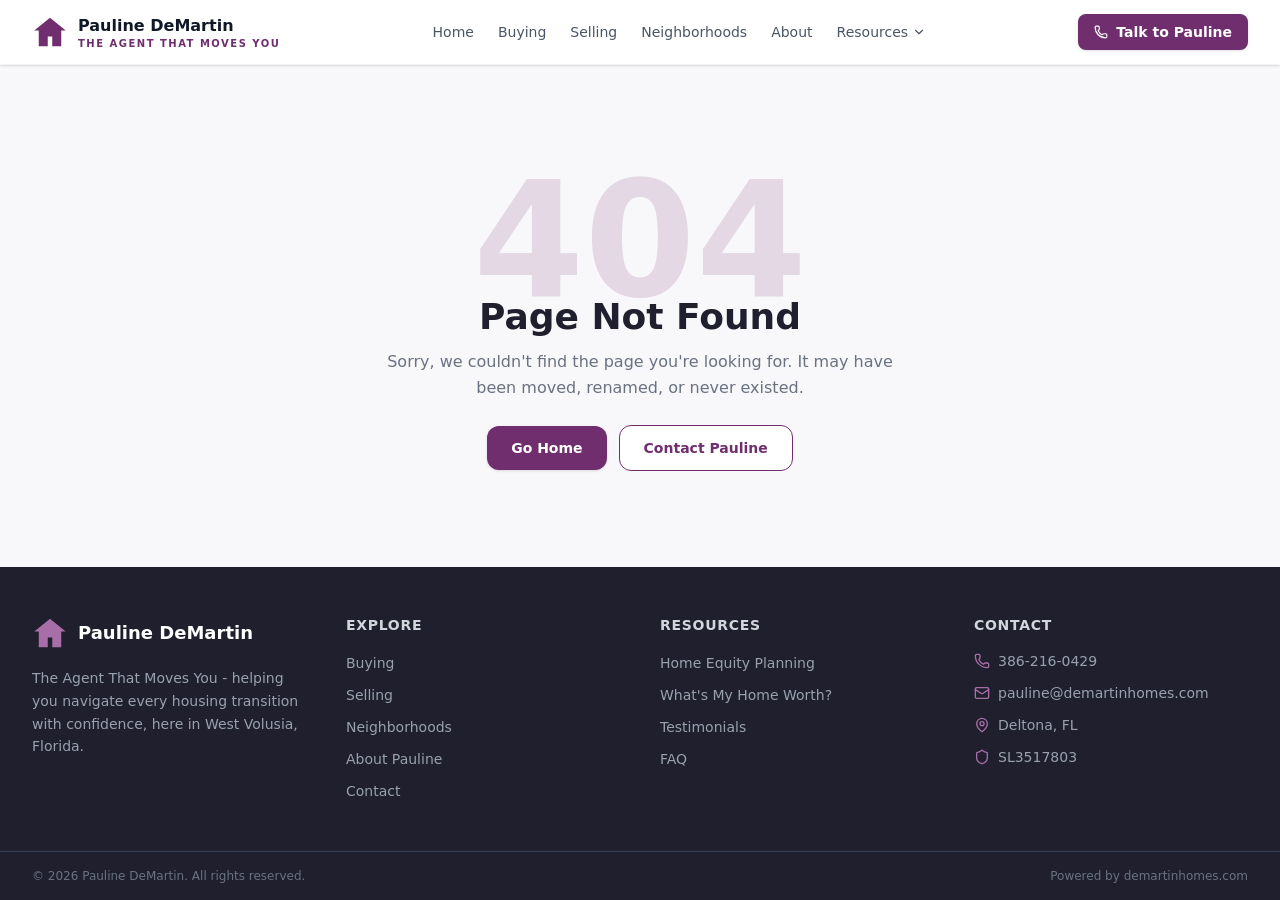
<file: 404/index.html>
<!DOCTYPE html><html lang="en" class="inter_5901b7c6-module__ec5Qua__variable"><head><meta charSet="utf-8"/><meta name="viewport" content="width=device-width, initial-scale=1"/><link rel="stylesheet" href="/_next/static/chunks/1o2__x182su04.css" data-precedence="next"/><link rel="preload" as="script" fetchPriority="low" href="/_next/static/chunks/21y3go662gzm2.js"/><script src="/_next/static/chunks/2o1jw19xgqkzz.js" async=""></script><script src="/_next/static/chunks/3peubv2924kx4.js" async=""></script><script src="/_next/static/chunks/turbopack-43fj6arzy7gf4.js" async=""></script><script src="/_next/static/chunks/05-c3ty_6dwfk.js" async=""></script><script src="/_next/static/chunks/14mrh2-p_w84d.js" async=""></script><script src="/_next/static/chunks/2yl7ev31m0ghk.js" async=""></script><meta name="robots" content="noindex"/><meta name="next-size-adjust" content=""/><title>Pauline DeMartin - The Agent That Moves You | West Volusia FL REALTOR</title><meta name="description" content="Pauline DeMartin helps people navigate every housing transition with confidence in West Volusia, Florida - with practical resources and clear, no-pressure guidance."/><link rel="icon" href="/favicon.ico?favicon.2vob68tjqpejf.ico" sizes="256x256" type="image/x-icon"/><script src="/_next/static/chunks/0cz1d0mv5g_q7.js" noModule=""></script></head><body class="font-sans antialiased"><div hidden=""><!--$--><!--/$--></div><div class="min-h-screen bg-[#F8F7FA] flex flex-col"><header class="sticky top-0 z-50 bg-white/95 backdrop-blur-sm border-b border-gray-100 shadow-sm"><div class="max-w-7xl mx-auto px-4 lg:px-8 flex items-center justify-between h-16"><a class="flex items-center gap-2.5 shrink-0 group" href="/"><svg viewBox="0 0 24 24" class="w-9 h-9 fill-[#702E6F] group-hover:fill-[#5A2559] transition-colors flex-shrink-0" aria-hidden="true"><path d="M12 2.5 1.5 11h3v10.5h6V15h3v6.5h6V11h3L12 2.5z"></path></svg><div class="leading-tight"><p class="text-base font-bold text-gray-900 tracking-normal antialiased subpixel-antialiased">Pauline DeMartin</p><p class="text-[10px] font-semibold text-[#702E6F] uppercase tracking-[0.15em]">The Agent That Moves You</p></div></a><nav class="hidden xl:flex items-center gap-6"><a class="text-sm font-medium transition-colors text-gray-600 hover:text-[#702E6F]" href="/">Home</a><a class="text-sm font-medium transition-colors text-gray-600 hover:text-[#702E6F]" href="/buyers/">Buying</a><a class="text-sm font-medium transition-colors text-gray-600 hover:text-[#702E6F]" href="/sellers/">Selling</a><a class="text-sm font-medium transition-colors text-gray-600 hover:text-[#702E6F]" href="/neighborhoods/">Neighborhoods</a><a class="text-sm font-medium transition-colors text-gray-600 hover:text-[#702E6F]" href="/about/">About</a><div class="relative group"><button type="button" class="flex items-center gap-1 text-sm font-medium text-gray-600 group-hover:text-[#702E6F] transition-colors">Resources <svg xmlns="http://www.w3.org/2000/svg" width="14" height="14" viewBox="0 0 24 24" fill="none" stroke="currentColor" stroke-width="2" stroke-linecap="round" stroke-linejoin="round" class="lucide lucide-chevron-down group-hover:rotate-180 transition-transform" aria-hidden="true"><path d="m6 9 6 6 6-6"></path></svg></button><div class="absolute right-0 top-full pt-3 opacity-0 invisible group-hover:opacity-100 group-hover:visible transition-all duration-150"><div class="w-60 bg-white rounded-xl border border-gray-100 shadow-lg py-2"><a class="block px-4 py-2 text-sm transition-colors text-gray-600 hover:text-[#702E6F] hover:bg-gray-50" href="/home-equity-planning/">Home Equity Planning</a><a class="block px-4 py-2 text-sm transition-colors text-gray-600 hover:text-[#702E6F] hover:bg-gray-50" href="/home-valuation/">What&#x27;s My Home Worth?</a><a class="block px-4 py-2 text-sm transition-colors text-gray-600 hover:text-[#702E6F] hover:bg-gray-50" href="/testimonials/">Testimonials</a><a class="block px-4 py-2 text-sm transition-colors text-gray-600 hover:text-[#702E6F] hover:bg-gray-50" href="/faq/">FAQ</a></div></div></div></nav><div class="flex items-center gap-3"><a class="hidden md:inline-flex items-center gap-2 bg-[#702E6F] hover:bg-[#5A2559] text-white text-sm font-semibold px-4 py-2 rounded-lg transition-colors shadow-sm" href="/contact/"><svg xmlns="http://www.w3.org/2000/svg" width="14" height="14" viewBox="0 0 24 24" fill="none" stroke="currentColor" stroke-width="2" stroke-linecap="round" stroke-linejoin="round" class="lucide lucide-phone" aria-hidden="true"><path d="M13.832 16.568a1 1 0 0 0 1.213-.303l.355-.465A2 2 0 0 1 17 15h3a2 2 0 0 1 2 2v3a2 2 0 0 1-2 2A18 18 0 0 1 2 4a2 2 0 0 1 2-2h3a2 2 0 0 1 2 2v3a2 2 0 0 1-.8 1.6l-.468.351a1 1 0 0 0-.292 1.233 14 14 0 0 0 6.392 6.384"></path></svg>Talk to Pauline</a><button class="xl:hidden p-2 text-gray-600 hover:text-[#702E6F] rounded-md" aria-label="Toggle menu"><svg xmlns="http://www.w3.org/2000/svg" width="22" height="22" viewBox="0 0 24 24" fill="none" stroke="currentColor" stroke-width="2" stroke-linecap="round" stroke-linejoin="round" class="lucide lucide-menu" aria-hidden="true"><path d="M4 5h16"></path><path d="M4 12h16"></path><path d="M4 19h16"></path></svg></button></div></div></header><main class="flex-1 flex items-center justify-center px-4 py-24"><div class="text-center max-w-lg"><div class="text-[120px] md:text-[160px] font-bold text-[#702E6F] leading-none opacity-15 select-none mb-0">404</div><div class="-mt-6 mb-6"><h1 class="text-3xl md:text-4xl font-bold text-[#1F1F2E] mb-3">Page Not Found</h1><p class="text-gray-500 text-base leading-relaxed">Sorry, we couldn&#x27;t find the page you&#x27;re looking for. It may have been moved, renamed, or never existed.</p></div><div class="flex flex-col sm:flex-row items-center justify-center gap-3"><a class="inline-block px-6 py-3 bg-[#702E6F] text-white font-semibold rounded-xl hover:bg-[#5A2559] transition-colors duration-200 text-sm shadow-sm w-full sm:w-auto" href="/">Go Home</a><a class="inline-block px-6 py-3 bg-white text-[#702E6F] font-semibold rounded-xl border border-[#702E6F] hover:bg-purple-50 transition-colors duration-200 text-sm w-full sm:w-auto" href="/contact/">Contact Pauline</a></div></div></main><footer class="bg-[#1F1F2E] text-white"><div class="max-w-7xl mx-auto px-4 sm:px-6 lg:px-8 py-12"><div class="grid grid-cols-1 sm:grid-cols-2 lg:grid-cols-4 gap-10"><div><div class="flex items-center gap-2.5 mb-4"><svg viewBox="0 0 24 24" class="w-9 h-9 fill-[#A86EA7] flex-shrink-0" aria-hidden="true"><path d="M12 2.5 1.5 11h3v10.5h6V15h3v6.5h6V11h3L12 2.5z"></path></svg><span class="font-semibold text-lg">Pauline DeMartin</span></div><p class="text-gray-400 text-sm leading-relaxed">The Agent That Moves You - helping you navigate every housing transition with confidence, here in West Volusia, Florida.</p></div><div><h3 class="font-semibold text-sm uppercase tracking-wider text-gray-300 mb-4">Explore</h3><ul class="space-y-2"><li><a class="text-gray-400 hover:text-[#A86EA7] text-sm transition-colors duration-150" href="/buyers/">Buying</a></li><li><a class="text-gray-400 hover:text-[#A86EA7] text-sm transition-colors duration-150" href="/sellers/">Selling</a></li><li><a class="text-gray-400 hover:text-[#A86EA7] text-sm transition-colors duration-150" href="/neighborhoods/">Neighborhoods</a></li><li><a class="text-gray-400 hover:text-[#A86EA7] text-sm transition-colors duration-150" href="/about/">About Pauline</a></li><li><a class="text-gray-400 hover:text-[#A86EA7] text-sm transition-colors duration-150" href="/contact/">Contact</a></li></ul></div><div><h3 class="font-semibold text-sm uppercase tracking-wider text-gray-300 mb-4">Resources</h3><ul class="space-y-2"><li><a class="text-gray-400 hover:text-[#A86EA7] text-sm transition-colors duration-150" href="/home-equity-planning/">Home Equity Planning</a></li><li><a class="text-gray-400 hover:text-[#A86EA7] text-sm transition-colors duration-150" href="/home-valuation/">What&#x27;s My Home Worth?</a></li><li><a class="text-gray-400 hover:text-[#A86EA7] text-sm transition-colors duration-150" href="/testimonials/">Testimonials</a></li><li><a class="text-gray-400 hover:text-[#A86EA7] text-sm transition-colors duration-150" href="/faq/">FAQ</a></li></ul></div><div><h3 class="font-semibold text-sm uppercase tracking-wider text-gray-300 mb-4">Contact</h3><ul class="space-y-3"><li class="flex items-start gap-2 text-sm text-gray-400"><svg xmlns="http://www.w3.org/2000/svg" width="16" height="16" viewBox="0 0 24 24" fill="none" stroke="currentColor" stroke-width="2" stroke-linecap="round" stroke-linejoin="round" class="lucide lucide-phone mt-0.5 text-[#A86EA7] flex-shrink-0" aria-hidden="true"><path d="M13.832 16.568a1 1 0 0 0 1.213-.303l.355-.465A2 2 0 0 1 17 15h3a2 2 0 0 1 2 2v3a2 2 0 0 1-2 2A18 18 0 0 1 2 4a2 2 0 0 1 2-2h3a2 2 0 0 1 2 2v3a2 2 0 0 1-.8 1.6l-.468.351a1 1 0 0 0-.292 1.233 14 14 0 0 0 6.392 6.384"></path></svg><a href="tel:386-216-0429" class="hover:text-[#A86EA7] transition-colors">386-216-0429</a></li><li class="flex items-start gap-2 text-sm text-gray-400"><svg xmlns="http://www.w3.org/2000/svg" width="16" height="16" viewBox="0 0 24 24" fill="none" stroke="currentColor" stroke-width="2" stroke-linecap="round" stroke-linejoin="round" class="lucide lucide-mail mt-0.5 text-[#A86EA7] flex-shrink-0" aria-hidden="true"><path d="m22 7-8.991 5.727a2 2 0 0 1-2.009 0L2 7"></path><rect x="2" y="4" width="20" height="16" rx="2"></rect></svg><a href="mailto:pauline@demartinhomes.com" class="hover:text-[#A86EA7] transition-colors break-all">pauline@demartinhomes.com</a></li><li class="flex items-start gap-2 text-sm text-gray-400"><svg xmlns="http://www.w3.org/2000/svg" width="16" height="16" viewBox="0 0 24 24" fill="none" stroke="currentColor" stroke-width="2" stroke-linecap="round" stroke-linejoin="round" class="lucide lucide-map-pin mt-0.5 text-[#A86EA7] flex-shrink-0" aria-hidden="true"><path d="M20 10c0 4.993-5.539 10.193-7.399 11.799a1 1 0 0 1-1.202 0C9.539 20.193 4 14.993 4 10a8 8 0 0 1 16 0"></path><circle cx="12" cy="10" r="3"></circle></svg><span>Deltona, FL</span></li><li class="flex items-start gap-2 text-sm text-gray-400"><svg xmlns="http://www.w3.org/2000/svg" width="16" height="16" viewBox="0 0 24 24" fill="none" stroke="currentColor" stroke-width="2" stroke-linecap="round" stroke-linejoin="round" class="lucide lucide-shield mt-0.5 text-[#A86EA7] flex-shrink-0" aria-hidden="true"><path d="M20 13c0 5-3.5 7.5-7.66 8.95a1 1 0 0 1-.67-.01C7.5 20.5 4 18 4 13V6a1 1 0 0 1 1-1c2 0 4.5-1.2 6.24-2.72a1.17 1.17 0 0 1 1.52 0C14.51 3.81 17 5 19 5a1 1 0 0 1 1 1z"></path></svg><span>SL3517803</span></li></ul></div></div></div><div class="border-t border-gray-700"><div class="max-w-7xl mx-auto px-4 sm:px-6 lg:px-8 py-4 flex flex-col sm:flex-row items-center justify-between gap-2"><p class="text-gray-500 text-xs">© <!-- -->2026<!-- --> Pauline DeMartin. All rights reserved.</p><p class="text-gray-500 text-xs">Powered by<!-- --> <a href="https://demartinhomes.com" class="hover:text-[#A86EA7] transition-colors">demartinhomes.com</a></p></div></div></footer></div><!--$--><!--/$--><script src="/_next/static/chunks/21y3go662gzm2.js" id="_R_" async=""></script><script>(self.__next_f=self.__next_f||[]).push([0])</script><script>self.__next_f.push([1,"1:\"$Sreact.fragment\"\n2:I[39756,[\"/_next/static/chunks/05-c3ty_6dwfk.js\",\"/_next/static/chunks/14mrh2-p_w84d.js\"],\"default\"]\n3:I[37457,[\"/_next/static/chunks/05-c3ty_6dwfk.js\",\"/_next/static/chunks/14mrh2-p_w84d.js\"],\"default\"]\n4:I[45678,[\"/_next/static/chunks/05-c3ty_6dwfk.js\",\"/_next/static/chunks/14mrh2-p_w84d.js\",\"/_next/static/chunks/2yl7ev31m0ghk.js\"],\"default\"]\n5:I[22016,[\"/_next/static/chunks/05-c3ty_6dwfk.js\",\"/_next/static/chunks/14mrh2-p_w84d.js\",\"/_next/static/chunks/2yl7ev31m0ghk.js\"],\"\"]\nd:I[68027,[\"/_next/static/chunks/05-c3ty_6dwfk.js\",\"/_next/static/chunks/14mrh2-p_w84d.js\"],\"default\",1]\n:HL[\"/_next/static/chunks/1o2__x182su04.css\",\"style\"]\n"])</script><script>self.__next_f.push([1,"0:{\"P\":null,\"c\":[\"\",\"_not-found\",\"\"],\"q\":\"\",\"i\":false,\"f\":[[[\"\",{\"children\":[\"/_not-found\",{\"children\":[\"__PAGE__\",{}]}]},\"$undefined\",\"$undefined\",16],[[\"$\",\"$1\",\"c\",{\"children\":[[[\"$\",\"link\",\"0\",{\"rel\":\"stylesheet\",\"href\":\"/_next/static/chunks/1o2__x182su04.css\",\"precedence\":\"next\",\"crossOrigin\":\"$undefined\",\"nonce\":\"$undefined\"}],[\"$\",\"script\",\"script-0\",{\"src\":\"/_next/static/chunks/05-c3ty_6dwfk.js\",\"async\":true,\"nonce\":\"$undefined\"}],[\"$\",\"script\",\"script-1\",{\"src\":\"/_next/static/chunks/14mrh2-p_w84d.js\",\"async\":true,\"nonce\":\"$undefined\"}]],[\"$\",\"html\",null,{\"lang\":\"en\",\"className\":\"inter_5901b7c6-module__ec5Qua__variable\",\"children\":[\"$\",\"body\",null,{\"className\":\"font-sans antialiased\",\"children\":[\"$\",\"$L2\",null,{\"parallelRouterKey\":\"children\",\"error\":\"$undefined\",\"errorStyles\":\"$undefined\",\"errorScripts\":\"$undefined\",\"template\":[\"$\",\"$L3\",null,{}],\"templateStyles\":\"$undefined\",\"templateScripts\":\"$undefined\",\"notFound\":[[\"$\",\"div\",null,{\"className\":\"min-h-screen bg-[#F8F7FA] flex flex-col\",\"children\":[[\"$\",\"$L4\",null,{}],[\"$\",\"main\",null,{\"className\":\"flex-1 flex items-center justify-center px-4 py-24\",\"children\":[\"$\",\"div\",null,{\"className\":\"text-center max-w-lg\",\"children\":[[\"$\",\"div\",null,{\"className\":\"text-[120px] md:text-[160px] font-bold text-[#702E6F] leading-none opacity-15 select-none mb-0\",\"children\":\"404\"}],[\"$\",\"div\",null,{\"className\":\"-mt-6 mb-6\",\"children\":[[\"$\",\"h1\",null,{\"className\":\"text-3xl md:text-4xl font-bold text-[#1F1F2E] mb-3\",\"children\":\"Page Not Found\"}],[\"$\",\"p\",null,{\"className\":\"text-gray-500 text-base leading-relaxed\",\"children\":\"Sorry, we couldn't find the page you're looking for. It may have been moved, renamed, or never existed.\"}]]}],[\"$\",\"div\",null,{\"className\":\"flex flex-col sm:flex-row items-center justify-center gap-3\",\"children\":[[\"$\",\"$L5\",null,{\"href\":\"/\",\"className\":\"inline-block px-6 py-3 bg-[#702E6F] text-white font-semibold rounded-xl hover:bg-[#5A2559] transition-colors duration-200 text-sm shadow-sm w-full sm:w-auto\",\"children\":\"Go Home\"}],[\"$\",\"$L5\",null,{\"href\":\"/contact\",\"className\":\"inline-block px-6 py-3 bg-white text-[#702E6F] font-semibold rounded-xl border border-[#702E6F] hover:bg-purple-50 transition-colors duration-200 text-sm w-full sm:w-auto\",\"children\":\"Contact Pauline\"}]]}]]}]}],[\"$\",\"footer\",null,{\"className\":\"bg-[#1F1F2E] text-white\",\"children\":[[\"$\",\"div\",null,{\"className\":\"max-w-7xl mx-auto px-4 sm:px-6 lg:px-8 py-12\",\"children\":[\"$\",\"div\",null,{\"className\":\"grid grid-cols-1 sm:grid-cols-2 lg:grid-cols-4 gap-10\",\"children\":[[\"$\",\"div\",null,{\"children\":[[\"$\",\"div\",null,{\"className\":\"flex items-center gap-2.5 mb-4\",\"children\":[[\"$\",\"svg\",null,{\"viewBox\":\"0 0 24 24\",\"className\":\"w-9 h-9 fill-[#A86EA7] flex-shrink-0\",\"aria-hidden\":\"true\",\"children\":[\"$\",\"path\",null,{\"d\":\"M12 2.5 1.5 11h3v10.5h6V15h3v6.5h6V11h3L12 2.5z\"}]}],[\"$\",\"span\",null,{\"className\":\"font-semibold text-lg\",\"children\":\"Pauline DeMartin\"}]]}],[\"$\",\"p\",null,{\"className\":\"text-gray-400 text-sm leading-relaxed\",\"children\":\"The Agent That Moves You - helping you navigate every housing transition with confidence, here in West Volusia, Florida.\"}]]}],[\"$\",\"div\",null,{\"children\":[[\"$\",\"h3\",null,{\"className\":\"font-semibold text-sm uppercase tracking-wider text-gray-300 mb-4\",\"children\":\"Explore\"}],[\"$\",\"ul\",null,{\"className\":\"space-y-2\",\"children\":[[\"$\",\"li\",\"/buyers\",{\"children\":[\"$\",\"$L5\",null,{\"href\":\"/buyers\",\"className\":\"text-gray-400 hover:text-[#A86EA7] text-sm transition-colors duration-150\",\"children\":\"Buying\"}]}],[\"$\",\"li\",\"/sellers\",{\"children\":[\"$\",\"$L5\",null,{\"href\":\"/sellers\",\"className\":\"text-gray-400 hover:text-[#A86EA7] text-sm transition-colors duration-150\",\"children\":\"Selling\"}]}],[\"$\",\"li\",\"/neighborhoods\",{\"children\":[\"$\",\"$L5\",null,{\"href\":\"/neighborhoods\",\"className\":\"text-gray-400 hover:text-[#A86EA7] text-sm transition-colors duration-150\",\"children\":\"Neighborhoods\"}]}],[\"$\",\"li\",\"/about\",{\"children\":[\"$\",\"$L5\",null,{\"href\":\"/about\",\"className\":\"text-gray-400 hover:text-[#A86EA7] text-sm transition-colors duration-150\",\"children\":\"About Pauline\"}]}],[\"$\",\"li\",\"/contact\",{\"children\":[\"$\",\"$L5\",null,{\"href\":\"/contact\",\"className\":\"text-gray-400 hover:text-[#A86EA7] text-sm transition-colors duration-150\",\"children\":\"Contact\"}]}]]}]]}],[\"$\",\"div\",null,{\"children\":[[\"$\",\"h3\",null,{\"className\":\"font-semibold text-sm uppercase tracking-wider text-gray-300 mb-4\",\"children\":\"Resources\"}],\"$L6\"]}],\"$L7\"]}]}],\"$L8\"]}]]}],[]],\"forbidden\":\"$undefined\",\"unauthorized\":\"$undefined\"}]}]}]]}],{\"children\":[\"$L9\",{\"children\":[\"$La\",{},null,false,null]},null,false,\"$@b\"]},null,false,null],\"$Lc\",false]],\"m\":\"$undefined\",\"G\":[\"$d\",[\"$Le\"]],\"S\":true,\"h\":null,\"s\":\"$undefined\",\"l\":\"$undefined\",\"p\":\"$undefined\",\"d\":\"$undefined\",\"b\":\"Izmwsn5FGJajeOmiXzIKZ\"}\n"])</script><script>self.__next_f.push([1,"f:I[5014,[\"/_next/static/chunks/05-c3ty_6dwfk.js\",\"/_next/static/chunks/14mrh2-p_w84d.js\",\"/_next/static/chunks/2yl7ev31m0ghk.js\"],\"default\"]\n16:I[97367,[\"/_next/static/chunks/05-c3ty_6dwfk.js\",\"/_next/static/chunks/14mrh2-p_w84d.js\"],\"ViewportBoundary\"]\n18:I[97367,[\"/_next/static/chunks/05-c3ty_6dwfk.js\",\"/_next/static/chunks/14mrh2-p_w84d.js\"],\"MetadataBoundary\"]\n19:\"$Sreact.suspense\"\n6:[\"$\",\"ul\",null,{\"className\":\"space-y-2\",\"children\":[[\"$\",\"li\",\"/home-equity-planning\",{\"children\":[\"$\",\"$L5\",null,{\"href\":\"/home-equity-planning\",\"className\":\"text-gray-400 hover:text-[#A86EA7] text-sm transition-colors duration-150\",\"children\":\"Home Equity Planning\"}]}],[\"$\",\"li\",\"/home-valuation\",{\"children\":[\"$\",\"$L5\",null,{\"href\":\"/home-valuation\",\"className\":\"text-gray-400 hover:text-[#A86EA7] text-sm transition-colors duration-150\",\"children\":\"What's My Home Worth?\"}]}],[\"$\",\"li\",\"/testimonials\",{\"children\":[\"$\",\"$L5\",null,{\"href\":\"/testimonials\",\"className\":\"text-gray-400 hover:text-[#A86EA7] text-sm transition-colors duration-150\",\"children\":\"Testimonials\"}]}],[\"$\",\"li\",\"/faq\",{\"children\":[\"$\",\"$L5\",null,{\"href\":\"/faq\",\"className\":\"text-gray-400 hover:text-[#A86EA7] text-sm transition-colors duration-150\",\"children\":\"FAQ\"}]}]]}]\n"])</script><script>self.__next_f.push([1,"7:[\"$\",\"div\",null,{\"children\":[[\"$\",\"h3\",null,{\"className\":\"font-semibold text-sm uppercase tracking-wider text-gray-300 mb-4\",\"children\":\"Contact\"}],[\"$\",\"ul\",null,{\"className\":\"space-y-3\",\"children\":[[\"$\",\"li\",null,{\"className\":\"flex items-start gap-2 text-sm text-gray-400\",\"children\":[[\"$\",\"$Lf\",null,{\"ref\":\"$undefined\",\"iconNode\":[[\"path\",{\"d\":\"M13.832 16.568a1 1 0 0 0 1.213-.303l.355-.465A2 2 0 0 1 17 15h3a2 2 0 0 1 2 2v3a2 2 0 0 1-2 2A18 18 0 0 1 2 4a2 2 0 0 1 2-2h3a2 2 0 0 1 2 2v3a2 2 0 0 1-.8 1.6l-.468.351a1 1 0 0 0-.292 1.233 14 14 0 0 0 6.392 6.384\",\"key\":\"9njp5v\"}]],\"className\":\"lucide-phone mt-0.5 text-[#A86EA7] flex-shrink-0\",\"size\":16}],[\"$\",\"a\",null,{\"href\":\"tel:386-216-0429\",\"className\":\"hover:text-[#A86EA7] transition-colors\",\"children\":\"386-216-0429\"}]]}],[\"$\",\"li\",null,{\"className\":\"flex items-start gap-2 text-sm text-gray-400\",\"children\":[[\"$\",\"$Lf\",null,{\"ref\":\"$undefined\",\"iconNode\":[[\"path\",{\"d\":\"m22 7-8.991 5.727a2 2 0 0 1-2.009 0L2 7\",\"key\":\"132q7q\"}],[\"rect\",{\"x\":\"2\",\"y\":\"4\",\"width\":\"20\",\"height\":\"16\",\"rx\":\"2\",\"key\":\"izxlao\"}]],\"className\":\"lucide-mail mt-0.5 text-[#A86EA7] flex-shrink-0\",\"size\":16}],[\"$\",\"a\",null,{\"href\":\"mailto:pauline@demartinhomes.com\",\"className\":\"hover:text-[#A86EA7] transition-colors break-all\",\"children\":\"pauline@demartinhomes.com\"}]]}],[\"$\",\"li\",null,{\"className\":\"flex items-start gap-2 text-sm text-gray-400\",\"children\":[[\"$\",\"$Lf\",null,{\"ref\":\"$undefined\",\"iconNode\":[[\"path\",{\"d\":\"M20 10c0 4.993-5.539 10.193-7.399 11.799a1 1 0 0 1-1.202 0C9.539 20.193 4 14.993 4 10a8 8 0 0 1 16 0\",\"key\":\"1r0f0z\"}],[\"circle\",{\"cx\":\"12\",\"cy\":\"10\",\"r\":\"3\",\"key\":\"ilqhr7\"}]],\"className\":\"lucide-map-pin mt-0.5 text-[#A86EA7] flex-shrink-0\",\"size\":16}],[\"$\",\"span\",null,{\"children\":\"Deltona, FL\"}]]}],[\"$\",\"li\",null,{\"className\":\"flex items-start gap-2 text-sm text-gray-400\",\"children\":[[\"$\",\"$Lf\",null,{\"ref\":\"$undefined\",\"iconNode\":[[\"path\",{\"d\":\"M20 13c0 5-3.5 7.5-7.66 8.95a1 1 0 0 1-.67-.01C7.5 20.5 4 18 4 13V6a1 1 0 0 1 1-1c2 0 4.5-1.2 6.24-2.72a1.17 1.17 0 0 1 1.52 0C14.51 3.81 17 5 19 5a1 1 0 0 1 1 1z\",\"key\":\"oel41y\"}]],\"className\":\"lucide-shield mt-0.5 text-[#A86EA7] flex-shrink-0\",\"size\":16}],[\"$\",\"span\",null,{\"children\":\"SL3517803\"}]]}]]}]]}]\n"])</script><script>self.__next_f.push([1,"8:[\"$\",\"div\",null,{\"className\":\"border-t border-gray-700\",\"children\":[\"$\",\"div\",null,{\"className\":\"max-w-7xl mx-auto px-4 sm:px-6 lg:px-8 py-4 flex flex-col sm:flex-row items-center justify-between gap-2\",\"children\":[[\"$\",\"p\",null,{\"className\":\"text-gray-500 text-xs\",\"children\":[\"© \",2026,\" Pauline DeMartin. All rights reserved.\"]}],[\"$\",\"p\",null,{\"className\":\"text-gray-500 text-xs\",\"children\":[\"Powered by\",\" \",[\"$\",\"a\",null,{\"href\":\"https://demartinhomes.com\",\"className\":\"hover:text-[#A86EA7] transition-colors\",\"children\":\"demartinhomes.com\"}]]}]]}]}]\n9:[\"$\",\"$1\",\"c\",{\"children\":[null,[\"$\",\"$L2\",null,{\"parallelRouterKey\":\"children\",\"error\":\"$undefined\",\"errorStyles\":\"$undefined\",\"errorScripts\":\"$undefined\",\"template\":[\"$\",\"$L3\",null,{}],\"templateStyles\":\"$undefined\",\"templateScripts\":\"$undefined\",\"notFound\":\"$undefined\",\"forbidden\":\"$undefined\",\"unauthorized\":\"$undefined\"}]]}]\n"])</script><script>self.__next_f.push([1,"a:[\"$\",\"$1\",\"c\",{\"children\":[[\"$\",\"div\",null,{\"className\":\"min-h-screen bg-[#F8F7FA] flex flex-col\",\"children\":[[\"$\",\"$L4\",null,{}],[\"$\",\"main\",null,{\"className\":\"flex-1 flex items-center justify-center px-4 py-24\",\"children\":[\"$\",\"div\",null,{\"className\":\"text-center max-w-lg\",\"children\":[[\"$\",\"div\",null,{\"className\":\"text-[120px] md:text-[160px] font-bold text-[#702E6F] leading-none opacity-15 select-none mb-0\",\"children\":\"404\"}],[\"$\",\"div\",null,{\"className\":\"-mt-6 mb-6\",\"children\":[[\"$\",\"h1\",null,{\"className\":\"text-3xl md:text-4xl font-bold text-[#1F1F2E] mb-3\",\"children\":\"Page Not Found\"}],[\"$\",\"p\",null,{\"className\":\"text-gray-500 text-base leading-relaxed\",\"children\":\"Sorry, we couldn't find the page you're looking for. It may have been moved, renamed, or never existed.\"}]]}],[\"$\",\"div\",null,{\"className\":\"flex flex-col sm:flex-row items-center justify-center gap-3\",\"children\":[[\"$\",\"$L5\",null,{\"href\":\"/\",\"className\":\"inline-block px-6 py-3 bg-[#702E6F] text-white font-semibold rounded-xl hover:bg-[#5A2559] transition-colors duration-200 text-sm shadow-sm w-full sm:w-auto\",\"children\":\"Go Home\"}],[\"$\",\"$L5\",null,{\"href\":\"/contact\",\"className\":\"inline-block px-6 py-3 bg-white text-[#702E6F] font-semibold rounded-xl border border-[#702E6F] hover:bg-purple-50 transition-colors duration-200 text-sm w-full sm:w-auto\",\"children\":\"Contact Pauline\"}]]}]]}]}],[\"$\",\"footer\",null,{\"className\":\"bg-[#1F1F2E] text-white\",\"children\":[[\"$\",\"div\",null,{\"className\":\"max-w-7xl mx-auto px-4 sm:px-6 lg:px-8 py-12\",\"children\":[\"$\",\"div\",null,{\"className\":\"grid grid-cols-1 sm:grid-cols-2 lg:grid-cols-4 gap-10\",\"children\":[[\"$\",\"div\",null,{\"children\":[[\"$\",\"div\",null,{\"className\":\"flex items-center gap-2.5 mb-4\",\"children\":[[\"$\",\"svg\",null,{\"viewBox\":\"0 0 24 24\",\"className\":\"w-9 h-9 fill-[#A86EA7] flex-shrink-0\",\"aria-hidden\":\"true\",\"children\":[\"$\",\"path\",null,{\"d\":\"M12 2.5 1.5 11h3v10.5h6V15h3v6.5h6V11h3L12 2.5z\"}]}],[\"$\",\"span\",null,{\"className\":\"font-semibold text-lg\",\"children\":\"Pauline DeMartin\"}]]}],[\"$\",\"p\",null,{\"className\":\"text-gray-400 text-sm leading-relaxed\",\"children\":\"The Agent That Moves You - helping you navigate every housing transition with confidence, here in West Volusia, Florida.\"}]]}],[\"$\",\"div\",null,{\"children\":[[\"$\",\"h3\",null,{\"className\":\"font-semibold text-sm uppercase tracking-wider text-gray-300 mb-4\",\"children\":\"Explore\"}],[\"$\",\"ul\",null,{\"className\":\"space-y-2\",\"children\":[[\"$\",\"li\",\"/buyers\",{\"children\":[\"$\",\"$L5\",null,{\"href\":\"/buyers\",\"className\":\"text-gray-400 hover:text-[#A86EA7] text-sm transition-colors duration-150\",\"children\":\"Buying\"}]}],[\"$\",\"li\",\"/sellers\",{\"children\":[\"$\",\"$L5\",null,{\"href\":\"/sellers\",\"className\":\"text-gray-400 hover:text-[#A86EA7] text-sm transition-colors duration-150\",\"children\":\"Selling\"}]}],[\"$\",\"li\",\"/neighborhoods\",{\"children\":[\"$\",\"$L5\",null,{\"href\":\"/neighborhoods\",\"className\":\"text-gray-400 hover:text-[#A86EA7] text-sm transition-colors duration-150\",\"children\":\"Neighborhoods\"}]}],[\"$\",\"li\",\"/about\",{\"children\":[\"$\",\"$L5\",null,{\"href\":\"/about\",\"className\":\"text-gray-400 hover:text-[#A86EA7] text-sm transition-colors duration-150\",\"children\":\"About Pauline\"}]}],[\"$\",\"li\",\"/contact\",{\"children\":[\"$\",\"$L5\",null,{\"href\":\"/contact\",\"className\":\"text-gray-400 hover:text-[#A86EA7] text-sm transition-colors duration-150\",\"children\":\"Contact\"}]}]]}]]}],[\"$\",\"div\",null,{\"children\":[[\"$\",\"h3\",null,{\"className\":\"font-semibold text-sm uppercase tracking-wider text-gray-300 mb-4\",\"children\":\"Resources\"}],[\"$\",\"ul\",null,{\"className\":\"space-y-2\",\"children\":[[\"$\",\"li\",\"/home-equity-planning\",{\"children\":[\"$\",\"$L5\",null,{\"href\":\"/home-equity-planning\",\"className\":\"text-gray-400 hover:text-[#A86EA7] text-sm transition-colors duration-150\",\"children\":\"Home Equity Planning\"}]}],[\"$\",\"li\",\"/home-valuation\",{\"children\":[\"$\",\"$L5\",null,{\"href\":\"/home-valuation\",\"className\":\"text-gray-400 hover:text-[#A86EA7] text-sm transition-colors duration-150\",\"children\":\"What's My Home Worth?\"}]}],[\"$\",\"li\",\"/testimonials\",{\"children\":[\"$\",\"$L5\",null,{\"href\":\"/testimonials\",\"className\":\"text-gray-400 hover:text-[#A86EA7] text-sm transition-colors duration-150\",\"children\":\"Testimonials\"}]}],\"$L10\"]}]]}],\"$L11\"]}]}],\"$L12\"]}]]}],[\"$L13\"],\"$L14\"]}]\n"])</script><script>self.__next_f.push([1,"15:[]\nb:\"$W15\"\nc:[\"$\",\"$1\",\"h\",{\"children\":[[\"$\",\"meta\",null,{\"name\":\"robots\",\"content\":\"noindex\"}],[\"$\",\"$L16\",null,{\"children\":\"$L17\"}],[\"$\",\"div\",null,{\"hidden\":true,\"children\":[\"$\",\"$L18\",null,{\"children\":[\"$\",\"$19\",null,{\"name\":\"Next.Metadata\",\"children\":\"$L1a\"}]}]}],[\"$\",\"meta\",null,{\"name\":\"next-size-adjust\",\"content\":\"\"}]]}]\ne:[\"$\",\"link\",\"0\",{\"rel\":\"stylesheet\",\"href\":\"/_next/static/chunks/1o2__x182su04.css\",\"precedence\":\"next\",\"crossOrigin\":\"$undefined\",\"nonce\":\"$undefined\"}]\n"])</script><script>self.__next_f.push([1,"1b:I[97367,[\"/_next/static/chunks/05-c3ty_6dwfk.js\",\"/_next/static/chunks/14mrh2-p_w84d.js\"],\"OutletBoundary\"]\n10:[\"$\",\"li\",\"/faq\",{\"children\":[\"$\",\"$L5\",null,{\"href\":\"/faq\",\"className\":\"text-gray-400 hover:text-[#A86EA7] text-sm transition-colors duration-150\",\"children\":\"FAQ\"}]}]\n"])</script><script>self.__next_f.push([1,"11:[\"$\",\"div\",null,{\"children\":[[\"$\",\"h3\",null,{\"className\":\"font-semibold text-sm uppercase tracking-wider text-gray-300 mb-4\",\"children\":\"Contact\"}],[\"$\",\"ul\",null,{\"className\":\"space-y-3\",\"children\":[[\"$\",\"li\",null,{\"className\":\"flex items-start gap-2 text-sm text-gray-400\",\"children\":[[\"$\",\"$Lf\",null,{\"ref\":\"$undefined\",\"iconNode\":\"$7:props:children:1:props:children:0:props:children:0:props:iconNode\",\"className\":\"lucide-phone mt-0.5 text-[#A86EA7] flex-shrink-0\",\"size\":16}],[\"$\",\"a\",null,{\"href\":\"tel:386-216-0429\",\"className\":\"hover:text-[#A86EA7] transition-colors\",\"children\":\"386-216-0429\"}]]}],[\"$\",\"li\",null,{\"className\":\"flex items-start gap-2 text-sm text-gray-400\",\"children\":[[\"$\",\"$Lf\",null,{\"ref\":\"$undefined\",\"iconNode\":\"$7:props:children:1:props:children:1:props:children:0:props:iconNode\",\"className\":\"lucide-mail mt-0.5 text-[#A86EA7] flex-shrink-0\",\"size\":16}],[\"$\",\"a\",null,{\"href\":\"mailto:pauline@demartinhomes.com\",\"className\":\"hover:text-[#A86EA7] transition-colors break-all\",\"children\":\"pauline@demartinhomes.com\"}]]}],[\"$\",\"li\",null,{\"className\":\"flex items-start gap-2 text-sm text-gray-400\",\"children\":[[\"$\",\"$Lf\",null,{\"ref\":\"$undefined\",\"iconNode\":\"$7:props:children:1:props:children:2:props:children:0:props:iconNode\",\"className\":\"lucide-map-pin mt-0.5 text-[#A86EA7] flex-shrink-0\",\"size\":16}],[\"$\",\"span\",null,{\"children\":\"Deltona, FL\"}]]}],[\"$\",\"li\",null,{\"className\":\"flex items-start gap-2 text-sm text-gray-400\",\"children\":[[\"$\",\"$Lf\",null,{\"ref\":\"$undefined\",\"iconNode\":\"$7:props:children:1:props:children:3:props:children:0:props:iconNode\",\"className\":\"lucide-shield mt-0.5 text-[#A86EA7] flex-shrink-0\",\"size\":16}],[\"$\",\"span\",null,{\"children\":\"SL3517803\"}]]}]]}]]}]\n"])</script><script>self.__next_f.push([1,"12:[\"$\",\"div\",null,{\"className\":\"border-t border-gray-700\",\"children\":[\"$\",\"div\",null,{\"className\":\"max-w-7xl mx-auto px-4 sm:px-6 lg:px-8 py-4 flex flex-col sm:flex-row items-center justify-between gap-2\",\"children\":[[\"$\",\"p\",null,{\"className\":\"text-gray-500 text-xs\",\"children\":[\"© \",2026,\" Pauline DeMartin. All rights reserved.\"]}],[\"$\",\"p\",null,{\"className\":\"text-gray-500 text-xs\",\"children\":[\"Powered by\",\" \",[\"$\",\"a\",null,{\"href\":\"https://demartinhomes.com\",\"className\":\"hover:text-[#A86EA7] transition-colors\",\"children\":\"demartinhomes.com\"}]]}]]}]}]\n13:[\"$\",\"script\",\"script-0\",{\"src\":\"/_next/static/chunks/2yl7ev31m0ghk.js\",\"async\":true,\"nonce\":\"$undefined\"}]\n14:[\"$\",\"$L1b\",null,{\"children\":[\"$\",\"$19\",null,{\"name\":\"Next.MetadataOutlet\",\"children\":\"$@1c\"}]}]\n"])</script><script>self.__next_f.push([1,"17:[[\"$\",\"meta\",\"0\",{\"charSet\":\"utf-8\"}],[\"$\",\"meta\",\"1\",{\"name\":\"viewport\",\"content\":\"width=device-width, initial-scale=1\"}]]\n"])</script><script>self.__next_f.push([1,"1d:I[27201,[\"/_next/static/chunks/05-c3ty_6dwfk.js\",\"/_next/static/chunks/14mrh2-p_w84d.js\"],\"IconMark\"]\n1a:[[\"$\",\"title\",\"0\",{\"children\":\"Pauline DeMartin - The Agent That Moves You | West Volusia FL REALTOR\"}],[\"$\",\"meta\",\"1\",{\"name\":\"description\",\"content\":\"Pauline DeMartin helps people navigate every housing transition with confidence in West Volusia, Florida - with practical resources and clear, no-pressure guidance.\"}],[\"$\",\"link\",\"2\",{\"rel\":\"icon\",\"href\":\"/favicon.ico?favicon.2vob68tjqpejf.ico\",\"sizes\":\"256x256\",\"type\":\"image/x-icon\"}],[\"$\",\"$L1d\",\"3\",{}]]\n1c:null\n"])</script></body></html>
</file>
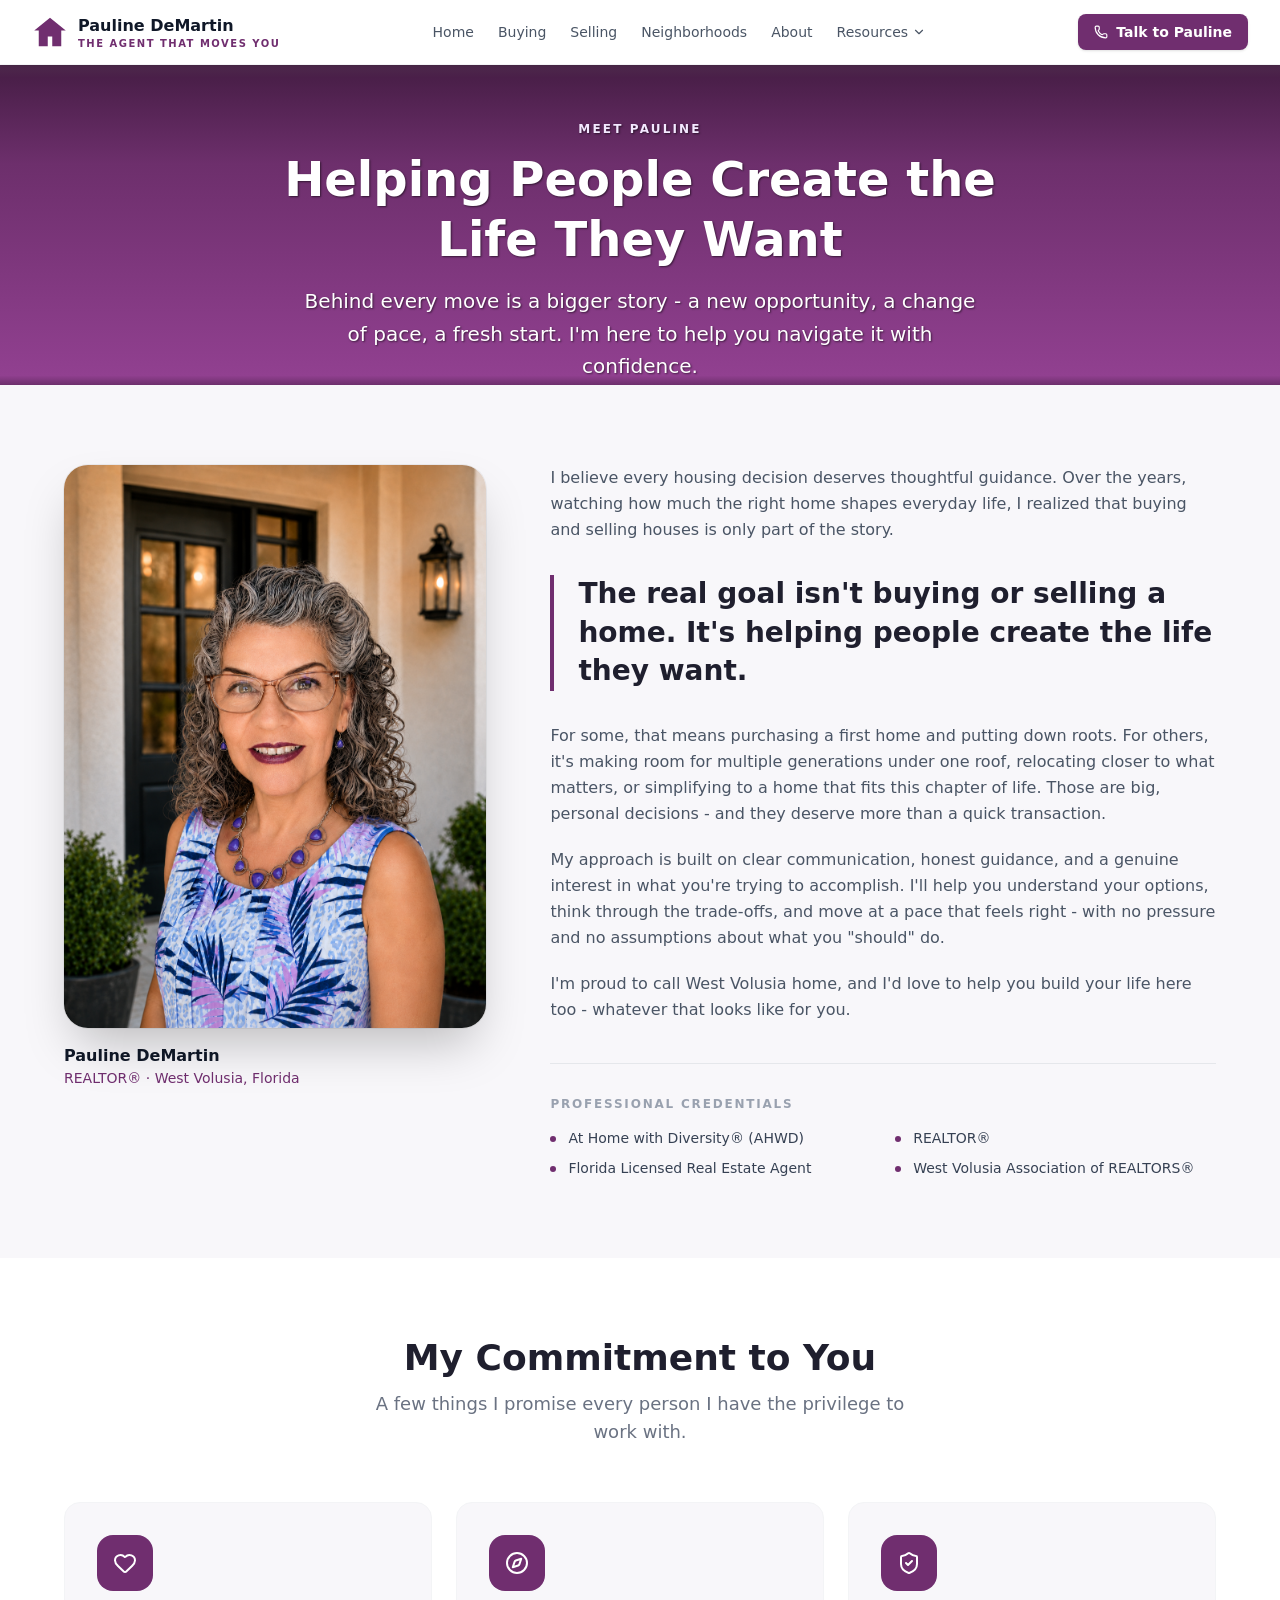
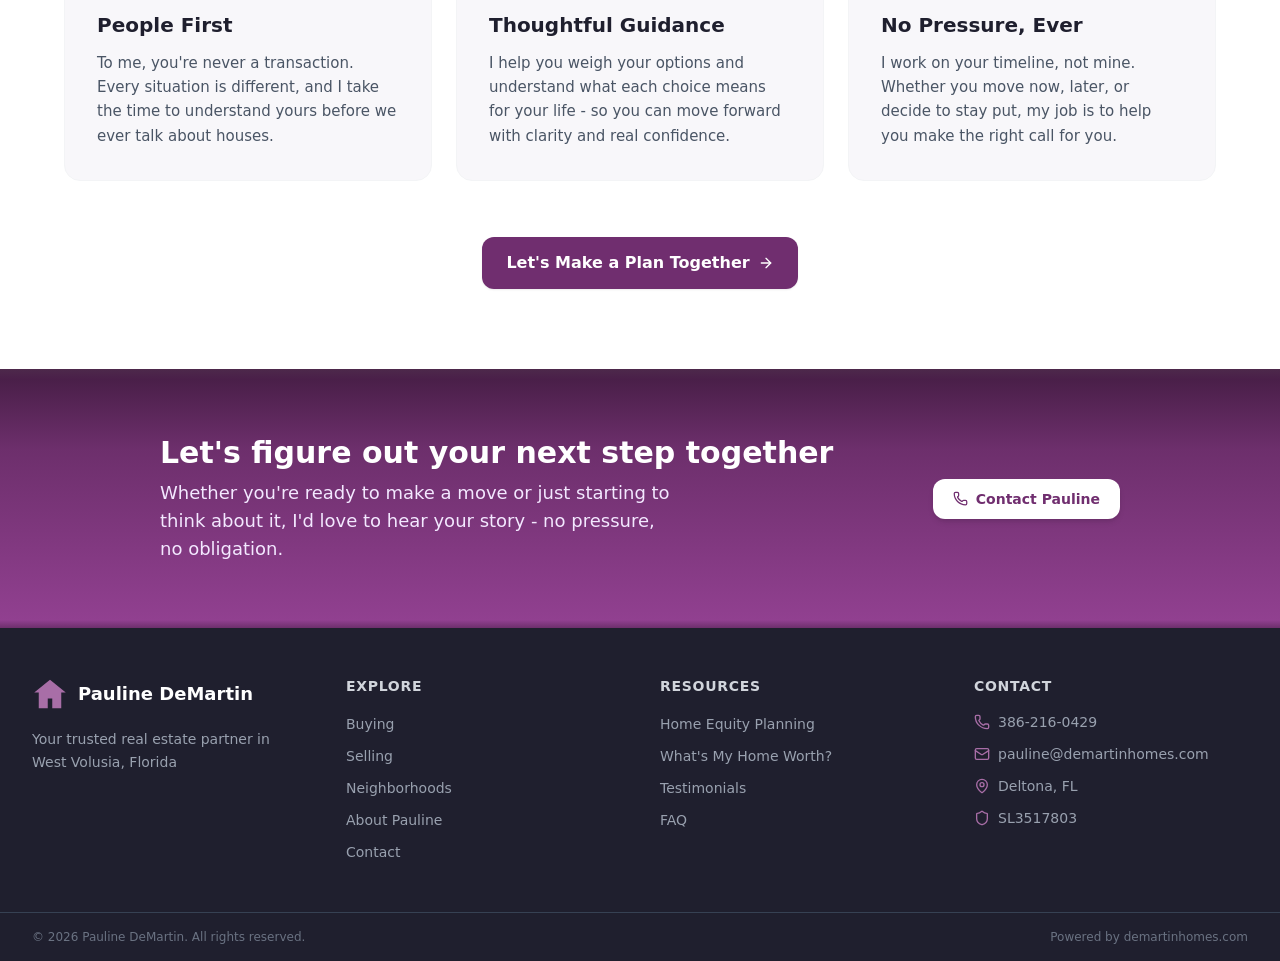
<file: about/index.html>
<!DOCTYPE html><html lang="en" class="inter_5901b7c6-module__ec5Qua__variable"><head><meta charSet="utf-8"/><meta name="viewport" content="width=device-width, initial-scale=1"/><link rel="preload" href="/_next/static/media/83afe278b6a6bb3c-s.p.2bn3s6zvc0dyp.woff2" as="font" crossorigin="" type="font/woff2"/><link rel="stylesheet" href="/_next/static/chunks/1o2__x182su04.css" data-precedence="next"/><link rel="preload" as="script" fetchPriority="low" href="/_next/static/chunks/21y3go662gzm2.js"/><script src="/_next/static/chunks/2o1jw19xgqkzz.js" async=""></script><script src="/_next/static/chunks/3peubv2924kx4.js" async=""></script><script src="/_next/static/chunks/turbopack-43fj6arzy7gf4.js" async=""></script><script src="/_next/static/chunks/05-c3ty_6dwfk.js" async=""></script><script src="/_next/static/chunks/14mrh2-p_w84d.js" async=""></script><script src="/_next/static/chunks/0i0ilebpr6fpf.js" async=""></script><meta name="next-size-adjust" content=""/><title>Meet Pauline DeMartin | Housing Guidance for Every Generation | Pauline DeMartin - West Volusia FL REALTOR</title><meta name="description" content="Meet Pauline DeMartin - a West Volusia REALTOR® who helps people make confident housing decisions at every stage of life, from first homes to multigenerational living and relocating closer to what matters."/><link rel="icon" href="/favicon.ico?favicon.2vob68tjqpejf.ico" sizes="256x256" type="image/x-icon"/><script src="/_next/static/chunks/0cz1d0mv5g_q7.js" noModule=""></script></head><body class="font-sans antialiased"><div hidden=""><!--$--><!--/$--></div><div class="min-h-screen bg-[#F8F7FA] flex flex-col"><header class="sticky top-0 z-50 bg-white/95 backdrop-blur-sm border-b border-gray-100 shadow-sm"><div class="max-w-7xl mx-auto px-4 lg:px-8 flex items-center justify-between h-16"><a class="flex items-center gap-2.5 shrink-0 group" href="/"><svg viewBox="0 0 24 24" class="w-9 h-9 fill-[#702E6F] group-hover:fill-[#5A2559] transition-colors flex-shrink-0" aria-hidden="true"><path d="M12 2.5 1.5 11h3v10.5h6V15h3v6.5h6V11h3L12 2.5z"></path></svg><div class="leading-tight"><p class="text-base font-bold text-gray-900 tracking-normal antialiased subpixel-antialiased">Pauline DeMartin</p><p class="text-[10px] font-semibold text-[#702E6F] uppercase tracking-[0.15em]">The Agent That Moves You</p></div></a><nav class="hidden xl:flex items-center gap-6"><a class="text-sm font-medium transition-colors text-gray-600 hover:text-[#702E6F]" href="/">Home</a><a class="text-sm font-medium transition-colors text-gray-600 hover:text-[#702E6F]" href="/buyers/">Buying</a><a class="text-sm font-medium transition-colors text-gray-600 hover:text-[#702E6F]" href="/sellers/">Selling</a><a class="text-sm font-medium transition-colors text-gray-600 hover:text-[#702E6F]" href="/neighborhoods/">Neighborhoods</a><a class="text-sm font-medium transition-colors text-gray-600 hover:text-[#702E6F]" href="/about/">About</a><div class="relative group"><button type="button" class="flex items-center gap-1 text-sm font-medium text-gray-600 group-hover:text-[#702E6F] transition-colors">Resources <svg xmlns="http://www.w3.org/2000/svg" width="14" height="14" viewBox="0 0 24 24" fill="none" stroke="currentColor" stroke-width="2" stroke-linecap="round" stroke-linejoin="round" class="lucide lucide-chevron-down group-hover:rotate-180 transition-transform" aria-hidden="true"><path d="m6 9 6 6 6-6"></path></svg></button><div class="absolute right-0 top-full pt-3 opacity-0 invisible group-hover:opacity-100 group-hover:visible transition-all duration-150"><div class="w-60 bg-white rounded-xl border border-gray-100 shadow-lg py-2"><a class="block px-4 py-2 text-sm transition-colors text-gray-600 hover:text-[#702E6F] hover:bg-gray-50" href="/home-equity-planning/">Home Equity Planning</a><a class="block px-4 py-2 text-sm transition-colors text-gray-600 hover:text-[#702E6F] hover:bg-gray-50" href="/home-valuation/">What&#x27;s My Home Worth?</a><a class="block px-4 py-2 text-sm transition-colors text-gray-600 hover:text-[#702E6F] hover:bg-gray-50" href="/testimonials/">Testimonials</a><a class="block px-4 py-2 text-sm transition-colors text-gray-600 hover:text-[#702E6F] hover:bg-gray-50" href="/faq/">FAQ</a></div></div></div></nav><div class="flex items-center gap-3"><a class="hidden md:inline-flex items-center gap-2 bg-[#702E6F] hover:bg-[#5A2559] text-white text-sm font-semibold px-4 py-2 rounded-lg transition-colors shadow-sm" href="/contact/"><svg xmlns="http://www.w3.org/2000/svg" width="14" height="14" viewBox="0 0 24 24" fill="none" stroke="currentColor" stroke-width="2" stroke-linecap="round" stroke-linejoin="round" class="lucide lucide-phone" aria-hidden="true"><path d="M13.832 16.568a1 1 0 0 0 1.213-.303l.355-.465A2 2 0 0 1 17 15h3a2 2 0 0 1 2 2v3a2 2 0 0 1-2 2A18 18 0 0 1 2 4a2 2 0 0 1 2-2h3a2 2 0 0 1 2 2v3a2 2 0 0 1-.8 1.6l-.468.351a1 1 0 0 0-.292 1.233 14 14 0 0 0 6.392 6.384"></path></svg>Talk to Pauline</a><button class="xl:hidden p-2 text-gray-600 hover:text-[#702E6F] rounded-md" aria-label="Toggle menu"><svg xmlns="http://www.w3.org/2000/svg" width="22" height="22" viewBox="0 0 24 24" fill="none" stroke="currentColor" stroke-width="2" stroke-linecap="round" stroke-linejoin="round" class="lucide lucide-menu" aria-hidden="true"><path d="M4 5h16"></path><path d="M4 12h16"></path><path d="M4 19h16"></path></svg></button></div></div></header><section class="brand-surface relative flex items-start justify-center min-h-[320px] px-4 pt-14 overflow-hidden"><div class="relative z-10 max-w-3xl mx-auto text-center text-white" style="text-shadow:1px 1px 2px rgba(0,0,0,0.55)"><p class="text-purple-100 text-xs font-semibold uppercase tracking-[0.18em] mb-3">Meet Pauline</p><h1 class="text-4xl md:text-5xl font-bold mb-4 leading-tight">Helping People Create the Life They Want</h1><p class="text-xl font-medium text-white max-w-2xl mx-auto leading-relaxed">Behind every move is a bigger story - a new opportunity, a change of pace, a fresh start. I&#x27;m here to help you navigate it with confidence.</p></div></section><section class="py-20 px-6 lg:px-8"><div class="max-w-6xl mx-auto grid lg:grid-cols-5 gap-12 lg:gap-16 items-start"><div class="lg:col-span-2"><figure class="lg:sticky lg:top-24"><div class="relative aspect-[3/4] rounded-3xl overflow-hidden shadow-2xl ring-1 ring-black/5"><img alt="Pauline DeMartin, REALTOR®" loading="lazy" decoding="async" data-nimg="fill" class="object-cover object-top" style="position:absolute;height:100%;width:100%;left:0;top:0;right:0;bottom:0;color:transparent" src="/images/pauline-professional.png"/></div><figcaption class="mt-4"><p class="font-bold text-gray-900">Pauline DeMartin</p><p class="text-[#702E6F] text-sm font-medium">REALTOR® · West Volusia, Florida</p></figcaption></figure></div><div class="lg:col-span-3"><div class="space-y-5 text-gray-600 text-[16px] leading-relaxed"><p>I believe every housing decision deserves thoughtful guidance. Over the years, watching how much the right home shapes everyday life, I realized that buying and selling houses is only part of the story.</p><blockquote class="my-8 border-l-4 border-[#702E6F] pl-6"><p class="text-2xl md:text-[1.75rem] font-semibold text-[#1F1F2E] leading-snug">The real goal isn&#x27;t buying or selling a home. It&#x27;s helping people create the life they want.</p></blockquote><p>For some, that means purchasing a first home and putting down roots. For others, it&#x27;s making room for multiple generations under one roof, relocating closer to what matters, or simplifying to a home that fits this chapter of life. Those are big, personal decisions - and they deserve more than a quick transaction.</p><p>My approach is built on clear communication, honest guidance, and a genuine interest in what you&#x27;re trying to accomplish. I&#x27;ll help you understand your options, think through the trade-offs, and move at a pace that feels right - with no pressure and no assumptions about what you &quot;should&quot; do.           </p><p>I&#x27;m proud to call West Volusia home, and I&#x27;d love to help you build your life here too - whatever that looks like for you.</p></div><div class="mt-10 pt-8 border-t border-gray-200"><h3 class="text-xs font-semibold text-gray-400 uppercase tracking-[0.15em] mb-4">Professional Credentials</h3><ul class="grid sm:grid-cols-2 gap-x-6 gap-y-2.5"><li class="flex items-start gap-3 text-sm text-gray-700"><span class="w-1.5 h-1.5 rounded-full bg-[#702E6F] flex-shrink-0 mt-2"></span>At Home with Diversity® (AHWD)</li><li class="flex items-start gap-3 text-sm text-gray-700"><span class="w-1.5 h-1.5 rounded-full bg-[#702E6F] flex-shrink-0 mt-2"></span>REALTOR®</li><li class="flex items-start gap-3 text-sm text-gray-700"><span class="w-1.5 h-1.5 rounded-full bg-[#702E6F] flex-shrink-0 mt-2"></span>Florida Licensed Real Estate Agent</li><li class="flex items-start gap-3 text-sm text-gray-700"><span class="w-1.5 h-1.5 rounded-full bg-[#702E6F] flex-shrink-0 mt-2"></span>West Volusia Association of REALTORS®</li></ul></div></div></div></section><section class="py-20 px-6 lg:px-8 bg-white"><div class="max-w-6xl mx-auto"><div class="text-center mb-14"><h2 class="text-3xl md:text-4xl font-bold text-[#1F1F2E] mb-3">My Commitment to You</h2><p class="text-gray-500 text-lg max-w-xl mx-auto">A few things I promise every person I have the privilege to work with.</p></div><div class="grid grid-cols-1 md:grid-cols-3 gap-6"><div class="bg-[#F8F7FA] rounded-2xl p-8 border border-gray-100 hover:shadow-md hover:-translate-y-1 transition-all duration-200"><div class="w-14 h-14 rounded-2xl bg-[#702E6F] flex items-center justify-center mb-5"><svg xmlns="http://www.w3.org/2000/svg" width="24" height="24" viewBox="0 0 24 24" fill="none" stroke="currentColor" stroke-width="2" stroke-linecap="round" stroke-linejoin="round" class="lucide lucide-heart text-white" aria-hidden="true"><path d="M2 9.5a5.5 5.5 0 0 1 9.591-3.676.56.56 0 0 0 .818 0A5.49 5.49 0 0 1 22 9.5c0 2.29-1.5 4-3 5.5l-5.492 5.313a2 2 0 0 1-3 .019L5 15c-1.5-1.5-3-3.2-3-5.5"></path></svg></div><h3 class="text-xl font-bold text-[#1F1F2E] mb-3">People First</h3><p class="text-gray-600 text-[15px] leading-relaxed">To me, you&#x27;re never a transaction. Every situation is different, and I take the time to understand yours before we ever talk about houses.</p></div><div class="bg-[#F8F7FA] rounded-2xl p-8 border border-gray-100 hover:shadow-md hover:-translate-y-1 transition-all duration-200"><div class="w-14 h-14 rounded-2xl bg-[#702E6F] flex items-center justify-center mb-5"><svg xmlns="http://www.w3.org/2000/svg" width="24" height="24" viewBox="0 0 24 24" fill="none" stroke="currentColor" stroke-width="2" stroke-linecap="round" stroke-linejoin="round" class="lucide lucide-compass text-white" aria-hidden="true"><circle cx="12" cy="12" r="10"></circle><path d="m16.24 7.76-1.804 5.411a2 2 0 0 1-1.265 1.265L7.76 16.24l1.804-5.411a2 2 0 0 1 1.265-1.265z"></path></svg></div><h3 class="text-xl font-bold text-[#1F1F2E] mb-3">Thoughtful Guidance</h3><p class="text-gray-600 text-[15px] leading-relaxed">I help you weigh your options and understand what each choice means for your life - so you can move forward with clarity and real confidence.</p></div><div class="bg-[#F8F7FA] rounded-2xl p-8 border border-gray-100 hover:shadow-md hover:-translate-y-1 transition-all duration-200"><div class="w-14 h-14 rounded-2xl bg-[#702E6F] flex items-center justify-center mb-5"><svg xmlns="http://www.w3.org/2000/svg" width="24" height="24" viewBox="0 0 24 24" fill="none" stroke="currentColor" stroke-width="2" stroke-linecap="round" stroke-linejoin="round" class="lucide lucide-shield-check text-white" aria-hidden="true"><path d="M20 13c0 5-3.5 7.5-7.66 8.95a1 1 0 0 1-.67-.01C7.5 20.5 4 18 4 13V6a1 1 0 0 1 1-1c2 0 4.5-1.2 6.24-2.72a1.17 1.17 0 0 1 1.52 0C14.51 3.81 17 5 19 5a1 1 0 0 1 1 1z"></path><path d="m9 12 2 2 4-4"></path></svg></div><h3 class="text-xl font-bold text-[#1F1F2E] mb-3">No Pressure, Ever</h3><p class="text-gray-600 text-[15px] leading-relaxed">I work on your timeline, not mine. Whether you move now, later, or decide to stay put, my job is to help you make the right call for you.</p></div></div><div class="text-center mt-14"><a class="btn-primary" href="/#housing-journey">Let&#x27;s Make a Plan Together <svg xmlns="http://www.w3.org/2000/svg" width="16" height="16" viewBox="0 0 24 24" fill="none" stroke="currentColor" stroke-width="2" stroke-linecap="round" stroke-linejoin="round" class="lucide lucide-arrow-right" aria-hidden="true"><path d="M5 12h14"></path><path d="m12 5 7 7-7 7"></path></svg></a></div></div></section><section class="brand-surface py-[4.1rem]"><div class="max-w-5xl mx-auto px-6 lg:px-8 flex flex-col md:flex-row items-center justify-between gap-6"><div><h2 class="text-2xl md:text-3xl font-bold text-white mb-2">Let&#x27;s figure out your next step together</h2><p class="text-lg max-w-lg text-purple-100">Whether you&#x27;re ready to make a move or just starting to think about it, I&#x27;d love to hear your story - no pressure, no obligation.</p></div><div class="flex gap-3 flex-shrink-0"><a class="btn-glow inline-flex items-center gap-2 bg-white text-[#702E6F] font-bold px-5 py-2.5 rounded-xl hover:bg-purple-50 shadow-md text-sm whitespace-nowrap" href="/contact/"><svg xmlns="http://www.w3.org/2000/svg" width="15" height="15" viewBox="0 0 24 24" fill="none" stroke="currentColor" stroke-width="2" stroke-linecap="round" stroke-linejoin="round" class="lucide lucide-phone" aria-hidden="true"><path d="M13.832 16.568a1 1 0 0 0 1.213-.303l.355-.465A2 2 0 0 1 17 15h3a2 2 0 0 1 2 2v3a2 2 0 0 1-2 2A18 18 0 0 1 2 4a2 2 0 0 1 2-2h3a2 2 0 0 1 2 2v3a2 2 0 0 1-.8 1.6l-.468.351a1 1 0 0 0-.292 1.233 14 14 0 0 0 6.392 6.384"></path></svg>Contact Pauline</a></div></div></section><footer class="bg-[#1F1F2E] text-white"><div class="max-w-7xl mx-auto px-4 sm:px-6 lg:px-8 py-12"><div class="grid grid-cols-1 sm:grid-cols-2 lg:grid-cols-4 gap-10"><div><div class="flex items-center gap-2.5 mb-4"><svg viewBox="0 0 24 24" class="w-9 h-9 fill-[#A86EA7] flex-shrink-0" aria-hidden="true"><path d="M12 2.5 1.5 11h3v10.5h6V15h3v6.5h6V11h3L12 2.5z"></path></svg><span class="font-semibold text-lg">Pauline DeMartin</span></div><p class="text-gray-400 text-sm leading-relaxed">Your trusted real estate partner in West Volusia, Florida</p></div><div><h3 class="font-semibold text-sm uppercase tracking-wider text-gray-300 mb-4">Explore</h3><ul class="space-y-2"><li><a class="text-gray-400 hover:text-[#A86EA7] text-sm transition-colors duration-150" href="/buyers/">Buying</a></li><li><a class="text-gray-400 hover:text-[#A86EA7] text-sm transition-colors duration-150" href="/sellers/">Selling</a></li><li><a class="text-gray-400 hover:text-[#A86EA7] text-sm transition-colors duration-150" href="/neighborhoods/">Neighborhoods</a></li><li><a class="text-gray-400 hover:text-[#A86EA7] text-sm transition-colors duration-150" href="/about/">About Pauline</a></li><li><a class="text-gray-400 hover:text-[#A86EA7] text-sm transition-colors duration-150" href="/contact/">Contact</a></li></ul></div><div><h3 class="font-semibold text-sm uppercase tracking-wider text-gray-300 mb-4">Resources</h3><ul class="space-y-2"><li><a class="text-gray-400 hover:text-[#A86EA7] text-sm transition-colors duration-150" href="/home-equity-planning/">Home Equity Planning</a></li><li><a class="text-gray-400 hover:text-[#A86EA7] text-sm transition-colors duration-150" href="/home-valuation/">What&#x27;s My Home Worth?</a></li><li><a class="text-gray-400 hover:text-[#A86EA7] text-sm transition-colors duration-150" href="/testimonials/">Testimonials</a></li><li><a class="text-gray-400 hover:text-[#A86EA7] text-sm transition-colors duration-150" href="/faq/">FAQ</a></li></ul></div><div><h3 class="font-semibold text-sm uppercase tracking-wider text-gray-300 mb-4">Contact</h3><ul class="space-y-3"><li class="flex items-start gap-2 text-sm text-gray-400"><svg xmlns="http://www.w3.org/2000/svg" width="16" height="16" viewBox="0 0 24 24" fill="none" stroke="currentColor" stroke-width="2" stroke-linecap="round" stroke-linejoin="round" class="lucide lucide-phone mt-0.5 text-[#A86EA7] flex-shrink-0" aria-hidden="true"><path d="M13.832 16.568a1 1 0 0 0 1.213-.303l.355-.465A2 2 0 0 1 17 15h3a2 2 0 0 1 2 2v3a2 2 0 0 1-2 2A18 18 0 0 1 2 4a2 2 0 0 1 2-2h3a2 2 0 0 1 2 2v3a2 2 0 0 1-.8 1.6l-.468.351a1 1 0 0 0-.292 1.233 14 14 0 0 0 6.392 6.384"></path></svg><a href="tel:386-216-0429" class="hover:text-[#A86EA7] transition-colors">386-216-0429</a></li><li class="flex items-start gap-2 text-sm text-gray-400"><svg xmlns="http://www.w3.org/2000/svg" width="16" height="16" viewBox="0 0 24 24" fill="none" stroke="currentColor" stroke-width="2" stroke-linecap="round" stroke-linejoin="round" class="lucide lucide-mail mt-0.5 text-[#A86EA7] flex-shrink-0" aria-hidden="true"><path d="m22 7-8.991 5.727a2 2 0 0 1-2.009 0L2 7"></path><rect x="2" y="4" width="20" height="16" rx="2"></rect></svg><a href="mailto:pauline@demartinhomes.com" class="hover:text-[#A86EA7] transition-colors break-all">pauline@demartinhomes.com</a></li><li class="flex items-start gap-2 text-sm text-gray-400"><svg xmlns="http://www.w3.org/2000/svg" width="16" height="16" viewBox="0 0 24 24" fill="none" stroke="currentColor" stroke-width="2" stroke-linecap="round" stroke-linejoin="round" class="lucide lucide-map-pin mt-0.5 text-[#A86EA7] flex-shrink-0" aria-hidden="true"><path d="M20 10c0 4.993-5.539 10.193-7.399 11.799a1 1 0 0 1-1.202 0C9.539 20.193 4 14.993 4 10a8 8 0 0 1 16 0"></path><circle cx="12" cy="10" r="3"></circle></svg><span>Deltona, FL</span></li><li class="flex items-start gap-2 text-sm text-gray-400"><svg xmlns="http://www.w3.org/2000/svg" width="16" height="16" viewBox="0 0 24 24" fill="none" stroke="currentColor" stroke-width="2" stroke-linecap="round" stroke-linejoin="round" class="lucide lucide-shield mt-0.5 text-[#A86EA7] flex-shrink-0" aria-hidden="true"><path d="M20 13c0 5-3.5 7.5-7.66 8.95a1 1 0 0 1-.67-.01C7.5 20.5 4 18 4 13V6a1 1 0 0 1 1-1c2 0 4.5-1.2 6.24-2.72a1.17 1.17 0 0 1 1.52 0C14.51 3.81 17 5 19 5a1 1 0 0 1 1 1z"></path></svg><span>SL3517803</span></li></ul></div></div></div><div class="border-t border-gray-700"><div class="max-w-7xl mx-auto px-4 sm:px-6 lg:px-8 py-4 flex flex-col sm:flex-row items-center justify-between gap-2"><p class="text-gray-500 text-xs">© <!-- -->2026<!-- --> Pauline DeMartin. All rights reserved.</p><p class="text-gray-500 text-xs">Powered by<!-- --> <a href="https://demartinhomes.com" class="hover:text-[#A86EA7] transition-colors">demartinhomes.com</a></p></div></div></footer></div><!--$--><!--/$--><script src="/_next/static/chunks/21y3go662gzm2.js" id="_R_" async=""></script><script>(self.__next_f=self.__next_f||[]).push([0])</script><script>self.__next_f.push([1,"1:\"$Sreact.fragment\"\n2:I[39756,[\"/_next/static/chunks/05-c3ty_6dwfk.js\",\"/_next/static/chunks/14mrh2-p_w84d.js\"],\"default\"]\n3:I[37457,[\"/_next/static/chunks/05-c3ty_6dwfk.js\",\"/_next/static/chunks/14mrh2-p_w84d.js\"],\"default\"]\n4:I[45678,[\"/_next/static/chunks/05-c3ty_6dwfk.js\",\"/_next/static/chunks/14mrh2-p_w84d.js\",\"/_next/static/chunks/0i0ilebpr6fpf.js\"],\"default\"]\n5:I[22016,[\"/_next/static/chunks/05-c3ty_6dwfk.js\",\"/_next/static/chunks/14mrh2-p_w84d.js\",\"/_next/static/chunks/0i0ilebpr6fpf.js\"],\"\"]\nd:I[68027,[\"/_next/static/chunks/05-c3ty_6dwfk.js\",\"/_next/static/chunks/14mrh2-p_w84d.js\"],\"default\",1]\n:HL[\"/_next/static/chunks/1o2__x182su04.css\",\"style\"]\n:HL[\"/_next/static/media/83afe278b6a6bb3c-s.p.2bn3s6zvc0dyp.woff2\",\"font\",{\"crossOrigin\":\"\",\"type\":\"font/woff2\"}]\n"])</script><script>self.__next_f.push([1,"0:{\"P\":null,\"c\":[\"\",\"about\",\"\"],\"q\":\"\",\"i\":false,\"f\":[[[\"\",{\"children\":[\"about\",{\"children\":[\"__PAGE__\",{}]}]},\"$undefined\",\"$undefined\",16],[[\"$\",\"$1\",\"c\",{\"children\":[[[\"$\",\"link\",\"0\",{\"rel\":\"stylesheet\",\"href\":\"/_next/static/chunks/1o2__x182su04.css\",\"precedence\":\"next\",\"crossOrigin\":\"$undefined\",\"nonce\":\"$undefined\"}],[\"$\",\"script\",\"script-0\",{\"src\":\"/_next/static/chunks/05-c3ty_6dwfk.js\",\"async\":true,\"nonce\":\"$undefined\"}],[\"$\",\"script\",\"script-1\",{\"src\":\"/_next/static/chunks/14mrh2-p_w84d.js\",\"async\":true,\"nonce\":\"$undefined\"}]],[\"$\",\"html\",null,{\"lang\":\"en\",\"className\":\"inter_5901b7c6-module__ec5Qua__variable\",\"children\":[\"$\",\"body\",null,{\"className\":\"font-sans antialiased\",\"children\":[\"$\",\"$L2\",null,{\"parallelRouterKey\":\"children\",\"error\":\"$undefined\",\"errorStyles\":\"$undefined\",\"errorScripts\":\"$undefined\",\"template\":[\"$\",\"$L3\",null,{}],\"templateStyles\":\"$undefined\",\"templateScripts\":\"$undefined\",\"notFound\":[[\"$\",\"div\",null,{\"className\":\"min-h-screen bg-[#F8F7FA] flex flex-col\",\"children\":[[\"$\",\"$L4\",null,{}],[\"$\",\"main\",null,{\"className\":\"flex-1 flex items-center justify-center px-4 py-24\",\"children\":[\"$\",\"div\",null,{\"className\":\"text-center max-w-lg\",\"children\":[[\"$\",\"div\",null,{\"className\":\"text-[120px] md:text-[160px] font-bold text-[#702E6F] leading-none opacity-15 select-none mb-0\",\"children\":\"404\"}],[\"$\",\"div\",null,{\"className\":\"-mt-6 mb-6\",\"children\":[[\"$\",\"h1\",null,{\"className\":\"text-3xl md:text-4xl font-bold text-[#1F1F2E] mb-3\",\"children\":\"Page Not Found\"}],[\"$\",\"p\",null,{\"className\":\"text-gray-500 text-base leading-relaxed\",\"children\":\"Sorry, we couldn't find the page you're looking for. It may have been moved, renamed, or never existed.\"}]]}],[\"$\",\"div\",null,{\"className\":\"flex flex-col sm:flex-row items-center justify-center gap-3\",\"children\":[[\"$\",\"$L5\",null,{\"href\":\"/\",\"className\":\"inline-block px-6 py-3 bg-[#702E6F] text-white font-semibold rounded-xl hover:bg-[#5A2559] transition-colors duration-200 text-sm shadow-sm w-full sm:w-auto\",\"children\":\"Go Home\"}],[\"$\",\"$L5\",null,{\"href\":\"/contact\",\"className\":\"inline-block px-6 py-3 bg-white text-[#702E6F] font-semibold rounded-xl border border-[#702E6F] hover:bg-purple-50 transition-colors duration-200 text-sm w-full sm:w-auto\",\"children\":\"Contact Pauline\"}]]}]]}]}],[\"$\",\"footer\",null,{\"className\":\"bg-[#1F1F2E] text-white\",\"children\":[[\"$\",\"div\",null,{\"className\":\"max-w-7xl mx-auto px-4 sm:px-6 lg:px-8 py-12\",\"children\":[\"$\",\"div\",null,{\"className\":\"grid grid-cols-1 sm:grid-cols-2 lg:grid-cols-4 gap-10\",\"children\":[[\"$\",\"div\",null,{\"children\":[[\"$\",\"div\",null,{\"className\":\"flex items-center gap-2.5 mb-4\",\"children\":[[\"$\",\"svg\",null,{\"viewBox\":\"0 0 24 24\",\"className\":\"w-9 h-9 fill-[#A86EA7] flex-shrink-0\",\"aria-hidden\":\"true\",\"children\":[\"$\",\"path\",null,{\"d\":\"M12 2.5 1.5 11h3v10.5h6V15h3v6.5h6V11h3L12 2.5z\"}]}],[\"$\",\"span\",null,{\"className\":\"font-semibold text-lg\",\"children\":\"Pauline DeMartin\"}]]}],[\"$\",\"p\",null,{\"className\":\"text-gray-400 text-sm leading-relaxed\",\"children\":\"The Agent That Moves You - helping you navigate every housing transition with confidence, here in West Volusia, Florida.\"}]]}],[\"$\",\"div\",null,{\"children\":[[\"$\",\"h3\",null,{\"className\":\"font-semibold text-sm uppercase tracking-wider text-gray-300 mb-4\",\"children\":\"Explore\"}],[\"$\",\"ul\",null,{\"className\":\"space-y-2\",\"children\":[[\"$\",\"li\",\"/buyers\",{\"children\":[\"$\",\"$L5\",null,{\"href\":\"/buyers\",\"className\":\"text-gray-400 hover:text-[#A86EA7] text-sm transition-colors duration-150\",\"children\":\"Buying\"}]}],[\"$\",\"li\",\"/sellers\",{\"children\":[\"$\",\"$L5\",null,{\"href\":\"/sellers\",\"className\":\"text-gray-400 hover:text-[#A86EA7] text-sm transition-colors duration-150\",\"children\":\"Selling\"}]}],[\"$\",\"li\",\"/neighborhoods\",{\"children\":[\"$\",\"$L5\",null,{\"href\":\"/neighborhoods\",\"className\":\"text-gray-400 hover:text-[#A86EA7] text-sm transition-colors duration-150\",\"children\":\"Neighborhoods\"}]}],[\"$\",\"li\",\"/about\",{\"children\":[\"$\",\"$L5\",null,{\"href\":\"/about\",\"className\":\"text-gray-400 hover:text-[#A86EA7] text-sm transition-colors duration-150\",\"children\":\"About Pauline\"}]}],[\"$\",\"li\",\"/contact\",{\"children\":[\"$\",\"$L5\",null,{\"href\":\"/contact\",\"className\":\"text-gray-400 hover:text-[#A86EA7] text-sm transition-colors duration-150\",\"children\":\"Contact\"}]}]]}]]}],[\"$\",\"div\",null,{\"children\":[[\"$\",\"h3\",null,{\"className\":\"font-semibold text-sm uppercase tracking-wider text-gray-300 mb-4\",\"children\":\"Resources\"}],\"$L6\"]}],\"$L7\"]}]}],\"$L8\"]}]]}],[]],\"forbidden\":\"$undefined\",\"unauthorized\":\"$undefined\"}]}]}]]}],{\"children\":[\"$L9\",{\"children\":[\"$La\",{},null,false,null]},null,false,\"$@b\"]},null,false,null],\"$Lc\",false]],\"m\":\"$undefined\",\"G\":[\"$d\",[\"$Le\"]],\"S\":true,\"h\":null,\"s\":\"$undefined\",\"l\":\"$undefined\",\"p\":\"$undefined\",\"d\":\"$undefined\",\"b\":\"Izmwsn5FGJajeOmiXzIKZ\"}\n"])</script><script>self.__next_f.push([1,"f:I[5014,[\"/_next/static/chunks/05-c3ty_6dwfk.js\",\"/_next/static/chunks/14mrh2-p_w84d.js\",\"/_next/static/chunks/0i0ilebpr6fpf.js\"],\"default\"]\n11:I[97367,[\"/_next/static/chunks/05-c3ty_6dwfk.js\",\"/_next/static/chunks/14mrh2-p_w84d.js\"],\"OutletBoundary\"]\n12:\"$Sreact.suspense\"\n15:I[97367,[\"/_next/static/chunks/05-c3ty_6dwfk.js\",\"/_next/static/chunks/14mrh2-p_w84d.js\"],\"ViewportBoundary\"]\n17:I[97367,[\"/_next/static/chunks/05-c3ty_6dwfk.js\",\"/_next/static/chunks/14mrh2-p_w84d.js\"],\"MetadataBoundary\"]\n6:[\"$\",\"ul\",null,{\"className\":\"space-y-2\",\"children\":[[\"$\",\"li\",\"/home-equity-planning\",{\"children\":[\"$\",\"$L5\",null,{\"href\":\"/home-equity-planning\",\"className\":\"text-gray-400 hover:text-[#A86EA7] text-sm transition-colors duration-150\",\"children\":\"Home Equity Planning\"}]}],[\"$\",\"li\",\"/home-valuation\",{\"children\":[\"$\",\"$L5\",null,{\"href\":\"/home-valuation\",\"className\":\"text-gray-400 hover:text-[#A86EA7] text-sm transition-colors duration-150\",\"children\":\"What's My Home Worth?\"}]}],[\"$\",\"li\",\"/testimonials\",{\"children\":[\"$\",\"$L5\",null,{\"href\":\"/testimonials\",\"className\":\"text-gray-400 hover:text-[#A86EA7] text-sm transition-colors duration-150\",\"children\":\"Testimonials\"}]}],[\"$\",\"li\",\"/faq\",{\"children\":[\"$\",\"$L5\",null,{\"href\":\"/faq\",\"className\":\"text-gray-400 hover:text-[#A86EA7] text-sm transition-colors duration-150\",\"children\":\"FAQ\"}]}]]}]\n"])</script><script>self.__next_f.push([1,"7:[\"$\",\"div\",null,{\"children\":[[\"$\",\"h3\",null,{\"className\":\"font-semibold text-sm uppercase tracking-wider text-gray-300 mb-4\",\"children\":\"Contact\"}],[\"$\",\"ul\",null,{\"className\":\"space-y-3\",\"children\":[[\"$\",\"li\",null,{\"className\":\"flex items-start gap-2 text-sm text-gray-400\",\"children\":[[\"$\",\"$Lf\",null,{\"ref\":\"$undefined\",\"iconNode\":[[\"path\",{\"d\":\"M13.832 16.568a1 1 0 0 0 1.213-.303l.355-.465A2 2 0 0 1 17 15h3a2 2 0 0 1 2 2v3a2 2 0 0 1-2 2A18 18 0 0 1 2 4a2 2 0 0 1 2-2h3a2 2 0 0 1 2 2v3a2 2 0 0 1-.8 1.6l-.468.351a1 1 0 0 0-.292 1.233 14 14 0 0 0 6.392 6.384\",\"key\":\"9njp5v\"}]],\"className\":\"lucide-phone mt-0.5 text-[#A86EA7] flex-shrink-0\",\"size\":16}],[\"$\",\"a\",null,{\"href\":\"tel:386-216-0429\",\"className\":\"hover:text-[#A86EA7] transition-colors\",\"children\":\"386-216-0429\"}]]}],[\"$\",\"li\",null,{\"className\":\"flex items-start gap-2 text-sm text-gray-400\",\"children\":[[\"$\",\"$Lf\",null,{\"ref\":\"$undefined\",\"iconNode\":[[\"path\",{\"d\":\"m22 7-8.991 5.727a2 2 0 0 1-2.009 0L2 7\",\"key\":\"132q7q\"}],[\"rect\",{\"x\":\"2\",\"y\":\"4\",\"width\":\"20\",\"height\":\"16\",\"rx\":\"2\",\"key\":\"izxlao\"}]],\"className\":\"lucide-mail mt-0.5 text-[#A86EA7] flex-shrink-0\",\"size\":16}],[\"$\",\"a\",null,{\"href\":\"mailto:pauline@demartinhomes.com\",\"className\":\"hover:text-[#A86EA7] transition-colors break-all\",\"children\":\"pauline@demartinhomes.com\"}]]}],[\"$\",\"li\",null,{\"className\":\"flex items-start gap-2 text-sm text-gray-400\",\"children\":[[\"$\",\"$Lf\",null,{\"ref\":\"$undefined\",\"iconNode\":[[\"path\",{\"d\":\"M20 10c0 4.993-5.539 10.193-7.399 11.799a1 1 0 0 1-1.202 0C9.539 20.193 4 14.993 4 10a8 8 0 0 1 16 0\",\"key\":\"1r0f0z\"}],[\"circle\",{\"cx\":\"12\",\"cy\":\"10\",\"r\":\"3\",\"key\":\"ilqhr7\"}]],\"className\":\"lucide-map-pin mt-0.5 text-[#A86EA7] flex-shrink-0\",\"size\":16}],[\"$\",\"span\",null,{\"children\":\"Deltona, FL\"}]]}],[\"$\",\"li\",null,{\"className\":\"flex items-start gap-2 text-sm text-gray-400\",\"children\":[[\"$\",\"$Lf\",null,{\"ref\":\"$undefined\",\"iconNode\":[[\"path\",{\"d\":\"M20 13c0 5-3.5 7.5-7.66 8.95a1 1 0 0 1-.67-.01C7.5 20.5 4 18 4 13V6a1 1 0 0 1 1-1c2 0 4.5-1.2 6.24-2.72a1.17 1.17 0 0 1 1.52 0C14.51 3.81 17 5 19 5a1 1 0 0 1 1 1z\",\"key\":\"oel41y\"}]],\"className\":\"lucide-shield mt-0.5 text-[#A86EA7] flex-shrink-0\",\"size\":16}],[\"$\",\"span\",null,{\"children\":\"SL3517803\"}]]}]]}]]}]\n"])</script><script>self.__next_f.push([1,"8:[\"$\",\"div\",null,{\"className\":\"border-t border-gray-700\",\"children\":[\"$\",\"div\",null,{\"className\":\"max-w-7xl mx-auto px-4 sm:px-6 lg:px-8 py-4 flex flex-col sm:flex-row items-center justify-between gap-2\",\"children\":[[\"$\",\"p\",null,{\"className\":\"text-gray-500 text-xs\",\"children\":[\"© \",2026,\" Pauline DeMartin. All rights reserved.\"]}],[\"$\",\"p\",null,{\"className\":\"text-gray-500 text-xs\",\"children\":[\"Powered by\",\" \",[\"$\",\"a\",null,{\"href\":\"https://demartinhomes.com\",\"className\":\"hover:text-[#A86EA7] transition-colors\",\"children\":\"demartinhomes.com\"}]]}]]}]}]\n9:[\"$\",\"$1\",\"c\",{\"children\":[null,[\"$\",\"$L2\",null,{\"parallelRouterKey\":\"children\",\"error\":\"$undefined\",\"errorStyles\":\"$undefined\",\"errorScripts\":\"$undefined\",\"template\":[\"$\",\"$L3\",null,{}],\"templateStyles\":\"$undefined\",\"templateScripts\":\"$undefined\",\"notFound\":\"$undefined\",\"forbidden\":\"$undefined\",\"unauthorized\":\"$undefined\"}]]}]\na:[\"$\",\"$1\",\"c\",{\"children\":[\"$L10\",[[\"$\",\"script\",\"script-0\",{\"src\":\"/_next/static/chunks/0i0ilebpr6fpf.js\",\"async\":true,\"nonce\":\"$undefined\"}]],[\"$\",\"$L11\",null,{\"children\":[\"$\",\"$12\",null,{\"name\":\"Next.MetadataOutlet\",\"children\":\"$@13\"}]}]]}]\n14:[]\nb:\"$W14\"\nc:[\"$\",\"$1\",\"h\",{\"children\":[null,[\"$\",\"$L15\",null,{\"children\":\"$L16\"}],[\"$\",\"div\",null,{\"hidden\":true,\"children\":[\"$\",\"$L17\",null,{\"children\":[\"$\",\"$12\",null,{\"name\":\"Next.Metadata\",\"children\":\"$L18\"}]}]}],[\"$\",\"meta\",null,{\"name\":\"next-size-adjust\",\"content\":\"\"}]]}]\ne:[\"$\",\"link\",\"0\",{\"rel\":\"stylesheet\",\"href\":\"/_next/static/chunks/1o2__x182su04.css\",\"precedence\":\"next\",\"crossOrigin\":\"$undefined\",\"nonce\":\"$undefined\"}]\n"])</script><script>self.__next_f.push([1,"19:I[5500,[\"/_next/static/chunks/05-c3ty_6dwfk.js\",\"/_next/static/chunks/14mrh2-p_w84d.js\",\"/_next/static/chunks/0i0ilebpr6fpf.js\"],\"Image\"]\n"])</script><script>self.__next_f.push([1,"10:[\"$\",\"div\",null,{\"className\":\"min-h-screen bg-[#F8F7FA] flex flex-col\",\"children\":[[\"$\",\"$L4\",null,{}],[\"$\",\"section\",null,{\"className\":\"brand-surface relative flex items-start justify-center min-h-[320px] px-4 pt-14 overflow-hidden\",\"children\":[\"$\",\"div\",null,{\"className\":\"relative z-10 max-w-3xl mx-auto text-center text-white\",\"style\":{\"textShadow\":\"1px 1px 2px rgba(0,0,0,0.55)\"},\"children\":[[\"$\",\"p\",null,{\"className\":\"text-purple-100 text-xs font-semibold uppercase tracking-[0.18em] mb-3\",\"children\":\"Meet Pauline\"}],[\"$\",\"h1\",null,{\"className\":\"text-4xl md:text-5xl font-bold mb-4 leading-tight\",\"children\":\"Helping People Create the Life They Want\"}],[\"$\",\"p\",null,{\"className\":\"text-xl font-medium text-white max-w-2xl mx-auto leading-relaxed\",\"children\":\"Behind every move is a bigger story - a new opportunity, a change of pace, a fresh start. I'm here to help you navigate it with confidence.\"}]]}]}],[\"$\",\"section\",null,{\"className\":\"py-20 px-6 lg:px-8\",\"children\":[\"$\",\"div\",null,{\"className\":\"max-w-6xl mx-auto grid lg:grid-cols-5 gap-12 lg:gap-16 items-start\",\"children\":[[\"$\",\"div\",null,{\"className\":\"lg:col-span-2\",\"children\":[\"$\",\"figure\",null,{\"className\":\"lg:sticky lg:top-24\",\"children\":[[\"$\",\"div\",null,{\"className\":\"relative aspect-[3/4] rounded-3xl overflow-hidden shadow-2xl ring-1 ring-black/5\",\"children\":[\"$\",\"$L19\",null,{\"src\":\"/images/pauline-professional.png\",\"alt\":\"Pauline DeMartin, REALTOR®\",\"fill\":true,\"sizes\":\"(max-width: 1024px) 100vw, 40vw\",\"className\":\"object-cover object-top\"}]}],[\"$\",\"figcaption\",null,{\"className\":\"mt-4\",\"children\":[[\"$\",\"p\",null,{\"className\":\"font-bold text-gray-900\",\"children\":\"Pauline DeMartin\"}],[\"$\",\"p\",null,{\"className\":\"text-[#702E6F] text-sm font-medium\",\"children\":\"REALTOR® · West Volusia, Florida\"}]]}]]}]}],[\"$\",\"div\",null,{\"className\":\"lg:col-span-3\",\"children\":[[\"$\",\"div\",null,{\"className\":\"space-y-5 text-gray-600 text-[16px] leading-relaxed\",\"children\":[[\"$\",\"p\",null,{\"children\":\"I believe every housing decision deserves thoughtful guidance. Over the years, watching how much the right home shapes everyday life, I realized that buying and selling houses is only part of the story.\"}],[\"$\",\"blockquote\",null,{\"className\":\"my-8 border-l-4 border-[#702E6F] pl-6\",\"children\":[\"$\",\"p\",null,{\"className\":\"text-2xl md:text-[1.75rem] font-semibold text-[#1F1F2E] leading-snug\",\"children\":\"The real goal isn't buying or selling a home. It's helping people create the life they want.\"}]}],[\"$\",\"p\",null,{\"children\":\"For some, that means purchasing a first home and putting down roots. For others, it's making room for multiple generations under one roof, relocating closer to what matters, or simplifying to a home that fits this chapter of life. Those are big, personal decisions - and they deserve more than a quick transaction.\"}],[\"$\",\"p\",null,{\"children\":\"My approach is built on clear communication, honest guidance, and a genuine interest in what you're trying to accomplish. I'll help you understand your options, think through the trade-offs, and move at a pace that feels right - with no pressure and no assumptions about what you \\\"should\\\" do.           \"}],[\"$\",\"p\",null,{\"children\":\"I'm proud to call West Volusia home, and I'd love to help you build your life here too - whatever that looks like for you.\"}]]}],[\"$\",\"div\",null,{\"className\":\"mt-10 pt-8 border-t border-gray-200\",\"children\":[[\"$\",\"h3\",null,{\"className\":\"text-xs font-semibold text-gray-400 uppercase tracking-[0.15em] mb-4\",\"children\":\"Professional Credentials\"}],[\"$\",\"ul\",null,{\"className\":\"grid sm:grid-cols-2 gap-x-6 gap-y-2.5\",\"children\":[[\"$\",\"li\",\"At Home with Diversity® (AHWD)\",{\"className\":\"flex items-start gap-3 text-sm text-gray-700\",\"children\":[[\"$\",\"span\",null,{\"className\":\"w-1.5 h-1.5 rounded-full bg-[#702E6F] flex-shrink-0 mt-2\"}],\"At Home with Diversity® (AHWD)\"]}],\"$L1a\",\"$L1b\",\"$L1c\"]}]]}]]}]]}]}],\"$L1d\",\"$L1e\",\"$L1f\"]}]\n"])</script><script>self.__next_f.push([1,"1a:[\"$\",\"li\",\"REALTOR®\",{\"className\":\"flex items-start gap-3 text-sm text-gray-700\",\"children\":[[\"$\",\"span\",null,{\"className\":\"w-1.5 h-1.5 rounded-full bg-[#702E6F] flex-shrink-0 mt-2\"}],\"REALTOR®\"]}]\n1b:[\"$\",\"li\",\"Florida Licensed Real Estate Agent\",{\"className\":\"flex items-start gap-3 text-sm text-gray-700\",\"children\":[[\"$\",\"span\",null,{\"className\":\"w-1.5 h-1.5 rounded-full bg-[#702E6F] flex-shrink-0 mt-2\"}],\"Florida Licensed Real Estate Agent\"]}]\n1c:[\"$\",\"li\",\"West Volusia Association of REALTORS®\",{\"className\":\"flex items-start gap-3 text-sm text-gray-700\",\"children\":[[\"$\",\"span\",null,{\"className\":\"w-1.5 h-1.5 rounded-full bg-[#702E6F] flex-shrink-0 mt-2\"}],\"West Volusia Association of REALTORS®\"]}]\n"])</script><script>self.__next_f.push([1,"1d:[\"$\",\"section\",null,{\"className\":\"py-20 px-6 lg:px-8 bg-white\",\"children\":[\"$\",\"div\",null,{\"className\":\"max-w-6xl mx-auto\",\"children\":[[\"$\",\"div\",null,{\"className\":\"text-center mb-14\",\"children\":[[\"$\",\"h2\",null,{\"className\":\"text-3xl md:text-4xl font-bold text-[#1F1F2E] mb-3\",\"children\":\"My Commitment to You\"}],[\"$\",\"p\",null,{\"className\":\"text-gray-500 text-lg max-w-xl mx-auto\",\"children\":\"A few things I promise every person I have the privilege to work with.\"}]]}],[\"$\",\"div\",null,{\"className\":\"grid grid-cols-1 md:grid-cols-3 gap-6\",\"children\":[[\"$\",\"div\",\"People First\",{\"className\":\"bg-[#F8F7FA] rounded-2xl p-8 border border-gray-100 hover:shadow-md hover:-translate-y-1 transition-all duration-200\",\"children\":[[\"$\",\"div\",null,{\"className\":\"w-14 h-14 rounded-2xl bg-[#702E6F] flex items-center justify-center mb-5\",\"children\":[\"$\",\"$Lf\",null,{\"ref\":\"$undefined\",\"iconNode\":[[\"path\",{\"d\":\"M2 9.5a5.5 5.5 0 0 1 9.591-3.676.56.56 0 0 0 .818 0A5.49 5.49 0 0 1 22 9.5c0 2.29-1.5 4-3 5.5l-5.492 5.313a2 2 0 0 1-3 .019L5 15c-1.5-1.5-3-3.2-3-5.5\",\"key\":\"mvr1a0\"}]],\"className\":\"lucide-heart text-white\",\"size\":24}]}],[\"$\",\"h3\",null,{\"className\":\"text-xl font-bold text-[#1F1F2E] mb-3\",\"children\":\"People First\"}],[\"$\",\"p\",null,{\"className\":\"text-gray-600 text-[15px] leading-relaxed\",\"children\":\"To me, you're never a transaction. Every situation is different, and I take the time to understand yours before we ever talk about houses.\"}]]}],[\"$\",\"div\",\"Thoughtful Guidance\",{\"className\":\"bg-[#F8F7FA] rounded-2xl p-8 border border-gray-100 hover:shadow-md hover:-translate-y-1 transition-all duration-200\",\"children\":[[\"$\",\"div\",null,{\"className\":\"w-14 h-14 rounded-2xl bg-[#702E6F] flex items-center justify-center mb-5\",\"children\":[\"$\",\"$Lf\",null,{\"ref\":\"$undefined\",\"iconNode\":[[\"circle\",{\"cx\":\"12\",\"cy\":\"12\",\"r\":\"10\",\"key\":\"1mglay\"}],[\"path\",{\"d\":\"m16.24 7.76-1.804 5.411a2 2 0 0 1-1.265 1.265L7.76 16.24l1.804-5.411a2 2 0 0 1 1.265-1.265z\",\"key\":\"9ktpf1\"}]],\"className\":\"lucide-compass text-white\",\"size\":24}]}],[\"$\",\"h3\",null,{\"className\":\"text-xl font-bold text-[#1F1F2E] mb-3\",\"children\":\"Thoughtful Guidance\"}],[\"$\",\"p\",null,{\"className\":\"text-gray-600 text-[15px] leading-relaxed\",\"children\":\"I help you weigh your options and understand what each choice means for your life - so you can move forward with clarity and real confidence.\"}]]}],[\"$\",\"div\",\"No Pressure, Ever\",{\"className\":\"bg-[#F8F7FA] rounded-2xl p-8 border border-gray-100 hover:shadow-md hover:-translate-y-1 transition-all duration-200\",\"children\":[[\"$\",\"div\",null,{\"className\":\"w-14 h-14 rounded-2xl bg-[#702E6F] flex items-center justify-center mb-5\",\"children\":[\"$\",\"$Lf\",null,{\"ref\":\"$undefined\",\"iconNode\":[[\"path\",{\"d\":\"M20 13c0 5-3.5 7.5-7.66 8.95a1 1 0 0 1-.67-.01C7.5 20.5 4 18 4 13V6a1 1 0 0 1 1-1c2 0 4.5-1.2 6.24-2.72a1.17 1.17 0 0 1 1.52 0C14.51 3.81 17 5 19 5a1 1 0 0 1 1 1z\",\"key\":\"oel41y\"}],[\"path\",{\"d\":\"m9 12 2 2 4-4\",\"key\":\"dzmm74\"}]],\"className\":\"lucide-shield-check text-white\",\"size\":24}]}],[\"$\",\"h3\",null,{\"className\":\"text-xl font-bold text-[#1F1F2E] mb-3\",\"children\":\"No Pressure, Ever\"}],[\"$\",\"p\",null,{\"className\":\"text-gray-600 text-[15px] leading-relaxed\",\"children\":\"I work on your timeline, not mine. Whether you move now, later, or decide to stay put, my job is to help you make the right call for you.\"}]]}]]}],[\"$\",\"div\",null,{\"className\":\"text-center mt-14\",\"children\":[\"$\",\"$L5\",null,{\"href\":\"/#housing-journey\",\"className\":\"btn-primary\",\"children\":[\"Let's Make a Plan Together \",[\"$\",\"$Lf\",null,{\"ref\":\"$undefined\",\"iconNode\":[[\"path\",{\"d\":\"M5 12h14\",\"key\":\"1ays0h\"}],[\"path\",{\"d\":\"m12 5 7 7-7 7\",\"key\":\"xquz4c\"}]],\"className\":\"lucide-arrow-right\",\"size\":16}]]}]}]]}]}]\n"])</script><script>self.__next_f.push([1,"1e:[\"$\",\"section\",null,{\"className\":\"brand-surface py-[4.1rem]\",\"children\":[\"$\",\"div\",null,{\"className\":\"max-w-5xl mx-auto px-6 lg:px-8 flex flex-col md:flex-row items-center justify-between gap-6\",\"children\":[[\"$\",\"div\",null,{\"children\":[[\"$\",\"h2\",null,{\"className\":\"text-2xl md:text-3xl font-bold text-white mb-2\",\"children\":\"Let's figure out your next step together\"}],[\"$\",\"p\",null,{\"className\":\"text-lg max-w-lg text-purple-100\",\"children\":\"Whether you're ready to make a move or just starting to think about it, I'd love to hear your story - no pressure, no obligation.\"}]]}],[\"$\",\"div\",null,{\"className\":\"flex gap-3 flex-shrink-0\",\"children\":[\"$\",\"$L5\",null,{\"href\":\"/contact\",\"className\":\"btn-glow inline-flex items-center gap-2 bg-white text-[#702E6F] font-bold px-5 py-2.5 rounded-xl hover:bg-purple-50 shadow-md text-sm whitespace-nowrap\",\"children\":[[\"$\",\"$Lf\",null,{\"ref\":\"$undefined\",\"iconNode\":\"$7:props:children:1:props:children:0:props:children:0:props:iconNode\",\"className\":\"lucide-phone\",\"size\":15}],\"Contact Pauline\"]}]}]]}]}]\n"])</script><script>self.__next_f.push([1,"1f:[\"$\",\"footer\",null,{\"className\":\"bg-[#1F1F2E] text-white\",\"children\":[[\"$\",\"div\",null,{\"className\":\"max-w-7xl mx-auto px-4 sm:px-6 lg:px-8 py-12\",\"children\":[\"$\",\"div\",null,{\"className\":\"grid grid-cols-1 sm:grid-cols-2 lg:grid-cols-4 gap-10\",\"children\":[[\"$\",\"div\",null,{\"children\":[[\"$\",\"div\",null,{\"className\":\"flex items-center gap-2.5 mb-4\",\"children\":[[\"$\",\"svg\",null,{\"viewBox\":\"0 0 24 24\",\"className\":\"w-9 h-9 fill-[#A86EA7] flex-shrink-0\",\"aria-hidden\":\"true\",\"children\":[\"$\",\"path\",null,{\"d\":\"M12 2.5 1.5 11h3v10.5h6V15h3v6.5h6V11h3L12 2.5z\"}]}],[\"$\",\"span\",null,{\"className\":\"font-semibold text-lg\",\"children\":\"Pauline DeMartin\"}]]}],[\"$\",\"p\",null,{\"className\":\"text-gray-400 text-sm leading-relaxed\",\"children\":\"Your trusted real estate partner in West Volusia, Florida\"}]]}],[\"$\",\"div\",null,{\"children\":[[\"$\",\"h3\",null,{\"className\":\"font-semibold text-sm uppercase tracking-wider text-gray-300 mb-4\",\"children\":\"Explore\"}],[\"$\",\"ul\",null,{\"className\":\"space-y-2\",\"children\":[[\"$\",\"li\",\"/buyers\",{\"children\":[\"$\",\"$L5\",null,{\"href\":\"/buyers\",\"className\":\"text-gray-400 hover:text-[#A86EA7] text-sm transition-colors duration-150\",\"children\":\"Buying\"}]}],[\"$\",\"li\",\"/sellers\",{\"children\":[\"$\",\"$L5\",null,{\"href\":\"/sellers\",\"className\":\"text-gray-400 hover:text-[#A86EA7] text-sm transition-colors duration-150\",\"children\":\"Selling\"}]}],[\"$\",\"li\",\"/neighborhoods\",{\"children\":[\"$\",\"$L5\",null,{\"href\":\"/neighborhoods\",\"className\":\"text-gray-400 hover:text-[#A86EA7] text-sm transition-colors duration-150\",\"children\":\"Neighborhoods\"}]}],[\"$\",\"li\",\"/about\",{\"children\":[\"$\",\"$L5\",null,{\"href\":\"/about\",\"className\":\"text-gray-400 hover:text-[#A86EA7] text-sm transition-colors duration-150\",\"children\":\"About Pauline\"}]}],[\"$\",\"li\",\"/contact\",{\"children\":[\"$\",\"$L5\",null,{\"href\":\"/contact\",\"className\":\"text-gray-400 hover:text-[#A86EA7] text-sm transition-colors duration-150\",\"children\":\"Contact\"}]}]]}]]}],[\"$\",\"div\",null,{\"children\":[[\"$\",\"h3\",null,{\"className\":\"font-semibold text-sm uppercase tracking-wider text-gray-300 mb-4\",\"children\":\"Resources\"}],[\"$\",\"ul\",null,{\"className\":\"space-y-2\",\"children\":[[\"$\",\"li\",\"/home-equity-planning\",{\"children\":[\"$\",\"$L5\",null,{\"href\":\"/home-equity-planning\",\"className\":\"text-gray-400 hover:text-[#A86EA7] text-sm transition-colors duration-150\",\"children\":\"Home Equity Planning\"}]}],[\"$\",\"li\",\"/home-valuation\",{\"children\":[\"$\",\"$L5\",null,{\"href\":\"/home-valuation\",\"className\":\"text-gray-400 hover:text-[#A86EA7] text-sm transition-colors duration-150\",\"children\":\"What's My Home Worth?\"}]}],[\"$\",\"li\",\"/testimonials\",{\"children\":[\"$\",\"$L5\",null,{\"href\":\"/testimonials\",\"className\":\"text-gray-400 hover:text-[#A86EA7] text-sm transition-colors duration-150\",\"children\":\"Testimonials\"}]}],[\"$\",\"li\",\"/faq\",{\"children\":[\"$\",\"$L5\",null,{\"href\":\"/faq\",\"className\":\"text-gray-400 hover:text-[#A86EA7] text-sm transition-colors duration-150\",\"children\":\"FAQ\"}]}]]}]]}],[\"$\",\"div\",null,{\"children\":[[\"$\",\"h3\",null,{\"className\":\"font-semibold text-sm uppercase tracking-wider text-gray-300 mb-4\",\"children\":\"Contact\"}],[\"$\",\"ul\",null,{\"className\":\"space-y-3\",\"children\":[[\"$\",\"li\",null,{\"className\":\"flex items-start gap-2 text-sm text-gray-400\",\"children\":[[\"$\",\"$Lf\",null,{\"ref\":\"$undefined\",\"iconNode\":\"$7:props:children:1:props:children:0:props:children:0:props:iconNode\",\"className\":\"lucide-phone mt-0.5 text-[#A86EA7] flex-shrink-0\",\"size\":16}],[\"$\",\"a\",null,{\"href\":\"tel:386-216-0429\",\"className\":\"hover:text-[#A86EA7] transition-colors\",\"children\":\"386-216-0429\"}]]}],[\"$\",\"li\",null,{\"className\":\"flex items-start gap-2 text-sm text-gray-400\",\"children\":[[\"$\",\"$Lf\",null,{\"ref\":\"$undefined\",\"iconNode\":\"$7:props:children:1:props:children:1:props:children:0:props:iconNode\",\"className\":\"lucide-mail mt-0.5 text-[#A86EA7] flex-shrink-0\",\"size\":16}],[\"$\",\"a\",null,{\"href\":\"mailto:pauline@demartinhomes.com\",\"className\":\"hover:text-[#A86EA7] transition-colors break-all\",\"children\":\"pauline@demartinhomes.com\"}]]}],[\"$\",\"li\",null,{\"className\":\"flex items-start gap-2 text-sm text-gray-400\",\"children\":[[\"$\",\"$Lf\",null,{\"ref\":\"$undefined\",\"iconNode\":\"$7:props:children:1:props:children:2:props:children:0:props:iconNode\",\"className\":\"lucide-map-pin mt-0.5 text-[#A86EA7] flex-shrink-0\",\"size\":16}],[\"$\",\"span\",null,{\"children\":\"Deltona, FL\"}]]}],[\"$\",\"li\",null,{\"className\":\"flex items-start gap-2 text-sm text-gray-400\",\"children\":[[\"$\",\"$Lf\",null,{\"ref\":\"$undefined\",\"iconNode\":\"$7:props:children:1:props:children:3:props:children:0:props:iconNode\",\"className\":\"lucide-shield mt-0.5 text-[#A86EA7] flex-shrink-0\",\"size\":16}],[\"$\",\"span\",null,{\"children\":\"SL3517803\"}]]}]]}]]}]]}]}],\"$L20\"]}]\n"])</script><script>self.__next_f.push([1,"20:[\"$\",\"div\",null,{\"className\":\"border-t border-gray-700\",\"children\":[\"$\",\"div\",null,{\"className\":\"max-w-7xl mx-auto px-4 sm:px-6 lg:px-8 py-4 flex flex-col sm:flex-row items-center justify-between gap-2\",\"children\":[[\"$\",\"p\",null,{\"className\":\"text-gray-500 text-xs\",\"children\":[\"© \",2026,\" Pauline DeMartin. All rights reserved.\"]}],[\"$\",\"p\",null,{\"className\":\"text-gray-500 text-xs\",\"children\":[\"Powered by\",\" \",[\"$\",\"a\",null,{\"href\":\"https://demartinhomes.com\",\"className\":\"hover:text-[#A86EA7] transition-colors\",\"children\":\"demartinhomes.com\"}]]}]]}]}]\n"])</script><script>self.__next_f.push([1,"16:[[\"$\",\"meta\",\"0\",{\"charSet\":\"utf-8\"}],[\"$\",\"meta\",\"1\",{\"name\":\"viewport\",\"content\":\"width=device-width, initial-scale=1\"}]]\n"])</script><script>self.__next_f.push([1,"21:I[27201,[\"/_next/static/chunks/05-c3ty_6dwfk.js\",\"/_next/static/chunks/14mrh2-p_w84d.js\"],\"IconMark\"]\n13:null\n18:[[\"$\",\"title\",\"0\",{\"children\":\"Meet Pauline DeMartin | Housing Guidance for Every Generation | Pauline DeMartin - West Volusia FL REALTOR\"}],[\"$\",\"meta\",\"1\",{\"name\":\"description\",\"content\":\"Meet Pauline DeMartin - a West Volusia REALTOR® who helps people make confident housing decisions at every stage of life, from first homes to multigenerational living and relocating closer to what matters.\"}],[\"$\",\"link\",\"2\",{\"rel\":\"icon\",\"href\":\"/favicon.ico?favicon.2vob68tjqpejf.ico\",\"sizes\":\"256x256\",\"type\":\"image/x-icon\"}],[\"$\",\"$L21\",\"3\",{}]]\n"])</script></body></html>
</file>
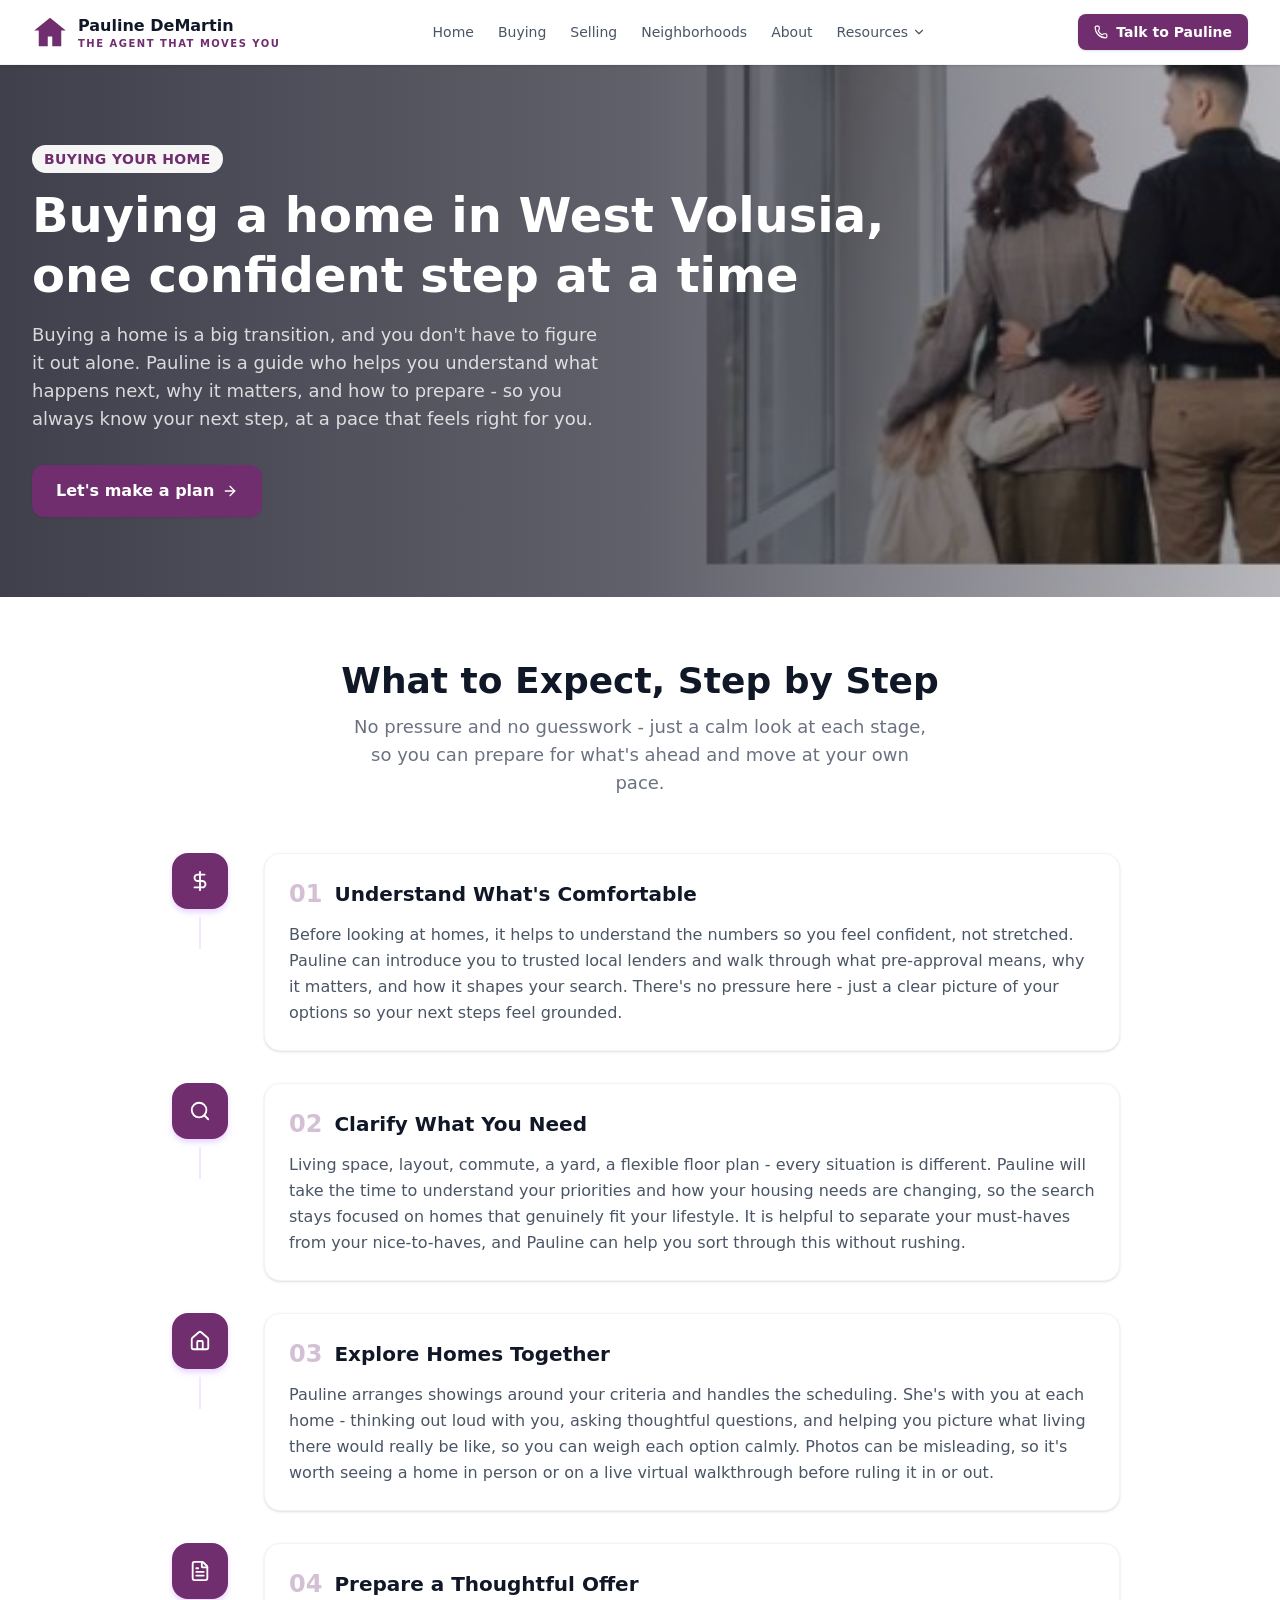
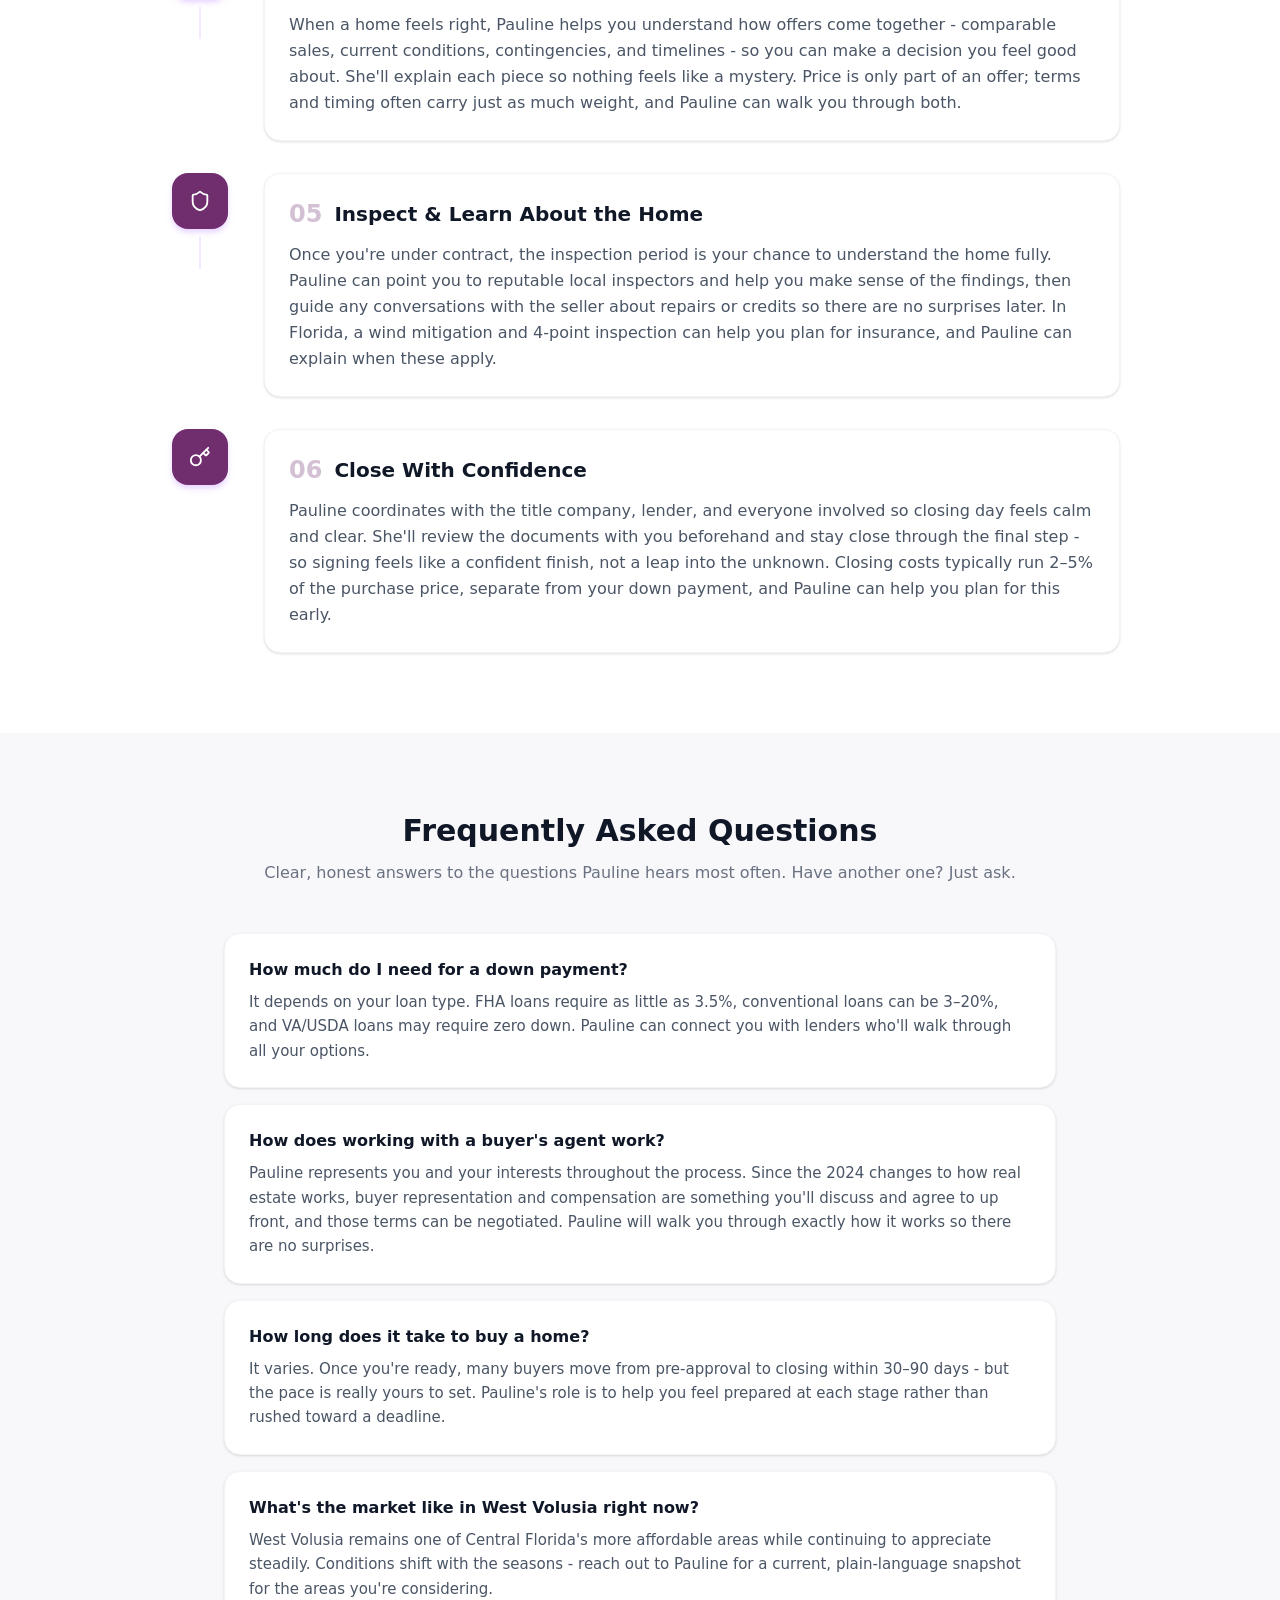
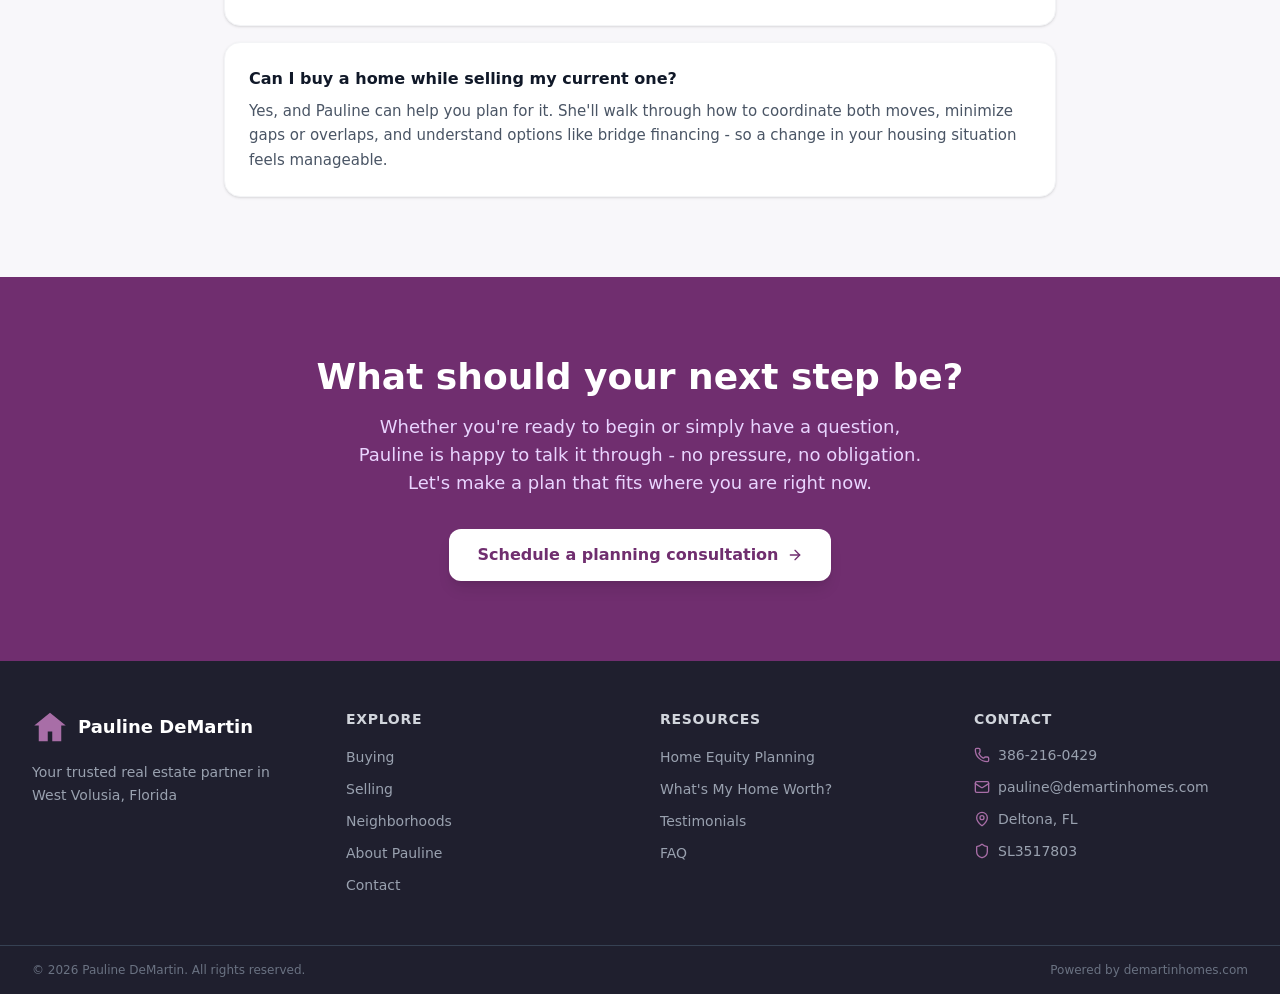
<file: buyers/index.html>
<!DOCTYPE html><html lang="en" class="inter_5901b7c6-module__ec5Qua__variable"><head><meta charSet="utf-8"/><meta name="viewport" content="width=device-width, initial-scale=1"/><link rel="preload" href="/_next/static/media/83afe278b6a6bb3c-s.p.2bn3s6zvc0dyp.woff2" as="font" crossorigin="" type="font/woff2"/><link rel="preload" as="image" href="/images/service-buyers.jpg"/><link rel="stylesheet" href="/_next/static/chunks/1o2__x182su04.css" data-precedence="next"/><link rel="preload" as="script" fetchPriority="low" href="/_next/static/chunks/21y3go662gzm2.js"/><script src="/_next/static/chunks/2o1jw19xgqkzz.js" async=""></script><script src="/_next/static/chunks/3peubv2924kx4.js" async=""></script><script src="/_next/static/chunks/turbopack-43fj6arzy7gf4.js" async=""></script><script src="/_next/static/chunks/05-c3ty_6dwfk.js" async=""></script><script src="/_next/static/chunks/14mrh2-p_w84d.js" async=""></script><script src="/_next/static/chunks/0qmd40rorf7k5.js" async=""></script><meta name="next-size-adjust" content=""/><title>Buying Your Home | Pauline DeMartin · West Volusia REALTOR® | Pauline DeMartin - West Volusia FL REALTOR</title><meta name="description" content="A calm, step-by-step way to prepare for buying a home in West Volusia County. Pauline DeMartin guides you through what to expect and how to get ready."/><link rel="icon" href="/favicon.ico?favicon.2vob68tjqpejf.ico" sizes="256x256" type="image/x-icon"/><script src="/_next/static/chunks/0cz1d0mv5g_q7.js" noModule=""></script></head><body class="font-sans antialiased"><div hidden=""><!--$--><!--/$--></div><div class="min-h-screen bg-white flex flex-col"><header class="sticky top-0 z-50 bg-white/95 backdrop-blur-sm border-b border-gray-100 shadow-sm"><div class="max-w-7xl mx-auto px-4 lg:px-8 flex items-center justify-between h-16"><a class="flex items-center gap-2.5 shrink-0 group" href="/"><svg viewBox="0 0 24 24" class="w-9 h-9 fill-[#702E6F] group-hover:fill-[#5A2559] transition-colors flex-shrink-0" aria-hidden="true"><path d="M12 2.5 1.5 11h3v10.5h6V15h3v6.5h6V11h3L12 2.5z"></path></svg><div class="leading-tight"><p class="text-base font-bold text-gray-900 tracking-normal antialiased subpixel-antialiased">Pauline DeMartin</p><p class="text-[10px] font-semibold text-[#702E6F] uppercase tracking-[0.15em]">The Agent That Moves You</p></div></a><nav class="hidden xl:flex items-center gap-6"><a class="text-sm font-medium transition-colors text-gray-600 hover:text-[#702E6F]" href="/">Home</a><a class="text-sm font-medium transition-colors text-gray-600 hover:text-[#702E6F]" href="/buyers/">Buying</a><a class="text-sm font-medium transition-colors text-gray-600 hover:text-[#702E6F]" href="/sellers/">Selling</a><a class="text-sm font-medium transition-colors text-gray-600 hover:text-[#702E6F]" href="/neighborhoods/">Neighborhoods</a><a class="text-sm font-medium transition-colors text-gray-600 hover:text-[#702E6F]" href="/about/">About</a><div class="relative group"><button type="button" class="flex items-center gap-1 text-sm font-medium text-gray-600 group-hover:text-[#702E6F] transition-colors">Resources <svg xmlns="http://www.w3.org/2000/svg" width="14" height="14" viewBox="0 0 24 24" fill="none" stroke="currentColor" stroke-width="2" stroke-linecap="round" stroke-linejoin="round" class="lucide lucide-chevron-down group-hover:rotate-180 transition-transform" aria-hidden="true"><path d="m6 9 6 6 6-6"></path></svg></button><div class="absolute right-0 top-full pt-3 opacity-0 invisible group-hover:opacity-100 group-hover:visible transition-all duration-150"><div class="w-60 bg-white rounded-xl border border-gray-100 shadow-lg py-2"><a class="block px-4 py-2 text-sm transition-colors text-gray-600 hover:text-[#702E6F] hover:bg-gray-50" href="/home-equity-planning/">Home Equity Planning</a><a class="block px-4 py-2 text-sm transition-colors text-gray-600 hover:text-[#702E6F] hover:bg-gray-50" href="/home-valuation/">What&#x27;s My Home Worth?</a><a class="block px-4 py-2 text-sm transition-colors text-gray-600 hover:text-[#702E6F] hover:bg-gray-50" href="/testimonials/">Testimonials</a><a class="block px-4 py-2 text-sm transition-colors text-gray-600 hover:text-[#702E6F] hover:bg-gray-50" href="/faq/">FAQ</a></div></div></div></nav><div class="flex items-center gap-3"><a class="hidden md:inline-flex items-center gap-2 bg-[#702E6F] hover:bg-[#5A2559] text-white text-sm font-semibold px-4 py-2 rounded-lg transition-colors shadow-sm" href="/contact/"><svg xmlns="http://www.w3.org/2000/svg" width="14" height="14" viewBox="0 0 24 24" fill="none" stroke="currentColor" stroke-width="2" stroke-linecap="round" stroke-linejoin="round" class="lucide lucide-phone" aria-hidden="true"><path d="M13.832 16.568a1 1 0 0 0 1.213-.303l.355-.465A2 2 0 0 1 17 15h3a2 2 0 0 1 2 2v3a2 2 0 0 1-2 2A18 18 0 0 1 2 4a2 2 0 0 1 2-2h3a2 2 0 0 1 2 2v3a2 2 0 0 1-.8 1.6l-.468.351a1 1 0 0 0-.292 1.233 14 14 0 0 0 6.392 6.384"></path></svg>Talk to Pauline</a><button class="xl:hidden p-2 text-gray-600 hover:text-[#702E6F] rounded-md" aria-label="Toggle menu"><svg xmlns="http://www.w3.org/2000/svg" width="22" height="22" viewBox="0 0 24 24" fill="none" stroke="currentColor" stroke-width="2" stroke-linecap="round" stroke-linejoin="round" class="lucide lucide-menu" aria-hidden="true"><path d="M4 5h16"></path><path d="M4 12h16"></path><path d="M4 19h16"></path></svg></button></div></div></header><section class="relative min-h-[400px] flex items-center"><img alt="Buyers in West Volusia" decoding="async" data-nimg="fill" class="object-cover object-center" style="position:absolute;height:100%;width:100%;left:0;top:0;right:0;bottom:0;color:transparent" src="/images/service-buyers.jpg"/><div class="absolute inset-0 bg-gradient-to-r from-[#1F1F2E]/85 via-[#1F1F2E]/70 to-[#1F1F2E]/30"></div><div class="relative z-10 max-w-7xl mx-auto px-6 lg:px-8 py-20 w-full"><p class="text-[#702E6F] font-semibold uppercase tracking-wide text-sm mb-3 bg-white/95 inline-block px-3 py-1 rounded-full">Buying Your Home</p><h1 class="text-4xl md:text-5xl font-bold text-white mb-4 max-w-4xl leading-tight">Buying a home in West Volusia,<!-- --> <span class="whitespace-nowrap">one confident step at a time</span></h1><p class="text-white/80 text-lg max-w-xl mb-8">Buying a home is a big transition, and you don&#x27;t have to figure it out alone. Pauline is a guide who helps you understand what happens next, why it matters, and how to prepare - so you always know your next step, at a pace that feels right for you.</p><div class="flex flex-wrap gap-4"><a class="btn-primary" href="/contact/?reason=buying">Let&#x27;s make a plan <svg xmlns="http://www.w3.org/2000/svg" width="16" height="16" viewBox="0 0 24 24" fill="none" stroke="currentColor" stroke-width="2" stroke-linecap="round" stroke-linejoin="round" class="lucide lucide-arrow-right" aria-hidden="true"><path d="M5 12h14"></path><path d="m12 5 7 7-7 7"></path></svg></a></div></div></section><section class="pt-16 pb-20"><div class="max-w-5xl mx-auto px-6 lg:px-8"><div class="text-center mb-14"><h2 class="text-3xl md:text-4xl font-bold text-gray-900 mb-3">What to Expect, Step by Step</h2><p class="text-gray-500 text-lg max-w-xl mx-auto">No pressure and no guesswork - just a calm look at each stage, so you can prepare for what&#x27;s ahead and move at your own pace.</p></div><div class="space-y-8"><div class="grid grid-cols-1 md:grid-cols-[80px_1fr] gap-6 items-start"><div class="flex flex-col items-center gap-2"><div class="w-14 h-14 rounded-2xl bg-[#702E6F] flex items-center justify-center shadow-md shadow-purple-200 flex-shrink-0"><svg xmlns="http://www.w3.org/2000/svg" width="22" height="22" viewBox="0 0 24 24" fill="none" stroke="currentColor" stroke-width="2" stroke-linecap="round" stroke-linejoin="round" class="lucide lucide-dollar-sign text-white" aria-hidden="true"><line x1="12" x2="12" y1="2" y2="22"></line><path d="M17 5H9.5a3.5 3.5 0 0 0 0 7h5a3.5 3.5 0 0 1 0 7H6"></path></svg></div><div class="w-0.5 h-8 bg-purple-100 hidden md:block"></div></div><div class="bg-white rounded-2xl p-6 border border-gray-100 shadow-sm hover:shadow-md transition-shadow"><div class="flex items-center gap-3 mb-3"><span class="text-[#702E6F]/30 font-bold text-2xl">01</span><h3 class="text-xl font-bold text-gray-900">Understand What&#x27;s Comfortable</h3></div><p class="text-gray-600 leading-relaxed">Before looking at homes, it helps to understand the numbers so you feel confident, not stretched. Pauline can introduce you to trusted local lenders and walk through what pre-approval means, why it matters, and how it shapes your search. There&#x27;s no pressure here - just a clear picture of your options so your next steps feel grounded.</p></div></div><div class="grid grid-cols-1 md:grid-cols-[80px_1fr] gap-6 items-start"><div class="flex flex-col items-center gap-2"><div class="w-14 h-14 rounded-2xl bg-[#702E6F] flex items-center justify-center shadow-md shadow-purple-200 flex-shrink-0"><svg xmlns="http://www.w3.org/2000/svg" width="22" height="22" viewBox="0 0 24 24" fill="none" stroke="currentColor" stroke-width="2" stroke-linecap="round" stroke-linejoin="round" class="lucide lucide-search text-white" aria-hidden="true"><path d="m21 21-4.34-4.34"></path><circle cx="11" cy="11" r="8"></circle></svg></div><div class="w-0.5 h-8 bg-purple-100 hidden md:block"></div></div><div class="bg-white rounded-2xl p-6 border border-gray-100 shadow-sm hover:shadow-md transition-shadow"><div class="flex items-center gap-3 mb-3"><span class="text-[#702E6F]/30 font-bold text-2xl">02</span><h3 class="text-xl font-bold text-gray-900">Clarify What You Need</h3></div><p class="text-gray-600 leading-relaxed">Living space, layout, commute, a yard, a flexible floor plan - every situation is different. Pauline will take the time to understand your priorities and how your housing needs are changing, so the search stays focused on homes that genuinely fit your lifestyle. It is helpful to separate your must-haves from your nice-to-haves, and Pauline can help you sort through this without rushing.</p></div></div><div class="grid grid-cols-1 md:grid-cols-[80px_1fr] gap-6 items-start"><div class="flex flex-col items-center gap-2"><div class="w-14 h-14 rounded-2xl bg-[#702E6F] flex items-center justify-center shadow-md shadow-purple-200 flex-shrink-0"><svg xmlns="http://www.w3.org/2000/svg" width="22" height="22" viewBox="0 0 24 24" fill="none" stroke="currentColor" stroke-width="2" stroke-linecap="round" stroke-linejoin="round" class="lucide lucide-house text-white" aria-hidden="true"><path d="M15 21v-8a1 1 0 0 0-1-1h-4a1 1 0 0 0-1 1v8"></path><path d="M3 10a2 2 0 0 1 .709-1.528l7-6a2 2 0 0 1 2.582 0l7 6A2 2 0 0 1 21 10v9a2 2 0 0 1-2 2H5a2 2 0 0 1-2-2z"></path></svg></div><div class="w-0.5 h-8 bg-purple-100 hidden md:block"></div></div><div class="bg-white rounded-2xl p-6 border border-gray-100 shadow-sm hover:shadow-md transition-shadow"><div class="flex items-center gap-3 mb-3"><span class="text-[#702E6F]/30 font-bold text-2xl">03</span><h3 class="text-xl font-bold text-gray-900">Explore Homes Together</h3></div><p class="text-gray-600 leading-relaxed">Pauline arranges showings around your criteria and handles the scheduling. She&#x27;s with you at each home - thinking out loud with you, asking thoughtful questions, and helping you picture what living there would really be like, so you can weigh each option calmly. Photos can be misleading, so it&#x27;s worth seeing a home in person or on a live virtual walkthrough before ruling it in or out.</p></div></div><div class="grid grid-cols-1 md:grid-cols-[80px_1fr] gap-6 items-start"><div class="flex flex-col items-center gap-2"><div class="w-14 h-14 rounded-2xl bg-[#702E6F] flex items-center justify-center shadow-md shadow-purple-200 flex-shrink-0"><svg xmlns="http://www.w3.org/2000/svg" width="22" height="22" viewBox="0 0 24 24" fill="none" stroke="currentColor" stroke-width="2" stroke-linecap="round" stroke-linejoin="round" class="lucide lucide-file-text text-white" aria-hidden="true"><path d="M6 22a2 2 0 0 1-2-2V4a2 2 0 0 1 2-2h8a2.4 2.4 0 0 1 1.704.706l3.588 3.588A2.4 2.4 0 0 1 20 8v12a2 2 0 0 1-2 2z"></path><path d="M14 2v5a1 1 0 0 0 1 1h5"></path><path d="M10 9H8"></path><path d="M16 13H8"></path><path d="M16 17H8"></path></svg></div><div class="w-0.5 h-8 bg-purple-100 hidden md:block"></div></div><div class="bg-white rounded-2xl p-6 border border-gray-100 shadow-sm hover:shadow-md transition-shadow"><div class="flex items-center gap-3 mb-3"><span class="text-[#702E6F]/30 font-bold text-2xl">04</span><h3 class="text-xl font-bold text-gray-900">Prepare a Thoughtful Offer</h3></div><p class="text-gray-600 leading-relaxed">When a home feels right, Pauline helps you understand how offers come together - comparable sales, current conditions, contingencies, and timelines - so you can make a decision you feel good about. She&#x27;ll explain each piece so nothing feels like a mystery. Price is only part of an offer; terms and timing often carry just as much weight, and Pauline can walk you through both.</p></div></div><div class="grid grid-cols-1 md:grid-cols-[80px_1fr] gap-6 items-start"><div class="flex flex-col items-center gap-2"><div class="w-14 h-14 rounded-2xl bg-[#702E6F] flex items-center justify-center shadow-md shadow-purple-200 flex-shrink-0"><svg xmlns="http://www.w3.org/2000/svg" width="22" height="22" viewBox="0 0 24 24" fill="none" stroke="currentColor" stroke-width="2" stroke-linecap="round" stroke-linejoin="round" class="lucide lucide-shield text-white" aria-hidden="true"><path d="M20 13c0 5-3.5 7.5-7.66 8.95a1 1 0 0 1-.67-.01C7.5 20.5 4 18 4 13V6a1 1 0 0 1 1-1c2 0 4.5-1.2 6.24-2.72a1.17 1.17 0 0 1 1.52 0C14.51 3.81 17 5 19 5a1 1 0 0 1 1 1z"></path></svg></div><div class="w-0.5 h-8 bg-purple-100 hidden md:block"></div></div><div class="bg-white rounded-2xl p-6 border border-gray-100 shadow-sm hover:shadow-md transition-shadow"><div class="flex items-center gap-3 mb-3"><span class="text-[#702E6F]/30 font-bold text-2xl">05</span><h3 class="text-xl font-bold text-gray-900">Inspect &amp; Learn About the Home</h3></div><p class="text-gray-600 leading-relaxed">Once you&#x27;re under contract, the inspection period is your chance to understand the home fully. Pauline can point you to reputable local inspectors and help you make sense of the findings, then guide any conversations with the seller about repairs or credits so there are no surprises later. In Florida, a wind mitigation and 4-point inspection can help you plan for insurance, and Pauline can explain when these apply.</p></div></div><div class="grid grid-cols-1 md:grid-cols-[80px_1fr] gap-6 items-start"><div class="flex flex-col items-center gap-2"><div class="w-14 h-14 rounded-2xl bg-[#702E6F] flex items-center justify-center shadow-md shadow-purple-200 flex-shrink-0"><svg xmlns="http://www.w3.org/2000/svg" width="22" height="22" viewBox="0 0 24 24" fill="none" stroke="currentColor" stroke-width="2" stroke-linecap="round" stroke-linejoin="round" class="lucide lucide-key text-white" aria-hidden="true"><path d="m15.5 7.5 2.3 2.3a1 1 0 0 0 1.4 0l2.1-2.1a1 1 0 0 0 0-1.4L19 4"></path><path d="m21 2-9.6 9.6"></path><circle cx="7.5" cy="15.5" r="5.5"></circle></svg></div></div><div class="bg-white rounded-2xl p-6 border border-gray-100 shadow-sm hover:shadow-md transition-shadow"><div class="flex items-center gap-3 mb-3"><span class="text-[#702E6F]/30 font-bold text-2xl">06</span><h3 class="text-xl font-bold text-gray-900">Close With Confidence</h3></div><p class="text-gray-600 leading-relaxed">Pauline coordinates with the title company, lender, and everyone involved so closing day feels calm and clear. She&#x27;ll review the documents with you beforehand and stay close through the final step - so signing feels like a confident finish, not a leap into the unknown. Closing costs typically run 2–5% of the purchase price, separate from your down payment, and Pauline can help you plan for this early.</p></div></div></div></div></section><section class="py-20 bg-[#F8F7FA]"><div class="max-w-4xl mx-auto px-6 lg:px-8"><div class="text-center mb-12"><h2 class="text-3xl font-bold text-gray-900 mb-3">Frequently Asked Questions</h2><p class="text-gray-500">Clear, honest answers to the questions Pauline hears most often. Have another one? Just ask.</p></div><div class="space-y-4"><div class="bg-white rounded-2xl p-6 border border-gray-100 shadow-sm"><h3 class="font-bold text-gray-900 mb-2">How much do I need for a down payment?</h3><p class="text-gray-600 text-[15px] leading-relaxed">It depends on your loan type. FHA loans require as little as 3.5%, conventional loans can be 3–20%, and VA/USDA loans may require zero down. Pauline can connect you with lenders who&#x27;ll walk through all your options.</p></div><div class="bg-white rounded-2xl p-6 border border-gray-100 shadow-sm"><h3 class="font-bold text-gray-900 mb-2">How does working with a buyer&#x27;s agent work?</h3><p class="text-gray-600 text-[15px] leading-relaxed">Pauline represents you and your interests throughout the process. Since the 2024 changes to how real estate works, buyer representation and compensation are something you&#x27;ll discuss and agree to up front, and those terms can be negotiated. Pauline will walk you through exactly how it works so there are no surprises.</p></div><div class="bg-white rounded-2xl p-6 border border-gray-100 shadow-sm"><h3 class="font-bold text-gray-900 mb-2">How long does it take to buy a home?</h3><p class="text-gray-600 text-[15px] leading-relaxed">It varies. Once you&#x27;re ready, many buyers move from pre-approval to closing within 30–90 days - but the pace is really yours to set. Pauline&#x27;s role is to help you feel prepared at each stage rather than rushed toward a deadline.</p></div><div class="bg-white rounded-2xl p-6 border border-gray-100 shadow-sm"><h3 class="font-bold text-gray-900 mb-2">What&#x27;s the market like in West Volusia right now?</h3><p class="text-gray-600 text-[15px] leading-relaxed">West Volusia remains one of Central Florida&#x27;s more affordable areas while continuing to appreciate steadily. Conditions shift with the seasons - reach out to Pauline for a current, plain-language snapshot for the areas you&#x27;re considering.</p></div><div class="bg-white rounded-2xl p-6 border border-gray-100 shadow-sm"><h3 class="font-bold text-gray-900 mb-2">Can I buy a home while selling my current one?</h3><p class="text-gray-600 text-[15px] leading-relaxed">Yes, and Pauline can help you plan for it. She&#x27;ll walk through how to coordinate both moves, minimize gaps or overlaps, and understand options like bridge financing - so a change in your housing situation feels manageable.</p></div></div></div></section><section class="py-20 bg-[#702E6F]"><div class="max-w-4xl mx-auto px-6 lg:px-8 text-center text-white"><h2 class="text-3xl md:text-4xl font-bold mb-4">What should your next step be?</h2><p class="text-purple-200 text-lg mb-8 max-w-xl mx-auto">Whether you&#x27;re ready to begin or simply have a question, Pauline is happy to talk it through - no pressure, no obligation. Let&#x27;s make a plan that fits where you are right now.</p><div class="flex flex-wrap justify-center gap-4"><a class="inline-flex items-center gap-2 bg-white text-[#702E6F] font-bold px-7 py-3.5 rounded-xl hover:bg-purple-50 transition-colors shadow-lg" href="/contact/?reason=buying">Schedule a planning consultation <svg xmlns="http://www.w3.org/2000/svg" width="16" height="16" viewBox="0 0 24 24" fill="none" stroke="currentColor" stroke-width="2" stroke-linecap="round" stroke-linejoin="round" class="lucide lucide-arrow-right" aria-hidden="true"><path d="M5 12h14"></path><path d="m12 5 7 7-7 7"></path></svg></a></div></div></section><footer class="bg-[#1F1F2E] text-white"><div class="max-w-7xl mx-auto px-4 sm:px-6 lg:px-8 py-12"><div class="grid grid-cols-1 sm:grid-cols-2 lg:grid-cols-4 gap-10"><div><div class="flex items-center gap-2.5 mb-4"><svg viewBox="0 0 24 24" class="w-9 h-9 fill-[#A86EA7] flex-shrink-0" aria-hidden="true"><path d="M12 2.5 1.5 11h3v10.5h6V15h3v6.5h6V11h3L12 2.5z"></path></svg><span class="font-semibold text-lg">Pauline DeMartin</span></div><p class="text-gray-400 text-sm leading-relaxed">Your trusted real estate partner in West Volusia, Florida</p></div><div><h3 class="font-semibold text-sm uppercase tracking-wider text-gray-300 mb-4">Explore</h3><ul class="space-y-2"><li><a class="text-gray-400 hover:text-[#A86EA7] text-sm transition-colors duration-150" href="/buyers/">Buying</a></li><li><a class="text-gray-400 hover:text-[#A86EA7] text-sm transition-colors duration-150" href="/sellers/">Selling</a></li><li><a class="text-gray-400 hover:text-[#A86EA7] text-sm transition-colors duration-150" href="/neighborhoods/">Neighborhoods</a></li><li><a class="text-gray-400 hover:text-[#A86EA7] text-sm transition-colors duration-150" href="/about/">About Pauline</a></li><li><a class="text-gray-400 hover:text-[#A86EA7] text-sm transition-colors duration-150" href="/contact/">Contact</a></li></ul></div><div><h3 class="font-semibold text-sm uppercase tracking-wider text-gray-300 mb-4">Resources</h3><ul class="space-y-2"><li><a class="text-gray-400 hover:text-[#A86EA7] text-sm transition-colors duration-150" href="/home-equity-planning/">Home Equity Planning</a></li><li><a class="text-gray-400 hover:text-[#A86EA7] text-sm transition-colors duration-150" href="/home-valuation/">What&#x27;s My Home Worth?</a></li><li><a class="text-gray-400 hover:text-[#A86EA7] text-sm transition-colors duration-150" href="/testimonials/">Testimonials</a></li><li><a class="text-gray-400 hover:text-[#A86EA7] text-sm transition-colors duration-150" href="/faq/">FAQ</a></li></ul></div><div><h3 class="font-semibold text-sm uppercase tracking-wider text-gray-300 mb-4">Contact</h3><ul class="space-y-3"><li class="flex items-start gap-2 text-sm text-gray-400"><svg xmlns="http://www.w3.org/2000/svg" width="16" height="16" viewBox="0 0 24 24" fill="none" stroke="currentColor" stroke-width="2" stroke-linecap="round" stroke-linejoin="round" class="lucide lucide-phone mt-0.5 text-[#A86EA7] flex-shrink-0" aria-hidden="true"><path d="M13.832 16.568a1 1 0 0 0 1.213-.303l.355-.465A2 2 0 0 1 17 15h3a2 2 0 0 1 2 2v3a2 2 0 0 1-2 2A18 18 0 0 1 2 4a2 2 0 0 1 2-2h3a2 2 0 0 1 2 2v3a2 2 0 0 1-.8 1.6l-.468.351a1 1 0 0 0-.292 1.233 14 14 0 0 0 6.392 6.384"></path></svg><a href="tel:386-216-0429" class="hover:text-[#A86EA7] transition-colors">386-216-0429</a></li><li class="flex items-start gap-2 text-sm text-gray-400"><svg xmlns="http://www.w3.org/2000/svg" width="16" height="16" viewBox="0 0 24 24" fill="none" stroke="currentColor" stroke-width="2" stroke-linecap="round" stroke-linejoin="round" class="lucide lucide-mail mt-0.5 text-[#A86EA7] flex-shrink-0" aria-hidden="true"><path d="m22 7-8.991 5.727a2 2 0 0 1-2.009 0L2 7"></path><rect x="2" y="4" width="20" height="16" rx="2"></rect></svg><a href="mailto:pauline@demartinhomes.com" class="hover:text-[#A86EA7] transition-colors break-all">pauline@demartinhomes.com</a></li><li class="flex items-start gap-2 text-sm text-gray-400"><svg xmlns="http://www.w3.org/2000/svg" width="16" height="16" viewBox="0 0 24 24" fill="none" stroke="currentColor" stroke-width="2" stroke-linecap="round" stroke-linejoin="round" class="lucide lucide-map-pin mt-0.5 text-[#A86EA7] flex-shrink-0" aria-hidden="true"><path d="M20 10c0 4.993-5.539 10.193-7.399 11.799a1 1 0 0 1-1.202 0C9.539 20.193 4 14.993 4 10a8 8 0 0 1 16 0"></path><circle cx="12" cy="10" r="3"></circle></svg><span>Deltona, FL</span></li><li class="flex items-start gap-2 text-sm text-gray-400"><svg xmlns="http://www.w3.org/2000/svg" width="16" height="16" viewBox="0 0 24 24" fill="none" stroke="currentColor" stroke-width="2" stroke-linecap="round" stroke-linejoin="round" class="lucide lucide-shield mt-0.5 text-[#A86EA7] flex-shrink-0" aria-hidden="true"><path d="M20 13c0 5-3.5 7.5-7.66 8.95a1 1 0 0 1-.67-.01C7.5 20.5 4 18 4 13V6a1 1 0 0 1 1-1c2 0 4.5-1.2 6.24-2.72a1.17 1.17 0 0 1 1.52 0C14.51 3.81 17 5 19 5a1 1 0 0 1 1 1z"></path></svg><span>SL3517803</span></li></ul></div></div></div><div class="border-t border-gray-700"><div class="max-w-7xl mx-auto px-4 sm:px-6 lg:px-8 py-4 flex flex-col sm:flex-row items-center justify-between gap-2"><p class="text-gray-500 text-xs">© <!-- -->2026<!-- --> Pauline DeMartin. All rights reserved.</p><p class="text-gray-500 text-xs">Powered by<!-- --> <a href="https://demartinhomes.com" class="hover:text-[#A86EA7] transition-colors">demartinhomes.com</a></p></div></div></footer></div><!--$--><!--/$--><script src="/_next/static/chunks/21y3go662gzm2.js" id="_R_" async=""></script><script>(self.__next_f=self.__next_f||[]).push([0])</script><script>self.__next_f.push([1,"1:\"$Sreact.fragment\"\n2:I[39756,[\"/_next/static/chunks/05-c3ty_6dwfk.js\",\"/_next/static/chunks/14mrh2-p_w84d.js\"],\"default\"]\n3:I[37457,[\"/_next/static/chunks/05-c3ty_6dwfk.js\",\"/_next/static/chunks/14mrh2-p_w84d.js\"],\"default\"]\n4:I[45678,[\"/_next/static/chunks/05-c3ty_6dwfk.js\",\"/_next/static/chunks/14mrh2-p_w84d.js\",\"/_next/static/chunks/0qmd40rorf7k5.js\"],\"default\"]\n5:I[22016,[\"/_next/static/chunks/05-c3ty_6dwfk.js\",\"/_next/static/chunks/14mrh2-p_w84d.js\",\"/_next/static/chunks/0qmd40rorf7k5.js\"],\"\"]\nd:I[68027,[\"/_next/static/chunks/05-c3ty_6dwfk.js\",\"/_next/static/chunks/14mrh2-p_w84d.js\"],\"default\",1]\n:HL[\"/_next/static/chunks/1o2__x182su04.css\",\"style\"]\n:HL[\"/_next/static/media/83afe278b6a6bb3c-s.p.2bn3s6zvc0dyp.woff2\",\"font\",{\"crossOrigin\":\"\",\"type\":\"font/woff2\"}]\n"])</script><script>self.__next_f.push([1,"0:{\"P\":null,\"c\":[\"\",\"buyers\",\"\"],\"q\":\"\",\"i\":false,\"f\":[[[\"\",{\"children\":[\"buyers\",{\"children\":[\"__PAGE__\",{}]}]},\"$undefined\",\"$undefined\",16],[[\"$\",\"$1\",\"c\",{\"children\":[[[\"$\",\"link\",\"0\",{\"rel\":\"stylesheet\",\"href\":\"/_next/static/chunks/1o2__x182su04.css\",\"precedence\":\"next\",\"crossOrigin\":\"$undefined\",\"nonce\":\"$undefined\"}],[\"$\",\"script\",\"script-0\",{\"src\":\"/_next/static/chunks/05-c3ty_6dwfk.js\",\"async\":true,\"nonce\":\"$undefined\"}],[\"$\",\"script\",\"script-1\",{\"src\":\"/_next/static/chunks/14mrh2-p_w84d.js\",\"async\":true,\"nonce\":\"$undefined\"}]],[\"$\",\"html\",null,{\"lang\":\"en\",\"className\":\"inter_5901b7c6-module__ec5Qua__variable\",\"children\":[\"$\",\"body\",null,{\"className\":\"font-sans antialiased\",\"children\":[\"$\",\"$L2\",null,{\"parallelRouterKey\":\"children\",\"error\":\"$undefined\",\"errorStyles\":\"$undefined\",\"errorScripts\":\"$undefined\",\"template\":[\"$\",\"$L3\",null,{}],\"templateStyles\":\"$undefined\",\"templateScripts\":\"$undefined\",\"notFound\":[[\"$\",\"div\",null,{\"className\":\"min-h-screen bg-[#F8F7FA] flex flex-col\",\"children\":[[\"$\",\"$L4\",null,{}],[\"$\",\"main\",null,{\"className\":\"flex-1 flex items-center justify-center px-4 py-24\",\"children\":[\"$\",\"div\",null,{\"className\":\"text-center max-w-lg\",\"children\":[[\"$\",\"div\",null,{\"className\":\"text-[120px] md:text-[160px] font-bold text-[#702E6F] leading-none opacity-15 select-none mb-0\",\"children\":\"404\"}],[\"$\",\"div\",null,{\"className\":\"-mt-6 mb-6\",\"children\":[[\"$\",\"h1\",null,{\"className\":\"text-3xl md:text-4xl font-bold text-[#1F1F2E] mb-3\",\"children\":\"Page Not Found\"}],[\"$\",\"p\",null,{\"className\":\"text-gray-500 text-base leading-relaxed\",\"children\":\"Sorry, we couldn't find the page you're looking for. It may have been moved, renamed, or never existed.\"}]]}],[\"$\",\"div\",null,{\"className\":\"flex flex-col sm:flex-row items-center justify-center gap-3\",\"children\":[[\"$\",\"$L5\",null,{\"href\":\"/\",\"className\":\"inline-block px-6 py-3 bg-[#702E6F] text-white font-semibold rounded-xl hover:bg-[#5A2559] transition-colors duration-200 text-sm shadow-sm w-full sm:w-auto\",\"children\":\"Go Home\"}],[\"$\",\"$L5\",null,{\"href\":\"/contact\",\"className\":\"inline-block px-6 py-3 bg-white text-[#702E6F] font-semibold rounded-xl border border-[#702E6F] hover:bg-purple-50 transition-colors duration-200 text-sm w-full sm:w-auto\",\"children\":\"Contact Pauline\"}]]}]]}]}],[\"$\",\"footer\",null,{\"className\":\"bg-[#1F1F2E] text-white\",\"children\":[[\"$\",\"div\",null,{\"className\":\"max-w-7xl mx-auto px-4 sm:px-6 lg:px-8 py-12\",\"children\":[\"$\",\"div\",null,{\"className\":\"grid grid-cols-1 sm:grid-cols-2 lg:grid-cols-4 gap-10\",\"children\":[[\"$\",\"div\",null,{\"children\":[[\"$\",\"div\",null,{\"className\":\"flex items-center gap-2.5 mb-4\",\"children\":[[\"$\",\"svg\",null,{\"viewBox\":\"0 0 24 24\",\"className\":\"w-9 h-9 fill-[#A86EA7] flex-shrink-0\",\"aria-hidden\":\"true\",\"children\":[\"$\",\"path\",null,{\"d\":\"M12 2.5 1.5 11h3v10.5h6V15h3v6.5h6V11h3L12 2.5z\"}]}],[\"$\",\"span\",null,{\"className\":\"font-semibold text-lg\",\"children\":\"Pauline DeMartin\"}]]}],[\"$\",\"p\",null,{\"className\":\"text-gray-400 text-sm leading-relaxed\",\"children\":\"The Agent That Moves You - helping you navigate every housing transition with confidence, here in West Volusia, Florida.\"}]]}],[\"$\",\"div\",null,{\"children\":[[\"$\",\"h3\",null,{\"className\":\"font-semibold text-sm uppercase tracking-wider text-gray-300 mb-4\",\"children\":\"Explore\"}],[\"$\",\"ul\",null,{\"className\":\"space-y-2\",\"children\":[[\"$\",\"li\",\"/buyers\",{\"children\":[\"$\",\"$L5\",null,{\"href\":\"/buyers\",\"className\":\"text-gray-400 hover:text-[#A86EA7] text-sm transition-colors duration-150\",\"children\":\"Buying\"}]}],[\"$\",\"li\",\"/sellers\",{\"children\":[\"$\",\"$L5\",null,{\"href\":\"/sellers\",\"className\":\"text-gray-400 hover:text-[#A86EA7] text-sm transition-colors duration-150\",\"children\":\"Selling\"}]}],[\"$\",\"li\",\"/neighborhoods\",{\"children\":[\"$\",\"$L5\",null,{\"href\":\"/neighborhoods\",\"className\":\"text-gray-400 hover:text-[#A86EA7] text-sm transition-colors duration-150\",\"children\":\"Neighborhoods\"}]}],[\"$\",\"li\",\"/about\",{\"children\":[\"$\",\"$L5\",null,{\"href\":\"/about\",\"className\":\"text-gray-400 hover:text-[#A86EA7] text-sm transition-colors duration-150\",\"children\":\"About Pauline\"}]}],[\"$\",\"li\",\"/contact\",{\"children\":[\"$\",\"$L5\",null,{\"href\":\"/contact\",\"className\":\"text-gray-400 hover:text-[#A86EA7] text-sm transition-colors duration-150\",\"children\":\"Contact\"}]}]]}]]}],[\"$\",\"div\",null,{\"children\":[[\"$\",\"h3\",null,{\"className\":\"font-semibold text-sm uppercase tracking-wider text-gray-300 mb-4\",\"children\":\"Resources\"}],\"$L6\"]}],\"$L7\"]}]}],\"$L8\"]}]]}],[]],\"forbidden\":\"$undefined\",\"unauthorized\":\"$undefined\"}]}]}]]}],{\"children\":[\"$L9\",{\"children\":[\"$La\",{},null,false,null]},null,false,\"$@b\"]},null,false,null],\"$Lc\",false]],\"m\":\"$undefined\",\"G\":[\"$d\",[\"$Le\"]],\"S\":true,\"h\":null,\"s\":\"$undefined\",\"l\":\"$undefined\",\"p\":\"$undefined\",\"d\":\"$undefined\",\"b\":\"Izmwsn5FGJajeOmiXzIKZ\"}\n"])</script><script>self.__next_f.push([1,"f:I[5014,[\"/_next/static/chunks/05-c3ty_6dwfk.js\",\"/_next/static/chunks/14mrh2-p_w84d.js\",\"/_next/static/chunks/0qmd40rorf7k5.js\"],\"default\"]\n11:I[97367,[\"/_next/static/chunks/05-c3ty_6dwfk.js\",\"/_next/static/chunks/14mrh2-p_w84d.js\"],\"OutletBoundary\"]\n12:\"$Sreact.suspense\"\n15:I[97367,[\"/_next/static/chunks/05-c3ty_6dwfk.js\",\"/_next/static/chunks/14mrh2-p_w84d.js\"],\"ViewportBoundary\"]\n17:I[97367,[\"/_next/static/chunks/05-c3ty_6dwfk.js\",\"/_next/static/chunks/14mrh2-p_w84d.js\"],\"MetadataBoundary\"]\n6:[\"$\",\"ul\",null,{\"className\":\"space-y-2\",\"children\":[[\"$\",\"li\",\"/home-equity-planning\",{\"children\":[\"$\",\"$L5\",null,{\"href\":\"/home-equity-planning\",\"className\":\"text-gray-400 hover:text-[#A86EA7] text-sm transition-colors duration-150\",\"children\":\"Home Equity Planning\"}]}],[\"$\",\"li\",\"/home-valuation\",{\"children\":[\"$\",\"$L5\",null,{\"href\":\"/home-valuation\",\"className\":\"text-gray-400 hover:text-[#A86EA7] text-sm transition-colors duration-150\",\"children\":\"What's My Home Worth?\"}]}],[\"$\",\"li\",\"/testimonials\",{\"children\":[\"$\",\"$L5\",null,{\"href\":\"/testimonials\",\"className\":\"text-gray-400 hover:text-[#A86EA7] text-sm transition-colors duration-150\",\"children\":\"Testimonials\"}]}],[\"$\",\"li\",\"/faq\",{\"children\":[\"$\",\"$L5\",null,{\"href\":\"/faq\",\"className\":\"text-gray-400 hover:text-[#A86EA7] text-sm transition-colors duration-150\",\"children\":\"FAQ\"}]}]]}]\n"])</script><script>self.__next_f.push([1,"7:[\"$\",\"div\",null,{\"children\":[[\"$\",\"h3\",null,{\"className\":\"font-semibold text-sm uppercase tracking-wider text-gray-300 mb-4\",\"children\":\"Contact\"}],[\"$\",\"ul\",null,{\"className\":\"space-y-3\",\"children\":[[\"$\",\"li\",null,{\"className\":\"flex items-start gap-2 text-sm text-gray-400\",\"children\":[[\"$\",\"$Lf\",null,{\"ref\":\"$undefined\",\"iconNode\":[[\"path\",{\"d\":\"M13.832 16.568a1 1 0 0 0 1.213-.303l.355-.465A2 2 0 0 1 17 15h3a2 2 0 0 1 2 2v3a2 2 0 0 1-2 2A18 18 0 0 1 2 4a2 2 0 0 1 2-2h3a2 2 0 0 1 2 2v3a2 2 0 0 1-.8 1.6l-.468.351a1 1 0 0 0-.292 1.233 14 14 0 0 0 6.392 6.384\",\"key\":\"9njp5v\"}]],\"className\":\"lucide-phone mt-0.5 text-[#A86EA7] flex-shrink-0\",\"size\":16}],[\"$\",\"a\",null,{\"href\":\"tel:386-216-0429\",\"className\":\"hover:text-[#A86EA7] transition-colors\",\"children\":\"386-216-0429\"}]]}],[\"$\",\"li\",null,{\"className\":\"flex items-start gap-2 text-sm text-gray-400\",\"children\":[[\"$\",\"$Lf\",null,{\"ref\":\"$undefined\",\"iconNode\":[[\"path\",{\"d\":\"m22 7-8.991 5.727a2 2 0 0 1-2.009 0L2 7\",\"key\":\"132q7q\"}],[\"rect\",{\"x\":\"2\",\"y\":\"4\",\"width\":\"20\",\"height\":\"16\",\"rx\":\"2\",\"key\":\"izxlao\"}]],\"className\":\"lucide-mail mt-0.5 text-[#A86EA7] flex-shrink-0\",\"size\":16}],[\"$\",\"a\",null,{\"href\":\"mailto:pauline@demartinhomes.com\",\"className\":\"hover:text-[#A86EA7] transition-colors break-all\",\"children\":\"pauline@demartinhomes.com\"}]]}],[\"$\",\"li\",null,{\"className\":\"flex items-start gap-2 text-sm text-gray-400\",\"children\":[[\"$\",\"$Lf\",null,{\"ref\":\"$undefined\",\"iconNode\":[[\"path\",{\"d\":\"M20 10c0 4.993-5.539 10.193-7.399 11.799a1 1 0 0 1-1.202 0C9.539 20.193 4 14.993 4 10a8 8 0 0 1 16 0\",\"key\":\"1r0f0z\"}],[\"circle\",{\"cx\":\"12\",\"cy\":\"10\",\"r\":\"3\",\"key\":\"ilqhr7\"}]],\"className\":\"lucide-map-pin mt-0.5 text-[#A86EA7] flex-shrink-0\",\"size\":16}],[\"$\",\"span\",null,{\"children\":\"Deltona, FL\"}]]}],[\"$\",\"li\",null,{\"className\":\"flex items-start gap-2 text-sm text-gray-400\",\"children\":[[\"$\",\"$Lf\",null,{\"ref\":\"$undefined\",\"iconNode\":[[\"path\",{\"d\":\"M20 13c0 5-3.5 7.5-7.66 8.95a1 1 0 0 1-.67-.01C7.5 20.5 4 18 4 13V6a1 1 0 0 1 1-1c2 0 4.5-1.2 6.24-2.72a1.17 1.17 0 0 1 1.52 0C14.51 3.81 17 5 19 5a1 1 0 0 1 1 1z\",\"key\":\"oel41y\"}]],\"className\":\"lucide-shield mt-0.5 text-[#A86EA7] flex-shrink-0\",\"size\":16}],[\"$\",\"span\",null,{\"children\":\"SL3517803\"}]]}]]}]]}]\n"])</script><script>self.__next_f.push([1,"8:[\"$\",\"div\",null,{\"className\":\"border-t border-gray-700\",\"children\":[\"$\",\"div\",null,{\"className\":\"max-w-7xl mx-auto px-4 sm:px-6 lg:px-8 py-4 flex flex-col sm:flex-row items-center justify-between gap-2\",\"children\":[[\"$\",\"p\",null,{\"className\":\"text-gray-500 text-xs\",\"children\":[\"© \",2026,\" Pauline DeMartin. All rights reserved.\"]}],[\"$\",\"p\",null,{\"className\":\"text-gray-500 text-xs\",\"children\":[\"Powered by\",\" \",[\"$\",\"a\",null,{\"href\":\"https://demartinhomes.com\",\"className\":\"hover:text-[#A86EA7] transition-colors\",\"children\":\"demartinhomes.com\"}]]}]]}]}]\n9:[\"$\",\"$1\",\"c\",{\"children\":[null,[\"$\",\"$L2\",null,{\"parallelRouterKey\":\"children\",\"error\":\"$undefined\",\"errorStyles\":\"$undefined\",\"errorScripts\":\"$undefined\",\"template\":[\"$\",\"$L3\",null,{}],\"templateStyles\":\"$undefined\",\"templateScripts\":\"$undefined\",\"notFound\":\"$undefined\",\"forbidden\":\"$undefined\",\"unauthorized\":\"$undefined\"}]]}]\na:[\"$\",\"$1\",\"c\",{\"children\":[\"$L10\",[[\"$\",\"script\",\"script-0\",{\"src\":\"/_next/static/chunks/0qmd40rorf7k5.js\",\"async\":true,\"nonce\":\"$undefined\"}]],[\"$\",\"$L11\",null,{\"children\":[\"$\",\"$12\",null,{\"name\":\"Next.MetadataOutlet\",\"children\":\"$@13\"}]}]]}]\n14:[]\nb:\"$W14\"\nc:[\"$\",\"$1\",\"h\",{\"children\":[null,[\"$\",\"$L15\",null,{\"children\":\"$L16\"}],[\"$\",\"div\",null,{\"hidden\":true,\"children\":[\"$\",\"$L17\",null,{\"children\":[\"$\",\"$12\",null,{\"name\":\"Next.Metadata\",\"children\":\"$L18\"}]}]}],[\"$\",\"meta\",null,{\"name\":\"next-size-adjust\",\"content\":\"\"}]]}]\ne:[\"$\",\"link\",\"0\",{\"rel\":\"stylesheet\",\"href\":\"/_next/static/chunks/1o2__x182su04.css\",\"precedence\":\"next\",\"crossOrigin\":\"$undefined\",\"nonce\":\"$undefined\"}]\n"])</script><script>self.__next_f.push([1,"19:I[5500,[\"/_next/static/chunks/05-c3ty_6dwfk.js\",\"/_next/static/chunks/14mrh2-p_w84d.js\",\"/_next/static/chunks/0qmd40rorf7k5.js\"],\"Image\"]\n"])</script><script>self.__next_f.push([1,"10:[\"$\",\"div\",null,{\"className\":\"min-h-screen bg-white flex flex-col\",\"children\":[[\"$\",\"$L4\",null,{}],[\"$\",\"section\",null,{\"className\":\"relative min-h-[400px] flex items-center\",\"children\":[[\"$\",\"$L19\",null,{\"src\":\"/images/service-buyers.jpg\",\"alt\":\"Buyers in West Volusia\",\"fill\":true,\"className\":\"object-cover object-center\",\"priority\":true}],[\"$\",\"div\",null,{\"className\":\"absolute inset-0 bg-gradient-to-r from-[#1F1F2E]/85 via-[#1F1F2E]/70 to-[#1F1F2E]/30\"}],[\"$\",\"div\",null,{\"className\":\"relative z-10 max-w-7xl mx-auto px-6 lg:px-8 py-20 w-full\",\"children\":[[\"$\",\"p\",null,{\"className\":\"text-[#702E6F] font-semibold uppercase tracking-wide text-sm mb-3 bg-white/95 inline-block px-3 py-1 rounded-full\",\"children\":\"Buying Your Home\"}],[\"$\",\"h1\",null,{\"className\":\"text-4xl md:text-5xl font-bold text-white mb-4 max-w-4xl leading-tight\",\"children\":[\"Buying a home in West Volusia,\",\" \",[\"$\",\"span\",null,{\"className\":\"whitespace-nowrap\",\"children\":\"one confident step at a time\"}]]}],[\"$\",\"p\",null,{\"className\":\"text-white/80 text-lg max-w-xl mb-8\",\"children\":\"Buying a home is a big transition, and you don't have to figure it out alone. Pauline is a guide who helps you understand what happens next, why it matters, and how to prepare - so you always know your next step, at a pace that feels right for you.\"}],[\"$\",\"div\",null,{\"className\":\"flex flex-wrap gap-4\",\"children\":[\"$\",\"$L5\",null,{\"href\":\"/contact?reason=buying\",\"className\":\"btn-primary\",\"children\":[\"Let's make a plan \",[\"$\",\"$Lf\",null,{\"ref\":\"$undefined\",\"iconNode\":[[\"path\",{\"d\":\"M5 12h14\",\"key\":\"1ays0h\"}],[\"path\",{\"d\":\"m12 5 7 7-7 7\",\"key\":\"xquz4c\"}]],\"className\":\"lucide-arrow-right\",\"size\":16}]]}]}]]}]]}],[\"$\",\"section\",null,{\"className\":\"pt-16 pb-20\",\"children\":[\"$\",\"div\",null,{\"className\":\"max-w-5xl mx-auto px-6 lg:px-8\",\"children\":[[\"$\",\"div\",null,{\"className\":\"text-center mb-14\",\"children\":[[\"$\",\"h2\",null,{\"className\":\"text-3xl md:text-4xl font-bold text-gray-900 mb-3\",\"children\":\"What to Expect, Step by Step\"}],[\"$\",\"p\",null,{\"className\":\"text-gray-500 text-lg max-w-xl mx-auto\",\"children\":\"No pressure and no guesswork - just a calm look at each stage, so you can prepare for what's ahead and move at your own pace.\"}]]}],[\"$\",\"div\",null,{\"className\":\"space-y-8\",\"children\":[[\"$\",\"div\",\"01\",{\"className\":\"grid grid-cols-1 md:grid-cols-[80px_1fr] gap-6 items-start\",\"children\":[[\"$\",\"div\",null,{\"className\":\"flex flex-col items-center gap-2\",\"children\":[[\"$\",\"div\",null,{\"className\":\"w-14 h-14 rounded-2xl bg-[#702E6F] flex items-center justify-center shadow-md shadow-purple-200 flex-shrink-0\",\"children\":[\"$\",\"$Lf\",null,{\"ref\":\"$undefined\",\"iconNode\":[[\"line\",{\"x1\":\"12\",\"x2\":\"12\",\"y1\":\"2\",\"y2\":\"22\",\"key\":\"7eqyqh\"}],[\"path\",{\"d\":\"M17 5H9.5a3.5 3.5 0 0 0 0 7h5a3.5 3.5 0 0 1 0 7H6\",\"key\":\"1b0p4s\"}]],\"className\":\"lucide-dollar-sign text-white\",\"size\":22}]}],[\"$\",\"div\",null,{\"className\":\"w-0.5 h-8 bg-purple-100 hidden md:block\"}]]}],[\"$\",\"div\",null,{\"className\":\"bg-white rounded-2xl p-6 border border-gray-100 shadow-sm hover:shadow-md transition-shadow\",\"children\":[[\"$\",\"div\",null,{\"className\":\"flex items-center gap-3 mb-3\",\"children\":[[\"$\",\"span\",null,{\"className\":\"text-[#702E6F]/30 font-bold text-2xl\",\"children\":\"01\"}],[\"$\",\"h3\",null,{\"className\":\"text-xl font-bold text-gray-900\",\"children\":\"Understand What's Comfortable\"}]]}],[\"$\",\"p\",null,{\"className\":\"text-gray-600 leading-relaxed\",\"children\":\"Before looking at homes, it helps to understand the numbers so you feel confident, not stretched. Pauline can introduce you to trusted local lenders and walk through what pre-approval means, why it matters, and how it shapes your search. There's no pressure here - just a clear picture of your options so your next steps feel grounded.\"}]]}]]}],[\"$\",\"div\",\"02\",{\"className\":\"grid grid-cols-1 md:grid-cols-[80px_1fr] gap-6 items-start\",\"children\":[[\"$\",\"div\",null,{\"className\":\"flex flex-col items-center gap-2\",\"children\":[[\"$\",\"div\",null,{\"className\":\"w-14 h-14 rounded-2xl bg-[#702E6F] flex items-center justify-center shadow-md shadow-purple-200 flex-shrink-0\",\"children\":\"$L1a\"}],\"$L1b\"]}],\"$L1c\"]}],\"$L1d\",\"$L1e\",\"$L1f\",\"$L20\"]}]]}]}],\"$L21\",\"$L22\",\"$L23\"]}]\n"])</script><script>self.__next_f.push([1,"1a:[\"$\",\"$Lf\",null,{\"ref\":\"$undefined\",\"iconNode\":[[\"path\",{\"d\":\"m21 21-4.34-4.34\",\"key\":\"14j7rj\"}],[\"circle\",{\"cx\":\"11\",\"cy\":\"11\",\"r\":\"8\",\"key\":\"4ej97u\"}]],\"className\":\"lucide-search text-white\",\"size\":22}]\n1b:[\"$\",\"div\",null,{\"className\":\"w-0.5 h-8 bg-purple-100 hidden md:block\"}]\n1c:[\"$\",\"div\",null,{\"className\":\"bg-white rounded-2xl p-6 border border-gray-100 shadow-sm hover:shadow-md transition-shadow\",\"children\":[[\"$\",\"div\",null,{\"className\":\"flex items-center gap-3 mb-3\",\"children\":[[\"$\",\"span\",null,{\"className\":\"text-[#702E6F]/30 font-bold text-2xl\",\"children\":\"02\"}],[\"$\",\"h3\",null,{\"className\":\"text-xl font-bold text-gray-900\",\"children\":\"Clarify What You Need\"}]]}],[\"$\",\"p\",null,{\"className\":\"text-gray-600 leading-relaxed\",\"children\":\"Living space, layout, commute, a yard, a flexible floor plan - every situation is different. Pauline will take the time to understand your priorities and how your housing needs are changing, so the search stays focused on homes that genuinely fit your lifestyle. It is helpful to separate your must-haves from your nice-to-haves, and Pauline can help you sort through this without rushing.\"}]]}]\n"])</script><script>self.__next_f.push([1,"1d:[\"$\",\"div\",\"03\",{\"className\":\"grid grid-cols-1 md:grid-cols-[80px_1fr] gap-6 items-start\",\"children\":[[\"$\",\"div\",null,{\"className\":\"flex flex-col items-center gap-2\",\"children\":[[\"$\",\"div\",null,{\"className\":\"w-14 h-14 rounded-2xl bg-[#702E6F] flex items-center justify-center shadow-md shadow-purple-200 flex-shrink-0\",\"children\":[\"$\",\"$Lf\",null,{\"ref\":\"$undefined\",\"iconNode\":[[\"path\",{\"d\":\"M15 21v-8a1 1 0 0 0-1-1h-4a1 1 0 0 0-1 1v8\",\"key\":\"5wwlr5\"}],[\"path\",{\"d\":\"M3 10a2 2 0 0 1 .709-1.528l7-6a2 2 0 0 1 2.582 0l7 6A2 2 0 0 1 21 10v9a2 2 0 0 1-2 2H5a2 2 0 0 1-2-2z\",\"key\":\"r6nss1\"}]],\"className\":\"lucide-house text-white\",\"size\":22}]}],[\"$\",\"div\",null,{\"className\":\"w-0.5 h-8 bg-purple-100 hidden md:block\"}]]}],[\"$\",\"div\",null,{\"className\":\"bg-white rounded-2xl p-6 border border-gray-100 shadow-sm hover:shadow-md transition-shadow\",\"children\":[[\"$\",\"div\",null,{\"className\":\"flex items-center gap-3 mb-3\",\"children\":[[\"$\",\"span\",null,{\"className\":\"text-[#702E6F]/30 font-bold text-2xl\",\"children\":\"03\"}],[\"$\",\"h3\",null,{\"className\":\"text-xl font-bold text-gray-900\",\"children\":\"Explore Homes Together\"}]]}],[\"$\",\"p\",null,{\"className\":\"text-gray-600 leading-relaxed\",\"children\":\"Pauline arranges showings around your criteria and handles the scheduling. She's with you at each home - thinking out loud with you, asking thoughtful questions, and helping you picture what living there would really be like, so you can weigh each option calmly. Photos can be misleading, so it's worth seeing a home in person or on a live virtual walkthrough before ruling it in or out.\"}]]}]]}]\n"])</script><script>self.__next_f.push([1,"1e:[\"$\",\"div\",\"04\",{\"className\":\"grid grid-cols-1 md:grid-cols-[80px_1fr] gap-6 items-start\",\"children\":[[\"$\",\"div\",null,{\"className\":\"flex flex-col items-center gap-2\",\"children\":[[\"$\",\"div\",null,{\"className\":\"w-14 h-14 rounded-2xl bg-[#702E6F] flex items-center justify-center shadow-md shadow-purple-200 flex-shrink-0\",\"children\":[\"$\",\"$Lf\",null,{\"ref\":\"$undefined\",\"iconNode\":[[\"path\",{\"d\":\"M6 22a2 2 0 0 1-2-2V4a2 2 0 0 1 2-2h8a2.4 2.4 0 0 1 1.704.706l3.588 3.588A2.4 2.4 0 0 1 20 8v12a2 2 0 0 1-2 2z\",\"key\":\"1oefj6\"}],[\"path\",{\"d\":\"M14 2v5a1 1 0 0 0 1 1h5\",\"key\":\"wfsgrz\"}],[\"path\",{\"d\":\"M10 9H8\",\"key\":\"b1mrlr\"}],[\"path\",{\"d\":\"M16 13H8\",\"key\":\"t4e002\"}],[\"path\",{\"d\":\"M16 17H8\",\"key\":\"z1uh3a\"}]],\"className\":\"lucide-file-text text-white\",\"size\":22}]}],[\"$\",\"div\",null,{\"className\":\"w-0.5 h-8 bg-purple-100 hidden md:block\"}]]}],[\"$\",\"div\",null,{\"className\":\"bg-white rounded-2xl p-6 border border-gray-100 shadow-sm hover:shadow-md transition-shadow\",\"children\":[[\"$\",\"div\",null,{\"className\":\"flex items-center gap-3 mb-3\",\"children\":[[\"$\",\"span\",null,{\"className\":\"text-[#702E6F]/30 font-bold text-2xl\",\"children\":\"04\"}],[\"$\",\"h3\",null,{\"className\":\"text-xl font-bold text-gray-900\",\"children\":\"Prepare a Thoughtful Offer\"}]]}],[\"$\",\"p\",null,{\"className\":\"text-gray-600 leading-relaxed\",\"children\":\"When a home feels right, Pauline helps you understand how offers come together - comparable sales, current conditions, contingencies, and timelines - so you can make a decision you feel good about. She'll explain each piece so nothing feels like a mystery. Price is only part of an offer; terms and timing often carry just as much weight, and Pauline can walk you through both.\"}]]}]]}]\n"])</script><script>self.__next_f.push([1,"1f:[\"$\",\"div\",\"05\",{\"className\":\"grid grid-cols-1 md:grid-cols-[80px_1fr] gap-6 items-start\",\"children\":[[\"$\",\"div\",null,{\"className\":\"flex flex-col items-center gap-2\",\"children\":[[\"$\",\"div\",null,{\"className\":\"w-14 h-14 rounded-2xl bg-[#702E6F] flex items-center justify-center shadow-md shadow-purple-200 flex-shrink-0\",\"children\":[\"$\",\"$Lf\",null,{\"ref\":\"$undefined\",\"iconNode\":\"$7:props:children:1:props:children:3:props:children:0:props:iconNode\",\"className\":\"lucide-shield text-white\",\"size\":22}]}],[\"$\",\"div\",null,{\"className\":\"w-0.5 h-8 bg-purple-100 hidden md:block\"}]]}],[\"$\",\"div\",null,{\"className\":\"bg-white rounded-2xl p-6 border border-gray-100 shadow-sm hover:shadow-md transition-shadow\",\"children\":[[\"$\",\"div\",null,{\"className\":\"flex items-center gap-3 mb-3\",\"children\":[[\"$\",\"span\",null,{\"className\":\"text-[#702E6F]/30 font-bold text-2xl\",\"children\":\"05\"}],[\"$\",\"h3\",null,{\"className\":\"text-xl font-bold text-gray-900\",\"children\":\"Inspect \u0026 Learn About the Home\"}]]}],[\"$\",\"p\",null,{\"className\":\"text-gray-600 leading-relaxed\",\"children\":\"Once you're under contract, the inspection period is your chance to understand the home fully. Pauline can point you to reputable local inspectors and help you make sense of the findings, then guide any conversations with the seller about repairs or credits so there are no surprises later. In Florida, a wind mitigation and 4-point inspection can help you plan for insurance, and Pauline can explain when these apply.\"}]]}]]}]\n"])</script><script>self.__next_f.push([1,"20:[\"$\",\"div\",\"06\",{\"className\":\"grid grid-cols-1 md:grid-cols-[80px_1fr] gap-6 items-start\",\"children\":[[\"$\",\"div\",null,{\"className\":\"flex flex-col items-center gap-2\",\"children\":[[\"$\",\"div\",null,{\"className\":\"w-14 h-14 rounded-2xl bg-[#702E6F] flex items-center justify-center shadow-md shadow-purple-200 flex-shrink-0\",\"children\":[\"$\",\"$Lf\",null,{\"ref\":\"$undefined\",\"iconNode\":[[\"path\",{\"d\":\"m15.5 7.5 2.3 2.3a1 1 0 0 0 1.4 0l2.1-2.1a1 1 0 0 0 0-1.4L19 4\",\"key\":\"g0fldk\"}],[\"path\",{\"d\":\"m21 2-9.6 9.6\",\"key\":\"1j0ho8\"}],[\"circle\",{\"cx\":\"7.5\",\"cy\":\"15.5\",\"r\":\"5.5\",\"key\":\"yqb3hr\"}]],\"className\":\"lucide-key text-white\",\"size\":22}]}],false]}],[\"$\",\"div\",null,{\"className\":\"bg-white rounded-2xl p-6 border border-gray-100 shadow-sm hover:shadow-md transition-shadow\",\"children\":[[\"$\",\"div\",null,{\"className\":\"flex items-center gap-3 mb-3\",\"children\":[[\"$\",\"span\",null,{\"className\":\"text-[#702E6F]/30 font-bold text-2xl\",\"children\":\"06\"}],[\"$\",\"h3\",null,{\"className\":\"text-xl font-bold text-gray-900\",\"children\":\"Close With Confidence\"}]]}],[\"$\",\"p\",null,{\"className\":\"text-gray-600 leading-relaxed\",\"children\":\"Pauline coordinates with the title company, lender, and everyone involved so closing day feels calm and clear. She'll review the documents with you beforehand and stay close through the final step - so signing feels like a confident finish, not a leap into the unknown. Closing costs typically run 2–5% of the purchase price, separate from your down payment, and Pauline can help you plan for this early.\"}]]}]]}]\n"])</script><script>self.__next_f.push([1,"21:[\"$\",\"section\",null,{\"className\":\"py-20 bg-[#F8F7FA]\",\"children\":[\"$\",\"div\",null,{\"className\":\"max-w-4xl mx-auto px-6 lg:px-8\",\"children\":[[\"$\",\"div\",null,{\"className\":\"text-center mb-12\",\"children\":[[\"$\",\"h2\",null,{\"className\":\"text-3xl font-bold text-gray-900 mb-3\",\"children\":\"Frequently Asked Questions\"}],[\"$\",\"p\",null,{\"className\":\"text-gray-500\",\"children\":\"Clear, honest answers to the questions Pauline hears most often. Have another one? Just ask.\"}]]}],[\"$\",\"div\",null,{\"className\":\"space-y-4\",\"children\":[[\"$\",\"div\",\"How much do I need for a down payment?\",{\"className\":\"bg-white rounded-2xl p-6 border border-gray-100 shadow-sm\",\"children\":[[\"$\",\"h3\",null,{\"className\":\"font-bold text-gray-900 mb-2\",\"children\":\"How much do I need for a down payment?\"}],[\"$\",\"p\",null,{\"className\":\"text-gray-600 text-[15px] leading-relaxed\",\"children\":\"It depends on your loan type. FHA loans require as little as 3.5%, conventional loans can be 3–20%, and VA/USDA loans may require zero down. Pauline can connect you with lenders who'll walk through all your options.\"}]]}],[\"$\",\"div\",\"How does working with a buyer's agent work?\",{\"className\":\"bg-white rounded-2xl p-6 border border-gray-100 shadow-sm\",\"children\":[[\"$\",\"h3\",null,{\"className\":\"font-bold text-gray-900 mb-2\",\"children\":\"How does working with a buyer's agent work?\"}],[\"$\",\"p\",null,{\"className\":\"text-gray-600 text-[15px] leading-relaxed\",\"children\":\"Pauline represents you and your interests throughout the process. Since the 2024 changes to how real estate works, buyer representation and compensation are something you'll discuss and agree to up front, and those terms can be negotiated. Pauline will walk you through exactly how it works so there are no surprises.\"}]]}],[\"$\",\"div\",\"How long does it take to buy a home?\",{\"className\":\"bg-white rounded-2xl p-6 border border-gray-100 shadow-sm\",\"children\":[[\"$\",\"h3\",null,{\"className\":\"font-bold text-gray-900 mb-2\",\"children\":\"How long does it take to buy a home?\"}],[\"$\",\"p\",null,{\"className\":\"text-gray-600 text-[15px] leading-relaxed\",\"children\":\"It varies. Once you're ready, many buyers move from pre-approval to closing within 30–90 days - but the pace is really yours to set. Pauline's role is to help you feel prepared at each stage rather than rushed toward a deadline.\"}]]}],[\"$\",\"div\",\"What's the market like in West Volusia right now?\",{\"className\":\"bg-white rounded-2xl p-6 border border-gray-100 shadow-sm\",\"children\":[[\"$\",\"h3\",null,{\"className\":\"font-bold text-gray-900 mb-2\",\"children\":\"What's the market like in West Volusia right now?\"}],[\"$\",\"p\",null,{\"className\":\"text-gray-600 text-[15px] leading-relaxed\",\"children\":\"West Volusia remains one of Central Florida's more affordable areas while continuing to appreciate steadily. Conditions shift with the seasons - reach out to Pauline for a current, plain-language snapshot for the areas you're considering.\"}]]}],[\"$\",\"div\",\"Can I buy a home while selling my current one?\",{\"className\":\"bg-white rounded-2xl p-6 border border-gray-100 shadow-sm\",\"children\":[[\"$\",\"h3\",null,{\"className\":\"font-bold text-gray-900 mb-2\",\"children\":\"Can I buy a home while selling my current one?\"}],[\"$\",\"p\",null,{\"className\":\"text-gray-600 text-[15px] leading-relaxed\",\"children\":\"Yes, and Pauline can help you plan for it. She'll walk through how to coordinate both moves, minimize gaps or overlaps, and understand options like bridge financing - so a change in your housing situation feels manageable.\"}]]}]]}]]}]}]\n"])</script><script>self.__next_f.push([1,"22:[\"$\",\"section\",null,{\"className\":\"py-20 bg-[#702E6F]\",\"children\":[\"$\",\"div\",null,{\"className\":\"max-w-4xl mx-auto px-6 lg:px-8 text-center text-white\",\"children\":[[\"$\",\"h2\",null,{\"className\":\"text-3xl md:text-4xl font-bold mb-4\",\"children\":\"What should your next step be?\"}],[\"$\",\"p\",null,{\"className\":\"text-purple-200 text-lg mb-8 max-w-xl mx-auto\",\"children\":\"Whether you're ready to begin or simply have a question, Pauline is happy to talk it through - no pressure, no obligation. Let's make a plan that fits where you are right now.\"}],[\"$\",\"div\",null,{\"className\":\"flex flex-wrap justify-center gap-4\",\"children\":[\"$\",\"$L5\",null,{\"href\":\"/contact?reason=buying\",\"className\":\"inline-flex items-center gap-2 bg-white text-[#702E6F] font-bold px-7 py-3.5 rounded-xl hover:bg-purple-50 transition-colors shadow-lg\",\"children\":[\"Schedule a planning consultation \",[\"$\",\"$Lf\",null,{\"ref\":\"$undefined\",\"iconNode\":\"$10:props:children:1:props:children:2:props:children:3:props:children:props:children:1:props:iconNode\",\"className\":\"lucide-arrow-right\",\"size\":16}]]}]}]]}]}]\n"])</script><script>self.__next_f.push([1,"23:[\"$\",\"footer\",null,{\"className\":\"bg-[#1F1F2E] text-white\",\"children\":[[\"$\",\"div\",null,{\"className\":\"max-w-7xl mx-auto px-4 sm:px-6 lg:px-8 py-12\",\"children\":[\"$\",\"div\",null,{\"className\":\"grid grid-cols-1 sm:grid-cols-2 lg:grid-cols-4 gap-10\",\"children\":[[\"$\",\"div\",null,{\"children\":[[\"$\",\"div\",null,{\"className\":\"flex items-center gap-2.5 mb-4\",\"children\":[[\"$\",\"svg\",null,{\"viewBox\":\"0 0 24 24\",\"className\":\"w-9 h-9 fill-[#A86EA7] flex-shrink-0\",\"aria-hidden\":\"true\",\"children\":[\"$\",\"path\",null,{\"d\":\"M12 2.5 1.5 11h3v10.5h6V15h3v6.5h6V11h3L12 2.5z\"}]}],[\"$\",\"span\",null,{\"className\":\"font-semibold text-lg\",\"children\":\"Pauline DeMartin\"}]]}],[\"$\",\"p\",null,{\"className\":\"text-gray-400 text-sm leading-relaxed\",\"children\":\"Your trusted real estate partner in West Volusia, Florida\"}]]}],[\"$\",\"div\",null,{\"children\":[[\"$\",\"h3\",null,{\"className\":\"font-semibold text-sm uppercase tracking-wider text-gray-300 mb-4\",\"children\":\"Explore\"}],[\"$\",\"ul\",null,{\"className\":\"space-y-2\",\"children\":[[\"$\",\"li\",\"/buyers\",{\"children\":[\"$\",\"$L5\",null,{\"href\":\"/buyers\",\"className\":\"text-gray-400 hover:text-[#A86EA7] text-sm transition-colors duration-150\",\"children\":\"Buying\"}]}],[\"$\",\"li\",\"/sellers\",{\"children\":[\"$\",\"$L5\",null,{\"href\":\"/sellers\",\"className\":\"text-gray-400 hover:text-[#A86EA7] text-sm transition-colors duration-150\",\"children\":\"Selling\"}]}],[\"$\",\"li\",\"/neighborhoods\",{\"children\":[\"$\",\"$L5\",null,{\"href\":\"/neighborhoods\",\"className\":\"text-gray-400 hover:text-[#A86EA7] text-sm transition-colors duration-150\",\"children\":\"Neighborhoods\"}]}],[\"$\",\"li\",\"/about\",{\"children\":[\"$\",\"$L5\",null,{\"href\":\"/about\",\"className\":\"text-gray-400 hover:text-[#A86EA7] text-sm transition-colors duration-150\",\"children\":\"About Pauline\"}]}],[\"$\",\"li\",\"/contact\",{\"children\":[\"$\",\"$L5\",null,{\"href\":\"/contact\",\"className\":\"text-gray-400 hover:text-[#A86EA7] text-sm transition-colors duration-150\",\"children\":\"Contact\"}]}]]}]]}],[\"$\",\"div\",null,{\"children\":[[\"$\",\"h3\",null,{\"className\":\"font-semibold text-sm uppercase tracking-wider text-gray-300 mb-4\",\"children\":\"Resources\"}],[\"$\",\"ul\",null,{\"className\":\"space-y-2\",\"children\":[[\"$\",\"li\",\"/home-equity-planning\",{\"children\":[\"$\",\"$L5\",null,{\"href\":\"/home-equity-planning\",\"className\":\"text-gray-400 hover:text-[#A86EA7] text-sm transition-colors duration-150\",\"children\":\"Home Equity Planning\"}]}],[\"$\",\"li\",\"/home-valuation\",{\"children\":[\"$\",\"$L5\",null,{\"href\":\"/home-valuation\",\"className\":\"text-gray-400 hover:text-[#A86EA7] text-sm transition-colors duration-150\",\"children\":\"What's My Home Worth?\"}]}],[\"$\",\"li\",\"/testimonials\",{\"children\":[\"$\",\"$L5\",null,{\"href\":\"/testimonials\",\"className\":\"text-gray-400 hover:text-[#A86EA7] text-sm transition-colors duration-150\",\"children\":\"Testimonials\"}]}],[\"$\",\"li\",\"/faq\",{\"children\":[\"$\",\"$L5\",null,{\"href\":\"/faq\",\"className\":\"text-gray-400 hover:text-[#A86EA7] text-sm transition-colors duration-150\",\"children\":\"FAQ\"}]}]]}]]}],[\"$\",\"div\",null,{\"children\":[[\"$\",\"h3\",null,{\"className\":\"font-semibold text-sm uppercase tracking-wider text-gray-300 mb-4\",\"children\":\"Contact\"}],[\"$\",\"ul\",null,{\"className\":\"space-y-3\",\"children\":[[\"$\",\"li\",null,{\"className\":\"flex items-start gap-2 text-sm text-gray-400\",\"children\":[[\"$\",\"$Lf\",null,{\"ref\":\"$undefined\",\"iconNode\":\"$7:props:children:1:props:children:0:props:children:0:props:iconNode\",\"className\":\"lucide-phone mt-0.5 text-[#A86EA7] flex-shrink-0\",\"size\":16}],[\"$\",\"a\",null,{\"href\":\"tel:386-216-0429\",\"className\":\"hover:text-[#A86EA7] transition-colors\",\"children\":\"386-216-0429\"}]]}],[\"$\",\"li\",null,{\"className\":\"flex items-start gap-2 text-sm text-gray-400\",\"children\":[[\"$\",\"$Lf\",null,{\"ref\":\"$undefined\",\"iconNode\":\"$7:props:children:1:props:children:1:props:children:0:props:iconNode\",\"className\":\"lucide-mail mt-0.5 text-[#A86EA7] flex-shrink-0\",\"size\":16}],[\"$\",\"a\",null,{\"href\":\"mailto:pauline@demartinhomes.com\",\"className\":\"hover:text-[#A86EA7] transition-colors break-all\",\"children\":\"pauline@demartinhomes.com\"}]]}],[\"$\",\"li\",null,{\"className\":\"flex items-start gap-2 text-sm text-gray-400\",\"children\":[[\"$\",\"$Lf\",null,{\"ref\":\"$undefined\",\"iconNode\":\"$7:props:children:1:props:children:2:props:children:0:props:iconNode\",\"className\":\"lucide-map-pin mt-0.5 text-[#A86EA7] flex-shrink-0\",\"size\":16}],[\"$\",\"span\",null,{\"children\":\"Deltona, FL\"}]]}],[\"$\",\"li\",null,{\"className\":\"flex items-start gap-2 text-sm text-gray-400\",\"children\":[[\"$\",\"$Lf\",null,{\"ref\":\"$undefined\",\"iconNode\":\"$7:props:children:1:props:children:3:props:children:0:props:iconNode\",\"className\":\"lucide-shield mt-0.5 text-[#A86EA7] flex-shrink-0\",\"size\":16}],[\"$\",\"span\",null,{\"children\":\"SL3517803\"}]]}]]}]]}]]}]}],\"$L24\"]}]\n"])</script><script>self.__next_f.push([1,"24:[\"$\",\"div\",null,{\"className\":\"border-t border-gray-700\",\"children\":[\"$\",\"div\",null,{\"className\":\"max-w-7xl mx-auto px-4 sm:px-6 lg:px-8 py-4 flex flex-col sm:flex-row items-center justify-between gap-2\",\"children\":[[\"$\",\"p\",null,{\"className\":\"text-gray-500 text-xs\",\"children\":[\"© \",2026,\" Pauline DeMartin. All rights reserved.\"]}],[\"$\",\"p\",null,{\"className\":\"text-gray-500 text-xs\",\"children\":[\"Powered by\",\" \",[\"$\",\"a\",null,{\"href\":\"https://demartinhomes.com\",\"className\":\"hover:text-[#A86EA7] transition-colors\",\"children\":\"demartinhomes.com\"}]]}]]}]}]\n"])</script><script>self.__next_f.push([1,"16:[[\"$\",\"meta\",\"0\",{\"charSet\":\"utf-8\"}],[\"$\",\"meta\",\"1\",{\"name\":\"viewport\",\"content\":\"width=device-width, initial-scale=1\"}]]\n"])</script><script>self.__next_f.push([1,"25:I[27201,[\"/_next/static/chunks/05-c3ty_6dwfk.js\",\"/_next/static/chunks/14mrh2-p_w84d.js\"],\"IconMark\"]\n13:null\n18:[[\"$\",\"title\",\"0\",{\"children\":\"Buying Your Home | Pauline DeMartin · West Volusia REALTOR® | Pauline DeMartin - West Volusia FL REALTOR\"}],[\"$\",\"meta\",\"1\",{\"name\":\"description\",\"content\":\"A calm, step-by-step way to prepare for buying a home in West Volusia County. Pauline DeMartin guides you through what to expect and how to get ready.\"}],[\"$\",\"link\",\"2\",{\"rel\":\"icon\",\"href\":\"/favicon.ico?favicon.2vob68tjqpejf.ico\",\"sizes\":\"256x256\",\"type\":\"image/x-icon\"}],[\"$\",\"$L25\",\"3\",{}]]\n"])</script></body></html>
</file>
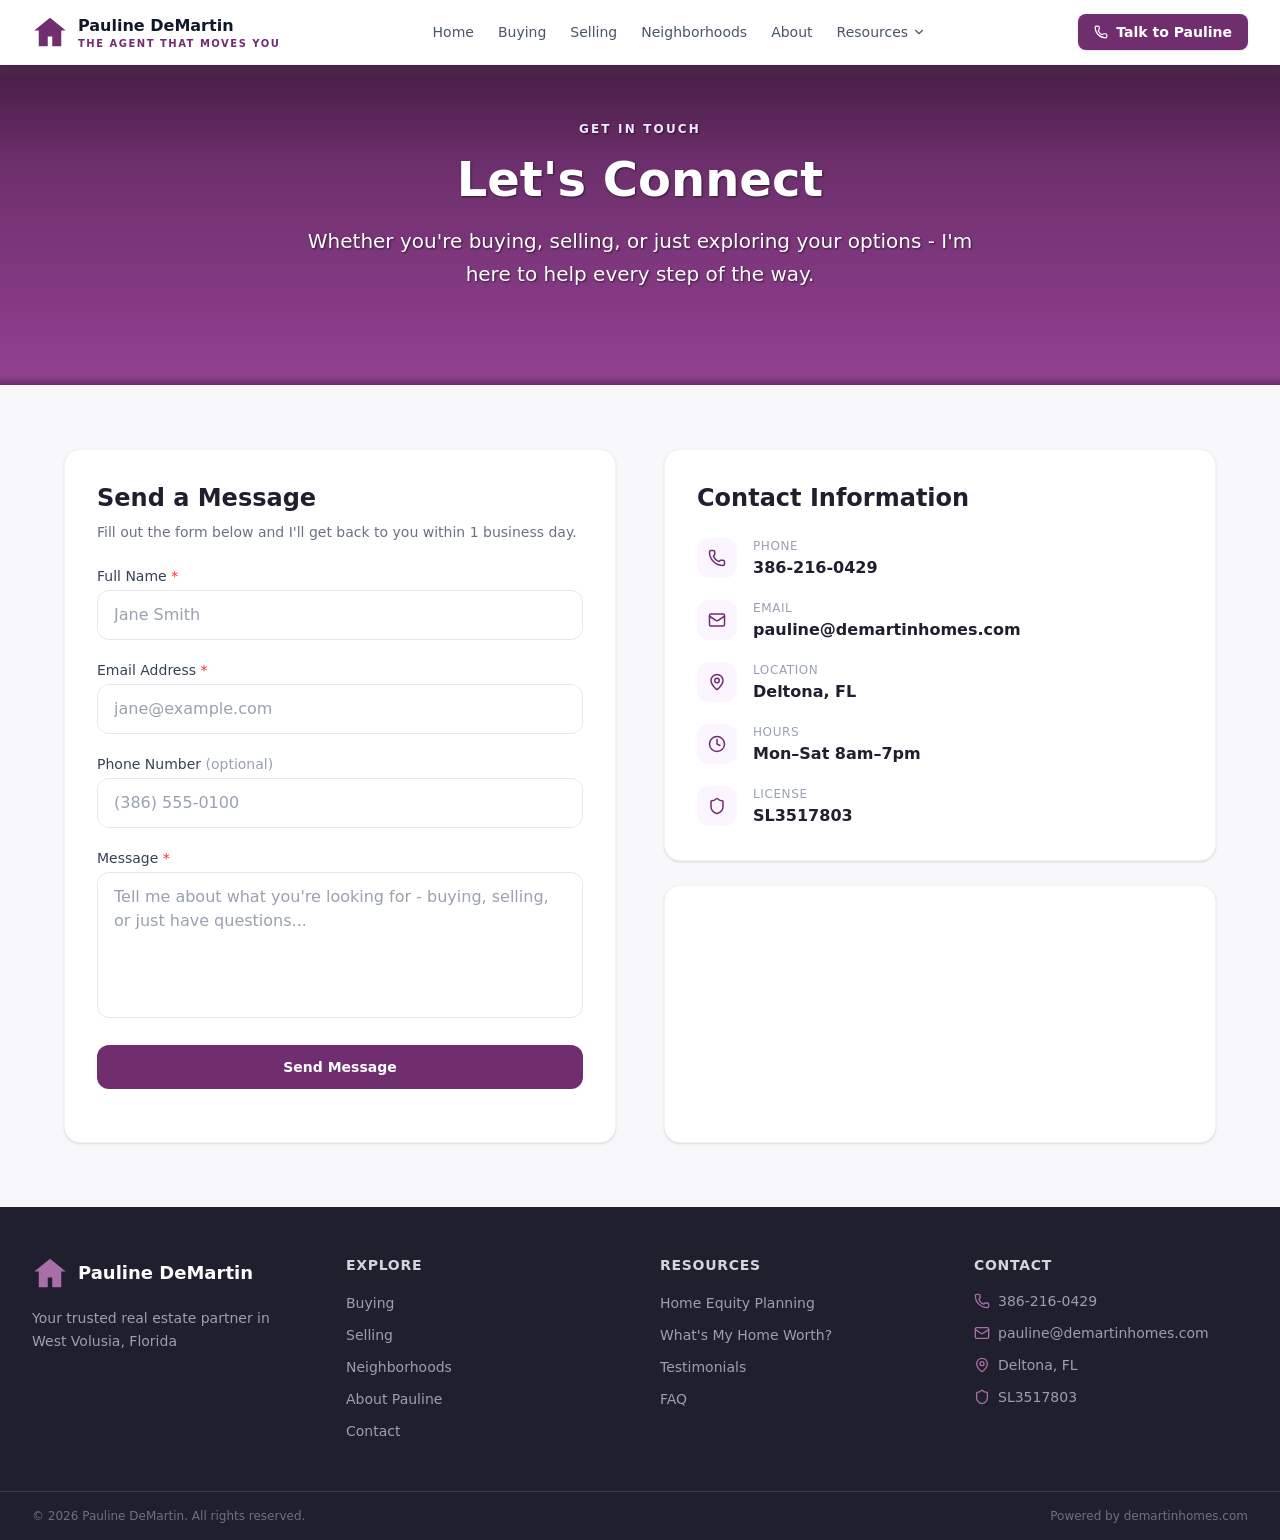
<file: contact/index.html>
<!DOCTYPE html><html lang="en" class="inter_5901b7c6-module__ec5Qua__variable"><head><meta charSet="utf-8"/><meta name="viewport" content="width=device-width, initial-scale=1"/><link rel="preload" href="/_next/static/media/83afe278b6a6bb3c-s.p.2bn3s6zvc0dyp.woff2" as="font" crossorigin="" type="font/woff2"/><link rel="stylesheet" href="/_next/static/chunks/1o2__x182su04.css" data-precedence="next"/><link rel="preload" as="script" fetchPriority="low" href="/_next/static/chunks/21y3go662gzm2.js"/><script src="/_next/static/chunks/2o1jw19xgqkzz.js" async=""></script><script src="/_next/static/chunks/3peubv2924kx4.js" async=""></script><script src="/_next/static/chunks/turbopack-43fj6arzy7gf4.js" async=""></script><script src="/_next/static/chunks/05-c3ty_6dwfk.js" async=""></script><script src="/_next/static/chunks/14mrh2-p_w84d.js" async=""></script><script src="/_next/static/chunks/1av7070onfj79.js" async=""></script><meta name="next-size-adjust" content=""/><title>Contact | Pauline DeMartin | Pauline DeMartin - West Volusia FL REALTOR</title><meta name="description" content="Get in touch with Pauline DeMartin, your West Volusia REALTOR®."/><link rel="icon" href="/favicon.ico?favicon.2vob68tjqpejf.ico" sizes="256x256" type="image/x-icon"/><script src="/_next/static/chunks/0cz1d0mv5g_q7.js" noModule=""></script></head><body class="font-sans antialiased"><div hidden=""><!--$--><!--/$--></div><div class="min-h-screen bg-[#F8F7FA] flex flex-col"><header class="sticky top-0 z-50 bg-white/95 backdrop-blur-sm border-b border-gray-100 shadow-sm"><div class="max-w-7xl mx-auto px-4 lg:px-8 flex items-center justify-between h-16"><a class="flex items-center gap-2.5 shrink-0 group" href="/"><svg viewBox="0 0 24 24" class="w-9 h-9 fill-[#702E6F] group-hover:fill-[#5A2559] transition-colors flex-shrink-0" aria-hidden="true"><path d="M12 2.5 1.5 11h3v10.5h6V15h3v6.5h6V11h3L12 2.5z"></path></svg><div class="leading-tight"><p class="text-base font-bold text-gray-900 tracking-normal antialiased subpixel-antialiased">Pauline DeMartin</p><p class="text-[10px] font-semibold text-[#702E6F] uppercase tracking-[0.15em]">The Agent That Moves You</p></div></a><nav class="hidden xl:flex items-center gap-6"><a class="text-sm font-medium transition-colors text-gray-600 hover:text-[#702E6F]" href="/">Home</a><a class="text-sm font-medium transition-colors text-gray-600 hover:text-[#702E6F]" href="/buyers/">Buying</a><a class="text-sm font-medium transition-colors text-gray-600 hover:text-[#702E6F]" href="/sellers/">Selling</a><a class="text-sm font-medium transition-colors text-gray-600 hover:text-[#702E6F]" href="/neighborhoods/">Neighborhoods</a><a class="text-sm font-medium transition-colors text-gray-600 hover:text-[#702E6F]" href="/about/">About</a><div class="relative group"><button type="button" class="flex items-center gap-1 text-sm font-medium text-gray-600 group-hover:text-[#702E6F] transition-colors">Resources <svg xmlns="http://www.w3.org/2000/svg" width="14" height="14" viewBox="0 0 24 24" fill="none" stroke="currentColor" stroke-width="2" stroke-linecap="round" stroke-linejoin="round" class="lucide lucide-chevron-down group-hover:rotate-180 transition-transform" aria-hidden="true"><path d="m6 9 6 6 6-6"></path></svg></button><div class="absolute right-0 top-full pt-3 opacity-0 invisible group-hover:opacity-100 group-hover:visible transition-all duration-150"><div class="w-60 bg-white rounded-xl border border-gray-100 shadow-lg py-2"><a class="block px-4 py-2 text-sm transition-colors text-gray-600 hover:text-[#702E6F] hover:bg-gray-50" href="/home-equity-planning/">Home Equity Planning</a><a class="block px-4 py-2 text-sm transition-colors text-gray-600 hover:text-[#702E6F] hover:bg-gray-50" href="/home-valuation/">What&#x27;s My Home Worth?</a><a class="block px-4 py-2 text-sm transition-colors text-gray-600 hover:text-[#702E6F] hover:bg-gray-50" href="/testimonials/">Testimonials</a><a class="block px-4 py-2 text-sm transition-colors text-gray-600 hover:text-[#702E6F] hover:bg-gray-50" href="/faq/">FAQ</a></div></div></div></nav><div class="flex items-center gap-3"><a class="hidden md:inline-flex items-center gap-2 bg-[#702E6F] hover:bg-[#5A2559] text-white text-sm font-semibold px-4 py-2 rounded-lg transition-colors shadow-sm" href="/contact/"><svg xmlns="http://www.w3.org/2000/svg" width="14" height="14" viewBox="0 0 24 24" fill="none" stroke="currentColor" stroke-width="2" stroke-linecap="round" stroke-linejoin="round" class="lucide lucide-phone" aria-hidden="true"><path d="M13.832 16.568a1 1 0 0 0 1.213-.303l.355-.465A2 2 0 0 1 17 15h3a2 2 0 0 1 2 2v3a2 2 0 0 1-2 2A18 18 0 0 1 2 4a2 2 0 0 1 2-2h3a2 2 0 0 1 2 2v3a2 2 0 0 1-.8 1.6l-.468.351a1 1 0 0 0-.292 1.233 14 14 0 0 0 6.392 6.384"></path></svg>Talk to Pauline</a><button class="xl:hidden p-2 text-gray-600 hover:text-[#702E6F] rounded-md" aria-label="Toggle menu"><svg xmlns="http://www.w3.org/2000/svg" width="22" height="22" viewBox="0 0 24 24" fill="none" stroke="currentColor" stroke-width="2" stroke-linecap="round" stroke-linejoin="round" class="lucide lucide-menu" aria-hidden="true"><path d="M4 5h16"></path><path d="M4 12h16"></path><path d="M4 19h16"></path></svg></button></div></div></header><section class="brand-surface relative flex items-start justify-center min-h-[320px] px-4 pt-14 overflow-hidden"><div class="relative z-10 max-w-3xl mx-auto text-center text-white" style="text-shadow:1px 1px 2px rgba(0,0,0,0.55)"><p class="text-purple-100 text-xs font-semibold uppercase tracking-[0.18em] mb-3">Get In Touch</p><h1 class="text-4xl md:text-5xl font-bold mb-4 leading-tight">Let&#x27;s Connect</h1><p class="text-xl font-medium text-white max-w-2xl mx-auto leading-relaxed">Whether you&#x27;re buying, selling, or just exploring your options - I&#x27;m here to help every step of the way.</p></div></section><section class="flex-1 py-16 px-4"><div class="max-w-6xl mx-auto grid grid-cols-1 lg:grid-cols-2 gap-12"><div class="bg-white rounded-2xl shadow-sm border border-gray-100 p-8"><h2 class="text-2xl font-bold text-[#1F1F2E] mb-2">Send a Message</h2><p class="text-gray-500 text-sm mb-6">Fill out the form below and I&#x27;ll get back to you within 1 business day.</p><form class="space-y-5"><div><label for="name" class="block text-sm font-medium text-gray-700 mb-1">Full Name <span class="text-red-500">*</span></label><input id="name" type="text" required="" placeholder="Jane Smith" class="w-full px-4 py-3 rounded-xl border border-gray-200 focus:outline-none focus:ring-2 focus:ring-[#702E6F] focus:border-transparent transition bg-white text-gray-900 placeholder-gray-400" name="name" value=""/></div><div><label for="email" class="block text-sm font-medium text-gray-700 mb-1">Email Address <span class="text-red-500">*</span></label><input id="email" type="email" required="" placeholder="jane@example.com" class="w-full px-4 py-3 rounded-xl border border-gray-200 focus:outline-none focus:ring-2 focus:ring-[#702E6F] focus:border-transparent transition bg-white text-gray-900 placeholder-gray-400" name="email" value=""/></div><div><label for="phone" class="block text-sm font-medium text-gray-700 mb-1">Phone Number <span class="text-gray-400 font-normal">(optional)</span></label><input id="phone" type="tel" placeholder="(386) 555-0100" class="w-full px-4 py-3 rounded-xl border border-gray-200 focus:outline-none focus:ring-2 focus:ring-[#702E6F] focus:border-transparent transition bg-white text-gray-900 placeholder-gray-400" name="phone" value=""/></div><div><label for="message" class="block text-sm font-medium text-gray-700 mb-1">Message <span class="text-red-500">*</span></label><textarea id="message" name="message" required="" rows="5" placeholder="Tell me about what you&#x27;re looking for - buying, selling, or just have questions..." class="w-full px-4 py-3 rounded-xl border border-gray-200 focus:outline-none focus:ring-2 focus:ring-[#702E6F] focus:border-transparent transition bg-white text-gray-900 placeholder-gray-400 resize-none"></textarea></div><button type="submit" class="w-full py-3 px-6 bg-[#702E6F] text-white font-semibold rounded-xl hover:bg-[#5A2559] disabled:opacity-60 disabled:cursor-not-allowed transition-colors duration-200 text-sm">Send Message</button></form></div><div class="flex flex-col gap-6"><div class="bg-white rounded-2xl shadow-sm border border-gray-100 p-8"><h2 class="text-2xl font-bold text-[#1F1F2E] mb-6">Contact Information</h2><ul class="space-y-5"><li class="flex items-start gap-4"><div class="w-10 h-10 rounded-xl bg-purple-50 flex items-center justify-center flex-shrink-0"><svg xmlns="http://www.w3.org/2000/svg" width="18" height="18" viewBox="0 0 24 24" fill="none" stroke="currentColor" stroke-width="2" stroke-linecap="round" stroke-linejoin="round" class="lucide lucide-phone text-[#702E6F]" aria-hidden="true"><path d="M13.832 16.568a1 1 0 0 0 1.213-.303l.355-.465A2 2 0 0 1 17 15h3a2 2 0 0 1 2 2v3a2 2 0 0 1-2 2A18 18 0 0 1 2 4a2 2 0 0 1 2-2h3a2 2 0 0 1 2 2v3a2 2 0 0 1-.8 1.6l-.468.351a1 1 0 0 0-.292 1.233 14 14 0 0 0 6.392 6.384"></path></svg></div><div><p class="text-xs font-medium text-gray-400 uppercase tracking-wider mb-0.5">Phone</p><a href="tel:386-216-0429" class="text-[#1F1F2E] font-semibold hover:text-[#702E6F] transition-colors">386-216-0429</a></div></li><li class="flex items-start gap-4"><div class="w-10 h-10 rounded-xl bg-purple-50 flex items-center justify-center flex-shrink-0"><svg xmlns="http://www.w3.org/2000/svg" width="18" height="18" viewBox="0 0 24 24" fill="none" stroke="currentColor" stroke-width="2" stroke-linecap="round" stroke-linejoin="round" class="lucide lucide-mail text-[#702E6F]" aria-hidden="true"><path d="m22 7-8.991 5.727a2 2 0 0 1-2.009 0L2 7"></path><rect x="2" y="4" width="20" height="16" rx="2"></rect></svg></div><div><p class="text-xs font-medium text-gray-400 uppercase tracking-wider mb-0.5">Email</p><a href="mailto:pauline@demartinhomes.com" class="text-[#1F1F2E] font-semibold hover:text-[#702E6F] transition-colors break-all">pauline@demartinhomes.com</a></div></li><li class="flex items-start gap-4"><div class="w-10 h-10 rounded-xl bg-purple-50 flex items-center justify-center flex-shrink-0"><svg xmlns="http://www.w3.org/2000/svg" width="18" height="18" viewBox="0 0 24 24" fill="none" stroke="currentColor" stroke-width="2" stroke-linecap="round" stroke-linejoin="round" class="lucide lucide-map-pin text-[#702E6F]" aria-hidden="true"><path d="M20 10c0 4.993-5.539 10.193-7.399 11.799a1 1 0 0 1-1.202 0C9.539 20.193 4 14.993 4 10a8 8 0 0 1 16 0"></path><circle cx="12" cy="10" r="3"></circle></svg></div><div><p class="text-xs font-medium text-gray-400 uppercase tracking-wider mb-0.5">Location</p><span class="text-[#1F1F2E] font-semibold">Deltona, FL</span></div></li><li class="flex items-start gap-4"><div class="w-10 h-10 rounded-xl bg-purple-50 flex items-center justify-center flex-shrink-0"><svg xmlns="http://www.w3.org/2000/svg" width="18" height="18" viewBox="0 0 24 24" fill="none" stroke="currentColor" stroke-width="2" stroke-linecap="round" stroke-linejoin="round" class="lucide lucide-clock text-[#702E6F]" aria-hidden="true"><circle cx="12" cy="12" r="10"></circle><path d="M12 6v6l4 2"></path></svg></div><div><p class="text-xs font-medium text-gray-400 uppercase tracking-wider mb-0.5">Hours</p><span class="text-[#1F1F2E] font-semibold">Mon–Sat 8am–7pm</span></div></li><li class="flex items-start gap-4"><div class="w-10 h-10 rounded-xl bg-purple-50 flex items-center justify-center flex-shrink-0"><svg xmlns="http://www.w3.org/2000/svg" width="18" height="18" viewBox="0 0 24 24" fill="none" stroke="currentColor" stroke-width="2" stroke-linecap="round" stroke-linejoin="round" class="lucide lucide-shield text-[#702E6F]" aria-hidden="true"><path d="M20 13c0 5-3.5 7.5-7.66 8.95a1 1 0 0 1-.67-.01C7.5 20.5 4 18 4 13V6a1 1 0 0 1 1-1c2 0 4.5-1.2 6.24-2.72a1.17 1.17 0 0 1 1.52 0C14.51 3.81 17 5 19 5a1 1 0 0 1 1 1z"></path></svg></div><div><p class="text-xs font-medium text-gray-400 uppercase tracking-wider mb-0.5">License</p><span class="text-[#1F1F2E] font-semibold">SL3517803</span></div></li></ul></div><div class="bg-white rounded-2xl shadow-sm border border-gray-100 overflow-hidden"><iframe title="West Volusia County service area" src="https://maps.google.com/maps?q=West%20Volusia%20County%2C%20Florida&amp;z=9&amp;output=embed" class="w-full h-64 border-0" loading="lazy" referrerPolicy="no-referrer-when-downgrade"></iframe></div></div></div></section><footer class="bg-[#1F1F2E] text-white"><div class="max-w-7xl mx-auto px-4 sm:px-6 lg:px-8 py-12"><div class="grid grid-cols-1 sm:grid-cols-2 lg:grid-cols-4 gap-10"><div><div class="flex items-center gap-2.5 mb-4"><svg viewBox="0 0 24 24" class="w-9 h-9 fill-[#A86EA7] flex-shrink-0" aria-hidden="true"><path d="M12 2.5 1.5 11h3v10.5h6V15h3v6.5h6V11h3L12 2.5z"></path></svg><span class="font-semibold text-lg">Pauline DeMartin</span></div><p class="text-gray-400 text-sm leading-relaxed">Your trusted real estate partner in West Volusia, Florida</p></div><div><h3 class="font-semibold text-sm uppercase tracking-wider text-gray-300 mb-4">Explore</h3><ul class="space-y-2"><li><a class="text-gray-400 hover:text-[#A86EA7] text-sm transition-colors duration-150" href="/buyers/">Buying</a></li><li><a class="text-gray-400 hover:text-[#A86EA7] text-sm transition-colors duration-150" href="/sellers/">Selling</a></li><li><a class="text-gray-400 hover:text-[#A86EA7] text-sm transition-colors duration-150" href="/neighborhoods/">Neighborhoods</a></li><li><a class="text-gray-400 hover:text-[#A86EA7] text-sm transition-colors duration-150" href="/about/">About Pauline</a></li><li><a class="text-gray-400 hover:text-[#A86EA7] text-sm transition-colors duration-150" href="/contact/">Contact</a></li></ul></div><div><h3 class="font-semibold text-sm uppercase tracking-wider text-gray-300 mb-4">Resources</h3><ul class="space-y-2"><li><a class="text-gray-400 hover:text-[#A86EA7] text-sm transition-colors duration-150" href="/home-equity-planning/">Home Equity Planning</a></li><li><a class="text-gray-400 hover:text-[#A86EA7] text-sm transition-colors duration-150" href="/home-valuation/">What&#x27;s My Home Worth?</a></li><li><a class="text-gray-400 hover:text-[#A86EA7] text-sm transition-colors duration-150" href="/testimonials/">Testimonials</a></li><li><a class="text-gray-400 hover:text-[#A86EA7] text-sm transition-colors duration-150" href="/faq/">FAQ</a></li></ul></div><div><h3 class="font-semibold text-sm uppercase tracking-wider text-gray-300 mb-4">Contact</h3><ul class="space-y-3"><li class="flex items-start gap-2 text-sm text-gray-400"><svg xmlns="http://www.w3.org/2000/svg" width="16" height="16" viewBox="0 0 24 24" fill="none" stroke="currentColor" stroke-width="2" stroke-linecap="round" stroke-linejoin="round" class="lucide lucide-phone mt-0.5 text-[#A86EA7] flex-shrink-0" aria-hidden="true"><path d="M13.832 16.568a1 1 0 0 0 1.213-.303l.355-.465A2 2 0 0 1 17 15h3a2 2 0 0 1 2 2v3a2 2 0 0 1-2 2A18 18 0 0 1 2 4a2 2 0 0 1 2-2h3a2 2 0 0 1 2 2v3a2 2 0 0 1-.8 1.6l-.468.351a1 1 0 0 0-.292 1.233 14 14 0 0 0 6.392 6.384"></path></svg><a href="tel:386-216-0429" class="hover:text-[#A86EA7] transition-colors">386-216-0429</a></li><li class="flex items-start gap-2 text-sm text-gray-400"><svg xmlns="http://www.w3.org/2000/svg" width="16" height="16" viewBox="0 0 24 24" fill="none" stroke="currentColor" stroke-width="2" stroke-linecap="round" stroke-linejoin="round" class="lucide lucide-mail mt-0.5 text-[#A86EA7] flex-shrink-0" aria-hidden="true"><path d="m22 7-8.991 5.727a2 2 0 0 1-2.009 0L2 7"></path><rect x="2" y="4" width="20" height="16" rx="2"></rect></svg><a href="mailto:pauline@demartinhomes.com" class="hover:text-[#A86EA7] transition-colors break-all">pauline@demartinhomes.com</a></li><li class="flex items-start gap-2 text-sm text-gray-400"><svg xmlns="http://www.w3.org/2000/svg" width="16" height="16" viewBox="0 0 24 24" fill="none" stroke="currentColor" stroke-width="2" stroke-linecap="round" stroke-linejoin="round" class="lucide lucide-map-pin mt-0.5 text-[#A86EA7] flex-shrink-0" aria-hidden="true"><path d="M20 10c0 4.993-5.539 10.193-7.399 11.799a1 1 0 0 1-1.202 0C9.539 20.193 4 14.993 4 10a8 8 0 0 1 16 0"></path><circle cx="12" cy="10" r="3"></circle></svg><span>Deltona, FL</span></li><li class="flex items-start gap-2 text-sm text-gray-400"><svg xmlns="http://www.w3.org/2000/svg" width="16" height="16" viewBox="0 0 24 24" fill="none" stroke="currentColor" stroke-width="2" stroke-linecap="round" stroke-linejoin="round" class="lucide lucide-shield mt-0.5 text-[#A86EA7] flex-shrink-0" aria-hidden="true"><path d="M20 13c0 5-3.5 7.5-7.66 8.95a1 1 0 0 1-.67-.01C7.5 20.5 4 18 4 13V6a1 1 0 0 1 1-1c2 0 4.5-1.2 6.24-2.72a1.17 1.17 0 0 1 1.52 0C14.51 3.81 17 5 19 5a1 1 0 0 1 1 1z"></path></svg><span>SL3517803</span></li></ul></div></div></div><div class="border-t border-gray-700"><div class="max-w-7xl mx-auto px-4 sm:px-6 lg:px-8 py-4 flex flex-col sm:flex-row items-center justify-between gap-2"><p class="text-gray-500 text-xs">© <!-- -->2026<!-- --> Pauline DeMartin. All rights reserved.</p><p class="text-gray-500 text-xs">Powered by<!-- --> <a href="https://demartinhomes.com" class="hover:text-[#A86EA7] transition-colors">demartinhomes.com</a></p></div></div></footer></div><!--$--><!--/$--><script src="/_next/static/chunks/21y3go662gzm2.js" id="_R_" async=""></script><script>(self.__next_f=self.__next_f||[]).push([0])</script><script>self.__next_f.push([1,"1:\"$Sreact.fragment\"\n2:I[39756,[\"/_next/static/chunks/05-c3ty_6dwfk.js\",\"/_next/static/chunks/14mrh2-p_w84d.js\"],\"default\"]\n3:I[37457,[\"/_next/static/chunks/05-c3ty_6dwfk.js\",\"/_next/static/chunks/14mrh2-p_w84d.js\"],\"default\"]\n4:I[45678,[\"/_next/static/chunks/05-c3ty_6dwfk.js\",\"/_next/static/chunks/14mrh2-p_w84d.js\",\"/_next/static/chunks/1av7070onfj79.js\"],\"default\"]\n5:I[22016,[\"/_next/static/chunks/05-c3ty_6dwfk.js\",\"/_next/static/chunks/14mrh2-p_w84d.js\",\"/_next/static/chunks/1av7070onfj79.js\"],\"\"]\nd:I[68027,[\"/_next/static/chunks/05-c3ty_6dwfk.js\",\"/_next/static/chunks/14mrh2-p_w84d.js\"],\"default\",1]\n:HL[\"/_next/static/chunks/1o2__x182su04.css\",\"style\"]\n:HL[\"/_next/static/media/83afe278b6a6bb3c-s.p.2bn3s6zvc0dyp.woff2\",\"font\",{\"crossOrigin\":\"\",\"type\":\"font/woff2\"}]\n"])</script><script>self.__next_f.push([1,"0:{\"P\":null,\"c\":[\"\",\"contact\",\"\"],\"q\":\"\",\"i\":false,\"f\":[[[\"\",{\"children\":[\"contact\",{\"children\":[\"__PAGE__\",{}]}]},\"$undefined\",\"$undefined\",16],[[\"$\",\"$1\",\"c\",{\"children\":[[[\"$\",\"link\",\"0\",{\"rel\":\"stylesheet\",\"href\":\"/_next/static/chunks/1o2__x182su04.css\",\"precedence\":\"next\",\"crossOrigin\":\"$undefined\",\"nonce\":\"$undefined\"}],[\"$\",\"script\",\"script-0\",{\"src\":\"/_next/static/chunks/05-c3ty_6dwfk.js\",\"async\":true,\"nonce\":\"$undefined\"}],[\"$\",\"script\",\"script-1\",{\"src\":\"/_next/static/chunks/14mrh2-p_w84d.js\",\"async\":true,\"nonce\":\"$undefined\"}]],[\"$\",\"html\",null,{\"lang\":\"en\",\"className\":\"inter_5901b7c6-module__ec5Qua__variable\",\"children\":[\"$\",\"body\",null,{\"className\":\"font-sans antialiased\",\"children\":[\"$\",\"$L2\",null,{\"parallelRouterKey\":\"children\",\"error\":\"$undefined\",\"errorStyles\":\"$undefined\",\"errorScripts\":\"$undefined\",\"template\":[\"$\",\"$L3\",null,{}],\"templateStyles\":\"$undefined\",\"templateScripts\":\"$undefined\",\"notFound\":[[\"$\",\"div\",null,{\"className\":\"min-h-screen bg-[#F8F7FA] flex flex-col\",\"children\":[[\"$\",\"$L4\",null,{}],[\"$\",\"main\",null,{\"className\":\"flex-1 flex items-center justify-center px-4 py-24\",\"children\":[\"$\",\"div\",null,{\"className\":\"text-center max-w-lg\",\"children\":[[\"$\",\"div\",null,{\"className\":\"text-[120px] md:text-[160px] font-bold text-[#702E6F] leading-none opacity-15 select-none mb-0\",\"children\":\"404\"}],[\"$\",\"div\",null,{\"className\":\"-mt-6 mb-6\",\"children\":[[\"$\",\"h1\",null,{\"className\":\"text-3xl md:text-4xl font-bold text-[#1F1F2E] mb-3\",\"children\":\"Page Not Found\"}],[\"$\",\"p\",null,{\"className\":\"text-gray-500 text-base leading-relaxed\",\"children\":\"Sorry, we couldn't find the page you're looking for. It may have been moved, renamed, or never existed.\"}]]}],[\"$\",\"div\",null,{\"className\":\"flex flex-col sm:flex-row items-center justify-center gap-3\",\"children\":[[\"$\",\"$L5\",null,{\"href\":\"/\",\"className\":\"inline-block px-6 py-3 bg-[#702E6F] text-white font-semibold rounded-xl hover:bg-[#5A2559] transition-colors duration-200 text-sm shadow-sm w-full sm:w-auto\",\"children\":\"Go Home\"}],[\"$\",\"$L5\",null,{\"href\":\"/contact\",\"className\":\"inline-block px-6 py-3 bg-white text-[#702E6F] font-semibold rounded-xl border border-[#702E6F] hover:bg-purple-50 transition-colors duration-200 text-sm w-full sm:w-auto\",\"children\":\"Contact Pauline\"}]]}]]}]}],[\"$\",\"footer\",null,{\"className\":\"bg-[#1F1F2E] text-white\",\"children\":[[\"$\",\"div\",null,{\"className\":\"max-w-7xl mx-auto px-4 sm:px-6 lg:px-8 py-12\",\"children\":[\"$\",\"div\",null,{\"className\":\"grid grid-cols-1 sm:grid-cols-2 lg:grid-cols-4 gap-10\",\"children\":[[\"$\",\"div\",null,{\"children\":[[\"$\",\"div\",null,{\"className\":\"flex items-center gap-2.5 mb-4\",\"children\":[[\"$\",\"svg\",null,{\"viewBox\":\"0 0 24 24\",\"className\":\"w-9 h-9 fill-[#A86EA7] flex-shrink-0\",\"aria-hidden\":\"true\",\"children\":[\"$\",\"path\",null,{\"d\":\"M12 2.5 1.5 11h3v10.5h6V15h3v6.5h6V11h3L12 2.5z\"}]}],[\"$\",\"span\",null,{\"className\":\"font-semibold text-lg\",\"children\":\"Pauline DeMartin\"}]]}],[\"$\",\"p\",null,{\"className\":\"text-gray-400 text-sm leading-relaxed\",\"children\":\"The Agent That Moves You - helping you navigate every housing transition with confidence, here in West Volusia, Florida.\"}]]}],[\"$\",\"div\",null,{\"children\":[[\"$\",\"h3\",null,{\"className\":\"font-semibold text-sm uppercase tracking-wider text-gray-300 mb-4\",\"children\":\"Explore\"}],[\"$\",\"ul\",null,{\"className\":\"space-y-2\",\"children\":[[\"$\",\"li\",\"/buyers\",{\"children\":[\"$\",\"$L5\",null,{\"href\":\"/buyers\",\"className\":\"text-gray-400 hover:text-[#A86EA7] text-sm transition-colors duration-150\",\"children\":\"Buying\"}]}],[\"$\",\"li\",\"/sellers\",{\"children\":[\"$\",\"$L5\",null,{\"href\":\"/sellers\",\"className\":\"text-gray-400 hover:text-[#A86EA7] text-sm transition-colors duration-150\",\"children\":\"Selling\"}]}],[\"$\",\"li\",\"/neighborhoods\",{\"children\":[\"$\",\"$L5\",null,{\"href\":\"/neighborhoods\",\"className\":\"text-gray-400 hover:text-[#A86EA7] text-sm transition-colors duration-150\",\"children\":\"Neighborhoods\"}]}],[\"$\",\"li\",\"/about\",{\"children\":[\"$\",\"$L5\",null,{\"href\":\"/about\",\"className\":\"text-gray-400 hover:text-[#A86EA7] text-sm transition-colors duration-150\",\"children\":\"About Pauline\"}]}],[\"$\",\"li\",\"/contact\",{\"children\":[\"$\",\"$L5\",null,{\"href\":\"/contact\",\"className\":\"text-gray-400 hover:text-[#A86EA7] text-sm transition-colors duration-150\",\"children\":\"Contact\"}]}]]}]]}],[\"$\",\"div\",null,{\"children\":[[\"$\",\"h3\",null,{\"className\":\"font-semibold text-sm uppercase tracking-wider text-gray-300 mb-4\",\"children\":\"Resources\"}],\"$L6\"]}],\"$L7\"]}]}],\"$L8\"]}]]}],[]],\"forbidden\":\"$undefined\",\"unauthorized\":\"$undefined\"}]}]}]]}],{\"children\":[\"$L9\",{\"children\":[\"$La\",{},null,false,null]},null,false,\"$@b\"]},null,false,null],\"$Lc\",false]],\"m\":\"$undefined\",\"G\":[\"$d\",[\"$Le\"]],\"S\":true,\"h\":null,\"s\":\"$undefined\",\"l\":\"$undefined\",\"p\":\"$undefined\",\"d\":\"$undefined\",\"b\":\"Izmwsn5FGJajeOmiXzIKZ\"}\n"])</script><script>self.__next_f.push([1,"f:I[5014,[\"/_next/static/chunks/05-c3ty_6dwfk.js\",\"/_next/static/chunks/14mrh2-p_w84d.js\",\"/_next/static/chunks/1av7070onfj79.js\"],\"default\"]\n11:I[97367,[\"/_next/static/chunks/05-c3ty_6dwfk.js\",\"/_next/static/chunks/14mrh2-p_w84d.js\"],\"OutletBoundary\"]\n12:\"$Sreact.suspense\"\n15:I[97367,[\"/_next/static/chunks/05-c3ty_6dwfk.js\",\"/_next/static/chunks/14mrh2-p_w84d.js\"],\"ViewportBoundary\"]\n17:I[97367,[\"/_next/static/chunks/05-c3ty_6dwfk.js\",\"/_next/static/chunks/14mrh2-p_w84d.js\"],\"MetadataBoundary\"]\n6:[\"$\",\"ul\",null,{\"className\":\"space-y-2\",\"children\":[[\"$\",\"li\",\"/home-equity-planning\",{\"children\":[\"$\",\"$L5\",null,{\"href\":\"/home-equity-planning\",\"className\":\"text-gray-400 hover:text-[#A86EA7] text-sm transition-colors duration-150\",\"children\":\"Home Equity Planning\"}]}],[\"$\",\"li\",\"/home-valuation\",{\"children\":[\"$\",\"$L5\",null,{\"href\":\"/home-valuation\",\"className\":\"text-gray-400 hover:text-[#A86EA7] text-sm transition-colors duration-150\",\"children\":\"What's My Home Worth?\"}]}],[\"$\",\"li\",\"/testimonials\",{\"children\":[\"$\",\"$L5\",null,{\"href\":\"/testimonials\",\"className\":\"text-gray-400 hover:text-[#A86EA7] text-sm transition-colors duration-150\",\"children\":\"Testimonials\"}]}],[\"$\",\"li\",\"/faq\",{\"children\":[\"$\",\"$L5\",null,{\"href\":\"/faq\",\"className\":\"text-gray-400 hover:text-[#A86EA7] text-sm transition-colors duration-150\",\"children\":\"FAQ\"}]}]]}]\n"])</script><script>self.__next_f.push([1,"7:[\"$\",\"div\",null,{\"children\":[[\"$\",\"h3\",null,{\"className\":\"font-semibold text-sm uppercase tracking-wider text-gray-300 mb-4\",\"children\":\"Contact\"}],[\"$\",\"ul\",null,{\"className\":\"space-y-3\",\"children\":[[\"$\",\"li\",null,{\"className\":\"flex items-start gap-2 text-sm text-gray-400\",\"children\":[[\"$\",\"$Lf\",null,{\"ref\":\"$undefined\",\"iconNode\":[[\"path\",{\"d\":\"M13.832 16.568a1 1 0 0 0 1.213-.303l.355-.465A2 2 0 0 1 17 15h3a2 2 0 0 1 2 2v3a2 2 0 0 1-2 2A18 18 0 0 1 2 4a2 2 0 0 1 2-2h3a2 2 0 0 1 2 2v3a2 2 0 0 1-.8 1.6l-.468.351a1 1 0 0 0-.292 1.233 14 14 0 0 0 6.392 6.384\",\"key\":\"9njp5v\"}]],\"className\":\"lucide-phone mt-0.5 text-[#A86EA7] flex-shrink-0\",\"size\":16}],[\"$\",\"a\",null,{\"href\":\"tel:386-216-0429\",\"className\":\"hover:text-[#A86EA7] transition-colors\",\"children\":\"386-216-0429\"}]]}],[\"$\",\"li\",null,{\"className\":\"flex items-start gap-2 text-sm text-gray-400\",\"children\":[[\"$\",\"$Lf\",null,{\"ref\":\"$undefined\",\"iconNode\":[[\"path\",{\"d\":\"m22 7-8.991 5.727a2 2 0 0 1-2.009 0L2 7\",\"key\":\"132q7q\"}],[\"rect\",{\"x\":\"2\",\"y\":\"4\",\"width\":\"20\",\"height\":\"16\",\"rx\":\"2\",\"key\":\"izxlao\"}]],\"className\":\"lucide-mail mt-0.5 text-[#A86EA7] flex-shrink-0\",\"size\":16}],[\"$\",\"a\",null,{\"href\":\"mailto:pauline@demartinhomes.com\",\"className\":\"hover:text-[#A86EA7] transition-colors break-all\",\"children\":\"pauline@demartinhomes.com\"}]]}],[\"$\",\"li\",null,{\"className\":\"flex items-start gap-2 text-sm text-gray-400\",\"children\":[[\"$\",\"$Lf\",null,{\"ref\":\"$undefined\",\"iconNode\":[[\"path\",{\"d\":\"M20 10c0 4.993-5.539 10.193-7.399 11.799a1 1 0 0 1-1.202 0C9.539 20.193 4 14.993 4 10a8 8 0 0 1 16 0\",\"key\":\"1r0f0z\"}],[\"circle\",{\"cx\":\"12\",\"cy\":\"10\",\"r\":\"3\",\"key\":\"ilqhr7\"}]],\"className\":\"lucide-map-pin mt-0.5 text-[#A86EA7] flex-shrink-0\",\"size\":16}],[\"$\",\"span\",null,{\"children\":\"Deltona, FL\"}]]}],[\"$\",\"li\",null,{\"className\":\"flex items-start gap-2 text-sm text-gray-400\",\"children\":[[\"$\",\"$Lf\",null,{\"ref\":\"$undefined\",\"iconNode\":[[\"path\",{\"d\":\"M20 13c0 5-3.5 7.5-7.66 8.95a1 1 0 0 1-.67-.01C7.5 20.5 4 18 4 13V6a1 1 0 0 1 1-1c2 0 4.5-1.2 6.24-2.72a1.17 1.17 0 0 1 1.52 0C14.51 3.81 17 5 19 5a1 1 0 0 1 1 1z\",\"key\":\"oel41y\"}]],\"className\":\"lucide-shield mt-0.5 text-[#A86EA7] flex-shrink-0\",\"size\":16}],[\"$\",\"span\",null,{\"children\":\"SL3517803\"}]]}]]}]]}]\n"])</script><script>self.__next_f.push([1,"8:[\"$\",\"div\",null,{\"className\":\"border-t border-gray-700\",\"children\":[\"$\",\"div\",null,{\"className\":\"max-w-7xl mx-auto px-4 sm:px-6 lg:px-8 py-4 flex flex-col sm:flex-row items-center justify-between gap-2\",\"children\":[[\"$\",\"p\",null,{\"className\":\"text-gray-500 text-xs\",\"children\":[\"© \",2026,\" Pauline DeMartin. All rights reserved.\"]}],[\"$\",\"p\",null,{\"className\":\"text-gray-500 text-xs\",\"children\":[\"Powered by\",\" \",[\"$\",\"a\",null,{\"href\":\"https://demartinhomes.com\",\"className\":\"hover:text-[#A86EA7] transition-colors\",\"children\":\"demartinhomes.com\"}]]}]]}]}]\n9:[\"$\",\"$1\",\"c\",{\"children\":[null,[\"$\",\"$L2\",null,{\"parallelRouterKey\":\"children\",\"error\":\"$undefined\",\"errorStyles\":\"$undefined\",\"errorScripts\":\"$undefined\",\"template\":[\"$\",\"$L3\",null,{}],\"templateStyles\":\"$undefined\",\"templateScripts\":\"$undefined\",\"notFound\":\"$undefined\",\"forbidden\":\"$undefined\",\"unauthorized\":\"$undefined\"}]]}]\na:[\"$\",\"$1\",\"c\",{\"children\":[\"$L10\",[[\"$\",\"script\",\"script-0\",{\"src\":\"/_next/static/chunks/1av7070onfj79.js\",\"async\":true,\"nonce\":\"$undefined\"}]],[\"$\",\"$L11\",null,{\"children\":[\"$\",\"$12\",null,{\"name\":\"Next.MetadataOutlet\",\"children\":\"$@13\"}]}]]}]\n14:[]\nb:\"$W14\"\nc:[\"$\",\"$1\",\"h\",{\"children\":[null,[\"$\",\"$L15\",null,{\"children\":\"$L16\"}],[\"$\",\"div\",null,{\"hidden\":true,\"children\":[\"$\",\"$L17\",null,{\"children\":[\"$\",\"$12\",null,{\"name\":\"Next.Metadata\",\"children\":\"$L18\"}]}]}],[\"$\",\"meta\",null,{\"name\":\"next-size-adjust\",\"content\":\"\"}]]}]\ne:[\"$\",\"link\",\"0\",{\"rel\":\"stylesheet\",\"href\":\"/_next/static/chunks/1o2__x182su04.css\",\"precedence\":\"next\",\"crossOrigin\":\"$undefined\",\"nonce\":\"$undefined\"}]\n"])</script><script>self.__next_f.push([1,"19:I[65254,[\"/_next/static/chunks/05-c3ty_6dwfk.js\",\"/_next/static/chunks/14mrh2-p_w84d.js\",\"/_next/static/chunks/1av7070onfj79.js\"],\"default\"]\n"])</script><script>self.__next_f.push([1,"10:[\"$\",\"div\",null,{\"className\":\"min-h-screen bg-[#F8F7FA] flex flex-col\",\"children\":[[\"$\",\"$L4\",null,{}],[\"$\",\"section\",null,{\"className\":\"brand-surface relative flex items-start justify-center min-h-[320px] px-4 pt-14 overflow-hidden\",\"children\":[\"$\",\"div\",null,{\"className\":\"relative z-10 max-w-3xl mx-auto text-center text-white\",\"style\":{\"textShadow\":\"1px 1px 2px rgba(0,0,0,0.55)\"},\"children\":[[\"$\",\"p\",null,{\"className\":\"text-purple-100 text-xs font-semibold uppercase tracking-[0.18em] mb-3\",\"children\":\"Get In Touch\"}],[\"$\",\"h1\",null,{\"className\":\"text-4xl md:text-5xl font-bold mb-4 leading-tight\",\"children\":\"Let's Connect\"}],[\"$\",\"p\",null,{\"className\":\"text-xl font-medium text-white max-w-2xl mx-auto leading-relaxed\",\"children\":\"Whether you're buying, selling, or just exploring your options - I'm here to help every step of the way.\"}]]}]}],[\"$\",\"section\",null,{\"className\":\"flex-1 py-16 px-4\",\"children\":[\"$\",\"div\",null,{\"className\":\"max-w-6xl mx-auto grid grid-cols-1 lg:grid-cols-2 gap-12\",\"children\":[[\"$\",\"div\",null,{\"className\":\"bg-white rounded-2xl shadow-sm border border-gray-100 p-8\",\"children\":[[\"$\",\"h2\",null,{\"className\":\"text-2xl font-bold text-[#1F1F2E] mb-2\",\"children\":\"Send a Message\"}],[\"$\",\"p\",null,{\"className\":\"text-gray-500 text-sm mb-6\",\"children\":\"Fill out the form below and I'll get back to you within 1 business day.\"}],[\"$\",\"$L19\",null,{}]]}],[\"$\",\"div\",null,{\"className\":\"flex flex-col gap-6\",\"children\":[[\"$\",\"div\",null,{\"className\":\"bg-white rounded-2xl shadow-sm border border-gray-100 p-8\",\"children\":[[\"$\",\"h2\",null,{\"className\":\"text-2xl font-bold text-[#1F1F2E] mb-6\",\"children\":\"Contact Information\"}],[\"$\",\"ul\",null,{\"className\":\"space-y-5\",\"children\":[[\"$\",\"li\",null,{\"className\":\"flex items-start gap-4\",\"children\":[[\"$\",\"div\",null,{\"className\":\"w-10 h-10 rounded-xl bg-purple-50 flex items-center justify-center flex-shrink-0\",\"children\":[\"$\",\"$Lf\",null,{\"ref\":\"$undefined\",\"iconNode\":\"$7:props:children:1:props:children:0:props:children:0:props:iconNode\",\"className\":\"lucide-phone text-[#702E6F]\",\"size\":18}]}],[\"$\",\"div\",null,{\"children\":[[\"$\",\"p\",null,{\"className\":\"text-xs font-medium text-gray-400 uppercase tracking-wider mb-0.5\",\"children\":\"Phone\"}],[\"$\",\"a\",null,{\"href\":\"tel:386-216-0429\",\"className\":\"text-[#1F1F2E] font-semibold hover:text-[#702E6F] transition-colors\",\"children\":\"386-216-0429\"}]]}]]}],[\"$\",\"li\",null,{\"className\":\"flex items-start gap-4\",\"children\":[[\"$\",\"div\",null,{\"className\":\"w-10 h-10 rounded-xl bg-purple-50 flex items-center justify-center flex-shrink-0\",\"children\":[\"$\",\"$Lf\",null,{\"ref\":\"$undefined\",\"iconNode\":\"$7:props:children:1:props:children:1:props:children:0:props:iconNode\",\"className\":\"lucide-mail text-[#702E6F]\",\"size\":18}]}],[\"$\",\"div\",null,{\"children\":[[\"$\",\"p\",null,{\"className\":\"text-xs font-medium text-gray-400 uppercase tracking-wider mb-0.5\",\"children\":\"Email\"}],[\"$\",\"a\",null,{\"href\":\"mailto:pauline@demartinhomes.com\",\"className\":\"text-[#1F1F2E] font-semibold hover:text-[#702E6F] transition-colors break-all\",\"children\":\"pauline@demartinhomes.com\"}]]}]]}],[\"$\",\"li\",null,{\"className\":\"flex items-start gap-4\",\"children\":[[\"$\",\"div\",null,{\"className\":\"w-10 h-10 rounded-xl bg-purple-50 flex items-center justify-center flex-shrink-0\",\"children\":[\"$\",\"$Lf\",null,{\"ref\":\"$undefined\",\"iconNode\":\"$7:props:children:1:props:children:2:props:children:0:props:iconNode\",\"className\":\"lucide-map-pin text-[#702E6F]\",\"size\":18}]}],[\"$\",\"div\",null,{\"children\":[[\"$\",\"p\",null,{\"className\":\"text-xs font-medium text-gray-400 uppercase tracking-wider mb-0.5\",\"children\":\"Location\"}],[\"$\",\"span\",null,{\"className\":\"text-[#1F1F2E] font-semibold\",\"children\":\"Deltona, FL\"}]]}]]}],[\"$\",\"li\",null,{\"className\":\"flex items-start gap-4\",\"children\":[[\"$\",\"div\",null,{\"className\":\"w-10 h-10 rounded-xl bg-purple-50 flex items-center justify-center flex-shrink-0\",\"children\":[\"$\",\"$Lf\",null,{\"ref\":\"$undefined\",\"iconNode\":[[\"circle\",{\"cx\":\"12\",\"cy\":\"12\",\"r\":\"10\",\"key\":\"1mglay\"}],[\"path\",{\"d\":\"M12 6v6l4 2\",\"key\":\"mmk7yg\"}]],\"className\":\"lucide-clock text-[#702E6F]\",\"size\":18}]}],[\"$\",\"div\",null,{\"children\":[[\"$\",\"p\",null,{\"className\":\"text-xs font-medium text-gray-400 uppercase tracking-wider mb-0.5\",\"children\":\"Hours\"}],[\"$\",\"span\",null,{\"className\":\"text-[#1F1F2E] font-semibold\",\"children\":\"Mon–Sat 8am–7pm\"}]]}]]}],[\"$\",\"li\",null,{\"className\":\"flex items-start gap-4\",\"children\":[[\"$\",\"div\",null,{\"className\":\"w-10 h-10 rounded-xl bg-purple-50 flex items-center justify-center flex-shrink-0\",\"children\":\"$L1a\"}],\"$L1b\"]}]]}]]}],\"$L1c\"]}]]}]}],\"$L1d\"]}]\n"])</script><script>self.__next_f.push([1,"1a:[\"$\",\"$Lf\",null,{\"ref\":\"$undefined\",\"iconNode\":\"$7:props:children:1:props:children:3:props:children:0:props:iconNode\",\"className\":\"lucide-shield text-[#702E6F]\",\"size\":18}]\n1b:[\"$\",\"div\",null,{\"children\":[[\"$\",\"p\",null,{\"className\":\"text-xs font-medium text-gray-400 uppercase tracking-wider mb-0.5\",\"children\":\"License\"}],[\"$\",\"span\",null,{\"className\":\"text-[#1F1F2E] font-semibold\",\"children\":\"SL3517803\"}]]}]\n1c:[\"$\",\"div\",null,{\"className\":\"bg-white rounded-2xl shadow-sm border border-gray-100 overflow-hidden\",\"children\":[\"$\",\"iframe\",null,{\"title\":\"West Volusia County service area\",\"src\":\"https://maps.google.com/maps?q=West%20Volusia%20County%2C%20Florida\u0026z=9\u0026output=embed\",\"className\":\"w-full h-64 border-0\",\"loading\":\"lazy\",\"referrerPolicy\":\"no-referrer-when-downgrade\"}]}]\n"])</script><script>self.__next_f.push([1,"1d:[\"$\",\"footer\",null,{\"className\":\"bg-[#1F1F2E] text-white\",\"children\":[[\"$\",\"div\",null,{\"className\":\"max-w-7xl mx-auto px-4 sm:px-6 lg:px-8 py-12\",\"children\":[\"$\",\"div\",null,{\"className\":\"grid grid-cols-1 sm:grid-cols-2 lg:grid-cols-4 gap-10\",\"children\":[[\"$\",\"div\",null,{\"children\":[[\"$\",\"div\",null,{\"className\":\"flex items-center gap-2.5 mb-4\",\"children\":[[\"$\",\"svg\",null,{\"viewBox\":\"0 0 24 24\",\"className\":\"w-9 h-9 fill-[#A86EA7] flex-shrink-0\",\"aria-hidden\":\"true\",\"children\":[\"$\",\"path\",null,{\"d\":\"M12 2.5 1.5 11h3v10.5h6V15h3v6.5h6V11h3L12 2.5z\"}]}],[\"$\",\"span\",null,{\"className\":\"font-semibold text-lg\",\"children\":\"Pauline DeMartin\"}]]}],[\"$\",\"p\",null,{\"className\":\"text-gray-400 text-sm leading-relaxed\",\"children\":\"Your trusted real estate partner in West Volusia, Florida\"}]]}],[\"$\",\"div\",null,{\"children\":[[\"$\",\"h3\",null,{\"className\":\"font-semibold text-sm uppercase tracking-wider text-gray-300 mb-4\",\"children\":\"Explore\"}],[\"$\",\"ul\",null,{\"className\":\"space-y-2\",\"children\":[[\"$\",\"li\",\"/buyers\",{\"children\":[\"$\",\"$L5\",null,{\"href\":\"/buyers\",\"className\":\"text-gray-400 hover:text-[#A86EA7] text-sm transition-colors duration-150\",\"children\":\"Buying\"}]}],[\"$\",\"li\",\"/sellers\",{\"children\":[\"$\",\"$L5\",null,{\"href\":\"/sellers\",\"className\":\"text-gray-400 hover:text-[#A86EA7] text-sm transition-colors duration-150\",\"children\":\"Selling\"}]}],[\"$\",\"li\",\"/neighborhoods\",{\"children\":[\"$\",\"$L5\",null,{\"href\":\"/neighborhoods\",\"className\":\"text-gray-400 hover:text-[#A86EA7] text-sm transition-colors duration-150\",\"children\":\"Neighborhoods\"}]}],[\"$\",\"li\",\"/about\",{\"children\":[\"$\",\"$L5\",null,{\"href\":\"/about\",\"className\":\"text-gray-400 hover:text-[#A86EA7] text-sm transition-colors duration-150\",\"children\":\"About Pauline\"}]}],[\"$\",\"li\",\"/contact\",{\"children\":[\"$\",\"$L5\",null,{\"href\":\"/contact\",\"className\":\"text-gray-400 hover:text-[#A86EA7] text-sm transition-colors duration-150\",\"children\":\"Contact\"}]}]]}]]}],[\"$\",\"div\",null,{\"children\":[[\"$\",\"h3\",null,{\"className\":\"font-semibold text-sm uppercase tracking-wider text-gray-300 mb-4\",\"children\":\"Resources\"}],[\"$\",\"ul\",null,{\"className\":\"space-y-2\",\"children\":[[\"$\",\"li\",\"/home-equity-planning\",{\"children\":[\"$\",\"$L5\",null,{\"href\":\"/home-equity-planning\",\"className\":\"text-gray-400 hover:text-[#A86EA7] text-sm transition-colors duration-150\",\"children\":\"Home Equity Planning\"}]}],[\"$\",\"li\",\"/home-valuation\",{\"children\":[\"$\",\"$L5\",null,{\"href\":\"/home-valuation\",\"className\":\"text-gray-400 hover:text-[#A86EA7] text-sm transition-colors duration-150\",\"children\":\"What's My Home Worth?\"}]}],[\"$\",\"li\",\"/testimonials\",{\"children\":[\"$\",\"$L5\",null,{\"href\":\"/testimonials\",\"className\":\"text-gray-400 hover:text-[#A86EA7] text-sm transition-colors duration-150\",\"children\":\"Testimonials\"}]}],[\"$\",\"li\",\"/faq\",{\"children\":[\"$\",\"$L5\",null,{\"href\":\"/faq\",\"className\":\"text-gray-400 hover:text-[#A86EA7] text-sm transition-colors duration-150\",\"children\":\"FAQ\"}]}]]}]]}],[\"$\",\"div\",null,{\"children\":[[\"$\",\"h3\",null,{\"className\":\"font-semibold text-sm uppercase tracking-wider text-gray-300 mb-4\",\"children\":\"Contact\"}],[\"$\",\"ul\",null,{\"className\":\"space-y-3\",\"children\":[[\"$\",\"li\",null,{\"className\":\"flex items-start gap-2 text-sm text-gray-400\",\"children\":[[\"$\",\"$Lf\",null,{\"ref\":\"$undefined\",\"iconNode\":\"$7:props:children:1:props:children:0:props:children:0:props:iconNode\",\"className\":\"lucide-phone mt-0.5 text-[#A86EA7] flex-shrink-0\",\"size\":16}],[\"$\",\"a\",null,{\"href\":\"tel:386-216-0429\",\"className\":\"hover:text-[#A86EA7] transition-colors\",\"children\":\"386-216-0429\"}]]}],[\"$\",\"li\",null,{\"className\":\"flex items-start gap-2 text-sm text-gray-400\",\"children\":[[\"$\",\"$Lf\",null,{\"ref\":\"$undefined\",\"iconNode\":\"$7:props:children:1:props:children:1:props:children:0:props:iconNode\",\"className\":\"lucide-mail mt-0.5 text-[#A86EA7] flex-shrink-0\",\"size\":16}],[\"$\",\"a\",null,{\"href\":\"mailto:pauline@demartinhomes.com\",\"className\":\"hover:text-[#A86EA7] transition-colors break-all\",\"children\":\"pauline@demartinhomes.com\"}]]}],[\"$\",\"li\",null,{\"className\":\"flex items-start gap-2 text-sm text-gray-400\",\"children\":[[\"$\",\"$Lf\",null,{\"ref\":\"$undefined\",\"iconNode\":\"$7:props:children:1:props:children:2:props:children:0:props:iconNode\",\"className\":\"lucide-map-pin mt-0.5 text-[#A86EA7] flex-shrink-0\",\"size\":16}],[\"$\",\"span\",null,{\"children\":\"Deltona, FL\"}]]}],[\"$\",\"li\",null,{\"className\":\"flex items-start gap-2 text-sm text-gray-400\",\"children\":[[\"$\",\"$Lf\",null,{\"ref\":\"$undefined\",\"iconNode\":\"$7:props:children:1:props:children:3:props:children:0:props:iconNode\",\"className\":\"lucide-shield mt-0.5 text-[#A86EA7] flex-shrink-0\",\"size\":16}],[\"$\",\"span\",null,{\"children\":\"SL3517803\"}]]}]]}]]}]]}]}],\"$L1e\"]}]\n"])</script><script>self.__next_f.push([1,"1e:[\"$\",\"div\",null,{\"className\":\"border-t border-gray-700\",\"children\":[\"$\",\"div\",null,{\"className\":\"max-w-7xl mx-auto px-4 sm:px-6 lg:px-8 py-4 flex flex-col sm:flex-row items-center justify-between gap-2\",\"children\":[[\"$\",\"p\",null,{\"className\":\"text-gray-500 text-xs\",\"children\":[\"© \",2026,\" Pauline DeMartin. All rights reserved.\"]}],[\"$\",\"p\",null,{\"className\":\"text-gray-500 text-xs\",\"children\":[\"Powered by\",\" \",[\"$\",\"a\",null,{\"href\":\"https://demartinhomes.com\",\"className\":\"hover:text-[#A86EA7] transition-colors\",\"children\":\"demartinhomes.com\"}]]}]]}]}]\n"])</script><script>self.__next_f.push([1,"16:[[\"$\",\"meta\",\"0\",{\"charSet\":\"utf-8\"}],[\"$\",\"meta\",\"1\",{\"name\":\"viewport\",\"content\":\"width=device-width, initial-scale=1\"}]]\n"])</script><script>self.__next_f.push([1,"1f:I[27201,[\"/_next/static/chunks/05-c3ty_6dwfk.js\",\"/_next/static/chunks/14mrh2-p_w84d.js\"],\"IconMark\"]\n13:null\n18:[[\"$\",\"title\",\"0\",{\"children\":\"Contact | Pauline DeMartin | Pauline DeMartin - West Volusia FL REALTOR\"}],[\"$\",\"meta\",\"1\",{\"name\":\"description\",\"content\":\"Get in touch with Pauline DeMartin, your West Volusia REALTOR®.\"}],[\"$\",\"link\",\"2\",{\"rel\":\"icon\",\"href\":\"/favicon.ico?favicon.2vob68tjqpejf.ico\",\"sizes\":\"256x256\",\"type\":\"image/x-icon\"}],[\"$\",\"$L1f\",\"3\",{}]]\n"])</script></body></html>
</file>
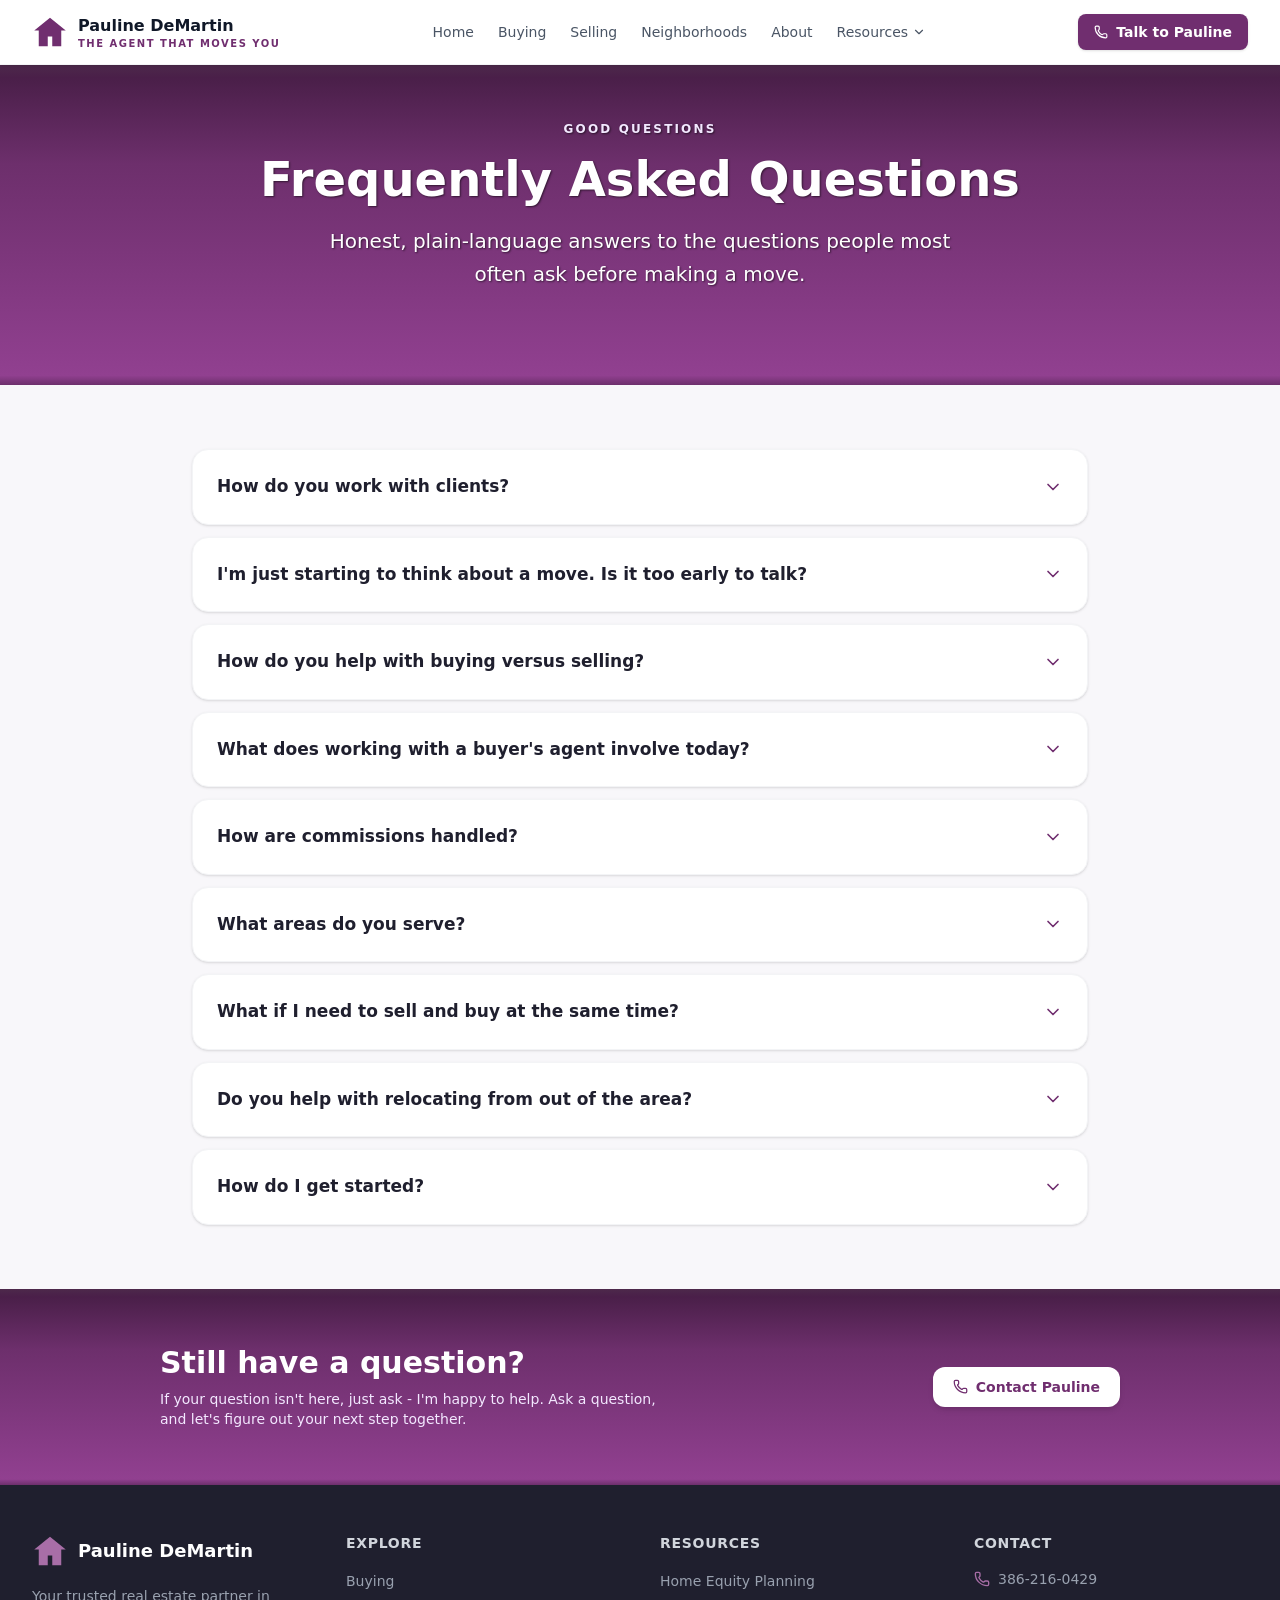
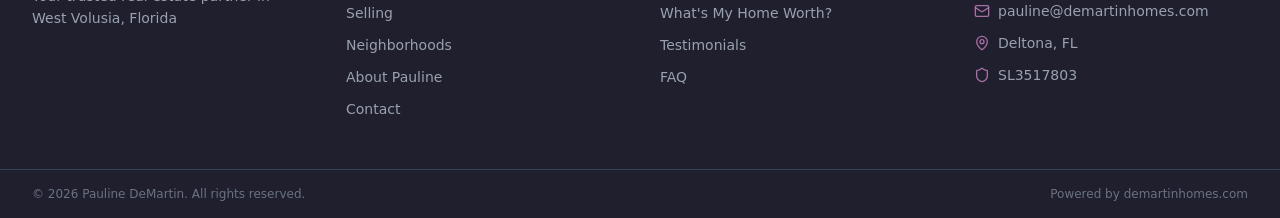
<file: faq/index.html>
<!DOCTYPE html><html lang="en" class="inter_5901b7c6-module__ec5Qua__variable"><head><meta charSet="utf-8"/><meta name="viewport" content="width=device-width, initial-scale=1"/><link rel="preload" href="/_next/static/media/83afe278b6a6bb3c-s.p.2bn3s6zvc0dyp.woff2" as="font" crossorigin="" type="font/woff2"/><link rel="stylesheet" href="/_next/static/chunks/1o2__x182su04.css" data-precedence="next"/><link rel="preload" as="script" fetchPriority="low" href="/_next/static/chunks/21y3go662gzm2.js"/><script src="/_next/static/chunks/2o1jw19xgqkzz.js" async=""></script><script src="/_next/static/chunks/3peubv2924kx4.js" async=""></script><script src="/_next/static/chunks/turbopack-43fj6arzy7gf4.js" async=""></script><script src="/_next/static/chunks/05-c3ty_6dwfk.js" async=""></script><script src="/_next/static/chunks/14mrh2-p_w84d.js" async=""></script><script src="/_next/static/chunks/2yl7ev31m0ghk.js" async=""></script><meta name="next-size-adjust" content=""/><title>Frequently Asked Questions | Pauline DeMartin | Pauline DeMartin - West Volusia FL REALTOR</title><meta name="description" content="Answers to common questions about how Pauline DeMartin works, planning a move, buying and selling, and getting started in West Volusia County."/><link rel="icon" href="/favicon.ico?favicon.2vob68tjqpejf.ico" sizes="256x256" type="image/x-icon"/><script src="/_next/static/chunks/0cz1d0mv5g_q7.js" noModule=""></script></head><body class="font-sans antialiased"><div hidden=""><!--$--><!--/$--></div><div class="min-h-screen bg-[#F8F7FA] flex flex-col"><header class="sticky top-0 z-50 bg-white/95 backdrop-blur-sm border-b border-gray-100 shadow-sm"><div class="max-w-7xl mx-auto px-4 lg:px-8 flex items-center justify-between h-16"><a class="flex items-center gap-2.5 shrink-0 group" href="/"><svg viewBox="0 0 24 24" class="w-9 h-9 fill-[#702E6F] group-hover:fill-[#5A2559] transition-colors flex-shrink-0" aria-hidden="true"><path d="M12 2.5 1.5 11h3v10.5h6V15h3v6.5h6V11h3L12 2.5z"></path></svg><div class="leading-tight"><p class="text-base font-bold text-gray-900 tracking-normal antialiased subpixel-antialiased">Pauline DeMartin</p><p class="text-[10px] font-semibold text-[#702E6F] uppercase tracking-[0.15em]">The Agent That Moves You</p></div></a><nav class="hidden xl:flex items-center gap-6"><a class="text-sm font-medium transition-colors text-gray-600 hover:text-[#702E6F]" href="/">Home</a><a class="text-sm font-medium transition-colors text-gray-600 hover:text-[#702E6F]" href="/buyers/">Buying</a><a class="text-sm font-medium transition-colors text-gray-600 hover:text-[#702E6F]" href="/sellers/">Selling</a><a class="text-sm font-medium transition-colors text-gray-600 hover:text-[#702E6F]" href="/neighborhoods/">Neighborhoods</a><a class="text-sm font-medium transition-colors text-gray-600 hover:text-[#702E6F]" href="/about/">About</a><div class="relative group"><button type="button" class="flex items-center gap-1 text-sm font-medium text-gray-600 group-hover:text-[#702E6F] transition-colors">Resources <svg xmlns="http://www.w3.org/2000/svg" width="14" height="14" viewBox="0 0 24 24" fill="none" stroke="currentColor" stroke-width="2" stroke-linecap="round" stroke-linejoin="round" class="lucide lucide-chevron-down group-hover:rotate-180 transition-transform" aria-hidden="true"><path d="m6 9 6 6 6-6"></path></svg></button><div class="absolute right-0 top-full pt-3 opacity-0 invisible group-hover:opacity-100 group-hover:visible transition-all duration-150"><div class="w-60 bg-white rounded-xl border border-gray-100 shadow-lg py-2"><a class="block px-4 py-2 text-sm transition-colors text-gray-600 hover:text-[#702E6F] hover:bg-gray-50" href="/home-equity-planning/">Home Equity Planning</a><a class="block px-4 py-2 text-sm transition-colors text-gray-600 hover:text-[#702E6F] hover:bg-gray-50" href="/home-valuation/">What&#x27;s My Home Worth?</a><a class="block px-4 py-2 text-sm transition-colors text-gray-600 hover:text-[#702E6F] hover:bg-gray-50" href="/testimonials/">Testimonials</a><a class="block px-4 py-2 text-sm transition-colors text-gray-600 hover:text-[#702E6F] hover:bg-gray-50" href="/faq/">FAQ</a></div></div></div></nav><div class="flex items-center gap-3"><a class="hidden md:inline-flex items-center gap-2 bg-[#702E6F] hover:bg-[#5A2559] text-white text-sm font-semibold px-4 py-2 rounded-lg transition-colors shadow-sm" href="/contact/"><svg xmlns="http://www.w3.org/2000/svg" width="14" height="14" viewBox="0 0 24 24" fill="none" stroke="currentColor" stroke-width="2" stroke-linecap="round" stroke-linejoin="round" class="lucide lucide-phone" aria-hidden="true"><path d="M13.832 16.568a1 1 0 0 0 1.213-.303l.355-.465A2 2 0 0 1 17 15h3a2 2 0 0 1 2 2v3a2 2 0 0 1-2 2A18 18 0 0 1 2 4a2 2 0 0 1 2-2h3a2 2 0 0 1 2 2v3a2 2 0 0 1-.8 1.6l-.468.351a1 1 0 0 0-.292 1.233 14 14 0 0 0 6.392 6.384"></path></svg>Talk to Pauline</a><button class="xl:hidden p-2 text-gray-600 hover:text-[#702E6F] rounded-md" aria-label="Toggle menu"><svg xmlns="http://www.w3.org/2000/svg" width="22" height="22" viewBox="0 0 24 24" fill="none" stroke="currentColor" stroke-width="2" stroke-linecap="round" stroke-linejoin="round" class="lucide lucide-menu" aria-hidden="true"><path d="M4 5h16"></path><path d="M4 12h16"></path><path d="M4 19h16"></path></svg></button></div></div></header><section class="brand-surface relative flex items-start justify-center min-h-[320px] px-4 pt-14 overflow-hidden"><div class="relative z-10 max-w-3xl mx-auto text-center text-white" style="text-shadow:1px 1px 2px rgba(0,0,0,0.55)"><p class="text-purple-100 text-xs font-semibold uppercase tracking-[0.18em] mb-3">Good Questions</p><h1 class="text-4xl md:text-5xl font-bold mb-4 leading-tight">Frequently Asked Questions</h1><p class="text-xl font-medium text-white max-w-2xl mx-auto leading-relaxed">Honest, plain-language answers to the questions people most often ask before making a move.</p></div></section><main class="flex-1"><section class="py-16 px-6 lg:px-8"><div class="max-w-4xl mx-auto space-y-3"><details class="group bg-white rounded-2xl border border-gray-100 shadow-sm overflow-hidden"><summary class="flex items-center justify-between gap-4 cursor-pointer list-none p-6"><span class="font-semibold text-[#1F1F2E] text-[17px]">How do you work with clients?</span><svg xmlns="http://www.w3.org/2000/svg" width="20" height="20" viewBox="0 0 24 24" fill="none" stroke="currentColor" stroke-width="2" stroke-linecap="round" stroke-linejoin="round" class="lucide lucide-chevron-down text-[#702E6F] flex-shrink-0 transition-transform group-open:rotate-180" aria-hidden="true"><path d="m6 9 6 6 6-6"></path></svg></summary><div class="px-6 pb-6 -mt-1"><p class="text-gray-600 text-[15px] leading-relaxed">At an easy pace, with no pressure. My job is to give you clear information and honest guidance so you can make decisions that feel right for you. There&#x27;s never any obligation to move faster than you&#x27;re comfortable with - I&#x27;m here to help you move forward with confidence, not to push.</p></div></details><details class="group bg-white rounded-2xl border border-gray-100 shadow-sm overflow-hidden"><summary class="flex items-center justify-between gap-4 cursor-pointer list-none p-6"><span class="font-semibold text-[#1F1F2E] text-[17px]">I&#x27;m just starting to think about a move. Is it too early to talk?</span><svg xmlns="http://www.w3.org/2000/svg" width="20" height="20" viewBox="0 0 24 24" fill="none" stroke="currentColor" stroke-width="2" stroke-linecap="round" stroke-linejoin="round" class="lucide lucide-chevron-down text-[#702E6F] flex-shrink-0 transition-transform group-open:rotate-180" aria-hidden="true"><path d="m6 9 6 6 6-6"></path></svg></summary><div class="px-6 pb-6 -mt-1"><p class="text-gray-600 text-[15px] leading-relaxed">Not at all - earlier is often better. The sooner we start, the more time you have to plan calmly, weigh your options, and prepare your home or your finances. An early conversation costs you nothing and can save you a lot of stress later. There&#x27;s no commitment attached to simply exploring your options.</p></div></details><details class="group bg-white rounded-2xl border border-gray-100 shadow-sm overflow-hidden"><summary class="flex items-center justify-between gap-4 cursor-pointer list-none p-6"><span class="font-semibold text-[#1F1F2E] text-[17px]">How do you help with buying versus selling?</span><svg xmlns="http://www.w3.org/2000/svg" width="20" height="20" viewBox="0 0 24 24" fill="none" stroke="currentColor" stroke-width="2" stroke-linecap="round" stroke-linejoin="round" class="lucide lucide-chevron-down text-[#702E6F] flex-shrink-0 transition-transform group-open:rotate-180" aria-hidden="true"><path d="m6 9 6 6 6-6"></path></svg></summary><div class="px-6 pb-6 -mt-1"><p class="text-gray-600 text-[15px] leading-relaxed">Both come down to good planning and clear information. When you&#x27;re buying, I help you understand the local market, focus on homes that fit your needs, and navigate offers and closing. When you&#x27;re selling, I help you prepare and price your home, market it well, and manage the details through closing. Many people do both, and I&#x27;ll help you coordinate the two.</p></div></details><details class="group bg-white rounded-2xl border border-gray-100 shadow-sm overflow-hidden"><summary class="flex items-center justify-between gap-4 cursor-pointer list-none p-6"><span class="font-semibold text-[#1F1F2E] text-[17px]">What does working with a buyer&#x27;s agent involve today?</span><svg xmlns="http://www.w3.org/2000/svg" width="20" height="20" viewBox="0 0 24 24" fill="none" stroke="currentColor" stroke-width="2" stroke-linecap="round" stroke-linejoin="round" class="lucide lucide-chevron-down text-[#702E6F] flex-shrink-0 transition-transform group-open:rotate-180" aria-hidden="true"><path d="m6 9 6 6 6-6"></path></svg></summary><div class="px-6 pb-6 -mt-1"><p class="text-gray-600 text-[15px] leading-relaxed">As of 2024, the way buyer representation works changed. Now, before touring homes, a buyer and agent agree in writing on the services provided and how the agent is compensated. Those terms are negotiable and are settled up front, so you know exactly what to expect. I&#x27;m happy to walk through a buyer agreement with you in plain language before you decide anything.</p></div></details><details class="group bg-white rounded-2xl border border-gray-100 shadow-sm overflow-hidden"><summary class="flex items-center justify-between gap-4 cursor-pointer list-none p-6"><span class="font-semibold text-[#1F1F2E] text-[17px]">How are commissions handled?</span><svg xmlns="http://www.w3.org/2000/svg" width="20" height="20" viewBox="0 0 24 24" fill="none" stroke="currentColor" stroke-width="2" stroke-linecap="round" stroke-linejoin="round" class="lucide lucide-chevron-down text-[#702E6F] flex-shrink-0 transition-transform group-open:rotate-180" aria-hidden="true"><path d="m6 9 6 6 6-6"></path></svg></summary><div class="px-6 pb-6 -mt-1"><p class="text-gray-600 text-[15px] leading-relaxed">Commissions are negotiable and always discussed openly up front - there&#x27;s no fixed percentage that&#x27;s simply “standard.” Before we work together, we&#x27;ll go over how compensation works for your situation so there are no surprises. Clear, honest terms are part of building trust.</p></div></details><details class="group bg-white rounded-2xl border border-gray-100 shadow-sm overflow-hidden"><summary class="flex items-center justify-between gap-4 cursor-pointer list-none p-6"><span class="font-semibold text-[#1F1F2E] text-[17px]">What areas do you serve?</span><svg xmlns="http://www.w3.org/2000/svg" width="20" height="20" viewBox="0 0 24 24" fill="none" stroke="currentColor" stroke-width="2" stroke-linecap="round" stroke-linejoin="round" class="lucide lucide-chevron-down text-[#702E6F] flex-shrink-0 transition-transform group-open:rotate-180" aria-hidden="true"><path d="m6 9 6 6 6-6"></path></svg></summary><div class="px-6 pb-6 -mt-1"><p class="text-gray-600 text-[15px] leading-relaxed">I focus on West Volusia County, including Deltona, DeLand, Orange City, DeBary, Lake Helen, and Enterprise. Knowing these communities well means I can share objective, local information to help you decide what fits.</p></div></details><details class="group bg-white rounded-2xl border border-gray-100 shadow-sm overflow-hidden"><summary class="flex items-center justify-between gap-4 cursor-pointer list-none p-6"><span class="font-semibold text-[#1F1F2E] text-[17px]">What if I need to sell and buy at the same time?</span><svg xmlns="http://www.w3.org/2000/svg" width="20" height="20" viewBox="0 0 24 24" fill="none" stroke="currentColor" stroke-width="2" stroke-linecap="round" stroke-linejoin="round" class="lucide lucide-chevron-down text-[#702E6F] flex-shrink-0 transition-transform group-open:rotate-180" aria-hidden="true"><path d="m6 9 6 6 6-6"></path></svg></summary><div class="px-6 pb-6 -mt-1"><p class="text-gray-600 text-[15px] leading-relaxed">This is common, and there are several ways to handle the timing. We&#x27;ll map out the options together - such as lining up the sale and purchase closely, arranging temporary flexibility, or building in contingencies - and choose the approach that keeps you as comfortable as possible. Good planning makes a same-time move far less stressful than it sounds.</p></div></details><details class="group bg-white rounded-2xl border border-gray-100 shadow-sm overflow-hidden"><summary class="flex items-center justify-between gap-4 cursor-pointer list-none p-6"><span class="font-semibold text-[#1F1F2E] text-[17px]">Do you help with relocating from out of the area?</span><svg xmlns="http://www.w3.org/2000/svg" width="20" height="20" viewBox="0 0 24 24" fill="none" stroke="currentColor" stroke-width="2" stroke-linecap="round" stroke-linejoin="round" class="lucide lucide-chevron-down text-[#702E6F] flex-shrink-0 transition-transform group-open:rotate-180" aria-hidden="true"><path d="m6 9 6 6 6-6"></path></svg></summary><div class="px-6 pb-6 -mt-1"><p class="text-gray-600 text-[15px] leading-relaxed">Yes. If you&#x27;re moving to West Volusia from elsewhere, I can share objective information about the communities, help you plan visits, and handle much of the process remotely so it&#x27;s manageable from a distance.</p></div></details><details class="group bg-white rounded-2xl border border-gray-100 shadow-sm overflow-hidden"><summary class="flex items-center justify-between gap-4 cursor-pointer list-none p-6"><span class="font-semibold text-[#1F1F2E] text-[17px]">How do I get started?</span><svg xmlns="http://www.w3.org/2000/svg" width="20" height="20" viewBox="0 0 24 24" fill="none" stroke="currentColor" stroke-width="2" stroke-linecap="round" stroke-linejoin="round" class="lucide lucide-chevron-down text-[#702E6F] flex-shrink-0 transition-transform group-open:rotate-180" aria-hidden="true"><path d="m6 9 6 6 6-6"></path></svg></summary><div class="px-6 pb-6 -mt-1"><p class="text-gray-600 text-[15px] leading-relaxed">Just reach out. We&#x27;ll start with a relaxed, no-pressure conversation about where you are and what you&#x27;re hoping to do. From there, we can sketch out a simple plan for your next steps. There&#x27;s no cost and no commitment to that first chat.</p></div></details></div></section></main><section class="brand-surface py-14"><div class="max-w-5xl mx-auto px-6 lg:px-8 flex flex-col md:flex-row items-center justify-between gap-6"><div><h2 class="text-2xl md:text-3xl font-bold text-white mb-2">Still have a question?</h2><p class="text-sm max-w-lg text-purple-100">If your question isn&#x27;t here, just ask - I&#x27;m happy to help. Ask a question, and let&#x27;s figure out your next step together.</p></div><div class="flex gap-3 flex-shrink-0"><a class="btn-glow inline-flex items-center gap-2 bg-white text-[#702E6F] font-bold px-5 py-2.5 rounded-xl hover:bg-purple-50 shadow-md text-sm whitespace-nowrap" href="/contact/"><svg xmlns="http://www.w3.org/2000/svg" width="15" height="15" viewBox="0 0 24 24" fill="none" stroke="currentColor" stroke-width="2" stroke-linecap="round" stroke-linejoin="round" class="lucide lucide-phone" aria-hidden="true"><path d="M13.832 16.568a1 1 0 0 0 1.213-.303l.355-.465A2 2 0 0 1 17 15h3a2 2 0 0 1 2 2v3a2 2 0 0 1-2 2A18 18 0 0 1 2 4a2 2 0 0 1 2-2h3a2 2 0 0 1 2 2v3a2 2 0 0 1-.8 1.6l-.468.351a1 1 0 0 0-.292 1.233 14 14 0 0 0 6.392 6.384"></path></svg>Contact Pauline</a></div></div></section><footer class="bg-[#1F1F2E] text-white"><div class="max-w-7xl mx-auto px-4 sm:px-6 lg:px-8 py-12"><div class="grid grid-cols-1 sm:grid-cols-2 lg:grid-cols-4 gap-10"><div><div class="flex items-center gap-2.5 mb-4"><svg viewBox="0 0 24 24" class="w-9 h-9 fill-[#A86EA7] flex-shrink-0" aria-hidden="true"><path d="M12 2.5 1.5 11h3v10.5h6V15h3v6.5h6V11h3L12 2.5z"></path></svg><span class="font-semibold text-lg">Pauline DeMartin</span></div><p class="text-gray-400 text-sm leading-relaxed">Your trusted real estate partner in West Volusia, Florida</p></div><div><h3 class="font-semibold text-sm uppercase tracking-wider text-gray-300 mb-4">Explore</h3><ul class="space-y-2"><li><a class="text-gray-400 hover:text-[#A86EA7] text-sm transition-colors duration-150" href="/buyers/">Buying</a></li><li><a class="text-gray-400 hover:text-[#A86EA7] text-sm transition-colors duration-150" href="/sellers/">Selling</a></li><li><a class="text-gray-400 hover:text-[#A86EA7] text-sm transition-colors duration-150" href="/neighborhoods/">Neighborhoods</a></li><li><a class="text-gray-400 hover:text-[#A86EA7] text-sm transition-colors duration-150" href="/about/">About Pauline</a></li><li><a class="text-gray-400 hover:text-[#A86EA7] text-sm transition-colors duration-150" href="/contact/">Contact</a></li></ul></div><div><h3 class="font-semibold text-sm uppercase tracking-wider text-gray-300 mb-4">Resources</h3><ul class="space-y-2"><li><a class="text-gray-400 hover:text-[#A86EA7] text-sm transition-colors duration-150" href="/home-equity-planning/">Home Equity Planning</a></li><li><a class="text-gray-400 hover:text-[#A86EA7] text-sm transition-colors duration-150" href="/home-valuation/">What&#x27;s My Home Worth?</a></li><li><a class="text-gray-400 hover:text-[#A86EA7] text-sm transition-colors duration-150" href="/testimonials/">Testimonials</a></li><li><a class="text-gray-400 hover:text-[#A86EA7] text-sm transition-colors duration-150" href="/faq/">FAQ</a></li></ul></div><div><h3 class="font-semibold text-sm uppercase tracking-wider text-gray-300 mb-4">Contact</h3><ul class="space-y-3"><li class="flex items-start gap-2 text-sm text-gray-400"><svg xmlns="http://www.w3.org/2000/svg" width="16" height="16" viewBox="0 0 24 24" fill="none" stroke="currentColor" stroke-width="2" stroke-linecap="round" stroke-linejoin="round" class="lucide lucide-phone mt-0.5 text-[#A86EA7] flex-shrink-0" aria-hidden="true"><path d="M13.832 16.568a1 1 0 0 0 1.213-.303l.355-.465A2 2 0 0 1 17 15h3a2 2 0 0 1 2 2v3a2 2 0 0 1-2 2A18 18 0 0 1 2 4a2 2 0 0 1 2-2h3a2 2 0 0 1 2 2v3a2 2 0 0 1-.8 1.6l-.468.351a1 1 0 0 0-.292 1.233 14 14 0 0 0 6.392 6.384"></path></svg><a href="tel:386-216-0429" class="hover:text-[#A86EA7] transition-colors">386-216-0429</a></li><li class="flex items-start gap-2 text-sm text-gray-400"><svg xmlns="http://www.w3.org/2000/svg" width="16" height="16" viewBox="0 0 24 24" fill="none" stroke="currentColor" stroke-width="2" stroke-linecap="round" stroke-linejoin="round" class="lucide lucide-mail mt-0.5 text-[#A86EA7] flex-shrink-0" aria-hidden="true"><path d="m22 7-8.991 5.727a2 2 0 0 1-2.009 0L2 7"></path><rect x="2" y="4" width="20" height="16" rx="2"></rect></svg><a href="mailto:pauline@demartinhomes.com" class="hover:text-[#A86EA7] transition-colors break-all">pauline@demartinhomes.com</a></li><li class="flex items-start gap-2 text-sm text-gray-400"><svg xmlns="http://www.w3.org/2000/svg" width="16" height="16" viewBox="0 0 24 24" fill="none" stroke="currentColor" stroke-width="2" stroke-linecap="round" stroke-linejoin="round" class="lucide lucide-map-pin mt-0.5 text-[#A86EA7] flex-shrink-0" aria-hidden="true"><path d="M20 10c0 4.993-5.539 10.193-7.399 11.799a1 1 0 0 1-1.202 0C9.539 20.193 4 14.993 4 10a8 8 0 0 1 16 0"></path><circle cx="12" cy="10" r="3"></circle></svg><span>Deltona, FL</span></li><li class="flex items-start gap-2 text-sm text-gray-400"><svg xmlns="http://www.w3.org/2000/svg" width="16" height="16" viewBox="0 0 24 24" fill="none" stroke="currentColor" stroke-width="2" stroke-linecap="round" stroke-linejoin="round" class="lucide lucide-shield mt-0.5 text-[#A86EA7] flex-shrink-0" aria-hidden="true"><path d="M20 13c0 5-3.5 7.5-7.66 8.95a1 1 0 0 1-.67-.01C7.5 20.5 4 18 4 13V6a1 1 0 0 1 1-1c2 0 4.5-1.2 6.24-2.72a1.17 1.17 0 0 1 1.52 0C14.51 3.81 17 5 19 5a1 1 0 0 1 1 1z"></path></svg><span>SL3517803</span></li></ul></div></div></div><div class="border-t border-gray-700"><div class="max-w-7xl mx-auto px-4 sm:px-6 lg:px-8 py-4 flex flex-col sm:flex-row items-center justify-between gap-2"><p class="text-gray-500 text-xs">© <!-- -->2026<!-- --> Pauline DeMartin. All rights reserved.</p><p class="text-gray-500 text-xs">Powered by<!-- --> <a href="https://demartinhomes.com" class="hover:text-[#A86EA7] transition-colors">demartinhomes.com</a></p></div></div></footer></div><!--$--><!--/$--><script src="/_next/static/chunks/21y3go662gzm2.js" id="_R_" async=""></script><script>(self.__next_f=self.__next_f||[]).push([0])</script><script>self.__next_f.push([1,"1:\"$Sreact.fragment\"\n2:I[39756,[\"/_next/static/chunks/05-c3ty_6dwfk.js\",\"/_next/static/chunks/14mrh2-p_w84d.js\"],\"default\"]\n3:I[37457,[\"/_next/static/chunks/05-c3ty_6dwfk.js\",\"/_next/static/chunks/14mrh2-p_w84d.js\"],\"default\"]\n4:I[45678,[\"/_next/static/chunks/05-c3ty_6dwfk.js\",\"/_next/static/chunks/14mrh2-p_w84d.js\",\"/_next/static/chunks/2yl7ev31m0ghk.js\"],\"default\"]\n5:I[22016,[\"/_next/static/chunks/05-c3ty_6dwfk.js\",\"/_next/static/chunks/14mrh2-p_w84d.js\",\"/_next/static/chunks/2yl7ev31m0ghk.js\"],\"\"]\nd:I[68027,[\"/_next/static/chunks/05-c3ty_6dwfk.js\",\"/_next/static/chunks/14mrh2-p_w84d.js\"],\"default\",1]\n:HL[\"/_next/static/chunks/1o2__x182su04.css\",\"style\"]\n:HL[\"/_next/static/media/83afe278b6a6bb3c-s.p.2bn3s6zvc0dyp.woff2\",\"font\",{\"crossOrigin\":\"\",\"type\":\"font/woff2\"}]\n"])</script><script>self.__next_f.push([1,"0:{\"P\":null,\"c\":[\"\",\"faq\",\"\"],\"q\":\"\",\"i\":false,\"f\":[[[\"\",{\"children\":[\"faq\",{\"children\":[\"__PAGE__\",{}]}]},\"$undefined\",\"$undefined\",16],[[\"$\",\"$1\",\"c\",{\"children\":[[[\"$\",\"link\",\"0\",{\"rel\":\"stylesheet\",\"href\":\"/_next/static/chunks/1o2__x182su04.css\",\"precedence\":\"next\",\"crossOrigin\":\"$undefined\",\"nonce\":\"$undefined\"}],[\"$\",\"script\",\"script-0\",{\"src\":\"/_next/static/chunks/05-c3ty_6dwfk.js\",\"async\":true,\"nonce\":\"$undefined\"}],[\"$\",\"script\",\"script-1\",{\"src\":\"/_next/static/chunks/14mrh2-p_w84d.js\",\"async\":true,\"nonce\":\"$undefined\"}]],[\"$\",\"html\",null,{\"lang\":\"en\",\"className\":\"inter_5901b7c6-module__ec5Qua__variable\",\"children\":[\"$\",\"body\",null,{\"className\":\"font-sans antialiased\",\"children\":[\"$\",\"$L2\",null,{\"parallelRouterKey\":\"children\",\"error\":\"$undefined\",\"errorStyles\":\"$undefined\",\"errorScripts\":\"$undefined\",\"template\":[\"$\",\"$L3\",null,{}],\"templateStyles\":\"$undefined\",\"templateScripts\":\"$undefined\",\"notFound\":[[\"$\",\"div\",null,{\"className\":\"min-h-screen bg-[#F8F7FA] flex flex-col\",\"children\":[[\"$\",\"$L4\",null,{}],[\"$\",\"main\",null,{\"className\":\"flex-1 flex items-center justify-center px-4 py-24\",\"children\":[\"$\",\"div\",null,{\"className\":\"text-center max-w-lg\",\"children\":[[\"$\",\"div\",null,{\"className\":\"text-[120px] md:text-[160px] font-bold text-[#702E6F] leading-none opacity-15 select-none mb-0\",\"children\":\"404\"}],[\"$\",\"div\",null,{\"className\":\"-mt-6 mb-6\",\"children\":[[\"$\",\"h1\",null,{\"className\":\"text-3xl md:text-4xl font-bold text-[#1F1F2E] mb-3\",\"children\":\"Page Not Found\"}],[\"$\",\"p\",null,{\"className\":\"text-gray-500 text-base leading-relaxed\",\"children\":\"Sorry, we couldn't find the page you're looking for. It may have been moved, renamed, or never existed.\"}]]}],[\"$\",\"div\",null,{\"className\":\"flex flex-col sm:flex-row items-center justify-center gap-3\",\"children\":[[\"$\",\"$L5\",null,{\"href\":\"/\",\"className\":\"inline-block px-6 py-3 bg-[#702E6F] text-white font-semibold rounded-xl hover:bg-[#5A2559] transition-colors duration-200 text-sm shadow-sm w-full sm:w-auto\",\"children\":\"Go Home\"}],[\"$\",\"$L5\",null,{\"href\":\"/contact\",\"className\":\"inline-block px-6 py-3 bg-white text-[#702E6F] font-semibold rounded-xl border border-[#702E6F] hover:bg-purple-50 transition-colors duration-200 text-sm w-full sm:w-auto\",\"children\":\"Contact Pauline\"}]]}]]}]}],[\"$\",\"footer\",null,{\"className\":\"bg-[#1F1F2E] text-white\",\"children\":[[\"$\",\"div\",null,{\"className\":\"max-w-7xl mx-auto px-4 sm:px-6 lg:px-8 py-12\",\"children\":[\"$\",\"div\",null,{\"className\":\"grid grid-cols-1 sm:grid-cols-2 lg:grid-cols-4 gap-10\",\"children\":[[\"$\",\"div\",null,{\"children\":[[\"$\",\"div\",null,{\"className\":\"flex items-center gap-2.5 mb-4\",\"children\":[[\"$\",\"svg\",null,{\"viewBox\":\"0 0 24 24\",\"className\":\"w-9 h-9 fill-[#A86EA7] flex-shrink-0\",\"aria-hidden\":\"true\",\"children\":[\"$\",\"path\",null,{\"d\":\"M12 2.5 1.5 11h3v10.5h6V15h3v6.5h6V11h3L12 2.5z\"}]}],[\"$\",\"span\",null,{\"className\":\"font-semibold text-lg\",\"children\":\"Pauline DeMartin\"}]]}],[\"$\",\"p\",null,{\"className\":\"text-gray-400 text-sm leading-relaxed\",\"children\":\"The Agent That Moves You - helping you navigate every housing transition with confidence, here in West Volusia, Florida.\"}]]}],[\"$\",\"div\",null,{\"children\":[[\"$\",\"h3\",null,{\"className\":\"font-semibold text-sm uppercase tracking-wider text-gray-300 mb-4\",\"children\":\"Explore\"}],[\"$\",\"ul\",null,{\"className\":\"space-y-2\",\"children\":[[\"$\",\"li\",\"/buyers\",{\"children\":[\"$\",\"$L5\",null,{\"href\":\"/buyers\",\"className\":\"text-gray-400 hover:text-[#A86EA7] text-sm transition-colors duration-150\",\"children\":\"Buying\"}]}],[\"$\",\"li\",\"/sellers\",{\"children\":[\"$\",\"$L5\",null,{\"href\":\"/sellers\",\"className\":\"text-gray-400 hover:text-[#A86EA7] text-sm transition-colors duration-150\",\"children\":\"Selling\"}]}],[\"$\",\"li\",\"/neighborhoods\",{\"children\":[\"$\",\"$L5\",null,{\"href\":\"/neighborhoods\",\"className\":\"text-gray-400 hover:text-[#A86EA7] text-sm transition-colors duration-150\",\"children\":\"Neighborhoods\"}]}],[\"$\",\"li\",\"/about\",{\"children\":[\"$\",\"$L5\",null,{\"href\":\"/about\",\"className\":\"text-gray-400 hover:text-[#A86EA7] text-sm transition-colors duration-150\",\"children\":\"About Pauline\"}]}],[\"$\",\"li\",\"/contact\",{\"children\":[\"$\",\"$L5\",null,{\"href\":\"/contact\",\"className\":\"text-gray-400 hover:text-[#A86EA7] text-sm transition-colors duration-150\",\"children\":\"Contact\"}]}]]}]]}],[\"$\",\"div\",null,{\"children\":[[\"$\",\"h3\",null,{\"className\":\"font-semibold text-sm uppercase tracking-wider text-gray-300 mb-4\",\"children\":\"Resources\"}],\"$L6\"]}],\"$L7\"]}]}],\"$L8\"]}]]}],[]],\"forbidden\":\"$undefined\",\"unauthorized\":\"$undefined\"}]}]}]]}],{\"children\":[\"$L9\",{\"children\":[\"$La\",{},null,false,null]},null,false,\"$@b\"]},null,false,null],\"$Lc\",false]],\"m\":\"$undefined\",\"G\":[\"$d\",[\"$Le\"]],\"S\":true,\"h\":null,\"s\":\"$undefined\",\"l\":\"$undefined\",\"p\":\"$undefined\",\"d\":\"$undefined\",\"b\":\"Izmwsn5FGJajeOmiXzIKZ\"}\n"])</script><script>self.__next_f.push([1,"f:I[5014,[\"/_next/static/chunks/05-c3ty_6dwfk.js\",\"/_next/static/chunks/14mrh2-p_w84d.js\",\"/_next/static/chunks/2yl7ev31m0ghk.js\"],\"default\"]\n11:I[97367,[\"/_next/static/chunks/05-c3ty_6dwfk.js\",\"/_next/static/chunks/14mrh2-p_w84d.js\"],\"OutletBoundary\"]\n12:\"$Sreact.suspense\"\n15:I[97367,[\"/_next/static/chunks/05-c3ty_6dwfk.js\",\"/_next/static/chunks/14mrh2-p_w84d.js\"],\"ViewportBoundary\"]\n17:I[97367,[\"/_next/static/chunks/05-c3ty_6dwfk.js\",\"/_next/static/chunks/14mrh2-p_w84d.js\"],\"MetadataBoundary\"]\n6:[\"$\",\"ul\",null,{\"className\":\"space-y-2\",\"children\":[[\"$\",\"li\",\"/home-equity-planning\",{\"children\":[\"$\",\"$L5\",null,{\"href\":\"/home-equity-planning\",\"className\":\"text-gray-400 hover:text-[#A86EA7] text-sm transition-colors duration-150\",\"children\":\"Home Equity Planning\"}]}],[\"$\",\"li\",\"/home-valuation\",{\"children\":[\"$\",\"$L5\",null,{\"href\":\"/home-valuation\",\"className\":\"text-gray-400 hover:text-[#A86EA7] text-sm transition-colors duration-150\",\"children\":\"What's My Home Worth?\"}]}],[\"$\",\"li\",\"/testimonials\",{\"children\":[\"$\",\"$L5\",null,{\"href\":\"/testimonials\",\"className\":\"text-gray-400 hover:text-[#A86EA7] text-sm transition-colors duration-150\",\"children\":\"Testimonials\"}]}],[\"$\",\"li\",\"/faq\",{\"children\":[\"$\",\"$L5\",null,{\"href\":\"/faq\",\"className\":\"text-gray-400 hover:text-[#A86EA7] text-sm transition-colors duration-150\",\"children\":\"FAQ\"}]}]]}]\n"])</script><script>self.__next_f.push([1,"7:[\"$\",\"div\",null,{\"children\":[[\"$\",\"h3\",null,{\"className\":\"font-semibold text-sm uppercase tracking-wider text-gray-300 mb-4\",\"children\":\"Contact\"}],[\"$\",\"ul\",null,{\"className\":\"space-y-3\",\"children\":[[\"$\",\"li\",null,{\"className\":\"flex items-start gap-2 text-sm text-gray-400\",\"children\":[[\"$\",\"$Lf\",null,{\"ref\":\"$undefined\",\"iconNode\":[[\"path\",{\"d\":\"M13.832 16.568a1 1 0 0 0 1.213-.303l.355-.465A2 2 0 0 1 17 15h3a2 2 0 0 1 2 2v3a2 2 0 0 1-2 2A18 18 0 0 1 2 4a2 2 0 0 1 2-2h3a2 2 0 0 1 2 2v3a2 2 0 0 1-.8 1.6l-.468.351a1 1 0 0 0-.292 1.233 14 14 0 0 0 6.392 6.384\",\"key\":\"9njp5v\"}]],\"className\":\"lucide-phone mt-0.5 text-[#A86EA7] flex-shrink-0\",\"size\":16}],[\"$\",\"a\",null,{\"href\":\"tel:386-216-0429\",\"className\":\"hover:text-[#A86EA7] transition-colors\",\"children\":\"386-216-0429\"}]]}],[\"$\",\"li\",null,{\"className\":\"flex items-start gap-2 text-sm text-gray-400\",\"children\":[[\"$\",\"$Lf\",null,{\"ref\":\"$undefined\",\"iconNode\":[[\"path\",{\"d\":\"m22 7-8.991 5.727a2 2 0 0 1-2.009 0L2 7\",\"key\":\"132q7q\"}],[\"rect\",{\"x\":\"2\",\"y\":\"4\",\"width\":\"20\",\"height\":\"16\",\"rx\":\"2\",\"key\":\"izxlao\"}]],\"className\":\"lucide-mail mt-0.5 text-[#A86EA7] flex-shrink-0\",\"size\":16}],[\"$\",\"a\",null,{\"href\":\"mailto:pauline@demartinhomes.com\",\"className\":\"hover:text-[#A86EA7] transition-colors break-all\",\"children\":\"pauline@demartinhomes.com\"}]]}],[\"$\",\"li\",null,{\"className\":\"flex items-start gap-2 text-sm text-gray-400\",\"children\":[[\"$\",\"$Lf\",null,{\"ref\":\"$undefined\",\"iconNode\":[[\"path\",{\"d\":\"M20 10c0 4.993-5.539 10.193-7.399 11.799a1 1 0 0 1-1.202 0C9.539 20.193 4 14.993 4 10a8 8 0 0 1 16 0\",\"key\":\"1r0f0z\"}],[\"circle\",{\"cx\":\"12\",\"cy\":\"10\",\"r\":\"3\",\"key\":\"ilqhr7\"}]],\"className\":\"lucide-map-pin mt-0.5 text-[#A86EA7] flex-shrink-0\",\"size\":16}],[\"$\",\"span\",null,{\"children\":\"Deltona, FL\"}]]}],[\"$\",\"li\",null,{\"className\":\"flex items-start gap-2 text-sm text-gray-400\",\"children\":[[\"$\",\"$Lf\",null,{\"ref\":\"$undefined\",\"iconNode\":[[\"path\",{\"d\":\"M20 13c0 5-3.5 7.5-7.66 8.95a1 1 0 0 1-.67-.01C7.5 20.5 4 18 4 13V6a1 1 0 0 1 1-1c2 0 4.5-1.2 6.24-2.72a1.17 1.17 0 0 1 1.52 0C14.51 3.81 17 5 19 5a1 1 0 0 1 1 1z\",\"key\":\"oel41y\"}]],\"className\":\"lucide-shield mt-0.5 text-[#A86EA7] flex-shrink-0\",\"size\":16}],[\"$\",\"span\",null,{\"children\":\"SL3517803\"}]]}]]}]]}]\n"])</script><script>self.__next_f.push([1,"8:[\"$\",\"div\",null,{\"className\":\"border-t border-gray-700\",\"children\":[\"$\",\"div\",null,{\"className\":\"max-w-7xl mx-auto px-4 sm:px-6 lg:px-8 py-4 flex flex-col sm:flex-row items-center justify-between gap-2\",\"children\":[[\"$\",\"p\",null,{\"className\":\"text-gray-500 text-xs\",\"children\":[\"© \",2026,\" Pauline DeMartin. All rights reserved.\"]}],[\"$\",\"p\",null,{\"className\":\"text-gray-500 text-xs\",\"children\":[\"Powered by\",\" \",[\"$\",\"a\",null,{\"href\":\"https://demartinhomes.com\",\"className\":\"hover:text-[#A86EA7] transition-colors\",\"children\":\"demartinhomes.com\"}]]}]]}]}]\n9:[\"$\",\"$1\",\"c\",{\"children\":[null,[\"$\",\"$L2\",null,{\"parallelRouterKey\":\"children\",\"error\":\"$undefined\",\"errorStyles\":\"$undefined\",\"errorScripts\":\"$undefined\",\"template\":[\"$\",\"$L3\",null,{}],\"templateStyles\":\"$undefined\",\"templateScripts\":\"$undefined\",\"notFound\":\"$undefined\",\"forbidden\":\"$undefined\",\"unauthorized\":\"$undefined\"}]]}]\na:[\"$\",\"$1\",\"c\",{\"children\":[\"$L10\",[[\"$\",\"script\",\"script-0\",{\"src\":\"/_next/static/chunks/2yl7ev31m0ghk.js\",\"async\":true,\"nonce\":\"$undefined\"}]],[\"$\",\"$L11\",null,{\"children\":[\"$\",\"$12\",null,{\"name\":\"Next.MetadataOutlet\",\"children\":\"$@13\"}]}]]}]\n14:[]\nb:\"$W14\"\nc:[\"$\",\"$1\",\"h\",{\"children\":[null,[\"$\",\"$L15\",null,{\"children\":\"$L16\"}],[\"$\",\"div\",null,{\"hidden\":true,\"children\":[\"$\",\"$L17\",null,{\"children\":[\"$\",\"$12\",null,{\"name\":\"Next.Metadata\",\"children\":\"$L18\"}]}]}],[\"$\",\"meta\",null,{\"name\":\"next-size-adjust\",\"content\":\"\"}]]}]\ne:[\"$\",\"link\",\"0\",{\"rel\":\"stylesheet\",\"href\":\"/_next/static/chunks/1o2__x182su04.css\",\"precedence\":\"next\",\"crossOrigin\":\"$undefined\",\"nonce\":\"$undefined\"}]\n"])</script><script>self.__next_f.push([1,"10:[\"$\",\"div\",null,{\"className\":\"min-h-screen bg-[#F8F7FA] flex flex-col\",\"children\":[[\"$\",\"$L4\",null,{}],[\"$\",\"section\",null,{\"className\":\"brand-surface relative flex items-start justify-center min-h-[320px] px-4 pt-14 overflow-hidden\",\"children\":[\"$\",\"div\",null,{\"className\":\"relative z-10 max-w-3xl mx-auto text-center text-white\",\"style\":{\"textShadow\":\"1px 1px 2px rgba(0,0,0,0.55)\"},\"children\":[[\"$\",\"p\",null,{\"className\":\"text-purple-100 text-xs font-semibold uppercase tracking-[0.18em] mb-3\",\"children\":\"Good Questions\"}],[\"$\",\"h1\",null,{\"className\":\"text-4xl md:text-5xl font-bold mb-4 leading-tight\",\"children\":\"Frequently Asked Questions\"}],[\"$\",\"p\",null,{\"className\":\"text-xl font-medium text-white max-w-2xl mx-auto leading-relaxed\",\"children\":\"Honest, plain-language answers to the questions people most often ask before making a move.\"}]]}]}],[\"$\",\"main\",null,{\"className\":\"flex-1\",\"children\":[\"$\",\"section\",null,{\"className\":\"py-16 px-6 lg:px-8\",\"children\":[\"$\",\"div\",null,{\"className\":\"max-w-4xl mx-auto space-y-3\",\"children\":[[\"$\",\"details\",\"How do you work with clients?\",{\"className\":\"group bg-white rounded-2xl border border-gray-100 shadow-sm overflow-hidden\",\"children\":[[\"$\",\"summary\",null,{\"className\":\"flex items-center justify-between gap-4 cursor-pointer list-none p-6\",\"children\":[[\"$\",\"span\",null,{\"className\":\"font-semibold text-[#1F1F2E] text-[17px]\",\"children\":\"How do you work with clients?\"}],[\"$\",\"$Lf\",null,{\"ref\":\"$undefined\",\"iconNode\":[[\"path\",{\"d\":\"m6 9 6 6 6-6\",\"key\":\"qrunsl\"}]],\"className\":\"lucide-chevron-down text-[#702E6F] flex-shrink-0 transition-transform group-open:rotate-180\",\"size\":20}]]}],[\"$\",\"div\",null,{\"className\":\"px-6 pb-6 -mt-1\",\"children\":[\"$\",\"p\",null,{\"className\":\"text-gray-600 text-[15px] leading-relaxed\",\"children\":\"At an easy pace, with no pressure. My job is to give you clear information and honest guidance so you can make decisions that feel right for you. There's never any obligation to move faster than you're comfortable with - I'm here to help you move forward with confidence, not to push.\"}]}]]}],[\"$\",\"details\",\"I'm just starting to think about a move. Is it too early to talk?\",{\"className\":\"group bg-white rounded-2xl border border-gray-100 shadow-sm overflow-hidden\",\"children\":[[\"$\",\"summary\",null,{\"className\":\"flex items-center justify-between gap-4 cursor-pointer list-none p-6\",\"children\":[[\"$\",\"span\",null,{\"className\":\"font-semibold text-[#1F1F2E] text-[17px]\",\"children\":\"I'm just starting to think about a move. Is it too early to talk?\"}],[\"$\",\"$Lf\",null,{\"ref\":\"$undefined\",\"iconNode\":\"$10:props:children:2:props:children:props:children:props:children:0:props:children:0:props:children:1:props:iconNode\",\"className\":\"lucide-chevron-down text-[#702E6F] flex-shrink-0 transition-transform group-open:rotate-180\",\"size\":20}]]}],[\"$\",\"div\",null,{\"className\":\"px-6 pb-6 -mt-1\",\"children\":[\"$\",\"p\",null,{\"className\":\"text-gray-600 text-[15px] leading-relaxed\",\"children\":\"Not at all - earlier is often better. The sooner we start, the more time you have to plan calmly, weigh your options, and prepare your home or your finances. An early conversation costs you nothing and can save you a lot of stress later. There's no commitment attached to simply exploring your options.\"}]}]]}],[\"$\",\"details\",\"How do you help with buying versus selling?\",{\"className\":\"group bg-white rounded-2xl border border-gray-100 shadow-sm overflow-hidden\",\"children\":[[\"$\",\"summary\",null,{\"className\":\"flex items-center justify-between gap-4 cursor-pointer list-none p-6\",\"children\":[[\"$\",\"span\",null,{\"className\":\"font-semibold text-[#1F1F2E] text-[17px]\",\"children\":\"How do you help with buying versus selling?\"}],[\"$\",\"$Lf\",null,{\"ref\":\"$undefined\",\"iconNode\":\"$10:props:children:2:props:children:props:children:props:children:0:props:children:0:props:children:1:props:iconNode\",\"className\":\"lucide-chevron-down text-[#702E6F] flex-shrink-0 transition-transform group-open:rotate-180\",\"size\":20}]]}],[\"$\",\"div\",null,{\"className\":\"px-6 pb-6 -mt-1\",\"children\":[\"$\",\"p\",null,{\"className\":\"text-gray-600 text-[15px] leading-relaxed\",\"children\":\"Both come down to good planning and clear information. When you're buying, I help you understand the local market, focus on homes that fit your needs, and navigate offers and closing. When you're selling, I help you prepare and price your home, market it well, and manage the details through closing. Many people do both, and I'll help you coordinate the two.\"}]}]]}],\"$L19\",\"$L1a\",\"$L1b\",\"$L1c\",\"$L1d\",\"$L1e\"]}]}]}],\"$L1f\",\"$L20\"]}]\n"])</script><script>self.__next_f.push([1,"19:[\"$\",\"details\",\"What does working with a buyer's agent involve today?\",{\"className\":\"group bg-white rounded-2xl border border-gray-100 shadow-sm overflow-hidden\",\"children\":[[\"$\",\"summary\",null,{\"className\":\"flex items-center justify-between gap-4 cursor-pointer list-none p-6\",\"children\":[[\"$\",\"span\",null,{\"className\":\"font-semibold text-[#1F1F2E] text-[17px]\",\"children\":\"What does working with a buyer's agent involve today?\"}],[\"$\",\"$Lf\",null,{\"ref\":\"$undefined\",\"iconNode\":\"$10:props:children:2:props:children:props:children:props:children:0:props:children:0:props:children:1:props:iconNode\",\"className\":\"lucide-chevron-down text-[#702E6F] flex-shrink-0 transition-transform group-open:rotate-180\",\"size\":20}]]}],[\"$\",\"div\",null,{\"className\":\"px-6 pb-6 -mt-1\",\"children\":[\"$\",\"p\",null,{\"className\":\"text-gray-600 text-[15px] leading-relaxed\",\"children\":\"As of 2024, the way buyer representation works changed. Now, before touring homes, a buyer and agent agree in writing on the services provided and how the agent is compensated. Those terms are negotiable and are settled up front, so you know exactly what to expect. I'm happy to walk through a buyer agreement with you in plain language before you decide anything.\"}]}]]}]\n1a:[\"$\",\"details\",\"How are commissions handled?\",{\"className\":\"group bg-white rounded-2xl border border-gray-100 shadow-sm overflow-hidden\",\"children\":[[\"$\",\"summary\",null,{\"className\":\"flex items-center justify-between gap-4 cursor-pointer list-none p-6\",\"children\":[[\"$\",\"span\",null,{\"className\":\"font-semibold text-[#1F1F2E] text-[17px]\",\"children\":\"How are commissions handled?\"}],[\"$\",\"$Lf\",null,{\"ref\":\"$undefined\",\"iconNode\":\"$10:props:children:2:props:children:props:children:props:children:0:props:children:0:props:children:1:props:iconNode\",\"className\":\"lucide-chevron-down text-[#702E6F] flex-shrink-0 transition-transform group-open:rotate-180\",\"size\":20}]]}],[\"$\",\"div\",null,{\"className\":\"px-6 pb-6 -mt-1\",\"children\":[\"$\",\"p\",null,{\"className\":\"text-gray-600 text-[15px] leading-relaxed\",\"children\":\"Commissions are negotiable and always discussed openly up front - there's no fixed percentage that's simply “standard.” Before we work together, we'll go over how compensation works for your situation so there are no surprises. Clear, honest terms are part of building trust.\"}]}]]}]\n1b:[\"$\",\"details\",\"What areas do you serve?\",{\"className\":\"group bg-white rounded-2xl border border-gray-100 shadow-sm overflow-hidden\",\"children\":[[\"$\",\"summary\",null,{\"className\":\"flex items-center justify-between gap-4 cursor-pointer list-none p-6\",\"children\":[[\"$\",\"span\",null,{\"className\":\"font-semibold text-[#1F1F2E] text-[17px]\",\"children\":\"What areas do you serve?\"}],[\"$\",\"$Lf\",null,{\"ref\":\"$undefined\",\"iconNode\":\"$10:props:children:2:props:children:props:children:props:children:0:props:children:0:props:children:1:props:iconNode\",\"className\":\"lucide-chevron-down text-[#702E6F] flex-shrink-0 transition-transform group-open:rotate-180\",\"size\":20}]]}],[\"$\",\"div\",null,{\"className\":\"px-6 pb-6 -mt-1\",\"children\":[\"$\",\"p\",null,{\"className\":\"text-gray-600 text-[15px] leading-relaxed\",\"children\":\"I focus on West Volusia County, including Deltona, DeLand, Orange City, DeBary, Lake Helen, and Enterprise. Knowing these communities well means I can share objective, local information to help you decide what fits.\"}]}]]}]\n1c:[\"$\",\"details\",\"What if I need to sell and buy at the same time?\",{\"className\":\"group bg-white rounded-2xl border border-gray-100 shadow-sm overflow-hidden\",\"children\":[[\"$\",\"summary\",null,{\"className\":\"flex items-center justify-between gap-4 cursor-pointer list-none p-6\",\"children\":[[\"$\",\"span\",null,{\"className\":\"font-semibold text-[#1F1F2E] text-[17px]\",\"children\":\"What if I need to sell and buy at the same time?\"}],[\"$\",\"$Lf\",null,{\"ref\":\"$undefined\",\"iconNode\":\"$10:props:children:2:props:children:props:children:props:children:0:props:children:0:props:children:1:props:iconNode\",\"className\":\"lucide-chevron-down text-[#702E6F] flex-shrink-0 transition-transform group-open:rotate-180\",\"size\":20}]]}],[\"$\",\"div\",null,{\""])</script><script>self.__next_f.push([1,"className\":\"px-6 pb-6 -mt-1\",\"children\":[\"$\",\"p\",null,{\"className\":\"text-gray-600 text-[15px] leading-relaxed\",\"children\":\"This is common, and there are several ways to handle the timing. We'll map out the options together - such as lining up the sale and purchase closely, arranging temporary flexibility, or building in contingencies - and choose the approach that keeps you as comfortable as possible. Good planning makes a same-time move far less stressful than it sounds.\"}]}]]}]\n1d:[\"$\",\"details\",\"Do you help with relocating from out of the area?\",{\"className\":\"group bg-white rounded-2xl border border-gray-100 shadow-sm overflow-hidden\",\"children\":[[\"$\",\"summary\",null,{\"className\":\"flex items-center justify-between gap-4 cursor-pointer list-none p-6\",\"children\":[[\"$\",\"span\",null,{\"className\":\"font-semibold text-[#1F1F2E] text-[17px]\",\"children\":\"Do you help with relocating from out of the area?\"}],[\"$\",\"$Lf\",null,{\"ref\":\"$undefined\",\"iconNode\":\"$10:props:children:2:props:children:props:children:props:children:0:props:children:0:props:children:1:props:iconNode\",\"className\":\"lucide-chevron-down text-[#702E6F] flex-shrink-0 transition-transform group-open:rotate-180\",\"size\":20}]]}],[\"$\",\"div\",null,{\"className\":\"px-6 pb-6 -mt-1\",\"children\":[\"$\",\"p\",null,{\"className\":\"text-gray-600 text-[15px] leading-relaxed\",\"children\":\"Yes. If you're moving to West Volusia from elsewhere, I can share objective information about the communities, help you plan visits, and handle much of the process remotely so it's manageable from a distance.\"}]}]]}]\n1e:[\"$\",\"details\",\"How do I get started?\",{\"className\":\"group bg-white rounded-2xl border border-gray-100 shadow-sm overflow-hidden\",\"children\":[[\"$\",\"summary\",null,{\"className\":\"flex items-center justify-between gap-4 cursor-pointer list-none p-6\",\"children\":[[\"$\",\"span\",null,{\"className\":\"font-semibold text-[#1F1F2E] text-[17px]\",\"children\":\"How do I get started?\"}],[\"$\",\"$Lf\",null,{\"ref\":\"$undefined\",\"iconNode\":\"$10:props:children:2:props:children:props:children:props:children:0:props:children:0:props:children:1:props:iconNode\",\"className\":\"lucide-chevron-down text-[#702E6F] flex-shrink-0 transition-transform group-open:rotate-180\",\"size\":20}]]}],[\"$\",\"div\",null,{\"className\":\"px-6 pb-6 -mt-1\",\"children\":[\"$\",\"p\",null,{\"className\":\"text-gray-600 text-[15px] leading-relaxed\",\"children\":\"Just reach out. We'll start with a relaxed, no-pressure conversation about where you are and what you're hoping to do. From there, we can sketch out a simple plan for your next steps. There's no cost and no commitment to that first chat.\"}]}]]}]\n1f:[\"$\",\"section\",null,{\"className\":\"brand-surface py-14\",\"children\":[\"$\",\"div\",null,{\"className\":\"max-w-5xl mx-auto px-6 lg:px-8 flex flex-col md:flex-row items-center justify-between gap-6\",\"children\":[[\"$\",\"div\",null,{\"children\":[[\"$\",\"h2\",null,{\"className\":\"text-2xl md:text-3xl font-bold text-white mb-2\",\"children\":\"Still have a question?\"}],[\"$\",\"p\",null,{\"className\":\"text-sm max-w-lg text-purple-100\",\"children\":\"If your question isn't here, just ask - I'm happy to help. Ask a question, and let's figure out your next step together.\"}]]}],[\"$\",\"div\",null,{\"className\":\"flex gap-3 flex-shrink-0\",\"children\":[\"$\",\"$L5\",null,{\"href\":\"/contact\",\"className\":\"btn-glow inline-flex items-center gap-2 bg-white text-[#702E6F] font-bold px-5 py-2.5 rounded-xl hover:bg-purple-50 shadow-md text-sm whitespace-nowrap\",\"children\":[[\"$\",\"$Lf\",null,{\"ref\":\"$undefined\",\"iconNode\":\"$7:props:children:1:props:children:0:props:children:0:props:iconNode\",\"className\":\"lucide-phone\",\"size\":15}],\"Contact Pauline\"]}]}]]}]}]\n"])</script><script>self.__next_f.push([1,"20:[\"$\",\"footer\",null,{\"className\":\"bg-[#1F1F2E] text-white\",\"children\":[[\"$\",\"div\",null,{\"className\":\"max-w-7xl mx-auto px-4 sm:px-6 lg:px-8 py-12\",\"children\":[\"$\",\"div\",null,{\"className\":\"grid grid-cols-1 sm:grid-cols-2 lg:grid-cols-4 gap-10\",\"children\":[[\"$\",\"div\",null,{\"children\":[[\"$\",\"div\",null,{\"className\":\"flex items-center gap-2.5 mb-4\",\"children\":[[\"$\",\"svg\",null,{\"viewBox\":\"0 0 24 24\",\"className\":\"w-9 h-9 fill-[#A86EA7] flex-shrink-0\",\"aria-hidden\":\"true\",\"children\":[\"$\",\"path\",null,{\"d\":\"M12 2.5 1.5 11h3v10.5h6V15h3v6.5h6V11h3L12 2.5z\"}]}],[\"$\",\"span\",null,{\"className\":\"font-semibold text-lg\",\"children\":\"Pauline DeMartin\"}]]}],[\"$\",\"p\",null,{\"className\":\"text-gray-400 text-sm leading-relaxed\",\"children\":\"Your trusted real estate partner in West Volusia, Florida\"}]]}],[\"$\",\"div\",null,{\"children\":[[\"$\",\"h3\",null,{\"className\":\"font-semibold text-sm uppercase tracking-wider text-gray-300 mb-4\",\"children\":\"Explore\"}],[\"$\",\"ul\",null,{\"className\":\"space-y-2\",\"children\":[[\"$\",\"li\",\"/buyers\",{\"children\":[\"$\",\"$L5\",null,{\"href\":\"/buyers\",\"className\":\"text-gray-400 hover:text-[#A86EA7] text-sm transition-colors duration-150\",\"children\":\"Buying\"}]}],[\"$\",\"li\",\"/sellers\",{\"children\":[\"$\",\"$L5\",null,{\"href\":\"/sellers\",\"className\":\"text-gray-400 hover:text-[#A86EA7] text-sm transition-colors duration-150\",\"children\":\"Selling\"}]}],[\"$\",\"li\",\"/neighborhoods\",{\"children\":[\"$\",\"$L5\",null,{\"href\":\"/neighborhoods\",\"className\":\"text-gray-400 hover:text-[#A86EA7] text-sm transition-colors duration-150\",\"children\":\"Neighborhoods\"}]}],[\"$\",\"li\",\"/about\",{\"children\":[\"$\",\"$L5\",null,{\"href\":\"/about\",\"className\":\"text-gray-400 hover:text-[#A86EA7] text-sm transition-colors duration-150\",\"children\":\"About Pauline\"}]}],[\"$\",\"li\",\"/contact\",{\"children\":[\"$\",\"$L5\",null,{\"href\":\"/contact\",\"className\":\"text-gray-400 hover:text-[#A86EA7] text-sm transition-colors duration-150\",\"children\":\"Contact\"}]}]]}]]}],[\"$\",\"div\",null,{\"children\":[[\"$\",\"h3\",null,{\"className\":\"font-semibold text-sm uppercase tracking-wider text-gray-300 mb-4\",\"children\":\"Resources\"}],[\"$\",\"ul\",null,{\"className\":\"space-y-2\",\"children\":[[\"$\",\"li\",\"/home-equity-planning\",{\"children\":[\"$\",\"$L5\",null,{\"href\":\"/home-equity-planning\",\"className\":\"text-gray-400 hover:text-[#A86EA7] text-sm transition-colors duration-150\",\"children\":\"Home Equity Planning\"}]}],[\"$\",\"li\",\"/home-valuation\",{\"children\":[\"$\",\"$L5\",null,{\"href\":\"/home-valuation\",\"className\":\"text-gray-400 hover:text-[#A86EA7] text-sm transition-colors duration-150\",\"children\":\"What's My Home Worth?\"}]}],[\"$\",\"li\",\"/testimonials\",{\"children\":[\"$\",\"$L5\",null,{\"href\":\"/testimonials\",\"className\":\"text-gray-400 hover:text-[#A86EA7] text-sm transition-colors duration-150\",\"children\":\"Testimonials\"}]}],[\"$\",\"li\",\"/faq\",{\"children\":[\"$\",\"$L5\",null,{\"href\":\"/faq\",\"className\":\"text-gray-400 hover:text-[#A86EA7] text-sm transition-colors duration-150\",\"children\":\"FAQ\"}]}]]}]]}],[\"$\",\"div\",null,{\"children\":[[\"$\",\"h3\",null,{\"className\":\"font-semibold text-sm uppercase tracking-wider text-gray-300 mb-4\",\"children\":\"Contact\"}],[\"$\",\"ul\",null,{\"className\":\"space-y-3\",\"children\":[[\"$\",\"li\",null,{\"className\":\"flex items-start gap-2 text-sm text-gray-400\",\"children\":[[\"$\",\"$Lf\",null,{\"ref\":\"$undefined\",\"iconNode\":\"$7:props:children:1:props:children:0:props:children:0:props:iconNode\",\"className\":\"lucide-phone mt-0.5 text-[#A86EA7] flex-shrink-0\",\"size\":16}],[\"$\",\"a\",null,{\"href\":\"tel:386-216-0429\",\"className\":\"hover:text-[#A86EA7] transition-colors\",\"children\":\"386-216-0429\"}]]}],[\"$\",\"li\",null,{\"className\":\"flex items-start gap-2 text-sm text-gray-400\",\"children\":[[\"$\",\"$Lf\",null,{\"ref\":\"$undefined\",\"iconNode\":\"$7:props:children:1:props:children:1:props:children:0:props:iconNode\",\"className\":\"lucide-mail mt-0.5 text-[#A86EA7] flex-shrink-0\",\"size\":16}],[\"$\",\"a\",null,{\"href\":\"mailto:pauline@demartinhomes.com\",\"className\":\"hover:text-[#A86EA7] transition-colors break-all\",\"children\":\"pauline@demartinhomes.com\"}]]}],[\"$\",\"li\",null,{\"className\":\"flex items-start gap-2 text-sm text-gray-400\",\"children\":[[\"$\",\"$Lf\",null,{\"ref\":\"$undefined\",\"iconNode\":\"$7:props:children:1:props:children:2:props:children:0:props:iconNode\",\"className\":\"lucide-map-pin mt-0.5 text-[#A86EA7] flex-shrink-0\",\"size\":16}],[\"$\",\"span\",null,{\"children\":\"Deltona, FL\"}]]}],[\"$\",\"li\",null,{\"className\":\"flex items-start gap-2 text-sm text-gray-400\",\"children\":[[\"$\",\"$Lf\",null,{\"ref\":\"$undefined\",\"iconNode\":\"$7:props:children:1:props:children:3:props:children:0:props:iconNode\",\"className\":\"lucide-shield mt-0.5 text-[#A86EA7] flex-shrink-0\",\"size\":16}],[\"$\",\"span\",null,{\"children\":\"SL3517803\"}]]}]]}]]}]]}]}],\"$L21\"]}]\n"])</script><script>self.__next_f.push([1,"21:[\"$\",\"div\",null,{\"className\":\"border-t border-gray-700\",\"children\":[\"$\",\"div\",null,{\"className\":\"max-w-7xl mx-auto px-4 sm:px-6 lg:px-8 py-4 flex flex-col sm:flex-row items-center justify-between gap-2\",\"children\":[[\"$\",\"p\",null,{\"className\":\"text-gray-500 text-xs\",\"children\":[\"© \",2026,\" Pauline DeMartin. All rights reserved.\"]}],[\"$\",\"p\",null,{\"className\":\"text-gray-500 text-xs\",\"children\":[\"Powered by\",\" \",[\"$\",\"a\",null,{\"href\":\"https://demartinhomes.com\",\"className\":\"hover:text-[#A86EA7] transition-colors\",\"children\":\"demartinhomes.com\"}]]}]]}]}]\n"])</script><script>self.__next_f.push([1,"16:[[\"$\",\"meta\",\"0\",{\"charSet\":\"utf-8\"}],[\"$\",\"meta\",\"1\",{\"name\":\"viewport\",\"content\":\"width=device-width, initial-scale=1\"}]]\n"])</script><script>self.__next_f.push([1,"22:I[27201,[\"/_next/static/chunks/05-c3ty_6dwfk.js\",\"/_next/static/chunks/14mrh2-p_w84d.js\"],\"IconMark\"]\n13:null\n18:[[\"$\",\"title\",\"0\",{\"children\":\"Frequently Asked Questions | Pauline DeMartin | Pauline DeMartin - West Volusia FL REALTOR\"}],[\"$\",\"meta\",\"1\",{\"name\":\"description\",\"content\":\"Answers to common questions about how Pauline DeMartin works, planning a move, buying and selling, and getting started in West Volusia County.\"}],[\"$\",\"link\",\"2\",{\"rel\":\"icon\",\"href\":\"/favicon.ico?favicon.2vob68tjqpejf.ico\",\"sizes\":\"256x256\",\"type\":\"image/x-icon\"}],[\"$\",\"$L22\",\"3\",{}]]\n"])</script></body></html>
</file>
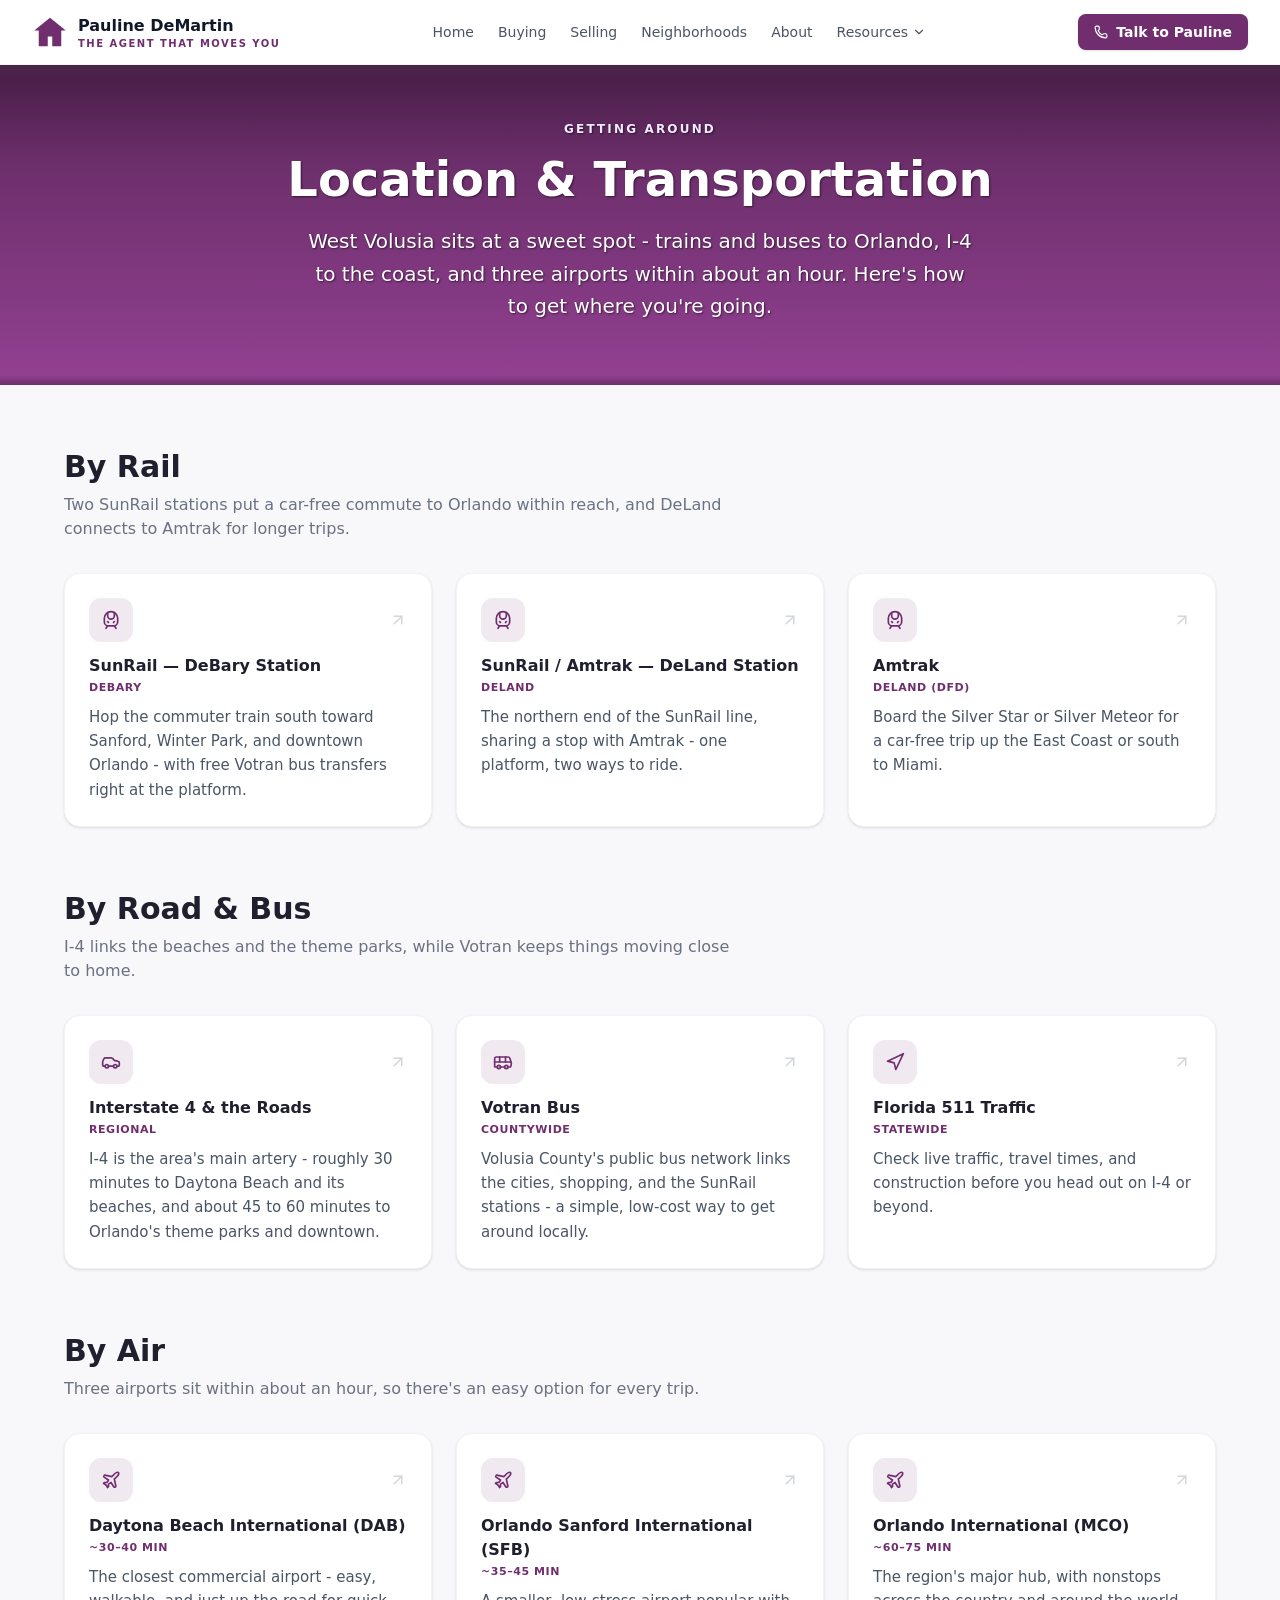
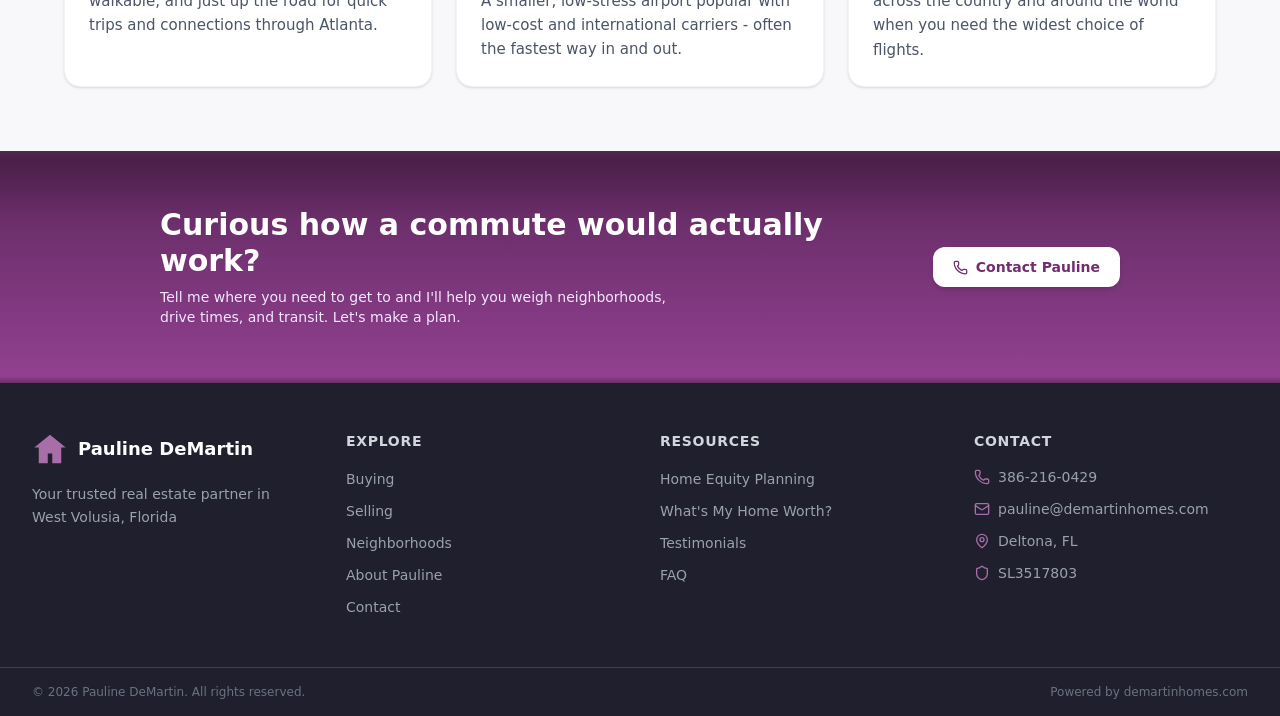
<file: getting-around/index.html>
<!DOCTYPE html><html lang="en" class="inter_5901b7c6-module__ec5Qua__variable"><head><meta charSet="utf-8"/><meta name="viewport" content="width=device-width, initial-scale=1"/><link rel="preload" href="/_next/static/media/83afe278b6a6bb3c-s.p.2bn3s6zvc0dyp.woff2" as="font" crossorigin="" type="font/woff2"/><link rel="stylesheet" href="/_next/static/chunks/1o2__x182su04.css" data-precedence="next"/><link rel="preload" as="script" fetchPriority="low" href="/_next/static/chunks/21y3go662gzm2.js"/><script src="/_next/static/chunks/2o1jw19xgqkzz.js" async=""></script><script src="/_next/static/chunks/3peubv2924kx4.js" async=""></script><script src="/_next/static/chunks/turbopack-43fj6arzy7gf4.js" async=""></script><script src="/_next/static/chunks/05-c3ty_6dwfk.js" async=""></script><script src="/_next/static/chunks/14mrh2-p_w84d.js" async=""></script><script src="/_next/static/chunks/2yl7ev31m0ghk.js" async=""></script><meta name="next-size-adjust" content=""/><title>Location &amp; Transportation | West Volusia | Pauline DeMartin | Pauline DeMartin - West Volusia FL REALTOR</title><meta name="description" content="How West Volusia connects to the rest of Florida - SunRail and Amtrak, Votran buses, Interstate 4, and three airports within about an hour."/><link rel="icon" href="/favicon.ico?favicon.2vob68tjqpejf.ico" sizes="256x256" type="image/x-icon"/><script src="/_next/static/chunks/0cz1d0mv5g_q7.js" noModule=""></script></head><body class="font-sans antialiased"><div hidden=""><!--$--><!--/$--></div><div class="min-h-screen bg-[#F8F7FA] flex flex-col"><header class="sticky top-0 z-50 bg-white/95 backdrop-blur-sm border-b border-gray-100 shadow-sm"><div class="max-w-7xl mx-auto px-4 lg:px-8 flex items-center justify-between h-16"><a class="flex items-center gap-2.5 shrink-0 group" href="/"><svg viewBox="0 0 24 24" class="w-9 h-9 fill-[#702E6F] group-hover:fill-[#5A2559] transition-colors flex-shrink-0" aria-hidden="true"><path d="M12 2.5 1.5 11h3v10.5h6V15h3v6.5h6V11h3L12 2.5z"></path></svg><div class="leading-tight"><p class="text-base font-bold text-gray-900 tracking-normal antialiased subpixel-antialiased">Pauline DeMartin</p><p class="text-[10px] font-semibold text-[#702E6F] uppercase tracking-[0.15em]">The Agent That Moves You</p></div></a><nav class="hidden xl:flex items-center gap-6"><a class="text-sm font-medium transition-colors text-gray-600 hover:text-[#702E6F]" href="/">Home</a><a class="text-sm font-medium transition-colors text-gray-600 hover:text-[#702E6F]" href="/buyers/">Buying</a><a class="text-sm font-medium transition-colors text-gray-600 hover:text-[#702E6F]" href="/sellers/">Selling</a><a class="text-sm font-medium transition-colors text-gray-600 hover:text-[#702E6F]" href="/neighborhoods/">Neighborhoods</a><a class="text-sm font-medium transition-colors text-gray-600 hover:text-[#702E6F]" href="/about/">About</a><div class="relative group"><button type="button" class="flex items-center gap-1 text-sm font-medium text-gray-600 group-hover:text-[#702E6F] transition-colors">Resources <svg xmlns="http://www.w3.org/2000/svg" width="14" height="14" viewBox="0 0 24 24" fill="none" stroke="currentColor" stroke-width="2" stroke-linecap="round" stroke-linejoin="round" class="lucide lucide-chevron-down group-hover:rotate-180 transition-transform" aria-hidden="true"><path d="m6 9 6 6 6-6"></path></svg></button><div class="absolute right-0 top-full pt-3 opacity-0 invisible group-hover:opacity-100 group-hover:visible transition-all duration-150"><div class="w-60 bg-white rounded-xl border border-gray-100 shadow-lg py-2"><a class="block px-4 py-2 text-sm transition-colors text-gray-600 hover:text-[#702E6F] hover:bg-gray-50" href="/home-equity-planning/">Home Equity Planning</a><a class="block px-4 py-2 text-sm transition-colors text-gray-600 hover:text-[#702E6F] hover:bg-gray-50" href="/home-valuation/">What&#x27;s My Home Worth?</a><a class="block px-4 py-2 text-sm transition-colors text-gray-600 hover:text-[#702E6F] hover:bg-gray-50" href="/testimonials/">Testimonials</a><a class="block px-4 py-2 text-sm transition-colors text-gray-600 hover:text-[#702E6F] hover:bg-gray-50" href="/faq/">FAQ</a></div></div></div></nav><div class="flex items-center gap-3"><a class="hidden md:inline-flex items-center gap-2 bg-[#702E6F] hover:bg-[#5A2559] text-white text-sm font-semibold px-4 py-2 rounded-lg transition-colors shadow-sm" href="/contact/"><svg xmlns="http://www.w3.org/2000/svg" width="14" height="14" viewBox="0 0 24 24" fill="none" stroke="currentColor" stroke-width="2" stroke-linecap="round" stroke-linejoin="round" class="lucide lucide-phone" aria-hidden="true"><path d="M13.832 16.568a1 1 0 0 0 1.213-.303l.355-.465A2 2 0 0 1 17 15h3a2 2 0 0 1 2 2v3a2 2 0 0 1-2 2A18 18 0 0 1 2 4a2 2 0 0 1 2-2h3a2 2 0 0 1 2 2v3a2 2 0 0 1-.8 1.6l-.468.351a1 1 0 0 0-.292 1.233 14 14 0 0 0 6.392 6.384"></path></svg>Talk to Pauline</a><button class="xl:hidden p-2 text-gray-600 hover:text-[#702E6F] rounded-md" aria-label="Toggle menu"><svg xmlns="http://www.w3.org/2000/svg" width="22" height="22" viewBox="0 0 24 24" fill="none" stroke="currentColor" stroke-width="2" stroke-linecap="round" stroke-linejoin="round" class="lucide lucide-menu" aria-hidden="true"><path d="M4 5h16"></path><path d="M4 12h16"></path><path d="M4 19h16"></path></svg></button></div></div></header><section class="brand-surface relative flex items-start justify-center min-h-[320px] px-4 pt-14 overflow-hidden"><div class="relative z-10 max-w-3xl mx-auto text-center text-white" style="text-shadow:1px 1px 2px rgba(0,0,0,0.55)"><p class="text-purple-100 text-xs font-semibold uppercase tracking-[0.18em] mb-3">Getting Around</p><h1 class="text-4xl md:text-5xl font-bold mb-4 leading-tight">Location &amp; Transportation</h1><p class="text-xl font-medium text-white max-w-2xl mx-auto leading-relaxed">West Volusia sits at a sweet spot - trains and buses to Orlando, I-4 to the coast, and three airports within about an hour. Here&#x27;s how to get where you&#x27;re going.</p></div></section><main class="flex-1"><section class="pb-16 px-4 first:pt-16"><div class="max-w-6xl mx-auto"><h2 class="text-2xl md:text-3xl font-bold text-[#1F1F2E] mb-2">By Rail</h2><p class="text-gray-500 mb-8 max-w-2xl">Two SunRail stations put a car-free commute to Orlando within reach, and DeLand connects to Amtrak for longer trips.</p><div class="grid grid-cols-1 sm:grid-cols-2 lg:grid-cols-3 gap-6"><a href="https://sunrail.com/station/debary/" target="_blank" rel="noopener noreferrer" class="group bg-white rounded-2xl p-6 border border-gray-100 shadow-sm hover:shadow-md hover:-translate-y-1 transition-all duration-200"><div class="flex items-center justify-between mb-3"><div class="w-11 h-11 rounded-xl bg-[#702E6F]/10 flex items-center justify-center"><svg xmlns="http://www.w3.org/2000/svg" width="20" height="20" viewBox="0 0 24 24" fill="none" stroke="currentColor" stroke-width="2" stroke-linecap="round" stroke-linejoin="round" class="lucide lucide-train-front text-[#702E6F]" aria-hidden="true"><path d="M8 3.1V7a4 4 0 0 0 8 0V3.1"></path><path d="m9 15-1-1"></path><path d="m15 15 1-1"></path><path d="M9 19c-2.8 0-5-2.2-5-5v-4a8 8 0 0 1 16 0v4c0 2.8-2.2 5-5 5Z"></path><path d="m8 19-2 3"></path><path d="m16 19 2 3"></path></svg></div><svg xmlns="http://www.w3.org/2000/svg" width="18" height="18" viewBox="0 0 24 24" fill="none" stroke="currentColor" stroke-width="2" stroke-linecap="round" stroke-linejoin="round" class="lucide lucide-arrow-up-right text-gray-300 group-hover:text-[#702E6F] transition-colors" aria-hidden="true"><path d="M7 7h10v10"></path><path d="M7 17 17 7"></path></svg></div><h3 class="font-bold text-[#1F1F2E]">SunRail — DeBary Station</h3><p class="text-[11px] font-semibold text-[#702E6F] uppercase tracking-wider mt-0.5">DeBary</p><p class="text-gray-600 text-[15px] leading-relaxed mt-2">Hop the commuter train south toward Sanford, Winter Park, and downtown Orlando - with free Votran bus transfers right at the platform.</p></a><a href="https://sunrail.com/station/deland/" target="_blank" rel="noopener noreferrer" class="group bg-white rounded-2xl p-6 border border-gray-100 shadow-sm hover:shadow-md hover:-translate-y-1 transition-all duration-200"><div class="flex items-center justify-between mb-3"><div class="w-11 h-11 rounded-xl bg-[#702E6F]/10 flex items-center justify-center"><svg xmlns="http://www.w3.org/2000/svg" width="20" height="20" viewBox="0 0 24 24" fill="none" stroke="currentColor" stroke-width="2" stroke-linecap="round" stroke-linejoin="round" class="lucide lucide-train-front text-[#702E6F]" aria-hidden="true"><path d="M8 3.1V7a4 4 0 0 0 8 0V3.1"></path><path d="m9 15-1-1"></path><path d="m15 15 1-1"></path><path d="M9 19c-2.8 0-5-2.2-5-5v-4a8 8 0 0 1 16 0v4c0 2.8-2.2 5-5 5Z"></path><path d="m8 19-2 3"></path><path d="m16 19 2 3"></path></svg></div><svg xmlns="http://www.w3.org/2000/svg" width="18" height="18" viewBox="0 0 24 24" fill="none" stroke="currentColor" stroke-width="2" stroke-linecap="round" stroke-linejoin="round" class="lucide lucide-arrow-up-right text-gray-300 group-hover:text-[#702E6F] transition-colors" aria-hidden="true"><path d="M7 7h10v10"></path><path d="M7 17 17 7"></path></svg></div><h3 class="font-bold text-[#1F1F2E]">SunRail / Amtrak — DeLand Station</h3><p class="text-[11px] font-semibold text-[#702E6F] uppercase tracking-wider mt-0.5">DeLand</p><p class="text-gray-600 text-[15px] leading-relaxed mt-2">The northern end of the SunRail line, sharing a stop with Amtrak - one platform, two ways to ride.</p></a><a href="https://www.amtrak.com/stations/dfd" target="_blank" rel="noopener noreferrer" class="group bg-white rounded-2xl p-6 border border-gray-100 shadow-sm hover:shadow-md hover:-translate-y-1 transition-all duration-200"><div class="flex items-center justify-between mb-3"><div class="w-11 h-11 rounded-xl bg-[#702E6F]/10 flex items-center justify-center"><svg xmlns="http://www.w3.org/2000/svg" width="20" height="20" viewBox="0 0 24 24" fill="none" stroke="currentColor" stroke-width="2" stroke-linecap="round" stroke-linejoin="round" class="lucide lucide-train-front text-[#702E6F]" aria-hidden="true"><path d="M8 3.1V7a4 4 0 0 0 8 0V3.1"></path><path d="m9 15-1-1"></path><path d="m15 15 1-1"></path><path d="M9 19c-2.8 0-5-2.2-5-5v-4a8 8 0 0 1 16 0v4c0 2.8-2.2 5-5 5Z"></path><path d="m8 19-2 3"></path><path d="m16 19 2 3"></path></svg></div><svg xmlns="http://www.w3.org/2000/svg" width="18" height="18" viewBox="0 0 24 24" fill="none" stroke="currentColor" stroke-width="2" stroke-linecap="round" stroke-linejoin="round" class="lucide lucide-arrow-up-right text-gray-300 group-hover:text-[#702E6F] transition-colors" aria-hidden="true"><path d="M7 7h10v10"></path><path d="M7 17 17 7"></path></svg></div><h3 class="font-bold text-[#1F1F2E]">Amtrak</h3><p class="text-[11px] font-semibold text-[#702E6F] uppercase tracking-wider mt-0.5">DeLand (DFD)</p><p class="text-gray-600 text-[15px] leading-relaxed mt-2">Board the Silver Star or Silver Meteor for a car-free trip up the East Coast or south to Miami.</p></a></div></div></section><section class="pb-16 px-4 first:pt-16"><div class="max-w-6xl mx-auto"><h2 class="text-2xl md:text-3xl font-bold text-[#1F1F2E] mb-2">By Road &amp; Bus</h2><p class="text-gray-500 mb-8 max-w-2xl">I-4 links the beaches and the theme parks, while Votran keeps things moving close to home.</p><div class="grid grid-cols-1 sm:grid-cols-2 lg:grid-cols-3 gap-6"><a href="https://fl511.com/" target="_blank" rel="noopener noreferrer" class="group bg-white rounded-2xl p-6 border border-gray-100 shadow-sm hover:shadow-md hover:-translate-y-1 transition-all duration-200"><div class="flex items-center justify-between mb-3"><div class="w-11 h-11 rounded-xl bg-[#702E6F]/10 flex items-center justify-center"><svg xmlns="http://www.w3.org/2000/svg" width="20" height="20" viewBox="0 0 24 24" fill="none" stroke="currentColor" stroke-width="2" stroke-linecap="round" stroke-linejoin="round" class="lucide lucide-car text-[#702E6F]" aria-hidden="true"><path d="M19 17h2c.6 0 1-.4 1-1v-3c0-.9-.7-1.7-1.5-1.9C18.7 10.6 16 10 16 10s-1.3-1.4-2.2-2.3c-.5-.4-1.1-.7-1.8-.7H5c-.6 0-1.1.4-1.4.9l-1.4 2.9A3.7 3.7 0 0 0 2 12v4c0 .6.4 1 1 1h2"></path><circle cx="7" cy="17" r="2"></circle><path d="M9 17h6"></path><circle cx="17" cy="17" r="2"></circle></svg></div><svg xmlns="http://www.w3.org/2000/svg" width="18" height="18" viewBox="0 0 24 24" fill="none" stroke="currentColor" stroke-width="2" stroke-linecap="round" stroke-linejoin="round" class="lucide lucide-arrow-up-right text-gray-300 group-hover:text-[#702E6F] transition-colors" aria-hidden="true"><path d="M7 7h10v10"></path><path d="M7 17 17 7"></path></svg></div><h3 class="font-bold text-[#1F1F2E]">Interstate 4 &amp; the Roads</h3><p class="text-[11px] font-semibold text-[#702E6F] uppercase tracking-wider mt-0.5">Regional</p><p class="text-gray-600 text-[15px] leading-relaxed mt-2">I-4 is the area&#x27;s main artery - roughly 30 minutes to Daytona Beach and its beaches, and about 45 to 60 minutes to Orlando&#x27;s theme parks and downtown.</p></a><a href="https://www.votran.org/" target="_blank" rel="noopener noreferrer" class="group bg-white rounded-2xl p-6 border border-gray-100 shadow-sm hover:shadow-md hover:-translate-y-1 transition-all duration-200"><div class="flex items-center justify-between mb-3"><div class="w-11 h-11 rounded-xl bg-[#702E6F]/10 flex items-center justify-center"><svg xmlns="http://www.w3.org/2000/svg" width="20" height="20" viewBox="0 0 24 24" fill="none" stroke="currentColor" stroke-width="2" stroke-linecap="round" stroke-linejoin="round" class="lucide lucide-bus text-[#702E6F]" aria-hidden="true"><path d="M8 6v6"></path><path d="M15 6v6"></path><path d="M2 12h19.6"></path><path d="M18 18h3s.5-1.7.8-2.8c.1-.4.2-.8.2-1.2 0-.4-.1-.8-.2-1.2l-1.4-5C20.1 6.8 19.1 6 18 6H4a2 2 0 0 0-2 2v10h3"></path><circle cx="7" cy="18" r="2"></circle><path d="M9 18h5"></path><circle cx="16" cy="18" r="2"></circle></svg></div><svg xmlns="http://www.w3.org/2000/svg" width="18" height="18" viewBox="0 0 24 24" fill="none" stroke="currentColor" stroke-width="2" stroke-linecap="round" stroke-linejoin="round" class="lucide lucide-arrow-up-right text-gray-300 group-hover:text-[#702E6F] transition-colors" aria-hidden="true"><path d="M7 7h10v10"></path><path d="M7 17 17 7"></path></svg></div><h3 class="font-bold text-[#1F1F2E]">Votran Bus</h3><p class="text-[11px] font-semibold text-[#702E6F] uppercase tracking-wider mt-0.5">Countywide</p><p class="text-gray-600 text-[15px] leading-relaxed mt-2">Volusia County&#x27;s public bus network links the cities, shopping, and the SunRail stations - a simple, low-cost way to get around locally.</p></a><a href="https://fl511.com/" target="_blank" rel="noopener noreferrer" class="group bg-white rounded-2xl p-6 border border-gray-100 shadow-sm hover:shadow-md hover:-translate-y-1 transition-all duration-200"><div class="flex items-center justify-between mb-3"><div class="w-11 h-11 rounded-xl bg-[#702E6F]/10 flex items-center justify-center"><svg xmlns="http://www.w3.org/2000/svg" width="20" height="20" viewBox="0 0 24 24" fill="none" stroke="currentColor" stroke-width="2" stroke-linecap="round" stroke-linejoin="round" class="lucide lucide-navigation text-[#702E6F]" aria-hidden="true"><polygon points="3 11 22 2 13 21 11 13 3 11"></polygon></svg></div><svg xmlns="http://www.w3.org/2000/svg" width="18" height="18" viewBox="0 0 24 24" fill="none" stroke="currentColor" stroke-width="2" stroke-linecap="round" stroke-linejoin="round" class="lucide lucide-arrow-up-right text-gray-300 group-hover:text-[#702E6F] transition-colors" aria-hidden="true"><path d="M7 7h10v10"></path><path d="M7 17 17 7"></path></svg></div><h3 class="font-bold text-[#1F1F2E]">Florida 511 Traffic</h3><p class="text-[11px] font-semibold text-[#702E6F] uppercase tracking-wider mt-0.5">Statewide</p><p class="text-gray-600 text-[15px] leading-relaxed mt-2">Check live traffic, travel times, and construction before you head out on I-4 or beyond.</p></a></div></div></section><section class="pb-16 px-4 first:pt-16"><div class="max-w-6xl mx-auto"><h2 class="text-2xl md:text-3xl font-bold text-[#1F1F2E] mb-2">By Air</h2><p class="text-gray-500 mb-8 max-w-2xl">Three airports sit within about an hour, so there&#x27;s an easy option for every trip.</p><div class="grid grid-cols-1 sm:grid-cols-2 lg:grid-cols-3 gap-6"><a href="https://www.flydaytonafirst.com/" target="_blank" rel="noopener noreferrer" class="group bg-white rounded-2xl p-6 border border-gray-100 shadow-sm hover:shadow-md hover:-translate-y-1 transition-all duration-200"><div class="flex items-center justify-between mb-3"><div class="w-11 h-11 rounded-xl bg-[#702E6F]/10 flex items-center justify-center"><svg xmlns="http://www.w3.org/2000/svg" width="20" height="20" viewBox="0 0 24 24" fill="none" stroke="currentColor" stroke-width="2" stroke-linecap="round" stroke-linejoin="round" class="lucide lucide-plane text-[#702E6F]" aria-hidden="true"><path d="M17.8 19.2 16 11l3.5-3.5C21 6 21.5 4 21 3c-1-.5-3 0-4.5 1.5L13 8 4.8 6.2c-.5-.1-.9.1-1.1.5l-.3.5c-.2.5-.1 1 .3 1.3L9 12l-2 3H4l-1 1 3 2 2 3 1-1v-3l3-2 3.5 5.3c.3.4.8.5 1.3.3l.5-.2c.4-.3.6-.7.5-1.2z"></path></svg></div><svg xmlns="http://www.w3.org/2000/svg" width="18" height="18" viewBox="0 0 24 24" fill="none" stroke="currentColor" stroke-width="2" stroke-linecap="round" stroke-linejoin="round" class="lucide lucide-arrow-up-right text-gray-300 group-hover:text-[#702E6F] transition-colors" aria-hidden="true"><path d="M7 7h10v10"></path><path d="M7 17 17 7"></path></svg></div><h3 class="font-bold text-[#1F1F2E]">Daytona Beach International (DAB)</h3><p class="text-[11px] font-semibold text-[#702E6F] uppercase tracking-wider mt-0.5">~30–40 min</p><p class="text-gray-600 text-[15px] leading-relaxed mt-2">The closest commercial airport - easy, walkable, and just up the road for quick trips and connections through Atlanta.</p></a><a href="https://www.flysfb.com/" target="_blank" rel="noopener noreferrer" class="group bg-white rounded-2xl p-6 border border-gray-100 shadow-sm hover:shadow-md hover:-translate-y-1 transition-all duration-200"><div class="flex items-center justify-between mb-3"><div class="w-11 h-11 rounded-xl bg-[#702E6F]/10 flex items-center justify-center"><svg xmlns="http://www.w3.org/2000/svg" width="20" height="20" viewBox="0 0 24 24" fill="none" stroke="currentColor" stroke-width="2" stroke-linecap="round" stroke-linejoin="round" class="lucide lucide-plane text-[#702E6F]" aria-hidden="true"><path d="M17.8 19.2 16 11l3.5-3.5C21 6 21.5 4 21 3c-1-.5-3 0-4.5 1.5L13 8 4.8 6.2c-.5-.1-.9.1-1.1.5l-.3.5c-.2.5-.1 1 .3 1.3L9 12l-2 3H4l-1 1 3 2 2 3 1-1v-3l3-2 3.5 5.3c.3.4.8.5 1.3.3l.5-.2c.4-.3.6-.7.5-1.2z"></path></svg></div><svg xmlns="http://www.w3.org/2000/svg" width="18" height="18" viewBox="0 0 24 24" fill="none" stroke="currentColor" stroke-width="2" stroke-linecap="round" stroke-linejoin="round" class="lucide lucide-arrow-up-right text-gray-300 group-hover:text-[#702E6F] transition-colors" aria-hidden="true"><path d="M7 7h10v10"></path><path d="M7 17 17 7"></path></svg></div><h3 class="font-bold text-[#1F1F2E]">Orlando Sanford International (SFB)</h3><p class="text-[11px] font-semibold text-[#702E6F] uppercase tracking-wider mt-0.5">~35–45 min</p><p class="text-gray-600 text-[15px] leading-relaxed mt-2">A smaller, low-stress airport popular with low-cost and international carriers - often the fastest way in and out.</p></a><a href="https://www.orlandoairports.net/" target="_blank" rel="noopener noreferrer" class="group bg-white rounded-2xl p-6 border border-gray-100 shadow-sm hover:shadow-md hover:-translate-y-1 transition-all duration-200"><div class="flex items-center justify-between mb-3"><div class="w-11 h-11 rounded-xl bg-[#702E6F]/10 flex items-center justify-center"><svg xmlns="http://www.w3.org/2000/svg" width="20" height="20" viewBox="0 0 24 24" fill="none" stroke="currentColor" stroke-width="2" stroke-linecap="round" stroke-linejoin="round" class="lucide lucide-plane text-[#702E6F]" aria-hidden="true"><path d="M17.8 19.2 16 11l3.5-3.5C21 6 21.5 4 21 3c-1-.5-3 0-4.5 1.5L13 8 4.8 6.2c-.5-.1-.9.1-1.1.5l-.3.5c-.2.5-.1 1 .3 1.3L9 12l-2 3H4l-1 1 3 2 2 3 1-1v-3l3-2 3.5 5.3c.3.4.8.5 1.3.3l.5-.2c.4-.3.6-.7.5-1.2z"></path></svg></div><svg xmlns="http://www.w3.org/2000/svg" width="18" height="18" viewBox="0 0 24 24" fill="none" stroke="currentColor" stroke-width="2" stroke-linecap="round" stroke-linejoin="round" class="lucide lucide-arrow-up-right text-gray-300 group-hover:text-[#702E6F] transition-colors" aria-hidden="true"><path d="M7 7h10v10"></path><path d="M7 17 17 7"></path></svg></div><h3 class="font-bold text-[#1F1F2E]">Orlando International (MCO)</h3><p class="text-[11px] font-semibold text-[#702E6F] uppercase tracking-wider mt-0.5">~60–75 min</p><p class="text-gray-600 text-[15px] leading-relaxed mt-2">The region&#x27;s major hub, with nonstops across the country and around the world when you need the widest choice of flights.</p></a></div></div></section></main><section class="brand-surface py-14"><div class="max-w-5xl mx-auto px-6 lg:px-8 flex flex-col md:flex-row items-center justify-between gap-6"><div><h2 class="text-2xl md:text-3xl font-bold text-white mb-2">Curious how a commute would actually work?</h2><p class="text-sm max-w-lg text-purple-100">Tell me where you need to get to and I&#x27;ll help you weigh neighborhoods, drive times, and transit. Let&#x27;s make a plan.</p></div><div class="flex gap-3 flex-shrink-0"><a class="btn-glow inline-flex items-center gap-2 bg-white text-[#702E6F] font-bold px-5 py-2.5 rounded-xl hover:bg-purple-50 shadow-md text-sm whitespace-nowrap" href="/contact/"><svg xmlns="http://www.w3.org/2000/svg" width="15" height="15" viewBox="0 0 24 24" fill="none" stroke="currentColor" stroke-width="2" stroke-linecap="round" stroke-linejoin="round" class="lucide lucide-phone" aria-hidden="true"><path d="M13.832 16.568a1 1 0 0 0 1.213-.303l.355-.465A2 2 0 0 1 17 15h3a2 2 0 0 1 2 2v3a2 2 0 0 1-2 2A18 18 0 0 1 2 4a2 2 0 0 1 2-2h3a2 2 0 0 1 2 2v3a2 2 0 0 1-.8 1.6l-.468.351a1 1 0 0 0-.292 1.233 14 14 0 0 0 6.392 6.384"></path></svg>Contact Pauline</a></div></div></section><footer class="bg-[#1F1F2E] text-white"><div class="max-w-7xl mx-auto px-4 sm:px-6 lg:px-8 py-12"><div class="grid grid-cols-1 sm:grid-cols-2 lg:grid-cols-4 gap-10"><div><div class="flex items-center gap-2.5 mb-4"><svg viewBox="0 0 24 24" class="w-9 h-9 fill-[#A86EA7] flex-shrink-0" aria-hidden="true"><path d="M12 2.5 1.5 11h3v10.5h6V15h3v6.5h6V11h3L12 2.5z"></path></svg><span class="font-semibold text-lg">Pauline DeMartin</span></div><p class="text-gray-400 text-sm leading-relaxed">Your trusted real estate partner in West Volusia, Florida</p></div><div><h3 class="font-semibold text-sm uppercase tracking-wider text-gray-300 mb-4">Explore</h3><ul class="space-y-2"><li><a class="text-gray-400 hover:text-[#A86EA7] text-sm transition-colors duration-150" href="/buyers/">Buying</a></li><li><a class="text-gray-400 hover:text-[#A86EA7] text-sm transition-colors duration-150" href="/sellers/">Selling</a></li><li><a class="text-gray-400 hover:text-[#A86EA7] text-sm transition-colors duration-150" href="/neighborhoods/">Neighborhoods</a></li><li><a class="text-gray-400 hover:text-[#A86EA7] text-sm transition-colors duration-150" href="/about/">About Pauline</a></li><li><a class="text-gray-400 hover:text-[#A86EA7] text-sm transition-colors duration-150" href="/contact/">Contact</a></li></ul></div><div><h3 class="font-semibold text-sm uppercase tracking-wider text-gray-300 mb-4">Resources</h3><ul class="space-y-2"><li><a class="text-gray-400 hover:text-[#A86EA7] text-sm transition-colors duration-150" href="/home-equity-planning/">Home Equity Planning</a></li><li><a class="text-gray-400 hover:text-[#A86EA7] text-sm transition-colors duration-150" href="/home-valuation/">What&#x27;s My Home Worth?</a></li><li><a class="text-gray-400 hover:text-[#A86EA7] text-sm transition-colors duration-150" href="/testimonials/">Testimonials</a></li><li><a class="text-gray-400 hover:text-[#A86EA7] text-sm transition-colors duration-150" href="/faq/">FAQ</a></li></ul></div><div><h3 class="font-semibold text-sm uppercase tracking-wider text-gray-300 mb-4">Contact</h3><ul class="space-y-3"><li class="flex items-start gap-2 text-sm text-gray-400"><svg xmlns="http://www.w3.org/2000/svg" width="16" height="16" viewBox="0 0 24 24" fill="none" stroke="currentColor" stroke-width="2" stroke-linecap="round" stroke-linejoin="round" class="lucide lucide-phone mt-0.5 text-[#A86EA7] flex-shrink-0" aria-hidden="true"><path d="M13.832 16.568a1 1 0 0 0 1.213-.303l.355-.465A2 2 0 0 1 17 15h3a2 2 0 0 1 2 2v3a2 2 0 0 1-2 2A18 18 0 0 1 2 4a2 2 0 0 1 2-2h3a2 2 0 0 1 2 2v3a2 2 0 0 1-.8 1.6l-.468.351a1 1 0 0 0-.292 1.233 14 14 0 0 0 6.392 6.384"></path></svg><a href="tel:386-216-0429" class="hover:text-[#A86EA7] transition-colors">386-216-0429</a></li><li class="flex items-start gap-2 text-sm text-gray-400"><svg xmlns="http://www.w3.org/2000/svg" width="16" height="16" viewBox="0 0 24 24" fill="none" stroke="currentColor" stroke-width="2" stroke-linecap="round" stroke-linejoin="round" class="lucide lucide-mail mt-0.5 text-[#A86EA7] flex-shrink-0" aria-hidden="true"><path d="m22 7-8.991 5.727a2 2 0 0 1-2.009 0L2 7"></path><rect x="2" y="4" width="20" height="16" rx="2"></rect></svg><a href="mailto:pauline@demartinhomes.com" class="hover:text-[#A86EA7] transition-colors break-all">pauline@demartinhomes.com</a></li><li class="flex items-start gap-2 text-sm text-gray-400"><svg xmlns="http://www.w3.org/2000/svg" width="16" height="16" viewBox="0 0 24 24" fill="none" stroke="currentColor" stroke-width="2" stroke-linecap="round" stroke-linejoin="round" class="lucide lucide-map-pin mt-0.5 text-[#A86EA7] flex-shrink-0" aria-hidden="true"><path d="M20 10c0 4.993-5.539 10.193-7.399 11.799a1 1 0 0 1-1.202 0C9.539 20.193 4 14.993 4 10a8 8 0 0 1 16 0"></path><circle cx="12" cy="10" r="3"></circle></svg><span>Deltona, FL</span></li><li class="flex items-start gap-2 text-sm text-gray-400"><svg xmlns="http://www.w3.org/2000/svg" width="16" height="16" viewBox="0 0 24 24" fill="none" stroke="currentColor" stroke-width="2" stroke-linecap="round" stroke-linejoin="round" class="lucide lucide-shield mt-0.5 text-[#A86EA7] flex-shrink-0" aria-hidden="true"><path d="M20 13c0 5-3.5 7.5-7.66 8.95a1 1 0 0 1-.67-.01C7.5 20.5 4 18 4 13V6a1 1 0 0 1 1-1c2 0 4.5-1.2 6.24-2.72a1.17 1.17 0 0 1 1.52 0C14.51 3.81 17 5 19 5a1 1 0 0 1 1 1z"></path></svg><span>SL3517803</span></li></ul></div></div></div><div class="border-t border-gray-700"><div class="max-w-7xl mx-auto px-4 sm:px-6 lg:px-8 py-4 flex flex-col sm:flex-row items-center justify-between gap-2"><p class="text-gray-500 text-xs">© <!-- -->2026<!-- --> Pauline DeMartin. All rights reserved.</p><p class="text-gray-500 text-xs">Powered by<!-- --> <a href="https://demartinhomes.com" class="hover:text-[#A86EA7] transition-colors">demartinhomes.com</a></p></div></div></footer></div><!--$--><!--/$--><script src="/_next/static/chunks/21y3go662gzm2.js" id="_R_" async=""></script><script>(self.__next_f=self.__next_f||[]).push([0])</script><script>self.__next_f.push([1,"1:\"$Sreact.fragment\"\n2:I[39756,[\"/_next/static/chunks/05-c3ty_6dwfk.js\",\"/_next/static/chunks/14mrh2-p_w84d.js\"],\"default\"]\n3:I[37457,[\"/_next/static/chunks/05-c3ty_6dwfk.js\",\"/_next/static/chunks/14mrh2-p_w84d.js\"],\"default\"]\n4:I[45678,[\"/_next/static/chunks/05-c3ty_6dwfk.js\",\"/_next/static/chunks/14mrh2-p_w84d.js\",\"/_next/static/chunks/2yl7ev31m0ghk.js\"],\"default\"]\n5:I[22016,[\"/_next/static/chunks/05-c3ty_6dwfk.js\",\"/_next/static/chunks/14mrh2-p_w84d.js\",\"/_next/static/chunks/2yl7ev31m0ghk.js\"],\"\"]\nd:I[68027,[\"/_next/static/chunks/05-c3ty_6dwfk.js\",\"/_next/static/chunks/14mrh2-p_w84d.js\"],\"default\",1]\n:HL[\"/_next/static/chunks/1o2__x182su04.css\",\"style\"]\n:HL[\"/_next/static/media/83afe278b6a6bb3c-s.p.2bn3s6zvc0dyp.woff2\",\"font\",{\"crossOrigin\":\"\",\"type\":\"font/woff2\"}]\n"])</script><script>self.__next_f.push([1,"0:{\"P\":null,\"c\":[\"\",\"getting-around\",\"\"],\"q\":\"\",\"i\":false,\"f\":[[[\"\",{\"children\":[\"getting-around\",{\"children\":[\"__PAGE__\",{}]}]},\"$undefined\",\"$undefined\",16],[[\"$\",\"$1\",\"c\",{\"children\":[[[\"$\",\"link\",\"0\",{\"rel\":\"stylesheet\",\"href\":\"/_next/static/chunks/1o2__x182su04.css\",\"precedence\":\"next\",\"crossOrigin\":\"$undefined\",\"nonce\":\"$undefined\"}],[\"$\",\"script\",\"script-0\",{\"src\":\"/_next/static/chunks/05-c3ty_6dwfk.js\",\"async\":true,\"nonce\":\"$undefined\"}],[\"$\",\"script\",\"script-1\",{\"src\":\"/_next/static/chunks/14mrh2-p_w84d.js\",\"async\":true,\"nonce\":\"$undefined\"}]],[\"$\",\"html\",null,{\"lang\":\"en\",\"className\":\"inter_5901b7c6-module__ec5Qua__variable\",\"children\":[\"$\",\"body\",null,{\"className\":\"font-sans antialiased\",\"children\":[\"$\",\"$L2\",null,{\"parallelRouterKey\":\"children\",\"error\":\"$undefined\",\"errorStyles\":\"$undefined\",\"errorScripts\":\"$undefined\",\"template\":[\"$\",\"$L3\",null,{}],\"templateStyles\":\"$undefined\",\"templateScripts\":\"$undefined\",\"notFound\":[[\"$\",\"div\",null,{\"className\":\"min-h-screen bg-[#F8F7FA] flex flex-col\",\"children\":[[\"$\",\"$L4\",null,{}],[\"$\",\"main\",null,{\"className\":\"flex-1 flex items-center justify-center px-4 py-24\",\"children\":[\"$\",\"div\",null,{\"className\":\"text-center max-w-lg\",\"children\":[[\"$\",\"div\",null,{\"className\":\"text-[120px] md:text-[160px] font-bold text-[#702E6F] leading-none opacity-15 select-none mb-0\",\"children\":\"404\"}],[\"$\",\"div\",null,{\"className\":\"-mt-6 mb-6\",\"children\":[[\"$\",\"h1\",null,{\"className\":\"text-3xl md:text-4xl font-bold text-[#1F1F2E] mb-3\",\"children\":\"Page Not Found\"}],[\"$\",\"p\",null,{\"className\":\"text-gray-500 text-base leading-relaxed\",\"children\":\"Sorry, we couldn't find the page you're looking for. It may have been moved, renamed, or never existed.\"}]]}],[\"$\",\"div\",null,{\"className\":\"flex flex-col sm:flex-row items-center justify-center gap-3\",\"children\":[[\"$\",\"$L5\",null,{\"href\":\"/\",\"className\":\"inline-block px-6 py-3 bg-[#702E6F] text-white font-semibold rounded-xl hover:bg-[#5A2559] transition-colors duration-200 text-sm shadow-sm w-full sm:w-auto\",\"children\":\"Go Home\"}],[\"$\",\"$L5\",null,{\"href\":\"/contact\",\"className\":\"inline-block px-6 py-3 bg-white text-[#702E6F] font-semibold rounded-xl border border-[#702E6F] hover:bg-purple-50 transition-colors duration-200 text-sm w-full sm:w-auto\",\"children\":\"Contact Pauline\"}]]}]]}]}],[\"$\",\"footer\",null,{\"className\":\"bg-[#1F1F2E] text-white\",\"children\":[[\"$\",\"div\",null,{\"className\":\"max-w-7xl mx-auto px-4 sm:px-6 lg:px-8 py-12\",\"children\":[\"$\",\"div\",null,{\"className\":\"grid grid-cols-1 sm:grid-cols-2 lg:grid-cols-4 gap-10\",\"children\":[[\"$\",\"div\",null,{\"children\":[[\"$\",\"div\",null,{\"className\":\"flex items-center gap-2.5 mb-4\",\"children\":[[\"$\",\"svg\",null,{\"viewBox\":\"0 0 24 24\",\"className\":\"w-9 h-9 fill-[#A86EA7] flex-shrink-0\",\"aria-hidden\":\"true\",\"children\":[\"$\",\"path\",null,{\"d\":\"M12 2.5 1.5 11h3v10.5h6V15h3v6.5h6V11h3L12 2.5z\"}]}],[\"$\",\"span\",null,{\"className\":\"font-semibold text-lg\",\"children\":\"Pauline DeMartin\"}]]}],[\"$\",\"p\",null,{\"className\":\"text-gray-400 text-sm leading-relaxed\",\"children\":\"The Agent That Moves You - helping you navigate every housing transition with confidence, here in West Volusia, Florida.\"}]]}],[\"$\",\"div\",null,{\"children\":[[\"$\",\"h3\",null,{\"className\":\"font-semibold text-sm uppercase tracking-wider text-gray-300 mb-4\",\"children\":\"Explore\"}],[\"$\",\"ul\",null,{\"className\":\"space-y-2\",\"children\":[[\"$\",\"li\",\"/buyers\",{\"children\":[\"$\",\"$L5\",null,{\"href\":\"/buyers\",\"className\":\"text-gray-400 hover:text-[#A86EA7] text-sm transition-colors duration-150\",\"children\":\"Buying\"}]}],[\"$\",\"li\",\"/sellers\",{\"children\":[\"$\",\"$L5\",null,{\"href\":\"/sellers\",\"className\":\"text-gray-400 hover:text-[#A86EA7] text-sm transition-colors duration-150\",\"children\":\"Selling\"}]}],[\"$\",\"li\",\"/neighborhoods\",{\"children\":[\"$\",\"$L5\",null,{\"href\":\"/neighborhoods\",\"className\":\"text-gray-400 hover:text-[#A86EA7] text-sm transition-colors duration-150\",\"children\":\"Neighborhoods\"}]}],[\"$\",\"li\",\"/about\",{\"children\":[\"$\",\"$L5\",null,{\"href\":\"/about\",\"className\":\"text-gray-400 hover:text-[#A86EA7] text-sm transition-colors duration-150\",\"children\":\"About Pauline\"}]}],[\"$\",\"li\",\"/contact\",{\"children\":[\"$\",\"$L5\",null,{\"href\":\"/contact\",\"className\":\"text-gray-400 hover:text-[#A86EA7] text-sm transition-colors duration-150\",\"children\":\"Contact\"}]}]]}]]}],[\"$\",\"div\",null,{\"children\":[[\"$\",\"h3\",null,{\"className\":\"font-semibold text-sm uppercase tracking-wider text-gray-300 mb-4\",\"children\":\"Resources\"}],\"$L6\"]}],\"$L7\"]}]}],\"$L8\"]}]]}],[]],\"forbidden\":\"$undefined\",\"unauthorized\":\"$undefined\"}]}]}]]}],{\"children\":[\"$L9\",{\"children\":[\"$La\",{},null,false,null]},null,false,\"$@b\"]},null,false,null],\"$Lc\",false]],\"m\":\"$undefined\",\"G\":[\"$d\",[\"$Le\"]],\"S\":true,\"h\":null,\"s\":\"$undefined\",\"l\":\"$undefined\",\"p\":\"$undefined\",\"d\":\"$undefined\",\"b\":\"Izmwsn5FGJajeOmiXzIKZ\"}\n"])</script><script>self.__next_f.push([1,"f:I[5014,[\"/_next/static/chunks/05-c3ty_6dwfk.js\",\"/_next/static/chunks/14mrh2-p_w84d.js\",\"/_next/static/chunks/2yl7ev31m0ghk.js\"],\"default\"]\n11:I[97367,[\"/_next/static/chunks/05-c3ty_6dwfk.js\",\"/_next/static/chunks/14mrh2-p_w84d.js\"],\"OutletBoundary\"]\n12:\"$Sreact.suspense\"\n15:I[97367,[\"/_next/static/chunks/05-c3ty_6dwfk.js\",\"/_next/static/chunks/14mrh2-p_w84d.js\"],\"ViewportBoundary\"]\n17:I[97367,[\"/_next/static/chunks/05-c3ty_6dwfk.js\",\"/_next/static/chunks/14mrh2-p_w84d.js\"],\"MetadataBoundary\"]\n6:[\"$\",\"ul\",null,{\"className\":\"space-y-2\",\"children\":[[\"$\",\"li\",\"/home-equity-planning\",{\"children\":[\"$\",\"$L5\",null,{\"href\":\"/home-equity-planning\",\"className\":\"text-gray-400 hover:text-[#A86EA7] text-sm transition-colors duration-150\",\"children\":\"Home Equity Planning\"}]}],[\"$\",\"li\",\"/home-valuation\",{\"children\":[\"$\",\"$L5\",null,{\"href\":\"/home-valuation\",\"className\":\"text-gray-400 hover:text-[#A86EA7] text-sm transition-colors duration-150\",\"children\":\"What's My Home Worth?\"}]}],[\"$\",\"li\",\"/testimonials\",{\"children\":[\"$\",\"$L5\",null,{\"href\":\"/testimonials\",\"className\":\"text-gray-400 hover:text-[#A86EA7] text-sm transition-colors duration-150\",\"children\":\"Testimonials\"}]}],[\"$\",\"li\",\"/faq\",{\"children\":[\"$\",\"$L5\",null,{\"href\":\"/faq\",\"className\":\"text-gray-400 hover:text-[#A86EA7] text-sm transition-colors duration-150\",\"children\":\"FAQ\"}]}]]}]\n"])</script><script>self.__next_f.push([1,"7:[\"$\",\"div\",null,{\"children\":[[\"$\",\"h3\",null,{\"className\":\"font-semibold text-sm uppercase tracking-wider text-gray-300 mb-4\",\"children\":\"Contact\"}],[\"$\",\"ul\",null,{\"className\":\"space-y-3\",\"children\":[[\"$\",\"li\",null,{\"className\":\"flex items-start gap-2 text-sm text-gray-400\",\"children\":[[\"$\",\"$Lf\",null,{\"ref\":\"$undefined\",\"iconNode\":[[\"path\",{\"d\":\"M13.832 16.568a1 1 0 0 0 1.213-.303l.355-.465A2 2 0 0 1 17 15h3a2 2 0 0 1 2 2v3a2 2 0 0 1-2 2A18 18 0 0 1 2 4a2 2 0 0 1 2-2h3a2 2 0 0 1 2 2v3a2 2 0 0 1-.8 1.6l-.468.351a1 1 0 0 0-.292 1.233 14 14 0 0 0 6.392 6.384\",\"key\":\"9njp5v\"}]],\"className\":\"lucide-phone mt-0.5 text-[#A86EA7] flex-shrink-0\",\"size\":16}],[\"$\",\"a\",null,{\"href\":\"tel:386-216-0429\",\"className\":\"hover:text-[#A86EA7] transition-colors\",\"children\":\"386-216-0429\"}]]}],[\"$\",\"li\",null,{\"className\":\"flex items-start gap-2 text-sm text-gray-400\",\"children\":[[\"$\",\"$Lf\",null,{\"ref\":\"$undefined\",\"iconNode\":[[\"path\",{\"d\":\"m22 7-8.991 5.727a2 2 0 0 1-2.009 0L2 7\",\"key\":\"132q7q\"}],[\"rect\",{\"x\":\"2\",\"y\":\"4\",\"width\":\"20\",\"height\":\"16\",\"rx\":\"2\",\"key\":\"izxlao\"}]],\"className\":\"lucide-mail mt-0.5 text-[#A86EA7] flex-shrink-0\",\"size\":16}],[\"$\",\"a\",null,{\"href\":\"mailto:pauline@demartinhomes.com\",\"className\":\"hover:text-[#A86EA7] transition-colors break-all\",\"children\":\"pauline@demartinhomes.com\"}]]}],[\"$\",\"li\",null,{\"className\":\"flex items-start gap-2 text-sm text-gray-400\",\"children\":[[\"$\",\"$Lf\",null,{\"ref\":\"$undefined\",\"iconNode\":[[\"path\",{\"d\":\"M20 10c0 4.993-5.539 10.193-7.399 11.799a1 1 0 0 1-1.202 0C9.539 20.193 4 14.993 4 10a8 8 0 0 1 16 0\",\"key\":\"1r0f0z\"}],[\"circle\",{\"cx\":\"12\",\"cy\":\"10\",\"r\":\"3\",\"key\":\"ilqhr7\"}]],\"className\":\"lucide-map-pin mt-0.5 text-[#A86EA7] flex-shrink-0\",\"size\":16}],[\"$\",\"span\",null,{\"children\":\"Deltona, FL\"}]]}],[\"$\",\"li\",null,{\"className\":\"flex items-start gap-2 text-sm text-gray-400\",\"children\":[[\"$\",\"$Lf\",null,{\"ref\":\"$undefined\",\"iconNode\":[[\"path\",{\"d\":\"M20 13c0 5-3.5 7.5-7.66 8.95a1 1 0 0 1-.67-.01C7.5 20.5 4 18 4 13V6a1 1 0 0 1 1-1c2 0 4.5-1.2 6.24-2.72a1.17 1.17 0 0 1 1.52 0C14.51 3.81 17 5 19 5a1 1 0 0 1 1 1z\",\"key\":\"oel41y\"}]],\"className\":\"lucide-shield mt-0.5 text-[#A86EA7] flex-shrink-0\",\"size\":16}],[\"$\",\"span\",null,{\"children\":\"SL3517803\"}]]}]]}]]}]\n"])</script><script>self.__next_f.push([1,"8:[\"$\",\"div\",null,{\"className\":\"border-t border-gray-700\",\"children\":[\"$\",\"div\",null,{\"className\":\"max-w-7xl mx-auto px-4 sm:px-6 lg:px-8 py-4 flex flex-col sm:flex-row items-center justify-between gap-2\",\"children\":[[\"$\",\"p\",null,{\"className\":\"text-gray-500 text-xs\",\"children\":[\"© \",2026,\" Pauline DeMartin. All rights reserved.\"]}],[\"$\",\"p\",null,{\"className\":\"text-gray-500 text-xs\",\"children\":[\"Powered by\",\" \",[\"$\",\"a\",null,{\"href\":\"https://demartinhomes.com\",\"className\":\"hover:text-[#A86EA7] transition-colors\",\"children\":\"demartinhomes.com\"}]]}]]}]}]\n9:[\"$\",\"$1\",\"c\",{\"children\":[null,[\"$\",\"$L2\",null,{\"parallelRouterKey\":\"children\",\"error\":\"$undefined\",\"errorStyles\":\"$undefined\",\"errorScripts\":\"$undefined\",\"template\":[\"$\",\"$L3\",null,{}],\"templateStyles\":\"$undefined\",\"templateScripts\":\"$undefined\",\"notFound\":\"$undefined\",\"forbidden\":\"$undefined\",\"unauthorized\":\"$undefined\"}]]}]\na:[\"$\",\"$1\",\"c\",{\"children\":[\"$L10\",[[\"$\",\"script\",\"script-0\",{\"src\":\"/_next/static/chunks/2yl7ev31m0ghk.js\",\"async\":true,\"nonce\":\"$undefined\"}]],[\"$\",\"$L11\",null,{\"children\":[\"$\",\"$12\",null,{\"name\":\"Next.MetadataOutlet\",\"children\":\"$@13\"}]}]]}]\n14:[]\nb:\"$W14\"\nc:[\"$\",\"$1\",\"h\",{\"children\":[null,[\"$\",\"$L15\",null,{\"children\":\"$L16\"}],[\"$\",\"div\",null,{\"hidden\":true,\"children\":[\"$\",\"$L17\",null,{\"children\":[\"$\",\"$12\",null,{\"name\":\"Next.Metadata\",\"children\":\"$L18\"}]}]}],[\"$\",\"meta\",null,{\"name\":\"next-size-adjust\",\"content\":\"\"}]]}]\ne:[\"$\",\"link\",\"0\",{\"rel\":\"stylesheet\",\"href\":\"/_next/static/chunks/1o2__x182su04.css\",\"precedence\":\"next\",\"crossOrigin\":\"$undefined\",\"nonce\":\"$undefined\"}]\n"])</script><script>self.__next_f.push([1,"10:[\"$\",\"div\",null,{\"className\":\"min-h-screen bg-[#F8F7FA] flex flex-col\",\"children\":[[\"$\",\"$L4\",null,{}],[\"$\",\"section\",null,{\"className\":\"brand-surface relative flex items-start justify-center min-h-[320px] px-4 pt-14 overflow-hidden\",\"children\":[\"$\",\"div\",null,{\"className\":\"relative z-10 max-w-3xl mx-auto text-center text-white\",\"style\":{\"textShadow\":\"1px 1px 2px rgba(0,0,0,0.55)\"},\"children\":[[\"$\",\"p\",null,{\"className\":\"text-purple-100 text-xs font-semibold uppercase tracking-[0.18em] mb-3\",\"children\":\"Getting Around\"}],[\"$\",\"h1\",null,{\"className\":\"text-4xl md:text-5xl font-bold mb-4 leading-tight\",\"children\":\"Location \u0026 Transportation\"}],[\"$\",\"p\",null,{\"className\":\"text-xl font-medium text-white max-w-2xl mx-auto leading-relaxed\",\"children\":\"West Volusia sits at a sweet spot - trains and buses to Orlando, I-4 to the coast, and three airports within about an hour. Here's how to get where you're going.\"}]]}]}],[\"$\",\"main\",null,{\"className\":\"flex-1\",\"children\":[[\"$\",\"section\",null,{\"className\":\"pb-16 px-4 first:pt-16\",\"children\":[\"$\",\"div\",null,{\"className\":\"max-w-6xl mx-auto\",\"children\":[[\"$\",\"h2\",null,{\"className\":\"text-2xl md:text-3xl font-bold text-[#1F1F2E] mb-2\",\"children\":\"By Rail\"}],[\"$\",\"p\",null,{\"className\":\"text-gray-500 mb-8 max-w-2xl\",\"children\":\"Two SunRail stations put a car-free commute to Orlando within reach, and DeLand connects to Amtrak for longer trips.\"}],[\"$\",\"div\",null,{\"className\":\"grid grid-cols-1 sm:grid-cols-2 lg:grid-cols-3 gap-6\",\"children\":[[\"$\",\"a\",\"SunRail — DeBary Station\",{\"href\":\"https://sunrail.com/station/debary/\",\"target\":\"_blank\",\"rel\":\"noopener noreferrer\",\"className\":\"group bg-white rounded-2xl p-6 border border-gray-100 shadow-sm hover:shadow-md hover:-translate-y-1 transition-all duration-200\",\"children\":[[\"$\",\"div\",null,{\"className\":\"flex items-center justify-between mb-3\",\"children\":[[\"$\",\"div\",null,{\"className\":\"w-11 h-11 rounded-xl bg-[#702E6F]/10 flex items-center justify-center\",\"children\":[\"$\",\"$Lf\",null,{\"ref\":\"$undefined\",\"iconNode\":[[\"path\",{\"d\":\"M8 3.1V7a4 4 0 0 0 8 0V3.1\",\"key\":\"1v71zp\"}],[\"path\",{\"d\":\"m9 15-1-1\",\"key\":\"1yrq24\"}],[\"path\",{\"d\":\"m15 15 1-1\",\"key\":\"1t0d6s\"}],[\"path\",{\"d\":\"M9 19c-2.8 0-5-2.2-5-5v-4a8 8 0 0 1 16 0v4c0 2.8-2.2 5-5 5Z\",\"key\":\"1p0hjs\"}],[\"path\",{\"d\":\"m8 19-2 3\",\"key\":\"13i0xs\"}],[\"path\",{\"d\":\"m16 19 2 3\",\"key\":\"xo31yx\"}]],\"className\":\"lucide-train-front text-[#702E6F]\",\"size\":20}]}],[\"$\",\"$Lf\",null,{\"ref\":\"$undefined\",\"iconNode\":[[\"path\",{\"d\":\"M7 7h10v10\",\"key\":\"1tivn9\"}],[\"path\",{\"d\":\"M7 17 17 7\",\"key\":\"1vkiza\"}]],\"className\":\"lucide-arrow-up-right text-gray-300 group-hover:text-[#702E6F] transition-colors\",\"size\":18}]]}],[\"$\",\"h3\",null,{\"className\":\"font-bold text-[#1F1F2E]\",\"children\":\"SunRail — DeBary Station\"}],[\"$\",\"p\",null,{\"className\":\"text-[11px] font-semibold text-[#702E6F] uppercase tracking-wider mt-0.5\",\"children\":\"DeBary\"}],[\"$\",\"p\",null,{\"className\":\"text-gray-600 text-[15px] leading-relaxed mt-2\",\"children\":\"Hop the commuter train south toward Sanford, Winter Park, and downtown Orlando - with free Votran bus transfers right at the platform.\"}]]}],[\"$\",\"a\",\"SunRail / Amtrak — DeLand Station\",{\"href\":\"https://sunrail.com/station/deland/\",\"target\":\"_blank\",\"rel\":\"noopener noreferrer\",\"className\":\"group bg-white rounded-2xl p-6 border border-gray-100 shadow-sm hover:shadow-md hover:-translate-y-1 transition-all duration-200\",\"children\":[[\"$\",\"div\",null,{\"className\":\"flex items-center justify-between mb-3\",\"children\":[[\"$\",\"div\",null,{\"className\":\"w-11 h-11 rounded-xl bg-[#702E6F]/10 flex items-center justify-center\",\"children\":[\"$\",\"$Lf\",null,{\"ref\":\"$undefined\",\"iconNode\":\"$10:props:children:2:props:children:0:props:children:props:children:2:props:children:0:props:children:0:props:children:0:props:children:props:iconNode\",\"className\":\"lucide-train-front text-[#702E6F]\",\"size\":20}]}],[\"$\",\"$Lf\",null,{\"ref\":\"$undefined\",\"iconNode\":\"$10:props:children:2:props:children:0:props:children:props:children:2:props:children:0:props:children:0:props:children:1:props:iconNode\",\"className\":\"lucide-arrow-up-right text-gray-300 group-hover:text-[#702E6F] transition-colors\",\"size\":18}]]}],[\"$\",\"h3\",null,{\"className\":\"font-bold text-[#1F1F2E]\",\"children\":\"SunRail / Amtrak — DeLand Station\"}],[\"$\",\"p\",null,{\"className\":\"text-[11px] font-semibold text-[#702E6F] uppercase tracking-wider mt-0.5\",\"children\":\"DeLand\"}],\"$L19\"]}],\"$L1a\"]}]]}]}],\"$L1b\",\"$L1c\"]}],\"$L1d\",\"$L1e\"]}]\n"])</script><script>self.__next_f.push([1,"19:[\"$\",\"p\",null,{\"className\":\"text-gray-600 text-[15px] leading-relaxed mt-2\",\"children\":\"The northern end of the SunRail line, sharing a stop with Amtrak - one platform, two ways to ride.\"}]\n"])</script><script>self.__next_f.push([1,"1a:[\"$\",\"a\",\"Amtrak\",{\"href\":\"https://www.amtrak.com/stations/dfd\",\"target\":\"_blank\",\"rel\":\"noopener noreferrer\",\"className\":\"group bg-white rounded-2xl p-6 border border-gray-100 shadow-sm hover:shadow-md hover:-translate-y-1 transition-all duration-200\",\"children\":[[\"$\",\"div\",null,{\"className\":\"flex items-center justify-between mb-3\",\"children\":[[\"$\",\"div\",null,{\"className\":\"w-11 h-11 rounded-xl bg-[#702E6F]/10 flex items-center justify-center\",\"children\":[\"$\",\"$Lf\",null,{\"ref\":\"$undefined\",\"iconNode\":\"$10:props:children:2:props:children:0:props:children:props:children:2:props:children:0:props:children:0:props:children:0:props:children:props:iconNode\",\"className\":\"lucide-train-front text-[#702E6F]\",\"size\":20}]}],[\"$\",\"$Lf\",null,{\"ref\":\"$undefined\",\"iconNode\":\"$10:props:children:2:props:children:0:props:children:props:children:2:props:children:0:props:children:0:props:children:1:props:iconNode\",\"className\":\"lucide-arrow-up-right text-gray-300 group-hover:text-[#702E6F] transition-colors\",\"size\":18}]]}],[\"$\",\"h3\",null,{\"className\":\"font-bold text-[#1F1F2E]\",\"children\":\"Amtrak\"}],[\"$\",\"p\",null,{\"className\":\"text-[11px] font-semibold text-[#702E6F] uppercase tracking-wider mt-0.5\",\"children\":\"DeLand (DFD)\"}],[\"$\",\"p\",null,{\"className\":\"text-gray-600 text-[15px] leading-relaxed mt-2\",\"children\":\"Board the Silver Star or Silver Meteor for a car-free trip up the East Coast or south to Miami.\"}]]}]\n"])</script><script>self.__next_f.push([1,"1b:[\"$\",\"section\",null,{\"className\":\"pb-16 px-4 first:pt-16\",\"children\":[\"$\",\"div\",null,{\"className\":\"max-w-6xl mx-auto\",\"children\":[[\"$\",\"h2\",null,{\"className\":\"text-2xl md:text-3xl font-bold text-[#1F1F2E] mb-2\",\"children\":\"By Road \u0026 Bus\"}],[\"$\",\"p\",null,{\"className\":\"text-gray-500 mb-8 max-w-2xl\",\"children\":\"I-4 links the beaches and the theme parks, while Votran keeps things moving close to home.\"}],[\"$\",\"div\",null,{\"className\":\"grid grid-cols-1 sm:grid-cols-2 lg:grid-cols-3 gap-6\",\"children\":[[\"$\",\"a\",\"Interstate 4 \u0026 the Roads\",{\"href\":\"https://fl511.com/\",\"target\":\"_blank\",\"rel\":\"noopener noreferrer\",\"className\":\"group bg-white rounded-2xl p-6 border border-gray-100 shadow-sm hover:shadow-md hover:-translate-y-1 transition-all duration-200\",\"children\":[[\"$\",\"div\",null,{\"className\":\"flex items-center justify-between mb-3\",\"children\":[[\"$\",\"div\",null,{\"className\":\"w-11 h-11 rounded-xl bg-[#702E6F]/10 flex items-center justify-center\",\"children\":[\"$\",\"$Lf\",null,{\"ref\":\"$undefined\",\"iconNode\":[[\"path\",{\"d\":\"M19 17h2c.6 0 1-.4 1-1v-3c0-.9-.7-1.7-1.5-1.9C18.7 10.6 16 10 16 10s-1.3-1.4-2.2-2.3c-.5-.4-1.1-.7-1.8-.7H5c-.6 0-1.1.4-1.4.9l-1.4 2.9A3.7 3.7 0 0 0 2 12v4c0 .6.4 1 1 1h2\",\"key\":\"5owen\"}],[\"circle\",{\"cx\":\"7\",\"cy\":\"17\",\"r\":\"2\",\"key\":\"u2ysq9\"}],[\"path\",{\"d\":\"M9 17h6\",\"key\":\"r8uit2\"}],[\"circle\",{\"cx\":\"17\",\"cy\":\"17\",\"r\":\"2\",\"key\":\"axvx0g\"}]],\"className\":\"lucide-car text-[#702E6F]\",\"size\":20}]}],[\"$\",\"$Lf\",null,{\"ref\":\"$undefined\",\"iconNode\":\"$10:props:children:2:props:children:0:props:children:props:children:2:props:children:0:props:children:0:props:children:1:props:iconNode\",\"className\":\"lucide-arrow-up-right text-gray-300 group-hover:text-[#702E6F] transition-colors\",\"size\":18}]]}],[\"$\",\"h3\",null,{\"className\":\"font-bold text-[#1F1F2E]\",\"children\":\"Interstate 4 \u0026 the Roads\"}],[\"$\",\"p\",null,{\"className\":\"text-[11px] font-semibold text-[#702E6F] uppercase tracking-wider mt-0.5\",\"children\":\"Regional\"}],[\"$\",\"p\",null,{\"className\":\"text-gray-600 text-[15px] leading-relaxed mt-2\",\"children\":\"I-4 is the area's main artery - roughly 30 minutes to Daytona Beach and its beaches, and about 45 to 60 minutes to Orlando's theme parks and downtown.\"}]]}],[\"$\",\"a\",\"Votran Bus\",{\"href\":\"https://www.votran.org/\",\"target\":\"_blank\",\"rel\":\"noopener noreferrer\",\"className\":\"group bg-white rounded-2xl p-6 border border-gray-100 shadow-sm hover:shadow-md hover:-translate-y-1 transition-all duration-200\",\"children\":[[\"$\",\"div\",null,{\"className\":\"flex items-center justify-between mb-3\",\"children\":[[\"$\",\"div\",null,{\"className\":\"w-11 h-11 rounded-xl bg-[#702E6F]/10 flex items-center justify-center\",\"children\":[\"$\",\"$Lf\",null,{\"ref\":\"$undefined\",\"iconNode\":[[\"path\",{\"d\":\"M8 6v6\",\"key\":\"18i7km\"}],[\"path\",{\"d\":\"M15 6v6\",\"key\":\"1sg6z9\"}],[\"path\",{\"d\":\"M2 12h19.6\",\"key\":\"de5uta\"}],[\"path\",{\"d\":\"M18 18h3s.5-1.7.8-2.8c.1-.4.2-.8.2-1.2 0-.4-.1-.8-.2-1.2l-1.4-5C20.1 6.8 19.1 6 18 6H4a2 2 0 0 0-2 2v10h3\",\"key\":\"1wwztk\"}],[\"circle\",{\"cx\":\"7\",\"cy\":\"18\",\"r\":\"2\",\"key\":\"19iecd\"}],[\"path\",{\"d\":\"M9 18h5\",\"key\":\"lrx6i\"}],[\"circle\",{\"cx\":\"16\",\"cy\":\"18\",\"r\":\"2\",\"key\":\"1v4tcr\"}]],\"className\":\"lucide-bus text-[#702E6F]\",\"size\":20}]}],[\"$\",\"$Lf\",null,{\"ref\":\"$undefined\",\"iconNode\":\"$10:props:children:2:props:children:0:props:children:props:children:2:props:children:0:props:children:0:props:children:1:props:iconNode\",\"className\":\"lucide-arrow-up-right text-gray-300 group-hover:text-[#702E6F] transition-colors\",\"size\":18}]]}],[\"$\",\"h3\",null,{\"className\":\"font-bold text-[#1F1F2E]\",\"children\":\"Votran Bus\"}],[\"$\",\"p\",null,{\"className\":\"text-[11px] font-semibold text-[#702E6F] uppercase tracking-wider mt-0.5\",\"children\":\"Countywide\"}],[\"$\",\"p\",null,{\"className\":\"text-gray-600 text-[15px] leading-relaxed mt-2\",\"children\":\"Volusia County's public bus network links the cities, shopping, and the SunRail stations - a simple, low-cost way to get around locally.\"}]]}],[\"$\",\"a\",\"Florida 511 Traffic\",{\"href\":\"https://fl511.com/\",\"target\":\"_blank\",\"rel\":\"noopener noreferrer\",\"className\":\"group bg-white rounded-2xl p-6 border border-gray-100 shadow-sm hover:shadow-md hover:-translate-y-1 transition-all duration-200\",\"children\":[[\"$\",\"div\",null,{\"className\":\"flex items-center justify-between mb-3\",\"children\":[[\"$\",\"div\",null,{\"className\":\"w-11 h-11 rounded-xl bg-[#702E6F]/10 flex items-center justify-center\",\"children\":[\"$\",\"$Lf\",null,{\"ref\":\"$undefined\",\"iconNode\":[[\"polygon\",{\"points\":\"3 11 22 2 13 21 11 13 3 11\",\"key\":\"1ltx0t\"}]],\"className\":\"lucide-navigation text-[#702E6F]\",\"size\":20}]}],\"$L1f\"]}],\"$L20\",\"$L21\",\"$L22\"]}]]}]]}]}]\n"])</script><script>self.__next_f.push([1,"1c:[\"$\",\"section\",null,{\"className\":\"pb-16 px-4 first:pt-16\",\"children\":[\"$\",\"div\",null,{\"className\":\"max-w-6xl mx-auto\",\"children\":[[\"$\",\"h2\",null,{\"className\":\"text-2xl md:text-3xl font-bold text-[#1F1F2E] mb-2\",\"children\":\"By Air\"}],[\"$\",\"p\",null,{\"className\":\"text-gray-500 mb-8 max-w-2xl\",\"children\":\"Three airports sit within about an hour, so there's an easy option for every trip.\"}],[\"$\",\"div\",null,{\"className\":\"grid grid-cols-1 sm:grid-cols-2 lg:grid-cols-3 gap-6\",\"children\":[[\"$\",\"a\",\"Daytona Beach International (DAB)\",{\"href\":\"https://www.flydaytonafirst.com/\",\"target\":\"_blank\",\"rel\":\"noopener noreferrer\",\"className\":\"group bg-white rounded-2xl p-6 border border-gray-100 shadow-sm hover:shadow-md hover:-translate-y-1 transition-all duration-200\",\"children\":[[\"$\",\"div\",null,{\"className\":\"flex items-center justify-between mb-3\",\"children\":[[\"$\",\"div\",null,{\"className\":\"w-11 h-11 rounded-xl bg-[#702E6F]/10 flex items-center justify-center\",\"children\":[\"$\",\"$Lf\",null,{\"ref\":\"$undefined\",\"iconNode\":[[\"path\",{\"d\":\"M17.8 19.2 16 11l3.5-3.5C21 6 21.5 4 21 3c-1-.5-3 0-4.5 1.5L13 8 4.8 6.2c-.5-.1-.9.1-1.1.5l-.3.5c-.2.5-.1 1 .3 1.3L9 12l-2 3H4l-1 1 3 2 2 3 1-1v-3l3-2 3.5 5.3c.3.4.8.5 1.3.3l.5-.2c.4-.3.6-.7.5-1.2z\",\"key\":\"1v9wt8\"}]],\"className\":\"lucide-plane text-[#702E6F]\",\"size\":20}]}],[\"$\",\"$Lf\",null,{\"ref\":\"$undefined\",\"iconNode\":\"$10:props:children:2:props:children:0:props:children:props:children:2:props:children:0:props:children:0:props:children:1:props:iconNode\",\"className\":\"lucide-arrow-up-right text-gray-300 group-hover:text-[#702E6F] transition-colors\",\"size\":18}]]}],[\"$\",\"h3\",null,{\"className\":\"font-bold text-[#1F1F2E]\",\"children\":\"Daytona Beach International (DAB)\"}],[\"$\",\"p\",null,{\"className\":\"text-[11px] font-semibold text-[#702E6F] uppercase tracking-wider mt-0.5\",\"children\":\"~30–40 min\"}],[\"$\",\"p\",null,{\"className\":\"text-gray-600 text-[15px] leading-relaxed mt-2\",\"children\":\"The closest commercial airport - easy, walkable, and just up the road for quick trips and connections through Atlanta.\"}]]}],[\"$\",\"a\",\"Orlando Sanford International (SFB)\",{\"href\":\"https://www.flysfb.com/\",\"target\":\"_blank\",\"rel\":\"noopener noreferrer\",\"className\":\"group bg-white rounded-2xl p-6 border border-gray-100 shadow-sm hover:shadow-md hover:-translate-y-1 transition-all duration-200\",\"children\":[[\"$\",\"div\",null,{\"className\":\"flex items-center justify-between mb-3\",\"children\":[[\"$\",\"div\",null,{\"className\":\"w-11 h-11 rounded-xl bg-[#702E6F]/10 flex items-center justify-center\",\"children\":[\"$\",\"$Lf\",null,{\"ref\":\"$undefined\",\"iconNode\":\"$1c:props:children:props:children:2:props:children:0:props:children:0:props:children:0:props:children:props:iconNode\",\"className\":\"lucide-plane text-[#702E6F]\",\"size\":20}]}],[\"$\",\"$Lf\",null,{\"ref\":\"$undefined\",\"iconNode\":\"$10:props:children:2:props:children:0:props:children:props:children:2:props:children:0:props:children:0:props:children:1:props:iconNode\",\"className\":\"lucide-arrow-up-right text-gray-300 group-hover:text-[#702E6F] transition-colors\",\"size\":18}]]}],[\"$\",\"h3\",null,{\"className\":\"font-bold text-[#1F1F2E]\",\"children\":\"Orlando Sanford International (SFB)\"}],[\"$\",\"p\",null,{\"className\":\"text-[11px] font-semibold text-[#702E6F] uppercase tracking-wider mt-0.5\",\"children\":\"~35–45 min\"}],[\"$\",\"p\",null,{\"className\":\"text-gray-600 text-[15px] leading-relaxed mt-2\",\"children\":\"A smaller, low-stress airport popular with low-cost and international carriers - often the fastest way in and out.\"}]]}],[\"$\",\"a\",\"Orlando International (MCO)\",{\"href\":\"https://www.orlandoairports.net/\",\"target\":\"_blank\",\"rel\":\"noopener noreferrer\",\"className\":\"group bg-white rounded-2xl p-6 border border-gray-100 shadow-sm hover:shadow-md hover:-translate-y-1 transition-all duration-200\",\"children\":[[\"$\",\"div\",null,{\"className\":\"flex items-center justify-between mb-3\",\"children\":[[\"$\",\"div\",null,{\"className\":\"w-11 h-11 rounded-xl bg-[#702E6F]/10 flex items-center justify-center\",\"children\":[\"$\",\"$Lf\",null,{\"ref\":\"$undefined\",\"iconNode\":\"$1c:props:children:props:children:2:props:children:0:props:children:0:props:children:0:props:children:props:iconNode\",\"className\":\"lucide-plane text-[#702E6F]\",\"size\":20}]}],[\"$\",\"$Lf\",null,{\"ref\":\"$undefined\",\"iconNode\":\"$10:props:children:2:props:children:0:props:children:props:children:2:props:children:0:props:children:0:props:children:1:props:iconNode\",\"className\":\"lucide-arrow-up-right text-gray-300 group-hover:text-[#702E6F] transition-colors\",\"size\":18}]]}],[\"$\",\"h3\",null,{\"className\":\"font-bold text-[#1F1F2E]\",\"children\":\"Orlando International (MCO)\"}],[\"$\",\"p\",null,{\"className\":\"text-[11px] font-semibold text-[#702E6F] uppercase tracking-wider mt-0.5\",\"children\":\"~60–75 min\"}],\"$L23\"]}]]}]]}]}]\n"])</script><script>self.__next_f.push([1,"1d:[\"$\",\"section\",null,{\"className\":\"brand-surface py-14\",\"children\":[\"$\",\"div\",null,{\"className\":\"max-w-5xl mx-auto px-6 lg:px-8 flex flex-col md:flex-row items-center justify-between gap-6\",\"children\":[[\"$\",\"div\",null,{\"children\":[[\"$\",\"h2\",null,{\"className\":\"text-2xl md:text-3xl font-bold text-white mb-2\",\"children\":\"Curious how a commute would actually work?\"}],[\"$\",\"p\",null,{\"className\":\"text-sm max-w-lg text-purple-100\",\"children\":\"Tell me where you need to get to and I'll help you weigh neighborhoods, drive times, and transit. Let's make a plan.\"}]]}],[\"$\",\"div\",null,{\"className\":\"flex gap-3 flex-shrink-0\",\"children\":[\"$\",\"$L5\",null,{\"href\":\"/contact\",\"className\":\"btn-glow inline-flex items-center gap-2 bg-white text-[#702E6F] font-bold px-5 py-2.5 rounded-xl hover:bg-purple-50 shadow-md text-sm whitespace-nowrap\",\"children\":[[\"$\",\"$Lf\",null,{\"ref\":\"$undefined\",\"iconNode\":\"$7:props:children:1:props:children:0:props:children:0:props:iconNode\",\"className\":\"lucide-phone\",\"size\":15}],\"Contact Pauline\"]}]}]]}]}]\n"])</script><script>self.__next_f.push([1,"1e:[\"$\",\"footer\",null,{\"className\":\"bg-[#1F1F2E] text-white\",\"children\":[[\"$\",\"div\",null,{\"className\":\"max-w-7xl mx-auto px-4 sm:px-6 lg:px-8 py-12\",\"children\":[\"$\",\"div\",null,{\"className\":\"grid grid-cols-1 sm:grid-cols-2 lg:grid-cols-4 gap-10\",\"children\":[[\"$\",\"div\",null,{\"children\":[[\"$\",\"div\",null,{\"className\":\"flex items-center gap-2.5 mb-4\",\"children\":[[\"$\",\"svg\",null,{\"viewBox\":\"0 0 24 24\",\"className\":\"w-9 h-9 fill-[#A86EA7] flex-shrink-0\",\"aria-hidden\":\"true\",\"children\":[\"$\",\"path\",null,{\"d\":\"M12 2.5 1.5 11h3v10.5h6V15h3v6.5h6V11h3L12 2.5z\"}]}],[\"$\",\"span\",null,{\"className\":\"font-semibold text-lg\",\"children\":\"Pauline DeMartin\"}]]}],[\"$\",\"p\",null,{\"className\":\"text-gray-400 text-sm leading-relaxed\",\"children\":\"Your trusted real estate partner in West Volusia, Florida\"}]]}],[\"$\",\"div\",null,{\"children\":[[\"$\",\"h3\",null,{\"className\":\"font-semibold text-sm uppercase tracking-wider text-gray-300 mb-4\",\"children\":\"Explore\"}],[\"$\",\"ul\",null,{\"className\":\"space-y-2\",\"children\":[[\"$\",\"li\",\"/buyers\",{\"children\":[\"$\",\"$L5\",null,{\"href\":\"/buyers\",\"className\":\"text-gray-400 hover:text-[#A86EA7] text-sm transition-colors duration-150\",\"children\":\"Buying\"}]}],[\"$\",\"li\",\"/sellers\",{\"children\":[\"$\",\"$L5\",null,{\"href\":\"/sellers\",\"className\":\"text-gray-400 hover:text-[#A86EA7] text-sm transition-colors duration-150\",\"children\":\"Selling\"}]}],[\"$\",\"li\",\"/neighborhoods\",{\"children\":[\"$\",\"$L5\",null,{\"href\":\"/neighborhoods\",\"className\":\"text-gray-400 hover:text-[#A86EA7] text-sm transition-colors duration-150\",\"children\":\"Neighborhoods\"}]}],[\"$\",\"li\",\"/about\",{\"children\":[\"$\",\"$L5\",null,{\"href\":\"/about\",\"className\":\"text-gray-400 hover:text-[#A86EA7] text-sm transition-colors duration-150\",\"children\":\"About Pauline\"}]}],[\"$\",\"li\",\"/contact\",{\"children\":[\"$\",\"$L5\",null,{\"href\":\"/contact\",\"className\":\"text-gray-400 hover:text-[#A86EA7] text-sm transition-colors duration-150\",\"children\":\"Contact\"}]}]]}]]}],[\"$\",\"div\",null,{\"children\":[[\"$\",\"h3\",null,{\"className\":\"font-semibold text-sm uppercase tracking-wider text-gray-300 mb-4\",\"children\":\"Resources\"}],[\"$\",\"ul\",null,{\"className\":\"space-y-2\",\"children\":[[\"$\",\"li\",\"/home-equity-planning\",{\"children\":[\"$\",\"$L5\",null,{\"href\":\"/home-equity-planning\",\"className\":\"text-gray-400 hover:text-[#A86EA7] text-sm transition-colors duration-150\",\"children\":\"Home Equity Planning\"}]}],[\"$\",\"li\",\"/home-valuation\",{\"children\":[\"$\",\"$L5\",null,{\"href\":\"/home-valuation\",\"className\":\"text-gray-400 hover:text-[#A86EA7] text-sm transition-colors duration-150\",\"children\":\"What's My Home Worth?\"}]}],[\"$\",\"li\",\"/testimonials\",{\"children\":[\"$\",\"$L5\",null,{\"href\":\"/testimonials\",\"className\":\"text-gray-400 hover:text-[#A86EA7] text-sm transition-colors duration-150\",\"children\":\"Testimonials\"}]}],[\"$\",\"li\",\"/faq\",{\"children\":[\"$\",\"$L5\",null,{\"href\":\"/faq\",\"className\":\"text-gray-400 hover:text-[#A86EA7] text-sm transition-colors duration-150\",\"children\":\"FAQ\"}]}]]}]]}],[\"$\",\"div\",null,{\"children\":[[\"$\",\"h3\",null,{\"className\":\"font-semibold text-sm uppercase tracking-wider text-gray-300 mb-4\",\"children\":\"Contact\"}],[\"$\",\"ul\",null,{\"className\":\"space-y-3\",\"children\":[[\"$\",\"li\",null,{\"className\":\"flex items-start gap-2 text-sm text-gray-400\",\"children\":[[\"$\",\"$Lf\",null,{\"ref\":\"$undefined\",\"iconNode\":\"$7:props:children:1:props:children:0:props:children:0:props:iconNode\",\"className\":\"lucide-phone mt-0.5 text-[#A86EA7] flex-shrink-0\",\"size\":16}],[\"$\",\"a\",null,{\"href\":\"tel:386-216-0429\",\"className\":\"hover:text-[#A86EA7] transition-colors\",\"children\":\"386-216-0429\"}]]}],[\"$\",\"li\",null,{\"className\":\"flex items-start gap-2 text-sm text-gray-400\",\"children\":[[\"$\",\"$Lf\",null,{\"ref\":\"$undefined\",\"iconNode\":\"$7:props:children:1:props:children:1:props:children:0:props:iconNode\",\"className\":\"lucide-mail mt-0.5 text-[#A86EA7] flex-shrink-0\",\"size\":16}],[\"$\",\"a\",null,{\"href\":\"mailto:pauline@demartinhomes.com\",\"className\":\"hover:text-[#A86EA7] transition-colors break-all\",\"children\":\"pauline@demartinhomes.com\"}]]}],[\"$\",\"li\",null,{\"className\":\"flex items-start gap-2 text-sm text-gray-400\",\"children\":[[\"$\",\"$Lf\",null,{\"ref\":\"$undefined\",\"iconNode\":\"$7:props:children:1:props:children:2:props:children:0:props:iconNode\",\"className\":\"lucide-map-pin mt-0.5 text-[#A86EA7] flex-shrink-0\",\"size\":16}],[\"$\",\"span\",null,{\"children\":\"Deltona, FL\"}]]}],[\"$\",\"li\",null,{\"className\":\"flex items-start gap-2 text-sm text-gray-400\",\"children\":[[\"$\",\"$Lf\",null,{\"ref\":\"$undefined\",\"iconNode\":\"$7:props:children:1:props:children:3:props:children:0:props:iconNode\",\"className\":\"lucide-shield mt-0.5 text-[#A86EA7] flex-shrink-0\",\"size\":16}],[\"$\",\"span\",null,{\"children\":\"SL3517803\"}]]}]]}]]}]]}]}],\"$L24\"]}]\n"])</script><script>self.__next_f.push([1,"1f:[\"$\",\"$Lf\",null,{\"ref\":\"$undefined\",\"iconNode\":\"$10:props:children:2:props:children:0:props:children:props:children:2:props:children:0:props:children:0:props:children:1:props:iconNode\",\"className\":\"lucide-arrow-up-right text-gray-300 group-hover:text-[#702E6F] transition-colors\",\"size\":18}]\n20:[\"$\",\"h3\",null,{\"className\":\"font-bold text-[#1F1F2E]\",\"children\":\"Florida 511 Traffic\"}]\n21:[\"$\",\"p\",null,{\"className\":\"text-[11px] font-semibold text-[#702E6F] uppercase tracking-wider mt-0.5\",\"children\":\"Statewide\"}]\n22:[\"$\",\"p\",null,{\"className\":\"text-gray-600 text-[15px] leading-relaxed mt-2\",\"children\":\"Check live traffic, travel times, and construction before you head out on I-4 or beyond.\"}]\n23:[\"$\",\"p\",null,{\"className\":\"text-gray-600 text-[15px] leading-relaxed mt-2\",\"children\":\"The region's major hub, with nonstops across the country and around the world when you need the widest choice of flights.\"}]\n24:[\"$\",\"div\",null,{\"className\":\"border-t border-gray-700\",\"children\":[\"$\",\"div\",null,{\"className\":\"max-w-7xl mx-auto px-4 sm:px-6 lg:px-8 py-4 flex flex-col sm:flex-row items-center justify-between gap-2\",\"children\":[[\"$\",\"p\",null,{\"className\":\"text-gray-500 text-xs\",\"children\":[\"© \",2026,\" Pauline DeMartin. All rights reserved.\"]}],[\"$\",\"p\",null,{\"className\":\"text-gray-500 text-xs\",\"children\":[\"Powered by\",\" \",[\"$\",\"a\",null,{\"href\":\"https://demartinhomes.com\",\"className\":\"hover:text-[#A86EA7] transition-colors\",\"children\":\"demartinhomes.com\"}]]}]]}]}]\n"])</script><script>self.__next_f.push([1,"16:[[\"$\",\"meta\",\"0\",{\"charSet\":\"utf-8\"}],[\"$\",\"meta\",\"1\",{\"name\":\"viewport\",\"content\":\"width=device-width, initial-scale=1\"}]]\n"])</script><script>self.__next_f.push([1,"25:I[27201,[\"/_next/static/chunks/05-c3ty_6dwfk.js\",\"/_next/static/chunks/14mrh2-p_w84d.js\"],\"IconMark\"]\n13:null\n18:[[\"$\",\"title\",\"0\",{\"children\":\"Location \u0026 Transportation | West Volusia | Pauline DeMartin | Pauline DeMartin - West Volusia FL REALTOR\"}],[\"$\",\"meta\",\"1\",{\"name\":\"description\",\"content\":\"How West Volusia connects to the rest of Florida - SunRail and Amtrak, Votran buses, Interstate 4, and three airports within about an hour.\"}],[\"$\",\"link\",\"2\",{\"rel\":\"icon\",\"href\":\"/favicon.ico?favicon.2vob68tjqpejf.ico\",\"sizes\":\"256x256\",\"type\":\"image/x-icon\"}],[\"$\",\"$L25\",\"3\",{}]]\n"])</script></body></html>
</file>
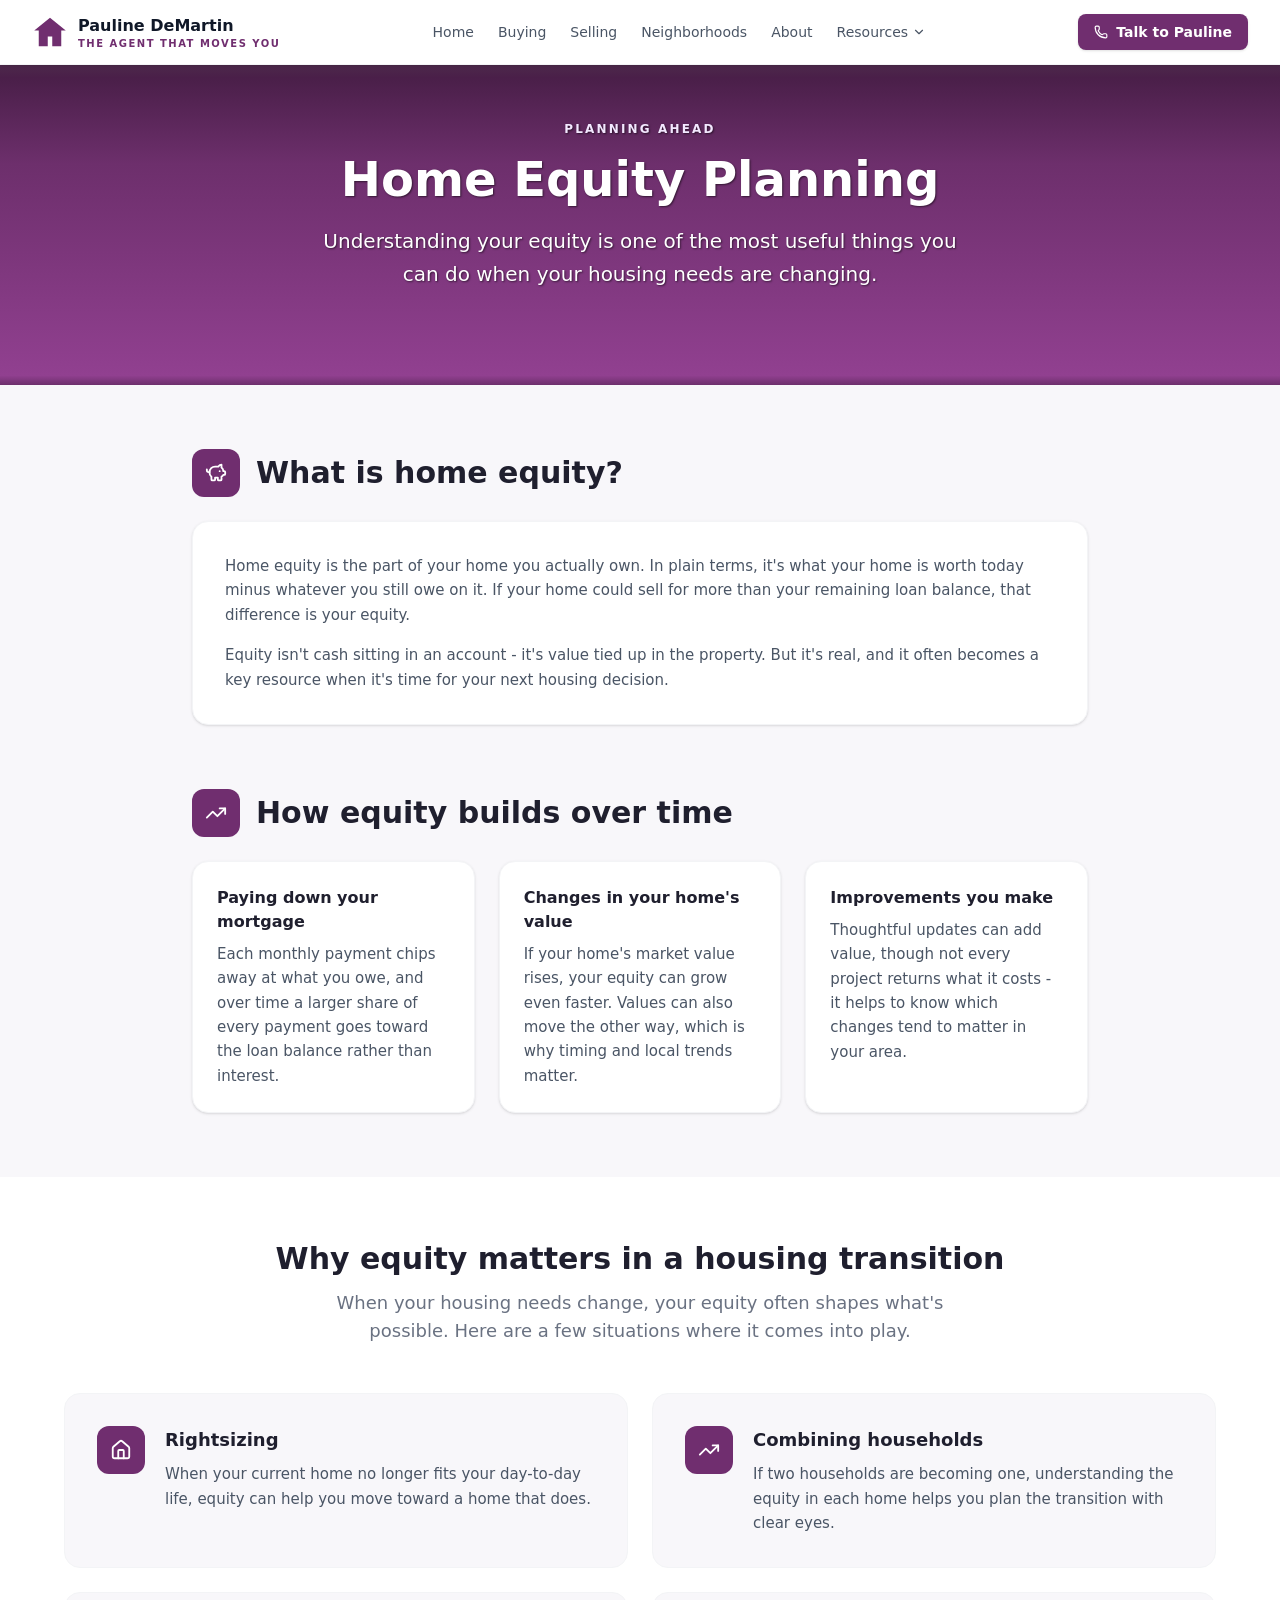
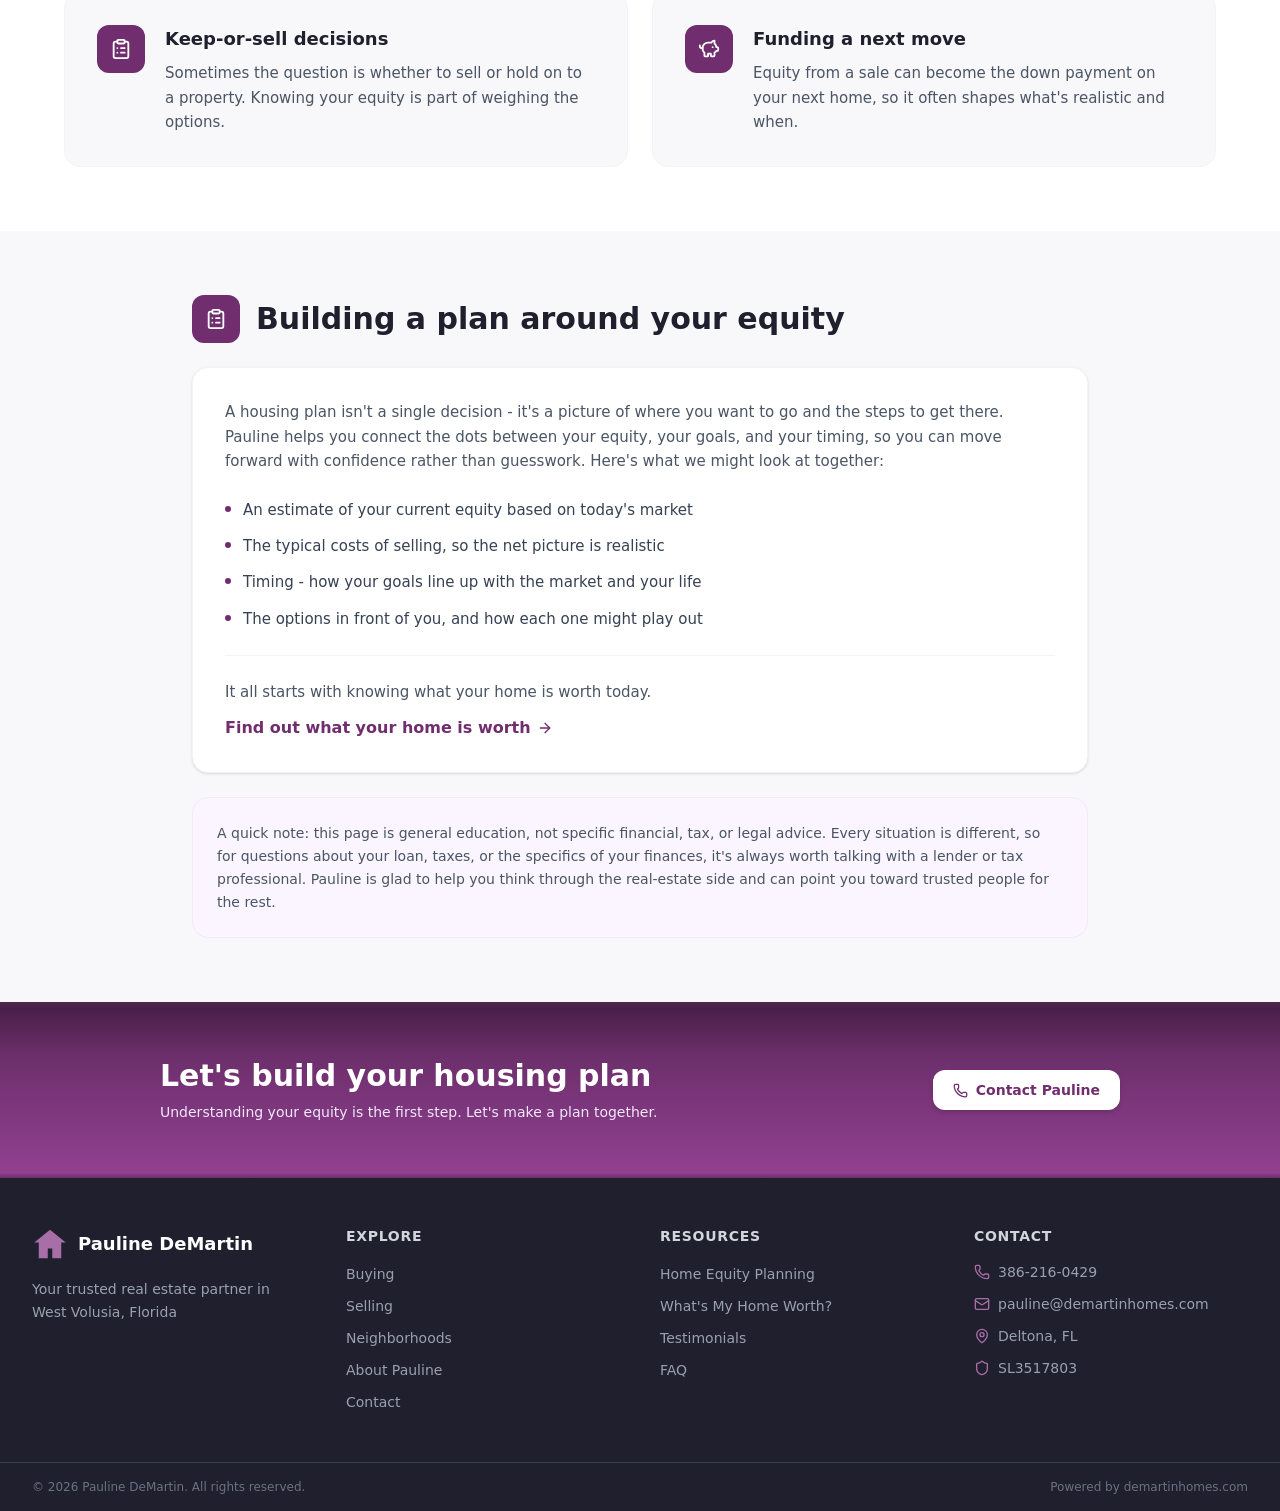
<file: home-equity-planning/index.html>
<!DOCTYPE html><html lang="en" class="inter_5901b7c6-module__ec5Qua__variable"><head><meta charSet="utf-8"/><meta name="viewport" content="width=device-width, initial-scale=1"/><link rel="preload" href="/_next/static/media/83afe278b6a6bb3c-s.p.2bn3s6zvc0dyp.woff2" as="font" crossorigin="" type="font/woff2"/><link rel="stylesheet" href="/_next/static/chunks/1o2__x182su04.css" data-precedence="next"/><link rel="preload" as="script" fetchPriority="low" href="/_next/static/chunks/21y3go662gzm2.js"/><script src="/_next/static/chunks/2o1jw19xgqkzz.js" async=""></script><script src="/_next/static/chunks/3peubv2924kx4.js" async=""></script><script src="/_next/static/chunks/turbopack-43fj6arzy7gf4.js" async=""></script><script src="/_next/static/chunks/05-c3ty_6dwfk.js" async=""></script><script src="/_next/static/chunks/14mrh2-p_w84d.js" async=""></script><script src="/_next/static/chunks/2yl7ev31m0ghk.js" async=""></script><meta name="next-size-adjust" content=""/><title>Home Equity Planning | Pauline DeMartin | Pauline DeMartin - West Volusia FL REALTOR</title><meta name="description" content="A plain-language look at what home equity is, how it builds, and how it fits into a long-term housing plan when your needs change."/><link rel="icon" href="/favicon.ico?favicon.2vob68tjqpejf.ico" sizes="256x256" type="image/x-icon"/><script src="/_next/static/chunks/0cz1d0mv5g_q7.js" noModule=""></script></head><body class="font-sans antialiased"><div hidden=""><!--$--><!--/$--></div><div class="min-h-screen bg-[#F8F7FA] flex flex-col"><header class="sticky top-0 z-50 bg-white/95 backdrop-blur-sm border-b border-gray-100 shadow-sm"><div class="max-w-7xl mx-auto px-4 lg:px-8 flex items-center justify-between h-16"><a class="flex items-center gap-2.5 shrink-0 group" href="/"><svg viewBox="0 0 24 24" class="w-9 h-9 fill-[#702E6F] group-hover:fill-[#5A2559] transition-colors flex-shrink-0" aria-hidden="true"><path d="M12 2.5 1.5 11h3v10.5h6V15h3v6.5h6V11h3L12 2.5z"></path></svg><div class="leading-tight"><p class="text-base font-bold text-gray-900 tracking-normal antialiased subpixel-antialiased">Pauline DeMartin</p><p class="text-[10px] font-semibold text-[#702E6F] uppercase tracking-[0.15em]">The Agent That Moves You</p></div></a><nav class="hidden xl:flex items-center gap-6"><a class="text-sm font-medium transition-colors text-gray-600 hover:text-[#702E6F]" href="/">Home</a><a class="text-sm font-medium transition-colors text-gray-600 hover:text-[#702E6F]" href="/buyers/">Buying</a><a class="text-sm font-medium transition-colors text-gray-600 hover:text-[#702E6F]" href="/sellers/">Selling</a><a class="text-sm font-medium transition-colors text-gray-600 hover:text-[#702E6F]" href="/neighborhoods/">Neighborhoods</a><a class="text-sm font-medium transition-colors text-gray-600 hover:text-[#702E6F]" href="/about/">About</a><div class="relative group"><button type="button" class="flex items-center gap-1 text-sm font-medium text-gray-600 group-hover:text-[#702E6F] transition-colors">Resources <svg xmlns="http://www.w3.org/2000/svg" width="14" height="14" viewBox="0 0 24 24" fill="none" stroke="currentColor" stroke-width="2" stroke-linecap="round" stroke-linejoin="round" class="lucide lucide-chevron-down group-hover:rotate-180 transition-transform" aria-hidden="true"><path d="m6 9 6 6 6-6"></path></svg></button><div class="absolute right-0 top-full pt-3 opacity-0 invisible group-hover:opacity-100 group-hover:visible transition-all duration-150"><div class="w-60 bg-white rounded-xl border border-gray-100 shadow-lg py-2"><a class="block px-4 py-2 text-sm transition-colors text-gray-600 hover:text-[#702E6F] hover:bg-gray-50" href="/home-equity-planning/">Home Equity Planning</a><a class="block px-4 py-2 text-sm transition-colors text-gray-600 hover:text-[#702E6F] hover:bg-gray-50" href="/home-valuation/">What&#x27;s My Home Worth?</a><a class="block px-4 py-2 text-sm transition-colors text-gray-600 hover:text-[#702E6F] hover:bg-gray-50" href="/testimonials/">Testimonials</a><a class="block px-4 py-2 text-sm transition-colors text-gray-600 hover:text-[#702E6F] hover:bg-gray-50" href="/faq/">FAQ</a></div></div></div></nav><div class="flex items-center gap-3"><a class="hidden md:inline-flex items-center gap-2 bg-[#702E6F] hover:bg-[#5A2559] text-white text-sm font-semibold px-4 py-2 rounded-lg transition-colors shadow-sm" href="/contact/"><svg xmlns="http://www.w3.org/2000/svg" width="14" height="14" viewBox="0 0 24 24" fill="none" stroke="currentColor" stroke-width="2" stroke-linecap="round" stroke-linejoin="round" class="lucide lucide-phone" aria-hidden="true"><path d="M13.832 16.568a1 1 0 0 0 1.213-.303l.355-.465A2 2 0 0 1 17 15h3a2 2 0 0 1 2 2v3a2 2 0 0 1-2 2A18 18 0 0 1 2 4a2 2 0 0 1 2-2h3a2 2 0 0 1 2 2v3a2 2 0 0 1-.8 1.6l-.468.351a1 1 0 0 0-.292 1.233 14 14 0 0 0 6.392 6.384"></path></svg>Talk to Pauline</a><button class="xl:hidden p-2 text-gray-600 hover:text-[#702E6F] rounded-md" aria-label="Toggle menu"><svg xmlns="http://www.w3.org/2000/svg" width="22" height="22" viewBox="0 0 24 24" fill="none" stroke="currentColor" stroke-width="2" stroke-linecap="round" stroke-linejoin="round" class="lucide lucide-menu" aria-hidden="true"><path d="M4 5h16"></path><path d="M4 12h16"></path><path d="M4 19h16"></path></svg></button></div></div></header><section class="brand-surface relative flex items-start justify-center min-h-[320px] px-4 pt-14 overflow-hidden"><div class="relative z-10 max-w-3xl mx-auto text-center text-white" style="text-shadow:1px 1px 2px rgba(0,0,0,0.55)"><p class="text-purple-100 text-xs font-semibold uppercase tracking-[0.18em] mb-3">Planning Ahead</p><h1 class="text-4xl md:text-5xl font-bold mb-4 leading-tight">Home Equity Planning</h1><p class="text-xl font-medium text-white max-w-2xl mx-auto leading-relaxed">Understanding your equity is one of the most useful things you can do when your housing needs are changing.</p></div></section><main class="flex-1"><section class="py-16 px-6 lg:px-8"><div class="max-w-4xl mx-auto"><div class="flex items-start gap-4 mb-6"><div class="w-12 h-12 rounded-xl bg-[#702E6F] flex items-center justify-center flex-shrink-0"><svg xmlns="http://www.w3.org/2000/svg" width="22" height="22" viewBox="0 0 24 24" fill="none" stroke="currentColor" stroke-width="2" stroke-linecap="round" stroke-linejoin="round" class="lucide lucide-piggy-bank text-white" aria-hidden="true"><path d="M11 17h3v2a1 1 0 0 0 1 1h2a1 1 0 0 0 1-1v-3a3.16 3.16 0 0 0 2-2h1a1 1 0 0 0 1-1v-2a1 1 0 0 0-1-1h-1a5 5 0 0 0-2-4V3a4 4 0 0 0-3.2 1.6l-.3.4H11a6 6 0 0 0-6 6v1a5 5 0 0 0 2 4v3a1 1 0 0 0 1 1h2a1 1 0 0 0 1-1z"></path><path d="M16 10h.01"></path><path d="M2 8v1a2 2 0 0 0 2 2h1"></path></svg></div><h2 class="text-2xl md:text-3xl font-bold text-[#1F1F2E] pt-1.5">What is home equity?</h2></div><div class="bg-white rounded-2xl border border-gray-100 shadow-sm p-8 space-y-4 text-gray-600 text-[15px] leading-relaxed"><p>Home equity is the part of your home you actually own. In plain terms, it&#x27;s what your home is worth today minus whatever you still owe on it. If your home could sell for more than your remaining loan balance, that difference is your equity.</p><p>Equity isn&#x27;t cash sitting in an account - it&#x27;s value tied up in the property. But it&#x27;s real, and it often becomes a key resource when it&#x27;s time for your next housing decision.</p></div></div></section><section class="pb-16 px-6 lg:px-8"><div class="max-w-4xl mx-auto"><div class="flex items-start gap-4 mb-6"><div class="w-12 h-12 rounded-xl bg-[#702E6F] flex items-center justify-center flex-shrink-0"><svg xmlns="http://www.w3.org/2000/svg" width="22" height="22" viewBox="0 0 24 24" fill="none" stroke="currentColor" stroke-width="2" stroke-linecap="round" stroke-linejoin="round" class="lucide lucide-trending-up text-white" aria-hidden="true"><path d="M16 7h6v6"></path><path d="m22 7-8.5 8.5-5-5L2 17"></path></svg></div><h2 class="text-2xl md:text-3xl font-bold text-[#1F1F2E] pt-1.5">How equity builds over time</h2></div><div class="grid grid-cols-1 md:grid-cols-3 gap-6"><div class="bg-white rounded-2xl border border-gray-100 shadow-sm p-6"><h3 class="font-bold text-[#1F1F2E] mb-2">Paying down your mortgage</h3><p class="text-gray-600 text-[15px] leading-relaxed">Each monthly payment chips away at what you owe, and over time a larger share of every payment goes toward the loan balance rather than interest.</p></div><div class="bg-white rounded-2xl border border-gray-100 shadow-sm p-6"><h3 class="font-bold text-[#1F1F2E] mb-2">Changes in your home&#x27;s value</h3><p class="text-gray-600 text-[15px] leading-relaxed">If your home&#x27;s market value rises, your equity can grow even faster. Values can also move the other way, which is why timing and local trends matter.</p></div><div class="bg-white rounded-2xl border border-gray-100 shadow-sm p-6"><h3 class="font-bold text-[#1F1F2E] mb-2">Improvements you make</h3><p class="text-gray-600 text-[15px] leading-relaxed">Thoughtful updates can add value, though not every project returns what it costs - it helps to know which changes tend to matter in your area.</p></div></div></div></section><section class="py-16 px-6 lg:px-8 bg-white"><div class="max-w-6xl mx-auto"><div class="text-center mb-12"><h2 class="text-3xl font-bold text-[#1F1F2E] mb-3">Why equity matters in a housing transition</h2><p class="text-gray-500 text-lg max-w-2xl mx-auto">When your housing needs change, your equity often shapes what&#x27;s possible. Here are a few situations where it comes into play.</p></div><div class="grid grid-cols-1 sm:grid-cols-2 gap-6"><div class="bg-[#F8F7FA] rounded-2xl border border-gray-100 p-8 flex gap-5"><div class="w-12 h-12 rounded-xl bg-[#702E6F] flex items-center justify-center flex-shrink-0"><svg xmlns="http://www.w3.org/2000/svg" width="22" height="22" viewBox="0 0 24 24" fill="none" stroke="currentColor" stroke-width="2" stroke-linecap="round" stroke-linejoin="round" class="lucide lucide-house text-white" aria-hidden="true"><path d="M15 21v-8a1 1 0 0 0-1-1h-4a1 1 0 0 0-1 1v8"></path><path d="M3 10a2 2 0 0 1 .709-1.528l7-6a2 2 0 0 1 2.582 0l7 6A2 2 0 0 1 21 10v9a2 2 0 0 1-2 2H5a2 2 0 0 1-2-2z"></path></svg></div><div><h3 class="text-lg font-bold text-[#1F1F2E] mb-2">Rightsizing</h3><p class="text-gray-600 text-[15px] leading-relaxed">When your current home no longer fits your day-to-day life, equity can help you move toward a home that does.</p></div></div><div class="bg-[#F8F7FA] rounded-2xl border border-gray-100 p-8 flex gap-5"><div class="w-12 h-12 rounded-xl bg-[#702E6F] flex items-center justify-center flex-shrink-0"><svg xmlns="http://www.w3.org/2000/svg" width="22" height="22" viewBox="0 0 24 24" fill="none" stroke="currentColor" stroke-width="2" stroke-linecap="round" stroke-linejoin="round" class="lucide lucide-trending-up text-white" aria-hidden="true"><path d="M16 7h6v6"></path><path d="m22 7-8.5 8.5-5-5L2 17"></path></svg></div><div><h3 class="text-lg font-bold text-[#1F1F2E] mb-2">Combining households</h3><p class="text-gray-600 text-[15px] leading-relaxed">If two households are becoming one, understanding the equity in each home helps you plan the transition with clear eyes.</p></div></div><div class="bg-[#F8F7FA] rounded-2xl border border-gray-100 p-8 flex gap-5"><div class="w-12 h-12 rounded-xl bg-[#702E6F] flex items-center justify-center flex-shrink-0"><svg xmlns="http://www.w3.org/2000/svg" width="22" height="22" viewBox="0 0 24 24" fill="none" stroke="currentColor" stroke-width="2" stroke-linecap="round" stroke-linejoin="round" class="lucide lucide-clipboard-list text-white" aria-hidden="true"><rect width="8" height="4" x="8" y="2" rx="1" ry="1"></rect><path d="M16 4h2a2 2 0 0 1 2 2v14a2 2 0 0 1-2 2H6a2 2 0 0 1-2-2V6a2 2 0 0 1 2-2h2"></path><path d="M12 11h4"></path><path d="M12 16h4"></path><path d="M8 11h.01"></path><path d="M8 16h.01"></path></svg></div><div><h3 class="text-lg font-bold text-[#1F1F2E] mb-2">Keep-or-sell decisions</h3><p class="text-gray-600 text-[15px] leading-relaxed">Sometimes the question is whether to sell or hold on to a property. Knowing your equity is part of weighing the options.</p></div></div><div class="bg-[#F8F7FA] rounded-2xl border border-gray-100 p-8 flex gap-5"><div class="w-12 h-12 rounded-xl bg-[#702E6F] flex items-center justify-center flex-shrink-0"><svg xmlns="http://www.w3.org/2000/svg" width="22" height="22" viewBox="0 0 24 24" fill="none" stroke="currentColor" stroke-width="2" stroke-linecap="round" stroke-linejoin="round" class="lucide lucide-piggy-bank text-white" aria-hidden="true"><path d="M11 17h3v2a1 1 0 0 0 1 1h2a1 1 0 0 0 1-1v-3a3.16 3.16 0 0 0 2-2h1a1 1 0 0 0 1-1v-2a1 1 0 0 0-1-1h-1a5 5 0 0 0-2-4V3a4 4 0 0 0-3.2 1.6l-.3.4H11a6 6 0 0 0-6 6v1a5 5 0 0 0 2 4v3a1 1 0 0 0 1 1h2a1 1 0 0 0 1-1z"></path><path d="M16 10h.01"></path><path d="M2 8v1a2 2 0 0 0 2 2h1"></path></svg></div><div><h3 class="text-lg font-bold text-[#1F1F2E] mb-2">Funding a next move</h3><p class="text-gray-600 text-[15px] leading-relaxed">Equity from a sale can become the down payment on your next home, so it often shapes what&#x27;s realistic and when.</p></div></div></div></div></section><section class="py-16 px-6 lg:px-8"><div class="max-w-4xl mx-auto"><div class="flex items-start gap-4 mb-6"><div class="w-12 h-12 rounded-xl bg-[#702E6F] flex items-center justify-center flex-shrink-0"><svg xmlns="http://www.w3.org/2000/svg" width="22" height="22" viewBox="0 0 24 24" fill="none" stroke="currentColor" stroke-width="2" stroke-linecap="round" stroke-linejoin="round" class="lucide lucide-clipboard-list text-white" aria-hidden="true"><rect width="8" height="4" x="8" y="2" rx="1" ry="1"></rect><path d="M16 4h2a2 2 0 0 1 2 2v14a2 2 0 0 1-2 2H6a2 2 0 0 1-2-2V6a2 2 0 0 1 2-2h2"></path><path d="M12 11h4"></path><path d="M12 16h4"></path><path d="M8 11h.01"></path><path d="M8 16h.01"></path></svg></div><h2 class="text-2xl md:text-3xl font-bold text-[#1F1F2E] pt-1.5">Building a plan around your equity</h2></div><div class="bg-white rounded-2xl border border-gray-100 shadow-sm p-8"><p class="text-gray-600 text-[15px] leading-relaxed mb-6">A housing plan isn&#x27;t a single decision - it&#x27;s a picture of where you want to go and the steps to get there. Pauline helps you connect the dots between your equity, your goals, and your timing, so you can move forward with confidence rather than guesswork. Here&#x27;s what we might look at together:</p><ul class="space-y-3"><li class="flex gap-3 text-gray-700 text-[15px] leading-relaxed"><span class="mt-2 h-1.5 w-1.5 rounded-full bg-[#702E6F] flex-shrink-0"></span><span>An estimate of your current equity based on today&#x27;s market</span></li><li class="flex gap-3 text-gray-700 text-[15px] leading-relaxed"><span class="mt-2 h-1.5 w-1.5 rounded-full bg-[#702E6F] flex-shrink-0"></span><span>The typical costs of selling, so the net picture is realistic</span></li><li class="flex gap-3 text-gray-700 text-[15px] leading-relaxed"><span class="mt-2 h-1.5 w-1.5 rounded-full bg-[#702E6F] flex-shrink-0"></span><span>Timing - how your goals line up with the market and your life</span></li><li class="flex gap-3 text-gray-700 text-[15px] leading-relaxed"><span class="mt-2 h-1.5 w-1.5 rounded-full bg-[#702E6F] flex-shrink-0"></span><span>The options in front of you, and how each one might play out</span></li></ul><div class="mt-6 pt-6 border-t border-gray-100"><p class="text-gray-600 text-[15px] leading-relaxed mb-3">It all starts with knowing what your home is worth today.</p><a class="inline-flex items-center gap-1.5 font-semibold text-[#702E6F] hover:gap-2.5 transition-all" href="/home-valuation/">Find out what your home is worth <svg xmlns="http://www.w3.org/2000/svg" width="16" height="16" viewBox="0 0 24 24" fill="none" stroke="currentColor" stroke-width="2" stroke-linecap="round" stroke-linejoin="round" class="lucide lucide-arrow-right" aria-hidden="true"><path d="M5 12h14"></path><path d="m12 5 7 7-7 7"></path></svg></a></div></div><div class="mt-6 bg-purple-50 border border-purple-100 rounded-2xl p-6"><p class="text-gray-600 text-sm leading-relaxed">A quick note: this page is general education, not specific financial, tax, or legal advice. Every situation is different, so for questions about your loan, taxes, or the specifics of your finances, it&#x27;s always worth talking with a lender or tax professional. Pauline is glad to help you think through the real-estate side and can point you toward trusted people for the rest.</p></div></div></section></main><section class="brand-surface py-14"><div class="max-w-5xl mx-auto px-6 lg:px-8 flex flex-col md:flex-row items-center justify-between gap-6"><div><h2 class="text-2xl md:text-3xl font-bold text-white mb-2">Let&#x27;s build your housing plan</h2><p class="text-sm max-w-lg text-purple-100">Understanding your equity is the first step. Let&#x27;s make a plan together.</p></div><div class="flex gap-3 flex-shrink-0"><a class="btn-glow inline-flex items-center gap-2 bg-white text-[#702E6F] font-bold px-5 py-2.5 rounded-xl hover:bg-purple-50 shadow-md text-sm whitespace-nowrap" href="/contact/"><svg xmlns="http://www.w3.org/2000/svg" width="15" height="15" viewBox="0 0 24 24" fill="none" stroke="currentColor" stroke-width="2" stroke-linecap="round" stroke-linejoin="round" class="lucide lucide-phone" aria-hidden="true"><path d="M13.832 16.568a1 1 0 0 0 1.213-.303l.355-.465A2 2 0 0 1 17 15h3a2 2 0 0 1 2 2v3a2 2 0 0 1-2 2A18 18 0 0 1 2 4a2 2 0 0 1 2-2h3a2 2 0 0 1 2 2v3a2 2 0 0 1-.8 1.6l-.468.351a1 1 0 0 0-.292 1.233 14 14 0 0 0 6.392 6.384"></path></svg>Contact Pauline</a></div></div></section><footer class="bg-[#1F1F2E] text-white"><div class="max-w-7xl mx-auto px-4 sm:px-6 lg:px-8 py-12"><div class="grid grid-cols-1 sm:grid-cols-2 lg:grid-cols-4 gap-10"><div><div class="flex items-center gap-2.5 mb-4"><svg viewBox="0 0 24 24" class="w-9 h-9 fill-[#A86EA7] flex-shrink-0" aria-hidden="true"><path d="M12 2.5 1.5 11h3v10.5h6V15h3v6.5h6V11h3L12 2.5z"></path></svg><span class="font-semibold text-lg">Pauline DeMartin</span></div><p class="text-gray-400 text-sm leading-relaxed">Your trusted real estate partner in West Volusia, Florida</p></div><div><h3 class="font-semibold text-sm uppercase tracking-wider text-gray-300 mb-4">Explore</h3><ul class="space-y-2"><li><a class="text-gray-400 hover:text-[#A86EA7] text-sm transition-colors duration-150" href="/buyers/">Buying</a></li><li><a class="text-gray-400 hover:text-[#A86EA7] text-sm transition-colors duration-150" href="/sellers/">Selling</a></li><li><a class="text-gray-400 hover:text-[#A86EA7] text-sm transition-colors duration-150" href="/neighborhoods/">Neighborhoods</a></li><li><a class="text-gray-400 hover:text-[#A86EA7] text-sm transition-colors duration-150" href="/about/">About Pauline</a></li><li><a class="text-gray-400 hover:text-[#A86EA7] text-sm transition-colors duration-150" href="/contact/">Contact</a></li></ul></div><div><h3 class="font-semibold text-sm uppercase tracking-wider text-gray-300 mb-4">Resources</h3><ul class="space-y-2"><li><a class="text-gray-400 hover:text-[#A86EA7] text-sm transition-colors duration-150" href="/home-equity-planning/">Home Equity Planning</a></li><li><a class="text-gray-400 hover:text-[#A86EA7] text-sm transition-colors duration-150" href="/home-valuation/">What&#x27;s My Home Worth?</a></li><li><a class="text-gray-400 hover:text-[#A86EA7] text-sm transition-colors duration-150" href="/testimonials/">Testimonials</a></li><li><a class="text-gray-400 hover:text-[#A86EA7] text-sm transition-colors duration-150" href="/faq/">FAQ</a></li></ul></div><div><h3 class="font-semibold text-sm uppercase tracking-wider text-gray-300 mb-4">Contact</h3><ul class="space-y-3"><li class="flex items-start gap-2 text-sm text-gray-400"><svg xmlns="http://www.w3.org/2000/svg" width="16" height="16" viewBox="0 0 24 24" fill="none" stroke="currentColor" stroke-width="2" stroke-linecap="round" stroke-linejoin="round" class="lucide lucide-phone mt-0.5 text-[#A86EA7] flex-shrink-0" aria-hidden="true"><path d="M13.832 16.568a1 1 0 0 0 1.213-.303l.355-.465A2 2 0 0 1 17 15h3a2 2 0 0 1 2 2v3a2 2 0 0 1-2 2A18 18 0 0 1 2 4a2 2 0 0 1 2-2h3a2 2 0 0 1 2 2v3a2 2 0 0 1-.8 1.6l-.468.351a1 1 0 0 0-.292 1.233 14 14 0 0 0 6.392 6.384"></path></svg><a href="tel:386-216-0429" class="hover:text-[#A86EA7] transition-colors">386-216-0429</a></li><li class="flex items-start gap-2 text-sm text-gray-400"><svg xmlns="http://www.w3.org/2000/svg" width="16" height="16" viewBox="0 0 24 24" fill="none" stroke="currentColor" stroke-width="2" stroke-linecap="round" stroke-linejoin="round" class="lucide lucide-mail mt-0.5 text-[#A86EA7] flex-shrink-0" aria-hidden="true"><path d="m22 7-8.991 5.727a2 2 0 0 1-2.009 0L2 7"></path><rect x="2" y="4" width="20" height="16" rx="2"></rect></svg><a href="mailto:pauline@demartinhomes.com" class="hover:text-[#A86EA7] transition-colors break-all">pauline@demartinhomes.com</a></li><li class="flex items-start gap-2 text-sm text-gray-400"><svg xmlns="http://www.w3.org/2000/svg" width="16" height="16" viewBox="0 0 24 24" fill="none" stroke="currentColor" stroke-width="2" stroke-linecap="round" stroke-linejoin="round" class="lucide lucide-map-pin mt-0.5 text-[#A86EA7] flex-shrink-0" aria-hidden="true"><path d="M20 10c0 4.993-5.539 10.193-7.399 11.799a1 1 0 0 1-1.202 0C9.539 20.193 4 14.993 4 10a8 8 0 0 1 16 0"></path><circle cx="12" cy="10" r="3"></circle></svg><span>Deltona, FL</span></li><li class="flex items-start gap-2 text-sm text-gray-400"><svg xmlns="http://www.w3.org/2000/svg" width="16" height="16" viewBox="0 0 24 24" fill="none" stroke="currentColor" stroke-width="2" stroke-linecap="round" stroke-linejoin="round" class="lucide lucide-shield mt-0.5 text-[#A86EA7] flex-shrink-0" aria-hidden="true"><path d="M20 13c0 5-3.5 7.5-7.66 8.95a1 1 0 0 1-.67-.01C7.5 20.5 4 18 4 13V6a1 1 0 0 1 1-1c2 0 4.5-1.2 6.24-2.72a1.17 1.17 0 0 1 1.52 0C14.51 3.81 17 5 19 5a1 1 0 0 1 1 1z"></path></svg><span>SL3517803</span></li></ul></div></div></div><div class="border-t border-gray-700"><div class="max-w-7xl mx-auto px-4 sm:px-6 lg:px-8 py-4 flex flex-col sm:flex-row items-center justify-between gap-2"><p class="text-gray-500 text-xs">© <!-- -->2026<!-- --> Pauline DeMartin. All rights reserved.</p><p class="text-gray-500 text-xs">Powered by<!-- --> <a href="https://demartinhomes.com" class="hover:text-[#A86EA7] transition-colors">demartinhomes.com</a></p></div></div></footer></div><!--$--><!--/$--><script src="/_next/static/chunks/21y3go662gzm2.js" id="_R_" async=""></script><script>(self.__next_f=self.__next_f||[]).push([0])</script><script>self.__next_f.push([1,"1:\"$Sreact.fragment\"\n2:I[39756,[\"/_next/static/chunks/05-c3ty_6dwfk.js\",\"/_next/static/chunks/14mrh2-p_w84d.js\"],\"default\"]\n3:I[37457,[\"/_next/static/chunks/05-c3ty_6dwfk.js\",\"/_next/static/chunks/14mrh2-p_w84d.js\"],\"default\"]\n4:I[45678,[\"/_next/static/chunks/05-c3ty_6dwfk.js\",\"/_next/static/chunks/14mrh2-p_w84d.js\",\"/_next/static/chunks/2yl7ev31m0ghk.js\"],\"default\"]\n5:I[22016,[\"/_next/static/chunks/05-c3ty_6dwfk.js\",\"/_next/static/chunks/14mrh2-p_w84d.js\",\"/_next/static/chunks/2yl7ev31m0ghk.js\"],\"\"]\nd:I[68027,[\"/_next/static/chunks/05-c3ty_6dwfk.js\",\"/_next/static/chunks/14mrh2-p_w84d.js\"],\"default\",1]\n:HL[\"/_next/static/chunks/1o2__x182su04.css\",\"style\"]\n:HL[\"/_next/static/media/83afe278b6a6bb3c-s.p.2bn3s6zvc0dyp.woff2\",\"font\",{\"crossOrigin\":\"\",\"type\":\"font/woff2\"}]\n"])</script><script>self.__next_f.push([1,"0:{\"P\":null,\"c\":[\"\",\"home-equity-planning\",\"\"],\"q\":\"\",\"i\":false,\"f\":[[[\"\",{\"children\":[\"home-equity-planning\",{\"children\":[\"__PAGE__\",{}]}]},\"$undefined\",\"$undefined\",16],[[\"$\",\"$1\",\"c\",{\"children\":[[[\"$\",\"link\",\"0\",{\"rel\":\"stylesheet\",\"href\":\"/_next/static/chunks/1o2__x182su04.css\",\"precedence\":\"next\",\"crossOrigin\":\"$undefined\",\"nonce\":\"$undefined\"}],[\"$\",\"script\",\"script-0\",{\"src\":\"/_next/static/chunks/05-c3ty_6dwfk.js\",\"async\":true,\"nonce\":\"$undefined\"}],[\"$\",\"script\",\"script-1\",{\"src\":\"/_next/static/chunks/14mrh2-p_w84d.js\",\"async\":true,\"nonce\":\"$undefined\"}]],[\"$\",\"html\",null,{\"lang\":\"en\",\"className\":\"inter_5901b7c6-module__ec5Qua__variable\",\"children\":[\"$\",\"body\",null,{\"className\":\"font-sans antialiased\",\"children\":[\"$\",\"$L2\",null,{\"parallelRouterKey\":\"children\",\"error\":\"$undefined\",\"errorStyles\":\"$undefined\",\"errorScripts\":\"$undefined\",\"template\":[\"$\",\"$L3\",null,{}],\"templateStyles\":\"$undefined\",\"templateScripts\":\"$undefined\",\"notFound\":[[\"$\",\"div\",null,{\"className\":\"min-h-screen bg-[#F8F7FA] flex flex-col\",\"children\":[[\"$\",\"$L4\",null,{}],[\"$\",\"main\",null,{\"className\":\"flex-1 flex items-center justify-center px-4 py-24\",\"children\":[\"$\",\"div\",null,{\"className\":\"text-center max-w-lg\",\"children\":[[\"$\",\"div\",null,{\"className\":\"text-[120px] md:text-[160px] font-bold text-[#702E6F] leading-none opacity-15 select-none mb-0\",\"children\":\"404\"}],[\"$\",\"div\",null,{\"className\":\"-mt-6 mb-6\",\"children\":[[\"$\",\"h1\",null,{\"className\":\"text-3xl md:text-4xl font-bold text-[#1F1F2E] mb-3\",\"children\":\"Page Not Found\"}],[\"$\",\"p\",null,{\"className\":\"text-gray-500 text-base leading-relaxed\",\"children\":\"Sorry, we couldn't find the page you're looking for. It may have been moved, renamed, or never existed.\"}]]}],[\"$\",\"div\",null,{\"className\":\"flex flex-col sm:flex-row items-center justify-center gap-3\",\"children\":[[\"$\",\"$L5\",null,{\"href\":\"/\",\"className\":\"inline-block px-6 py-3 bg-[#702E6F] text-white font-semibold rounded-xl hover:bg-[#5A2559] transition-colors duration-200 text-sm shadow-sm w-full sm:w-auto\",\"children\":\"Go Home\"}],[\"$\",\"$L5\",null,{\"href\":\"/contact\",\"className\":\"inline-block px-6 py-3 bg-white text-[#702E6F] font-semibold rounded-xl border border-[#702E6F] hover:bg-purple-50 transition-colors duration-200 text-sm w-full sm:w-auto\",\"children\":\"Contact Pauline\"}]]}]]}]}],[\"$\",\"footer\",null,{\"className\":\"bg-[#1F1F2E] text-white\",\"children\":[[\"$\",\"div\",null,{\"className\":\"max-w-7xl mx-auto px-4 sm:px-6 lg:px-8 py-12\",\"children\":[\"$\",\"div\",null,{\"className\":\"grid grid-cols-1 sm:grid-cols-2 lg:grid-cols-4 gap-10\",\"children\":[[\"$\",\"div\",null,{\"children\":[[\"$\",\"div\",null,{\"className\":\"flex items-center gap-2.5 mb-4\",\"children\":[[\"$\",\"svg\",null,{\"viewBox\":\"0 0 24 24\",\"className\":\"w-9 h-9 fill-[#A86EA7] flex-shrink-0\",\"aria-hidden\":\"true\",\"children\":[\"$\",\"path\",null,{\"d\":\"M12 2.5 1.5 11h3v10.5h6V15h3v6.5h6V11h3L12 2.5z\"}]}],[\"$\",\"span\",null,{\"className\":\"font-semibold text-lg\",\"children\":\"Pauline DeMartin\"}]]}],[\"$\",\"p\",null,{\"className\":\"text-gray-400 text-sm leading-relaxed\",\"children\":\"The Agent That Moves You - helping you navigate every housing transition with confidence, here in West Volusia, Florida.\"}]]}],[\"$\",\"div\",null,{\"children\":[[\"$\",\"h3\",null,{\"className\":\"font-semibold text-sm uppercase tracking-wider text-gray-300 mb-4\",\"children\":\"Explore\"}],[\"$\",\"ul\",null,{\"className\":\"space-y-2\",\"children\":[[\"$\",\"li\",\"/buyers\",{\"children\":[\"$\",\"$L5\",null,{\"href\":\"/buyers\",\"className\":\"text-gray-400 hover:text-[#A86EA7] text-sm transition-colors duration-150\",\"children\":\"Buying\"}]}],[\"$\",\"li\",\"/sellers\",{\"children\":[\"$\",\"$L5\",null,{\"href\":\"/sellers\",\"className\":\"text-gray-400 hover:text-[#A86EA7] text-sm transition-colors duration-150\",\"children\":\"Selling\"}]}],[\"$\",\"li\",\"/neighborhoods\",{\"children\":[\"$\",\"$L5\",null,{\"href\":\"/neighborhoods\",\"className\":\"text-gray-400 hover:text-[#A86EA7] text-sm transition-colors duration-150\",\"children\":\"Neighborhoods\"}]}],[\"$\",\"li\",\"/about\",{\"children\":[\"$\",\"$L5\",null,{\"href\":\"/about\",\"className\":\"text-gray-400 hover:text-[#A86EA7] text-sm transition-colors duration-150\",\"children\":\"About Pauline\"}]}],[\"$\",\"li\",\"/contact\",{\"children\":[\"$\",\"$L5\",null,{\"href\":\"/contact\",\"className\":\"text-gray-400 hover:text-[#A86EA7] text-sm transition-colors duration-150\",\"children\":\"Contact\"}]}]]}]]}],[\"$\",\"div\",null,{\"children\":[[\"$\",\"h3\",null,{\"className\":\"font-semibold text-sm uppercase tracking-wider text-gray-300 mb-4\",\"children\":\"Resources\"}],\"$L6\"]}],\"$L7\"]}]}],\"$L8\"]}]]}],[]],\"forbidden\":\"$undefined\",\"unauthorized\":\"$undefined\"}]}]}]]}],{\"children\":[\"$L9\",{\"children\":[\"$La\",{},null,false,null]},null,false,\"$@b\"]},null,false,null],\"$Lc\",false]],\"m\":\"$undefined\",\"G\":[\"$d\",[\"$Le\"]],\"S\":true,\"h\":null,\"s\":\"$undefined\",\"l\":\"$undefined\",\"p\":\"$undefined\",\"d\":\"$undefined\",\"b\":\"Izmwsn5FGJajeOmiXzIKZ\"}\n"])</script><script>self.__next_f.push([1,"f:I[5014,[\"/_next/static/chunks/05-c3ty_6dwfk.js\",\"/_next/static/chunks/14mrh2-p_w84d.js\",\"/_next/static/chunks/2yl7ev31m0ghk.js\"],\"default\"]\n11:I[97367,[\"/_next/static/chunks/05-c3ty_6dwfk.js\",\"/_next/static/chunks/14mrh2-p_w84d.js\"],\"OutletBoundary\"]\n12:\"$Sreact.suspense\"\n15:I[97367,[\"/_next/static/chunks/05-c3ty_6dwfk.js\",\"/_next/static/chunks/14mrh2-p_w84d.js\"],\"ViewportBoundary\"]\n17:I[97367,[\"/_next/static/chunks/05-c3ty_6dwfk.js\",\"/_next/static/chunks/14mrh2-p_w84d.js\"],\"MetadataBoundary\"]\n6:[\"$\",\"ul\",null,{\"className\":\"space-y-2\",\"children\":[[\"$\",\"li\",\"/home-equity-planning\",{\"children\":[\"$\",\"$L5\",null,{\"href\":\"/home-equity-planning\",\"className\":\"text-gray-400 hover:text-[#A86EA7] text-sm transition-colors duration-150\",\"children\":\"Home Equity Planning\"}]}],[\"$\",\"li\",\"/home-valuation\",{\"children\":[\"$\",\"$L5\",null,{\"href\":\"/home-valuation\",\"className\":\"text-gray-400 hover:text-[#A86EA7] text-sm transition-colors duration-150\",\"children\":\"What's My Home Worth?\"}]}],[\"$\",\"li\",\"/testimonials\",{\"children\":[\"$\",\"$L5\",null,{\"href\":\"/testimonials\",\"className\":\"text-gray-400 hover:text-[#A86EA7] text-sm transition-colors duration-150\",\"children\":\"Testimonials\"}]}],[\"$\",\"li\",\"/faq\",{\"children\":[\"$\",\"$L5\",null,{\"href\":\"/faq\",\"className\":\"text-gray-400 hover:text-[#A86EA7] text-sm transition-colors duration-150\",\"children\":\"FAQ\"}]}]]}]\n"])</script><script>self.__next_f.push([1,"7:[\"$\",\"div\",null,{\"children\":[[\"$\",\"h3\",null,{\"className\":\"font-semibold text-sm uppercase tracking-wider text-gray-300 mb-4\",\"children\":\"Contact\"}],[\"$\",\"ul\",null,{\"className\":\"space-y-3\",\"children\":[[\"$\",\"li\",null,{\"className\":\"flex items-start gap-2 text-sm text-gray-400\",\"children\":[[\"$\",\"$Lf\",null,{\"ref\":\"$undefined\",\"iconNode\":[[\"path\",{\"d\":\"M13.832 16.568a1 1 0 0 0 1.213-.303l.355-.465A2 2 0 0 1 17 15h3a2 2 0 0 1 2 2v3a2 2 0 0 1-2 2A18 18 0 0 1 2 4a2 2 0 0 1 2-2h3a2 2 0 0 1 2 2v3a2 2 0 0 1-.8 1.6l-.468.351a1 1 0 0 0-.292 1.233 14 14 0 0 0 6.392 6.384\",\"key\":\"9njp5v\"}]],\"className\":\"lucide-phone mt-0.5 text-[#A86EA7] flex-shrink-0\",\"size\":16}],[\"$\",\"a\",null,{\"href\":\"tel:386-216-0429\",\"className\":\"hover:text-[#A86EA7] transition-colors\",\"children\":\"386-216-0429\"}]]}],[\"$\",\"li\",null,{\"className\":\"flex items-start gap-2 text-sm text-gray-400\",\"children\":[[\"$\",\"$Lf\",null,{\"ref\":\"$undefined\",\"iconNode\":[[\"path\",{\"d\":\"m22 7-8.991 5.727a2 2 0 0 1-2.009 0L2 7\",\"key\":\"132q7q\"}],[\"rect\",{\"x\":\"2\",\"y\":\"4\",\"width\":\"20\",\"height\":\"16\",\"rx\":\"2\",\"key\":\"izxlao\"}]],\"className\":\"lucide-mail mt-0.5 text-[#A86EA7] flex-shrink-0\",\"size\":16}],[\"$\",\"a\",null,{\"href\":\"mailto:pauline@demartinhomes.com\",\"className\":\"hover:text-[#A86EA7] transition-colors break-all\",\"children\":\"pauline@demartinhomes.com\"}]]}],[\"$\",\"li\",null,{\"className\":\"flex items-start gap-2 text-sm text-gray-400\",\"children\":[[\"$\",\"$Lf\",null,{\"ref\":\"$undefined\",\"iconNode\":[[\"path\",{\"d\":\"M20 10c0 4.993-5.539 10.193-7.399 11.799a1 1 0 0 1-1.202 0C9.539 20.193 4 14.993 4 10a8 8 0 0 1 16 0\",\"key\":\"1r0f0z\"}],[\"circle\",{\"cx\":\"12\",\"cy\":\"10\",\"r\":\"3\",\"key\":\"ilqhr7\"}]],\"className\":\"lucide-map-pin mt-0.5 text-[#A86EA7] flex-shrink-0\",\"size\":16}],[\"$\",\"span\",null,{\"children\":\"Deltona, FL\"}]]}],[\"$\",\"li\",null,{\"className\":\"flex items-start gap-2 text-sm text-gray-400\",\"children\":[[\"$\",\"$Lf\",null,{\"ref\":\"$undefined\",\"iconNode\":[[\"path\",{\"d\":\"M20 13c0 5-3.5 7.5-7.66 8.95a1 1 0 0 1-.67-.01C7.5 20.5 4 18 4 13V6a1 1 0 0 1 1-1c2 0 4.5-1.2 6.24-2.72a1.17 1.17 0 0 1 1.52 0C14.51 3.81 17 5 19 5a1 1 0 0 1 1 1z\",\"key\":\"oel41y\"}]],\"className\":\"lucide-shield mt-0.5 text-[#A86EA7] flex-shrink-0\",\"size\":16}],[\"$\",\"span\",null,{\"children\":\"SL3517803\"}]]}]]}]]}]\n"])</script><script>self.__next_f.push([1,"8:[\"$\",\"div\",null,{\"className\":\"border-t border-gray-700\",\"children\":[\"$\",\"div\",null,{\"className\":\"max-w-7xl mx-auto px-4 sm:px-6 lg:px-8 py-4 flex flex-col sm:flex-row items-center justify-between gap-2\",\"children\":[[\"$\",\"p\",null,{\"className\":\"text-gray-500 text-xs\",\"children\":[\"© \",2026,\" Pauline DeMartin. All rights reserved.\"]}],[\"$\",\"p\",null,{\"className\":\"text-gray-500 text-xs\",\"children\":[\"Powered by\",\" \",[\"$\",\"a\",null,{\"href\":\"https://demartinhomes.com\",\"className\":\"hover:text-[#A86EA7] transition-colors\",\"children\":\"demartinhomes.com\"}]]}]]}]}]\n9:[\"$\",\"$1\",\"c\",{\"children\":[null,[\"$\",\"$L2\",null,{\"parallelRouterKey\":\"children\",\"error\":\"$undefined\",\"errorStyles\":\"$undefined\",\"errorScripts\":\"$undefined\",\"template\":[\"$\",\"$L3\",null,{}],\"templateStyles\":\"$undefined\",\"templateScripts\":\"$undefined\",\"notFound\":\"$undefined\",\"forbidden\":\"$undefined\",\"unauthorized\":\"$undefined\"}]]}]\na:[\"$\",\"$1\",\"c\",{\"children\":[\"$L10\",[[\"$\",\"script\",\"script-0\",{\"src\":\"/_next/static/chunks/2yl7ev31m0ghk.js\",\"async\":true,\"nonce\":\"$undefined\"}]],[\"$\",\"$L11\",null,{\"children\":[\"$\",\"$12\",null,{\"name\":\"Next.MetadataOutlet\",\"children\":\"$@13\"}]}]]}]\n14:[]\nb:\"$W14\"\nc:[\"$\",\"$1\",\"h\",{\"children\":[null,[\"$\",\"$L15\",null,{\"children\":\"$L16\"}],[\"$\",\"div\",null,{\"hidden\":true,\"children\":[\"$\",\"$L17\",null,{\"children\":[\"$\",\"$12\",null,{\"name\":\"Next.Metadata\",\"children\":\"$L18\"}]}]}],[\"$\",\"meta\",null,{\"name\":\"next-size-adjust\",\"content\":\"\"}]]}]\ne:[\"$\",\"link\",\"0\",{\"rel\":\"stylesheet\",\"href\":\"/_next/static/chunks/1o2__x182su04.css\",\"precedence\":\"next\",\"crossOrigin\":\"$undefined\",\"nonce\":\"$undefined\"}]\n"])</script><script>self.__next_f.push([1,"10:[\"$\",\"div\",null,{\"className\":\"min-h-screen bg-[#F8F7FA] flex flex-col\",\"children\":[[\"$\",\"$L4\",null,{}],[\"$\",\"section\",null,{\"className\":\"brand-surface relative flex items-start justify-center min-h-[320px] px-4 pt-14 overflow-hidden\",\"children\":[\"$\",\"div\",null,{\"className\":\"relative z-10 max-w-3xl mx-auto text-center text-white\",\"style\":{\"textShadow\":\"1px 1px 2px rgba(0,0,0,0.55)\"},\"children\":[[\"$\",\"p\",null,{\"className\":\"text-purple-100 text-xs font-semibold uppercase tracking-[0.18em] mb-3\",\"children\":\"Planning Ahead\"}],[\"$\",\"h1\",null,{\"className\":\"text-4xl md:text-5xl font-bold mb-4 leading-tight\",\"children\":\"Home Equity Planning\"}],[\"$\",\"p\",null,{\"className\":\"text-xl font-medium text-white max-w-2xl mx-auto leading-relaxed\",\"children\":\"Understanding your equity is one of the most useful things you can do when your housing needs are changing.\"}]]}]}],[\"$\",\"main\",null,{\"className\":\"flex-1\",\"children\":[[\"$\",\"section\",null,{\"className\":\"py-16 px-6 lg:px-8\",\"children\":[\"$\",\"div\",null,{\"className\":\"max-w-4xl mx-auto\",\"children\":[[\"$\",\"div\",null,{\"className\":\"flex items-start gap-4 mb-6\",\"children\":[[\"$\",\"div\",null,{\"className\":\"w-12 h-12 rounded-xl bg-[#702E6F] flex items-center justify-center flex-shrink-0\",\"children\":[\"$\",\"$Lf\",null,{\"ref\":\"$undefined\",\"iconNode\":[[\"path\",{\"d\":\"M11 17h3v2a1 1 0 0 0 1 1h2a1 1 0 0 0 1-1v-3a3.16 3.16 0 0 0 2-2h1a1 1 0 0 0 1-1v-2a1 1 0 0 0-1-1h-1a5 5 0 0 0-2-4V3a4 4 0 0 0-3.2 1.6l-.3.4H11a6 6 0 0 0-6 6v1a5 5 0 0 0 2 4v3a1 1 0 0 0 1 1h2a1 1 0 0 0 1-1z\",\"key\":\"1piglc\"}],[\"path\",{\"d\":\"M16 10h.01\",\"key\":\"1m94wz\"}],[\"path\",{\"d\":\"M2 8v1a2 2 0 0 0 2 2h1\",\"key\":\"1env43\"}]],\"className\":\"lucide-piggy-bank text-white\",\"size\":22}]}],[\"$\",\"h2\",null,{\"className\":\"text-2xl md:text-3xl font-bold text-[#1F1F2E] pt-1.5\",\"children\":\"What is home equity?\"}]]}],[\"$\",\"div\",null,{\"className\":\"bg-white rounded-2xl border border-gray-100 shadow-sm p-8 space-y-4 text-gray-600 text-[15px] leading-relaxed\",\"children\":[[\"$\",\"p\",null,{\"children\":\"Home equity is the part of your home you actually own. In plain terms, it's what your home is worth today minus whatever you still owe on it. If your home could sell for more than your remaining loan balance, that difference is your equity.\"}],[\"$\",\"p\",null,{\"children\":\"Equity isn't cash sitting in an account - it's value tied up in the property. But it's real, and it often becomes a key resource when it's time for your next housing decision.\"}]]}]]}]}],[\"$\",\"section\",null,{\"className\":\"pb-16 px-6 lg:px-8\",\"children\":[\"$\",\"div\",null,{\"className\":\"max-w-4xl mx-auto\",\"children\":[[\"$\",\"div\",null,{\"className\":\"flex items-start gap-4 mb-6\",\"children\":[[\"$\",\"div\",null,{\"className\":\"w-12 h-12 rounded-xl bg-[#702E6F] flex items-center justify-center flex-shrink-0\",\"children\":[\"$\",\"$Lf\",null,{\"ref\":\"$undefined\",\"iconNode\":[[\"path\",{\"d\":\"M16 7h6v6\",\"key\":\"box55l\"}],[\"path\",{\"d\":\"m22 7-8.5 8.5-5-5L2 17\",\"key\":\"1t1m79\"}]],\"className\":\"lucide-trending-up text-white\",\"size\":22}]}],[\"$\",\"h2\",null,{\"className\":\"text-2xl md:text-3xl font-bold text-[#1F1F2E] pt-1.5\",\"children\":\"How equity builds over time\"}]]}],[\"$\",\"div\",null,{\"className\":\"grid grid-cols-1 md:grid-cols-3 gap-6\",\"children\":[[\"$\",\"div\",\"Paying down your mortgage\",{\"className\":\"bg-white rounded-2xl border border-gray-100 shadow-sm p-6\",\"children\":[[\"$\",\"h3\",null,{\"className\":\"font-bold text-[#1F1F2E] mb-2\",\"children\":\"Paying down your mortgage\"}],[\"$\",\"p\",null,{\"className\":\"text-gray-600 text-[15px] leading-relaxed\",\"children\":\"Each monthly payment chips away at what you owe, and over time a larger share of every payment goes toward the loan balance rather than interest.\"}]]}],[\"$\",\"div\",\"Changes in your home's value\",{\"className\":\"bg-white rounded-2xl border border-gray-100 shadow-sm p-6\",\"children\":[[\"$\",\"h3\",null,{\"className\":\"font-bold text-[#1F1F2E] mb-2\",\"children\":\"Changes in your home's value\"}],[\"$\",\"p\",null,{\"className\":\"text-gray-600 text-[15px] leading-relaxed\",\"children\":\"If your home's market value rises, your equity can grow even faster. Values can also move the other way, which is why timing and local trends matter.\"}]]}],\"$L19\"]}]]}]}],\"$L1a\",\"$L1b\"]}],\"$L1c\",\"$L1d\"]}]\n"])</script><script>self.__next_f.push([1,"19:[\"$\",\"div\",\"Improvements you make\",{\"className\":\"bg-white rounded-2xl border border-gray-100 shadow-sm p-6\",\"children\":[[\"$\",\"h3\",null,{\"className\":\"font-bold text-[#1F1F2E] mb-2\",\"children\":\"Improvements you make\"}],[\"$\",\"p\",null,{\"className\":\"text-gray-600 text-[15px] leading-relaxed\",\"children\":\"Thoughtful updates can add value, though not every project returns what it costs - it helps to know which changes tend to matter in your area.\"}]]}]\n"])</script><script>self.__next_f.push([1,"1a:[\"$\",\"section\",null,{\"className\":\"py-16 px-6 lg:px-8 bg-white\",\"children\":[\"$\",\"div\",null,{\"className\":\"max-w-6xl mx-auto\",\"children\":[[\"$\",\"div\",null,{\"className\":\"text-center mb-12\",\"children\":[[\"$\",\"h2\",null,{\"className\":\"text-3xl font-bold text-[#1F1F2E] mb-3\",\"children\":\"Why equity matters in a housing transition\"}],[\"$\",\"p\",null,{\"className\":\"text-gray-500 text-lg max-w-2xl mx-auto\",\"children\":\"When your housing needs change, your equity often shapes what's possible. Here are a few situations where it comes into play.\"}]]}],[\"$\",\"div\",null,{\"className\":\"grid grid-cols-1 sm:grid-cols-2 gap-6\",\"children\":[[\"$\",\"div\",\"Rightsizing\",{\"className\":\"bg-[#F8F7FA] rounded-2xl border border-gray-100 p-8 flex gap-5\",\"children\":[[\"$\",\"div\",null,{\"className\":\"w-12 h-12 rounded-xl bg-[#702E6F] flex items-center justify-center flex-shrink-0\",\"children\":[\"$\",\"$Lf\",null,{\"ref\":\"$undefined\",\"iconNode\":[[\"path\",{\"d\":\"M15 21v-8a1 1 0 0 0-1-1h-4a1 1 0 0 0-1 1v8\",\"key\":\"5wwlr5\"}],[\"path\",{\"d\":\"M3 10a2 2 0 0 1 .709-1.528l7-6a2 2 0 0 1 2.582 0l7 6A2 2 0 0 1 21 10v9a2 2 0 0 1-2 2H5a2 2 0 0 1-2-2z\",\"key\":\"r6nss1\"}]],\"className\":\"lucide-house text-white\",\"size\":22}]}],[\"$\",\"div\",null,{\"children\":[[\"$\",\"h3\",null,{\"className\":\"text-lg font-bold text-[#1F1F2E] mb-2\",\"children\":\"Rightsizing\"}],[\"$\",\"p\",null,{\"className\":\"text-gray-600 text-[15px] leading-relaxed\",\"children\":\"When your current home no longer fits your day-to-day life, equity can help you move toward a home that does.\"}]]}]]}],[\"$\",\"div\",\"Combining households\",{\"className\":\"bg-[#F8F7FA] rounded-2xl border border-gray-100 p-8 flex gap-5\",\"children\":[[\"$\",\"div\",null,{\"className\":\"w-12 h-12 rounded-xl bg-[#702E6F] flex items-center justify-center flex-shrink-0\",\"children\":[\"$\",\"$Lf\",null,{\"ref\":\"$undefined\",\"iconNode\":\"$10:props:children:2:props:children:1:props:children:props:children:0:props:children:0:props:children:props:iconNode\",\"className\":\"lucide-trending-up text-white\",\"size\":22}]}],[\"$\",\"div\",null,{\"children\":[[\"$\",\"h3\",null,{\"className\":\"text-lg font-bold text-[#1F1F2E] mb-2\",\"children\":\"Combining households\"}],[\"$\",\"p\",null,{\"className\":\"text-gray-600 text-[15px] leading-relaxed\",\"children\":\"If two households are becoming one, understanding the equity in each home helps you plan the transition with clear eyes.\"}]]}]]}],[\"$\",\"div\",\"Keep-or-sell decisions\",{\"className\":\"bg-[#F8F7FA] rounded-2xl border border-gray-100 p-8 flex gap-5\",\"children\":[[\"$\",\"div\",null,{\"className\":\"w-12 h-12 rounded-xl bg-[#702E6F] flex items-center justify-center flex-shrink-0\",\"children\":[\"$\",\"$Lf\",null,{\"ref\":\"$undefined\",\"iconNode\":[[\"rect\",{\"width\":\"8\",\"height\":\"4\",\"x\":\"8\",\"y\":\"2\",\"rx\":\"1\",\"ry\":\"1\",\"key\":\"tgr4d6\"}],[\"path\",{\"d\":\"M16 4h2a2 2 0 0 1 2 2v14a2 2 0 0 1-2 2H6a2 2 0 0 1-2-2V6a2 2 0 0 1 2-2h2\",\"key\":\"116196\"}],[\"path\",{\"d\":\"M12 11h4\",\"key\":\"1jrz19\"}],[\"path\",{\"d\":\"M12 16h4\",\"key\":\"n85exb\"}],[\"path\",{\"d\":\"M8 11h.01\",\"key\":\"1dfujw\"}],[\"path\",{\"d\":\"M8 16h.01\",\"key\":\"18s6g9\"}]],\"className\":\"lucide-clipboard-list text-white\",\"size\":22}]}],[\"$\",\"div\",null,{\"children\":[[\"$\",\"h3\",null,{\"className\":\"text-lg font-bold text-[#1F1F2E] mb-2\",\"children\":\"Keep-or-sell decisions\"}],[\"$\",\"p\",null,{\"className\":\"text-gray-600 text-[15px] leading-relaxed\",\"children\":\"Sometimes the question is whether to sell or hold on to a property. Knowing your equity is part of weighing the options.\"}]]}]]}],[\"$\",\"div\",\"Funding a next move\",{\"className\":\"bg-[#F8F7FA] rounded-2xl border border-gray-100 p-8 flex gap-5\",\"children\":[[\"$\",\"div\",null,{\"className\":\"w-12 h-12 rounded-xl bg-[#702E6F] flex items-center justify-center flex-shrink-0\",\"children\":[\"$\",\"$Lf\",null,{\"ref\":\"$undefined\",\"iconNode\":\"$10:props:children:2:props:children:0:props:children:props:children:0:props:children:0:props:children:props:iconNode\",\"className\":\"lucide-piggy-bank text-white\",\"size\":22}]}],[\"$\",\"div\",null,{\"children\":[[\"$\",\"h3\",null,{\"className\":\"text-lg font-bold text-[#1F1F2E] mb-2\",\"children\":\"Funding a next move\"}],[\"$\",\"p\",null,{\"className\":\"text-gray-600 text-[15px] leading-relaxed\",\"children\":\"Equity from a sale can become the down payment on your next home, so it often shapes what's realistic and when.\"}]]}]]}]]}]]}]}]\n"])</script><script>self.__next_f.push([1,"1b:[\"$\",\"section\",null,{\"className\":\"py-16 px-6 lg:px-8\",\"children\":[\"$\",\"div\",null,{\"className\":\"max-w-4xl mx-auto\",\"children\":[[\"$\",\"div\",null,{\"className\":\"flex items-start gap-4 mb-6\",\"children\":[[\"$\",\"div\",null,{\"className\":\"w-12 h-12 rounded-xl bg-[#702E6F] flex items-center justify-center flex-shrink-0\",\"children\":[\"$\",\"$Lf\",null,{\"ref\":\"$undefined\",\"iconNode\":\"$1a:props:children:props:children:1:props:children:2:props:children:0:props:children:props:iconNode\",\"className\":\"lucide-clipboard-list text-white\",\"size\":22}]}],[\"$\",\"h2\",null,{\"className\":\"text-2xl md:text-3xl font-bold text-[#1F1F2E] pt-1.5\",\"children\":\"Building a plan around your equity\"}]]}],[\"$\",\"div\",null,{\"className\":\"bg-white rounded-2xl border border-gray-100 shadow-sm p-8\",\"children\":[[\"$\",\"p\",null,{\"className\":\"text-gray-600 text-[15px] leading-relaxed mb-6\",\"children\":\"A housing plan isn't a single decision - it's a picture of where you want to go and the steps to get there. Pauline helps you connect the dots between your equity, your goals, and your timing, so you can move forward with confidence rather than guesswork. Here's what we might look at together:\"}],[\"$\",\"ul\",null,{\"className\":\"space-y-3\",\"children\":[[\"$\",\"li\",\"0\",{\"className\":\"flex gap-3 text-gray-700 text-[15px] leading-relaxed\",\"children\":[[\"$\",\"span\",null,{\"className\":\"mt-2 h-1.5 w-1.5 rounded-full bg-[#702E6F] flex-shrink-0\"}],[\"$\",\"span\",null,{\"children\":\"An estimate of your current equity based on today's market\"}]]}],[\"$\",\"li\",\"1\",{\"className\":\"flex gap-3 text-gray-700 text-[15px] leading-relaxed\",\"children\":[[\"$\",\"span\",null,{\"className\":\"mt-2 h-1.5 w-1.5 rounded-full bg-[#702E6F] flex-shrink-0\"}],[\"$\",\"span\",null,{\"children\":\"The typical costs of selling, so the net picture is realistic\"}]]}],[\"$\",\"li\",\"2\",{\"className\":\"flex gap-3 text-gray-700 text-[15px] leading-relaxed\",\"children\":[[\"$\",\"span\",null,{\"className\":\"mt-2 h-1.5 w-1.5 rounded-full bg-[#702E6F] flex-shrink-0\"}],[\"$\",\"span\",null,{\"children\":\"Timing - how your goals line up with the market and your life\"}]]}],[\"$\",\"li\",\"3\",{\"className\":\"flex gap-3 text-gray-700 text-[15px] leading-relaxed\",\"children\":[[\"$\",\"span\",null,{\"className\":\"mt-2 h-1.5 w-1.5 rounded-full bg-[#702E6F] flex-shrink-0\"}],[\"$\",\"span\",null,{\"children\":\"The options in front of you, and how each one might play out\"}]]}]]}],[\"$\",\"div\",null,{\"className\":\"mt-6 pt-6 border-t border-gray-100\",\"children\":[[\"$\",\"p\",null,{\"className\":\"text-gray-600 text-[15px] leading-relaxed mb-3\",\"children\":\"It all starts with knowing what your home is worth today.\"}],[\"$\",\"$L5\",null,{\"href\":\"/home-valuation\",\"className\":\"inline-flex items-center gap-1.5 font-semibold text-[#702E6F] hover:gap-2.5 transition-all\",\"children\":[\"Find out what your home is worth \",[\"$\",\"$Lf\",null,{\"ref\":\"$undefined\",\"iconNode\":[[\"path\",{\"d\":\"M5 12h14\",\"key\":\"1ays0h\"}],[\"path\",{\"d\":\"m12 5 7 7-7 7\",\"key\":\"xquz4c\"}]],\"className\":\"lucide-arrow-right\",\"size\":16}]]}]]}]]}],[\"$\",\"div\",null,{\"className\":\"mt-6 bg-purple-50 border border-purple-100 rounded-2xl p-6\",\"children\":[\"$\",\"p\",null,{\"className\":\"text-gray-600 text-sm leading-relaxed\",\"children\":\"A quick note: this page is general education, not specific financial, tax, or legal advice. Every situation is different, so for questions about your loan, taxes, or the specifics of your finances, it's always worth talking with a lender or tax professional. Pauline is glad to help you think through the real-estate side and can point you toward trusted people for the rest.\"}]}]]}]}]\n"])</script><script>self.__next_f.push([1,"1c:[\"$\",\"section\",null,{\"className\":\"brand-surface py-14\",\"children\":[\"$\",\"div\",null,{\"className\":\"max-w-5xl mx-auto px-6 lg:px-8 flex flex-col md:flex-row items-center justify-between gap-6\",\"children\":[[\"$\",\"div\",null,{\"children\":[[\"$\",\"h2\",null,{\"className\":\"text-2xl md:text-3xl font-bold text-white mb-2\",\"children\":\"Let's build your housing plan\"}],[\"$\",\"p\",null,{\"className\":\"text-sm max-w-lg text-purple-100\",\"children\":\"Understanding your equity is the first step. Let's make a plan together.\"}]]}],[\"$\",\"div\",null,{\"className\":\"flex gap-3 flex-shrink-0\",\"children\":[\"$\",\"$L5\",null,{\"href\":\"/contact\",\"className\":\"btn-glow inline-flex items-center gap-2 bg-white text-[#702E6F] font-bold px-5 py-2.5 rounded-xl hover:bg-purple-50 shadow-md text-sm whitespace-nowrap\",\"children\":[[\"$\",\"$Lf\",null,{\"ref\":\"$undefined\",\"iconNode\":\"$7:props:children:1:props:children:0:props:children:0:props:iconNode\",\"className\":\"lucide-phone\",\"size\":15}],\"Contact Pauline\"]}]}]]}]}]\n"])</script><script>self.__next_f.push([1,"1d:[\"$\",\"footer\",null,{\"className\":\"bg-[#1F1F2E] text-white\",\"children\":[[\"$\",\"div\",null,{\"className\":\"max-w-7xl mx-auto px-4 sm:px-6 lg:px-8 py-12\",\"children\":[\"$\",\"div\",null,{\"className\":\"grid grid-cols-1 sm:grid-cols-2 lg:grid-cols-4 gap-10\",\"children\":[[\"$\",\"div\",null,{\"children\":[[\"$\",\"div\",null,{\"className\":\"flex items-center gap-2.5 mb-4\",\"children\":[[\"$\",\"svg\",null,{\"viewBox\":\"0 0 24 24\",\"className\":\"w-9 h-9 fill-[#A86EA7] flex-shrink-0\",\"aria-hidden\":\"true\",\"children\":[\"$\",\"path\",null,{\"d\":\"M12 2.5 1.5 11h3v10.5h6V15h3v6.5h6V11h3L12 2.5z\"}]}],[\"$\",\"span\",null,{\"className\":\"font-semibold text-lg\",\"children\":\"Pauline DeMartin\"}]]}],[\"$\",\"p\",null,{\"className\":\"text-gray-400 text-sm leading-relaxed\",\"children\":\"Your trusted real estate partner in West Volusia, Florida\"}]]}],[\"$\",\"div\",null,{\"children\":[[\"$\",\"h3\",null,{\"className\":\"font-semibold text-sm uppercase tracking-wider text-gray-300 mb-4\",\"children\":\"Explore\"}],[\"$\",\"ul\",null,{\"className\":\"space-y-2\",\"children\":[[\"$\",\"li\",\"/buyers\",{\"children\":[\"$\",\"$L5\",null,{\"href\":\"/buyers\",\"className\":\"text-gray-400 hover:text-[#A86EA7] text-sm transition-colors duration-150\",\"children\":\"Buying\"}]}],[\"$\",\"li\",\"/sellers\",{\"children\":[\"$\",\"$L5\",null,{\"href\":\"/sellers\",\"className\":\"text-gray-400 hover:text-[#A86EA7] text-sm transition-colors duration-150\",\"children\":\"Selling\"}]}],[\"$\",\"li\",\"/neighborhoods\",{\"children\":[\"$\",\"$L5\",null,{\"href\":\"/neighborhoods\",\"className\":\"text-gray-400 hover:text-[#A86EA7] text-sm transition-colors duration-150\",\"children\":\"Neighborhoods\"}]}],[\"$\",\"li\",\"/about\",{\"children\":[\"$\",\"$L5\",null,{\"href\":\"/about\",\"className\":\"text-gray-400 hover:text-[#A86EA7] text-sm transition-colors duration-150\",\"children\":\"About Pauline\"}]}],[\"$\",\"li\",\"/contact\",{\"children\":[\"$\",\"$L5\",null,{\"href\":\"/contact\",\"className\":\"text-gray-400 hover:text-[#A86EA7] text-sm transition-colors duration-150\",\"children\":\"Contact\"}]}]]}]]}],[\"$\",\"div\",null,{\"children\":[[\"$\",\"h3\",null,{\"className\":\"font-semibold text-sm uppercase tracking-wider text-gray-300 mb-4\",\"children\":\"Resources\"}],[\"$\",\"ul\",null,{\"className\":\"space-y-2\",\"children\":[[\"$\",\"li\",\"/home-equity-planning\",{\"children\":[\"$\",\"$L5\",null,{\"href\":\"/home-equity-planning\",\"className\":\"text-gray-400 hover:text-[#A86EA7] text-sm transition-colors duration-150\",\"children\":\"Home Equity Planning\"}]}],[\"$\",\"li\",\"/home-valuation\",{\"children\":[\"$\",\"$L5\",null,{\"href\":\"/home-valuation\",\"className\":\"text-gray-400 hover:text-[#A86EA7] text-sm transition-colors duration-150\",\"children\":\"What's My Home Worth?\"}]}],[\"$\",\"li\",\"/testimonials\",{\"children\":[\"$\",\"$L5\",null,{\"href\":\"/testimonials\",\"className\":\"text-gray-400 hover:text-[#A86EA7] text-sm transition-colors duration-150\",\"children\":\"Testimonials\"}]}],[\"$\",\"li\",\"/faq\",{\"children\":[\"$\",\"$L5\",null,{\"href\":\"/faq\",\"className\":\"text-gray-400 hover:text-[#A86EA7] text-sm transition-colors duration-150\",\"children\":\"FAQ\"}]}]]}]]}],[\"$\",\"div\",null,{\"children\":[[\"$\",\"h3\",null,{\"className\":\"font-semibold text-sm uppercase tracking-wider text-gray-300 mb-4\",\"children\":\"Contact\"}],[\"$\",\"ul\",null,{\"className\":\"space-y-3\",\"children\":[[\"$\",\"li\",null,{\"className\":\"flex items-start gap-2 text-sm text-gray-400\",\"children\":[[\"$\",\"$Lf\",null,{\"ref\":\"$undefined\",\"iconNode\":\"$7:props:children:1:props:children:0:props:children:0:props:iconNode\",\"className\":\"lucide-phone mt-0.5 text-[#A86EA7] flex-shrink-0\",\"size\":16}],[\"$\",\"a\",null,{\"href\":\"tel:386-216-0429\",\"className\":\"hover:text-[#A86EA7] transition-colors\",\"children\":\"386-216-0429\"}]]}],[\"$\",\"li\",null,{\"className\":\"flex items-start gap-2 text-sm text-gray-400\",\"children\":[[\"$\",\"$Lf\",null,{\"ref\":\"$undefined\",\"iconNode\":\"$7:props:children:1:props:children:1:props:children:0:props:iconNode\",\"className\":\"lucide-mail mt-0.5 text-[#A86EA7] flex-shrink-0\",\"size\":16}],[\"$\",\"a\",null,{\"href\":\"mailto:pauline@demartinhomes.com\",\"className\":\"hover:text-[#A86EA7] transition-colors break-all\",\"children\":\"pauline@demartinhomes.com\"}]]}],[\"$\",\"li\",null,{\"className\":\"flex items-start gap-2 text-sm text-gray-400\",\"children\":[[\"$\",\"$Lf\",null,{\"ref\":\"$undefined\",\"iconNode\":\"$7:props:children:1:props:children:2:props:children:0:props:iconNode\",\"className\":\"lucide-map-pin mt-0.5 text-[#A86EA7] flex-shrink-0\",\"size\":16}],[\"$\",\"span\",null,{\"children\":\"Deltona, FL\"}]]}],[\"$\",\"li\",null,{\"className\":\"flex items-start gap-2 text-sm text-gray-400\",\"children\":[[\"$\",\"$Lf\",null,{\"ref\":\"$undefined\",\"iconNode\":\"$7:props:children:1:props:children:3:props:children:0:props:iconNode\",\"className\":\"lucide-shield mt-0.5 text-[#A86EA7] flex-shrink-0\",\"size\":16}],[\"$\",\"span\",null,{\"children\":\"SL3517803\"}]]}]]}]]}]]}]}],\"$L1e\"]}]\n"])</script><script>self.__next_f.push([1,"1e:[\"$\",\"div\",null,{\"className\":\"border-t border-gray-700\",\"children\":[\"$\",\"div\",null,{\"className\":\"max-w-7xl mx-auto px-4 sm:px-6 lg:px-8 py-4 flex flex-col sm:flex-row items-center justify-between gap-2\",\"children\":[[\"$\",\"p\",null,{\"className\":\"text-gray-500 text-xs\",\"children\":[\"© \",2026,\" Pauline DeMartin. All rights reserved.\"]}],[\"$\",\"p\",null,{\"className\":\"text-gray-500 text-xs\",\"children\":[\"Powered by\",\" \",[\"$\",\"a\",null,{\"href\":\"https://demartinhomes.com\",\"className\":\"hover:text-[#A86EA7] transition-colors\",\"children\":\"demartinhomes.com\"}]]}]]}]}]\n"])</script><script>self.__next_f.push([1,"16:[[\"$\",\"meta\",\"0\",{\"charSet\":\"utf-8\"}],[\"$\",\"meta\",\"1\",{\"name\":\"viewport\",\"content\":\"width=device-width, initial-scale=1\"}]]\n"])</script><script>self.__next_f.push([1,"1f:I[27201,[\"/_next/static/chunks/05-c3ty_6dwfk.js\",\"/_next/static/chunks/14mrh2-p_w84d.js\"],\"IconMark\"]\n13:null\n18:[[\"$\",\"title\",\"0\",{\"children\":\"Home Equity Planning | Pauline DeMartin | Pauline DeMartin - West Volusia FL REALTOR\"}],[\"$\",\"meta\",\"1\",{\"name\":\"description\",\"content\":\"A plain-language look at what home equity is, how it builds, and how it fits into a long-term housing plan when your needs change.\"}],[\"$\",\"link\",\"2\",{\"rel\":\"icon\",\"href\":\"/favicon.ico?favicon.2vob68tjqpejf.ico\",\"sizes\":\"256x256\",\"type\":\"image/x-icon\"}],[\"$\",\"$L1f\",\"3\",{}]]\n"])</script></body></html>
</file>
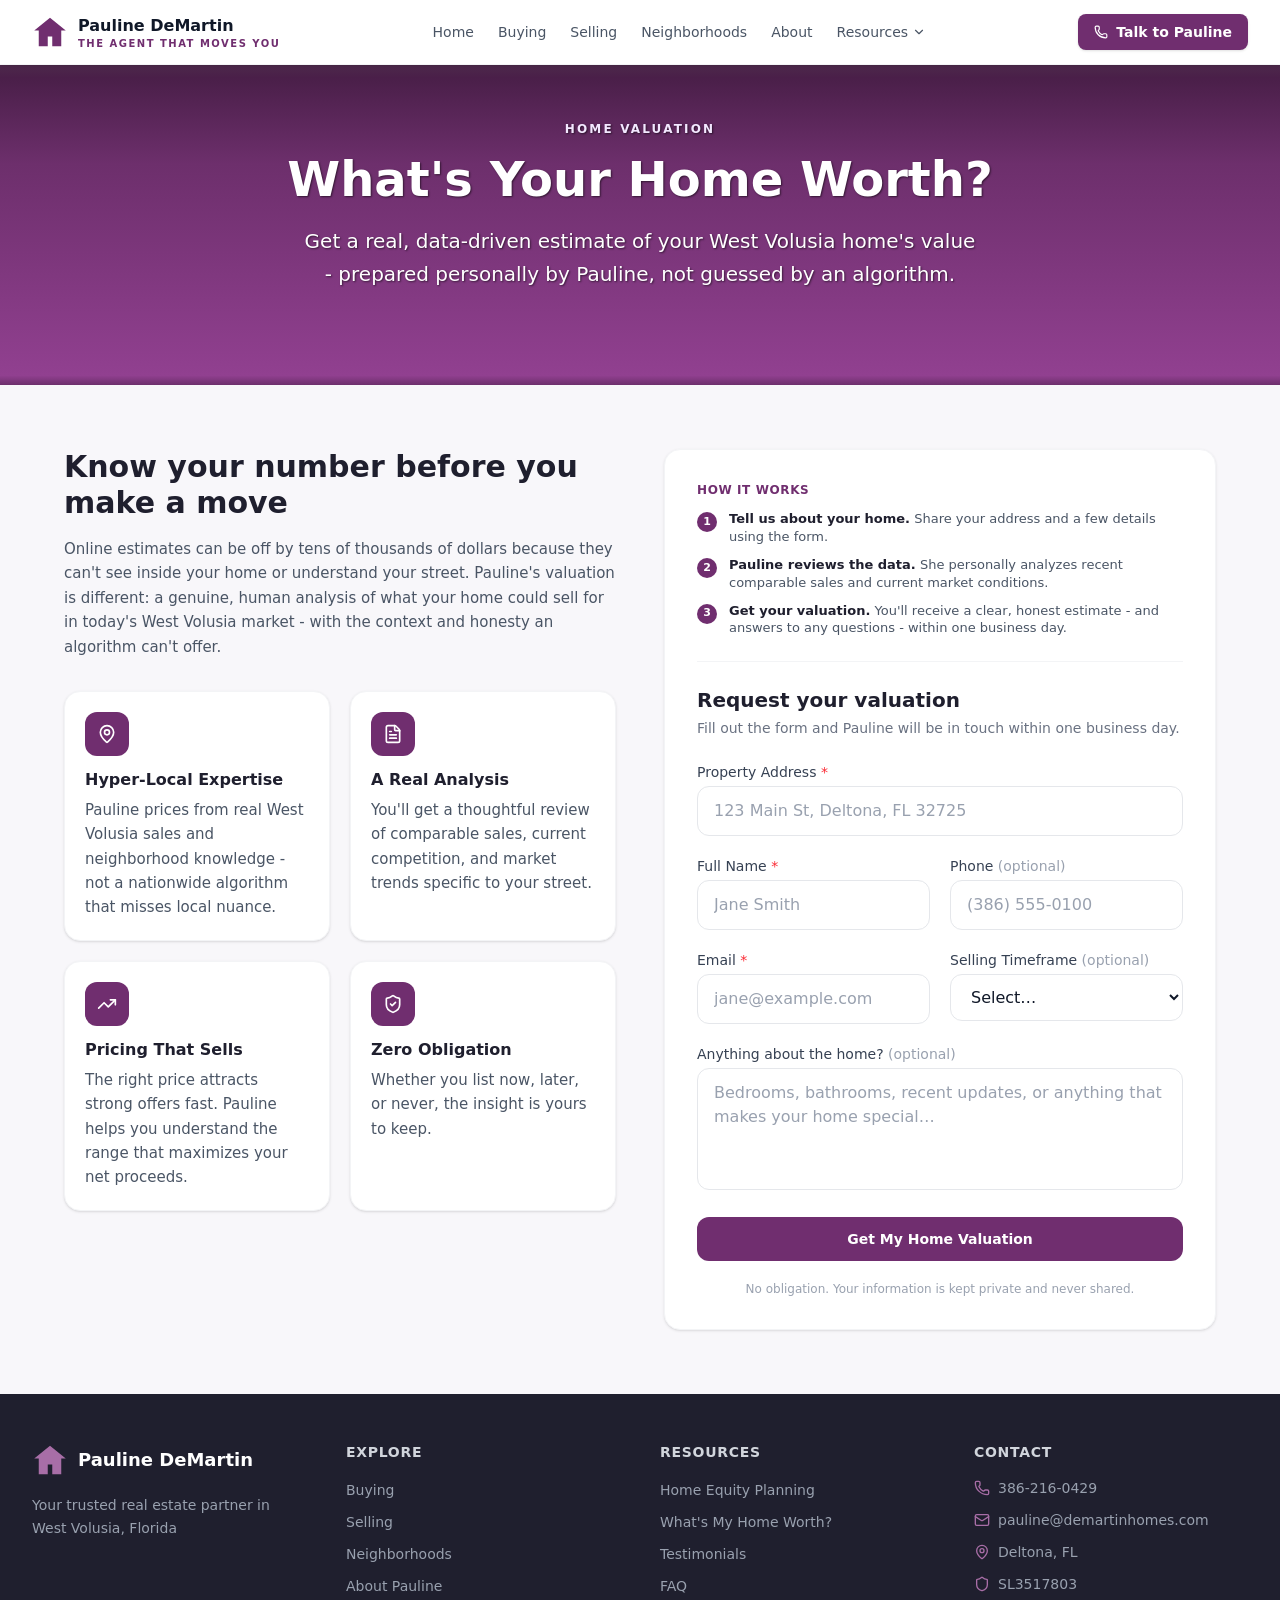
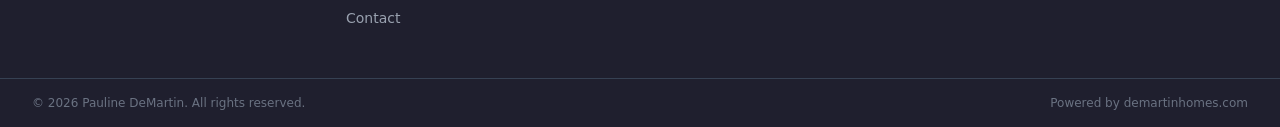
<file: home-valuation/index.html>
<!DOCTYPE html><html lang="en" class="inter_5901b7c6-module__ec5Qua__variable"><head><meta charSet="utf-8"/><meta name="viewport" content="width=device-width, initial-scale=1"/><link rel="preload" href="/_next/static/media/83afe278b6a6bb3c-s.p.2bn3s6zvc0dyp.woff2" as="font" crossorigin="" type="font/woff2"/><link rel="stylesheet" href="/_next/static/chunks/1o2__x182su04.css" data-precedence="next"/><link rel="preload" as="script" fetchPriority="low" href="/_next/static/chunks/21y3go662gzm2.js"/><script src="/_next/static/chunks/2o1jw19xgqkzz.js" async=""></script><script src="/_next/static/chunks/3peubv2924kx4.js" async=""></script><script src="/_next/static/chunks/turbopack-43fj6arzy7gf4.js" async=""></script><script src="/_next/static/chunks/05-c3ty_6dwfk.js" async=""></script><script src="/_next/static/chunks/14mrh2-p_w84d.js" async=""></script><script src="/_next/static/chunks/0hviq0b3yh2y8.js" async=""></script><meta name="next-size-adjust" content=""/><title>What&#x27;s My Home Worth? | Home Valuation | Pauline DeMartin | Pauline DeMartin - West Volusia FL REALTOR</title><meta name="description" content="Get a no-obligation home valuation from Pauline DeMartin. A real, data-driven estimate of your West Volusia home&#x27;s value - prepared personally, not by an algorithm."/><link rel="icon" href="/favicon.ico?favicon.2vob68tjqpejf.ico" sizes="256x256" type="image/x-icon"/><script src="/_next/static/chunks/0cz1d0mv5g_q7.js" noModule=""></script></head><body class="font-sans antialiased"><div hidden=""><!--$--><!--/$--></div><div class="min-h-screen bg-[#F8F7FA] flex flex-col"><header class="sticky top-0 z-50 bg-white/95 backdrop-blur-sm border-b border-gray-100 shadow-sm"><div class="max-w-7xl mx-auto px-4 lg:px-8 flex items-center justify-between h-16"><a class="flex items-center gap-2.5 shrink-0 group" href="/"><svg viewBox="0 0 24 24" class="w-9 h-9 fill-[#702E6F] group-hover:fill-[#5A2559] transition-colors flex-shrink-0" aria-hidden="true"><path d="M12 2.5 1.5 11h3v10.5h6V15h3v6.5h6V11h3L12 2.5z"></path></svg><div class="leading-tight"><p class="text-base font-bold text-gray-900 tracking-normal antialiased subpixel-antialiased">Pauline DeMartin</p><p class="text-[10px] font-semibold text-[#702E6F] uppercase tracking-[0.15em]">The Agent That Moves You</p></div></a><nav class="hidden xl:flex items-center gap-6"><a class="text-sm font-medium transition-colors text-gray-600 hover:text-[#702E6F]" href="/">Home</a><a class="text-sm font-medium transition-colors text-gray-600 hover:text-[#702E6F]" href="/buyers/">Buying</a><a class="text-sm font-medium transition-colors text-gray-600 hover:text-[#702E6F]" href="/sellers/">Selling</a><a class="text-sm font-medium transition-colors text-gray-600 hover:text-[#702E6F]" href="/neighborhoods/">Neighborhoods</a><a class="text-sm font-medium transition-colors text-gray-600 hover:text-[#702E6F]" href="/about/">About</a><div class="relative group"><button type="button" class="flex items-center gap-1 text-sm font-medium text-gray-600 group-hover:text-[#702E6F] transition-colors">Resources <svg xmlns="http://www.w3.org/2000/svg" width="14" height="14" viewBox="0 0 24 24" fill="none" stroke="currentColor" stroke-width="2" stroke-linecap="round" stroke-linejoin="round" class="lucide lucide-chevron-down group-hover:rotate-180 transition-transform" aria-hidden="true"><path d="m6 9 6 6 6-6"></path></svg></button><div class="absolute right-0 top-full pt-3 opacity-0 invisible group-hover:opacity-100 group-hover:visible transition-all duration-150"><div class="w-60 bg-white rounded-xl border border-gray-100 shadow-lg py-2"><a class="block px-4 py-2 text-sm transition-colors text-gray-600 hover:text-[#702E6F] hover:bg-gray-50" href="/home-equity-planning/">Home Equity Planning</a><a class="block px-4 py-2 text-sm transition-colors text-gray-600 hover:text-[#702E6F] hover:bg-gray-50" href="/home-valuation/">What&#x27;s My Home Worth?</a><a class="block px-4 py-2 text-sm transition-colors text-gray-600 hover:text-[#702E6F] hover:bg-gray-50" href="/testimonials/">Testimonials</a><a class="block px-4 py-2 text-sm transition-colors text-gray-600 hover:text-[#702E6F] hover:bg-gray-50" href="/faq/">FAQ</a></div></div></div></nav><div class="flex items-center gap-3"><a class="hidden md:inline-flex items-center gap-2 bg-[#702E6F] hover:bg-[#5A2559] text-white text-sm font-semibold px-4 py-2 rounded-lg transition-colors shadow-sm" href="/contact/"><svg xmlns="http://www.w3.org/2000/svg" width="14" height="14" viewBox="0 0 24 24" fill="none" stroke="currentColor" stroke-width="2" stroke-linecap="round" stroke-linejoin="round" class="lucide lucide-phone" aria-hidden="true"><path d="M13.832 16.568a1 1 0 0 0 1.213-.303l.355-.465A2 2 0 0 1 17 15h3a2 2 0 0 1 2 2v3a2 2 0 0 1-2 2A18 18 0 0 1 2 4a2 2 0 0 1 2-2h3a2 2 0 0 1 2 2v3a2 2 0 0 1-.8 1.6l-.468.351a1 1 0 0 0-.292 1.233 14 14 0 0 0 6.392 6.384"></path></svg>Talk to Pauline</a><button class="xl:hidden p-2 text-gray-600 hover:text-[#702E6F] rounded-md" aria-label="Toggle menu"><svg xmlns="http://www.w3.org/2000/svg" width="22" height="22" viewBox="0 0 24 24" fill="none" stroke="currentColor" stroke-width="2" stroke-linecap="round" stroke-linejoin="round" class="lucide lucide-menu" aria-hidden="true"><path d="M4 5h16"></path><path d="M4 12h16"></path><path d="M4 19h16"></path></svg></button></div></div></header><section class="brand-surface relative flex items-start justify-center min-h-[320px] px-4 pt-14 overflow-hidden"><div class="relative z-10 max-w-3xl mx-auto text-center text-white" style="text-shadow:1px 1px 2px rgba(0,0,0,0.55)"><p class="text-purple-100 text-xs font-semibold uppercase tracking-[0.18em] mb-3">Home Valuation</p><h1 class="text-4xl md:text-5xl font-bold mb-4 leading-tight">What&#x27;s Your Home Worth?</h1><p class="text-xl font-medium text-white max-w-2xl mx-auto leading-relaxed">Get a real, data-driven estimate of your West Volusia home&#x27;s value - prepared personally by Pauline, not guessed by an algorithm.</p></div></section><section class="py-16 px-4"><div class="max-w-6xl mx-auto grid grid-cols-1 lg:grid-cols-2 gap-12 items-start"><div><h2 class="text-3xl font-bold text-[#1F1F2E] mb-4">Know your number before you make a move</h2><p class="text-gray-600 text-[15px] leading-relaxed mb-8">Online estimates can be off by tens of thousands of dollars because they can&#x27;t see inside your home or understand your street. Pauline&#x27;s valuation is different: a genuine, human analysis of what your home could sell for in today&#x27;s West Volusia market - with the context and honesty an algorithm can&#x27;t offer.</p><div class="grid grid-cols-1 sm:grid-cols-2 gap-5"><div class="bg-white rounded-2xl p-5 border border-gray-100 shadow-sm"><div class="w-11 h-11 rounded-xl bg-[#702E6F] flex items-center justify-center mb-3"><svg xmlns="http://www.w3.org/2000/svg" width="20" height="20" viewBox="0 0 24 24" fill="none" stroke="currentColor" stroke-width="2" stroke-linecap="round" stroke-linejoin="round" class="lucide lucide-map-pin text-white" aria-hidden="true"><path d="M20 10c0 4.993-5.539 10.193-7.399 11.799a1 1 0 0 1-1.202 0C9.539 20.193 4 14.993 4 10a8 8 0 0 1 16 0"></path><circle cx="12" cy="10" r="3"></circle></svg></div><h3 class="font-bold text-[#1F1F2E] mb-1.5">Hyper-Local Expertise</h3><p class="text-gray-600 text-[15px] leading-relaxed">Pauline prices from real West Volusia sales and neighborhood knowledge - not a nationwide algorithm that misses local nuance.</p></div><div class="bg-white rounded-2xl p-5 border border-gray-100 shadow-sm"><div class="w-11 h-11 rounded-xl bg-[#702E6F] flex items-center justify-center mb-3"><svg xmlns="http://www.w3.org/2000/svg" width="20" height="20" viewBox="0 0 24 24" fill="none" stroke="currentColor" stroke-width="2" stroke-linecap="round" stroke-linejoin="round" class="lucide lucide-file-text text-white" aria-hidden="true"><path d="M6 22a2 2 0 0 1-2-2V4a2 2 0 0 1 2-2h8a2.4 2.4 0 0 1 1.704.706l3.588 3.588A2.4 2.4 0 0 1 20 8v12a2 2 0 0 1-2 2z"></path><path d="M14 2v5a1 1 0 0 0 1 1h5"></path><path d="M10 9H8"></path><path d="M16 13H8"></path><path d="M16 17H8"></path></svg></div><h3 class="font-bold text-[#1F1F2E] mb-1.5">A Real Analysis</h3><p class="text-gray-600 text-[15px] leading-relaxed">You&#x27;ll get a thoughtful review of comparable sales, current competition, and market trends specific to your street.</p></div><div class="bg-white rounded-2xl p-5 border border-gray-100 shadow-sm"><div class="w-11 h-11 rounded-xl bg-[#702E6F] flex items-center justify-center mb-3"><svg xmlns="http://www.w3.org/2000/svg" width="20" height="20" viewBox="0 0 24 24" fill="none" stroke="currentColor" stroke-width="2" stroke-linecap="round" stroke-linejoin="round" class="lucide lucide-trending-up text-white" aria-hidden="true"><path d="M16 7h6v6"></path><path d="m22 7-8.5 8.5-5-5L2 17"></path></svg></div><h3 class="font-bold text-[#1F1F2E] mb-1.5">Pricing That Sells</h3><p class="text-gray-600 text-[15px] leading-relaxed">The right price attracts strong offers fast. Pauline helps you understand the range that maximizes your net proceeds.</p></div><div class="bg-white rounded-2xl p-5 border border-gray-100 shadow-sm"><div class="w-11 h-11 rounded-xl bg-[#702E6F] flex items-center justify-center mb-3"><svg xmlns="http://www.w3.org/2000/svg" width="20" height="20" viewBox="0 0 24 24" fill="none" stroke="currentColor" stroke-width="2" stroke-linecap="round" stroke-linejoin="round" class="lucide lucide-shield-check text-white" aria-hidden="true"><path d="M20 13c0 5-3.5 7.5-7.66 8.95a1 1 0 0 1-.67-.01C7.5 20.5 4 18 4 13V6a1 1 0 0 1 1-1c2 0 4.5-1.2 6.24-2.72a1.17 1.17 0 0 1 1.52 0C14.51 3.81 17 5 19 5a1 1 0 0 1 1 1z"></path><path d="m9 12 2 2 4-4"></path></svg></div><h3 class="font-bold text-[#1F1F2E] mb-1.5">Zero Obligation</h3><p class="text-gray-600 text-[15px] leading-relaxed">Whether you list now, later, or never, the insight is yours to keep.</p></div></div></div><div class="bg-white rounded-2xl border border-gray-100 shadow-sm p-6 sm:p-8 lg:sticky lg:top-24"><div class="mb-6 pb-6 border-b border-gray-100"><h4 class="text-xs font-bold uppercase tracking-wider text-[#702E6F] mb-3">How it works</h4><ol class="space-y-2.5"><li class="flex gap-3"><span class="w-5 h-5 rounded-full bg-[#702E6F] text-white text-[11px] font-bold flex items-center justify-center flex-shrink-0 mt-0.5">1</span><p class="text-[13px] text-gray-600 leading-snug"><span class="font-semibold text-[#1F1F2E]">Tell us about your home<!-- -->.</span> <!-- -->Share your address and a few details using the form.</p></li><li class="flex gap-3"><span class="w-5 h-5 rounded-full bg-[#702E6F] text-white text-[11px] font-bold flex items-center justify-center flex-shrink-0 mt-0.5">2</span><p class="text-[13px] text-gray-600 leading-snug"><span class="font-semibold text-[#1F1F2E]">Pauline reviews the data<!-- -->.</span> <!-- -->She personally analyzes recent comparable sales and current market conditions.</p></li><li class="flex gap-3"><span class="w-5 h-5 rounded-full bg-[#702E6F] text-white text-[11px] font-bold flex items-center justify-center flex-shrink-0 mt-0.5">3</span><p class="text-[13px] text-gray-600 leading-snug"><span class="font-semibold text-[#1F1F2E]">Get your valuation<!-- -->.</span> <!-- -->You&#x27;ll receive a clear, honest estimate - and answers to any questions - within one business day.</p></li></ol></div><h3 class="text-xl font-bold text-[#1F1F2E] mb-1">Request your valuation</h3><p class="text-gray-500 text-sm mb-6">Fill out the form and Pauline will be in touch within one business day.</p><form class="space-y-5"><div><label for="address" class="block text-sm font-medium text-gray-700 mb-1">Property Address <span class="text-red-500">*</span></label><input id="address" type="text" required="" placeholder="123 Main St, Deltona, FL 32725" class="w-full px-4 py-3 rounded-xl border border-gray-200 focus:outline-none focus:ring-2 focus:ring-[#702E6F] focus:border-transparent transition bg-white text-gray-900 placeholder-gray-400" name="address" value=""/></div><div class="grid grid-cols-1 sm:grid-cols-2 gap-5"><div><label for="name" class="block text-sm font-medium text-gray-700 mb-1">Full Name <span class="text-red-500">*</span></label><input id="name" type="text" required="" placeholder="Jane Smith" class="w-full px-4 py-3 rounded-xl border border-gray-200 focus:outline-none focus:ring-2 focus:ring-[#702E6F] focus:border-transparent transition bg-white text-gray-900 placeholder-gray-400" name="name" value=""/></div><div><label for="phone" class="block text-sm font-medium text-gray-700 mb-1">Phone <span class="text-gray-400 font-normal">(optional)</span></label><input id="phone" type="tel" placeholder="(386) 555-0100" class="w-full px-4 py-3 rounded-xl border border-gray-200 focus:outline-none focus:ring-2 focus:ring-[#702E6F] focus:border-transparent transition bg-white text-gray-900 placeholder-gray-400" name="phone" value=""/></div></div><div class="grid grid-cols-1 sm:grid-cols-2 gap-5"><div><label for="email" class="block text-sm font-medium text-gray-700 mb-1">Email <span class="text-red-500">*</span></label><input id="email" type="email" required="" placeholder="jane@example.com" class="w-full px-4 py-3 rounded-xl border border-gray-200 focus:outline-none focus:ring-2 focus:ring-[#702E6F] focus:border-transparent transition bg-white text-gray-900 placeholder-gray-400" name="email" value=""/></div><div><label for="timeframe" class="block text-sm font-medium text-gray-700 mb-1">Selling Timeframe <span class="text-gray-400 font-normal">(optional)</span></label><select id="timeframe" name="timeframe" class="w-full px-4 py-3 rounded-xl border border-gray-200 focus:outline-none focus:ring-2 focus:ring-[#702E6F] focus:border-transparent transition bg-white text-gray-900 placeholder-gray-400"><option value="" selected="">Select…</option><option value="ASAP">As soon as possible</option><option value="1-3 months">1–3 months</option><option value="3-6 months">3–6 months</option><option value="6-12 months">6–12 months</option><option value="Just curious">Just curious about value</option></select></div></div><div><label for="details" class="block text-sm font-medium text-gray-700 mb-1">Anything about the home?<!-- --> <span class="text-gray-400 font-normal">(optional)</span></label><textarea id="details" name="details" rows="4" placeholder="Bedrooms, bathrooms, recent updates, or anything that makes your home special…" class="w-full px-4 py-3 rounded-xl border border-gray-200 focus:outline-none focus:ring-2 focus:ring-[#702E6F] focus:border-transparent transition bg-white text-gray-900 placeholder-gray-400 resize-none"></textarea></div><button type="submit" class="w-full py-3 px-6 bg-[#702E6F] text-white font-semibold rounded-xl hover:bg-[#5A2559] disabled:opacity-60 disabled:cursor-not-allowed transition-colors duration-200 text-sm">Get My Home Valuation</button><p class="text-xs text-gray-400 text-center">No obligation. Your information is kept private and never shared.</p></form></div></div></section><footer class="bg-[#1F1F2E] text-white"><div class="max-w-7xl mx-auto px-4 sm:px-6 lg:px-8 py-12"><div class="grid grid-cols-1 sm:grid-cols-2 lg:grid-cols-4 gap-10"><div><div class="flex items-center gap-2.5 mb-4"><svg viewBox="0 0 24 24" class="w-9 h-9 fill-[#A86EA7] flex-shrink-0" aria-hidden="true"><path d="M12 2.5 1.5 11h3v10.5h6V15h3v6.5h6V11h3L12 2.5z"></path></svg><span class="font-semibold text-lg">Pauline DeMartin</span></div><p class="text-gray-400 text-sm leading-relaxed">Your trusted real estate partner in West Volusia, Florida</p></div><div><h3 class="font-semibold text-sm uppercase tracking-wider text-gray-300 mb-4">Explore</h3><ul class="space-y-2"><li><a class="text-gray-400 hover:text-[#A86EA7] text-sm transition-colors duration-150" href="/buyers/">Buying</a></li><li><a class="text-gray-400 hover:text-[#A86EA7] text-sm transition-colors duration-150" href="/sellers/">Selling</a></li><li><a class="text-gray-400 hover:text-[#A86EA7] text-sm transition-colors duration-150" href="/neighborhoods/">Neighborhoods</a></li><li><a class="text-gray-400 hover:text-[#A86EA7] text-sm transition-colors duration-150" href="/about/">About Pauline</a></li><li><a class="text-gray-400 hover:text-[#A86EA7] text-sm transition-colors duration-150" href="/contact/">Contact</a></li></ul></div><div><h3 class="font-semibold text-sm uppercase tracking-wider text-gray-300 mb-4">Resources</h3><ul class="space-y-2"><li><a class="text-gray-400 hover:text-[#A86EA7] text-sm transition-colors duration-150" href="/home-equity-planning/">Home Equity Planning</a></li><li><a class="text-gray-400 hover:text-[#A86EA7] text-sm transition-colors duration-150" href="/home-valuation/">What&#x27;s My Home Worth?</a></li><li><a class="text-gray-400 hover:text-[#A86EA7] text-sm transition-colors duration-150" href="/testimonials/">Testimonials</a></li><li><a class="text-gray-400 hover:text-[#A86EA7] text-sm transition-colors duration-150" href="/faq/">FAQ</a></li></ul></div><div><h3 class="font-semibold text-sm uppercase tracking-wider text-gray-300 mb-4">Contact</h3><ul class="space-y-3"><li class="flex items-start gap-2 text-sm text-gray-400"><svg xmlns="http://www.w3.org/2000/svg" width="16" height="16" viewBox="0 0 24 24" fill="none" stroke="currentColor" stroke-width="2" stroke-linecap="round" stroke-linejoin="round" class="lucide lucide-phone mt-0.5 text-[#A86EA7] flex-shrink-0" aria-hidden="true"><path d="M13.832 16.568a1 1 0 0 0 1.213-.303l.355-.465A2 2 0 0 1 17 15h3a2 2 0 0 1 2 2v3a2 2 0 0 1-2 2A18 18 0 0 1 2 4a2 2 0 0 1 2-2h3a2 2 0 0 1 2 2v3a2 2 0 0 1-.8 1.6l-.468.351a1 1 0 0 0-.292 1.233 14 14 0 0 0 6.392 6.384"></path></svg><a href="tel:386-216-0429" class="hover:text-[#A86EA7] transition-colors">386-216-0429</a></li><li class="flex items-start gap-2 text-sm text-gray-400"><svg xmlns="http://www.w3.org/2000/svg" width="16" height="16" viewBox="0 0 24 24" fill="none" stroke="currentColor" stroke-width="2" stroke-linecap="round" stroke-linejoin="round" class="lucide lucide-mail mt-0.5 text-[#A86EA7] flex-shrink-0" aria-hidden="true"><path d="m22 7-8.991 5.727a2 2 0 0 1-2.009 0L2 7"></path><rect x="2" y="4" width="20" height="16" rx="2"></rect></svg><a href="mailto:pauline@demartinhomes.com" class="hover:text-[#A86EA7] transition-colors break-all">pauline@demartinhomes.com</a></li><li class="flex items-start gap-2 text-sm text-gray-400"><svg xmlns="http://www.w3.org/2000/svg" width="16" height="16" viewBox="0 0 24 24" fill="none" stroke="currentColor" stroke-width="2" stroke-linecap="round" stroke-linejoin="round" class="lucide lucide-map-pin mt-0.5 text-[#A86EA7] flex-shrink-0" aria-hidden="true"><path d="M20 10c0 4.993-5.539 10.193-7.399 11.799a1 1 0 0 1-1.202 0C9.539 20.193 4 14.993 4 10a8 8 0 0 1 16 0"></path><circle cx="12" cy="10" r="3"></circle></svg><span>Deltona, FL</span></li><li class="flex items-start gap-2 text-sm text-gray-400"><svg xmlns="http://www.w3.org/2000/svg" width="16" height="16" viewBox="0 0 24 24" fill="none" stroke="currentColor" stroke-width="2" stroke-linecap="round" stroke-linejoin="round" class="lucide lucide-shield mt-0.5 text-[#A86EA7] flex-shrink-0" aria-hidden="true"><path d="M20 13c0 5-3.5 7.5-7.66 8.95a1 1 0 0 1-.67-.01C7.5 20.5 4 18 4 13V6a1 1 0 0 1 1-1c2 0 4.5-1.2 6.24-2.72a1.17 1.17 0 0 1 1.52 0C14.51 3.81 17 5 19 5a1 1 0 0 1 1 1z"></path></svg><span>SL3517803</span></li></ul></div></div></div><div class="border-t border-gray-700"><div class="max-w-7xl mx-auto px-4 sm:px-6 lg:px-8 py-4 flex flex-col sm:flex-row items-center justify-between gap-2"><p class="text-gray-500 text-xs">© <!-- -->2026<!-- --> Pauline DeMartin. All rights reserved.</p><p class="text-gray-500 text-xs">Powered by<!-- --> <a href="https://demartinhomes.com" class="hover:text-[#A86EA7] transition-colors">demartinhomes.com</a></p></div></div></footer></div><!--$--><!--/$--><script src="/_next/static/chunks/21y3go662gzm2.js" id="_R_" async=""></script><script>(self.__next_f=self.__next_f||[]).push([0])</script><script>self.__next_f.push([1,"1:\"$Sreact.fragment\"\n2:I[39756,[\"/_next/static/chunks/05-c3ty_6dwfk.js\",\"/_next/static/chunks/14mrh2-p_w84d.js\"],\"default\"]\n3:I[37457,[\"/_next/static/chunks/05-c3ty_6dwfk.js\",\"/_next/static/chunks/14mrh2-p_w84d.js\"],\"default\"]\n4:I[45678,[\"/_next/static/chunks/05-c3ty_6dwfk.js\",\"/_next/static/chunks/14mrh2-p_w84d.js\",\"/_next/static/chunks/0hviq0b3yh2y8.js\"],\"default\"]\n5:I[22016,[\"/_next/static/chunks/05-c3ty_6dwfk.js\",\"/_next/static/chunks/14mrh2-p_w84d.js\",\"/_next/static/chunks/0hviq0b3yh2y8.js\"],\"\"]\nd:I[68027,[\"/_next/static/chunks/05-c3ty_6dwfk.js\",\"/_next/static/chunks/14mrh2-p_w84d.js\"],\"default\",1]\n:HL[\"/_next/static/chunks/1o2__x182su04.css\",\"style\"]\n:HL[\"/_next/static/media/83afe278b6a6bb3c-s.p.2bn3s6zvc0dyp.woff2\",\"font\",{\"crossOrigin\":\"\",\"type\":\"font/woff2\"}]\n"])</script><script>self.__next_f.push([1,"0:{\"P\":null,\"c\":[\"\",\"home-valuation\",\"\"],\"q\":\"\",\"i\":false,\"f\":[[[\"\",{\"children\":[\"home-valuation\",{\"children\":[\"__PAGE__\",{}]}]},\"$undefined\",\"$undefined\",16],[[\"$\",\"$1\",\"c\",{\"children\":[[[\"$\",\"link\",\"0\",{\"rel\":\"stylesheet\",\"href\":\"/_next/static/chunks/1o2__x182su04.css\",\"precedence\":\"next\",\"crossOrigin\":\"$undefined\",\"nonce\":\"$undefined\"}],[\"$\",\"script\",\"script-0\",{\"src\":\"/_next/static/chunks/05-c3ty_6dwfk.js\",\"async\":true,\"nonce\":\"$undefined\"}],[\"$\",\"script\",\"script-1\",{\"src\":\"/_next/static/chunks/14mrh2-p_w84d.js\",\"async\":true,\"nonce\":\"$undefined\"}]],[\"$\",\"html\",null,{\"lang\":\"en\",\"className\":\"inter_5901b7c6-module__ec5Qua__variable\",\"children\":[\"$\",\"body\",null,{\"className\":\"font-sans antialiased\",\"children\":[\"$\",\"$L2\",null,{\"parallelRouterKey\":\"children\",\"error\":\"$undefined\",\"errorStyles\":\"$undefined\",\"errorScripts\":\"$undefined\",\"template\":[\"$\",\"$L3\",null,{}],\"templateStyles\":\"$undefined\",\"templateScripts\":\"$undefined\",\"notFound\":[[\"$\",\"div\",null,{\"className\":\"min-h-screen bg-[#F8F7FA] flex flex-col\",\"children\":[[\"$\",\"$L4\",null,{}],[\"$\",\"main\",null,{\"className\":\"flex-1 flex items-center justify-center px-4 py-24\",\"children\":[\"$\",\"div\",null,{\"className\":\"text-center max-w-lg\",\"children\":[[\"$\",\"div\",null,{\"className\":\"text-[120px] md:text-[160px] font-bold text-[#702E6F] leading-none opacity-15 select-none mb-0\",\"children\":\"404\"}],[\"$\",\"div\",null,{\"className\":\"-mt-6 mb-6\",\"children\":[[\"$\",\"h1\",null,{\"className\":\"text-3xl md:text-4xl font-bold text-[#1F1F2E] mb-3\",\"children\":\"Page Not Found\"}],[\"$\",\"p\",null,{\"className\":\"text-gray-500 text-base leading-relaxed\",\"children\":\"Sorry, we couldn't find the page you're looking for. It may have been moved, renamed, or never existed.\"}]]}],[\"$\",\"div\",null,{\"className\":\"flex flex-col sm:flex-row items-center justify-center gap-3\",\"children\":[[\"$\",\"$L5\",null,{\"href\":\"/\",\"className\":\"inline-block px-6 py-3 bg-[#702E6F] text-white font-semibold rounded-xl hover:bg-[#5A2559] transition-colors duration-200 text-sm shadow-sm w-full sm:w-auto\",\"children\":\"Go Home\"}],[\"$\",\"$L5\",null,{\"href\":\"/contact\",\"className\":\"inline-block px-6 py-3 bg-white text-[#702E6F] font-semibold rounded-xl border border-[#702E6F] hover:bg-purple-50 transition-colors duration-200 text-sm w-full sm:w-auto\",\"children\":\"Contact Pauline\"}]]}]]}]}],[\"$\",\"footer\",null,{\"className\":\"bg-[#1F1F2E] text-white\",\"children\":[[\"$\",\"div\",null,{\"className\":\"max-w-7xl mx-auto px-4 sm:px-6 lg:px-8 py-12\",\"children\":[\"$\",\"div\",null,{\"className\":\"grid grid-cols-1 sm:grid-cols-2 lg:grid-cols-4 gap-10\",\"children\":[[\"$\",\"div\",null,{\"children\":[[\"$\",\"div\",null,{\"className\":\"flex items-center gap-2.5 mb-4\",\"children\":[[\"$\",\"svg\",null,{\"viewBox\":\"0 0 24 24\",\"className\":\"w-9 h-9 fill-[#A86EA7] flex-shrink-0\",\"aria-hidden\":\"true\",\"children\":[\"$\",\"path\",null,{\"d\":\"M12 2.5 1.5 11h3v10.5h6V15h3v6.5h6V11h3L12 2.5z\"}]}],[\"$\",\"span\",null,{\"className\":\"font-semibold text-lg\",\"children\":\"Pauline DeMartin\"}]]}],[\"$\",\"p\",null,{\"className\":\"text-gray-400 text-sm leading-relaxed\",\"children\":\"The Agent That Moves You - helping you navigate every housing transition with confidence, here in West Volusia, Florida.\"}]]}],[\"$\",\"div\",null,{\"children\":[[\"$\",\"h3\",null,{\"className\":\"font-semibold text-sm uppercase tracking-wider text-gray-300 mb-4\",\"children\":\"Explore\"}],[\"$\",\"ul\",null,{\"className\":\"space-y-2\",\"children\":[[\"$\",\"li\",\"/buyers\",{\"children\":[\"$\",\"$L5\",null,{\"href\":\"/buyers\",\"className\":\"text-gray-400 hover:text-[#A86EA7] text-sm transition-colors duration-150\",\"children\":\"Buying\"}]}],[\"$\",\"li\",\"/sellers\",{\"children\":[\"$\",\"$L5\",null,{\"href\":\"/sellers\",\"className\":\"text-gray-400 hover:text-[#A86EA7] text-sm transition-colors duration-150\",\"children\":\"Selling\"}]}],[\"$\",\"li\",\"/neighborhoods\",{\"children\":[\"$\",\"$L5\",null,{\"href\":\"/neighborhoods\",\"className\":\"text-gray-400 hover:text-[#A86EA7] text-sm transition-colors duration-150\",\"children\":\"Neighborhoods\"}]}],[\"$\",\"li\",\"/about\",{\"children\":[\"$\",\"$L5\",null,{\"href\":\"/about\",\"className\":\"text-gray-400 hover:text-[#A86EA7] text-sm transition-colors duration-150\",\"children\":\"About Pauline\"}]}],[\"$\",\"li\",\"/contact\",{\"children\":[\"$\",\"$L5\",null,{\"href\":\"/contact\",\"className\":\"text-gray-400 hover:text-[#A86EA7] text-sm transition-colors duration-150\",\"children\":\"Contact\"}]}]]}]]}],[\"$\",\"div\",null,{\"children\":[[\"$\",\"h3\",null,{\"className\":\"font-semibold text-sm uppercase tracking-wider text-gray-300 mb-4\",\"children\":\"Resources\"}],\"$L6\"]}],\"$L7\"]}]}],\"$L8\"]}]]}],[]],\"forbidden\":\"$undefined\",\"unauthorized\":\"$undefined\"}]}]}]]}],{\"children\":[\"$L9\",{\"children\":[\"$La\",{},null,false,null]},null,false,\"$@b\"]},null,false,null],\"$Lc\",false]],\"m\":\"$undefined\",\"G\":[\"$d\",[\"$Le\"]],\"S\":true,\"h\":null,\"s\":\"$undefined\",\"l\":\"$undefined\",\"p\":\"$undefined\",\"d\":\"$undefined\",\"b\":\"Izmwsn5FGJajeOmiXzIKZ\"}\n"])</script><script>self.__next_f.push([1,"f:I[5014,[\"/_next/static/chunks/05-c3ty_6dwfk.js\",\"/_next/static/chunks/14mrh2-p_w84d.js\",\"/_next/static/chunks/0hviq0b3yh2y8.js\"],\"default\"]\n11:I[97367,[\"/_next/static/chunks/05-c3ty_6dwfk.js\",\"/_next/static/chunks/14mrh2-p_w84d.js\"],\"OutletBoundary\"]\n12:\"$Sreact.suspense\"\n15:I[97367,[\"/_next/static/chunks/05-c3ty_6dwfk.js\",\"/_next/static/chunks/14mrh2-p_w84d.js\"],\"ViewportBoundary\"]\n17:I[97367,[\"/_next/static/chunks/05-c3ty_6dwfk.js\",\"/_next/static/chunks/14mrh2-p_w84d.js\"],\"MetadataBoundary\"]\n6:[\"$\",\"ul\",null,{\"className\":\"space-y-2\",\"children\":[[\"$\",\"li\",\"/home-equity-planning\",{\"children\":[\"$\",\"$L5\",null,{\"href\":\"/home-equity-planning\",\"className\":\"text-gray-400 hover:text-[#A86EA7] text-sm transition-colors duration-150\",\"children\":\"Home Equity Planning\"}]}],[\"$\",\"li\",\"/home-valuation\",{\"children\":[\"$\",\"$L5\",null,{\"href\":\"/home-valuation\",\"className\":\"text-gray-400 hover:text-[#A86EA7] text-sm transition-colors duration-150\",\"children\":\"What's My Home Worth?\"}]}],[\"$\",\"li\",\"/testimonials\",{\"children\":[\"$\",\"$L5\",null,{\"href\":\"/testimonials\",\"className\":\"text-gray-400 hover:text-[#A86EA7] text-sm transition-colors duration-150\",\"children\":\"Testimonials\"}]}],[\"$\",\"li\",\"/faq\",{\"children\":[\"$\",\"$L5\",null,{\"href\":\"/faq\",\"className\":\"text-gray-400 hover:text-[#A86EA7] text-sm transition-colors duration-150\",\"children\":\"FAQ\"}]}]]}]\n"])</script><script>self.__next_f.push([1,"7:[\"$\",\"div\",null,{\"children\":[[\"$\",\"h3\",null,{\"className\":\"font-semibold text-sm uppercase tracking-wider text-gray-300 mb-4\",\"children\":\"Contact\"}],[\"$\",\"ul\",null,{\"className\":\"space-y-3\",\"children\":[[\"$\",\"li\",null,{\"className\":\"flex items-start gap-2 text-sm text-gray-400\",\"children\":[[\"$\",\"$Lf\",null,{\"ref\":\"$undefined\",\"iconNode\":[[\"path\",{\"d\":\"M13.832 16.568a1 1 0 0 0 1.213-.303l.355-.465A2 2 0 0 1 17 15h3a2 2 0 0 1 2 2v3a2 2 0 0 1-2 2A18 18 0 0 1 2 4a2 2 0 0 1 2-2h3a2 2 0 0 1 2 2v3a2 2 0 0 1-.8 1.6l-.468.351a1 1 0 0 0-.292 1.233 14 14 0 0 0 6.392 6.384\",\"key\":\"9njp5v\"}]],\"className\":\"lucide-phone mt-0.5 text-[#A86EA7] flex-shrink-0\",\"size\":16}],[\"$\",\"a\",null,{\"href\":\"tel:386-216-0429\",\"className\":\"hover:text-[#A86EA7] transition-colors\",\"children\":\"386-216-0429\"}]]}],[\"$\",\"li\",null,{\"className\":\"flex items-start gap-2 text-sm text-gray-400\",\"children\":[[\"$\",\"$Lf\",null,{\"ref\":\"$undefined\",\"iconNode\":[[\"path\",{\"d\":\"m22 7-8.991 5.727a2 2 0 0 1-2.009 0L2 7\",\"key\":\"132q7q\"}],[\"rect\",{\"x\":\"2\",\"y\":\"4\",\"width\":\"20\",\"height\":\"16\",\"rx\":\"2\",\"key\":\"izxlao\"}]],\"className\":\"lucide-mail mt-0.5 text-[#A86EA7] flex-shrink-0\",\"size\":16}],[\"$\",\"a\",null,{\"href\":\"mailto:pauline@demartinhomes.com\",\"className\":\"hover:text-[#A86EA7] transition-colors break-all\",\"children\":\"pauline@demartinhomes.com\"}]]}],[\"$\",\"li\",null,{\"className\":\"flex items-start gap-2 text-sm text-gray-400\",\"children\":[[\"$\",\"$Lf\",null,{\"ref\":\"$undefined\",\"iconNode\":[[\"path\",{\"d\":\"M20 10c0 4.993-5.539 10.193-7.399 11.799a1 1 0 0 1-1.202 0C9.539 20.193 4 14.993 4 10a8 8 0 0 1 16 0\",\"key\":\"1r0f0z\"}],[\"circle\",{\"cx\":\"12\",\"cy\":\"10\",\"r\":\"3\",\"key\":\"ilqhr7\"}]],\"className\":\"lucide-map-pin mt-0.5 text-[#A86EA7] flex-shrink-0\",\"size\":16}],[\"$\",\"span\",null,{\"children\":\"Deltona, FL\"}]]}],[\"$\",\"li\",null,{\"className\":\"flex items-start gap-2 text-sm text-gray-400\",\"children\":[[\"$\",\"$Lf\",null,{\"ref\":\"$undefined\",\"iconNode\":[[\"path\",{\"d\":\"M20 13c0 5-3.5 7.5-7.66 8.95a1 1 0 0 1-.67-.01C7.5 20.5 4 18 4 13V6a1 1 0 0 1 1-1c2 0 4.5-1.2 6.24-2.72a1.17 1.17 0 0 1 1.52 0C14.51 3.81 17 5 19 5a1 1 0 0 1 1 1z\",\"key\":\"oel41y\"}]],\"className\":\"lucide-shield mt-0.5 text-[#A86EA7] flex-shrink-0\",\"size\":16}],[\"$\",\"span\",null,{\"children\":\"SL3517803\"}]]}]]}]]}]\n"])</script><script>self.__next_f.push([1,"8:[\"$\",\"div\",null,{\"className\":\"border-t border-gray-700\",\"children\":[\"$\",\"div\",null,{\"className\":\"max-w-7xl mx-auto px-4 sm:px-6 lg:px-8 py-4 flex flex-col sm:flex-row items-center justify-between gap-2\",\"children\":[[\"$\",\"p\",null,{\"className\":\"text-gray-500 text-xs\",\"children\":[\"© \",2026,\" Pauline DeMartin. All rights reserved.\"]}],[\"$\",\"p\",null,{\"className\":\"text-gray-500 text-xs\",\"children\":[\"Powered by\",\" \",[\"$\",\"a\",null,{\"href\":\"https://demartinhomes.com\",\"className\":\"hover:text-[#A86EA7] transition-colors\",\"children\":\"demartinhomes.com\"}]]}]]}]}]\n9:[\"$\",\"$1\",\"c\",{\"children\":[null,[\"$\",\"$L2\",null,{\"parallelRouterKey\":\"children\",\"error\":\"$undefined\",\"errorStyles\":\"$undefined\",\"errorScripts\":\"$undefined\",\"template\":[\"$\",\"$L3\",null,{}],\"templateStyles\":\"$undefined\",\"templateScripts\":\"$undefined\",\"notFound\":\"$undefined\",\"forbidden\":\"$undefined\",\"unauthorized\":\"$undefined\"}]]}]\na:[\"$\",\"$1\",\"c\",{\"children\":[\"$L10\",[[\"$\",\"script\",\"script-0\",{\"src\":\"/_next/static/chunks/0hviq0b3yh2y8.js\",\"async\":true,\"nonce\":\"$undefined\"}]],[\"$\",\"$L11\",null,{\"children\":[\"$\",\"$12\",null,{\"name\":\"Next.MetadataOutlet\",\"children\":\"$@13\"}]}]]}]\n14:[]\nb:\"$W14\"\nc:[\"$\",\"$1\",\"h\",{\"children\":[null,[\"$\",\"$L15\",null,{\"children\":\"$L16\"}],[\"$\",\"div\",null,{\"hidden\":true,\"children\":[\"$\",\"$L17\",null,{\"children\":[\"$\",\"$12\",null,{\"name\":\"Next.Metadata\",\"children\":\"$L18\"}]}]}],[\"$\",\"meta\",null,{\"name\":\"next-size-adjust\",\"content\":\"\"}]]}]\ne:[\"$\",\"link\",\"0\",{\"rel\":\"stylesheet\",\"href\":\"/_next/static/chunks/1o2__x182su04.css\",\"precedence\":\"next\",\"crossOrigin\":\"$undefined\",\"nonce\":\"$undefined\"}]\n"])</script><script>self.__next_f.push([1,"10:[\"$\",\"div\",null,{\"className\":\"min-h-screen bg-[#F8F7FA] flex flex-col\",\"children\":[[\"$\",\"$L4\",null,{}],[\"$\",\"section\",null,{\"className\":\"brand-surface relative flex items-start justify-center min-h-[320px] px-4 pt-14 overflow-hidden\",\"children\":[\"$\",\"div\",null,{\"className\":\"relative z-10 max-w-3xl mx-auto text-center text-white\",\"style\":{\"textShadow\":\"1px 1px 2px rgba(0,0,0,0.55)\"},\"children\":[[\"$\",\"p\",null,{\"className\":\"text-purple-100 text-xs font-semibold uppercase tracking-[0.18em] mb-3\",\"children\":\"Home Valuation\"}],[\"$\",\"h1\",null,{\"className\":\"text-4xl md:text-5xl font-bold mb-4 leading-tight\",\"children\":\"What's Your Home Worth?\"}],[\"$\",\"p\",null,{\"className\":\"text-xl font-medium text-white max-w-2xl mx-auto leading-relaxed\",\"children\":\"Get a real, data-driven estimate of your West Volusia home's value - prepared personally by Pauline, not guessed by an algorithm.\"}]]}]}],[\"$\",\"section\",null,{\"className\":\"py-16 px-4\",\"children\":[\"$\",\"div\",null,{\"className\":\"max-w-6xl mx-auto grid grid-cols-1 lg:grid-cols-2 gap-12 items-start\",\"children\":[[\"$\",\"div\",null,{\"children\":[[\"$\",\"h2\",null,{\"className\":\"text-3xl font-bold text-[#1F1F2E] mb-4\",\"children\":\"Know your number before you make a move\"}],[\"$\",\"p\",null,{\"className\":\"text-gray-600 text-[15px] leading-relaxed mb-8\",\"children\":\"Online estimates can be off by tens of thousands of dollars because they can't see inside your home or understand your street. Pauline's valuation is different: a genuine, human analysis of what your home could sell for in today's West Volusia market - with the context and honesty an algorithm can't offer.\"}],[\"$\",\"div\",null,{\"className\":\"grid grid-cols-1 sm:grid-cols-2 gap-5\",\"children\":[[\"$\",\"div\",\"Hyper-Local Expertise\",{\"className\":\"bg-white rounded-2xl p-5 border border-gray-100 shadow-sm\",\"children\":[[\"$\",\"div\",null,{\"className\":\"w-11 h-11 rounded-xl bg-[#702E6F] flex items-center justify-center mb-3\",\"children\":[\"$\",\"$Lf\",null,{\"ref\":\"$undefined\",\"iconNode\":\"$7:props:children:1:props:children:2:props:children:0:props:iconNode\",\"className\":\"lucide-map-pin text-white\",\"size\":20}]}],[\"$\",\"h3\",null,{\"className\":\"font-bold text-[#1F1F2E] mb-1.5\",\"children\":\"Hyper-Local Expertise\"}],[\"$\",\"p\",null,{\"className\":\"text-gray-600 text-[15px] leading-relaxed\",\"children\":\"Pauline prices from real West Volusia sales and neighborhood knowledge - not a nationwide algorithm that misses local nuance.\"}]]}],[\"$\",\"div\",\"A Real Analysis\",{\"className\":\"bg-white rounded-2xl p-5 border border-gray-100 shadow-sm\",\"children\":[[\"$\",\"div\",null,{\"className\":\"w-11 h-11 rounded-xl bg-[#702E6F] flex items-center justify-center mb-3\",\"children\":[\"$\",\"$Lf\",null,{\"ref\":\"$undefined\",\"iconNode\":[[\"path\",{\"d\":\"M6 22a2 2 0 0 1-2-2V4a2 2 0 0 1 2-2h8a2.4 2.4 0 0 1 1.704.706l3.588 3.588A2.4 2.4 0 0 1 20 8v12a2 2 0 0 1-2 2z\",\"key\":\"1oefj6\"}],[\"path\",{\"d\":\"M14 2v5a1 1 0 0 0 1 1h5\",\"key\":\"wfsgrz\"}],[\"path\",{\"d\":\"M10 9H8\",\"key\":\"b1mrlr\"}],[\"path\",{\"d\":\"M16 13H8\",\"key\":\"t4e002\"}],[\"path\",{\"d\":\"M16 17H8\",\"key\":\"z1uh3a\"}]],\"className\":\"lucide-file-text text-white\",\"size\":20}]}],[\"$\",\"h3\",null,{\"className\":\"font-bold text-[#1F1F2E] mb-1.5\",\"children\":\"A Real Analysis\"}],[\"$\",\"p\",null,{\"className\":\"text-gray-600 text-[15px] leading-relaxed\",\"children\":\"You'll get a thoughtful review of comparable sales, current competition, and market trends specific to your street.\"}]]}],[\"$\",\"div\",\"Pricing That Sells\",{\"className\":\"bg-white rounded-2xl p-5 border border-gray-100 shadow-sm\",\"children\":[[\"$\",\"div\",null,{\"className\":\"w-11 h-11 rounded-xl bg-[#702E6F] flex items-center justify-center mb-3\",\"children\":[\"$\",\"$Lf\",null,{\"ref\":\"$undefined\",\"iconNode\":[[\"path\",{\"d\":\"M16 7h6v6\",\"key\":\"box55l\"}],[\"path\",{\"d\":\"m22 7-8.5 8.5-5-5L2 17\",\"key\":\"1t1m79\"}]],\"className\":\"lucide-trending-up text-white\",\"size\":20}]}],[\"$\",\"h3\",null,{\"className\":\"font-bold text-[#1F1F2E] mb-1.5\",\"children\":\"Pricing That Sells\"}],[\"$\",\"p\",null,{\"className\":\"text-gray-600 text-[15px] leading-relaxed\",\"children\":\"The right price attracts strong offers fast. Pauline helps you understand the range that maximizes your net proceeds.\"}]]}],\"$L19\"]}]]}],\"$L1a\"]}]}],\"$L1b\"]}]\n"])</script><script>self.__next_f.push([1,"1c:I[12559,[\"/_next/static/chunks/05-c3ty_6dwfk.js\",\"/_next/static/chunks/14mrh2-p_w84d.js\",\"/_next/static/chunks/0hviq0b3yh2y8.js\"],\"default\"]\n19:[\"$\",\"div\",\"Zero Obligation\",{\"className\":\"bg-white rounded-2xl p-5 border border-gray-100 shadow-sm\",\"children\":[[\"$\",\"div\",null,{\"className\":\"w-11 h-11 rounded-xl bg-[#702E6F] flex items-center justify-center mb-3\",\"children\":[\"$\",\"$Lf\",null,{\"ref\":\"$undefined\",\"iconNode\":[[\"path\",{\"d\":\"M20 13c0 5-3.5 7.5-7.66 8.95a1 1 0 0 1-.67-.01C7.5 20.5 4 18 4 13V6a1 1 0 0 1 1-1c2 0 4.5-1.2 6.24-2.72a1.17 1.17 0 0 1 1.52 0C14.51 3.81 17 5 19 5a1 1 0 0 1 1 1z\",\"key\":\"oel41y\"}],[\"path\",{\"d\":\"m9 12 2 2 4-4\",\"key\":\"dzmm74\"}]],\"className\":\"lucide-shield-check text-white\",\"size\":20}]}],[\"$\",\"h3\",null,{\"className\":\"font-bold text-[#1F1F2E] mb-1.5\",\"children\":\"Zero Obligation\"}],[\"$\",\"p\",null,{\"className\":\"text-gray-600 text-[15px] leading-relaxed\",\"children\":\"Whether you list now, later, or never, the insight is yours to keep.\"}]]}]\n"])</script><script>self.__next_f.push([1,"1a:[\"$\",\"div\",null,{\"className\":\"bg-white rounded-2xl border border-gray-100 shadow-sm p-6 sm:p-8 lg:sticky lg:top-24\",\"children\":[[\"$\",\"div\",null,{\"className\":\"mb-6 pb-6 border-b border-gray-100\",\"children\":[[\"$\",\"h4\",null,{\"className\":\"text-xs font-bold uppercase tracking-wider text-[#702E6F] mb-3\",\"children\":\"How it works\"}],[\"$\",\"ol\",null,{\"className\":\"space-y-2.5\",\"children\":[[\"$\",\"li\",\"1\",{\"className\":\"flex gap-3\",\"children\":[[\"$\",\"span\",null,{\"className\":\"w-5 h-5 rounded-full bg-[#702E6F] text-white text-[11px] font-bold flex items-center justify-center flex-shrink-0 mt-0.5\",\"children\":\"1\"}],[\"$\",\"p\",null,{\"className\":\"text-[13px] text-gray-600 leading-snug\",\"children\":[[\"$\",\"span\",null,{\"className\":\"font-semibold text-[#1F1F2E]\",\"children\":[\"Tell us about your home\",\".\"]}],\" \",\"Share your address and a few details using the form.\"]}]]}],[\"$\",\"li\",\"2\",{\"className\":\"flex gap-3\",\"children\":[[\"$\",\"span\",null,{\"className\":\"w-5 h-5 rounded-full bg-[#702E6F] text-white text-[11px] font-bold flex items-center justify-center flex-shrink-0 mt-0.5\",\"children\":\"2\"}],[\"$\",\"p\",null,{\"className\":\"text-[13px] text-gray-600 leading-snug\",\"children\":[[\"$\",\"span\",null,{\"className\":\"font-semibold text-[#1F1F2E]\",\"children\":[\"Pauline reviews the data\",\".\"]}],\" \",\"She personally analyzes recent comparable sales and current market conditions.\"]}]]}],[\"$\",\"li\",\"3\",{\"className\":\"flex gap-3\",\"children\":[[\"$\",\"span\",null,{\"className\":\"w-5 h-5 rounded-full bg-[#702E6F] text-white text-[11px] font-bold flex items-center justify-center flex-shrink-0 mt-0.5\",\"children\":\"3\"}],[\"$\",\"p\",null,{\"className\":\"text-[13px] text-gray-600 leading-snug\",\"children\":[[\"$\",\"span\",null,{\"className\":\"font-semibold text-[#1F1F2E]\",\"children\":[\"Get your valuation\",\".\"]}],\" \",\"You'll receive a clear, honest estimate - and answers to any questions - within one business day.\"]}]]}]]}]]}],[\"$\",\"h3\",null,{\"className\":\"text-xl font-bold text-[#1F1F2E] mb-1\",\"children\":\"Request your valuation\"}],[\"$\",\"p\",null,{\"className\":\"text-gray-500 text-sm mb-6\",\"children\":\"Fill out the form and Pauline will be in touch within one business day.\"}],[\"$\",\"$L1c\",null,{}]]}]\n"])</script><script>self.__next_f.push([1,"1b:[\"$\",\"footer\",null,{\"className\":\"bg-[#1F1F2E] text-white\",\"children\":[[\"$\",\"div\",null,{\"className\":\"max-w-7xl mx-auto px-4 sm:px-6 lg:px-8 py-12\",\"children\":[\"$\",\"div\",null,{\"className\":\"grid grid-cols-1 sm:grid-cols-2 lg:grid-cols-4 gap-10\",\"children\":[[\"$\",\"div\",null,{\"children\":[[\"$\",\"div\",null,{\"className\":\"flex items-center gap-2.5 mb-4\",\"children\":[[\"$\",\"svg\",null,{\"viewBox\":\"0 0 24 24\",\"className\":\"w-9 h-9 fill-[#A86EA7] flex-shrink-0\",\"aria-hidden\":\"true\",\"children\":[\"$\",\"path\",null,{\"d\":\"M12 2.5 1.5 11h3v10.5h6V15h3v6.5h6V11h3L12 2.5z\"}]}],[\"$\",\"span\",null,{\"className\":\"font-semibold text-lg\",\"children\":\"Pauline DeMartin\"}]]}],[\"$\",\"p\",null,{\"className\":\"text-gray-400 text-sm leading-relaxed\",\"children\":\"Your trusted real estate partner in West Volusia, Florida\"}]]}],[\"$\",\"div\",null,{\"children\":[[\"$\",\"h3\",null,{\"className\":\"font-semibold text-sm uppercase tracking-wider text-gray-300 mb-4\",\"children\":\"Explore\"}],[\"$\",\"ul\",null,{\"className\":\"space-y-2\",\"children\":[[\"$\",\"li\",\"/buyers\",{\"children\":[\"$\",\"$L5\",null,{\"href\":\"/buyers\",\"className\":\"text-gray-400 hover:text-[#A86EA7] text-sm transition-colors duration-150\",\"children\":\"Buying\"}]}],[\"$\",\"li\",\"/sellers\",{\"children\":[\"$\",\"$L5\",null,{\"href\":\"/sellers\",\"className\":\"text-gray-400 hover:text-[#A86EA7] text-sm transition-colors duration-150\",\"children\":\"Selling\"}]}],[\"$\",\"li\",\"/neighborhoods\",{\"children\":[\"$\",\"$L5\",null,{\"href\":\"/neighborhoods\",\"className\":\"text-gray-400 hover:text-[#A86EA7] text-sm transition-colors duration-150\",\"children\":\"Neighborhoods\"}]}],[\"$\",\"li\",\"/about\",{\"children\":[\"$\",\"$L5\",null,{\"href\":\"/about\",\"className\":\"text-gray-400 hover:text-[#A86EA7] text-sm transition-colors duration-150\",\"children\":\"About Pauline\"}]}],[\"$\",\"li\",\"/contact\",{\"children\":[\"$\",\"$L5\",null,{\"href\":\"/contact\",\"className\":\"text-gray-400 hover:text-[#A86EA7] text-sm transition-colors duration-150\",\"children\":\"Contact\"}]}]]}]]}],[\"$\",\"div\",null,{\"children\":[[\"$\",\"h3\",null,{\"className\":\"font-semibold text-sm uppercase tracking-wider text-gray-300 mb-4\",\"children\":\"Resources\"}],[\"$\",\"ul\",null,{\"className\":\"space-y-2\",\"children\":[[\"$\",\"li\",\"/home-equity-planning\",{\"children\":[\"$\",\"$L5\",null,{\"href\":\"/home-equity-planning\",\"className\":\"text-gray-400 hover:text-[#A86EA7] text-sm transition-colors duration-150\",\"children\":\"Home Equity Planning\"}]}],[\"$\",\"li\",\"/home-valuation\",{\"children\":[\"$\",\"$L5\",null,{\"href\":\"/home-valuation\",\"className\":\"text-gray-400 hover:text-[#A86EA7] text-sm transition-colors duration-150\",\"children\":\"What's My Home Worth?\"}]}],[\"$\",\"li\",\"/testimonials\",{\"children\":[\"$\",\"$L5\",null,{\"href\":\"/testimonials\",\"className\":\"text-gray-400 hover:text-[#A86EA7] text-sm transition-colors duration-150\",\"children\":\"Testimonials\"}]}],[\"$\",\"li\",\"/faq\",{\"children\":[\"$\",\"$L5\",null,{\"href\":\"/faq\",\"className\":\"text-gray-400 hover:text-[#A86EA7] text-sm transition-colors duration-150\",\"children\":\"FAQ\"}]}]]}]]}],[\"$\",\"div\",null,{\"children\":[[\"$\",\"h3\",null,{\"className\":\"font-semibold text-sm uppercase tracking-wider text-gray-300 mb-4\",\"children\":\"Contact\"}],[\"$\",\"ul\",null,{\"className\":\"space-y-3\",\"children\":[[\"$\",\"li\",null,{\"className\":\"flex items-start gap-2 text-sm text-gray-400\",\"children\":[[\"$\",\"$Lf\",null,{\"ref\":\"$undefined\",\"iconNode\":\"$7:props:children:1:props:children:0:props:children:0:props:iconNode\",\"className\":\"lucide-phone mt-0.5 text-[#A86EA7] flex-shrink-0\",\"size\":16}],[\"$\",\"a\",null,{\"href\":\"tel:386-216-0429\",\"className\":\"hover:text-[#A86EA7] transition-colors\",\"children\":\"386-216-0429\"}]]}],[\"$\",\"li\",null,{\"className\":\"flex items-start gap-2 text-sm text-gray-400\",\"children\":[[\"$\",\"$Lf\",null,{\"ref\":\"$undefined\",\"iconNode\":\"$7:props:children:1:props:children:1:props:children:0:props:iconNode\",\"className\":\"lucide-mail mt-0.5 text-[#A86EA7] flex-shrink-0\",\"size\":16}],[\"$\",\"a\",null,{\"href\":\"mailto:pauline@demartinhomes.com\",\"className\":\"hover:text-[#A86EA7] transition-colors break-all\",\"children\":\"pauline@demartinhomes.com\"}]]}],[\"$\",\"li\",null,{\"className\":\"flex items-start gap-2 text-sm text-gray-400\",\"children\":[[\"$\",\"$Lf\",null,{\"ref\":\"$undefined\",\"iconNode\":\"$7:props:children:1:props:children:2:props:children:0:props:iconNode\",\"className\":\"lucide-map-pin mt-0.5 text-[#A86EA7] flex-shrink-0\",\"size\":16}],[\"$\",\"span\",null,{\"children\":\"Deltona, FL\"}]]}],[\"$\",\"li\",null,{\"className\":\"flex items-start gap-2 text-sm text-gray-400\",\"children\":[[\"$\",\"$Lf\",null,{\"ref\":\"$undefined\",\"iconNode\":\"$7:props:children:1:props:children:3:props:children:0:props:iconNode\",\"className\":\"lucide-shield mt-0.5 text-[#A86EA7] flex-shrink-0\",\"size\":16}],[\"$\",\"span\",null,{\"children\":\"SL3517803\"}]]}]]}]]}]]}]}],\"$L1d\"]}]\n"])</script><script>self.__next_f.push([1,"1d:[\"$\",\"div\",null,{\"className\":\"border-t border-gray-700\",\"children\":[\"$\",\"div\",null,{\"className\":\"max-w-7xl mx-auto px-4 sm:px-6 lg:px-8 py-4 flex flex-col sm:flex-row items-center justify-between gap-2\",\"children\":[[\"$\",\"p\",null,{\"className\":\"text-gray-500 text-xs\",\"children\":[\"© \",2026,\" Pauline DeMartin. All rights reserved.\"]}],[\"$\",\"p\",null,{\"className\":\"text-gray-500 text-xs\",\"children\":[\"Powered by\",\" \",[\"$\",\"a\",null,{\"href\":\"https://demartinhomes.com\",\"className\":\"hover:text-[#A86EA7] transition-colors\",\"children\":\"demartinhomes.com\"}]]}]]}]}]\n"])</script><script>self.__next_f.push([1,"16:[[\"$\",\"meta\",\"0\",{\"charSet\":\"utf-8\"}],[\"$\",\"meta\",\"1\",{\"name\":\"viewport\",\"content\":\"width=device-width, initial-scale=1\"}]]\n"])</script><script>self.__next_f.push([1,"1e:I[27201,[\"/_next/static/chunks/05-c3ty_6dwfk.js\",\"/_next/static/chunks/14mrh2-p_w84d.js\"],\"IconMark\"]\n13:null\n18:[[\"$\",\"title\",\"0\",{\"children\":\"What's My Home Worth? | Home Valuation | Pauline DeMartin | Pauline DeMartin - West Volusia FL REALTOR\"}],[\"$\",\"meta\",\"1\",{\"name\":\"description\",\"content\":\"Get a no-obligation home valuation from Pauline DeMartin. A real, data-driven estimate of your West Volusia home's value - prepared personally, not by an algorithm.\"}],[\"$\",\"link\",\"2\",{\"rel\":\"icon\",\"href\":\"/favicon.ico?favicon.2vob68tjqpejf.ico\",\"sizes\":\"256x256\",\"type\":\"image/x-icon\"}],[\"$\",\"$L1e\",\"3\",{}]]\n"])</script></body></html>
</file>
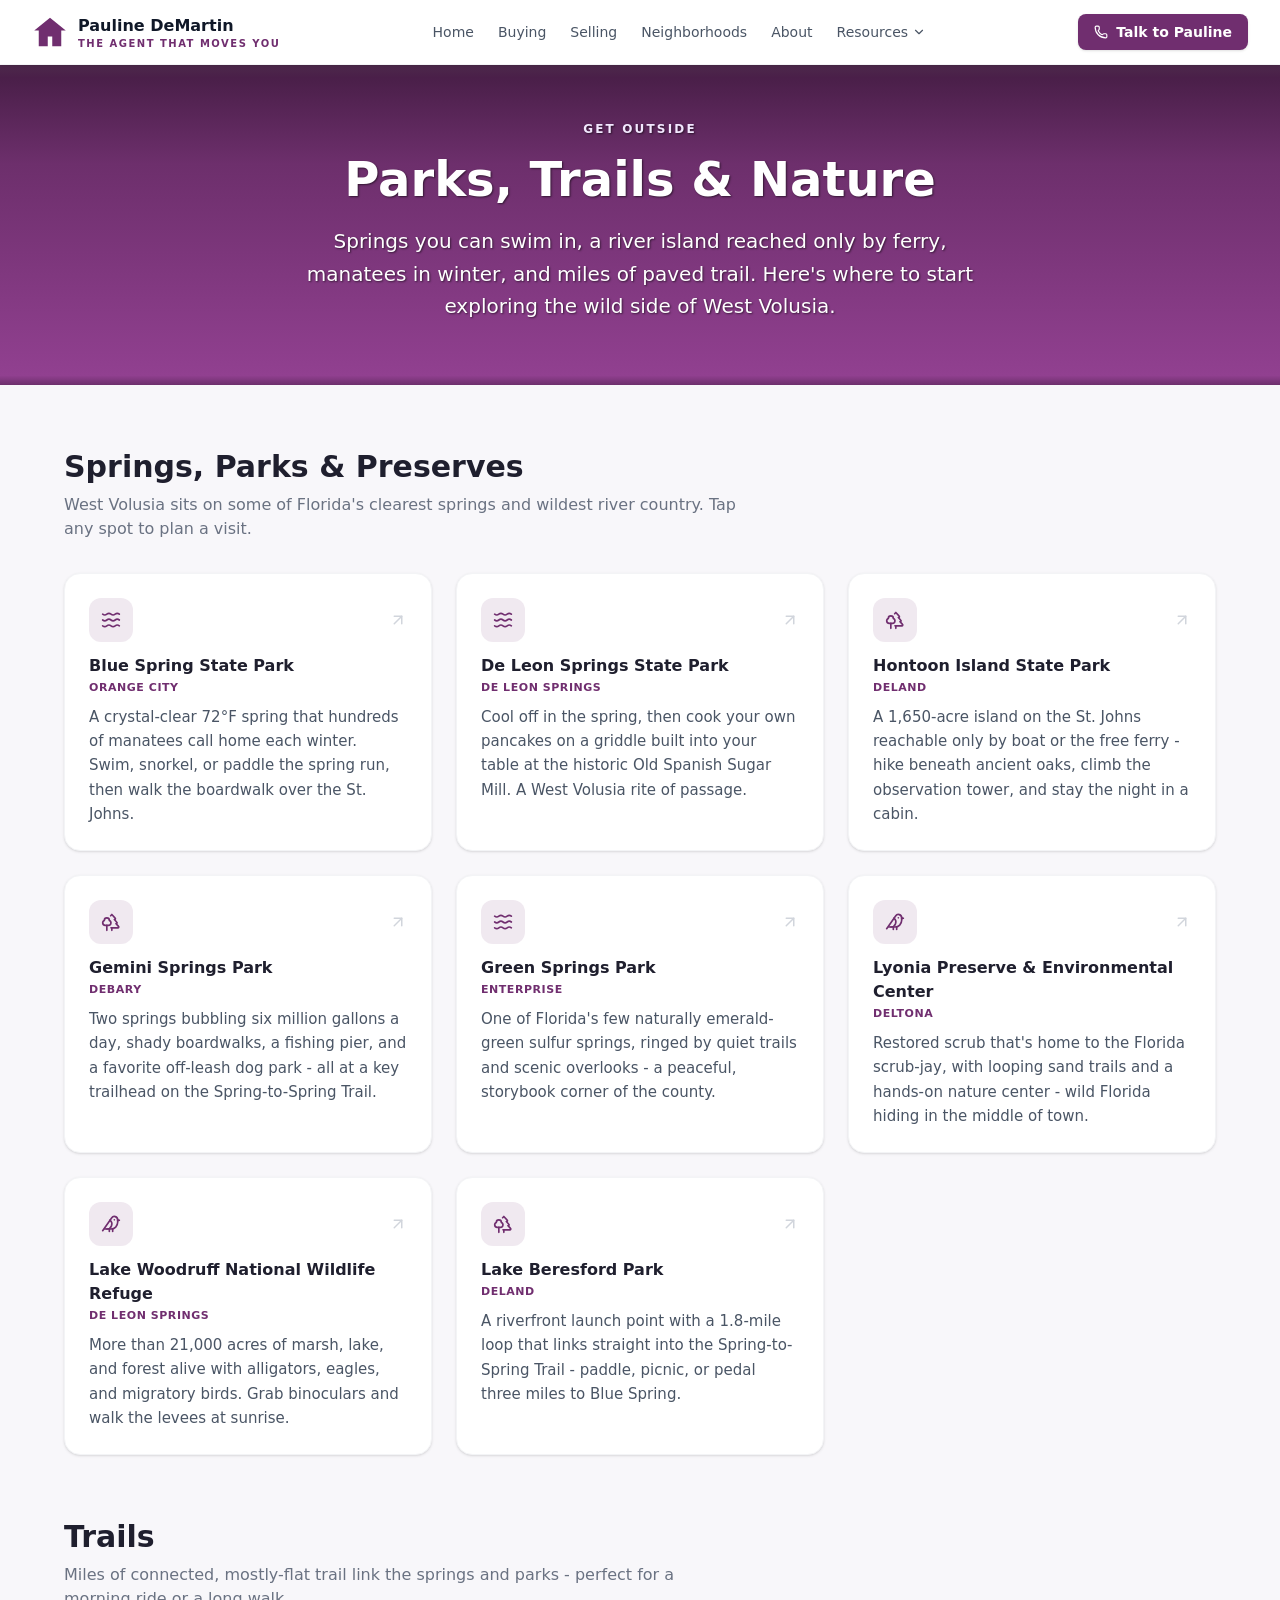
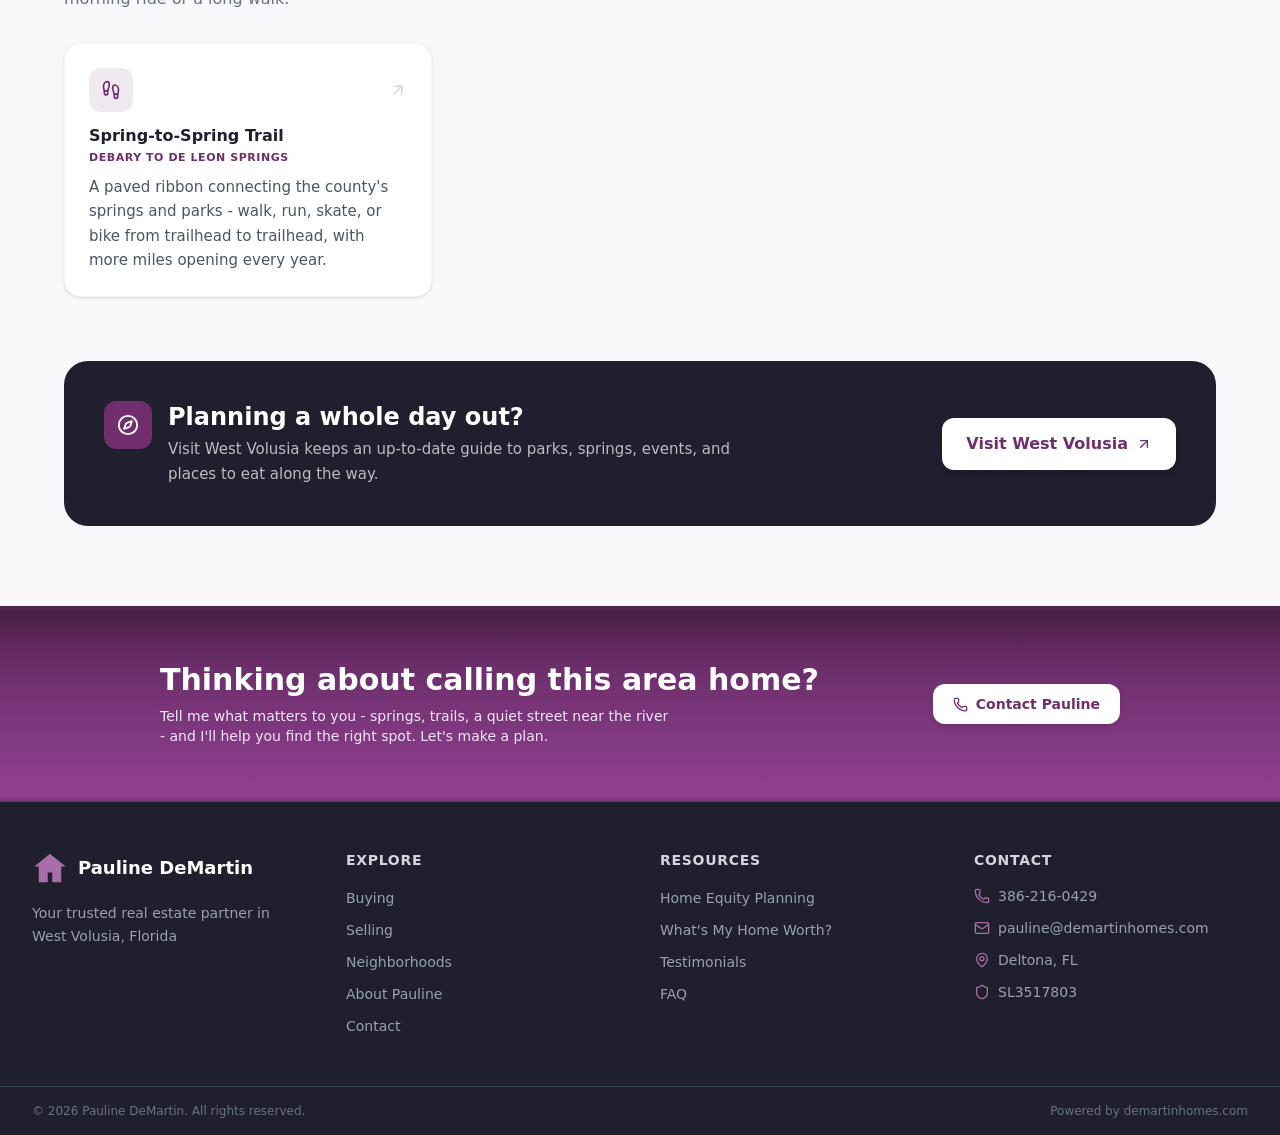
<file: outdoors/index.html>
<!DOCTYPE html><html lang="en" class="inter_5901b7c6-module__ec5Qua__variable"><head><meta charSet="utf-8"/><meta name="viewport" content="width=device-width, initial-scale=1"/><link rel="preload" href="/_next/static/media/83afe278b6a6bb3c-s.p.2bn3s6zvc0dyp.woff2" as="font" crossorigin="" type="font/woff2"/><link rel="stylesheet" href="/_next/static/chunks/1o2__x182su04.css" data-precedence="next"/><link rel="preload" as="script" fetchPriority="low" href="/_next/static/chunks/21y3go662gzm2.js"/><script src="/_next/static/chunks/2o1jw19xgqkzz.js" async=""></script><script src="/_next/static/chunks/3peubv2924kx4.js" async=""></script><script src="/_next/static/chunks/turbopack-43fj6arzy7gf4.js" async=""></script><script src="/_next/static/chunks/05-c3ty_6dwfk.js" async=""></script><script src="/_next/static/chunks/14mrh2-p_w84d.js" async=""></script><script src="/_next/static/chunks/2yl7ev31m0ghk.js" async=""></script><meta name="next-size-adjust" content=""/><title>Parks, Trails &amp; Nature | West Volusia | Pauline DeMartin | Pauline DeMartin - West Volusia FL REALTOR</title><meta name="description" content="Springs you can swim in, a river island reached only by ferry, manatees in winter, and miles of paved trail - a guide to the wild side of West Volusia County, Florida."/><link rel="icon" href="/favicon.ico?favicon.2vob68tjqpejf.ico" sizes="256x256" type="image/x-icon"/><script src="/_next/static/chunks/0cz1d0mv5g_q7.js" noModule=""></script></head><body class="font-sans antialiased"><div hidden=""><!--$--><!--/$--></div><div class="min-h-screen bg-[#F8F7FA] flex flex-col"><header class="sticky top-0 z-50 bg-white/95 backdrop-blur-sm border-b border-gray-100 shadow-sm"><div class="max-w-7xl mx-auto px-4 lg:px-8 flex items-center justify-between h-16"><a class="flex items-center gap-2.5 shrink-0 group" href="/"><svg viewBox="0 0 24 24" class="w-9 h-9 fill-[#702E6F] group-hover:fill-[#5A2559] transition-colors flex-shrink-0" aria-hidden="true"><path d="M12 2.5 1.5 11h3v10.5h6V15h3v6.5h6V11h3L12 2.5z"></path></svg><div class="leading-tight"><p class="text-base font-bold text-gray-900 tracking-normal antialiased subpixel-antialiased">Pauline DeMartin</p><p class="text-[10px] font-semibold text-[#702E6F] uppercase tracking-[0.15em]">The Agent That Moves You</p></div></a><nav class="hidden xl:flex items-center gap-6"><a class="text-sm font-medium transition-colors text-gray-600 hover:text-[#702E6F]" href="/">Home</a><a class="text-sm font-medium transition-colors text-gray-600 hover:text-[#702E6F]" href="/buyers/">Buying</a><a class="text-sm font-medium transition-colors text-gray-600 hover:text-[#702E6F]" href="/sellers/">Selling</a><a class="text-sm font-medium transition-colors text-gray-600 hover:text-[#702E6F]" href="/neighborhoods/">Neighborhoods</a><a class="text-sm font-medium transition-colors text-gray-600 hover:text-[#702E6F]" href="/about/">About</a><div class="relative group"><button type="button" class="flex items-center gap-1 text-sm font-medium text-gray-600 group-hover:text-[#702E6F] transition-colors">Resources <svg xmlns="http://www.w3.org/2000/svg" width="14" height="14" viewBox="0 0 24 24" fill="none" stroke="currentColor" stroke-width="2" stroke-linecap="round" stroke-linejoin="round" class="lucide lucide-chevron-down group-hover:rotate-180 transition-transform" aria-hidden="true"><path d="m6 9 6 6 6-6"></path></svg></button><div class="absolute right-0 top-full pt-3 opacity-0 invisible group-hover:opacity-100 group-hover:visible transition-all duration-150"><div class="w-60 bg-white rounded-xl border border-gray-100 shadow-lg py-2"><a class="block px-4 py-2 text-sm transition-colors text-gray-600 hover:text-[#702E6F] hover:bg-gray-50" href="/home-equity-planning/">Home Equity Planning</a><a class="block px-4 py-2 text-sm transition-colors text-gray-600 hover:text-[#702E6F] hover:bg-gray-50" href="/home-valuation/">What&#x27;s My Home Worth?</a><a class="block px-4 py-2 text-sm transition-colors text-gray-600 hover:text-[#702E6F] hover:bg-gray-50" href="/testimonials/">Testimonials</a><a class="block px-4 py-2 text-sm transition-colors text-gray-600 hover:text-[#702E6F] hover:bg-gray-50" href="/faq/">FAQ</a></div></div></div></nav><div class="flex items-center gap-3"><a class="hidden md:inline-flex items-center gap-2 bg-[#702E6F] hover:bg-[#5A2559] text-white text-sm font-semibold px-4 py-2 rounded-lg transition-colors shadow-sm" href="/contact/"><svg xmlns="http://www.w3.org/2000/svg" width="14" height="14" viewBox="0 0 24 24" fill="none" stroke="currentColor" stroke-width="2" stroke-linecap="round" stroke-linejoin="round" class="lucide lucide-phone" aria-hidden="true"><path d="M13.832 16.568a1 1 0 0 0 1.213-.303l.355-.465A2 2 0 0 1 17 15h3a2 2 0 0 1 2 2v3a2 2 0 0 1-2 2A18 18 0 0 1 2 4a2 2 0 0 1 2-2h3a2 2 0 0 1 2 2v3a2 2 0 0 1-.8 1.6l-.468.351a1 1 0 0 0-.292 1.233 14 14 0 0 0 6.392 6.384"></path></svg>Talk to Pauline</a><button class="xl:hidden p-2 text-gray-600 hover:text-[#702E6F] rounded-md" aria-label="Toggle menu"><svg xmlns="http://www.w3.org/2000/svg" width="22" height="22" viewBox="0 0 24 24" fill="none" stroke="currentColor" stroke-width="2" stroke-linecap="round" stroke-linejoin="round" class="lucide lucide-menu" aria-hidden="true"><path d="M4 5h16"></path><path d="M4 12h16"></path><path d="M4 19h16"></path></svg></button></div></div></header><section class="brand-surface relative flex items-start justify-center min-h-[320px] px-4 pt-14 overflow-hidden"><div class="relative z-10 max-w-3xl mx-auto text-center text-white" style="text-shadow:1px 1px 2px rgba(0,0,0,0.55)"><p class="text-purple-100 text-xs font-semibold uppercase tracking-[0.18em] mb-3">Get Outside</p><h1 class="text-4xl md:text-5xl font-bold mb-4 leading-tight">Parks, Trails &amp; Nature</h1><p class="text-xl font-medium text-white max-w-2xl mx-auto leading-relaxed">Springs you can swim in, a river island reached only by ferry, manatees in winter, and miles of paved trail. Here&#x27;s where to start exploring the wild side of West Volusia.</p></div></section><main class="flex-1"><section class="py-16 px-4"><div class="max-w-6xl mx-auto"><h2 class="text-2xl md:text-3xl font-bold text-[#1F1F2E] mb-2">Springs, Parks &amp; Preserves</h2><p class="text-gray-500 mb-8 max-w-2xl">West Volusia sits on some of Florida&#x27;s clearest springs and wildest river country. Tap any spot to plan a visit.</p><div class="grid grid-cols-1 sm:grid-cols-2 lg:grid-cols-3 gap-6"><a href="https://www.floridastateparks.org/parks-and-trails/blue-spring-state-park" target="_blank" rel="noopener noreferrer" class="group bg-white rounded-2xl p-6 border border-gray-100 shadow-sm hover:shadow-md hover:-translate-y-1 transition-all duration-200"><div class="flex items-center justify-between mb-3"><div class="w-11 h-11 rounded-xl bg-[#702E6F]/10 flex items-center justify-center"><svg xmlns="http://www.w3.org/2000/svg" width="20" height="20" viewBox="0 0 24 24" fill="none" stroke="currentColor" stroke-width="2" stroke-linecap="round" stroke-linejoin="round" class="lucide lucide-waves-horizontal text-[#702E6F]" aria-hidden="true"><path d="M2 12q2.5 2 5 0t5 0 5 0 5 0"></path><path d="M2 19q2.5 2 5 0t5 0 5 0 5 0"></path><path d="M2 5q2.5 2 5 0t5 0 5 0 5 0"></path></svg></div><svg xmlns="http://www.w3.org/2000/svg" width="18" height="18" viewBox="0 0 24 24" fill="none" stroke="currentColor" stroke-width="2" stroke-linecap="round" stroke-linejoin="round" class="lucide lucide-arrow-up-right text-gray-300 group-hover:text-[#702E6F] transition-colors" aria-hidden="true"><path d="M7 7h10v10"></path><path d="M7 17 17 7"></path></svg></div><h3 class="font-bold text-[#1F1F2E]">Blue Spring State Park</h3><p class="text-[11px] font-semibold text-[#702E6F] uppercase tracking-wider mt-0.5">Orange City</p><p class="text-gray-600 text-[15px] leading-relaxed mt-2">A crystal-clear 72°F spring that hundreds of manatees call home each winter. Swim, snorkel, or paddle the spring run, then walk the boardwalk over the St. Johns.</p></a><a href="https://www.floridastateparks.org/parks-and-trails/de-leon-springs-state-park" target="_blank" rel="noopener noreferrer" class="group bg-white rounded-2xl p-6 border border-gray-100 shadow-sm hover:shadow-md hover:-translate-y-1 transition-all duration-200"><div class="flex items-center justify-between mb-3"><div class="w-11 h-11 rounded-xl bg-[#702E6F]/10 flex items-center justify-center"><svg xmlns="http://www.w3.org/2000/svg" width="20" height="20" viewBox="0 0 24 24" fill="none" stroke="currentColor" stroke-width="2" stroke-linecap="round" stroke-linejoin="round" class="lucide lucide-waves-horizontal text-[#702E6F]" aria-hidden="true"><path d="M2 12q2.5 2 5 0t5 0 5 0 5 0"></path><path d="M2 19q2.5 2 5 0t5 0 5 0 5 0"></path><path d="M2 5q2.5 2 5 0t5 0 5 0 5 0"></path></svg></div><svg xmlns="http://www.w3.org/2000/svg" width="18" height="18" viewBox="0 0 24 24" fill="none" stroke="currentColor" stroke-width="2" stroke-linecap="round" stroke-linejoin="round" class="lucide lucide-arrow-up-right text-gray-300 group-hover:text-[#702E6F] transition-colors" aria-hidden="true"><path d="M7 7h10v10"></path><path d="M7 17 17 7"></path></svg></div><h3 class="font-bold text-[#1F1F2E]">De Leon Springs State Park</h3><p class="text-[11px] font-semibold text-[#702E6F] uppercase tracking-wider mt-0.5">De Leon Springs</p><p class="text-gray-600 text-[15px] leading-relaxed mt-2">Cool off in the spring, then cook your own pancakes on a griddle built into your table at the historic Old Spanish Sugar Mill. A West Volusia rite of passage.</p></a><a href="https://www.floridastateparks.org/parks-and-trails/hontoon-island-state-park" target="_blank" rel="noopener noreferrer" class="group bg-white rounded-2xl p-6 border border-gray-100 shadow-sm hover:shadow-md hover:-translate-y-1 transition-all duration-200"><div class="flex items-center justify-between mb-3"><div class="w-11 h-11 rounded-xl bg-[#702E6F]/10 flex items-center justify-center"><svg xmlns="http://www.w3.org/2000/svg" width="20" height="20" viewBox="0 0 24 24" fill="none" stroke="currentColor" stroke-width="2" stroke-linecap="round" stroke-linejoin="round" class="lucide lucide-trees text-[#702E6F]" aria-hidden="true"><path d="M10 10v.2A3 3 0 0 1 8.9 16H5a3 3 0 0 1-1-5.8V10a3 3 0 0 1 6 0Z"></path><path d="M7 16v6"></path><path d="M13 19v3"></path><path d="M12 19h8.3a1 1 0 0 0 .7-1.7L18 14h.3a1 1 0 0 0 .7-1.7L16 9h.2a1 1 0 0 0 .8-1.7L13 3l-1.4 1.5"></path></svg></div><svg xmlns="http://www.w3.org/2000/svg" width="18" height="18" viewBox="0 0 24 24" fill="none" stroke="currentColor" stroke-width="2" stroke-linecap="round" stroke-linejoin="round" class="lucide lucide-arrow-up-right text-gray-300 group-hover:text-[#702E6F] transition-colors" aria-hidden="true"><path d="M7 7h10v10"></path><path d="M7 17 17 7"></path></svg></div><h3 class="font-bold text-[#1F1F2E]">Hontoon Island State Park</h3><p class="text-[11px] font-semibold text-[#702E6F] uppercase tracking-wider mt-0.5">DeLand</p><p class="text-gray-600 text-[15px] leading-relaxed mt-2">A 1,650-acre island on the St. Johns reachable only by boat or the free ferry - hike beneath ancient oaks, climb the observation tower, and stay the night in a cabin.</p></a><a href="https://www.volusia.org/services/community-services/parks-recreation-and-culture/parks-and-trails/park-facilities-and-locations/ecological-nature-parks/gemini-springs-park.stml" target="_blank" rel="noopener noreferrer" class="group bg-white rounded-2xl p-6 border border-gray-100 shadow-sm hover:shadow-md hover:-translate-y-1 transition-all duration-200"><div class="flex items-center justify-between mb-3"><div class="w-11 h-11 rounded-xl bg-[#702E6F]/10 flex items-center justify-center"><svg xmlns="http://www.w3.org/2000/svg" width="20" height="20" viewBox="0 0 24 24" fill="none" stroke="currentColor" stroke-width="2" stroke-linecap="round" stroke-linejoin="round" class="lucide lucide-trees text-[#702E6F]" aria-hidden="true"><path d="M10 10v.2A3 3 0 0 1 8.9 16H5a3 3 0 0 1-1-5.8V10a3 3 0 0 1 6 0Z"></path><path d="M7 16v6"></path><path d="M13 19v3"></path><path d="M12 19h8.3a1 1 0 0 0 .7-1.7L18 14h.3a1 1 0 0 0 .7-1.7L16 9h.2a1 1 0 0 0 .8-1.7L13 3l-1.4 1.5"></path></svg></div><svg xmlns="http://www.w3.org/2000/svg" width="18" height="18" viewBox="0 0 24 24" fill="none" stroke="currentColor" stroke-width="2" stroke-linecap="round" stroke-linejoin="round" class="lucide lucide-arrow-up-right text-gray-300 group-hover:text-[#702E6F] transition-colors" aria-hidden="true"><path d="M7 7h10v10"></path><path d="M7 17 17 7"></path></svg></div><h3 class="font-bold text-[#1F1F2E]">Gemini Springs Park</h3><p class="text-[11px] font-semibold text-[#702E6F] uppercase tracking-wider mt-0.5">DeBary</p><p class="text-gray-600 text-[15px] leading-relaxed mt-2">Two springs bubbling six million gallons a day, shady boardwalks, a fishing pier, and a favorite off-leash dog park - all at a key trailhead on the Spring-to-Spring Trail.</p></a><a href="https://www.volusia.org/services/community-services/parks-recreation-and-culture/parks-and-trails/park-facilities-and-locations/ecological-nature-parks/green-spring-park.stml" target="_blank" rel="noopener noreferrer" class="group bg-white rounded-2xl p-6 border border-gray-100 shadow-sm hover:shadow-md hover:-translate-y-1 transition-all duration-200"><div class="flex items-center justify-between mb-3"><div class="w-11 h-11 rounded-xl bg-[#702E6F]/10 flex items-center justify-center"><svg xmlns="http://www.w3.org/2000/svg" width="20" height="20" viewBox="0 0 24 24" fill="none" stroke="currentColor" stroke-width="2" stroke-linecap="round" stroke-linejoin="round" class="lucide lucide-waves-horizontal text-[#702E6F]" aria-hidden="true"><path d="M2 12q2.5 2 5 0t5 0 5 0 5 0"></path><path d="M2 19q2.5 2 5 0t5 0 5 0 5 0"></path><path d="M2 5q2.5 2 5 0t5 0 5 0 5 0"></path></svg></div><svg xmlns="http://www.w3.org/2000/svg" width="18" height="18" viewBox="0 0 24 24" fill="none" stroke="currentColor" stroke-width="2" stroke-linecap="round" stroke-linejoin="round" class="lucide lucide-arrow-up-right text-gray-300 group-hover:text-[#702E6F] transition-colors" aria-hidden="true"><path d="M7 7h10v10"></path><path d="M7 17 17 7"></path></svg></div><h3 class="font-bold text-[#1F1F2E]">Green Springs Park</h3><p class="text-[11px] font-semibold text-[#702E6F] uppercase tracking-wider mt-0.5">Enterprise</p><p class="text-gray-600 text-[15px] leading-relaxed mt-2">One of Florida&#x27;s few naturally emerald-green sulfur springs, ringed by quiet trails and scenic overlooks - a peaceful, storybook corner of the county.</p></a><a href="https://www.volusia.org/services/community-services/parks-recreation-and-culture/parks-and-trails/park-facilities-and-locations/ecological-nature-parks/lyonia-environmental-center.stml" target="_blank" rel="noopener noreferrer" class="group bg-white rounded-2xl p-6 border border-gray-100 shadow-sm hover:shadow-md hover:-translate-y-1 transition-all duration-200"><div class="flex items-center justify-between mb-3"><div class="w-11 h-11 rounded-xl bg-[#702E6F]/10 flex items-center justify-center"><svg xmlns="http://www.w3.org/2000/svg" width="20" height="20" viewBox="0 0 24 24" fill="none" stroke="currentColor" stroke-width="2" stroke-linecap="round" stroke-linejoin="round" class="lucide lucide-bird text-[#702E6F]" aria-hidden="true"><path d="M16 7h.01"></path><path d="M3.4 18H12a8 8 0 0 0 8-8V7a4 4 0 0 0-7.28-2.3L2 20"></path><path d="m20 7 2 .5-2 .5"></path><path d="M10 18v3"></path><path d="M14 17.75V21"></path><path d="M7 18a6 6 0 0 0 3.84-10.61"></path></svg></div><svg xmlns="http://www.w3.org/2000/svg" width="18" height="18" viewBox="0 0 24 24" fill="none" stroke="currentColor" stroke-width="2" stroke-linecap="round" stroke-linejoin="round" class="lucide lucide-arrow-up-right text-gray-300 group-hover:text-[#702E6F] transition-colors" aria-hidden="true"><path d="M7 7h10v10"></path><path d="M7 17 17 7"></path></svg></div><h3 class="font-bold text-[#1F1F2E]">Lyonia Preserve &amp; Environmental Center</h3><p class="text-[11px] font-semibold text-[#702E6F] uppercase tracking-wider mt-0.5">Deltona</p><p class="text-gray-600 text-[15px] leading-relaxed mt-2">Restored scrub that&#x27;s home to the Florida scrub-jay, with looping sand trails and a hands-on nature center - wild Florida hiding in the middle of town.</p></a><a href="https://www.fws.gov/refuge/lake-woodruff" target="_blank" rel="noopener noreferrer" class="group bg-white rounded-2xl p-6 border border-gray-100 shadow-sm hover:shadow-md hover:-translate-y-1 transition-all duration-200"><div class="flex items-center justify-between mb-3"><div class="w-11 h-11 rounded-xl bg-[#702E6F]/10 flex items-center justify-center"><svg xmlns="http://www.w3.org/2000/svg" width="20" height="20" viewBox="0 0 24 24" fill="none" stroke="currentColor" stroke-width="2" stroke-linecap="round" stroke-linejoin="round" class="lucide lucide-bird text-[#702E6F]" aria-hidden="true"><path d="M16 7h.01"></path><path d="M3.4 18H12a8 8 0 0 0 8-8V7a4 4 0 0 0-7.28-2.3L2 20"></path><path d="m20 7 2 .5-2 .5"></path><path d="M10 18v3"></path><path d="M14 17.75V21"></path><path d="M7 18a6 6 0 0 0 3.84-10.61"></path></svg></div><svg xmlns="http://www.w3.org/2000/svg" width="18" height="18" viewBox="0 0 24 24" fill="none" stroke="currentColor" stroke-width="2" stroke-linecap="round" stroke-linejoin="round" class="lucide lucide-arrow-up-right text-gray-300 group-hover:text-[#702E6F] transition-colors" aria-hidden="true"><path d="M7 7h10v10"></path><path d="M7 17 17 7"></path></svg></div><h3 class="font-bold text-[#1F1F2E]">Lake Woodruff National Wildlife Refuge</h3><p class="text-[11px] font-semibold text-[#702E6F] uppercase tracking-wider mt-0.5">De Leon Springs</p><p class="text-gray-600 text-[15px] leading-relaxed mt-2">More than 21,000 acres of marsh, lake, and forest alive with alligators, eagles, and migratory birds. Grab binoculars and walk the levees at sunrise.</p></a><a href="https://www.volusia.org/services/community-services/parks-recreation-and-culture/parks-and-trails/park-facilities-and-locations/ecological-nature-parks/lake-beresford-park.stml" target="_blank" rel="noopener noreferrer" class="group bg-white rounded-2xl p-6 border border-gray-100 shadow-sm hover:shadow-md hover:-translate-y-1 transition-all duration-200"><div class="flex items-center justify-between mb-3"><div class="w-11 h-11 rounded-xl bg-[#702E6F]/10 flex items-center justify-center"><svg xmlns="http://www.w3.org/2000/svg" width="20" height="20" viewBox="0 0 24 24" fill="none" stroke="currentColor" stroke-width="2" stroke-linecap="round" stroke-linejoin="round" class="lucide lucide-trees text-[#702E6F]" aria-hidden="true"><path d="M10 10v.2A3 3 0 0 1 8.9 16H5a3 3 0 0 1-1-5.8V10a3 3 0 0 1 6 0Z"></path><path d="M7 16v6"></path><path d="M13 19v3"></path><path d="M12 19h8.3a1 1 0 0 0 .7-1.7L18 14h.3a1 1 0 0 0 .7-1.7L16 9h.2a1 1 0 0 0 .8-1.7L13 3l-1.4 1.5"></path></svg></div><svg xmlns="http://www.w3.org/2000/svg" width="18" height="18" viewBox="0 0 24 24" fill="none" stroke="currentColor" stroke-width="2" stroke-linecap="round" stroke-linejoin="round" class="lucide lucide-arrow-up-right text-gray-300 group-hover:text-[#702E6F] transition-colors" aria-hidden="true"><path d="M7 7h10v10"></path><path d="M7 17 17 7"></path></svg></div><h3 class="font-bold text-[#1F1F2E]">Lake Beresford Park</h3><p class="text-[11px] font-semibold text-[#702E6F] uppercase tracking-wider mt-0.5">DeLand</p><p class="text-gray-600 text-[15px] leading-relaxed mt-2">A riverfront launch point with a 1.8-mile loop that links straight into the Spring-to-Spring Trail - paddle, picnic, or pedal three miles to Blue Spring.</p></a></div></div></section><section class="pb-16 px-4"><div class="max-w-6xl mx-auto"><h2 class="text-2xl md:text-3xl font-bold text-[#1F1F2E] mb-2">Trails</h2><p class="text-gray-500 mb-8 max-w-2xl">Miles of connected, mostly-flat trail link the springs and parks - perfect for a morning ride or a long walk.</p><div class="grid grid-cols-1 sm:grid-cols-2 lg:grid-cols-3 gap-6"><a href="https://www.volusia.org/services/community-services/parks-recreation-and-culture/parks-and-trails/trails/spring-to-spring.stml" target="_blank" rel="noopener noreferrer" class="group bg-white rounded-2xl p-6 border border-gray-100 shadow-sm hover:shadow-md hover:-translate-y-1 transition-all duration-200"><div class="flex items-center justify-between mb-3"><div class="w-11 h-11 rounded-xl bg-[#702E6F]/10 flex items-center justify-center"><svg xmlns="http://www.w3.org/2000/svg" width="20" height="20" viewBox="0 0 24 24" fill="none" stroke="currentColor" stroke-width="2" stroke-linecap="round" stroke-linejoin="round" class="lucide lucide-footprints text-[#702E6F]" aria-hidden="true"><path d="M4 16v-2.38C4 11.5 2.97 10.5 3 8c.03-2.72 1.49-6 4.5-6C9.37 2 10 3.8 10 5.5c0 3.11-2 5.66-2 8.68V16a2 2 0 1 1-4 0Z"></path><path d="M20 20v-2.38c0-2.12 1.03-3.12 1-5.62-.03-2.72-1.49-6-4.5-6C14.63 6 14 7.8 14 9.5c0 3.11 2 5.66 2 8.68V20a2 2 0 1 0 4 0Z"></path><path d="M16 17h4"></path><path d="M4 13h4"></path></svg></div><svg xmlns="http://www.w3.org/2000/svg" width="18" height="18" viewBox="0 0 24 24" fill="none" stroke="currentColor" stroke-width="2" stroke-linecap="round" stroke-linejoin="round" class="lucide lucide-arrow-up-right text-gray-300 group-hover:text-[#702E6F] transition-colors" aria-hidden="true"><path d="M7 7h10v10"></path><path d="M7 17 17 7"></path></svg></div><h3 class="font-bold text-[#1F1F2E]">Spring-to-Spring Trail</h3><p class="text-[11px] font-semibold text-[#702E6F] uppercase tracking-wider mt-0.5">DeBary to De Leon Springs</p><p class="text-gray-600 text-[15px] leading-relaxed mt-2">A paved ribbon connecting the county&#x27;s springs and parks - walk, run, skate, or bike from trailhead to trailhead, with more miles opening every year.</p></a></div></div></section><section class="pb-20 px-4"><div class="max-w-6xl mx-auto"><div class="bg-[#1F1F2E] rounded-3xl p-8 md:p-10 text-white flex flex-col md:flex-row md:items-center justify-between gap-6"><div class="flex items-start gap-4"><div class="w-12 h-12 rounded-xl bg-[#702E6F] flex items-center justify-center flex-shrink-0"><svg xmlns="http://www.w3.org/2000/svg" width="22" height="22" viewBox="0 0 24 24" fill="none" stroke="currentColor" stroke-width="2" stroke-linecap="round" stroke-linejoin="round" class="lucide lucide-compass text-white" aria-hidden="true"><circle cx="12" cy="12" r="10"></circle><path d="m16.24 7.76-1.804 5.411a2 2 0 0 1-1.265 1.265L7.76 16.24l1.804-5.411a2 2 0 0 1 1.265-1.265z"></path></svg></div><div><h2 class="text-xl md:text-2xl font-bold mb-1">Planning a whole day out?</h2><p class="text-white/70 text-[15px] leading-relaxed max-w-xl">Visit West Volusia keeps an up-to-date guide to parks, springs, events, and places to eat along the way.</p></div></div><a href="https://www.visitwestvolusia.com/parks-and-preserves" target="_blank" rel="noopener noreferrer" class="btn-glow inline-flex items-center gap-2 bg-white text-[#702E6F] font-bold px-6 py-3.5 rounded-xl hover:bg-purple-50 shadow-md whitespace-nowrap flex-shrink-0">Visit West Volusia <svg xmlns="http://www.w3.org/2000/svg" width="16" height="16" viewBox="0 0 24 24" fill="none" stroke="currentColor" stroke-width="2" stroke-linecap="round" stroke-linejoin="round" class="lucide lucide-arrow-up-right" aria-hidden="true"><path d="M7 7h10v10"></path><path d="M7 17 17 7"></path></svg></a></div></div></section></main><section class="brand-surface py-14"><div class="max-w-5xl mx-auto px-6 lg:px-8 flex flex-col md:flex-row items-center justify-between gap-6"><div><h2 class="text-2xl md:text-3xl font-bold text-white mb-2">Thinking about calling this area home?</h2><p class="text-sm max-w-lg text-purple-100">Tell me what matters to you - springs, trails, a quiet street near the river - and I&#x27;ll help you find the right spot. Let&#x27;s make a plan.</p></div><div class="flex gap-3 flex-shrink-0"><a class="btn-glow inline-flex items-center gap-2 bg-white text-[#702E6F] font-bold px-5 py-2.5 rounded-xl hover:bg-purple-50 shadow-md text-sm whitespace-nowrap" href="/contact/"><svg xmlns="http://www.w3.org/2000/svg" width="15" height="15" viewBox="0 0 24 24" fill="none" stroke="currentColor" stroke-width="2" stroke-linecap="round" stroke-linejoin="round" class="lucide lucide-phone" aria-hidden="true"><path d="M13.832 16.568a1 1 0 0 0 1.213-.303l.355-.465A2 2 0 0 1 17 15h3a2 2 0 0 1 2 2v3a2 2 0 0 1-2 2A18 18 0 0 1 2 4a2 2 0 0 1 2-2h3a2 2 0 0 1 2 2v3a2 2 0 0 1-.8 1.6l-.468.351a1 1 0 0 0-.292 1.233 14 14 0 0 0 6.392 6.384"></path></svg>Contact Pauline</a></div></div></section><footer class="bg-[#1F1F2E] text-white"><div class="max-w-7xl mx-auto px-4 sm:px-6 lg:px-8 py-12"><div class="grid grid-cols-1 sm:grid-cols-2 lg:grid-cols-4 gap-10"><div><div class="flex items-center gap-2.5 mb-4"><svg viewBox="0 0 24 24" class="w-9 h-9 fill-[#A86EA7] flex-shrink-0" aria-hidden="true"><path d="M12 2.5 1.5 11h3v10.5h6V15h3v6.5h6V11h3L12 2.5z"></path></svg><span class="font-semibold text-lg">Pauline DeMartin</span></div><p class="text-gray-400 text-sm leading-relaxed">Your trusted real estate partner in West Volusia, Florida</p></div><div><h3 class="font-semibold text-sm uppercase tracking-wider text-gray-300 mb-4">Explore</h3><ul class="space-y-2"><li><a class="text-gray-400 hover:text-[#A86EA7] text-sm transition-colors duration-150" href="/buyers/">Buying</a></li><li><a class="text-gray-400 hover:text-[#A86EA7] text-sm transition-colors duration-150" href="/sellers/">Selling</a></li><li><a class="text-gray-400 hover:text-[#A86EA7] text-sm transition-colors duration-150" href="/neighborhoods/">Neighborhoods</a></li><li><a class="text-gray-400 hover:text-[#A86EA7] text-sm transition-colors duration-150" href="/about/">About Pauline</a></li><li><a class="text-gray-400 hover:text-[#A86EA7] text-sm transition-colors duration-150" href="/contact/">Contact</a></li></ul></div><div><h3 class="font-semibold text-sm uppercase tracking-wider text-gray-300 mb-4">Resources</h3><ul class="space-y-2"><li><a class="text-gray-400 hover:text-[#A86EA7] text-sm transition-colors duration-150" href="/home-equity-planning/">Home Equity Planning</a></li><li><a class="text-gray-400 hover:text-[#A86EA7] text-sm transition-colors duration-150" href="/home-valuation/">What&#x27;s My Home Worth?</a></li><li><a class="text-gray-400 hover:text-[#A86EA7] text-sm transition-colors duration-150" href="/testimonials/">Testimonials</a></li><li><a class="text-gray-400 hover:text-[#A86EA7] text-sm transition-colors duration-150" href="/faq/">FAQ</a></li></ul></div><div><h3 class="font-semibold text-sm uppercase tracking-wider text-gray-300 mb-4">Contact</h3><ul class="space-y-3"><li class="flex items-start gap-2 text-sm text-gray-400"><svg xmlns="http://www.w3.org/2000/svg" width="16" height="16" viewBox="0 0 24 24" fill="none" stroke="currentColor" stroke-width="2" stroke-linecap="round" stroke-linejoin="round" class="lucide lucide-phone mt-0.5 text-[#A86EA7] flex-shrink-0" aria-hidden="true"><path d="M13.832 16.568a1 1 0 0 0 1.213-.303l.355-.465A2 2 0 0 1 17 15h3a2 2 0 0 1 2 2v3a2 2 0 0 1-2 2A18 18 0 0 1 2 4a2 2 0 0 1 2-2h3a2 2 0 0 1 2 2v3a2 2 0 0 1-.8 1.6l-.468.351a1 1 0 0 0-.292 1.233 14 14 0 0 0 6.392 6.384"></path></svg><a href="tel:386-216-0429" class="hover:text-[#A86EA7] transition-colors">386-216-0429</a></li><li class="flex items-start gap-2 text-sm text-gray-400"><svg xmlns="http://www.w3.org/2000/svg" width="16" height="16" viewBox="0 0 24 24" fill="none" stroke="currentColor" stroke-width="2" stroke-linecap="round" stroke-linejoin="round" class="lucide lucide-mail mt-0.5 text-[#A86EA7] flex-shrink-0" aria-hidden="true"><path d="m22 7-8.991 5.727a2 2 0 0 1-2.009 0L2 7"></path><rect x="2" y="4" width="20" height="16" rx="2"></rect></svg><a href="mailto:pauline@demartinhomes.com" class="hover:text-[#A86EA7] transition-colors break-all">pauline@demartinhomes.com</a></li><li class="flex items-start gap-2 text-sm text-gray-400"><svg xmlns="http://www.w3.org/2000/svg" width="16" height="16" viewBox="0 0 24 24" fill="none" stroke="currentColor" stroke-width="2" stroke-linecap="round" stroke-linejoin="round" class="lucide lucide-map-pin mt-0.5 text-[#A86EA7] flex-shrink-0" aria-hidden="true"><path d="M20 10c0 4.993-5.539 10.193-7.399 11.799a1 1 0 0 1-1.202 0C9.539 20.193 4 14.993 4 10a8 8 0 0 1 16 0"></path><circle cx="12" cy="10" r="3"></circle></svg><span>Deltona, FL</span></li><li class="flex items-start gap-2 text-sm text-gray-400"><svg xmlns="http://www.w3.org/2000/svg" width="16" height="16" viewBox="0 0 24 24" fill="none" stroke="currentColor" stroke-width="2" stroke-linecap="round" stroke-linejoin="round" class="lucide lucide-shield mt-0.5 text-[#A86EA7] flex-shrink-0" aria-hidden="true"><path d="M20 13c0 5-3.5 7.5-7.66 8.95a1 1 0 0 1-.67-.01C7.5 20.5 4 18 4 13V6a1 1 0 0 1 1-1c2 0 4.5-1.2 6.24-2.72a1.17 1.17 0 0 1 1.52 0C14.51 3.81 17 5 19 5a1 1 0 0 1 1 1z"></path></svg><span>SL3517803</span></li></ul></div></div></div><div class="border-t border-gray-700"><div class="max-w-7xl mx-auto px-4 sm:px-6 lg:px-8 py-4 flex flex-col sm:flex-row items-center justify-between gap-2"><p class="text-gray-500 text-xs">© <!-- -->2026<!-- --> Pauline DeMartin. All rights reserved.</p><p class="text-gray-500 text-xs">Powered by<!-- --> <a href="https://demartinhomes.com" class="hover:text-[#A86EA7] transition-colors">demartinhomes.com</a></p></div></div></footer></div><!--$--><!--/$--><script src="/_next/static/chunks/21y3go662gzm2.js" id="_R_" async=""></script><script>(self.__next_f=self.__next_f||[]).push([0])</script><script>self.__next_f.push([1,"1:\"$Sreact.fragment\"\n2:I[39756,[\"/_next/static/chunks/05-c3ty_6dwfk.js\",\"/_next/static/chunks/14mrh2-p_w84d.js\"],\"default\"]\n3:I[37457,[\"/_next/static/chunks/05-c3ty_6dwfk.js\",\"/_next/static/chunks/14mrh2-p_w84d.js\"],\"default\"]\n4:I[45678,[\"/_next/static/chunks/05-c3ty_6dwfk.js\",\"/_next/static/chunks/14mrh2-p_w84d.js\",\"/_next/static/chunks/2yl7ev31m0ghk.js\"],\"default\"]\n5:I[22016,[\"/_next/static/chunks/05-c3ty_6dwfk.js\",\"/_next/static/chunks/14mrh2-p_w84d.js\",\"/_next/static/chunks/2yl7ev31m0ghk.js\"],\"\"]\nd:I[68027,[\"/_next/static/chunks/05-c3ty_6dwfk.js\",\"/_next/static/chunks/14mrh2-p_w84d.js\"],\"default\",1]\n:HL[\"/_next/static/chunks/1o2__x182su04.css\",\"style\"]\n:HL[\"/_next/static/media/83afe278b6a6bb3c-s.p.2bn3s6zvc0dyp.woff2\",\"font\",{\"crossOrigin\":\"\",\"type\":\"font/woff2\"}]\n"])</script><script>self.__next_f.push([1,"0:{\"P\":null,\"c\":[\"\",\"outdoors\",\"\"],\"q\":\"\",\"i\":false,\"f\":[[[\"\",{\"children\":[\"outdoors\",{\"children\":[\"__PAGE__\",{}]}]},\"$undefined\",\"$undefined\",16],[[\"$\",\"$1\",\"c\",{\"children\":[[[\"$\",\"link\",\"0\",{\"rel\":\"stylesheet\",\"href\":\"/_next/static/chunks/1o2__x182su04.css\",\"precedence\":\"next\",\"crossOrigin\":\"$undefined\",\"nonce\":\"$undefined\"}],[\"$\",\"script\",\"script-0\",{\"src\":\"/_next/static/chunks/05-c3ty_6dwfk.js\",\"async\":true,\"nonce\":\"$undefined\"}],[\"$\",\"script\",\"script-1\",{\"src\":\"/_next/static/chunks/14mrh2-p_w84d.js\",\"async\":true,\"nonce\":\"$undefined\"}]],[\"$\",\"html\",null,{\"lang\":\"en\",\"className\":\"inter_5901b7c6-module__ec5Qua__variable\",\"children\":[\"$\",\"body\",null,{\"className\":\"font-sans antialiased\",\"children\":[\"$\",\"$L2\",null,{\"parallelRouterKey\":\"children\",\"error\":\"$undefined\",\"errorStyles\":\"$undefined\",\"errorScripts\":\"$undefined\",\"template\":[\"$\",\"$L3\",null,{}],\"templateStyles\":\"$undefined\",\"templateScripts\":\"$undefined\",\"notFound\":[[\"$\",\"div\",null,{\"className\":\"min-h-screen bg-[#F8F7FA] flex flex-col\",\"children\":[[\"$\",\"$L4\",null,{}],[\"$\",\"main\",null,{\"className\":\"flex-1 flex items-center justify-center px-4 py-24\",\"children\":[\"$\",\"div\",null,{\"className\":\"text-center max-w-lg\",\"children\":[[\"$\",\"div\",null,{\"className\":\"text-[120px] md:text-[160px] font-bold text-[#702E6F] leading-none opacity-15 select-none mb-0\",\"children\":\"404\"}],[\"$\",\"div\",null,{\"className\":\"-mt-6 mb-6\",\"children\":[[\"$\",\"h1\",null,{\"className\":\"text-3xl md:text-4xl font-bold text-[#1F1F2E] mb-3\",\"children\":\"Page Not Found\"}],[\"$\",\"p\",null,{\"className\":\"text-gray-500 text-base leading-relaxed\",\"children\":\"Sorry, we couldn't find the page you're looking for. It may have been moved, renamed, or never existed.\"}]]}],[\"$\",\"div\",null,{\"className\":\"flex flex-col sm:flex-row items-center justify-center gap-3\",\"children\":[[\"$\",\"$L5\",null,{\"href\":\"/\",\"className\":\"inline-block px-6 py-3 bg-[#702E6F] text-white font-semibold rounded-xl hover:bg-[#5A2559] transition-colors duration-200 text-sm shadow-sm w-full sm:w-auto\",\"children\":\"Go Home\"}],[\"$\",\"$L5\",null,{\"href\":\"/contact\",\"className\":\"inline-block px-6 py-3 bg-white text-[#702E6F] font-semibold rounded-xl border border-[#702E6F] hover:bg-purple-50 transition-colors duration-200 text-sm w-full sm:w-auto\",\"children\":\"Contact Pauline\"}]]}]]}]}],[\"$\",\"footer\",null,{\"className\":\"bg-[#1F1F2E] text-white\",\"children\":[[\"$\",\"div\",null,{\"className\":\"max-w-7xl mx-auto px-4 sm:px-6 lg:px-8 py-12\",\"children\":[\"$\",\"div\",null,{\"className\":\"grid grid-cols-1 sm:grid-cols-2 lg:grid-cols-4 gap-10\",\"children\":[[\"$\",\"div\",null,{\"children\":[[\"$\",\"div\",null,{\"className\":\"flex items-center gap-2.5 mb-4\",\"children\":[[\"$\",\"svg\",null,{\"viewBox\":\"0 0 24 24\",\"className\":\"w-9 h-9 fill-[#A86EA7] flex-shrink-0\",\"aria-hidden\":\"true\",\"children\":[\"$\",\"path\",null,{\"d\":\"M12 2.5 1.5 11h3v10.5h6V15h3v6.5h6V11h3L12 2.5z\"}]}],[\"$\",\"span\",null,{\"className\":\"font-semibold text-lg\",\"children\":\"Pauline DeMartin\"}]]}],[\"$\",\"p\",null,{\"className\":\"text-gray-400 text-sm leading-relaxed\",\"children\":\"The Agent That Moves You - helping you navigate every housing transition with confidence, here in West Volusia, Florida.\"}]]}],[\"$\",\"div\",null,{\"children\":[[\"$\",\"h3\",null,{\"className\":\"font-semibold text-sm uppercase tracking-wider text-gray-300 mb-4\",\"children\":\"Explore\"}],[\"$\",\"ul\",null,{\"className\":\"space-y-2\",\"children\":[[\"$\",\"li\",\"/buyers\",{\"children\":[\"$\",\"$L5\",null,{\"href\":\"/buyers\",\"className\":\"text-gray-400 hover:text-[#A86EA7] text-sm transition-colors duration-150\",\"children\":\"Buying\"}]}],[\"$\",\"li\",\"/sellers\",{\"children\":[\"$\",\"$L5\",null,{\"href\":\"/sellers\",\"className\":\"text-gray-400 hover:text-[#A86EA7] text-sm transition-colors duration-150\",\"children\":\"Selling\"}]}],[\"$\",\"li\",\"/neighborhoods\",{\"children\":[\"$\",\"$L5\",null,{\"href\":\"/neighborhoods\",\"className\":\"text-gray-400 hover:text-[#A86EA7] text-sm transition-colors duration-150\",\"children\":\"Neighborhoods\"}]}],[\"$\",\"li\",\"/about\",{\"children\":[\"$\",\"$L5\",null,{\"href\":\"/about\",\"className\":\"text-gray-400 hover:text-[#A86EA7] text-sm transition-colors duration-150\",\"children\":\"About Pauline\"}]}],[\"$\",\"li\",\"/contact\",{\"children\":[\"$\",\"$L5\",null,{\"href\":\"/contact\",\"className\":\"text-gray-400 hover:text-[#A86EA7] text-sm transition-colors duration-150\",\"children\":\"Contact\"}]}]]}]]}],[\"$\",\"div\",null,{\"children\":[[\"$\",\"h3\",null,{\"className\":\"font-semibold text-sm uppercase tracking-wider text-gray-300 mb-4\",\"children\":\"Resources\"}],\"$L6\"]}],\"$L7\"]}]}],\"$L8\"]}]]}],[]],\"forbidden\":\"$undefined\",\"unauthorized\":\"$undefined\"}]}]}]]}],{\"children\":[\"$L9\",{\"children\":[\"$La\",{},null,false,null]},null,false,\"$@b\"]},null,false,null],\"$Lc\",false]],\"m\":\"$undefined\",\"G\":[\"$d\",[\"$Le\"]],\"S\":true,\"h\":null,\"s\":\"$undefined\",\"l\":\"$undefined\",\"p\":\"$undefined\",\"d\":\"$undefined\",\"b\":\"Izmwsn5FGJajeOmiXzIKZ\"}\n"])</script><script>self.__next_f.push([1,"f:I[5014,[\"/_next/static/chunks/05-c3ty_6dwfk.js\",\"/_next/static/chunks/14mrh2-p_w84d.js\",\"/_next/static/chunks/2yl7ev31m0ghk.js\"],\"default\"]\n11:I[97367,[\"/_next/static/chunks/05-c3ty_6dwfk.js\",\"/_next/static/chunks/14mrh2-p_w84d.js\"],\"OutletBoundary\"]\n12:\"$Sreact.suspense\"\n15:I[97367,[\"/_next/static/chunks/05-c3ty_6dwfk.js\",\"/_next/static/chunks/14mrh2-p_w84d.js\"],\"ViewportBoundary\"]\n17:I[97367,[\"/_next/static/chunks/05-c3ty_6dwfk.js\",\"/_next/static/chunks/14mrh2-p_w84d.js\"],\"MetadataBoundary\"]\n6:[\"$\",\"ul\",null,{\"className\":\"space-y-2\",\"children\":[[\"$\",\"li\",\"/home-equity-planning\",{\"children\":[\"$\",\"$L5\",null,{\"href\":\"/home-equity-planning\",\"className\":\"text-gray-400 hover:text-[#A86EA7] text-sm transition-colors duration-150\",\"children\":\"Home Equity Planning\"}]}],[\"$\",\"li\",\"/home-valuation\",{\"children\":[\"$\",\"$L5\",null,{\"href\":\"/home-valuation\",\"className\":\"text-gray-400 hover:text-[#A86EA7] text-sm transition-colors duration-150\",\"children\":\"What's My Home Worth?\"}]}],[\"$\",\"li\",\"/testimonials\",{\"children\":[\"$\",\"$L5\",null,{\"href\":\"/testimonials\",\"className\":\"text-gray-400 hover:text-[#A86EA7] text-sm transition-colors duration-150\",\"children\":\"Testimonials\"}]}],[\"$\",\"li\",\"/faq\",{\"children\":[\"$\",\"$L5\",null,{\"href\":\"/faq\",\"className\":\"text-gray-400 hover:text-[#A86EA7] text-sm transition-colors duration-150\",\"children\":\"FAQ\"}]}]]}]\n"])</script><script>self.__next_f.push([1,"7:[\"$\",\"div\",null,{\"children\":[[\"$\",\"h3\",null,{\"className\":\"font-semibold text-sm uppercase tracking-wider text-gray-300 mb-4\",\"children\":\"Contact\"}],[\"$\",\"ul\",null,{\"className\":\"space-y-3\",\"children\":[[\"$\",\"li\",null,{\"className\":\"flex items-start gap-2 text-sm text-gray-400\",\"children\":[[\"$\",\"$Lf\",null,{\"ref\":\"$undefined\",\"iconNode\":[[\"path\",{\"d\":\"M13.832 16.568a1 1 0 0 0 1.213-.303l.355-.465A2 2 0 0 1 17 15h3a2 2 0 0 1 2 2v3a2 2 0 0 1-2 2A18 18 0 0 1 2 4a2 2 0 0 1 2-2h3a2 2 0 0 1 2 2v3a2 2 0 0 1-.8 1.6l-.468.351a1 1 0 0 0-.292 1.233 14 14 0 0 0 6.392 6.384\",\"key\":\"9njp5v\"}]],\"className\":\"lucide-phone mt-0.5 text-[#A86EA7] flex-shrink-0\",\"size\":16}],[\"$\",\"a\",null,{\"href\":\"tel:386-216-0429\",\"className\":\"hover:text-[#A86EA7] transition-colors\",\"children\":\"386-216-0429\"}]]}],[\"$\",\"li\",null,{\"className\":\"flex items-start gap-2 text-sm text-gray-400\",\"children\":[[\"$\",\"$Lf\",null,{\"ref\":\"$undefined\",\"iconNode\":[[\"path\",{\"d\":\"m22 7-8.991 5.727a2 2 0 0 1-2.009 0L2 7\",\"key\":\"132q7q\"}],[\"rect\",{\"x\":\"2\",\"y\":\"4\",\"width\":\"20\",\"height\":\"16\",\"rx\":\"2\",\"key\":\"izxlao\"}]],\"className\":\"lucide-mail mt-0.5 text-[#A86EA7] flex-shrink-0\",\"size\":16}],[\"$\",\"a\",null,{\"href\":\"mailto:pauline@demartinhomes.com\",\"className\":\"hover:text-[#A86EA7] transition-colors break-all\",\"children\":\"pauline@demartinhomes.com\"}]]}],[\"$\",\"li\",null,{\"className\":\"flex items-start gap-2 text-sm text-gray-400\",\"children\":[[\"$\",\"$Lf\",null,{\"ref\":\"$undefined\",\"iconNode\":[[\"path\",{\"d\":\"M20 10c0 4.993-5.539 10.193-7.399 11.799a1 1 0 0 1-1.202 0C9.539 20.193 4 14.993 4 10a8 8 0 0 1 16 0\",\"key\":\"1r0f0z\"}],[\"circle\",{\"cx\":\"12\",\"cy\":\"10\",\"r\":\"3\",\"key\":\"ilqhr7\"}]],\"className\":\"lucide-map-pin mt-0.5 text-[#A86EA7] flex-shrink-0\",\"size\":16}],[\"$\",\"span\",null,{\"children\":\"Deltona, FL\"}]]}],[\"$\",\"li\",null,{\"className\":\"flex items-start gap-2 text-sm text-gray-400\",\"children\":[[\"$\",\"$Lf\",null,{\"ref\":\"$undefined\",\"iconNode\":[[\"path\",{\"d\":\"M20 13c0 5-3.5 7.5-7.66 8.95a1 1 0 0 1-.67-.01C7.5 20.5 4 18 4 13V6a1 1 0 0 1 1-1c2 0 4.5-1.2 6.24-2.72a1.17 1.17 0 0 1 1.52 0C14.51 3.81 17 5 19 5a1 1 0 0 1 1 1z\",\"key\":\"oel41y\"}]],\"className\":\"lucide-shield mt-0.5 text-[#A86EA7] flex-shrink-0\",\"size\":16}],[\"$\",\"span\",null,{\"children\":\"SL3517803\"}]]}]]}]]}]\n"])</script><script>self.__next_f.push([1,"8:[\"$\",\"div\",null,{\"className\":\"border-t border-gray-700\",\"children\":[\"$\",\"div\",null,{\"className\":\"max-w-7xl mx-auto px-4 sm:px-6 lg:px-8 py-4 flex flex-col sm:flex-row items-center justify-between gap-2\",\"children\":[[\"$\",\"p\",null,{\"className\":\"text-gray-500 text-xs\",\"children\":[\"© \",2026,\" Pauline DeMartin. All rights reserved.\"]}],[\"$\",\"p\",null,{\"className\":\"text-gray-500 text-xs\",\"children\":[\"Powered by\",\" \",[\"$\",\"a\",null,{\"href\":\"https://demartinhomes.com\",\"className\":\"hover:text-[#A86EA7] transition-colors\",\"children\":\"demartinhomes.com\"}]]}]]}]}]\n9:[\"$\",\"$1\",\"c\",{\"children\":[null,[\"$\",\"$L2\",null,{\"parallelRouterKey\":\"children\",\"error\":\"$undefined\",\"errorStyles\":\"$undefined\",\"errorScripts\":\"$undefined\",\"template\":[\"$\",\"$L3\",null,{}],\"templateStyles\":\"$undefined\",\"templateScripts\":\"$undefined\",\"notFound\":\"$undefined\",\"forbidden\":\"$undefined\",\"unauthorized\":\"$undefined\"}]]}]\na:[\"$\",\"$1\",\"c\",{\"children\":[\"$L10\",[[\"$\",\"script\",\"script-0\",{\"src\":\"/_next/static/chunks/2yl7ev31m0ghk.js\",\"async\":true,\"nonce\":\"$undefined\"}]],[\"$\",\"$L11\",null,{\"children\":[\"$\",\"$12\",null,{\"name\":\"Next.MetadataOutlet\",\"children\":\"$@13\"}]}]]}]\n14:[]\nb:\"$W14\"\nc:[\"$\",\"$1\",\"h\",{\"children\":[null,[\"$\",\"$L15\",null,{\"children\":\"$L16\"}],[\"$\",\"div\",null,{\"hidden\":true,\"children\":[\"$\",\"$L17\",null,{\"children\":[\"$\",\"$12\",null,{\"name\":\"Next.Metadata\",\"children\":\"$L18\"}]}]}],[\"$\",\"meta\",null,{\"name\":\"next-size-adjust\",\"content\":\"\"}]]}]\ne:[\"$\",\"link\",\"0\",{\"rel\":\"stylesheet\",\"href\":\"/_next/static/chunks/1o2__x182su04.css\",\"precedence\":\"next\",\"crossOrigin\":\"$undefined\",\"nonce\":\"$undefined\"}]\n"])</script><script>self.__next_f.push([1,"10:[\"$\",\"div\",null,{\"className\":\"min-h-screen bg-[#F8F7FA] flex flex-col\",\"children\":[[\"$\",\"$L4\",null,{}],[\"$\",\"section\",null,{\"className\":\"brand-surface relative flex items-start justify-center min-h-[320px] px-4 pt-14 overflow-hidden\",\"children\":[\"$\",\"div\",null,{\"className\":\"relative z-10 max-w-3xl mx-auto text-center text-white\",\"style\":{\"textShadow\":\"1px 1px 2px rgba(0,0,0,0.55)\"},\"children\":[[\"$\",\"p\",null,{\"className\":\"text-purple-100 text-xs font-semibold uppercase tracking-[0.18em] mb-3\",\"children\":\"Get Outside\"}],[\"$\",\"h1\",null,{\"className\":\"text-4xl md:text-5xl font-bold mb-4 leading-tight\",\"children\":\"Parks, Trails \u0026 Nature\"}],[\"$\",\"p\",null,{\"className\":\"text-xl font-medium text-white max-w-2xl mx-auto leading-relaxed\",\"children\":\"Springs you can swim in, a river island reached only by ferry, manatees in winter, and miles of paved trail. Here's where to start exploring the wild side of West Volusia.\"}]]}]}],[\"$\",\"main\",null,{\"className\":\"flex-1\",\"children\":[[\"$\",\"section\",null,{\"className\":\"py-16 px-4\",\"children\":[\"$\",\"div\",null,{\"className\":\"max-w-6xl mx-auto\",\"children\":[[\"$\",\"h2\",null,{\"className\":\"text-2xl md:text-3xl font-bold text-[#1F1F2E] mb-2\",\"children\":\"Springs, Parks \u0026 Preserves\"}],[\"$\",\"p\",null,{\"className\":\"text-gray-500 mb-8 max-w-2xl\",\"children\":\"West Volusia sits on some of Florida's clearest springs and wildest river country. Tap any spot to plan a visit.\"}],[\"$\",\"div\",null,{\"className\":\"grid grid-cols-1 sm:grid-cols-2 lg:grid-cols-3 gap-6\",\"children\":[[\"$\",\"a\",\"Blue Spring State Park\",{\"href\":\"https://www.floridastateparks.org/parks-and-trails/blue-spring-state-park\",\"target\":\"_blank\",\"rel\":\"noopener noreferrer\",\"className\":\"group bg-white rounded-2xl p-6 border border-gray-100 shadow-sm hover:shadow-md hover:-translate-y-1 transition-all duration-200\",\"children\":[[\"$\",\"div\",null,{\"className\":\"flex items-center justify-between mb-3\",\"children\":[[\"$\",\"div\",null,{\"className\":\"w-11 h-11 rounded-xl bg-[#702E6F]/10 flex items-center justify-center\",\"children\":[\"$\",\"$Lf\",null,{\"ref\":\"$undefined\",\"iconNode\":[[\"path\",{\"d\":\"M2 12q2.5 2 5 0t5 0 5 0 5 0\",\"key\":\"8ddzzs\"}],[\"path\",{\"d\":\"M2 19q2.5 2 5 0t5 0 5 0 5 0\",\"key\":\"1wj4st\"}],[\"path\",{\"d\":\"M2 5q2.5 2 5 0t5 0 5 0 5 0\",\"key\":\"69x50u\"}]],\"className\":\"lucide-waves-horizontal text-[#702E6F]\",\"size\":20}]}],[\"$\",\"$Lf\",null,{\"ref\":\"$undefined\",\"iconNode\":[[\"path\",{\"d\":\"M7 7h10v10\",\"key\":\"1tivn9\"}],[\"path\",{\"d\":\"M7 17 17 7\",\"key\":\"1vkiza\"}]],\"className\":\"lucide-arrow-up-right text-gray-300 group-hover:text-[#702E6F] transition-colors\",\"size\":18}]]}],[\"$\",\"h3\",null,{\"className\":\"font-bold text-[#1F1F2E]\",\"children\":\"Blue Spring State Park\"}],[\"$\",\"p\",null,{\"className\":\"text-[11px] font-semibold text-[#702E6F] uppercase tracking-wider mt-0.5\",\"children\":\"Orange City\"}],[\"$\",\"p\",null,{\"className\":\"text-gray-600 text-[15px] leading-relaxed mt-2\",\"children\":\"A crystal-clear 72°F spring that hundreds of manatees call home each winter. Swim, snorkel, or paddle the spring run, then walk the boardwalk over the St. Johns.\"}]]}],[\"$\",\"a\",\"De Leon Springs State Park\",{\"href\":\"https://www.floridastateparks.org/parks-and-trails/de-leon-springs-state-park\",\"target\":\"_blank\",\"rel\":\"noopener noreferrer\",\"className\":\"group bg-white rounded-2xl p-6 border border-gray-100 shadow-sm hover:shadow-md hover:-translate-y-1 transition-all duration-200\",\"children\":[[\"$\",\"div\",null,{\"className\":\"flex items-center justify-between mb-3\",\"children\":[[\"$\",\"div\",null,{\"className\":\"w-11 h-11 rounded-xl bg-[#702E6F]/10 flex items-center justify-center\",\"children\":[\"$\",\"$Lf\",null,{\"ref\":\"$undefined\",\"iconNode\":\"$10:props:children:2:props:children:0:props:children:props:children:2:props:children:0:props:children:0:props:children:0:props:children:props:iconNode\",\"className\":\"lucide-waves-horizontal text-[#702E6F]\",\"size\":20}]}],[\"$\",\"$Lf\",null,{\"ref\":\"$undefined\",\"iconNode\":\"$10:props:children:2:props:children:0:props:children:props:children:2:props:children:0:props:children:0:props:children:1:props:iconNode\",\"className\":\"lucide-arrow-up-right text-gray-300 group-hover:text-[#702E6F] transition-colors\",\"size\":18}]]}],[\"$\",\"h3\",null,{\"className\":\"font-bold text-[#1F1F2E]\",\"children\":\"De Leon Springs State Park\"}],[\"$\",\"p\",null,{\"className\":\"text-[11px] font-semibold text-[#702E6F] uppercase tracking-wider mt-0.5\",\"children\":\"De Leon Springs\"}],\"$L19\"]}],\"$L1a\",\"$L1b\",\"$L1c\",\"$L1d\",\"$L1e\",\"$L1f\"]}]]}]}],\"$L20\",\"$L21\"]}],\"$L22\",\"$L23\"]}]\n"])</script><script>self.__next_f.push([1,"19:[\"$\",\"p\",null,{\"className\":\"text-gray-600 text-[15px] leading-relaxed mt-2\",\"children\":\"Cool off in the spring, then cook your own pancakes on a griddle built into your table at the historic Old Spanish Sugar Mill. A West Volusia rite of passage.\"}]\n"])</script><script>self.__next_f.push([1,"1a:[\"$\",\"a\",\"Hontoon Island State Park\",{\"href\":\"https://www.floridastateparks.org/parks-and-trails/hontoon-island-state-park\",\"target\":\"_blank\",\"rel\":\"noopener noreferrer\",\"className\":\"group bg-white rounded-2xl p-6 border border-gray-100 shadow-sm hover:shadow-md hover:-translate-y-1 transition-all duration-200\",\"children\":[[\"$\",\"div\",null,{\"className\":\"flex items-center justify-between mb-3\",\"children\":[[\"$\",\"div\",null,{\"className\":\"w-11 h-11 rounded-xl bg-[#702E6F]/10 flex items-center justify-center\",\"children\":[\"$\",\"$Lf\",null,{\"ref\":\"$undefined\",\"iconNode\":[[\"path\",{\"d\":\"M10 10v.2A3 3 0 0 1 8.9 16H5a3 3 0 0 1-1-5.8V10a3 3 0 0 1 6 0Z\",\"key\":\"1l6gj6\"}],[\"path\",{\"d\":\"M7 16v6\",\"key\":\"1a82de\"}],[\"path\",{\"d\":\"M13 19v3\",\"key\":\"13sx9i\"}],[\"path\",{\"d\":\"M12 19h8.3a1 1 0 0 0 .7-1.7L18 14h.3a1 1 0 0 0 .7-1.7L16 9h.2a1 1 0 0 0 .8-1.7L13 3l-1.4 1.5\",\"key\":\"1sj9kv\"}]],\"className\":\"lucide-trees text-[#702E6F]\",\"size\":20}]}],[\"$\",\"$Lf\",null,{\"ref\":\"$undefined\",\"iconNode\":\"$10:props:children:2:props:children:0:props:children:props:children:2:props:children:0:props:children:0:props:children:1:props:iconNode\",\"className\":\"lucide-arrow-up-right text-gray-300 group-hover:text-[#702E6F] transition-colors\",\"size\":18}]]}],[\"$\",\"h3\",null,{\"className\":\"font-bold text-[#1F1F2E]\",\"children\":\"Hontoon Island State Park\"}],[\"$\",\"p\",null,{\"className\":\"text-[11px] font-semibold text-[#702E6F] uppercase tracking-wider mt-0.5\",\"children\":\"DeLand\"}],[\"$\",\"p\",null,{\"className\":\"text-gray-600 text-[15px] leading-relaxed mt-2\",\"children\":\"A 1,650-acre island on the St. Johns reachable only by boat or the free ferry - hike beneath ancient oaks, climb the observation tower, and stay the night in a cabin.\"}]]}]\n"])</script><script>self.__next_f.push([1,"1b:[\"$\",\"a\",\"Gemini Springs Park\",{\"href\":\"https://www.volusia.org/services/community-services/parks-recreation-and-culture/parks-and-trails/park-facilities-and-locations/ecological-nature-parks/gemini-springs-park.stml\",\"target\":\"_blank\",\"rel\":\"noopener noreferrer\",\"className\":\"group bg-white rounded-2xl p-6 border border-gray-100 shadow-sm hover:shadow-md hover:-translate-y-1 transition-all duration-200\",\"children\":[[\"$\",\"div\",null,{\"className\":\"flex items-center justify-between mb-3\",\"children\":[[\"$\",\"div\",null,{\"className\":\"w-11 h-11 rounded-xl bg-[#702E6F]/10 flex items-center justify-center\",\"children\":[\"$\",\"$Lf\",null,{\"ref\":\"$undefined\",\"iconNode\":\"$1a:props:children:0:props:children:0:props:children:props:iconNode\",\"className\":\"lucide-trees text-[#702E6F]\",\"size\":20}]}],[\"$\",\"$Lf\",null,{\"ref\":\"$undefined\",\"iconNode\":\"$10:props:children:2:props:children:0:props:children:props:children:2:props:children:0:props:children:0:props:children:1:props:iconNode\",\"className\":\"lucide-arrow-up-right text-gray-300 group-hover:text-[#702E6F] transition-colors\",\"size\":18}]]}],[\"$\",\"h3\",null,{\"className\":\"font-bold text-[#1F1F2E]\",\"children\":\"Gemini Springs Park\"}],[\"$\",\"p\",null,{\"className\":\"text-[11px] font-semibold text-[#702E6F] uppercase tracking-wider mt-0.5\",\"children\":\"DeBary\"}],[\"$\",\"p\",null,{\"className\":\"text-gray-600 text-[15px] leading-relaxed mt-2\",\"children\":\"Two springs bubbling six million gallons a day, shady boardwalks, a fishing pier, and a favorite off-leash dog park - all at a key trailhead on the Spring-to-Spring Trail.\"}]]}]\n"])</script><script>self.__next_f.push([1,"1c:[\"$\",\"a\",\"Green Springs Park\",{\"href\":\"https://www.volusia.org/services/community-services/parks-recreation-and-culture/parks-and-trails/park-facilities-and-locations/ecological-nature-parks/green-spring-park.stml\",\"target\":\"_blank\",\"rel\":\"noopener noreferrer\",\"className\":\"group bg-white rounded-2xl p-6 border border-gray-100 shadow-sm hover:shadow-md hover:-translate-y-1 transition-all duration-200\",\"children\":[[\"$\",\"div\",null,{\"className\":\"flex items-center justify-between mb-3\",\"children\":[[\"$\",\"div\",null,{\"className\":\"w-11 h-11 rounded-xl bg-[#702E6F]/10 flex items-center justify-center\",\"children\":[\"$\",\"$Lf\",null,{\"ref\":\"$undefined\",\"iconNode\":\"$10:props:children:2:props:children:0:props:children:props:children:2:props:children:0:props:children:0:props:children:0:props:children:props:iconNode\",\"className\":\"lucide-waves-horizontal text-[#702E6F]\",\"size\":20}]}],[\"$\",\"$Lf\",null,{\"ref\":\"$undefined\",\"iconNode\":\"$10:props:children:2:props:children:0:props:children:props:children:2:props:children:0:props:children:0:props:children:1:props:iconNode\",\"className\":\"lucide-arrow-up-right text-gray-300 group-hover:text-[#702E6F] transition-colors\",\"size\":18}]]}],[\"$\",\"h3\",null,{\"className\":\"font-bold text-[#1F1F2E]\",\"children\":\"Green Springs Park\"}],[\"$\",\"p\",null,{\"className\":\"text-[11px] font-semibold text-[#702E6F] uppercase tracking-wider mt-0.5\",\"children\":\"Enterprise\"}],[\"$\",\"p\",null,{\"className\":\"text-gray-600 text-[15px] leading-relaxed mt-2\",\"children\":\"One of Florida's few naturally emerald-green sulfur springs, ringed by quiet trails and scenic overlooks - a peaceful, storybook corner of the county.\"}]]}]\n"])</script><script>self.__next_f.push([1,"1d:[\"$\",\"a\",\"Lyonia Preserve \u0026 Environmental Center\",{\"href\":\"https://www.volusia.org/services/community-services/parks-recreation-and-culture/parks-and-trails/park-facilities-and-locations/ecological-nature-parks/lyonia-environmental-center.stml\",\"target\":\"_blank\",\"rel\":\"noopener noreferrer\",\"className\":\"group bg-white rounded-2xl p-6 border border-gray-100 shadow-sm hover:shadow-md hover:-translate-y-1 transition-all duration-200\",\"children\":[[\"$\",\"div\",null,{\"className\":\"flex items-center justify-between mb-3\",\"children\":[[\"$\",\"div\",null,{\"className\":\"w-11 h-11 rounded-xl bg-[#702E6F]/10 flex items-center justify-center\",\"children\":[\"$\",\"$Lf\",null,{\"ref\":\"$undefined\",\"iconNode\":[[\"path\",{\"d\":\"M16 7h.01\",\"key\":\"1kdx03\"}],[\"path\",{\"d\":\"M3.4 18H12a8 8 0 0 0 8-8V7a4 4 0 0 0-7.28-2.3L2 20\",\"key\":\"oj1oa8\"}],[\"path\",{\"d\":\"m20 7 2 .5-2 .5\",\"key\":\"12nv4d\"}],[\"path\",{\"d\":\"M10 18v3\",\"key\":\"1yea0a\"}],[\"path\",{\"d\":\"M14 17.75V21\",\"key\":\"1pymcb\"}],[\"path\",{\"d\":\"M7 18a6 6 0 0 0 3.84-10.61\",\"key\":\"1npnn0\"}]],\"className\":\"lucide-bird text-[#702E6F]\",\"size\":20}]}],[\"$\",\"$Lf\",null,{\"ref\":\"$undefined\",\"iconNode\":\"$10:props:children:2:props:children:0:props:children:props:children:2:props:children:0:props:children:0:props:children:1:props:iconNode\",\"className\":\"lucide-arrow-up-right text-gray-300 group-hover:text-[#702E6F] transition-colors\",\"size\":18}]]}],[\"$\",\"h3\",null,{\"className\":\"font-bold text-[#1F1F2E]\",\"children\":\"Lyonia Preserve \u0026 Environmental Center\"}],[\"$\",\"p\",null,{\"className\":\"text-[11px] font-semibold text-[#702E6F] uppercase tracking-wider mt-0.5\",\"children\":\"Deltona\"}],[\"$\",\"p\",null,{\"className\":\"text-gray-600 text-[15px] leading-relaxed mt-2\",\"children\":\"Restored scrub that's home to the Florida scrub-jay, with looping sand trails and a hands-on nature center - wild Florida hiding in the middle of town.\"}]]}]\n"])</script><script>self.__next_f.push([1,"1e:[\"$\",\"a\",\"Lake Woodruff National Wildlife Refuge\",{\"href\":\"https://www.fws.gov/refuge/lake-woodruff\",\"target\":\"_blank\",\"rel\":\"noopener noreferrer\",\"className\":\"group bg-white rounded-2xl p-6 border border-gray-100 shadow-sm hover:shadow-md hover:-translate-y-1 transition-all duration-200\",\"children\":[[\"$\",\"div\",null,{\"className\":\"flex items-center justify-between mb-3\",\"children\":[[\"$\",\"div\",null,{\"className\":\"w-11 h-11 rounded-xl bg-[#702E6F]/10 flex items-center justify-center\",\"children\":[\"$\",\"$Lf\",null,{\"ref\":\"$undefined\",\"iconNode\":\"$1d:props:children:0:props:children:0:props:children:props:iconNode\",\"className\":\"lucide-bird text-[#702E6F]\",\"size\":20}]}],[\"$\",\"$Lf\",null,{\"ref\":\"$undefined\",\"iconNode\":\"$10:props:children:2:props:children:0:props:children:props:children:2:props:children:0:props:children:0:props:children:1:props:iconNode\",\"className\":\"lucide-arrow-up-right text-gray-300 group-hover:text-[#702E6F] transition-colors\",\"size\":18}]]}],[\"$\",\"h3\",null,{\"className\":\"font-bold text-[#1F1F2E]\",\"children\":\"Lake Woodruff National Wildlife Refuge\"}],[\"$\",\"p\",null,{\"className\":\"text-[11px] font-semibold text-[#702E6F] uppercase tracking-wider mt-0.5\",\"children\":\"De Leon Springs\"}],[\"$\",\"p\",null,{\"className\":\"text-gray-600 text-[15px] leading-relaxed mt-2\",\"children\":\"More than 21,000 acres of marsh, lake, and forest alive with alligators, eagles, and migratory birds. Grab binoculars and walk the levees at sunrise.\"}]]}]\n"])</script><script>self.__next_f.push([1,"1f:[\"$\",\"a\",\"Lake Beresford Park\",{\"href\":\"https://www.volusia.org/services/community-services/parks-recreation-and-culture/parks-and-trails/park-facilities-and-locations/ecological-nature-parks/lake-beresford-park.stml\",\"target\":\"_blank\",\"rel\":\"noopener noreferrer\",\"className\":\"group bg-white rounded-2xl p-6 border border-gray-100 shadow-sm hover:shadow-md hover:-translate-y-1 transition-all duration-200\",\"children\":[[\"$\",\"div\",null,{\"className\":\"flex items-center justify-between mb-3\",\"children\":[[\"$\",\"div\",null,{\"className\":\"w-11 h-11 rounded-xl bg-[#702E6F]/10 flex items-center justify-center\",\"children\":[\"$\",\"$Lf\",null,{\"ref\":\"$undefined\",\"iconNode\":\"$1a:props:children:0:props:children:0:props:children:props:iconNode\",\"className\":\"lucide-trees text-[#702E6F]\",\"size\":20}]}],[\"$\",\"$Lf\",null,{\"ref\":\"$undefined\",\"iconNode\":\"$10:props:children:2:props:children:0:props:children:props:children:2:props:children:0:props:children:0:props:children:1:props:iconNode\",\"className\":\"lucide-arrow-up-right text-gray-300 group-hover:text-[#702E6F] transition-colors\",\"size\":18}]]}],[\"$\",\"h3\",null,{\"className\":\"font-bold text-[#1F1F2E]\",\"children\":\"Lake Beresford Park\"}],[\"$\",\"p\",null,{\"className\":\"text-[11px] font-semibold text-[#702E6F] uppercase tracking-wider mt-0.5\",\"children\":\"DeLand\"}],[\"$\",\"p\",null,{\"className\":\"text-gray-600 text-[15px] leading-relaxed mt-2\",\"children\":\"A riverfront launch point with a 1.8-mile loop that links straight into the Spring-to-Spring Trail - paddle, picnic, or pedal three miles to Blue Spring.\"}]]}]\n"])</script><script>self.__next_f.push([1,"20:[\"$\",\"section\",null,{\"className\":\"pb-16 px-4\",\"children\":[\"$\",\"div\",null,{\"className\":\"max-w-6xl mx-auto\",\"children\":[[\"$\",\"h2\",null,{\"className\":\"text-2xl md:text-3xl font-bold text-[#1F1F2E] mb-2\",\"children\":\"Trails\"}],[\"$\",\"p\",null,{\"className\":\"text-gray-500 mb-8 max-w-2xl\",\"children\":\"Miles of connected, mostly-flat trail link the springs and parks - perfect for a morning ride or a long walk.\"}],[\"$\",\"div\",null,{\"className\":\"grid grid-cols-1 sm:grid-cols-2 lg:grid-cols-3 gap-6\",\"children\":[[\"$\",\"a\",\"Spring-to-Spring Trail\",{\"href\":\"https://www.volusia.org/services/community-services/parks-recreation-and-culture/parks-and-trails/trails/spring-to-spring.stml\",\"target\":\"_blank\",\"rel\":\"noopener noreferrer\",\"className\":\"group bg-white rounded-2xl p-6 border border-gray-100 shadow-sm hover:shadow-md hover:-translate-y-1 transition-all duration-200\",\"children\":[[\"$\",\"div\",null,{\"className\":\"flex items-center justify-between mb-3\",\"children\":[[\"$\",\"div\",null,{\"className\":\"w-11 h-11 rounded-xl bg-[#702E6F]/10 flex items-center justify-center\",\"children\":[\"$\",\"$Lf\",null,{\"ref\":\"$undefined\",\"iconNode\":[[\"path\",{\"d\":\"M4 16v-2.38C4 11.5 2.97 10.5 3 8c.03-2.72 1.49-6 4.5-6C9.37 2 10 3.8 10 5.5c0 3.11-2 5.66-2 8.68V16a2 2 0 1 1-4 0Z\",\"key\":\"1dudjm\"}],[\"path\",{\"d\":\"M20 20v-2.38c0-2.12 1.03-3.12 1-5.62-.03-2.72-1.49-6-4.5-6C14.63 6 14 7.8 14 9.5c0 3.11 2 5.66 2 8.68V20a2 2 0 1 0 4 0Z\",\"key\":\"l2t8xc\"}],[\"path\",{\"d\":\"M16 17h4\",\"key\":\"1dejxt\"}],[\"path\",{\"d\":\"M4 13h4\",\"key\":\"1bwh8b\"}]],\"className\":\"lucide-footprints text-[#702E6F]\",\"size\":20}]}],[\"$\",\"$Lf\",null,{\"ref\":\"$undefined\",\"iconNode\":\"$10:props:children:2:props:children:0:props:children:props:children:2:props:children:0:props:children:0:props:children:1:props:iconNode\",\"className\":\"lucide-arrow-up-right text-gray-300 group-hover:text-[#702E6F] transition-colors\",\"size\":18}]]}],[\"$\",\"h3\",null,{\"className\":\"font-bold text-[#1F1F2E]\",\"children\":\"Spring-to-Spring Trail\"}],[\"$\",\"p\",null,{\"className\":\"text-[11px] font-semibold text-[#702E6F] uppercase tracking-wider mt-0.5\",\"children\":\"DeBary to De Leon Springs\"}],[\"$\",\"p\",null,{\"className\":\"text-gray-600 text-[15px] leading-relaxed mt-2\",\"children\":\"A paved ribbon connecting the county's springs and parks - walk, run, skate, or bike from trailhead to trailhead, with more miles opening every year.\"}]]}]]}]]}]}]\n"])</script><script>self.__next_f.push([1,"21:[\"$\",\"section\",null,{\"className\":\"pb-20 px-4\",\"children\":[\"$\",\"div\",null,{\"className\":\"max-w-6xl mx-auto\",\"children\":[\"$\",\"div\",null,{\"className\":\"bg-[#1F1F2E] rounded-3xl p-8 md:p-10 text-white flex flex-col md:flex-row md:items-center justify-between gap-6\",\"children\":[[\"$\",\"div\",null,{\"className\":\"flex items-start gap-4\",\"children\":[[\"$\",\"div\",null,{\"className\":\"w-12 h-12 rounded-xl bg-[#702E6F] flex items-center justify-center flex-shrink-0\",\"children\":[\"$\",\"$Lf\",null,{\"ref\":\"$undefined\",\"iconNode\":[[\"circle\",{\"cx\":\"12\",\"cy\":\"12\",\"r\":\"10\",\"key\":\"1mglay\"}],[\"path\",{\"d\":\"m16.24 7.76-1.804 5.411a2 2 0 0 1-1.265 1.265L7.76 16.24l1.804-5.411a2 2 0 0 1 1.265-1.265z\",\"key\":\"9ktpf1\"}]],\"className\":\"lucide-compass text-white\",\"size\":22}]}],[\"$\",\"div\",null,{\"children\":[[\"$\",\"h2\",null,{\"className\":\"text-xl md:text-2xl font-bold mb-1\",\"children\":\"Planning a whole day out?\"}],[\"$\",\"p\",null,{\"className\":\"text-white/70 text-[15px] leading-relaxed max-w-xl\",\"children\":\"Visit West Volusia keeps an up-to-date guide to parks, springs, events, and places to eat along the way.\"}]]}]]}],[\"$\",\"a\",null,{\"href\":\"https://www.visitwestvolusia.com/parks-and-preserves\",\"target\":\"_blank\",\"rel\":\"noopener noreferrer\",\"className\":\"btn-glow inline-flex items-center gap-2 bg-white text-[#702E6F] font-bold px-6 py-3.5 rounded-xl hover:bg-purple-50 shadow-md whitespace-nowrap flex-shrink-0\",\"children\":[\"Visit West Volusia \",[\"$\",\"$Lf\",null,{\"ref\":\"$undefined\",\"iconNode\":\"$10:props:children:2:props:children:0:props:children:props:children:2:props:children:0:props:children:0:props:children:1:props:iconNode\",\"className\":\"lucide-arrow-up-right\",\"size\":16}]]}]]}]}]}]\n"])</script><script>self.__next_f.push([1,"22:[\"$\",\"section\",null,{\"className\":\"brand-surface py-14\",\"children\":[\"$\",\"div\",null,{\"className\":\"max-w-5xl mx-auto px-6 lg:px-8 flex flex-col md:flex-row items-center justify-between gap-6\",\"children\":[[\"$\",\"div\",null,{\"children\":[[\"$\",\"h2\",null,{\"className\":\"text-2xl md:text-3xl font-bold text-white mb-2\",\"children\":\"Thinking about calling this area home?\"}],[\"$\",\"p\",null,{\"className\":\"text-sm max-w-lg text-purple-100\",\"children\":\"Tell me what matters to you - springs, trails, a quiet street near the river - and I'll help you find the right spot. Let's make a plan.\"}]]}],[\"$\",\"div\",null,{\"className\":\"flex gap-3 flex-shrink-0\",\"children\":[\"$\",\"$L5\",null,{\"href\":\"/contact\",\"className\":\"btn-glow inline-flex items-center gap-2 bg-white text-[#702E6F] font-bold px-5 py-2.5 rounded-xl hover:bg-purple-50 shadow-md text-sm whitespace-nowrap\",\"children\":[[\"$\",\"$Lf\",null,{\"ref\":\"$undefined\",\"iconNode\":\"$7:props:children:1:props:children:0:props:children:0:props:iconNode\",\"className\":\"lucide-phone\",\"size\":15}],\"Contact Pauline\"]}]}]]}]}]\n"])</script><script>self.__next_f.push([1,"23:[\"$\",\"footer\",null,{\"className\":\"bg-[#1F1F2E] text-white\",\"children\":[[\"$\",\"div\",null,{\"className\":\"max-w-7xl mx-auto px-4 sm:px-6 lg:px-8 py-12\",\"children\":[\"$\",\"div\",null,{\"className\":\"grid grid-cols-1 sm:grid-cols-2 lg:grid-cols-4 gap-10\",\"children\":[[\"$\",\"div\",null,{\"children\":[[\"$\",\"div\",null,{\"className\":\"flex items-center gap-2.5 mb-4\",\"children\":[[\"$\",\"svg\",null,{\"viewBox\":\"0 0 24 24\",\"className\":\"w-9 h-9 fill-[#A86EA7] flex-shrink-0\",\"aria-hidden\":\"true\",\"children\":[\"$\",\"path\",null,{\"d\":\"M12 2.5 1.5 11h3v10.5h6V15h3v6.5h6V11h3L12 2.5z\"}]}],[\"$\",\"span\",null,{\"className\":\"font-semibold text-lg\",\"children\":\"Pauline DeMartin\"}]]}],[\"$\",\"p\",null,{\"className\":\"text-gray-400 text-sm leading-relaxed\",\"children\":\"Your trusted real estate partner in West Volusia, Florida\"}]]}],[\"$\",\"div\",null,{\"children\":[[\"$\",\"h3\",null,{\"className\":\"font-semibold text-sm uppercase tracking-wider text-gray-300 mb-4\",\"children\":\"Explore\"}],[\"$\",\"ul\",null,{\"className\":\"space-y-2\",\"children\":[[\"$\",\"li\",\"/buyers\",{\"children\":[\"$\",\"$L5\",null,{\"href\":\"/buyers\",\"className\":\"text-gray-400 hover:text-[#A86EA7] text-sm transition-colors duration-150\",\"children\":\"Buying\"}]}],[\"$\",\"li\",\"/sellers\",{\"children\":[\"$\",\"$L5\",null,{\"href\":\"/sellers\",\"className\":\"text-gray-400 hover:text-[#A86EA7] text-sm transition-colors duration-150\",\"children\":\"Selling\"}]}],[\"$\",\"li\",\"/neighborhoods\",{\"children\":[\"$\",\"$L5\",null,{\"href\":\"/neighborhoods\",\"className\":\"text-gray-400 hover:text-[#A86EA7] text-sm transition-colors duration-150\",\"children\":\"Neighborhoods\"}]}],[\"$\",\"li\",\"/about\",{\"children\":[\"$\",\"$L5\",null,{\"href\":\"/about\",\"className\":\"text-gray-400 hover:text-[#A86EA7] text-sm transition-colors duration-150\",\"children\":\"About Pauline\"}]}],[\"$\",\"li\",\"/contact\",{\"children\":[\"$\",\"$L5\",null,{\"href\":\"/contact\",\"className\":\"text-gray-400 hover:text-[#A86EA7] text-sm transition-colors duration-150\",\"children\":\"Contact\"}]}]]}]]}],[\"$\",\"div\",null,{\"children\":[[\"$\",\"h3\",null,{\"className\":\"font-semibold text-sm uppercase tracking-wider text-gray-300 mb-4\",\"children\":\"Resources\"}],[\"$\",\"ul\",null,{\"className\":\"space-y-2\",\"children\":[[\"$\",\"li\",\"/home-equity-planning\",{\"children\":[\"$\",\"$L5\",null,{\"href\":\"/home-equity-planning\",\"className\":\"text-gray-400 hover:text-[#A86EA7] text-sm transition-colors duration-150\",\"children\":\"Home Equity Planning\"}]}],[\"$\",\"li\",\"/home-valuation\",{\"children\":[\"$\",\"$L5\",null,{\"href\":\"/home-valuation\",\"className\":\"text-gray-400 hover:text-[#A86EA7] text-sm transition-colors duration-150\",\"children\":\"What's My Home Worth?\"}]}],[\"$\",\"li\",\"/testimonials\",{\"children\":[\"$\",\"$L5\",null,{\"href\":\"/testimonials\",\"className\":\"text-gray-400 hover:text-[#A86EA7] text-sm transition-colors duration-150\",\"children\":\"Testimonials\"}]}],[\"$\",\"li\",\"/faq\",{\"children\":[\"$\",\"$L5\",null,{\"href\":\"/faq\",\"className\":\"text-gray-400 hover:text-[#A86EA7] text-sm transition-colors duration-150\",\"children\":\"FAQ\"}]}]]}]]}],[\"$\",\"div\",null,{\"children\":[[\"$\",\"h3\",null,{\"className\":\"font-semibold text-sm uppercase tracking-wider text-gray-300 mb-4\",\"children\":\"Contact\"}],[\"$\",\"ul\",null,{\"className\":\"space-y-3\",\"children\":[[\"$\",\"li\",null,{\"className\":\"flex items-start gap-2 text-sm text-gray-400\",\"children\":[[\"$\",\"$Lf\",null,{\"ref\":\"$undefined\",\"iconNode\":\"$7:props:children:1:props:children:0:props:children:0:props:iconNode\",\"className\":\"lucide-phone mt-0.5 text-[#A86EA7] flex-shrink-0\",\"size\":16}],[\"$\",\"a\",null,{\"href\":\"tel:386-216-0429\",\"className\":\"hover:text-[#A86EA7] transition-colors\",\"children\":\"386-216-0429\"}]]}],[\"$\",\"li\",null,{\"className\":\"flex items-start gap-2 text-sm text-gray-400\",\"children\":[[\"$\",\"$Lf\",null,{\"ref\":\"$undefined\",\"iconNode\":\"$7:props:children:1:props:children:1:props:children:0:props:iconNode\",\"className\":\"lucide-mail mt-0.5 text-[#A86EA7] flex-shrink-0\",\"size\":16}],[\"$\",\"a\",null,{\"href\":\"mailto:pauline@demartinhomes.com\",\"className\":\"hover:text-[#A86EA7] transition-colors break-all\",\"children\":\"pauline@demartinhomes.com\"}]]}],[\"$\",\"li\",null,{\"className\":\"flex items-start gap-2 text-sm text-gray-400\",\"children\":[[\"$\",\"$Lf\",null,{\"ref\":\"$undefined\",\"iconNode\":\"$7:props:children:1:props:children:2:props:children:0:props:iconNode\",\"className\":\"lucide-map-pin mt-0.5 text-[#A86EA7] flex-shrink-0\",\"size\":16}],[\"$\",\"span\",null,{\"children\":\"Deltona, FL\"}]]}],[\"$\",\"li\",null,{\"className\":\"flex items-start gap-2 text-sm text-gray-400\",\"children\":[[\"$\",\"$Lf\",null,{\"ref\":\"$undefined\",\"iconNode\":\"$7:props:children:1:props:children:3:props:children:0:props:iconNode\",\"className\":\"lucide-shield mt-0.5 text-[#A86EA7] flex-shrink-0\",\"size\":16}],[\"$\",\"span\",null,{\"children\":\"SL3517803\"}]]}]]}]]}]]}]}],\"$L24\"]}]\n"])</script><script>self.__next_f.push([1,"24:[\"$\",\"div\",null,{\"className\":\"border-t border-gray-700\",\"children\":[\"$\",\"div\",null,{\"className\":\"max-w-7xl mx-auto px-4 sm:px-6 lg:px-8 py-4 flex flex-col sm:flex-row items-center justify-between gap-2\",\"children\":[[\"$\",\"p\",null,{\"className\":\"text-gray-500 text-xs\",\"children\":[\"© \",2026,\" Pauline DeMartin. All rights reserved.\"]}],[\"$\",\"p\",null,{\"className\":\"text-gray-500 text-xs\",\"children\":[\"Powered by\",\" \",[\"$\",\"a\",null,{\"href\":\"https://demartinhomes.com\",\"className\":\"hover:text-[#A86EA7] transition-colors\",\"children\":\"demartinhomes.com\"}]]}]]}]}]\n"])</script><script>self.__next_f.push([1,"16:[[\"$\",\"meta\",\"0\",{\"charSet\":\"utf-8\"}],[\"$\",\"meta\",\"1\",{\"name\":\"viewport\",\"content\":\"width=device-width, initial-scale=1\"}]]\n"])</script><script>self.__next_f.push([1,"25:I[27201,[\"/_next/static/chunks/05-c3ty_6dwfk.js\",\"/_next/static/chunks/14mrh2-p_w84d.js\"],\"IconMark\"]\n13:null\n18:[[\"$\",\"title\",\"0\",{\"children\":\"Parks, Trails \u0026 Nature | West Volusia | Pauline DeMartin | Pauline DeMartin - West Volusia FL REALTOR\"}],[\"$\",\"meta\",\"1\",{\"name\":\"description\",\"content\":\"Springs you can swim in, a river island reached only by ferry, manatees in winter, and miles of paved trail - a guide to the wild side of West Volusia County, Florida.\"}],[\"$\",\"link\",\"2\",{\"rel\":\"icon\",\"href\":\"/favicon.ico?favicon.2vob68tjqpejf.ico\",\"sizes\":\"256x256\",\"type\":\"image/x-icon\"}],[\"$\",\"$L25\",\"3\",{}]]\n"])</script></body></html>
</file>
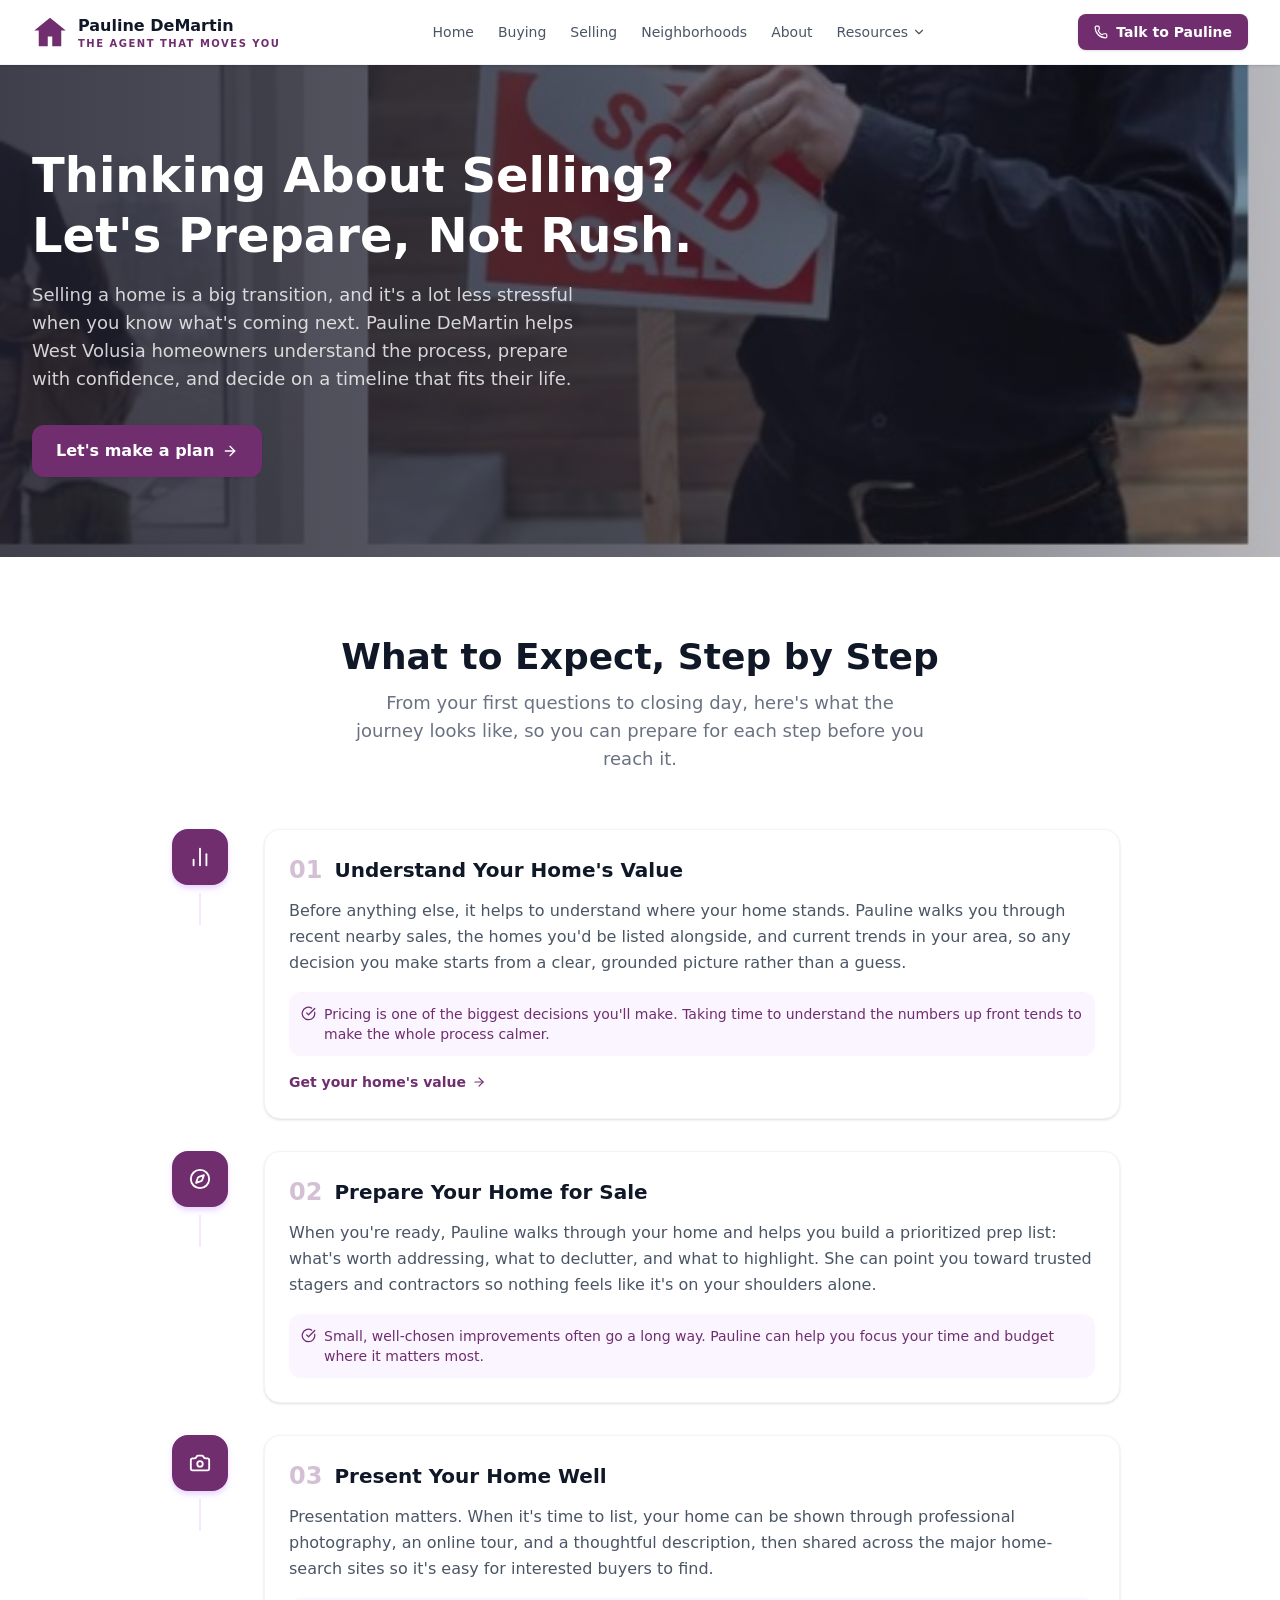
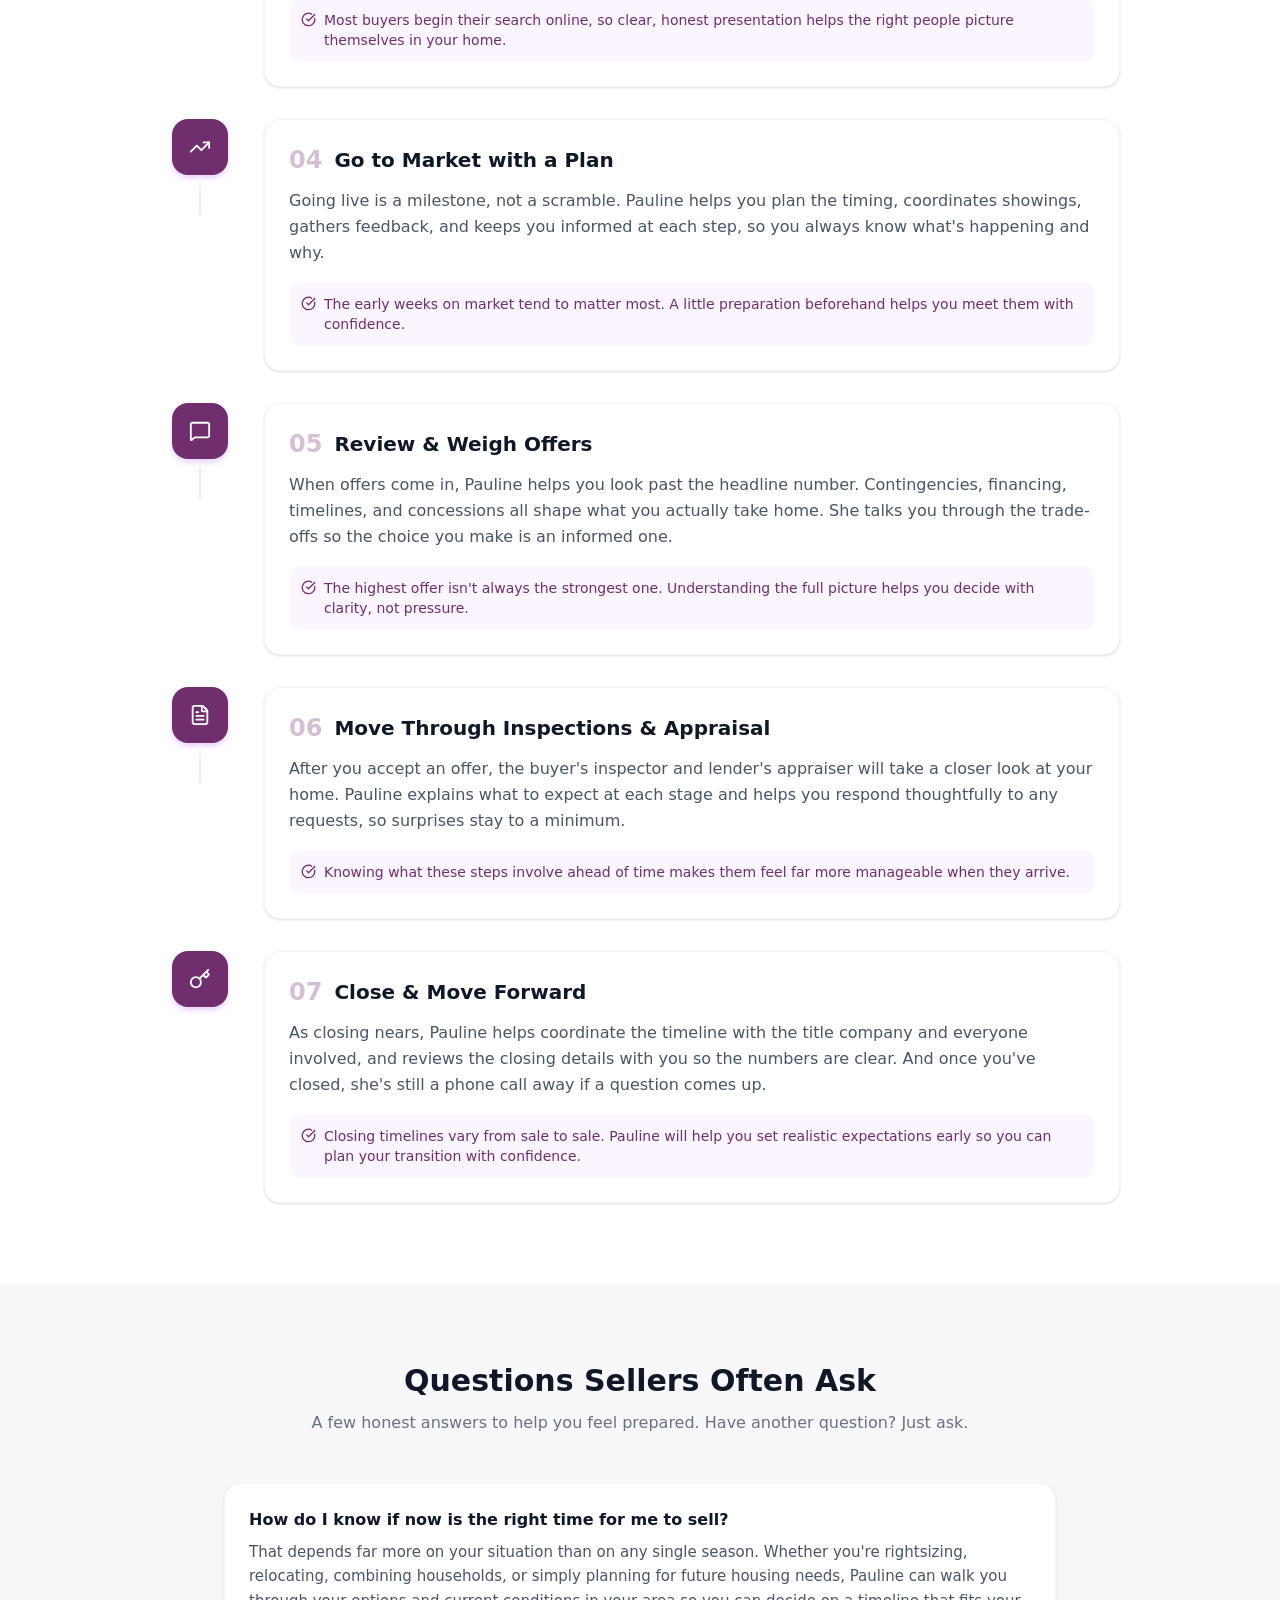
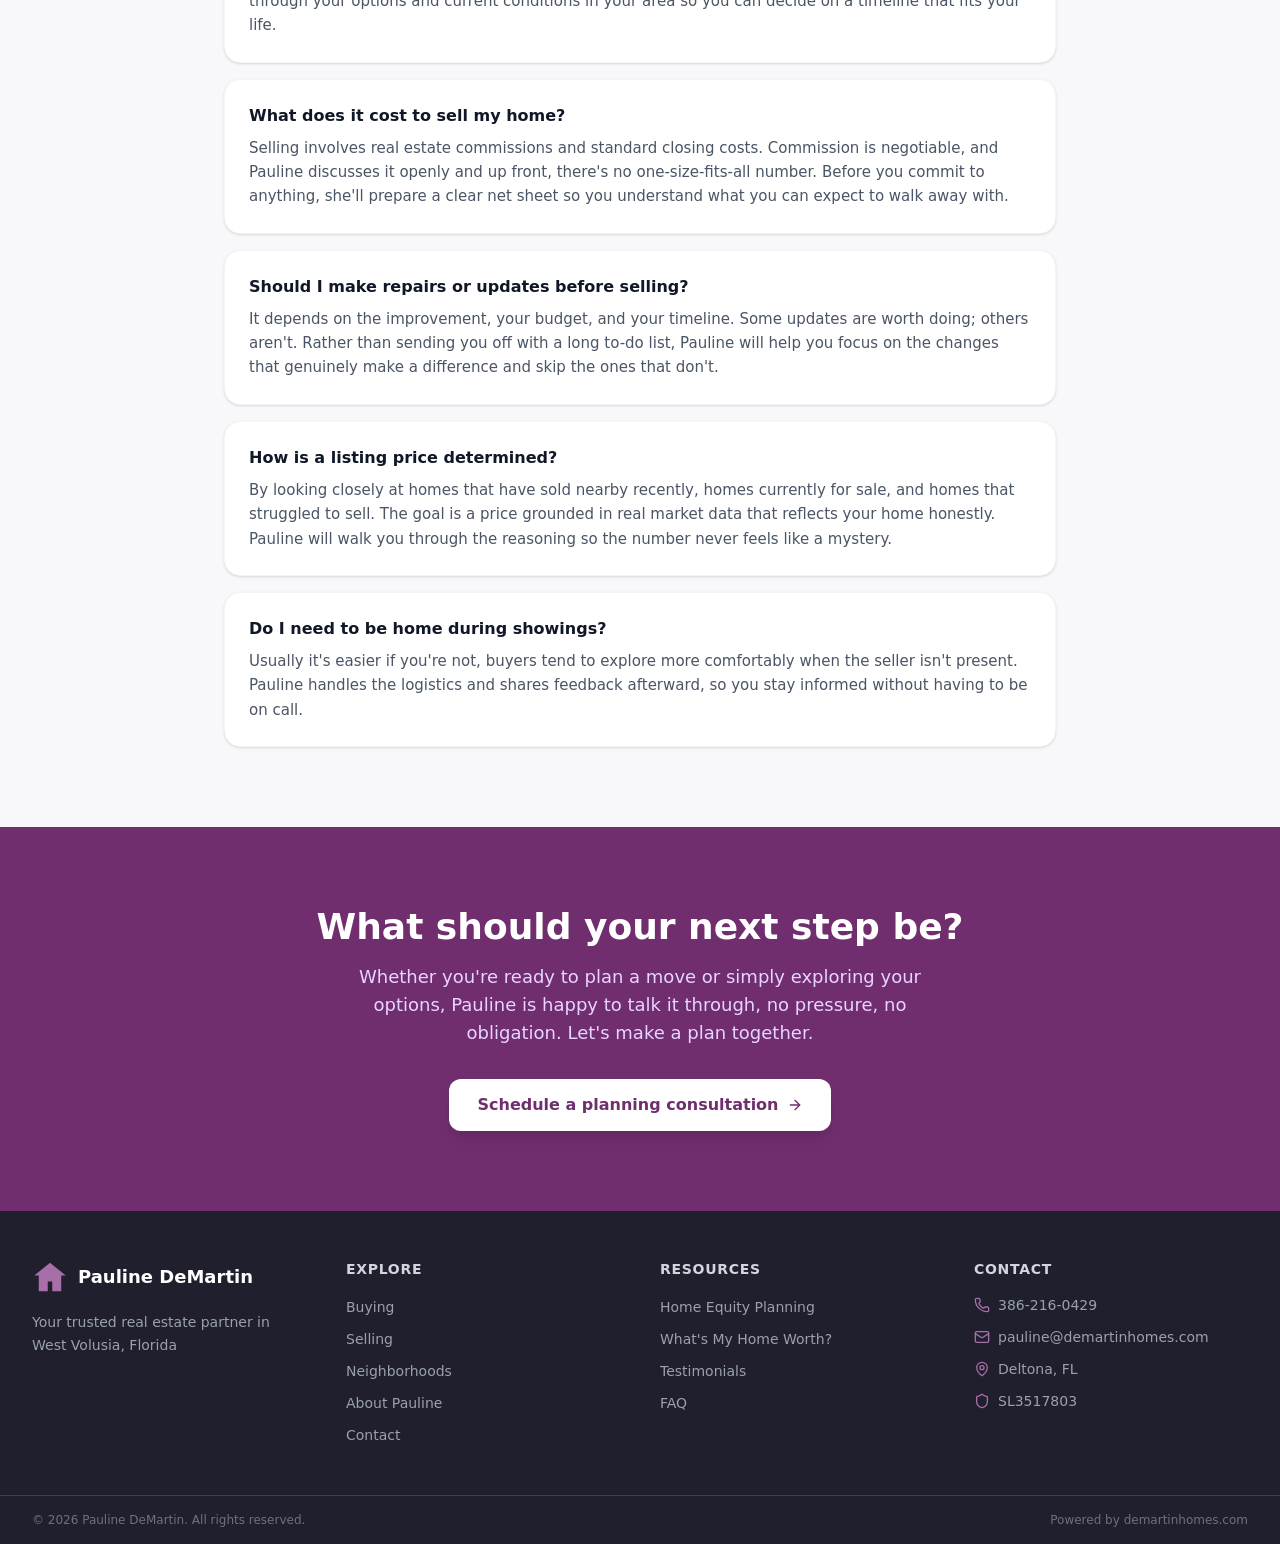
<file: sellers/index.html>
<!DOCTYPE html><html lang="en" class="inter_5901b7c6-module__ec5Qua__variable"><head><meta charSet="utf-8"/><meta name="viewport" content="width=device-width, initial-scale=1"/><link rel="preload" href="/_next/static/media/83afe278b6a6bb3c-s.p.2bn3s6zvc0dyp.woff2" as="font" crossorigin="" type="font/woff2"/><link rel="preload" as="image" href="/images/service-sellers.jpg"/><link rel="stylesheet" href="/_next/static/chunks/1o2__x182su04.css" data-precedence="next"/><link rel="preload" as="script" fetchPriority="low" href="/_next/static/chunks/21y3go662gzm2.js"/><script src="/_next/static/chunks/2o1jw19xgqkzz.js" async=""></script><script src="/_next/static/chunks/3peubv2924kx4.js" async=""></script><script src="/_next/static/chunks/turbopack-43fj6arzy7gf4.js" async=""></script><script src="/_next/static/chunks/05-c3ty_6dwfk.js" async=""></script><script src="/_next/static/chunks/14mrh2-p_w84d.js" async=""></script><script src="/_next/static/chunks/0qmd40rorf7k5.js" async=""></script><meta name="next-size-adjust" content=""/><title>Preparing to Sell Your Home | Pauline DeMartin · West Volusia REALTOR® | Pauline DeMartin - West Volusia FL REALTOR</title><meta name="description" content="Thinking about selling your West Volusia home? Learn what to expect, how to prepare, and what your next step should be, guided by Pauline DeMartin."/><link rel="icon" href="/favicon.ico?favicon.2vob68tjqpejf.ico" sizes="256x256" type="image/x-icon"/><script src="/_next/static/chunks/0cz1d0mv5g_q7.js" noModule=""></script></head><body class="font-sans antialiased"><div hidden=""><!--$--><!--/$--></div><div class="min-h-screen bg-white flex flex-col"><header class="sticky top-0 z-50 bg-white/95 backdrop-blur-sm border-b border-gray-100 shadow-sm"><div class="max-w-7xl mx-auto px-4 lg:px-8 flex items-center justify-between h-16"><a class="flex items-center gap-2.5 shrink-0 group" href="/"><svg viewBox="0 0 24 24" class="w-9 h-9 fill-[#702E6F] group-hover:fill-[#5A2559] transition-colors flex-shrink-0" aria-hidden="true"><path d="M12 2.5 1.5 11h3v10.5h6V15h3v6.5h6V11h3L12 2.5z"></path></svg><div class="leading-tight"><p class="text-base font-bold text-gray-900 tracking-normal antialiased subpixel-antialiased">Pauline DeMartin</p><p class="text-[10px] font-semibold text-[#702E6F] uppercase tracking-[0.15em]">The Agent That Moves You</p></div></a><nav class="hidden xl:flex items-center gap-6"><a class="text-sm font-medium transition-colors text-gray-600 hover:text-[#702E6F]" href="/">Home</a><a class="text-sm font-medium transition-colors text-gray-600 hover:text-[#702E6F]" href="/buyers/">Buying</a><a class="text-sm font-medium transition-colors text-gray-600 hover:text-[#702E6F]" href="/sellers/">Selling</a><a class="text-sm font-medium transition-colors text-gray-600 hover:text-[#702E6F]" href="/neighborhoods/">Neighborhoods</a><a class="text-sm font-medium transition-colors text-gray-600 hover:text-[#702E6F]" href="/about/">About</a><div class="relative group"><button type="button" class="flex items-center gap-1 text-sm font-medium text-gray-600 group-hover:text-[#702E6F] transition-colors">Resources <svg xmlns="http://www.w3.org/2000/svg" width="14" height="14" viewBox="0 0 24 24" fill="none" stroke="currentColor" stroke-width="2" stroke-linecap="round" stroke-linejoin="round" class="lucide lucide-chevron-down group-hover:rotate-180 transition-transform" aria-hidden="true"><path d="m6 9 6 6 6-6"></path></svg></button><div class="absolute right-0 top-full pt-3 opacity-0 invisible group-hover:opacity-100 group-hover:visible transition-all duration-150"><div class="w-60 bg-white rounded-xl border border-gray-100 shadow-lg py-2"><a class="block px-4 py-2 text-sm transition-colors text-gray-600 hover:text-[#702E6F] hover:bg-gray-50" href="/home-equity-planning/">Home Equity Planning</a><a class="block px-4 py-2 text-sm transition-colors text-gray-600 hover:text-[#702E6F] hover:bg-gray-50" href="/home-valuation/">What&#x27;s My Home Worth?</a><a class="block px-4 py-2 text-sm transition-colors text-gray-600 hover:text-[#702E6F] hover:bg-gray-50" href="/testimonials/">Testimonials</a><a class="block px-4 py-2 text-sm transition-colors text-gray-600 hover:text-[#702E6F] hover:bg-gray-50" href="/faq/">FAQ</a></div></div></div></nav><div class="flex items-center gap-3"><a class="hidden md:inline-flex items-center gap-2 bg-[#702E6F] hover:bg-[#5A2559] text-white text-sm font-semibold px-4 py-2 rounded-lg transition-colors shadow-sm" href="/contact/"><svg xmlns="http://www.w3.org/2000/svg" width="14" height="14" viewBox="0 0 24 24" fill="none" stroke="currentColor" stroke-width="2" stroke-linecap="round" stroke-linejoin="round" class="lucide lucide-phone" aria-hidden="true"><path d="M13.832 16.568a1 1 0 0 0 1.213-.303l.355-.465A2 2 0 0 1 17 15h3a2 2 0 0 1 2 2v3a2 2 0 0 1-2 2A18 18 0 0 1 2 4a2 2 0 0 1 2-2h3a2 2 0 0 1 2 2v3a2 2 0 0 1-.8 1.6l-.468.351a1 1 0 0 0-.292 1.233 14 14 0 0 0 6.392 6.384"></path></svg>Talk to Pauline</a><button class="xl:hidden p-2 text-gray-600 hover:text-[#702E6F] rounded-md" aria-label="Toggle menu"><svg xmlns="http://www.w3.org/2000/svg" width="22" height="22" viewBox="0 0 24 24" fill="none" stroke="currentColor" stroke-width="2" stroke-linecap="round" stroke-linejoin="round" class="lucide lucide-menu" aria-hidden="true"><path d="M4 5h16"></path><path d="M4 12h16"></path><path d="M4 19h16"></path></svg></button></div></div></header><section class="relative min-h-[400px] flex items-center"><img alt="Selling your home in West Volusia" decoding="async" data-nimg="fill" class="object-cover object-center" style="position:absolute;height:100%;width:100%;left:0;top:0;right:0;bottom:0;color:transparent" src="/images/service-sellers.jpg"/><div class="absolute inset-0 bg-gradient-to-r from-[#1F1F2E]/85 via-[#1F1F2E]/70 to-[#1F1F2E]/30"></div><div class="relative z-10 max-w-7xl mx-auto px-6 lg:px-8 py-20 w-full"><h1 class="text-4xl md:text-5xl font-bold text-white mb-4 max-w-2xl leading-tight">Thinking About Selling? Let&#x27;s Prepare, Not Rush.</h1><p class="text-white/80 text-lg max-w-xl mb-8">Selling a home is a big transition, and it&#x27;s a lot less stressful when you know what&#x27;s coming next. Pauline DeMartin helps West Volusia homeowners understand the process, prepare with confidence, and decide on a timeline that fits their life.</p><a class="btn-primary" href="/contact/?reason=selling">Let&#x27;s make a plan <svg xmlns="http://www.w3.org/2000/svg" width="16" height="16" viewBox="0 0 24 24" fill="none" stroke="currentColor" stroke-width="2" stroke-linecap="round" stroke-linejoin="round" class="lucide lucide-arrow-right" aria-hidden="true"><path d="M5 12h14"></path><path d="m12 5 7 7-7 7"></path></svg></a></div></section><section class="py-20"><div class="max-w-5xl mx-auto px-6 lg:px-8"><div class="text-center mb-14"><h2 class="text-3xl md:text-4xl font-bold text-gray-900 mb-3">What to Expect, Step by Step</h2><p class="text-gray-500 text-lg max-w-xl mx-auto">From your first questions to closing day, here&#x27;s what the journey looks like, so you can prepare for each step before you reach it.</p></div><div class="space-y-8"><div class="grid grid-cols-1 md:grid-cols-[80px_1fr] gap-6 items-start"><div class="flex flex-col items-center gap-2"><div class="w-14 h-14 rounded-2xl bg-[#702E6F] flex items-center justify-center shadow-md shadow-purple-200 flex-shrink-0"><svg xmlns="http://www.w3.org/2000/svg" width="22" height="22" viewBox="0 0 24 24" fill="none" stroke="currentColor" stroke-width="2" stroke-linecap="round" stroke-linejoin="round" class="lucide lucide-chart-no-axes-column text-white" aria-hidden="true"><path d="M5 21v-6"></path><path d="M12 21V3"></path><path d="M19 21V9"></path></svg></div><div class="w-0.5 h-8 bg-purple-100 hidden md:block"></div></div><div class="bg-white rounded-2xl p-6 border border-gray-100 shadow-sm hover:shadow-md transition-shadow"><div class="flex items-center gap-3 mb-3"><span class="text-[#702E6F]/30 font-bold text-2xl">01</span><h3 class="text-xl font-bold text-gray-900">Understand Your Home&#x27;s Value</h3></div><p class="text-gray-600 leading-relaxed mb-4">Before anything else, it helps to understand where your home stands. Pauline walks you through recent nearby sales, the homes you&#x27;d be listed alongside, and current trends in your area, so any decision you make starts from a clear, grounded picture rather than a guess.</p><div class="flex items-start gap-2 bg-purple-50 rounded-xl p-3"><svg xmlns="http://www.w3.org/2000/svg" width="15" height="15" viewBox="0 0 24 24" fill="none" stroke="currentColor" stroke-width="2" stroke-linecap="round" stroke-linejoin="round" class="lucide lucide-circle-check-big text-[#702E6F] mt-0.5 flex-shrink-0" aria-hidden="true"><path d="M21.801 10A10 10 0 1 1 17 3.335"></path><path d="m9 11 3 3L22 4"></path></svg><p class="text-sm text-[#702E6F] font-medium">Pricing is one of the biggest decisions you&#x27;ll make. Taking time to understand the numbers up front tends to make the whole process calmer.</p></div><a class="inline-flex items-center gap-1.5 mt-4 text-sm font-semibold text-[#702E6F] hover:gap-2.5 transition-all" href="/home-valuation/">Get your home&#x27;s value<svg xmlns="http://www.w3.org/2000/svg" width="14" height="14" viewBox="0 0 24 24" fill="none" stroke="currentColor" stroke-width="2" stroke-linecap="round" stroke-linejoin="round" class="lucide lucide-arrow-right" aria-hidden="true"><path d="M5 12h14"></path><path d="m12 5 7 7-7 7"></path></svg></a></div></div><div class="grid grid-cols-1 md:grid-cols-[80px_1fr] gap-6 items-start"><div class="flex flex-col items-center gap-2"><div class="w-14 h-14 rounded-2xl bg-[#702E6F] flex items-center justify-center shadow-md shadow-purple-200 flex-shrink-0"><svg xmlns="http://www.w3.org/2000/svg" width="22" height="22" viewBox="0 0 24 24" fill="none" stroke="currentColor" stroke-width="2" stroke-linecap="round" stroke-linejoin="round" class="lucide lucide-compass text-white" aria-hidden="true"><circle cx="12" cy="12" r="10"></circle><path d="m16.24 7.76-1.804 5.411a2 2 0 0 1-1.265 1.265L7.76 16.24l1.804-5.411a2 2 0 0 1 1.265-1.265z"></path></svg></div><div class="w-0.5 h-8 bg-purple-100 hidden md:block"></div></div><div class="bg-white rounded-2xl p-6 border border-gray-100 shadow-sm hover:shadow-md transition-shadow"><div class="flex items-center gap-3 mb-3"><span class="text-[#702E6F]/30 font-bold text-2xl">02</span><h3 class="text-xl font-bold text-gray-900">Prepare Your Home for Sale</h3></div><p class="text-gray-600 leading-relaxed mb-4">When you&#x27;re ready, Pauline walks through your home and helps you build a prioritized prep list: what&#x27;s worth addressing, what to declutter, and what to highlight. She can point you toward trusted stagers and contractors so nothing feels like it&#x27;s on your shoulders alone.</p><div class="flex items-start gap-2 bg-purple-50 rounded-xl p-3"><svg xmlns="http://www.w3.org/2000/svg" width="15" height="15" viewBox="0 0 24 24" fill="none" stroke="currentColor" stroke-width="2" stroke-linecap="round" stroke-linejoin="round" class="lucide lucide-circle-check-big text-[#702E6F] mt-0.5 flex-shrink-0" aria-hidden="true"><path d="M21.801 10A10 10 0 1 1 17 3.335"></path><path d="m9 11 3 3L22 4"></path></svg><p class="text-sm text-[#702E6F] font-medium">Small, well-chosen improvements often go a long way. Pauline can help you focus your time and budget where it matters most.</p></div></div></div><div class="grid grid-cols-1 md:grid-cols-[80px_1fr] gap-6 items-start"><div class="flex flex-col items-center gap-2"><div class="w-14 h-14 rounded-2xl bg-[#702E6F] flex items-center justify-center shadow-md shadow-purple-200 flex-shrink-0"><svg xmlns="http://www.w3.org/2000/svg" width="22" height="22" viewBox="0 0 24 24" fill="none" stroke="currentColor" stroke-width="2" stroke-linecap="round" stroke-linejoin="round" class="lucide lucide-camera text-white" aria-hidden="true"><path d="M13.997 4a2 2 0 0 1 1.76 1.05l.486.9A2 2 0 0 0 18.003 7H20a2 2 0 0 1 2 2v9a2 2 0 0 1-2 2H4a2 2 0 0 1-2-2V9a2 2 0 0 1 2-2h1.997a2 2 0 0 0 1.759-1.048l.489-.904A2 2 0 0 1 10.004 4z"></path><circle cx="12" cy="13" r="3"></circle></svg></div><div class="w-0.5 h-8 bg-purple-100 hidden md:block"></div></div><div class="bg-white rounded-2xl p-6 border border-gray-100 shadow-sm hover:shadow-md transition-shadow"><div class="flex items-center gap-3 mb-3"><span class="text-[#702E6F]/30 font-bold text-2xl">03</span><h3 class="text-xl font-bold text-gray-900">Present Your Home Well</h3></div><p class="text-gray-600 leading-relaxed mb-4">Presentation matters. When it&#x27;s time to list, your home can be shown through professional photography, an online tour, and a thoughtful description, then shared across the major home-search sites so it&#x27;s easy for interested buyers to find.</p><div class="flex items-start gap-2 bg-purple-50 rounded-xl p-3"><svg xmlns="http://www.w3.org/2000/svg" width="15" height="15" viewBox="0 0 24 24" fill="none" stroke="currentColor" stroke-width="2" stroke-linecap="round" stroke-linejoin="round" class="lucide lucide-circle-check-big text-[#702E6F] mt-0.5 flex-shrink-0" aria-hidden="true"><path d="M21.801 10A10 10 0 1 1 17 3.335"></path><path d="m9 11 3 3L22 4"></path></svg><p class="text-sm text-[#702E6F] font-medium">Most buyers begin their search online, so clear, honest presentation helps the right people picture themselves in your home.</p></div></div></div><div class="grid grid-cols-1 md:grid-cols-[80px_1fr] gap-6 items-start"><div class="flex flex-col items-center gap-2"><div class="w-14 h-14 rounded-2xl bg-[#702E6F] flex items-center justify-center shadow-md shadow-purple-200 flex-shrink-0"><svg xmlns="http://www.w3.org/2000/svg" width="22" height="22" viewBox="0 0 24 24" fill="none" stroke="currentColor" stroke-width="2" stroke-linecap="round" stroke-linejoin="round" class="lucide lucide-trending-up text-white" aria-hidden="true"><path d="M16 7h6v6"></path><path d="m22 7-8.5 8.5-5-5L2 17"></path></svg></div><div class="w-0.5 h-8 bg-purple-100 hidden md:block"></div></div><div class="bg-white rounded-2xl p-6 border border-gray-100 shadow-sm hover:shadow-md transition-shadow"><div class="flex items-center gap-3 mb-3"><span class="text-[#702E6F]/30 font-bold text-2xl">04</span><h3 class="text-xl font-bold text-gray-900">Go to Market with a Plan</h3></div><p class="text-gray-600 leading-relaxed mb-4">Going live is a milestone, not a scramble. Pauline helps you plan the timing, coordinates showings, gathers feedback, and keeps you informed at each step, so you always know what&#x27;s happening and why.</p><div class="flex items-start gap-2 bg-purple-50 rounded-xl p-3"><svg xmlns="http://www.w3.org/2000/svg" width="15" height="15" viewBox="0 0 24 24" fill="none" stroke="currentColor" stroke-width="2" stroke-linecap="round" stroke-linejoin="round" class="lucide lucide-circle-check-big text-[#702E6F] mt-0.5 flex-shrink-0" aria-hidden="true"><path d="M21.801 10A10 10 0 1 1 17 3.335"></path><path d="m9 11 3 3L22 4"></path></svg><p class="text-sm text-[#702E6F] font-medium">The early weeks on market tend to matter most. A little preparation beforehand helps you meet them with confidence.</p></div></div></div><div class="grid grid-cols-1 md:grid-cols-[80px_1fr] gap-6 items-start"><div class="flex flex-col items-center gap-2"><div class="w-14 h-14 rounded-2xl bg-[#702E6F] flex items-center justify-center shadow-md shadow-purple-200 flex-shrink-0"><svg xmlns="http://www.w3.org/2000/svg" width="22" height="22" viewBox="0 0 24 24" fill="none" stroke="currentColor" stroke-width="2" stroke-linecap="round" stroke-linejoin="round" class="lucide lucide-message-square text-white" aria-hidden="true"><path d="M22 17a2 2 0 0 1-2 2H6.828a2 2 0 0 0-1.414.586l-2.202 2.202A.71.71 0 0 1 2 21.286V5a2 2 0 0 1 2-2h16a2 2 0 0 1 2 2z"></path></svg></div><div class="w-0.5 h-8 bg-purple-100 hidden md:block"></div></div><div class="bg-white rounded-2xl p-6 border border-gray-100 shadow-sm hover:shadow-md transition-shadow"><div class="flex items-center gap-3 mb-3"><span class="text-[#702E6F]/30 font-bold text-2xl">05</span><h3 class="text-xl font-bold text-gray-900">Review &amp; Weigh Offers</h3></div><p class="text-gray-600 leading-relaxed mb-4">When offers come in, Pauline helps you look past the headline number. Contingencies, financing, timelines, and concessions all shape what you actually take home. She talks you through the trade-offs so the choice you make is an informed one.</p><div class="flex items-start gap-2 bg-purple-50 rounded-xl p-3"><svg xmlns="http://www.w3.org/2000/svg" width="15" height="15" viewBox="0 0 24 24" fill="none" stroke="currentColor" stroke-width="2" stroke-linecap="round" stroke-linejoin="round" class="lucide lucide-circle-check-big text-[#702E6F] mt-0.5 flex-shrink-0" aria-hidden="true"><path d="M21.801 10A10 10 0 1 1 17 3.335"></path><path d="m9 11 3 3L22 4"></path></svg><p class="text-sm text-[#702E6F] font-medium">The highest offer isn&#x27;t always the strongest one. Understanding the full picture helps you decide with clarity, not pressure.</p></div></div></div><div class="grid grid-cols-1 md:grid-cols-[80px_1fr] gap-6 items-start"><div class="flex flex-col items-center gap-2"><div class="w-14 h-14 rounded-2xl bg-[#702E6F] flex items-center justify-center shadow-md shadow-purple-200 flex-shrink-0"><svg xmlns="http://www.w3.org/2000/svg" width="22" height="22" viewBox="0 0 24 24" fill="none" stroke="currentColor" stroke-width="2" stroke-linecap="round" stroke-linejoin="round" class="lucide lucide-file-text text-white" aria-hidden="true"><path d="M6 22a2 2 0 0 1-2-2V4a2 2 0 0 1 2-2h8a2.4 2.4 0 0 1 1.704.706l3.588 3.588A2.4 2.4 0 0 1 20 8v12a2 2 0 0 1-2 2z"></path><path d="M14 2v5a1 1 0 0 0 1 1h5"></path><path d="M10 9H8"></path><path d="M16 13H8"></path><path d="M16 17H8"></path></svg></div><div class="w-0.5 h-8 bg-purple-100 hidden md:block"></div></div><div class="bg-white rounded-2xl p-6 border border-gray-100 shadow-sm hover:shadow-md transition-shadow"><div class="flex items-center gap-3 mb-3"><span class="text-[#702E6F]/30 font-bold text-2xl">06</span><h3 class="text-xl font-bold text-gray-900">Move Through Inspections &amp; Appraisal</h3></div><p class="text-gray-600 leading-relaxed mb-4">After you accept an offer, the buyer&#x27;s inspector and lender&#x27;s appraiser will take a closer look at your home. Pauline explains what to expect at each stage and helps you respond thoughtfully to any requests, so surprises stay to a minimum.</p><div class="flex items-start gap-2 bg-purple-50 rounded-xl p-3"><svg xmlns="http://www.w3.org/2000/svg" width="15" height="15" viewBox="0 0 24 24" fill="none" stroke="currentColor" stroke-width="2" stroke-linecap="round" stroke-linejoin="round" class="lucide lucide-circle-check-big text-[#702E6F] mt-0.5 flex-shrink-0" aria-hidden="true"><path d="M21.801 10A10 10 0 1 1 17 3.335"></path><path d="m9 11 3 3L22 4"></path></svg><p class="text-sm text-[#702E6F] font-medium">Knowing what these steps involve ahead of time makes them feel far more manageable when they arrive.</p></div></div></div><div class="grid grid-cols-1 md:grid-cols-[80px_1fr] gap-6 items-start"><div class="flex flex-col items-center gap-2"><div class="w-14 h-14 rounded-2xl bg-[#702E6F] flex items-center justify-center shadow-md shadow-purple-200 flex-shrink-0"><svg xmlns="http://www.w3.org/2000/svg" width="22" height="22" viewBox="0 0 24 24" fill="none" stroke="currentColor" stroke-width="2" stroke-linecap="round" stroke-linejoin="round" class="lucide lucide-key text-white" aria-hidden="true"><path d="m15.5 7.5 2.3 2.3a1 1 0 0 0 1.4 0l2.1-2.1a1 1 0 0 0 0-1.4L19 4"></path><path d="m21 2-9.6 9.6"></path><circle cx="7.5" cy="15.5" r="5.5"></circle></svg></div></div><div class="bg-white rounded-2xl p-6 border border-gray-100 shadow-sm hover:shadow-md transition-shadow"><div class="flex items-center gap-3 mb-3"><span class="text-[#702E6F]/30 font-bold text-2xl">07</span><h3 class="text-xl font-bold text-gray-900">Close &amp; Move Forward</h3></div><p class="text-gray-600 leading-relaxed mb-4">As closing nears, Pauline helps coordinate the timeline with the title company and everyone involved, and reviews the closing details with you so the numbers are clear. And once you&#x27;ve closed, she&#x27;s still a phone call away if a question comes up.</p><div class="flex items-start gap-2 bg-purple-50 rounded-xl p-3"><svg xmlns="http://www.w3.org/2000/svg" width="15" height="15" viewBox="0 0 24 24" fill="none" stroke="currentColor" stroke-width="2" stroke-linecap="round" stroke-linejoin="round" class="lucide lucide-circle-check-big text-[#702E6F] mt-0.5 flex-shrink-0" aria-hidden="true"><path d="M21.801 10A10 10 0 1 1 17 3.335"></path><path d="m9 11 3 3L22 4"></path></svg><p class="text-sm text-[#702E6F] font-medium">Closing timelines vary from sale to sale. Pauline will help you set realistic expectations early so you can plan your transition with confidence.</p></div></div></div></div></div></section><section class="py-20 bg-[#F8F7FA]"><div class="max-w-4xl mx-auto px-6 lg:px-8"><div class="text-center mb-12"><h2 class="text-3xl font-bold text-gray-900 mb-3">Questions Sellers Often Ask</h2><p class="text-gray-500">A few honest answers to help you feel prepared. Have another question? Just ask.</p></div><div class="space-y-4"><div class="bg-white rounded-2xl p-6 border border-gray-100 shadow-sm"><h3 class="font-bold text-gray-900 mb-2">How do I know if now is the right time for me to sell?</h3><p class="text-gray-600 text-[15px] leading-relaxed">That depends far more on your situation than on any single season. Whether you&#x27;re rightsizing, relocating, combining households, or simply planning for future housing needs, Pauline can walk you through your options and current conditions in your area so you can decide on a timeline that fits your life.</p></div><div class="bg-white rounded-2xl p-6 border border-gray-100 shadow-sm"><h3 class="font-bold text-gray-900 mb-2">What does it cost to sell my home?</h3><p class="text-gray-600 text-[15px] leading-relaxed">Selling involves real estate commissions and standard closing costs. Commission is negotiable, and Pauline discusses it openly and up front, there&#x27;s no one-size-fits-all number. Before you commit to anything, she&#x27;ll prepare a clear net sheet so you understand what you can expect to walk away with.</p></div><div class="bg-white rounded-2xl p-6 border border-gray-100 shadow-sm"><h3 class="font-bold text-gray-900 mb-2">Should I make repairs or updates before selling?</h3><p class="text-gray-600 text-[15px] leading-relaxed">It depends on the improvement, your budget, and your timeline. Some updates are worth doing; others aren&#x27;t. Rather than sending you off with a long to-do list, Pauline will help you focus on the changes that genuinely make a difference and skip the ones that don&#x27;t.</p></div><div class="bg-white rounded-2xl p-6 border border-gray-100 shadow-sm"><h3 class="font-bold text-gray-900 mb-2">How is a listing price determined?</h3><p class="text-gray-600 text-[15px] leading-relaxed">By looking closely at homes that have sold nearby recently, homes currently for sale, and homes that struggled to sell. The goal is a price grounded in real market data that reflects your home honestly. Pauline will walk you through the reasoning so the number never feels like a mystery.</p></div><div class="bg-white rounded-2xl p-6 border border-gray-100 shadow-sm"><h3 class="font-bold text-gray-900 mb-2">Do I need to be home during showings?</h3><p class="text-gray-600 text-[15px] leading-relaxed">Usually it&#x27;s easier if you&#x27;re not, buyers tend to explore more comfortably when the seller isn&#x27;t present. Pauline handles the logistics and shares feedback afterward, so you stay informed without having to be on call.</p></div></div></div></section><section class="py-20 bg-[#702E6F]"><div class="max-w-4xl mx-auto px-6 lg:px-8 text-center text-white"><h2 class="text-3xl md:text-4xl font-bold mb-4">What should your next step be?</h2><p class="text-purple-200 text-lg mb-8 max-w-xl mx-auto">Whether you&#x27;re ready to plan a move or simply exploring your options, Pauline is happy to talk it through, no pressure, no obligation. Let&#x27;s make a plan together.</p><div class="flex flex-wrap justify-center gap-4"><a class="inline-flex items-center gap-2 bg-white text-[#702E6F] font-bold px-7 py-3.5 rounded-xl hover:bg-purple-50 transition-colors shadow-lg" href="/contact/">Schedule a planning consultation <svg xmlns="http://www.w3.org/2000/svg" width="16" height="16" viewBox="0 0 24 24" fill="none" stroke="currentColor" stroke-width="2" stroke-linecap="round" stroke-linejoin="round" class="lucide lucide-arrow-right" aria-hidden="true"><path d="M5 12h14"></path><path d="m12 5 7 7-7 7"></path></svg></a></div></div></section><footer class="bg-[#1F1F2E] text-white"><div class="max-w-7xl mx-auto px-4 sm:px-6 lg:px-8 py-12"><div class="grid grid-cols-1 sm:grid-cols-2 lg:grid-cols-4 gap-10"><div><div class="flex items-center gap-2.5 mb-4"><svg viewBox="0 0 24 24" class="w-9 h-9 fill-[#A86EA7] flex-shrink-0" aria-hidden="true"><path d="M12 2.5 1.5 11h3v10.5h6V15h3v6.5h6V11h3L12 2.5z"></path></svg><span class="font-semibold text-lg">Pauline DeMartin</span></div><p class="text-gray-400 text-sm leading-relaxed">Your trusted real estate partner in West Volusia, Florida</p></div><div><h3 class="font-semibold text-sm uppercase tracking-wider text-gray-300 mb-4">Explore</h3><ul class="space-y-2"><li><a class="text-gray-400 hover:text-[#A86EA7] text-sm transition-colors duration-150" href="/buyers/">Buying</a></li><li><a class="text-gray-400 hover:text-[#A86EA7] text-sm transition-colors duration-150" href="/sellers/">Selling</a></li><li><a class="text-gray-400 hover:text-[#A86EA7] text-sm transition-colors duration-150" href="/neighborhoods/">Neighborhoods</a></li><li><a class="text-gray-400 hover:text-[#A86EA7] text-sm transition-colors duration-150" href="/about/">About Pauline</a></li><li><a class="text-gray-400 hover:text-[#A86EA7] text-sm transition-colors duration-150" href="/contact/">Contact</a></li></ul></div><div><h3 class="font-semibold text-sm uppercase tracking-wider text-gray-300 mb-4">Resources</h3><ul class="space-y-2"><li><a class="text-gray-400 hover:text-[#A86EA7] text-sm transition-colors duration-150" href="/home-equity-planning/">Home Equity Planning</a></li><li><a class="text-gray-400 hover:text-[#A86EA7] text-sm transition-colors duration-150" href="/home-valuation/">What&#x27;s My Home Worth?</a></li><li><a class="text-gray-400 hover:text-[#A86EA7] text-sm transition-colors duration-150" href="/testimonials/">Testimonials</a></li><li><a class="text-gray-400 hover:text-[#A86EA7] text-sm transition-colors duration-150" href="/faq/">FAQ</a></li></ul></div><div><h3 class="font-semibold text-sm uppercase tracking-wider text-gray-300 mb-4">Contact</h3><ul class="space-y-3"><li class="flex items-start gap-2 text-sm text-gray-400"><svg xmlns="http://www.w3.org/2000/svg" width="16" height="16" viewBox="0 0 24 24" fill="none" stroke="currentColor" stroke-width="2" stroke-linecap="round" stroke-linejoin="round" class="lucide lucide-phone mt-0.5 text-[#A86EA7] flex-shrink-0" aria-hidden="true"><path d="M13.832 16.568a1 1 0 0 0 1.213-.303l.355-.465A2 2 0 0 1 17 15h3a2 2 0 0 1 2 2v3a2 2 0 0 1-2 2A18 18 0 0 1 2 4a2 2 0 0 1 2-2h3a2 2 0 0 1 2 2v3a2 2 0 0 1-.8 1.6l-.468.351a1 1 0 0 0-.292 1.233 14 14 0 0 0 6.392 6.384"></path></svg><a href="tel:386-216-0429" class="hover:text-[#A86EA7] transition-colors">386-216-0429</a></li><li class="flex items-start gap-2 text-sm text-gray-400"><svg xmlns="http://www.w3.org/2000/svg" width="16" height="16" viewBox="0 0 24 24" fill="none" stroke="currentColor" stroke-width="2" stroke-linecap="round" stroke-linejoin="round" class="lucide lucide-mail mt-0.5 text-[#A86EA7] flex-shrink-0" aria-hidden="true"><path d="m22 7-8.991 5.727a2 2 0 0 1-2.009 0L2 7"></path><rect x="2" y="4" width="20" height="16" rx="2"></rect></svg><a href="mailto:pauline@demartinhomes.com" class="hover:text-[#A86EA7] transition-colors break-all">pauline@demartinhomes.com</a></li><li class="flex items-start gap-2 text-sm text-gray-400"><svg xmlns="http://www.w3.org/2000/svg" width="16" height="16" viewBox="0 0 24 24" fill="none" stroke="currentColor" stroke-width="2" stroke-linecap="round" stroke-linejoin="round" class="lucide lucide-map-pin mt-0.5 text-[#A86EA7] flex-shrink-0" aria-hidden="true"><path d="M20 10c0 4.993-5.539 10.193-7.399 11.799a1 1 0 0 1-1.202 0C9.539 20.193 4 14.993 4 10a8 8 0 0 1 16 0"></path><circle cx="12" cy="10" r="3"></circle></svg><span>Deltona, FL</span></li><li class="flex items-start gap-2 text-sm text-gray-400"><svg xmlns="http://www.w3.org/2000/svg" width="16" height="16" viewBox="0 0 24 24" fill="none" stroke="currentColor" stroke-width="2" stroke-linecap="round" stroke-linejoin="round" class="lucide lucide-shield mt-0.5 text-[#A86EA7] flex-shrink-0" aria-hidden="true"><path d="M20 13c0 5-3.5 7.5-7.66 8.95a1 1 0 0 1-.67-.01C7.5 20.5 4 18 4 13V6a1 1 0 0 1 1-1c2 0 4.5-1.2 6.24-2.72a1.17 1.17 0 0 1 1.52 0C14.51 3.81 17 5 19 5a1 1 0 0 1 1 1z"></path></svg><span>SL3517803</span></li></ul></div></div></div><div class="border-t border-gray-700"><div class="max-w-7xl mx-auto px-4 sm:px-6 lg:px-8 py-4 flex flex-col sm:flex-row items-center justify-between gap-2"><p class="text-gray-500 text-xs">© <!-- -->2026<!-- --> Pauline DeMartin. All rights reserved.</p><p class="text-gray-500 text-xs">Powered by<!-- --> <a href="https://demartinhomes.com" class="hover:text-[#A86EA7] transition-colors">demartinhomes.com</a></p></div></div></footer></div><!--$--><!--/$--><script src="/_next/static/chunks/21y3go662gzm2.js" id="_R_" async=""></script><script>(self.__next_f=self.__next_f||[]).push([0])</script><script>self.__next_f.push([1,"1:\"$Sreact.fragment\"\n2:I[39756,[\"/_next/static/chunks/05-c3ty_6dwfk.js\",\"/_next/static/chunks/14mrh2-p_w84d.js\"],\"default\"]\n3:I[37457,[\"/_next/static/chunks/05-c3ty_6dwfk.js\",\"/_next/static/chunks/14mrh2-p_w84d.js\"],\"default\"]\n4:I[45678,[\"/_next/static/chunks/05-c3ty_6dwfk.js\",\"/_next/static/chunks/14mrh2-p_w84d.js\",\"/_next/static/chunks/0qmd40rorf7k5.js\"],\"default\"]\n5:I[22016,[\"/_next/static/chunks/05-c3ty_6dwfk.js\",\"/_next/static/chunks/14mrh2-p_w84d.js\",\"/_next/static/chunks/0qmd40rorf7k5.js\"],\"\"]\nd:I[68027,[\"/_next/static/chunks/05-c3ty_6dwfk.js\",\"/_next/static/chunks/14mrh2-p_w84d.js\"],\"default\",1]\n:HL[\"/_next/static/chunks/1o2__x182su04.css\",\"style\"]\n:HL[\"/_next/static/media/83afe278b6a6bb3c-s.p.2bn3s6zvc0dyp.woff2\",\"font\",{\"crossOrigin\":\"\",\"type\":\"font/woff2\"}]\n"])</script><script>self.__next_f.push([1,"0:{\"P\":null,\"c\":[\"\",\"sellers\",\"\"],\"q\":\"\",\"i\":false,\"f\":[[[\"\",{\"children\":[\"sellers\",{\"children\":[\"__PAGE__\",{}]}]},\"$undefined\",\"$undefined\",16],[[\"$\",\"$1\",\"c\",{\"children\":[[[\"$\",\"link\",\"0\",{\"rel\":\"stylesheet\",\"href\":\"/_next/static/chunks/1o2__x182su04.css\",\"precedence\":\"next\",\"crossOrigin\":\"$undefined\",\"nonce\":\"$undefined\"}],[\"$\",\"script\",\"script-0\",{\"src\":\"/_next/static/chunks/05-c3ty_6dwfk.js\",\"async\":true,\"nonce\":\"$undefined\"}],[\"$\",\"script\",\"script-1\",{\"src\":\"/_next/static/chunks/14mrh2-p_w84d.js\",\"async\":true,\"nonce\":\"$undefined\"}]],[\"$\",\"html\",null,{\"lang\":\"en\",\"className\":\"inter_5901b7c6-module__ec5Qua__variable\",\"children\":[\"$\",\"body\",null,{\"className\":\"font-sans antialiased\",\"children\":[\"$\",\"$L2\",null,{\"parallelRouterKey\":\"children\",\"error\":\"$undefined\",\"errorStyles\":\"$undefined\",\"errorScripts\":\"$undefined\",\"template\":[\"$\",\"$L3\",null,{}],\"templateStyles\":\"$undefined\",\"templateScripts\":\"$undefined\",\"notFound\":[[\"$\",\"div\",null,{\"className\":\"min-h-screen bg-[#F8F7FA] flex flex-col\",\"children\":[[\"$\",\"$L4\",null,{}],[\"$\",\"main\",null,{\"className\":\"flex-1 flex items-center justify-center px-4 py-24\",\"children\":[\"$\",\"div\",null,{\"className\":\"text-center max-w-lg\",\"children\":[[\"$\",\"div\",null,{\"className\":\"text-[120px] md:text-[160px] font-bold text-[#702E6F] leading-none opacity-15 select-none mb-0\",\"children\":\"404\"}],[\"$\",\"div\",null,{\"className\":\"-mt-6 mb-6\",\"children\":[[\"$\",\"h1\",null,{\"className\":\"text-3xl md:text-4xl font-bold text-[#1F1F2E] mb-3\",\"children\":\"Page Not Found\"}],[\"$\",\"p\",null,{\"className\":\"text-gray-500 text-base leading-relaxed\",\"children\":\"Sorry, we couldn't find the page you're looking for. It may have been moved, renamed, or never existed.\"}]]}],[\"$\",\"div\",null,{\"className\":\"flex flex-col sm:flex-row items-center justify-center gap-3\",\"children\":[[\"$\",\"$L5\",null,{\"href\":\"/\",\"className\":\"inline-block px-6 py-3 bg-[#702E6F] text-white font-semibold rounded-xl hover:bg-[#5A2559] transition-colors duration-200 text-sm shadow-sm w-full sm:w-auto\",\"children\":\"Go Home\"}],[\"$\",\"$L5\",null,{\"href\":\"/contact\",\"className\":\"inline-block px-6 py-3 bg-white text-[#702E6F] font-semibold rounded-xl border border-[#702E6F] hover:bg-purple-50 transition-colors duration-200 text-sm w-full sm:w-auto\",\"children\":\"Contact Pauline\"}]]}]]}]}],[\"$\",\"footer\",null,{\"className\":\"bg-[#1F1F2E] text-white\",\"children\":[[\"$\",\"div\",null,{\"className\":\"max-w-7xl mx-auto px-4 sm:px-6 lg:px-8 py-12\",\"children\":[\"$\",\"div\",null,{\"className\":\"grid grid-cols-1 sm:grid-cols-2 lg:grid-cols-4 gap-10\",\"children\":[[\"$\",\"div\",null,{\"children\":[[\"$\",\"div\",null,{\"className\":\"flex items-center gap-2.5 mb-4\",\"children\":[[\"$\",\"svg\",null,{\"viewBox\":\"0 0 24 24\",\"className\":\"w-9 h-9 fill-[#A86EA7] flex-shrink-0\",\"aria-hidden\":\"true\",\"children\":[\"$\",\"path\",null,{\"d\":\"M12 2.5 1.5 11h3v10.5h6V15h3v6.5h6V11h3L12 2.5z\"}]}],[\"$\",\"span\",null,{\"className\":\"font-semibold text-lg\",\"children\":\"Pauline DeMartin\"}]]}],[\"$\",\"p\",null,{\"className\":\"text-gray-400 text-sm leading-relaxed\",\"children\":\"The Agent That Moves You - helping you navigate every housing transition with confidence, here in West Volusia, Florida.\"}]]}],[\"$\",\"div\",null,{\"children\":[[\"$\",\"h3\",null,{\"className\":\"font-semibold text-sm uppercase tracking-wider text-gray-300 mb-4\",\"children\":\"Explore\"}],[\"$\",\"ul\",null,{\"className\":\"space-y-2\",\"children\":[[\"$\",\"li\",\"/buyers\",{\"children\":[\"$\",\"$L5\",null,{\"href\":\"/buyers\",\"className\":\"text-gray-400 hover:text-[#A86EA7] text-sm transition-colors duration-150\",\"children\":\"Buying\"}]}],[\"$\",\"li\",\"/sellers\",{\"children\":[\"$\",\"$L5\",null,{\"href\":\"/sellers\",\"className\":\"text-gray-400 hover:text-[#A86EA7] text-sm transition-colors duration-150\",\"children\":\"Selling\"}]}],[\"$\",\"li\",\"/neighborhoods\",{\"children\":[\"$\",\"$L5\",null,{\"href\":\"/neighborhoods\",\"className\":\"text-gray-400 hover:text-[#A86EA7] text-sm transition-colors duration-150\",\"children\":\"Neighborhoods\"}]}],[\"$\",\"li\",\"/about\",{\"children\":[\"$\",\"$L5\",null,{\"href\":\"/about\",\"className\":\"text-gray-400 hover:text-[#A86EA7] text-sm transition-colors duration-150\",\"children\":\"About Pauline\"}]}],[\"$\",\"li\",\"/contact\",{\"children\":[\"$\",\"$L5\",null,{\"href\":\"/contact\",\"className\":\"text-gray-400 hover:text-[#A86EA7] text-sm transition-colors duration-150\",\"children\":\"Contact\"}]}]]}]]}],[\"$\",\"div\",null,{\"children\":[[\"$\",\"h3\",null,{\"className\":\"font-semibold text-sm uppercase tracking-wider text-gray-300 mb-4\",\"children\":\"Resources\"}],\"$L6\"]}],\"$L7\"]}]}],\"$L8\"]}]]}],[]],\"forbidden\":\"$undefined\",\"unauthorized\":\"$undefined\"}]}]}]]}],{\"children\":[\"$L9\",{\"children\":[\"$La\",{},null,false,null]},null,false,\"$@b\"]},null,false,null],\"$Lc\",false]],\"m\":\"$undefined\",\"G\":[\"$d\",[\"$Le\"]],\"S\":true,\"h\":null,\"s\":\"$undefined\",\"l\":\"$undefined\",\"p\":\"$undefined\",\"d\":\"$undefined\",\"b\":\"Izmwsn5FGJajeOmiXzIKZ\"}\n"])</script><script>self.__next_f.push([1,"f:I[5014,[\"/_next/static/chunks/05-c3ty_6dwfk.js\",\"/_next/static/chunks/14mrh2-p_w84d.js\",\"/_next/static/chunks/0qmd40rorf7k5.js\"],\"default\"]\n11:I[97367,[\"/_next/static/chunks/05-c3ty_6dwfk.js\",\"/_next/static/chunks/14mrh2-p_w84d.js\"],\"OutletBoundary\"]\n12:\"$Sreact.suspense\"\n15:I[97367,[\"/_next/static/chunks/05-c3ty_6dwfk.js\",\"/_next/static/chunks/14mrh2-p_w84d.js\"],\"ViewportBoundary\"]\n17:I[97367,[\"/_next/static/chunks/05-c3ty_6dwfk.js\",\"/_next/static/chunks/14mrh2-p_w84d.js\"],\"MetadataBoundary\"]\n6:[\"$\",\"ul\",null,{\"className\":\"space-y-2\",\"children\":[[\"$\",\"li\",\"/home-equity-planning\",{\"children\":[\"$\",\"$L5\",null,{\"href\":\"/home-equity-planning\",\"className\":\"text-gray-400 hover:text-[#A86EA7] text-sm transition-colors duration-150\",\"children\":\"Home Equity Planning\"}]}],[\"$\",\"li\",\"/home-valuation\",{\"children\":[\"$\",\"$L5\",null,{\"href\":\"/home-valuation\",\"className\":\"text-gray-400 hover:text-[#A86EA7] text-sm transition-colors duration-150\",\"children\":\"What's My Home Worth?\"}]}],[\"$\",\"li\",\"/testimonials\",{\"children\":[\"$\",\"$L5\",null,{\"href\":\"/testimonials\",\"className\":\"text-gray-400 hover:text-[#A86EA7] text-sm transition-colors duration-150\",\"children\":\"Testimonials\"}]}],[\"$\",\"li\",\"/faq\",{\"children\":[\"$\",\"$L5\",null,{\"href\":\"/faq\",\"className\":\"text-gray-400 hover:text-[#A86EA7] text-sm transition-colors duration-150\",\"children\":\"FAQ\"}]}]]}]\n"])</script><script>self.__next_f.push([1,"7:[\"$\",\"div\",null,{\"children\":[[\"$\",\"h3\",null,{\"className\":\"font-semibold text-sm uppercase tracking-wider text-gray-300 mb-4\",\"children\":\"Contact\"}],[\"$\",\"ul\",null,{\"className\":\"space-y-3\",\"children\":[[\"$\",\"li\",null,{\"className\":\"flex items-start gap-2 text-sm text-gray-400\",\"children\":[[\"$\",\"$Lf\",null,{\"ref\":\"$undefined\",\"iconNode\":[[\"path\",{\"d\":\"M13.832 16.568a1 1 0 0 0 1.213-.303l.355-.465A2 2 0 0 1 17 15h3a2 2 0 0 1 2 2v3a2 2 0 0 1-2 2A18 18 0 0 1 2 4a2 2 0 0 1 2-2h3a2 2 0 0 1 2 2v3a2 2 0 0 1-.8 1.6l-.468.351a1 1 0 0 0-.292 1.233 14 14 0 0 0 6.392 6.384\",\"key\":\"9njp5v\"}]],\"className\":\"lucide-phone mt-0.5 text-[#A86EA7] flex-shrink-0\",\"size\":16}],[\"$\",\"a\",null,{\"href\":\"tel:386-216-0429\",\"className\":\"hover:text-[#A86EA7] transition-colors\",\"children\":\"386-216-0429\"}]]}],[\"$\",\"li\",null,{\"className\":\"flex items-start gap-2 text-sm text-gray-400\",\"children\":[[\"$\",\"$Lf\",null,{\"ref\":\"$undefined\",\"iconNode\":[[\"path\",{\"d\":\"m22 7-8.991 5.727a2 2 0 0 1-2.009 0L2 7\",\"key\":\"132q7q\"}],[\"rect\",{\"x\":\"2\",\"y\":\"4\",\"width\":\"20\",\"height\":\"16\",\"rx\":\"2\",\"key\":\"izxlao\"}]],\"className\":\"lucide-mail mt-0.5 text-[#A86EA7] flex-shrink-0\",\"size\":16}],[\"$\",\"a\",null,{\"href\":\"mailto:pauline@demartinhomes.com\",\"className\":\"hover:text-[#A86EA7] transition-colors break-all\",\"children\":\"pauline@demartinhomes.com\"}]]}],[\"$\",\"li\",null,{\"className\":\"flex items-start gap-2 text-sm text-gray-400\",\"children\":[[\"$\",\"$Lf\",null,{\"ref\":\"$undefined\",\"iconNode\":[[\"path\",{\"d\":\"M20 10c0 4.993-5.539 10.193-7.399 11.799a1 1 0 0 1-1.202 0C9.539 20.193 4 14.993 4 10a8 8 0 0 1 16 0\",\"key\":\"1r0f0z\"}],[\"circle\",{\"cx\":\"12\",\"cy\":\"10\",\"r\":\"3\",\"key\":\"ilqhr7\"}]],\"className\":\"lucide-map-pin mt-0.5 text-[#A86EA7] flex-shrink-0\",\"size\":16}],[\"$\",\"span\",null,{\"children\":\"Deltona, FL\"}]]}],[\"$\",\"li\",null,{\"className\":\"flex items-start gap-2 text-sm text-gray-400\",\"children\":[[\"$\",\"$Lf\",null,{\"ref\":\"$undefined\",\"iconNode\":[[\"path\",{\"d\":\"M20 13c0 5-3.5 7.5-7.66 8.95a1 1 0 0 1-.67-.01C7.5 20.5 4 18 4 13V6a1 1 0 0 1 1-1c2 0 4.5-1.2 6.24-2.72a1.17 1.17 0 0 1 1.52 0C14.51 3.81 17 5 19 5a1 1 0 0 1 1 1z\",\"key\":\"oel41y\"}]],\"className\":\"lucide-shield mt-0.5 text-[#A86EA7] flex-shrink-0\",\"size\":16}],[\"$\",\"span\",null,{\"children\":\"SL3517803\"}]]}]]}]]}]\n"])</script><script>self.__next_f.push([1,"8:[\"$\",\"div\",null,{\"className\":\"border-t border-gray-700\",\"children\":[\"$\",\"div\",null,{\"className\":\"max-w-7xl mx-auto px-4 sm:px-6 lg:px-8 py-4 flex flex-col sm:flex-row items-center justify-between gap-2\",\"children\":[[\"$\",\"p\",null,{\"className\":\"text-gray-500 text-xs\",\"children\":[\"© \",2026,\" Pauline DeMartin. All rights reserved.\"]}],[\"$\",\"p\",null,{\"className\":\"text-gray-500 text-xs\",\"children\":[\"Powered by\",\" \",[\"$\",\"a\",null,{\"href\":\"https://demartinhomes.com\",\"className\":\"hover:text-[#A86EA7] transition-colors\",\"children\":\"demartinhomes.com\"}]]}]]}]}]\n9:[\"$\",\"$1\",\"c\",{\"children\":[null,[\"$\",\"$L2\",null,{\"parallelRouterKey\":\"children\",\"error\":\"$undefined\",\"errorStyles\":\"$undefined\",\"errorScripts\":\"$undefined\",\"template\":[\"$\",\"$L3\",null,{}],\"templateStyles\":\"$undefined\",\"templateScripts\":\"$undefined\",\"notFound\":\"$undefined\",\"forbidden\":\"$undefined\",\"unauthorized\":\"$undefined\"}]]}]\na:[\"$\",\"$1\",\"c\",{\"children\":[\"$L10\",[[\"$\",\"script\",\"script-0\",{\"src\":\"/_next/static/chunks/0qmd40rorf7k5.js\",\"async\":true,\"nonce\":\"$undefined\"}]],[\"$\",\"$L11\",null,{\"children\":[\"$\",\"$12\",null,{\"name\":\"Next.MetadataOutlet\",\"children\":\"$@13\"}]}]]}]\n14:[]\nb:\"$W14\"\nc:[\"$\",\"$1\",\"h\",{\"children\":[null,[\"$\",\"$L15\",null,{\"children\":\"$L16\"}],[\"$\",\"div\",null,{\"hidden\":true,\"children\":[\"$\",\"$L17\",null,{\"children\":[\"$\",\"$12\",null,{\"name\":\"Next.Metadata\",\"children\":\"$L18\"}]}]}],[\"$\",\"meta\",null,{\"name\":\"next-size-adjust\",\"content\":\"\"}]]}]\ne:[\"$\",\"link\",\"0\",{\"rel\":\"stylesheet\",\"href\":\"/_next/static/chunks/1o2__x182su04.css\",\"precedence\":\"next\",\"crossOrigin\":\"$undefined\",\"nonce\":\"$undefined\"}]\n"])</script><script>self.__next_f.push([1,"19:I[5500,[\"/_next/static/chunks/05-c3ty_6dwfk.js\",\"/_next/static/chunks/14mrh2-p_w84d.js\",\"/_next/static/chunks/0qmd40rorf7k5.js\"],\"Image\"]\n"])</script><script>self.__next_f.push([1,"10:[\"$\",\"div\",null,{\"className\":\"min-h-screen bg-white flex flex-col\",\"children\":[[\"$\",\"$L4\",null,{}],[\"$\",\"section\",null,{\"className\":\"relative min-h-[400px] flex items-center\",\"children\":[[\"$\",\"$L19\",null,{\"src\":\"/images/service-sellers.jpg\",\"alt\":\"Selling your home in West Volusia\",\"fill\":true,\"className\":\"object-cover object-center\",\"priority\":true}],[\"$\",\"div\",null,{\"className\":\"absolute inset-0 bg-gradient-to-r from-[#1F1F2E]/85 via-[#1F1F2E]/70 to-[#1F1F2E]/30\"}],[\"$\",\"div\",null,{\"className\":\"relative z-10 max-w-7xl mx-auto px-6 lg:px-8 py-20 w-full\",\"children\":[[\"$\",\"h1\",null,{\"className\":\"text-4xl md:text-5xl font-bold text-white mb-4 max-w-2xl leading-tight\",\"children\":\"Thinking About Selling? Let's Prepare, Not Rush.\"}],[\"$\",\"p\",null,{\"className\":\"text-white/80 text-lg max-w-xl mb-8\",\"children\":\"Selling a home is a big transition, and it's a lot less stressful when you know what's coming next. Pauline DeMartin helps West Volusia homeowners understand the process, prepare with confidence, and decide on a timeline that fits their life.\"}],[\"$\",\"$L5\",null,{\"href\":\"/contact?reason=selling\",\"className\":\"btn-primary\",\"children\":[\"Let's make a plan \",[\"$\",\"$Lf\",null,{\"ref\":\"$undefined\",\"iconNode\":[[\"path\",{\"d\":\"M5 12h14\",\"key\":\"1ays0h\"}],[\"path\",{\"d\":\"m12 5 7 7-7 7\",\"key\":\"xquz4c\"}]],\"className\":\"lucide-arrow-right\",\"size\":16}]]}]]}]]}],[\"$\",\"section\",null,{\"className\":\"py-20\",\"children\":[\"$\",\"div\",null,{\"className\":\"max-w-5xl mx-auto px-6 lg:px-8\",\"children\":[[\"$\",\"div\",null,{\"className\":\"text-center mb-14\",\"children\":[[\"$\",\"h2\",null,{\"className\":\"text-3xl md:text-4xl font-bold text-gray-900 mb-3\",\"children\":\"What to Expect, Step by Step\"}],[\"$\",\"p\",null,{\"className\":\"text-gray-500 text-lg max-w-xl mx-auto\",\"children\":\"From your first questions to closing day, here's what the journey looks like, so you can prepare for each step before you reach it.\"}]]}],[\"$\",\"div\",null,{\"className\":\"space-y-8\",\"children\":[[\"$\",\"div\",\"01\",{\"className\":\"grid grid-cols-1 md:grid-cols-[80px_1fr] gap-6 items-start\",\"children\":[[\"$\",\"div\",null,{\"className\":\"flex flex-col items-center gap-2\",\"children\":[[\"$\",\"div\",null,{\"className\":\"w-14 h-14 rounded-2xl bg-[#702E6F] flex items-center justify-center shadow-md shadow-purple-200 flex-shrink-0\",\"children\":[\"$\",\"$Lf\",null,{\"ref\":\"$undefined\",\"iconNode\":[[\"path\",{\"d\":\"M5 21v-6\",\"key\":\"1hz6c0\"}],[\"path\",{\"d\":\"M12 21V3\",\"key\":\"1lcnhd\"}],[\"path\",{\"d\":\"M19 21V9\",\"key\":\"unv183\"}]],\"className\":\"lucide-chart-no-axes-column text-white\",\"size\":22}]}],[\"$\",\"div\",null,{\"className\":\"w-0.5 h-8 bg-purple-100 hidden md:block\"}]]}],[\"$\",\"div\",null,{\"className\":\"bg-white rounded-2xl p-6 border border-gray-100 shadow-sm hover:shadow-md transition-shadow\",\"children\":[[\"$\",\"div\",null,{\"className\":\"flex items-center gap-3 mb-3\",\"children\":[[\"$\",\"span\",null,{\"className\":\"text-[#702E6F]/30 font-bold text-2xl\",\"children\":\"01\"}],[\"$\",\"h3\",null,{\"className\":\"text-xl font-bold text-gray-900\",\"children\":\"Understand Your Home's Value\"}]]}],[\"$\",\"p\",null,{\"className\":\"text-gray-600 leading-relaxed mb-4\",\"children\":\"Before anything else, it helps to understand where your home stands. Pauline walks you through recent nearby sales, the homes you'd be listed alongside, and current trends in your area, so any decision you make starts from a clear, grounded picture rather than a guess.\"}],[\"$\",\"div\",null,{\"className\":\"flex items-start gap-2 bg-purple-50 rounded-xl p-3\",\"children\":[[\"$\",\"$Lf\",null,{\"ref\":\"$undefined\",\"iconNode\":[[\"path\",{\"d\":\"M21.801 10A10 10 0 1 1 17 3.335\",\"key\":\"yps3ct\"}],[\"path\",{\"d\":\"m9 11 3 3L22 4\",\"key\":\"1pflzl\"}]],\"className\":\"lucide-circle-check-big text-[#702E6F] mt-0.5 flex-shrink-0\",\"size\":15}],[\"$\",\"p\",null,{\"className\":\"text-sm text-[#702E6F] font-medium\",\"children\":\"Pricing is one of the biggest decisions you'll make. Taking time to understand the numbers up front tends to make the whole process calmer.\"}]]}],[\"$\",\"$L5\",null,{\"href\":\"/home-valuation\",\"className\":\"inline-flex items-center gap-1.5 mt-4 text-sm font-semibold text-[#702E6F] hover:gap-2.5 transition-all\",\"children\":[\"Get your home's value\",\"$L1a\"]}]]}]]}],\"$L1b\",\"$L1c\",\"$L1d\",\"$L1e\",\"$L1f\",\"$L20\"]}]]}]}],\"$L21\",\"$L22\",\"$L23\"]}]\n"])</script><script>self.__next_f.push([1,"1a:[\"$\",\"$Lf\",null,{\"ref\":\"$undefined\",\"iconNode\":\"$10:props:children:1:props:children:2:props:children:2:props:children:1:props:iconNode\",\"className\":\"lucide-arrow-right\",\"size\":14}]\n"])</script><script>self.__next_f.push([1,"1b:[\"$\",\"div\",\"02\",{\"className\":\"grid grid-cols-1 md:grid-cols-[80px_1fr] gap-6 items-start\",\"children\":[[\"$\",\"div\",null,{\"className\":\"flex flex-col items-center gap-2\",\"children\":[[\"$\",\"div\",null,{\"className\":\"w-14 h-14 rounded-2xl bg-[#702E6F] flex items-center justify-center shadow-md shadow-purple-200 flex-shrink-0\",\"children\":[\"$\",\"$Lf\",null,{\"ref\":\"$undefined\",\"iconNode\":[[\"circle\",{\"cx\":\"12\",\"cy\":\"12\",\"r\":\"10\",\"key\":\"1mglay\"}],[\"path\",{\"d\":\"m16.24 7.76-1.804 5.411a2 2 0 0 1-1.265 1.265L7.76 16.24l1.804-5.411a2 2 0 0 1 1.265-1.265z\",\"key\":\"9ktpf1\"}]],\"className\":\"lucide-compass text-white\",\"size\":22}]}],[\"$\",\"div\",null,{\"className\":\"w-0.5 h-8 bg-purple-100 hidden md:block\"}]]}],[\"$\",\"div\",null,{\"className\":\"bg-white rounded-2xl p-6 border border-gray-100 shadow-sm hover:shadow-md transition-shadow\",\"children\":[[\"$\",\"div\",null,{\"className\":\"flex items-center gap-3 mb-3\",\"children\":[[\"$\",\"span\",null,{\"className\":\"text-[#702E6F]/30 font-bold text-2xl\",\"children\":\"02\"}],[\"$\",\"h3\",null,{\"className\":\"text-xl font-bold text-gray-900\",\"children\":\"Prepare Your Home for Sale\"}]]}],[\"$\",\"p\",null,{\"className\":\"text-gray-600 leading-relaxed mb-4\",\"children\":\"When you're ready, Pauline walks through your home and helps you build a prioritized prep list: what's worth addressing, what to declutter, and what to highlight. She can point you toward trusted stagers and contractors so nothing feels like it's on your shoulders alone.\"}],[\"$\",\"div\",null,{\"className\":\"flex items-start gap-2 bg-purple-50 rounded-xl p-3\",\"children\":[[\"$\",\"$Lf\",null,{\"ref\":\"$undefined\",\"iconNode\":\"$10:props:children:2:props:children:props:children:1:props:children:0:props:children:1:props:children:2:props:children:0:props:iconNode\",\"className\":\"lucide-circle-check-big text-[#702E6F] mt-0.5 flex-shrink-0\",\"size\":15}],[\"$\",\"p\",null,{\"className\":\"text-sm text-[#702E6F] font-medium\",\"children\":\"Small, well-chosen improvements often go a long way. Pauline can help you focus your time and budget where it matters most.\"}]]}],\"$undefined\"]}]]}]\n"])</script><script>self.__next_f.push([1,"1c:[\"$\",\"div\",\"03\",{\"className\":\"grid grid-cols-1 md:grid-cols-[80px_1fr] gap-6 items-start\",\"children\":[[\"$\",\"div\",null,{\"className\":\"flex flex-col items-center gap-2\",\"children\":[[\"$\",\"div\",null,{\"className\":\"w-14 h-14 rounded-2xl bg-[#702E6F] flex items-center justify-center shadow-md shadow-purple-200 flex-shrink-0\",\"children\":[\"$\",\"$Lf\",null,{\"ref\":\"$undefined\",\"iconNode\":[[\"path\",{\"d\":\"M13.997 4a2 2 0 0 1 1.76 1.05l.486.9A2 2 0 0 0 18.003 7H20a2 2 0 0 1 2 2v9a2 2 0 0 1-2 2H4a2 2 0 0 1-2-2V9a2 2 0 0 1 2-2h1.997a2 2 0 0 0 1.759-1.048l.489-.904A2 2 0 0 1 10.004 4z\",\"key\":\"18u6gg\"}],[\"circle\",{\"cx\":\"12\",\"cy\":\"13\",\"r\":\"3\",\"key\":\"1vg3eu\"}]],\"className\":\"lucide-camera text-white\",\"size\":22}]}],[\"$\",\"div\",null,{\"className\":\"w-0.5 h-8 bg-purple-100 hidden md:block\"}]]}],[\"$\",\"div\",null,{\"className\":\"bg-white rounded-2xl p-6 border border-gray-100 shadow-sm hover:shadow-md transition-shadow\",\"children\":[[\"$\",\"div\",null,{\"className\":\"flex items-center gap-3 mb-3\",\"children\":[[\"$\",\"span\",null,{\"className\":\"text-[#702E6F]/30 font-bold text-2xl\",\"children\":\"03\"}],[\"$\",\"h3\",null,{\"className\":\"text-xl font-bold text-gray-900\",\"children\":\"Present Your Home Well\"}]]}],[\"$\",\"p\",null,{\"className\":\"text-gray-600 leading-relaxed mb-4\",\"children\":\"Presentation matters. When it's time to list, your home can be shown through professional photography, an online tour, and a thoughtful description, then shared across the major home-search sites so it's easy for interested buyers to find.\"}],[\"$\",\"div\",null,{\"className\":\"flex items-start gap-2 bg-purple-50 rounded-xl p-3\",\"children\":[[\"$\",\"$Lf\",null,{\"ref\":\"$undefined\",\"iconNode\":\"$10:props:children:2:props:children:props:children:1:props:children:0:props:children:1:props:children:2:props:children:0:props:iconNode\",\"className\":\"lucide-circle-check-big text-[#702E6F] mt-0.5 flex-shrink-0\",\"size\":15}],[\"$\",\"p\",null,{\"className\":\"text-sm text-[#702E6F] font-medium\",\"children\":\"Most buyers begin their search online, so clear, honest presentation helps the right people picture themselves in your home.\"}]]}],\"$undefined\"]}]]}]\n"])</script><script>self.__next_f.push([1,"1d:[\"$\",\"div\",\"04\",{\"className\":\"grid grid-cols-1 md:grid-cols-[80px_1fr] gap-6 items-start\",\"children\":[[\"$\",\"div\",null,{\"className\":\"flex flex-col items-center gap-2\",\"children\":[[\"$\",\"div\",null,{\"className\":\"w-14 h-14 rounded-2xl bg-[#702E6F] flex items-center justify-center shadow-md shadow-purple-200 flex-shrink-0\",\"children\":[\"$\",\"$Lf\",null,{\"ref\":\"$undefined\",\"iconNode\":[[\"path\",{\"d\":\"M16 7h6v6\",\"key\":\"box55l\"}],[\"path\",{\"d\":\"m22 7-8.5 8.5-5-5L2 17\",\"key\":\"1t1m79\"}]],\"className\":\"lucide-trending-up text-white\",\"size\":22}]}],[\"$\",\"div\",null,{\"className\":\"w-0.5 h-8 bg-purple-100 hidden md:block\"}]]}],[\"$\",\"div\",null,{\"className\":\"bg-white rounded-2xl p-6 border border-gray-100 shadow-sm hover:shadow-md transition-shadow\",\"children\":[[\"$\",\"div\",null,{\"className\":\"flex items-center gap-3 mb-3\",\"children\":[[\"$\",\"span\",null,{\"className\":\"text-[#702E6F]/30 font-bold text-2xl\",\"children\":\"04\"}],[\"$\",\"h3\",null,{\"className\":\"text-xl font-bold text-gray-900\",\"children\":\"Go to Market with a Plan\"}]]}],[\"$\",\"p\",null,{\"className\":\"text-gray-600 leading-relaxed mb-4\",\"children\":\"Going live is a milestone, not a scramble. Pauline helps you plan the timing, coordinates showings, gathers feedback, and keeps you informed at each step, so you always know what's happening and why.\"}],[\"$\",\"div\",null,{\"className\":\"flex items-start gap-2 bg-purple-50 rounded-xl p-3\",\"children\":[[\"$\",\"$Lf\",null,{\"ref\":\"$undefined\",\"iconNode\":\"$10:props:children:2:props:children:props:children:1:props:children:0:props:children:1:props:children:2:props:children:0:props:iconNode\",\"className\":\"lucide-circle-check-big text-[#702E6F] mt-0.5 flex-shrink-0\",\"size\":15}],[\"$\",\"p\",null,{\"className\":\"text-sm text-[#702E6F] font-medium\",\"children\":\"The early weeks on market tend to matter most. A little preparation beforehand helps you meet them with confidence.\"}]]}],\"$undefined\"]}]]}]\n"])</script><script>self.__next_f.push([1,"1e:[\"$\",\"div\",\"05\",{\"className\":\"grid grid-cols-1 md:grid-cols-[80px_1fr] gap-6 items-start\",\"children\":[[\"$\",\"div\",null,{\"className\":\"flex flex-col items-center gap-2\",\"children\":[[\"$\",\"div\",null,{\"className\":\"w-14 h-14 rounded-2xl bg-[#702E6F] flex items-center justify-center shadow-md shadow-purple-200 flex-shrink-0\",\"children\":[\"$\",\"$Lf\",null,{\"ref\":\"$undefined\",\"iconNode\":[[\"path\",{\"d\":\"M22 17a2 2 0 0 1-2 2H6.828a2 2 0 0 0-1.414.586l-2.202 2.202A.71.71 0 0 1 2 21.286V5a2 2 0 0 1 2-2h16a2 2 0 0 1 2 2z\",\"key\":\"18887p\"}]],\"className\":\"lucide-message-square text-white\",\"size\":22}]}],[\"$\",\"div\",null,{\"className\":\"w-0.5 h-8 bg-purple-100 hidden md:block\"}]]}],[\"$\",\"div\",null,{\"className\":\"bg-white rounded-2xl p-6 border border-gray-100 shadow-sm hover:shadow-md transition-shadow\",\"children\":[[\"$\",\"div\",null,{\"className\":\"flex items-center gap-3 mb-3\",\"children\":[[\"$\",\"span\",null,{\"className\":\"text-[#702E6F]/30 font-bold text-2xl\",\"children\":\"05\"}],[\"$\",\"h3\",null,{\"className\":\"text-xl font-bold text-gray-900\",\"children\":\"Review \u0026 Weigh Offers\"}]]}],[\"$\",\"p\",null,{\"className\":\"text-gray-600 leading-relaxed mb-4\",\"children\":\"When offers come in, Pauline helps you look past the headline number. Contingencies, financing, timelines, and concessions all shape what you actually take home. She talks you through the trade-offs so the choice you make is an informed one.\"}],[\"$\",\"div\",null,{\"className\":\"flex items-start gap-2 bg-purple-50 rounded-xl p-3\",\"children\":[[\"$\",\"$Lf\",null,{\"ref\":\"$undefined\",\"iconNode\":\"$10:props:children:2:props:children:props:children:1:props:children:0:props:children:1:props:children:2:props:children:0:props:iconNode\",\"className\":\"lucide-circle-check-big text-[#702E6F] mt-0.5 flex-shrink-0\",\"size\":15}],[\"$\",\"p\",null,{\"className\":\"text-sm text-[#702E6F] font-medium\",\"children\":\"The highest offer isn't always the strongest one. Understanding the full picture helps you decide with clarity, not pressure.\"}]]}],\"$undefined\"]}]]}]\n"])</script><script>self.__next_f.push([1,"1f:[\"$\",\"div\",\"06\",{\"className\":\"grid grid-cols-1 md:grid-cols-[80px_1fr] gap-6 items-start\",\"children\":[[\"$\",\"div\",null,{\"className\":\"flex flex-col items-center gap-2\",\"children\":[[\"$\",\"div\",null,{\"className\":\"w-14 h-14 rounded-2xl bg-[#702E6F] flex items-center justify-center shadow-md shadow-purple-200 flex-shrink-0\",\"children\":[\"$\",\"$Lf\",null,{\"ref\":\"$undefined\",\"iconNode\":[[\"path\",{\"d\":\"M6 22a2 2 0 0 1-2-2V4a2 2 0 0 1 2-2h8a2.4 2.4 0 0 1 1.704.706l3.588 3.588A2.4 2.4 0 0 1 20 8v12a2 2 0 0 1-2 2z\",\"key\":\"1oefj6\"}],[\"path\",{\"d\":\"M14 2v5a1 1 0 0 0 1 1h5\",\"key\":\"wfsgrz\"}],[\"path\",{\"d\":\"M10 9H8\",\"key\":\"b1mrlr\"}],[\"path\",{\"d\":\"M16 13H8\",\"key\":\"t4e002\"}],[\"path\",{\"d\":\"M16 17H8\",\"key\":\"z1uh3a\"}]],\"className\":\"lucide-file-text text-white\",\"size\":22}]}],[\"$\",\"div\",null,{\"className\":\"w-0.5 h-8 bg-purple-100 hidden md:block\"}]]}],[\"$\",\"div\",null,{\"className\":\"bg-white rounded-2xl p-6 border border-gray-100 shadow-sm hover:shadow-md transition-shadow\",\"children\":[[\"$\",\"div\",null,{\"className\":\"flex items-center gap-3 mb-3\",\"children\":[[\"$\",\"span\",null,{\"className\":\"text-[#702E6F]/30 font-bold text-2xl\",\"children\":\"06\"}],[\"$\",\"h3\",null,{\"className\":\"text-xl font-bold text-gray-900\",\"children\":\"Move Through Inspections \u0026 Appraisal\"}]]}],[\"$\",\"p\",null,{\"className\":\"text-gray-600 leading-relaxed mb-4\",\"children\":\"After you accept an offer, the buyer's inspector and lender's appraiser will take a closer look at your home. Pauline explains what to expect at each stage and helps you respond thoughtfully to any requests, so surprises stay to a minimum.\"}],[\"$\",\"div\",null,{\"className\":\"flex items-start gap-2 bg-purple-50 rounded-xl p-3\",\"children\":[[\"$\",\"$Lf\",null,{\"ref\":\"$undefined\",\"iconNode\":\"$10:props:children:2:props:children:props:children:1:props:children:0:props:children:1:props:children:2:props:children:0:props:iconNode\",\"className\":\"lucide-circle-check-big text-[#702E6F] mt-0.5 flex-shrink-0\",\"size\":15}],[\"$\",\"p\",null,{\"className\":\"text-sm text-[#702E6F] font-medium\",\"children\":\"Knowing what these steps involve ahead of time makes them feel far more manageable when they arrive.\"}]]}],\"$undefined\"]}]]}]\n"])</script><script>self.__next_f.push([1,"20:[\"$\",\"div\",\"07\",{\"className\":\"grid grid-cols-1 md:grid-cols-[80px_1fr] gap-6 items-start\",\"children\":[[\"$\",\"div\",null,{\"className\":\"flex flex-col items-center gap-2\",\"children\":[[\"$\",\"div\",null,{\"className\":\"w-14 h-14 rounded-2xl bg-[#702E6F] flex items-center justify-center shadow-md shadow-purple-200 flex-shrink-0\",\"children\":[\"$\",\"$Lf\",null,{\"ref\":\"$undefined\",\"iconNode\":[[\"path\",{\"d\":\"m15.5 7.5 2.3 2.3a1 1 0 0 0 1.4 0l2.1-2.1a1 1 0 0 0 0-1.4L19 4\",\"key\":\"g0fldk\"}],[\"path\",{\"d\":\"m21 2-9.6 9.6\",\"key\":\"1j0ho8\"}],[\"circle\",{\"cx\":\"7.5\",\"cy\":\"15.5\",\"r\":\"5.5\",\"key\":\"yqb3hr\"}]],\"className\":\"lucide-key text-white\",\"size\":22}]}],false]}],[\"$\",\"div\",null,{\"className\":\"bg-white rounded-2xl p-6 border border-gray-100 shadow-sm hover:shadow-md transition-shadow\",\"children\":[[\"$\",\"div\",null,{\"className\":\"flex items-center gap-3 mb-3\",\"children\":[[\"$\",\"span\",null,{\"className\":\"text-[#702E6F]/30 font-bold text-2xl\",\"children\":\"07\"}],[\"$\",\"h3\",null,{\"className\":\"text-xl font-bold text-gray-900\",\"children\":\"Close \u0026 Move Forward\"}]]}],[\"$\",\"p\",null,{\"className\":\"text-gray-600 leading-relaxed mb-4\",\"children\":\"As closing nears, Pauline helps coordinate the timeline with the title company and everyone involved, and reviews the closing details with you so the numbers are clear. And once you've closed, she's still a phone call away if a question comes up.\"}],[\"$\",\"div\",null,{\"className\":\"flex items-start gap-2 bg-purple-50 rounded-xl p-3\",\"children\":[[\"$\",\"$Lf\",null,{\"ref\":\"$undefined\",\"iconNode\":\"$10:props:children:2:props:children:props:children:1:props:children:0:props:children:1:props:children:2:props:children:0:props:iconNode\",\"className\":\"lucide-circle-check-big text-[#702E6F] mt-0.5 flex-shrink-0\",\"size\":15}],[\"$\",\"p\",null,{\"className\":\"text-sm text-[#702E6F] font-medium\",\"children\":\"Closing timelines vary from sale to sale. Pauline will help you set realistic expectations early so you can plan your transition with confidence.\"}]]}],\"$undefined\"]}]]}]\n"])</script><script>self.__next_f.push([1,"21:[\"$\",\"section\",null,{\"className\":\"py-20 bg-[#F8F7FA]\",\"children\":[\"$\",\"div\",null,{\"className\":\"max-w-4xl mx-auto px-6 lg:px-8\",\"children\":[[\"$\",\"div\",null,{\"className\":\"text-center mb-12\",\"children\":[[\"$\",\"h2\",null,{\"className\":\"text-3xl font-bold text-gray-900 mb-3\",\"children\":\"Questions Sellers Often Ask\"}],[\"$\",\"p\",null,{\"className\":\"text-gray-500\",\"children\":\"A few honest answers to help you feel prepared. Have another question? Just ask.\"}]]}],[\"$\",\"div\",null,{\"className\":\"space-y-4\",\"children\":[[\"$\",\"div\",\"How do I know if now is the right time for me to sell?\",{\"className\":\"bg-white rounded-2xl p-6 border border-gray-100 shadow-sm\",\"children\":[[\"$\",\"h3\",null,{\"className\":\"font-bold text-gray-900 mb-2\",\"children\":\"How do I know if now is the right time for me to sell?\"}],[\"$\",\"p\",null,{\"className\":\"text-gray-600 text-[15px] leading-relaxed\",\"children\":\"That depends far more on your situation than on any single season. Whether you're rightsizing, relocating, combining households, or simply planning for future housing needs, Pauline can walk you through your options and current conditions in your area so you can decide on a timeline that fits your life.\"}]]}],[\"$\",\"div\",\"What does it cost to sell my home?\",{\"className\":\"bg-white rounded-2xl p-6 border border-gray-100 shadow-sm\",\"children\":[[\"$\",\"h3\",null,{\"className\":\"font-bold text-gray-900 mb-2\",\"children\":\"What does it cost to sell my home?\"}],[\"$\",\"p\",null,{\"className\":\"text-gray-600 text-[15px] leading-relaxed\",\"children\":\"Selling involves real estate commissions and standard closing costs. Commission is negotiable, and Pauline discusses it openly and up front, there's no one-size-fits-all number. Before you commit to anything, she'll prepare a clear net sheet so you understand what you can expect to walk away with.\"}]]}],[\"$\",\"div\",\"Should I make repairs or updates before selling?\",{\"className\":\"bg-white rounded-2xl p-6 border border-gray-100 shadow-sm\",\"children\":[[\"$\",\"h3\",null,{\"className\":\"font-bold text-gray-900 mb-2\",\"children\":\"Should I make repairs or updates before selling?\"}],[\"$\",\"p\",null,{\"className\":\"text-gray-600 text-[15px] leading-relaxed\",\"children\":\"It depends on the improvement, your budget, and your timeline. Some updates are worth doing; others aren't. Rather than sending you off with a long to-do list, Pauline will help you focus on the changes that genuinely make a difference and skip the ones that don't.\"}]]}],[\"$\",\"div\",\"How is a listing price determined?\",{\"className\":\"bg-white rounded-2xl p-6 border border-gray-100 shadow-sm\",\"children\":[[\"$\",\"h3\",null,{\"className\":\"font-bold text-gray-900 mb-2\",\"children\":\"How is a listing price determined?\"}],[\"$\",\"p\",null,{\"className\":\"text-gray-600 text-[15px] leading-relaxed\",\"children\":\"By looking closely at homes that have sold nearby recently, homes currently for sale, and homes that struggled to sell. The goal is a price grounded in real market data that reflects your home honestly. Pauline will walk you through the reasoning so the number never feels like a mystery.\"}]]}],[\"$\",\"div\",\"Do I need to be home during showings?\",{\"className\":\"bg-white rounded-2xl p-6 border border-gray-100 shadow-sm\",\"children\":[[\"$\",\"h3\",null,{\"className\":\"font-bold text-gray-900 mb-2\",\"children\":\"Do I need to be home during showings?\"}],[\"$\",\"p\",null,{\"className\":\"text-gray-600 text-[15px] leading-relaxed\",\"children\":\"Usually it's easier if you're not, buyers tend to explore more comfortably when the seller isn't present. Pauline handles the logistics and shares feedback afterward, so you stay informed without having to be on call.\"}]]}]]}]]}]}]\n"])</script><script>self.__next_f.push([1,"22:[\"$\",\"section\",null,{\"className\":\"py-20 bg-[#702E6F]\",\"children\":[\"$\",\"div\",null,{\"className\":\"max-w-4xl mx-auto px-6 lg:px-8 text-center text-white\",\"children\":[[\"$\",\"h2\",null,{\"className\":\"text-3xl md:text-4xl font-bold mb-4\",\"children\":\"What should your next step be?\"}],[\"$\",\"p\",null,{\"className\":\"text-purple-200 text-lg mb-8 max-w-xl mx-auto\",\"children\":\"Whether you're ready to plan a move or simply exploring your options, Pauline is happy to talk it through, no pressure, no obligation. Let's make a plan together.\"}],[\"$\",\"div\",null,{\"className\":\"flex flex-wrap justify-center gap-4\",\"children\":[\"$\",\"$L5\",null,{\"href\":\"/contact\",\"className\":\"inline-flex items-center gap-2 bg-white text-[#702E6F] font-bold px-7 py-3.5 rounded-xl hover:bg-purple-50 transition-colors shadow-lg\",\"children\":[\"Schedule a planning consultation \",[\"$\",\"$Lf\",null,{\"ref\":\"$undefined\",\"iconNode\":\"$10:props:children:1:props:children:2:props:children:2:props:children:1:props:iconNode\",\"className\":\"lucide-arrow-right\",\"size\":16}]]}]}]]}]}]\n"])</script><script>self.__next_f.push([1,"23:[\"$\",\"footer\",null,{\"className\":\"bg-[#1F1F2E] text-white\",\"children\":[[\"$\",\"div\",null,{\"className\":\"max-w-7xl mx-auto px-4 sm:px-6 lg:px-8 py-12\",\"children\":[\"$\",\"div\",null,{\"className\":\"grid grid-cols-1 sm:grid-cols-2 lg:grid-cols-4 gap-10\",\"children\":[[\"$\",\"div\",null,{\"children\":[[\"$\",\"div\",null,{\"className\":\"flex items-center gap-2.5 mb-4\",\"children\":[[\"$\",\"svg\",null,{\"viewBox\":\"0 0 24 24\",\"className\":\"w-9 h-9 fill-[#A86EA7] flex-shrink-0\",\"aria-hidden\":\"true\",\"children\":[\"$\",\"path\",null,{\"d\":\"M12 2.5 1.5 11h3v10.5h6V15h3v6.5h6V11h3L12 2.5z\"}]}],[\"$\",\"span\",null,{\"className\":\"font-semibold text-lg\",\"children\":\"Pauline DeMartin\"}]]}],[\"$\",\"p\",null,{\"className\":\"text-gray-400 text-sm leading-relaxed\",\"children\":\"Your trusted real estate partner in West Volusia, Florida\"}]]}],[\"$\",\"div\",null,{\"children\":[[\"$\",\"h3\",null,{\"className\":\"font-semibold text-sm uppercase tracking-wider text-gray-300 mb-4\",\"children\":\"Explore\"}],[\"$\",\"ul\",null,{\"className\":\"space-y-2\",\"children\":[[\"$\",\"li\",\"/buyers\",{\"children\":[\"$\",\"$L5\",null,{\"href\":\"/buyers\",\"className\":\"text-gray-400 hover:text-[#A86EA7] text-sm transition-colors duration-150\",\"children\":\"Buying\"}]}],[\"$\",\"li\",\"/sellers\",{\"children\":[\"$\",\"$L5\",null,{\"href\":\"/sellers\",\"className\":\"text-gray-400 hover:text-[#A86EA7] text-sm transition-colors duration-150\",\"children\":\"Selling\"}]}],[\"$\",\"li\",\"/neighborhoods\",{\"children\":[\"$\",\"$L5\",null,{\"href\":\"/neighborhoods\",\"className\":\"text-gray-400 hover:text-[#A86EA7] text-sm transition-colors duration-150\",\"children\":\"Neighborhoods\"}]}],[\"$\",\"li\",\"/about\",{\"children\":[\"$\",\"$L5\",null,{\"href\":\"/about\",\"className\":\"text-gray-400 hover:text-[#A86EA7] text-sm transition-colors duration-150\",\"children\":\"About Pauline\"}]}],[\"$\",\"li\",\"/contact\",{\"children\":[\"$\",\"$L5\",null,{\"href\":\"/contact\",\"className\":\"text-gray-400 hover:text-[#A86EA7] text-sm transition-colors duration-150\",\"children\":\"Contact\"}]}]]}]]}],[\"$\",\"div\",null,{\"children\":[[\"$\",\"h3\",null,{\"className\":\"font-semibold text-sm uppercase tracking-wider text-gray-300 mb-4\",\"children\":\"Resources\"}],[\"$\",\"ul\",null,{\"className\":\"space-y-2\",\"children\":[[\"$\",\"li\",\"/home-equity-planning\",{\"children\":[\"$\",\"$L5\",null,{\"href\":\"/home-equity-planning\",\"className\":\"text-gray-400 hover:text-[#A86EA7] text-sm transition-colors duration-150\",\"children\":\"Home Equity Planning\"}]}],[\"$\",\"li\",\"/home-valuation\",{\"children\":[\"$\",\"$L5\",null,{\"href\":\"/home-valuation\",\"className\":\"text-gray-400 hover:text-[#A86EA7] text-sm transition-colors duration-150\",\"children\":\"What's My Home Worth?\"}]}],[\"$\",\"li\",\"/testimonials\",{\"children\":[\"$\",\"$L5\",null,{\"href\":\"/testimonials\",\"className\":\"text-gray-400 hover:text-[#A86EA7] text-sm transition-colors duration-150\",\"children\":\"Testimonials\"}]}],[\"$\",\"li\",\"/faq\",{\"children\":[\"$\",\"$L5\",null,{\"href\":\"/faq\",\"className\":\"text-gray-400 hover:text-[#A86EA7] text-sm transition-colors duration-150\",\"children\":\"FAQ\"}]}]]}]]}],[\"$\",\"div\",null,{\"children\":[[\"$\",\"h3\",null,{\"className\":\"font-semibold text-sm uppercase tracking-wider text-gray-300 mb-4\",\"children\":\"Contact\"}],[\"$\",\"ul\",null,{\"className\":\"space-y-3\",\"children\":[[\"$\",\"li\",null,{\"className\":\"flex items-start gap-2 text-sm text-gray-400\",\"children\":[[\"$\",\"$Lf\",null,{\"ref\":\"$undefined\",\"iconNode\":\"$7:props:children:1:props:children:0:props:children:0:props:iconNode\",\"className\":\"lucide-phone mt-0.5 text-[#A86EA7] flex-shrink-0\",\"size\":16}],[\"$\",\"a\",null,{\"href\":\"tel:386-216-0429\",\"className\":\"hover:text-[#A86EA7] transition-colors\",\"children\":\"386-216-0429\"}]]}],[\"$\",\"li\",null,{\"className\":\"flex items-start gap-2 text-sm text-gray-400\",\"children\":[[\"$\",\"$Lf\",null,{\"ref\":\"$undefined\",\"iconNode\":\"$7:props:children:1:props:children:1:props:children:0:props:iconNode\",\"className\":\"lucide-mail mt-0.5 text-[#A86EA7] flex-shrink-0\",\"size\":16}],[\"$\",\"a\",null,{\"href\":\"mailto:pauline@demartinhomes.com\",\"className\":\"hover:text-[#A86EA7] transition-colors break-all\",\"children\":\"pauline@demartinhomes.com\"}]]}],[\"$\",\"li\",null,{\"className\":\"flex items-start gap-2 text-sm text-gray-400\",\"children\":[[\"$\",\"$Lf\",null,{\"ref\":\"$undefined\",\"iconNode\":\"$7:props:children:1:props:children:2:props:children:0:props:iconNode\",\"className\":\"lucide-map-pin mt-0.5 text-[#A86EA7] flex-shrink-0\",\"size\":16}],[\"$\",\"span\",null,{\"children\":\"Deltona, FL\"}]]}],[\"$\",\"li\",null,{\"className\":\"flex items-start gap-2 text-sm text-gray-400\",\"children\":[[\"$\",\"$Lf\",null,{\"ref\":\"$undefined\",\"iconNode\":\"$7:props:children:1:props:children:3:props:children:0:props:iconNode\",\"className\":\"lucide-shield mt-0.5 text-[#A86EA7] flex-shrink-0\",\"size\":16}],[\"$\",\"span\",null,{\"children\":\"SL3517803\"}]]}]]}]]}]]}]}],\"$L24\"]}]\n"])</script><script>self.__next_f.push([1,"24:[\"$\",\"div\",null,{\"className\":\"border-t border-gray-700\",\"children\":[\"$\",\"div\",null,{\"className\":\"max-w-7xl mx-auto px-4 sm:px-6 lg:px-8 py-4 flex flex-col sm:flex-row items-center justify-between gap-2\",\"children\":[[\"$\",\"p\",null,{\"className\":\"text-gray-500 text-xs\",\"children\":[\"© \",2026,\" Pauline DeMartin. All rights reserved.\"]}],[\"$\",\"p\",null,{\"className\":\"text-gray-500 text-xs\",\"children\":[\"Powered by\",\" \",[\"$\",\"a\",null,{\"href\":\"https://demartinhomes.com\",\"className\":\"hover:text-[#A86EA7] transition-colors\",\"children\":\"demartinhomes.com\"}]]}]]}]}]\n"])</script><script>self.__next_f.push([1,"16:[[\"$\",\"meta\",\"0\",{\"charSet\":\"utf-8\"}],[\"$\",\"meta\",\"1\",{\"name\":\"viewport\",\"content\":\"width=device-width, initial-scale=1\"}]]\n"])</script><script>self.__next_f.push([1,"25:I[27201,[\"/_next/static/chunks/05-c3ty_6dwfk.js\",\"/_next/static/chunks/14mrh2-p_w84d.js\"],\"IconMark\"]\n13:null\n18:[[\"$\",\"title\",\"0\",{\"children\":\"Preparing to Sell Your Home | Pauline DeMartin · West Volusia REALTOR® | Pauline DeMartin - West Volusia FL REALTOR\"}],[\"$\",\"meta\",\"1\",{\"name\":\"description\",\"content\":\"Thinking about selling your West Volusia home? Learn what to expect, how to prepare, and what your next step should be, guided by Pauline DeMartin.\"}],[\"$\",\"link\",\"2\",{\"rel\":\"icon\",\"href\":\"/favicon.ico?favicon.2vob68tjqpejf.ico\",\"sizes\":\"256x256\",\"type\":\"image/x-icon\"}],[\"$\",\"$L25\",\"3\",{}]]\n"])</script></body></html>
</file>
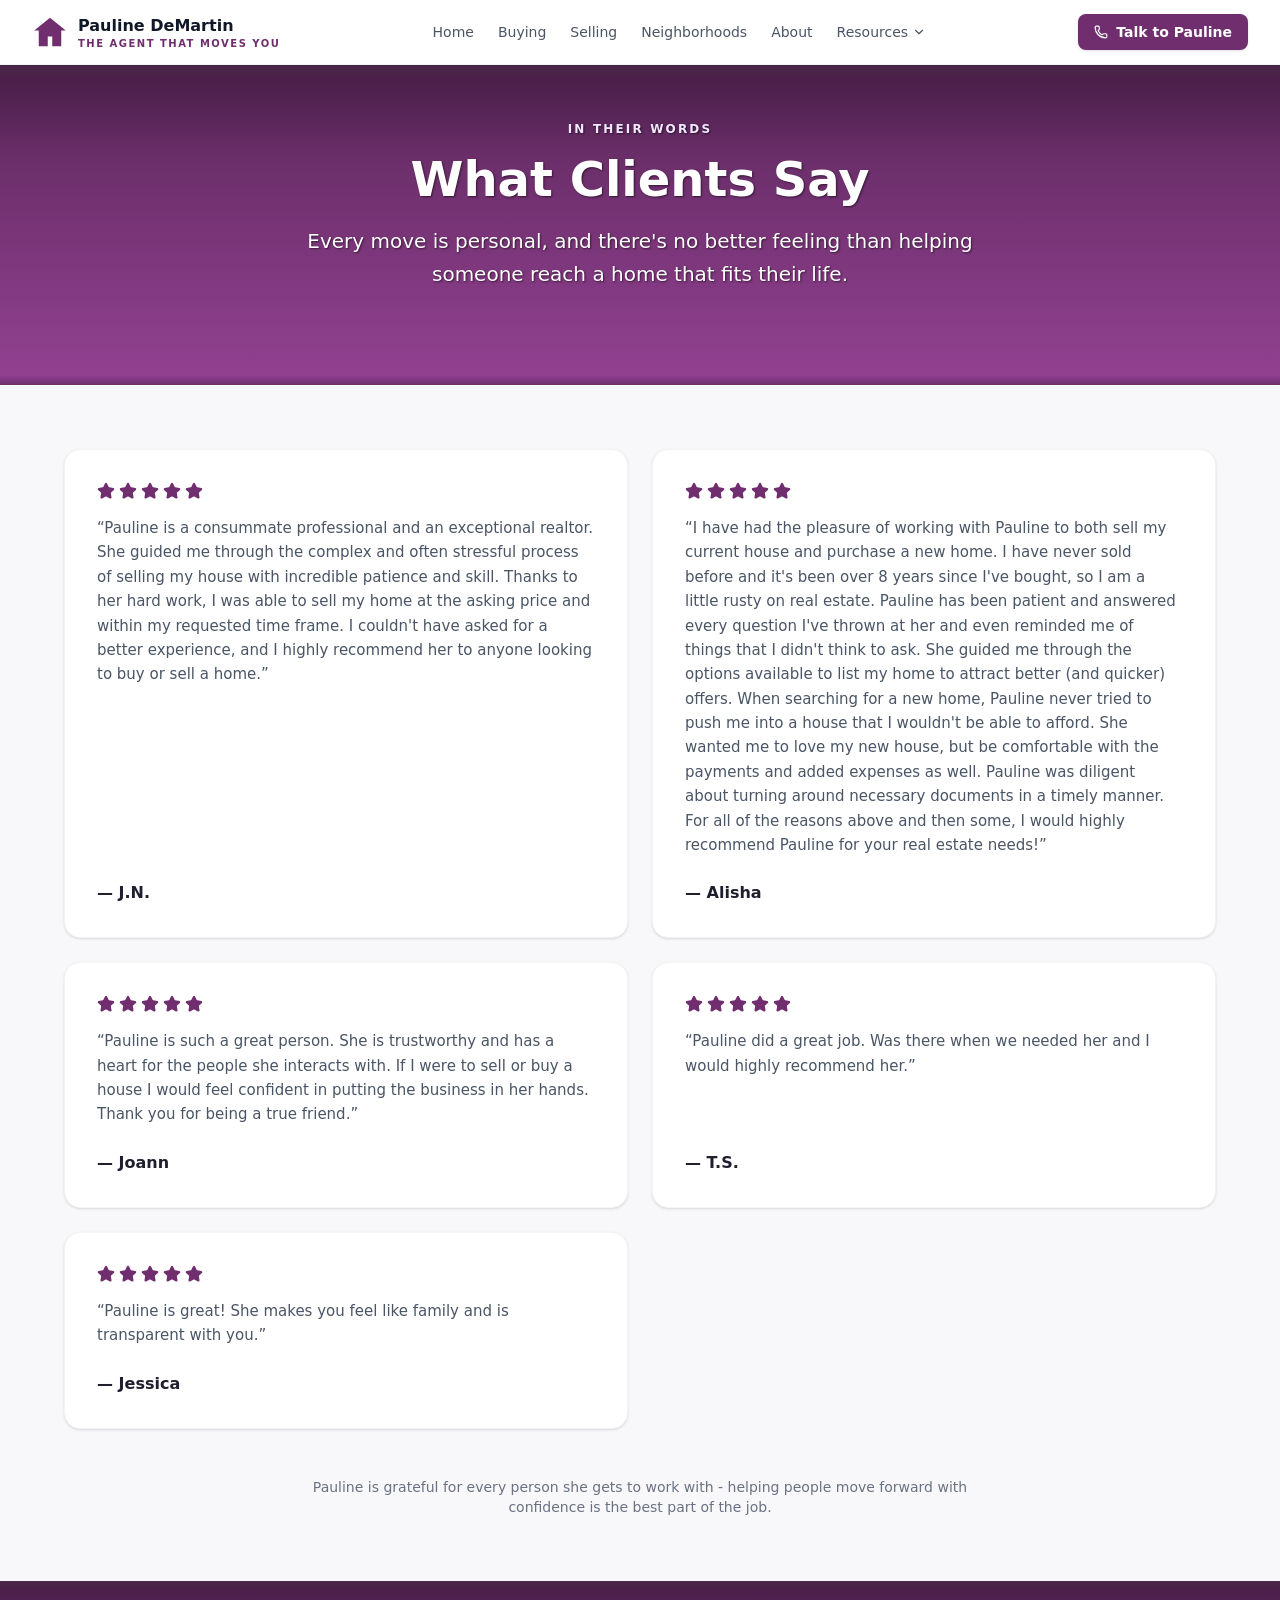
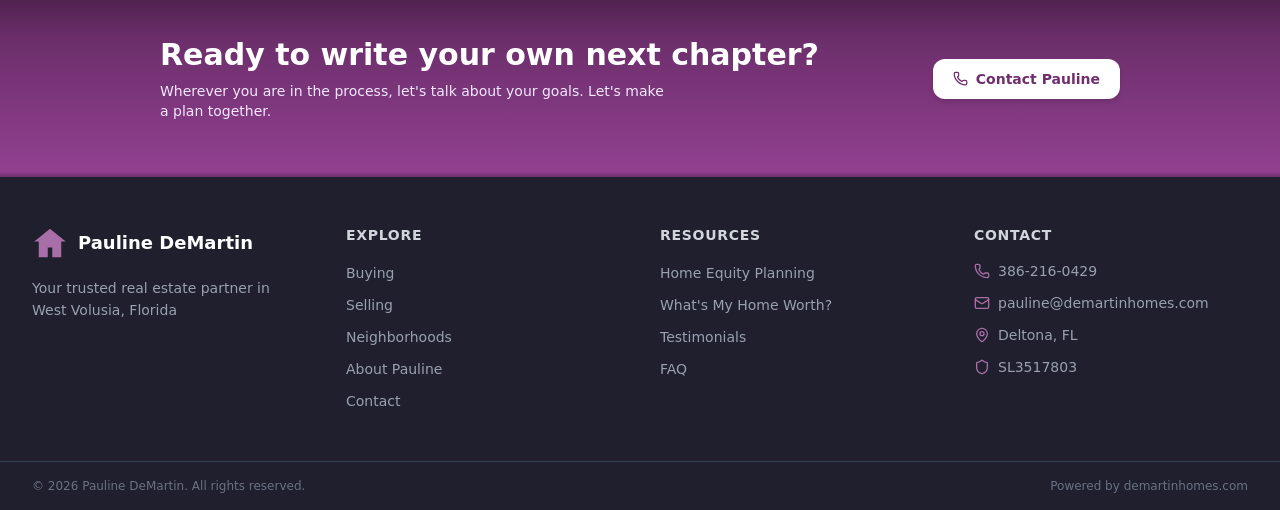
<file: testimonials/index.html>
<!DOCTYPE html><html lang="en" class="inter_5901b7c6-module__ec5Qua__variable"><head><meta charSet="utf-8"/><meta name="viewport" content="width=device-width, initial-scale=1"/><link rel="preload" href="/_next/static/media/83afe278b6a6bb3c-s.p.2bn3s6zvc0dyp.woff2" as="font" crossorigin="" type="font/woff2"/><link rel="stylesheet" href="/_next/static/chunks/1o2__x182su04.css" data-precedence="next"/><link rel="preload" as="script" fetchPriority="low" href="/_next/static/chunks/21y3go662gzm2.js"/><script src="/_next/static/chunks/2o1jw19xgqkzz.js" async=""></script><script src="/_next/static/chunks/3peubv2924kx4.js" async=""></script><script src="/_next/static/chunks/turbopack-43fj6arzy7gf4.js" async=""></script><script src="/_next/static/chunks/05-c3ty_6dwfk.js" async=""></script><script src="/_next/static/chunks/14mrh2-p_w84d.js" async=""></script><script src="/_next/static/chunks/2yl7ev31m0ghk.js" async=""></script><meta name="next-size-adjust" content=""/><title>What Clients Say | Pauline DeMartin | Pauline DeMartin - West Volusia FL REALTOR</title><meta name="description" content="Kind words from people Pauline DeMartin has helped buy, sell, and move across West Volusia County."/><link rel="icon" href="/favicon.ico?favicon.2vob68tjqpejf.ico" sizes="256x256" type="image/x-icon"/><script src="/_next/static/chunks/0cz1d0mv5g_q7.js" noModule=""></script></head><body class="font-sans antialiased"><div hidden=""><!--$--><!--/$--></div><div class="min-h-screen bg-[#F8F7FA] flex flex-col"><header class="sticky top-0 z-50 bg-white/95 backdrop-blur-sm border-b border-gray-100 shadow-sm"><div class="max-w-7xl mx-auto px-4 lg:px-8 flex items-center justify-between h-16"><a class="flex items-center gap-2.5 shrink-0 group" href="/"><svg viewBox="0 0 24 24" class="w-9 h-9 fill-[#702E6F] group-hover:fill-[#5A2559] transition-colors flex-shrink-0" aria-hidden="true"><path d="M12 2.5 1.5 11h3v10.5h6V15h3v6.5h6V11h3L12 2.5z"></path></svg><div class="leading-tight"><p class="text-base font-bold text-gray-900 tracking-normal antialiased subpixel-antialiased">Pauline DeMartin</p><p class="text-[10px] font-semibold text-[#702E6F] uppercase tracking-[0.15em]">The Agent That Moves You</p></div></a><nav class="hidden xl:flex items-center gap-6"><a class="text-sm font-medium transition-colors text-gray-600 hover:text-[#702E6F]" href="/">Home</a><a class="text-sm font-medium transition-colors text-gray-600 hover:text-[#702E6F]" href="/buyers/">Buying</a><a class="text-sm font-medium transition-colors text-gray-600 hover:text-[#702E6F]" href="/sellers/">Selling</a><a class="text-sm font-medium transition-colors text-gray-600 hover:text-[#702E6F]" href="/neighborhoods/">Neighborhoods</a><a class="text-sm font-medium transition-colors text-gray-600 hover:text-[#702E6F]" href="/about/">About</a><div class="relative group"><button type="button" class="flex items-center gap-1 text-sm font-medium text-gray-600 group-hover:text-[#702E6F] transition-colors">Resources <svg xmlns="http://www.w3.org/2000/svg" width="14" height="14" viewBox="0 0 24 24" fill="none" stroke="currentColor" stroke-width="2" stroke-linecap="round" stroke-linejoin="round" class="lucide lucide-chevron-down group-hover:rotate-180 transition-transform" aria-hidden="true"><path d="m6 9 6 6 6-6"></path></svg></button><div class="absolute right-0 top-full pt-3 opacity-0 invisible group-hover:opacity-100 group-hover:visible transition-all duration-150"><div class="w-60 bg-white rounded-xl border border-gray-100 shadow-lg py-2"><a class="block px-4 py-2 text-sm transition-colors text-gray-600 hover:text-[#702E6F] hover:bg-gray-50" href="/home-equity-planning/">Home Equity Planning</a><a class="block px-4 py-2 text-sm transition-colors text-gray-600 hover:text-[#702E6F] hover:bg-gray-50" href="/home-valuation/">What&#x27;s My Home Worth?</a><a class="block px-4 py-2 text-sm transition-colors text-gray-600 hover:text-[#702E6F] hover:bg-gray-50" href="/testimonials/">Testimonials</a><a class="block px-4 py-2 text-sm transition-colors text-gray-600 hover:text-[#702E6F] hover:bg-gray-50" href="/faq/">FAQ</a></div></div></div></nav><div class="flex items-center gap-3"><a class="hidden md:inline-flex items-center gap-2 bg-[#702E6F] hover:bg-[#5A2559] text-white text-sm font-semibold px-4 py-2 rounded-lg transition-colors shadow-sm" href="/contact/"><svg xmlns="http://www.w3.org/2000/svg" width="14" height="14" viewBox="0 0 24 24" fill="none" stroke="currentColor" stroke-width="2" stroke-linecap="round" stroke-linejoin="round" class="lucide lucide-phone" aria-hidden="true"><path d="M13.832 16.568a1 1 0 0 0 1.213-.303l.355-.465A2 2 0 0 1 17 15h3a2 2 0 0 1 2 2v3a2 2 0 0 1-2 2A18 18 0 0 1 2 4a2 2 0 0 1 2-2h3a2 2 0 0 1 2 2v3a2 2 0 0 1-.8 1.6l-.468.351a1 1 0 0 0-.292 1.233 14 14 0 0 0 6.392 6.384"></path></svg>Talk to Pauline</a><button class="xl:hidden p-2 text-gray-600 hover:text-[#702E6F] rounded-md" aria-label="Toggle menu"><svg xmlns="http://www.w3.org/2000/svg" width="22" height="22" viewBox="0 0 24 24" fill="none" stroke="currentColor" stroke-width="2" stroke-linecap="round" stroke-linejoin="round" class="lucide lucide-menu" aria-hidden="true"><path d="M4 5h16"></path><path d="M4 12h16"></path><path d="M4 19h16"></path></svg></button></div></div></header><section class="brand-surface relative flex items-start justify-center min-h-[320px] px-4 pt-14 overflow-hidden"><div class="relative z-10 max-w-3xl mx-auto text-center text-white" style="text-shadow:1px 1px 2px rgba(0,0,0,0.55)"><p class="text-purple-100 text-xs font-semibold uppercase tracking-[0.18em] mb-3">In Their Words</p><h1 class="text-4xl md:text-5xl font-bold mb-4 leading-tight">What Clients Say</h1><p class="text-xl font-medium text-white max-w-2xl mx-auto leading-relaxed">Every move is personal, and there&#x27;s no better feeling than helping someone reach a home that fits their life.</p></div></section><main class="flex-1"><section class="py-16 px-6 lg:px-8"><div class="max-w-6xl mx-auto"><div class="grid grid-cols-1 md:grid-cols-2 gap-6"><div class="bg-white rounded-2xl border border-gray-100 shadow-sm p-8 flex flex-col"><div class="flex gap-1 mb-4" aria-label="5 out of 5 stars"><svg xmlns="http://www.w3.org/2000/svg" width="18" height="18" viewBox="0 0 24 24" fill="none" stroke="currentColor" stroke-width="2" stroke-linecap="round" stroke-linejoin="round" class="lucide lucide-star text-[#702E6F] fill-[#702E6F]" aria-hidden="true"><path d="M11.525 2.295a.53.53 0 0 1 .95 0l2.31 4.679a2.123 2.123 0 0 0 1.595 1.16l5.166.756a.53.53 0 0 1 .294.904l-3.736 3.638a2.123 2.123 0 0 0-.611 1.878l.882 5.14a.53.53 0 0 1-.771.56l-4.618-2.428a2.122 2.122 0 0 0-1.973 0L6.396 21.01a.53.53 0 0 1-.77-.56l.881-5.139a2.122 2.122 0 0 0-.611-1.879L2.16 9.795a.53.53 0 0 1 .294-.906l5.165-.755a2.122 2.122 0 0 0 1.597-1.16z"></path></svg><svg xmlns="http://www.w3.org/2000/svg" width="18" height="18" viewBox="0 0 24 24" fill="none" stroke="currentColor" stroke-width="2" stroke-linecap="round" stroke-linejoin="round" class="lucide lucide-star text-[#702E6F] fill-[#702E6F]" aria-hidden="true"><path d="M11.525 2.295a.53.53 0 0 1 .95 0l2.31 4.679a2.123 2.123 0 0 0 1.595 1.16l5.166.756a.53.53 0 0 1 .294.904l-3.736 3.638a2.123 2.123 0 0 0-.611 1.878l.882 5.14a.53.53 0 0 1-.771.56l-4.618-2.428a2.122 2.122 0 0 0-1.973 0L6.396 21.01a.53.53 0 0 1-.77-.56l.881-5.139a2.122 2.122 0 0 0-.611-1.879L2.16 9.795a.53.53 0 0 1 .294-.906l5.165-.755a2.122 2.122 0 0 0 1.597-1.16z"></path></svg><svg xmlns="http://www.w3.org/2000/svg" width="18" height="18" viewBox="0 0 24 24" fill="none" stroke="currentColor" stroke-width="2" stroke-linecap="round" stroke-linejoin="round" class="lucide lucide-star text-[#702E6F] fill-[#702E6F]" aria-hidden="true"><path d="M11.525 2.295a.53.53 0 0 1 .95 0l2.31 4.679a2.123 2.123 0 0 0 1.595 1.16l5.166.756a.53.53 0 0 1 .294.904l-3.736 3.638a2.123 2.123 0 0 0-.611 1.878l.882 5.14a.53.53 0 0 1-.771.56l-4.618-2.428a2.122 2.122 0 0 0-1.973 0L6.396 21.01a.53.53 0 0 1-.77-.56l.881-5.139a2.122 2.122 0 0 0-.611-1.879L2.16 9.795a.53.53 0 0 1 .294-.906l5.165-.755a2.122 2.122 0 0 0 1.597-1.16z"></path></svg><svg xmlns="http://www.w3.org/2000/svg" width="18" height="18" viewBox="0 0 24 24" fill="none" stroke="currentColor" stroke-width="2" stroke-linecap="round" stroke-linejoin="round" class="lucide lucide-star text-[#702E6F] fill-[#702E6F]" aria-hidden="true"><path d="M11.525 2.295a.53.53 0 0 1 .95 0l2.31 4.679a2.123 2.123 0 0 0 1.595 1.16l5.166.756a.53.53 0 0 1 .294.904l-3.736 3.638a2.123 2.123 0 0 0-.611 1.878l.882 5.14a.53.53 0 0 1-.771.56l-4.618-2.428a2.122 2.122 0 0 0-1.973 0L6.396 21.01a.53.53 0 0 1-.77-.56l.881-5.139a2.122 2.122 0 0 0-.611-1.879L2.16 9.795a.53.53 0 0 1 .294-.906l5.165-.755a2.122 2.122 0 0 0 1.597-1.16z"></path></svg><svg xmlns="http://www.w3.org/2000/svg" width="18" height="18" viewBox="0 0 24 24" fill="none" stroke="currentColor" stroke-width="2" stroke-linecap="round" stroke-linejoin="round" class="lucide lucide-star text-[#702E6F] fill-[#702E6F]" aria-hidden="true"><path d="M11.525 2.295a.53.53 0 0 1 .95 0l2.31 4.679a2.123 2.123 0 0 0 1.595 1.16l5.166.756a.53.53 0 0 1 .294.904l-3.736 3.638a2.123 2.123 0 0 0-.611 1.878l.882 5.14a.53.53 0 0 1-.771.56l-4.618-2.428a2.122 2.122 0 0 0-1.973 0L6.396 21.01a.53.53 0 0 1-.77-.56l.881-5.139a2.122 2.122 0 0 0-.611-1.879L2.16 9.795a.53.53 0 0 1 .294-.906l5.165-.755a2.122 2.122 0 0 0 1.597-1.16z"></path></svg></div><p class="text-gray-600 text-[15px] leading-relaxed flex-1">“<!-- -->Pauline is a consummate professional and an exceptional realtor. She guided me through the complex and often stressful process of selling my house with incredible patience and skill. Thanks to her hard work, I was able to sell my home at the asking price and within my requested time frame. I couldn&#x27;t have asked for a better experience, and I highly recommend her to anyone looking to buy or sell a home.<!-- -->”</p><p class="mt-6 font-bold text-[#1F1F2E]">— <!-- -->J.N.</p></div><div class="bg-white rounded-2xl border border-gray-100 shadow-sm p-8 flex flex-col"><div class="flex gap-1 mb-4" aria-label="5 out of 5 stars"><svg xmlns="http://www.w3.org/2000/svg" width="18" height="18" viewBox="0 0 24 24" fill="none" stroke="currentColor" stroke-width="2" stroke-linecap="round" stroke-linejoin="round" class="lucide lucide-star text-[#702E6F] fill-[#702E6F]" aria-hidden="true"><path d="M11.525 2.295a.53.53 0 0 1 .95 0l2.31 4.679a2.123 2.123 0 0 0 1.595 1.16l5.166.756a.53.53 0 0 1 .294.904l-3.736 3.638a2.123 2.123 0 0 0-.611 1.878l.882 5.14a.53.53 0 0 1-.771.56l-4.618-2.428a2.122 2.122 0 0 0-1.973 0L6.396 21.01a.53.53 0 0 1-.77-.56l.881-5.139a2.122 2.122 0 0 0-.611-1.879L2.16 9.795a.53.53 0 0 1 .294-.906l5.165-.755a2.122 2.122 0 0 0 1.597-1.16z"></path></svg><svg xmlns="http://www.w3.org/2000/svg" width="18" height="18" viewBox="0 0 24 24" fill="none" stroke="currentColor" stroke-width="2" stroke-linecap="round" stroke-linejoin="round" class="lucide lucide-star text-[#702E6F] fill-[#702E6F]" aria-hidden="true"><path d="M11.525 2.295a.53.53 0 0 1 .95 0l2.31 4.679a2.123 2.123 0 0 0 1.595 1.16l5.166.756a.53.53 0 0 1 .294.904l-3.736 3.638a2.123 2.123 0 0 0-.611 1.878l.882 5.14a.53.53 0 0 1-.771.56l-4.618-2.428a2.122 2.122 0 0 0-1.973 0L6.396 21.01a.53.53 0 0 1-.77-.56l.881-5.139a2.122 2.122 0 0 0-.611-1.879L2.16 9.795a.53.53 0 0 1 .294-.906l5.165-.755a2.122 2.122 0 0 0 1.597-1.16z"></path></svg><svg xmlns="http://www.w3.org/2000/svg" width="18" height="18" viewBox="0 0 24 24" fill="none" stroke="currentColor" stroke-width="2" stroke-linecap="round" stroke-linejoin="round" class="lucide lucide-star text-[#702E6F] fill-[#702E6F]" aria-hidden="true"><path d="M11.525 2.295a.53.53 0 0 1 .95 0l2.31 4.679a2.123 2.123 0 0 0 1.595 1.16l5.166.756a.53.53 0 0 1 .294.904l-3.736 3.638a2.123 2.123 0 0 0-.611 1.878l.882 5.14a.53.53 0 0 1-.771.56l-4.618-2.428a2.122 2.122 0 0 0-1.973 0L6.396 21.01a.53.53 0 0 1-.77-.56l.881-5.139a2.122 2.122 0 0 0-.611-1.879L2.16 9.795a.53.53 0 0 1 .294-.906l5.165-.755a2.122 2.122 0 0 0 1.597-1.16z"></path></svg><svg xmlns="http://www.w3.org/2000/svg" width="18" height="18" viewBox="0 0 24 24" fill="none" stroke="currentColor" stroke-width="2" stroke-linecap="round" stroke-linejoin="round" class="lucide lucide-star text-[#702E6F] fill-[#702E6F]" aria-hidden="true"><path d="M11.525 2.295a.53.53 0 0 1 .95 0l2.31 4.679a2.123 2.123 0 0 0 1.595 1.16l5.166.756a.53.53 0 0 1 .294.904l-3.736 3.638a2.123 2.123 0 0 0-.611 1.878l.882 5.14a.53.53 0 0 1-.771.56l-4.618-2.428a2.122 2.122 0 0 0-1.973 0L6.396 21.01a.53.53 0 0 1-.77-.56l.881-5.139a2.122 2.122 0 0 0-.611-1.879L2.16 9.795a.53.53 0 0 1 .294-.906l5.165-.755a2.122 2.122 0 0 0 1.597-1.16z"></path></svg><svg xmlns="http://www.w3.org/2000/svg" width="18" height="18" viewBox="0 0 24 24" fill="none" stroke="currentColor" stroke-width="2" stroke-linecap="round" stroke-linejoin="round" class="lucide lucide-star text-[#702E6F] fill-[#702E6F]" aria-hidden="true"><path d="M11.525 2.295a.53.53 0 0 1 .95 0l2.31 4.679a2.123 2.123 0 0 0 1.595 1.16l5.166.756a.53.53 0 0 1 .294.904l-3.736 3.638a2.123 2.123 0 0 0-.611 1.878l.882 5.14a.53.53 0 0 1-.771.56l-4.618-2.428a2.122 2.122 0 0 0-1.973 0L6.396 21.01a.53.53 0 0 1-.77-.56l.881-5.139a2.122 2.122 0 0 0-.611-1.879L2.16 9.795a.53.53 0 0 1 .294-.906l5.165-.755a2.122 2.122 0 0 0 1.597-1.16z"></path></svg></div><p class="text-gray-600 text-[15px] leading-relaxed flex-1">“<!-- -->I have had the pleasure of working with Pauline to both sell my current house and purchase a new home. I have never sold before and it&#x27;s been over 8 years since I&#x27;ve bought, so I am a little rusty on real estate. Pauline has been patient and answered every question I&#x27;ve thrown at her and even reminded me of things that I didn&#x27;t think to ask. She guided me through the options available to list my home to attract better (and quicker) offers. When searching for a new home, Pauline never tried to push me into a house that I wouldn&#x27;t be able to afford. She wanted me to love my new house, but be comfortable with the payments and added expenses as well. Pauline was diligent about turning around necessary documents in a timely manner. For all of the reasons above and then some, I would highly recommend Pauline for your real estate needs!<!-- -->”</p><p class="mt-6 font-bold text-[#1F1F2E]">— <!-- -->Alisha</p></div><div class="bg-white rounded-2xl border border-gray-100 shadow-sm p-8 flex flex-col"><div class="flex gap-1 mb-4" aria-label="5 out of 5 stars"><svg xmlns="http://www.w3.org/2000/svg" width="18" height="18" viewBox="0 0 24 24" fill="none" stroke="currentColor" stroke-width="2" stroke-linecap="round" stroke-linejoin="round" class="lucide lucide-star text-[#702E6F] fill-[#702E6F]" aria-hidden="true"><path d="M11.525 2.295a.53.53 0 0 1 .95 0l2.31 4.679a2.123 2.123 0 0 0 1.595 1.16l5.166.756a.53.53 0 0 1 .294.904l-3.736 3.638a2.123 2.123 0 0 0-.611 1.878l.882 5.14a.53.53 0 0 1-.771.56l-4.618-2.428a2.122 2.122 0 0 0-1.973 0L6.396 21.01a.53.53 0 0 1-.77-.56l.881-5.139a2.122 2.122 0 0 0-.611-1.879L2.16 9.795a.53.53 0 0 1 .294-.906l5.165-.755a2.122 2.122 0 0 0 1.597-1.16z"></path></svg><svg xmlns="http://www.w3.org/2000/svg" width="18" height="18" viewBox="0 0 24 24" fill="none" stroke="currentColor" stroke-width="2" stroke-linecap="round" stroke-linejoin="round" class="lucide lucide-star text-[#702E6F] fill-[#702E6F]" aria-hidden="true"><path d="M11.525 2.295a.53.53 0 0 1 .95 0l2.31 4.679a2.123 2.123 0 0 0 1.595 1.16l5.166.756a.53.53 0 0 1 .294.904l-3.736 3.638a2.123 2.123 0 0 0-.611 1.878l.882 5.14a.53.53 0 0 1-.771.56l-4.618-2.428a2.122 2.122 0 0 0-1.973 0L6.396 21.01a.53.53 0 0 1-.77-.56l.881-5.139a2.122 2.122 0 0 0-.611-1.879L2.16 9.795a.53.53 0 0 1 .294-.906l5.165-.755a2.122 2.122 0 0 0 1.597-1.16z"></path></svg><svg xmlns="http://www.w3.org/2000/svg" width="18" height="18" viewBox="0 0 24 24" fill="none" stroke="currentColor" stroke-width="2" stroke-linecap="round" stroke-linejoin="round" class="lucide lucide-star text-[#702E6F] fill-[#702E6F]" aria-hidden="true"><path d="M11.525 2.295a.53.53 0 0 1 .95 0l2.31 4.679a2.123 2.123 0 0 0 1.595 1.16l5.166.756a.53.53 0 0 1 .294.904l-3.736 3.638a2.123 2.123 0 0 0-.611 1.878l.882 5.14a.53.53 0 0 1-.771.56l-4.618-2.428a2.122 2.122 0 0 0-1.973 0L6.396 21.01a.53.53 0 0 1-.77-.56l.881-5.139a2.122 2.122 0 0 0-.611-1.879L2.16 9.795a.53.53 0 0 1 .294-.906l5.165-.755a2.122 2.122 0 0 0 1.597-1.16z"></path></svg><svg xmlns="http://www.w3.org/2000/svg" width="18" height="18" viewBox="0 0 24 24" fill="none" stroke="currentColor" stroke-width="2" stroke-linecap="round" stroke-linejoin="round" class="lucide lucide-star text-[#702E6F] fill-[#702E6F]" aria-hidden="true"><path d="M11.525 2.295a.53.53 0 0 1 .95 0l2.31 4.679a2.123 2.123 0 0 0 1.595 1.16l5.166.756a.53.53 0 0 1 .294.904l-3.736 3.638a2.123 2.123 0 0 0-.611 1.878l.882 5.14a.53.53 0 0 1-.771.56l-4.618-2.428a2.122 2.122 0 0 0-1.973 0L6.396 21.01a.53.53 0 0 1-.77-.56l.881-5.139a2.122 2.122 0 0 0-.611-1.879L2.16 9.795a.53.53 0 0 1 .294-.906l5.165-.755a2.122 2.122 0 0 0 1.597-1.16z"></path></svg><svg xmlns="http://www.w3.org/2000/svg" width="18" height="18" viewBox="0 0 24 24" fill="none" stroke="currentColor" stroke-width="2" stroke-linecap="round" stroke-linejoin="round" class="lucide lucide-star text-[#702E6F] fill-[#702E6F]" aria-hidden="true"><path d="M11.525 2.295a.53.53 0 0 1 .95 0l2.31 4.679a2.123 2.123 0 0 0 1.595 1.16l5.166.756a.53.53 0 0 1 .294.904l-3.736 3.638a2.123 2.123 0 0 0-.611 1.878l.882 5.14a.53.53 0 0 1-.771.56l-4.618-2.428a2.122 2.122 0 0 0-1.973 0L6.396 21.01a.53.53 0 0 1-.77-.56l.881-5.139a2.122 2.122 0 0 0-.611-1.879L2.16 9.795a.53.53 0 0 1 .294-.906l5.165-.755a2.122 2.122 0 0 0 1.597-1.16z"></path></svg></div><p class="text-gray-600 text-[15px] leading-relaxed flex-1">“<!-- -->Pauline is such a great person. She is trustworthy and has a heart for the people she interacts with. If I were to sell or buy a house I would feel confident in putting the business in her hands. Thank you for being a true friend.<!-- -->”</p><p class="mt-6 font-bold text-[#1F1F2E]">— <!-- -->Joann</p></div><div class="bg-white rounded-2xl border border-gray-100 shadow-sm p-8 flex flex-col"><div class="flex gap-1 mb-4" aria-label="5 out of 5 stars"><svg xmlns="http://www.w3.org/2000/svg" width="18" height="18" viewBox="0 0 24 24" fill="none" stroke="currentColor" stroke-width="2" stroke-linecap="round" stroke-linejoin="round" class="lucide lucide-star text-[#702E6F] fill-[#702E6F]" aria-hidden="true"><path d="M11.525 2.295a.53.53 0 0 1 .95 0l2.31 4.679a2.123 2.123 0 0 0 1.595 1.16l5.166.756a.53.53 0 0 1 .294.904l-3.736 3.638a2.123 2.123 0 0 0-.611 1.878l.882 5.14a.53.53 0 0 1-.771.56l-4.618-2.428a2.122 2.122 0 0 0-1.973 0L6.396 21.01a.53.53 0 0 1-.77-.56l.881-5.139a2.122 2.122 0 0 0-.611-1.879L2.16 9.795a.53.53 0 0 1 .294-.906l5.165-.755a2.122 2.122 0 0 0 1.597-1.16z"></path></svg><svg xmlns="http://www.w3.org/2000/svg" width="18" height="18" viewBox="0 0 24 24" fill="none" stroke="currentColor" stroke-width="2" stroke-linecap="round" stroke-linejoin="round" class="lucide lucide-star text-[#702E6F] fill-[#702E6F]" aria-hidden="true"><path d="M11.525 2.295a.53.53 0 0 1 .95 0l2.31 4.679a2.123 2.123 0 0 0 1.595 1.16l5.166.756a.53.53 0 0 1 .294.904l-3.736 3.638a2.123 2.123 0 0 0-.611 1.878l.882 5.14a.53.53 0 0 1-.771.56l-4.618-2.428a2.122 2.122 0 0 0-1.973 0L6.396 21.01a.53.53 0 0 1-.77-.56l.881-5.139a2.122 2.122 0 0 0-.611-1.879L2.16 9.795a.53.53 0 0 1 .294-.906l5.165-.755a2.122 2.122 0 0 0 1.597-1.16z"></path></svg><svg xmlns="http://www.w3.org/2000/svg" width="18" height="18" viewBox="0 0 24 24" fill="none" stroke="currentColor" stroke-width="2" stroke-linecap="round" stroke-linejoin="round" class="lucide lucide-star text-[#702E6F] fill-[#702E6F]" aria-hidden="true"><path d="M11.525 2.295a.53.53 0 0 1 .95 0l2.31 4.679a2.123 2.123 0 0 0 1.595 1.16l5.166.756a.53.53 0 0 1 .294.904l-3.736 3.638a2.123 2.123 0 0 0-.611 1.878l.882 5.14a.53.53 0 0 1-.771.56l-4.618-2.428a2.122 2.122 0 0 0-1.973 0L6.396 21.01a.53.53 0 0 1-.77-.56l.881-5.139a2.122 2.122 0 0 0-.611-1.879L2.16 9.795a.53.53 0 0 1 .294-.906l5.165-.755a2.122 2.122 0 0 0 1.597-1.16z"></path></svg><svg xmlns="http://www.w3.org/2000/svg" width="18" height="18" viewBox="0 0 24 24" fill="none" stroke="currentColor" stroke-width="2" stroke-linecap="round" stroke-linejoin="round" class="lucide lucide-star text-[#702E6F] fill-[#702E6F]" aria-hidden="true"><path d="M11.525 2.295a.53.53 0 0 1 .95 0l2.31 4.679a2.123 2.123 0 0 0 1.595 1.16l5.166.756a.53.53 0 0 1 .294.904l-3.736 3.638a2.123 2.123 0 0 0-.611 1.878l.882 5.14a.53.53 0 0 1-.771.56l-4.618-2.428a2.122 2.122 0 0 0-1.973 0L6.396 21.01a.53.53 0 0 1-.77-.56l.881-5.139a2.122 2.122 0 0 0-.611-1.879L2.16 9.795a.53.53 0 0 1 .294-.906l5.165-.755a2.122 2.122 0 0 0 1.597-1.16z"></path></svg><svg xmlns="http://www.w3.org/2000/svg" width="18" height="18" viewBox="0 0 24 24" fill="none" stroke="currentColor" stroke-width="2" stroke-linecap="round" stroke-linejoin="round" class="lucide lucide-star text-[#702E6F] fill-[#702E6F]" aria-hidden="true"><path d="M11.525 2.295a.53.53 0 0 1 .95 0l2.31 4.679a2.123 2.123 0 0 0 1.595 1.16l5.166.756a.53.53 0 0 1 .294.904l-3.736 3.638a2.123 2.123 0 0 0-.611 1.878l.882 5.14a.53.53 0 0 1-.771.56l-4.618-2.428a2.122 2.122 0 0 0-1.973 0L6.396 21.01a.53.53 0 0 1-.77-.56l.881-5.139a2.122 2.122 0 0 0-.611-1.879L2.16 9.795a.53.53 0 0 1 .294-.906l5.165-.755a2.122 2.122 0 0 0 1.597-1.16z"></path></svg></div><p class="text-gray-600 text-[15px] leading-relaxed flex-1">“<!-- -->Pauline did a great job. Was there when we needed her and I would highly recommend her.<!-- -->”</p><p class="mt-6 font-bold text-[#1F1F2E]">— <!-- -->T.S.</p></div><div class="bg-white rounded-2xl border border-gray-100 shadow-sm p-8 flex flex-col"><div class="flex gap-1 mb-4" aria-label="5 out of 5 stars"><svg xmlns="http://www.w3.org/2000/svg" width="18" height="18" viewBox="0 0 24 24" fill="none" stroke="currentColor" stroke-width="2" stroke-linecap="round" stroke-linejoin="round" class="lucide lucide-star text-[#702E6F] fill-[#702E6F]" aria-hidden="true"><path d="M11.525 2.295a.53.53 0 0 1 .95 0l2.31 4.679a2.123 2.123 0 0 0 1.595 1.16l5.166.756a.53.53 0 0 1 .294.904l-3.736 3.638a2.123 2.123 0 0 0-.611 1.878l.882 5.14a.53.53 0 0 1-.771.56l-4.618-2.428a2.122 2.122 0 0 0-1.973 0L6.396 21.01a.53.53 0 0 1-.77-.56l.881-5.139a2.122 2.122 0 0 0-.611-1.879L2.16 9.795a.53.53 0 0 1 .294-.906l5.165-.755a2.122 2.122 0 0 0 1.597-1.16z"></path></svg><svg xmlns="http://www.w3.org/2000/svg" width="18" height="18" viewBox="0 0 24 24" fill="none" stroke="currentColor" stroke-width="2" stroke-linecap="round" stroke-linejoin="round" class="lucide lucide-star text-[#702E6F] fill-[#702E6F]" aria-hidden="true"><path d="M11.525 2.295a.53.53 0 0 1 .95 0l2.31 4.679a2.123 2.123 0 0 0 1.595 1.16l5.166.756a.53.53 0 0 1 .294.904l-3.736 3.638a2.123 2.123 0 0 0-.611 1.878l.882 5.14a.53.53 0 0 1-.771.56l-4.618-2.428a2.122 2.122 0 0 0-1.973 0L6.396 21.01a.53.53 0 0 1-.77-.56l.881-5.139a2.122 2.122 0 0 0-.611-1.879L2.16 9.795a.53.53 0 0 1 .294-.906l5.165-.755a2.122 2.122 0 0 0 1.597-1.16z"></path></svg><svg xmlns="http://www.w3.org/2000/svg" width="18" height="18" viewBox="0 0 24 24" fill="none" stroke="currentColor" stroke-width="2" stroke-linecap="round" stroke-linejoin="round" class="lucide lucide-star text-[#702E6F] fill-[#702E6F]" aria-hidden="true"><path d="M11.525 2.295a.53.53 0 0 1 .95 0l2.31 4.679a2.123 2.123 0 0 0 1.595 1.16l5.166.756a.53.53 0 0 1 .294.904l-3.736 3.638a2.123 2.123 0 0 0-.611 1.878l.882 5.14a.53.53 0 0 1-.771.56l-4.618-2.428a2.122 2.122 0 0 0-1.973 0L6.396 21.01a.53.53 0 0 1-.77-.56l.881-5.139a2.122 2.122 0 0 0-.611-1.879L2.16 9.795a.53.53 0 0 1 .294-.906l5.165-.755a2.122 2.122 0 0 0 1.597-1.16z"></path></svg><svg xmlns="http://www.w3.org/2000/svg" width="18" height="18" viewBox="0 0 24 24" fill="none" stroke="currentColor" stroke-width="2" stroke-linecap="round" stroke-linejoin="round" class="lucide lucide-star text-[#702E6F] fill-[#702E6F]" aria-hidden="true"><path d="M11.525 2.295a.53.53 0 0 1 .95 0l2.31 4.679a2.123 2.123 0 0 0 1.595 1.16l5.166.756a.53.53 0 0 1 .294.904l-3.736 3.638a2.123 2.123 0 0 0-.611 1.878l.882 5.14a.53.53 0 0 1-.771.56l-4.618-2.428a2.122 2.122 0 0 0-1.973 0L6.396 21.01a.53.53 0 0 1-.77-.56l.881-5.139a2.122 2.122 0 0 0-.611-1.879L2.16 9.795a.53.53 0 0 1 .294-.906l5.165-.755a2.122 2.122 0 0 0 1.597-1.16z"></path></svg><svg xmlns="http://www.w3.org/2000/svg" width="18" height="18" viewBox="0 0 24 24" fill="none" stroke="currentColor" stroke-width="2" stroke-linecap="round" stroke-linejoin="round" class="lucide lucide-star text-[#702E6F] fill-[#702E6F]" aria-hidden="true"><path d="M11.525 2.295a.53.53 0 0 1 .95 0l2.31 4.679a2.123 2.123 0 0 0 1.595 1.16l5.166.756a.53.53 0 0 1 .294.904l-3.736 3.638a2.123 2.123 0 0 0-.611 1.878l.882 5.14a.53.53 0 0 1-.771.56l-4.618-2.428a2.122 2.122 0 0 0-1.973 0L6.396 21.01a.53.53 0 0 1-.77-.56l.881-5.139a2.122 2.122 0 0 0-.611-1.879L2.16 9.795a.53.53 0 0 1 .294-.906l5.165-.755a2.122 2.122 0 0 0 1.597-1.16z"></path></svg></div><p class="text-gray-600 text-[15px] leading-relaxed flex-1">“<!-- -->Pauline is great! She makes you feel like family and is transparent with you.<!-- -->”</p><p class="mt-6 font-bold text-[#1F1F2E]">— <!-- -->Jessica</p></div></div><p class="text-center text-gray-500 text-sm max-w-2xl mx-auto mt-12">Pauline is grateful for every person she gets to work with - helping people move forward with confidence is the best part of the job.</p></div></section></main><section class="brand-surface py-14"><div class="max-w-5xl mx-auto px-6 lg:px-8 flex flex-col md:flex-row items-center justify-between gap-6"><div><h2 class="text-2xl md:text-3xl font-bold text-white mb-2">Ready to write your own next chapter?</h2><p class="text-sm max-w-lg text-purple-100">Wherever you are in the process, let&#x27;s talk about your goals. Let&#x27;s make a plan together.</p></div><div class="flex gap-3 flex-shrink-0"><a class="btn-glow inline-flex items-center gap-2 bg-white text-[#702E6F] font-bold px-5 py-2.5 rounded-xl hover:bg-purple-50 shadow-md text-sm whitespace-nowrap" href="/contact/"><svg xmlns="http://www.w3.org/2000/svg" width="15" height="15" viewBox="0 0 24 24" fill="none" stroke="currentColor" stroke-width="2" stroke-linecap="round" stroke-linejoin="round" class="lucide lucide-phone" aria-hidden="true"><path d="M13.832 16.568a1 1 0 0 0 1.213-.303l.355-.465A2 2 0 0 1 17 15h3a2 2 0 0 1 2 2v3a2 2 0 0 1-2 2A18 18 0 0 1 2 4a2 2 0 0 1 2-2h3a2 2 0 0 1 2 2v3a2 2 0 0 1-.8 1.6l-.468.351a1 1 0 0 0-.292 1.233 14 14 0 0 0 6.392 6.384"></path></svg>Contact Pauline</a></div></div></section><footer class="bg-[#1F1F2E] text-white"><div class="max-w-7xl mx-auto px-4 sm:px-6 lg:px-8 py-12"><div class="grid grid-cols-1 sm:grid-cols-2 lg:grid-cols-4 gap-10"><div><div class="flex items-center gap-2.5 mb-4"><svg viewBox="0 0 24 24" class="w-9 h-9 fill-[#A86EA7] flex-shrink-0" aria-hidden="true"><path d="M12 2.5 1.5 11h3v10.5h6V15h3v6.5h6V11h3L12 2.5z"></path></svg><span class="font-semibold text-lg">Pauline DeMartin</span></div><p class="text-gray-400 text-sm leading-relaxed">Your trusted real estate partner in West Volusia, Florida</p></div><div><h3 class="font-semibold text-sm uppercase tracking-wider text-gray-300 mb-4">Explore</h3><ul class="space-y-2"><li><a class="text-gray-400 hover:text-[#A86EA7] text-sm transition-colors duration-150" href="/buyers/">Buying</a></li><li><a class="text-gray-400 hover:text-[#A86EA7] text-sm transition-colors duration-150" href="/sellers/">Selling</a></li><li><a class="text-gray-400 hover:text-[#A86EA7] text-sm transition-colors duration-150" href="/neighborhoods/">Neighborhoods</a></li><li><a class="text-gray-400 hover:text-[#A86EA7] text-sm transition-colors duration-150" href="/about/">About Pauline</a></li><li><a class="text-gray-400 hover:text-[#A86EA7] text-sm transition-colors duration-150" href="/contact/">Contact</a></li></ul></div><div><h3 class="font-semibold text-sm uppercase tracking-wider text-gray-300 mb-4">Resources</h3><ul class="space-y-2"><li><a class="text-gray-400 hover:text-[#A86EA7] text-sm transition-colors duration-150" href="/home-equity-planning/">Home Equity Planning</a></li><li><a class="text-gray-400 hover:text-[#A86EA7] text-sm transition-colors duration-150" href="/home-valuation/">What&#x27;s My Home Worth?</a></li><li><a class="text-gray-400 hover:text-[#A86EA7] text-sm transition-colors duration-150" href="/testimonials/">Testimonials</a></li><li><a class="text-gray-400 hover:text-[#A86EA7] text-sm transition-colors duration-150" href="/faq/">FAQ</a></li></ul></div><div><h3 class="font-semibold text-sm uppercase tracking-wider text-gray-300 mb-4">Contact</h3><ul class="space-y-3"><li class="flex items-start gap-2 text-sm text-gray-400"><svg xmlns="http://www.w3.org/2000/svg" width="16" height="16" viewBox="0 0 24 24" fill="none" stroke="currentColor" stroke-width="2" stroke-linecap="round" stroke-linejoin="round" class="lucide lucide-phone mt-0.5 text-[#A86EA7] flex-shrink-0" aria-hidden="true"><path d="M13.832 16.568a1 1 0 0 0 1.213-.303l.355-.465A2 2 0 0 1 17 15h3a2 2 0 0 1 2 2v3a2 2 0 0 1-2 2A18 18 0 0 1 2 4a2 2 0 0 1 2-2h3a2 2 0 0 1 2 2v3a2 2 0 0 1-.8 1.6l-.468.351a1 1 0 0 0-.292 1.233 14 14 0 0 0 6.392 6.384"></path></svg><a href="tel:386-216-0429" class="hover:text-[#A86EA7] transition-colors">386-216-0429</a></li><li class="flex items-start gap-2 text-sm text-gray-400"><svg xmlns="http://www.w3.org/2000/svg" width="16" height="16" viewBox="0 0 24 24" fill="none" stroke="currentColor" stroke-width="2" stroke-linecap="round" stroke-linejoin="round" class="lucide lucide-mail mt-0.5 text-[#A86EA7] flex-shrink-0" aria-hidden="true"><path d="m22 7-8.991 5.727a2 2 0 0 1-2.009 0L2 7"></path><rect x="2" y="4" width="20" height="16" rx="2"></rect></svg><a href="mailto:pauline@demartinhomes.com" class="hover:text-[#A86EA7] transition-colors break-all">pauline@demartinhomes.com</a></li><li class="flex items-start gap-2 text-sm text-gray-400"><svg xmlns="http://www.w3.org/2000/svg" width="16" height="16" viewBox="0 0 24 24" fill="none" stroke="currentColor" stroke-width="2" stroke-linecap="round" stroke-linejoin="round" class="lucide lucide-map-pin mt-0.5 text-[#A86EA7] flex-shrink-0" aria-hidden="true"><path d="M20 10c0 4.993-5.539 10.193-7.399 11.799a1 1 0 0 1-1.202 0C9.539 20.193 4 14.993 4 10a8 8 0 0 1 16 0"></path><circle cx="12" cy="10" r="3"></circle></svg><span>Deltona, FL</span></li><li class="flex items-start gap-2 text-sm text-gray-400"><svg xmlns="http://www.w3.org/2000/svg" width="16" height="16" viewBox="0 0 24 24" fill="none" stroke="currentColor" stroke-width="2" stroke-linecap="round" stroke-linejoin="round" class="lucide lucide-shield mt-0.5 text-[#A86EA7] flex-shrink-0" aria-hidden="true"><path d="M20 13c0 5-3.5 7.5-7.66 8.95a1 1 0 0 1-.67-.01C7.5 20.5 4 18 4 13V6a1 1 0 0 1 1-1c2 0 4.5-1.2 6.24-2.72a1.17 1.17 0 0 1 1.52 0C14.51 3.81 17 5 19 5a1 1 0 0 1 1 1z"></path></svg><span>SL3517803</span></li></ul></div></div></div><div class="border-t border-gray-700"><div class="max-w-7xl mx-auto px-4 sm:px-6 lg:px-8 py-4 flex flex-col sm:flex-row items-center justify-between gap-2"><p class="text-gray-500 text-xs">© <!-- -->2026<!-- --> Pauline DeMartin. All rights reserved.</p><p class="text-gray-500 text-xs">Powered by<!-- --> <a href="https://demartinhomes.com" class="hover:text-[#A86EA7] transition-colors">demartinhomes.com</a></p></div></div></footer></div><!--$--><!--/$--><script src="/_next/static/chunks/21y3go662gzm2.js" id="_R_" async=""></script><script>(self.__next_f=self.__next_f||[]).push([0])</script><script>self.__next_f.push([1,"1:\"$Sreact.fragment\"\n2:I[39756,[\"/_next/static/chunks/05-c3ty_6dwfk.js\",\"/_next/static/chunks/14mrh2-p_w84d.js\"],\"default\"]\n3:I[37457,[\"/_next/static/chunks/05-c3ty_6dwfk.js\",\"/_next/static/chunks/14mrh2-p_w84d.js\"],\"default\"]\n4:I[45678,[\"/_next/static/chunks/05-c3ty_6dwfk.js\",\"/_next/static/chunks/14mrh2-p_w84d.js\",\"/_next/static/chunks/2yl7ev31m0ghk.js\"],\"default\"]\n5:I[22016,[\"/_next/static/chunks/05-c3ty_6dwfk.js\",\"/_next/static/chunks/14mrh2-p_w84d.js\",\"/_next/static/chunks/2yl7ev31m0ghk.js\"],\"\"]\nd:I[68027,[\"/_next/static/chunks/05-c3ty_6dwfk.js\",\"/_next/static/chunks/14mrh2-p_w84d.js\"],\"default\",1]\n:HL[\"/_next/static/chunks/1o2__x182su04.css\",\"style\"]\n:HL[\"/_next/static/media/83afe278b6a6bb3c-s.p.2bn3s6zvc0dyp.woff2\",\"font\",{\"crossOrigin\":\"\",\"type\":\"font/woff2\"}]\n"])</script><script>self.__next_f.push([1,"0:{\"P\":null,\"c\":[\"\",\"testimonials\",\"\"],\"q\":\"\",\"i\":false,\"f\":[[[\"\",{\"children\":[\"testimonials\",{\"children\":[\"__PAGE__\",{}]}]},\"$undefined\",\"$undefined\",16],[[\"$\",\"$1\",\"c\",{\"children\":[[[\"$\",\"link\",\"0\",{\"rel\":\"stylesheet\",\"href\":\"/_next/static/chunks/1o2__x182su04.css\",\"precedence\":\"next\",\"crossOrigin\":\"$undefined\",\"nonce\":\"$undefined\"}],[\"$\",\"script\",\"script-0\",{\"src\":\"/_next/static/chunks/05-c3ty_6dwfk.js\",\"async\":true,\"nonce\":\"$undefined\"}],[\"$\",\"script\",\"script-1\",{\"src\":\"/_next/static/chunks/14mrh2-p_w84d.js\",\"async\":true,\"nonce\":\"$undefined\"}]],[\"$\",\"html\",null,{\"lang\":\"en\",\"className\":\"inter_5901b7c6-module__ec5Qua__variable\",\"children\":[\"$\",\"body\",null,{\"className\":\"font-sans antialiased\",\"children\":[\"$\",\"$L2\",null,{\"parallelRouterKey\":\"children\",\"error\":\"$undefined\",\"errorStyles\":\"$undefined\",\"errorScripts\":\"$undefined\",\"template\":[\"$\",\"$L3\",null,{}],\"templateStyles\":\"$undefined\",\"templateScripts\":\"$undefined\",\"notFound\":[[\"$\",\"div\",null,{\"className\":\"min-h-screen bg-[#F8F7FA] flex flex-col\",\"children\":[[\"$\",\"$L4\",null,{}],[\"$\",\"main\",null,{\"className\":\"flex-1 flex items-center justify-center px-4 py-24\",\"children\":[\"$\",\"div\",null,{\"className\":\"text-center max-w-lg\",\"children\":[[\"$\",\"div\",null,{\"className\":\"text-[120px] md:text-[160px] font-bold text-[#702E6F] leading-none opacity-15 select-none mb-0\",\"children\":\"404\"}],[\"$\",\"div\",null,{\"className\":\"-mt-6 mb-6\",\"children\":[[\"$\",\"h1\",null,{\"className\":\"text-3xl md:text-4xl font-bold text-[#1F1F2E] mb-3\",\"children\":\"Page Not Found\"}],[\"$\",\"p\",null,{\"className\":\"text-gray-500 text-base leading-relaxed\",\"children\":\"Sorry, we couldn't find the page you're looking for. It may have been moved, renamed, or never existed.\"}]]}],[\"$\",\"div\",null,{\"className\":\"flex flex-col sm:flex-row items-center justify-center gap-3\",\"children\":[[\"$\",\"$L5\",null,{\"href\":\"/\",\"className\":\"inline-block px-6 py-3 bg-[#702E6F] text-white font-semibold rounded-xl hover:bg-[#5A2559] transition-colors duration-200 text-sm shadow-sm w-full sm:w-auto\",\"children\":\"Go Home\"}],[\"$\",\"$L5\",null,{\"href\":\"/contact\",\"className\":\"inline-block px-6 py-3 bg-white text-[#702E6F] font-semibold rounded-xl border border-[#702E6F] hover:bg-purple-50 transition-colors duration-200 text-sm w-full sm:w-auto\",\"children\":\"Contact Pauline\"}]]}]]}]}],[\"$\",\"footer\",null,{\"className\":\"bg-[#1F1F2E] text-white\",\"children\":[[\"$\",\"div\",null,{\"className\":\"max-w-7xl mx-auto px-4 sm:px-6 lg:px-8 py-12\",\"children\":[\"$\",\"div\",null,{\"className\":\"grid grid-cols-1 sm:grid-cols-2 lg:grid-cols-4 gap-10\",\"children\":[[\"$\",\"div\",null,{\"children\":[[\"$\",\"div\",null,{\"className\":\"flex items-center gap-2.5 mb-4\",\"children\":[[\"$\",\"svg\",null,{\"viewBox\":\"0 0 24 24\",\"className\":\"w-9 h-9 fill-[#A86EA7] flex-shrink-0\",\"aria-hidden\":\"true\",\"children\":[\"$\",\"path\",null,{\"d\":\"M12 2.5 1.5 11h3v10.5h6V15h3v6.5h6V11h3L12 2.5z\"}]}],[\"$\",\"span\",null,{\"className\":\"font-semibold text-lg\",\"children\":\"Pauline DeMartin\"}]]}],[\"$\",\"p\",null,{\"className\":\"text-gray-400 text-sm leading-relaxed\",\"children\":\"The Agent That Moves You - helping you navigate every housing transition with confidence, here in West Volusia, Florida.\"}]]}],[\"$\",\"div\",null,{\"children\":[[\"$\",\"h3\",null,{\"className\":\"font-semibold text-sm uppercase tracking-wider text-gray-300 mb-4\",\"children\":\"Explore\"}],[\"$\",\"ul\",null,{\"className\":\"space-y-2\",\"children\":[[\"$\",\"li\",\"/buyers\",{\"children\":[\"$\",\"$L5\",null,{\"href\":\"/buyers\",\"className\":\"text-gray-400 hover:text-[#A86EA7] text-sm transition-colors duration-150\",\"children\":\"Buying\"}]}],[\"$\",\"li\",\"/sellers\",{\"children\":[\"$\",\"$L5\",null,{\"href\":\"/sellers\",\"className\":\"text-gray-400 hover:text-[#A86EA7] text-sm transition-colors duration-150\",\"children\":\"Selling\"}]}],[\"$\",\"li\",\"/neighborhoods\",{\"children\":[\"$\",\"$L5\",null,{\"href\":\"/neighborhoods\",\"className\":\"text-gray-400 hover:text-[#A86EA7] text-sm transition-colors duration-150\",\"children\":\"Neighborhoods\"}]}],[\"$\",\"li\",\"/about\",{\"children\":[\"$\",\"$L5\",null,{\"href\":\"/about\",\"className\":\"text-gray-400 hover:text-[#A86EA7] text-sm transition-colors duration-150\",\"children\":\"About Pauline\"}]}],[\"$\",\"li\",\"/contact\",{\"children\":[\"$\",\"$L5\",null,{\"href\":\"/contact\",\"className\":\"text-gray-400 hover:text-[#A86EA7] text-sm transition-colors duration-150\",\"children\":\"Contact\"}]}]]}]]}],[\"$\",\"div\",null,{\"children\":[[\"$\",\"h3\",null,{\"className\":\"font-semibold text-sm uppercase tracking-wider text-gray-300 mb-4\",\"children\":\"Resources\"}],\"$L6\"]}],\"$L7\"]}]}],\"$L8\"]}]]}],[]],\"forbidden\":\"$undefined\",\"unauthorized\":\"$undefined\"}]}]}]]}],{\"children\":[\"$L9\",{\"children\":[\"$La\",{},null,false,null]},null,false,\"$@b\"]},null,false,null],\"$Lc\",false]],\"m\":\"$undefined\",\"G\":[\"$d\",[\"$Le\"]],\"S\":true,\"h\":null,\"s\":\"$undefined\",\"l\":\"$undefined\",\"p\":\"$undefined\",\"d\":\"$undefined\",\"b\":\"Izmwsn5FGJajeOmiXzIKZ\"}\n"])</script><script>self.__next_f.push([1,"f:I[5014,[\"/_next/static/chunks/05-c3ty_6dwfk.js\",\"/_next/static/chunks/14mrh2-p_w84d.js\",\"/_next/static/chunks/2yl7ev31m0ghk.js\"],\"default\"]\n11:I[97367,[\"/_next/static/chunks/05-c3ty_6dwfk.js\",\"/_next/static/chunks/14mrh2-p_w84d.js\"],\"OutletBoundary\"]\n12:\"$Sreact.suspense\"\n15:I[97367,[\"/_next/static/chunks/05-c3ty_6dwfk.js\",\"/_next/static/chunks/14mrh2-p_w84d.js\"],\"ViewportBoundary\"]\n17:I[97367,[\"/_next/static/chunks/05-c3ty_6dwfk.js\",\"/_next/static/chunks/14mrh2-p_w84d.js\"],\"MetadataBoundary\"]\n6:[\"$\",\"ul\",null,{\"className\":\"space-y-2\",\"children\":[[\"$\",\"li\",\"/home-equity-planning\",{\"children\":[\"$\",\"$L5\",null,{\"href\":\"/home-equity-planning\",\"className\":\"text-gray-400 hover:text-[#A86EA7] text-sm transition-colors duration-150\",\"children\":\"Home Equity Planning\"}]}],[\"$\",\"li\",\"/home-valuation\",{\"children\":[\"$\",\"$L5\",null,{\"href\":\"/home-valuation\",\"className\":\"text-gray-400 hover:text-[#A86EA7] text-sm transition-colors duration-150\",\"children\":\"What's My Home Worth?\"}]}],[\"$\",\"li\",\"/testimonials\",{\"children\":[\"$\",\"$L5\",null,{\"href\":\"/testimonials\",\"className\":\"text-gray-400 hover:text-[#A86EA7] text-sm transition-colors duration-150\",\"children\":\"Testimonials\"}]}],[\"$\",\"li\",\"/faq\",{\"children\":[\"$\",\"$L5\",null,{\"href\":\"/faq\",\"className\":\"text-gray-400 hover:text-[#A86EA7] text-sm transition-colors duration-150\",\"children\":\"FAQ\"}]}]]}]\n"])</script><script>self.__next_f.push([1,"7:[\"$\",\"div\",null,{\"children\":[[\"$\",\"h3\",null,{\"className\":\"font-semibold text-sm uppercase tracking-wider text-gray-300 mb-4\",\"children\":\"Contact\"}],[\"$\",\"ul\",null,{\"className\":\"space-y-3\",\"children\":[[\"$\",\"li\",null,{\"className\":\"flex items-start gap-2 text-sm text-gray-400\",\"children\":[[\"$\",\"$Lf\",null,{\"ref\":\"$undefined\",\"iconNode\":[[\"path\",{\"d\":\"M13.832 16.568a1 1 0 0 0 1.213-.303l.355-.465A2 2 0 0 1 17 15h3a2 2 0 0 1 2 2v3a2 2 0 0 1-2 2A18 18 0 0 1 2 4a2 2 0 0 1 2-2h3a2 2 0 0 1 2 2v3a2 2 0 0 1-.8 1.6l-.468.351a1 1 0 0 0-.292 1.233 14 14 0 0 0 6.392 6.384\",\"key\":\"9njp5v\"}]],\"className\":\"lucide-phone mt-0.5 text-[#A86EA7] flex-shrink-0\",\"size\":16}],[\"$\",\"a\",null,{\"href\":\"tel:386-216-0429\",\"className\":\"hover:text-[#A86EA7] transition-colors\",\"children\":\"386-216-0429\"}]]}],[\"$\",\"li\",null,{\"className\":\"flex items-start gap-2 text-sm text-gray-400\",\"children\":[[\"$\",\"$Lf\",null,{\"ref\":\"$undefined\",\"iconNode\":[[\"path\",{\"d\":\"m22 7-8.991 5.727a2 2 0 0 1-2.009 0L2 7\",\"key\":\"132q7q\"}],[\"rect\",{\"x\":\"2\",\"y\":\"4\",\"width\":\"20\",\"height\":\"16\",\"rx\":\"2\",\"key\":\"izxlao\"}]],\"className\":\"lucide-mail mt-0.5 text-[#A86EA7] flex-shrink-0\",\"size\":16}],[\"$\",\"a\",null,{\"href\":\"mailto:pauline@demartinhomes.com\",\"className\":\"hover:text-[#A86EA7] transition-colors break-all\",\"children\":\"pauline@demartinhomes.com\"}]]}],[\"$\",\"li\",null,{\"className\":\"flex items-start gap-2 text-sm text-gray-400\",\"children\":[[\"$\",\"$Lf\",null,{\"ref\":\"$undefined\",\"iconNode\":[[\"path\",{\"d\":\"M20 10c0 4.993-5.539 10.193-7.399 11.799a1 1 0 0 1-1.202 0C9.539 20.193 4 14.993 4 10a8 8 0 0 1 16 0\",\"key\":\"1r0f0z\"}],[\"circle\",{\"cx\":\"12\",\"cy\":\"10\",\"r\":\"3\",\"key\":\"ilqhr7\"}]],\"className\":\"lucide-map-pin mt-0.5 text-[#A86EA7] flex-shrink-0\",\"size\":16}],[\"$\",\"span\",null,{\"children\":\"Deltona, FL\"}]]}],[\"$\",\"li\",null,{\"className\":\"flex items-start gap-2 text-sm text-gray-400\",\"children\":[[\"$\",\"$Lf\",null,{\"ref\":\"$undefined\",\"iconNode\":[[\"path\",{\"d\":\"M20 13c0 5-3.5 7.5-7.66 8.95a1 1 0 0 1-.67-.01C7.5 20.5 4 18 4 13V6a1 1 0 0 1 1-1c2 0 4.5-1.2 6.24-2.72a1.17 1.17 0 0 1 1.52 0C14.51 3.81 17 5 19 5a1 1 0 0 1 1 1z\",\"key\":\"oel41y\"}]],\"className\":\"lucide-shield mt-0.5 text-[#A86EA7] flex-shrink-0\",\"size\":16}],[\"$\",\"span\",null,{\"children\":\"SL3517803\"}]]}]]}]]}]\n"])</script><script>self.__next_f.push([1,"8:[\"$\",\"div\",null,{\"className\":\"border-t border-gray-700\",\"children\":[\"$\",\"div\",null,{\"className\":\"max-w-7xl mx-auto px-4 sm:px-6 lg:px-8 py-4 flex flex-col sm:flex-row items-center justify-between gap-2\",\"children\":[[\"$\",\"p\",null,{\"className\":\"text-gray-500 text-xs\",\"children\":[\"© \",2026,\" Pauline DeMartin. All rights reserved.\"]}],[\"$\",\"p\",null,{\"className\":\"text-gray-500 text-xs\",\"children\":[\"Powered by\",\" \",[\"$\",\"a\",null,{\"href\":\"https://demartinhomes.com\",\"className\":\"hover:text-[#A86EA7] transition-colors\",\"children\":\"demartinhomes.com\"}]]}]]}]}]\n9:[\"$\",\"$1\",\"c\",{\"children\":[null,[\"$\",\"$L2\",null,{\"parallelRouterKey\":\"children\",\"error\":\"$undefined\",\"errorStyles\":\"$undefined\",\"errorScripts\":\"$undefined\",\"template\":[\"$\",\"$L3\",null,{}],\"templateStyles\":\"$undefined\",\"templateScripts\":\"$undefined\",\"notFound\":\"$undefined\",\"forbidden\":\"$undefined\",\"unauthorized\":\"$undefined\"}]]}]\na:[\"$\",\"$1\",\"c\",{\"children\":[\"$L10\",[[\"$\",\"script\",\"script-0\",{\"src\":\"/_next/static/chunks/2yl7ev31m0ghk.js\",\"async\":true,\"nonce\":\"$undefined\"}]],[\"$\",\"$L11\",null,{\"children\":[\"$\",\"$12\",null,{\"name\":\"Next.MetadataOutlet\",\"children\":\"$@13\"}]}]]}]\n14:[]\nb:\"$W14\"\nc:[\"$\",\"$1\",\"h\",{\"children\":[null,[\"$\",\"$L15\",null,{\"children\":\"$L16\"}],[\"$\",\"div\",null,{\"hidden\":true,\"children\":[\"$\",\"$L17\",null,{\"children\":[\"$\",\"$12\",null,{\"name\":\"Next.Metadata\",\"children\":\"$L18\"}]}]}],[\"$\",\"meta\",null,{\"name\":\"next-size-adjust\",\"content\":\"\"}]]}]\ne:[\"$\",\"link\",\"0\",{\"rel\":\"stylesheet\",\"href\":\"/_next/static/chunks/1o2__x182su04.css\",\"precedence\":\"next\",\"crossOrigin\":\"$undefined\",\"nonce\":\"$undefined\"}]\n"])</script><script>self.__next_f.push([1,"10:[\"$\",\"div\",null,{\"className\":\"min-h-screen bg-[#F8F7FA] flex flex-col\",\"children\":[[\"$\",\"$L4\",null,{}],[\"$\",\"section\",null,{\"className\":\"brand-surface relative flex items-start justify-center min-h-[320px] px-4 pt-14 overflow-hidden\",\"children\":[\"$\",\"div\",null,{\"className\":\"relative z-10 max-w-3xl mx-auto text-center text-white\",\"style\":{\"textShadow\":\"1px 1px 2px rgba(0,0,0,0.55)\"},\"children\":[[\"$\",\"p\",null,{\"className\":\"text-purple-100 text-xs font-semibold uppercase tracking-[0.18em] mb-3\",\"children\":\"In Their Words\"}],[\"$\",\"h1\",null,{\"className\":\"text-4xl md:text-5xl font-bold mb-4 leading-tight\",\"children\":\"What Clients Say\"}],[\"$\",\"p\",null,{\"className\":\"text-xl font-medium text-white max-w-2xl mx-auto leading-relaxed\",\"children\":\"Every move is personal, and there's no better feeling than helping someone reach a home that fits their life.\"}]]}]}],[\"$\",\"main\",null,{\"className\":\"flex-1\",\"children\":[\"$\",\"section\",null,{\"className\":\"py-16 px-6 lg:px-8\",\"children\":[\"$\",\"div\",null,{\"className\":\"max-w-6xl mx-auto\",\"children\":[[\"$\",\"div\",null,{\"className\":\"grid grid-cols-1 md:grid-cols-2 gap-6\",\"children\":[[\"$\",\"div\",\"J.N.\",{\"className\":\"bg-white rounded-2xl border border-gray-100 shadow-sm p-8 flex flex-col\",\"children\":[[\"$\",\"div\",null,{\"className\":\"flex gap-1 mb-4\",\"aria-label\":\"5 out of 5 stars\",\"children\":[[\"$\",\"$Lf\",\"0\",{\"ref\":\"$undefined\",\"iconNode\":[[\"path\",{\"d\":\"M11.525 2.295a.53.53 0 0 1 .95 0l2.31 4.679a2.123 2.123 0 0 0 1.595 1.16l5.166.756a.53.53 0 0 1 .294.904l-3.736 3.638a2.123 2.123 0 0 0-.611 1.878l.882 5.14a.53.53 0 0 1-.771.56l-4.618-2.428a2.122 2.122 0 0 0-1.973 0L6.396 21.01a.53.53 0 0 1-.77-.56l.881-5.139a2.122 2.122 0 0 0-.611-1.879L2.16 9.795a.53.53 0 0 1 .294-.906l5.165-.755a2.122 2.122 0 0 0 1.597-1.16z\",\"key\":\"r04s7s\"}]],\"className\":\"lucide-star text-[#702E6F] fill-[#702E6F]\",\"size\":18}],[\"$\",\"$Lf\",\"1\",{\"ref\":\"$undefined\",\"iconNode\":\"$10:props:children:2:props:children:props:children:props:children:0:props:children:0:props:children:0:props:children:0:props:iconNode\",\"className\":\"lucide-star text-[#702E6F] fill-[#702E6F]\",\"size\":18}],[\"$\",\"$Lf\",\"2\",{\"ref\":\"$undefined\",\"iconNode\":\"$10:props:children:2:props:children:props:children:props:children:0:props:children:0:props:children:0:props:children:0:props:iconNode\",\"className\":\"lucide-star text-[#702E6F] fill-[#702E6F]\",\"size\":18}],[\"$\",\"$Lf\",\"3\",{\"ref\":\"$undefined\",\"iconNode\":\"$10:props:children:2:props:children:props:children:props:children:0:props:children:0:props:children:0:props:children:0:props:iconNode\",\"className\":\"lucide-star text-[#702E6F] fill-[#702E6F]\",\"size\":18}],[\"$\",\"$Lf\",\"4\",{\"ref\":\"$undefined\",\"iconNode\":\"$10:props:children:2:props:children:props:children:props:children:0:props:children:0:props:children:0:props:children:0:props:iconNode\",\"className\":\"lucide-star text-[#702E6F] fill-[#702E6F]\",\"size\":18}]]}],[\"$\",\"p\",null,{\"className\":\"text-gray-600 text-[15px] leading-relaxed flex-1\",\"children\":[\"“\",\"Pauline is a consummate professional and an exceptional realtor. She guided me through the complex and often stressful process of selling my house with incredible patience and skill. Thanks to her hard work, I was able to sell my home at the asking price and within my requested time frame. I couldn't have asked for a better experience, and I highly recommend her to anyone looking to buy or sell a home.\",\"”\"]}],[\"$\",\"p\",null,{\"className\":\"mt-6 font-bold text-[#1F1F2E]\",\"children\":[\"— \",\"J.N.\"]}]]}],[\"$\",\"div\",\"Alisha\",{\"className\":\"bg-white rounded-2xl border border-gray-100 shadow-sm p-8 flex flex-col\",\"children\":[[\"$\",\"div\",null,{\"className\":\"flex gap-1 mb-4\",\"aria-label\":\"5 out of 5 stars\",\"children\":[[\"$\",\"$Lf\",\"0\",{\"ref\":\"$undefined\",\"iconNode\":\"$10:props:children:2:props:children:props:children:props:children:0:props:children:0:props:children:0:props:children:0:props:iconNode\",\"className\":\"lucide-star text-[#702E6F] fill-[#702E6F]\",\"size\":18}],[\"$\",\"$Lf\",\"1\",{\"ref\":\"$undefined\",\"iconNode\":\"$10:props:children:2:props:children:props:children:props:children:0:props:children:0:props:children:0:props:children:0:props:iconNode\",\"className\":\"lucide-star text-[#702E6F] fill-[#702E6F]\",\"size\":18}],[\"$\",\"$Lf\",\"2\",{\"ref\":\"$undefined\",\"iconNode\":\"$10:props:children:2:props:children:props:children:props:children:0:props:children:0:props:children:0:props:children:0:props:iconNode\",\"className\":\"lucide-star text-[#702E6F] fill-[#702E6F]\",\"size\":18}],[\"$\",\"$Lf\",\"3\",{\"ref\":\"$undefined\",\"iconNode\":\"$10:props:children:2:props:children:props:children:props:children:0:props:children:0:props:children:0:props:children:0:props:iconNode\",\"className\":\"lucide-star text-[#702E6F] fill-[#702E6F]\",\"size\":18}],[\"$\",\"$Lf\",\"4\",{\"ref\":\"$undefined\",\"iconNode\":\"$10:props:children:2:props:children:props:children:props:children:0:props:children:0:props:children:0:props:children:0:props:iconNode\",\"className\":\"lucide-star text-[#702E6F] fill-[#702E6F]\",\"size\":18}]]}],[\"$\",\"p\",null,{\"className\":\"text-gray-600 text-[15px] leading-relaxed flex-1\",\"children\":[\"“\",\"I have had the pleasure of working with Pauline to both sell my current house and purchase a new home. I have never sold before and it's been over 8 years since I've bought, so I am a little rusty on real estate. Pauline has been patient and answered every question I've thrown at her and even reminded me of things that I didn't think to ask. She guided me through the options available to list my home to attract better (and quicker) offers. When searching for a new home, Pauline never tried to push me into a house that I wouldn't be able to afford. She wanted me to love my new house, but be comfortable with the payments and added expenses as well. Pauline was diligent about turning around necessary documents in a timely manner. For all of the reasons above and then some, I would highly recommend Pauline for your real estate needs!\",\"”\"]}],\"$L19\"]}],\"$L1a\",\"$L1b\",\"$L1c\"]}],\"$L1d\"]}]}]}],\"$L1e\",\"$L1f\"]}]\n"])</script><script>self.__next_f.push([1,"19:[\"$\",\"p\",null,{\"className\":\"mt-6 font-bold text-[#1F1F2E]\",\"children\":[\"— \",\"Alisha\"]}]\n"])</script><script>self.__next_f.push([1,"1a:[\"$\",\"div\",\"Joann\",{\"className\":\"bg-white rounded-2xl border border-gray-100 shadow-sm p-8 flex flex-col\",\"children\":[[\"$\",\"div\",null,{\"className\":\"flex gap-1 mb-4\",\"aria-label\":\"5 out of 5 stars\",\"children\":[[\"$\",\"$Lf\",\"0\",{\"ref\":\"$undefined\",\"iconNode\":\"$10:props:children:2:props:children:props:children:props:children:0:props:children:0:props:children:0:props:children:0:props:iconNode\",\"className\":\"lucide-star text-[#702E6F] fill-[#702E6F]\",\"size\":18}],[\"$\",\"$Lf\",\"1\",{\"ref\":\"$undefined\",\"iconNode\":\"$10:props:children:2:props:children:props:children:props:children:0:props:children:0:props:children:0:props:children:0:props:iconNode\",\"className\":\"lucide-star text-[#702E6F] fill-[#702E6F]\",\"size\":18}],[\"$\",\"$Lf\",\"2\",{\"ref\":\"$undefined\",\"iconNode\":\"$10:props:children:2:props:children:props:children:props:children:0:props:children:0:props:children:0:props:children:0:props:iconNode\",\"className\":\"lucide-star text-[#702E6F] fill-[#702E6F]\",\"size\":18}],[\"$\",\"$Lf\",\"3\",{\"ref\":\"$undefined\",\"iconNode\":\"$10:props:children:2:props:children:props:children:props:children:0:props:children:0:props:children:0:props:children:0:props:iconNode\",\"className\":\"lucide-star text-[#702E6F] fill-[#702E6F]\",\"size\":18}],[\"$\",\"$Lf\",\"4\",{\"ref\":\"$undefined\",\"iconNode\":\"$10:props:children:2:props:children:props:children:props:children:0:props:children:0:props:children:0:props:children:0:props:iconNode\",\"className\":\"lucide-star text-[#702E6F] fill-[#702E6F]\",\"size\":18}]]}],[\"$\",\"p\",null,{\"className\":\"text-gray-600 text-[15px] leading-relaxed flex-1\",\"children\":[\"“\",\"Pauline is such a great person. She is trustworthy and has a heart for the people she interacts with. If I were to sell or buy a house I would feel confident in putting the business in her hands. Thank you for being a true friend.\",\"”\"]}],[\"$\",\"p\",null,{\"className\":\"mt-6 font-bold text-[#1F1F2E]\",\"children\":[\"— \",\"Joann\"]}]]}]\n"])</script><script>self.__next_f.push([1,"1b:[\"$\",\"div\",\"T.S.\",{\"className\":\"bg-white rounded-2xl border border-gray-100 shadow-sm p-8 flex flex-col\",\"children\":[[\"$\",\"div\",null,{\"className\":\"flex gap-1 mb-4\",\"aria-label\":\"5 out of 5 stars\",\"children\":[[\"$\",\"$Lf\",\"0\",{\"ref\":\"$undefined\",\"iconNode\":\"$10:props:children:2:props:children:props:children:props:children:0:props:children:0:props:children:0:props:children:0:props:iconNode\",\"className\":\"lucide-star text-[#702E6F] fill-[#702E6F]\",\"size\":18}],[\"$\",\"$Lf\",\"1\",{\"ref\":\"$undefined\",\"iconNode\":\"$10:props:children:2:props:children:props:children:props:children:0:props:children:0:props:children:0:props:children:0:props:iconNode\",\"className\":\"lucide-star text-[#702E6F] fill-[#702E6F]\",\"size\":18}],[\"$\",\"$Lf\",\"2\",{\"ref\":\"$undefined\",\"iconNode\":\"$10:props:children:2:props:children:props:children:props:children:0:props:children:0:props:children:0:props:children:0:props:iconNode\",\"className\":\"lucide-star text-[#702E6F] fill-[#702E6F]\",\"size\":18}],[\"$\",\"$Lf\",\"3\",{\"ref\":\"$undefined\",\"iconNode\":\"$10:props:children:2:props:children:props:children:props:children:0:props:children:0:props:children:0:props:children:0:props:iconNode\",\"className\":\"lucide-star text-[#702E6F] fill-[#702E6F]\",\"size\":18}],[\"$\",\"$Lf\",\"4\",{\"ref\":\"$undefined\",\"iconNode\":\"$10:props:children:2:props:children:props:children:props:children:0:props:children:0:props:children:0:props:children:0:props:iconNode\",\"className\":\"lucide-star text-[#702E6F] fill-[#702E6F]\",\"size\":18}]]}],[\"$\",\"p\",null,{\"className\":\"text-gray-600 text-[15px] leading-relaxed flex-1\",\"children\":[\"“\",\"Pauline did a great job. Was there when we needed her and I would highly recommend her.\",\"”\"]}],[\"$\",\"p\",null,{\"className\":\"mt-6 font-bold text-[#1F1F2E]\",\"children\":[\"— \",\"T.S.\"]}]]}]\n"])</script><script>self.__next_f.push([1,"1c:[\"$\",\"div\",\"Jessica\",{\"className\":\"bg-white rounded-2xl border border-gray-100 shadow-sm p-8 flex flex-col\",\"children\":[[\"$\",\"div\",null,{\"className\":\"flex gap-1 mb-4\",\"aria-label\":\"5 out of 5 stars\",\"children\":[[\"$\",\"$Lf\",\"0\",{\"ref\":\"$undefined\",\"iconNode\":\"$10:props:children:2:props:children:props:children:props:children:0:props:children:0:props:children:0:props:children:0:props:iconNode\",\"className\":\"lucide-star text-[#702E6F] fill-[#702E6F]\",\"size\":18}],[\"$\",\"$Lf\",\"1\",{\"ref\":\"$undefined\",\"iconNode\":\"$10:props:children:2:props:children:props:children:props:children:0:props:children:0:props:children:0:props:children:0:props:iconNode\",\"className\":\"lucide-star text-[#702E6F] fill-[#702E6F]\",\"size\":18}],[\"$\",\"$Lf\",\"2\",{\"ref\":\"$undefined\",\"iconNode\":\"$10:props:children:2:props:children:props:children:props:children:0:props:children:0:props:children:0:props:children:0:props:iconNode\",\"className\":\"lucide-star text-[#702E6F] fill-[#702E6F]\",\"size\":18}],[\"$\",\"$Lf\",\"3\",{\"ref\":\"$undefined\",\"iconNode\":\"$10:props:children:2:props:children:props:children:props:children:0:props:children:0:props:children:0:props:children:0:props:iconNode\",\"className\":\"lucide-star text-[#702E6F] fill-[#702E6F]\",\"size\":18}],[\"$\",\"$Lf\",\"4\",{\"ref\":\"$undefined\",\"iconNode\":\"$10:props:children:2:props:children:props:children:props:children:0:props:children:0:props:children:0:props:children:0:props:iconNode\",\"className\":\"lucide-star text-[#702E6F] fill-[#702E6F]\",\"size\":18}]]}],[\"$\",\"p\",null,{\"className\":\"text-gray-600 text-[15px] leading-relaxed flex-1\",\"children\":[\"“\",\"Pauline is great! She makes you feel like family and is transparent with you.\",\"”\"]}],[\"$\",\"p\",null,{\"className\":\"mt-6 font-bold text-[#1F1F2E]\",\"children\":[\"— \",\"Jessica\"]}]]}]\n"])</script><script>self.__next_f.push([1,"1d:[\"$\",\"p\",null,{\"className\":\"text-center text-gray-500 text-sm max-w-2xl mx-auto mt-12\",\"children\":\"Pauline is grateful for every person she gets to work with - helping people move forward with confidence is the best part of the job.\"}]\n1e:[\"$\",\"section\",null,{\"className\":\"brand-surface py-14\",\"children\":[\"$\",\"div\",null,{\"className\":\"max-w-5xl mx-auto px-6 lg:px-8 flex flex-col md:flex-row items-center justify-between gap-6\",\"children\":[[\"$\",\"div\",null,{\"children\":[[\"$\",\"h2\",null,{\"className\":\"text-2xl md:text-3xl font-bold text-white mb-2\",\"children\":\"Ready to write your own next chapter?\"}],[\"$\",\"p\",null,{\"className\":\"text-sm max-w-lg text-purple-100\",\"children\":\"Wherever you are in the process, let's talk about your goals. Let's make a plan together.\"}]]}],[\"$\",\"div\",null,{\"className\":\"flex gap-3 flex-shrink-0\",\"children\":[\"$\",\"$L5\",null,{\"href\":\"/contact\",\"className\":\"btn-glow inline-flex items-center gap-2 bg-white text-[#702E6F] font-bold px-5 py-2.5 rounded-xl hover:bg-purple-50 shadow-md text-sm whitespace-nowrap\",\"children\":[[\"$\",\"$Lf\",null,{\"ref\":\"$undefined\",\"iconNode\":\"$7:props:children:1:props:children:0:props:children:0:props:iconNode\",\"className\":\"lucide-phone\",\"size\":15}],\"Contact Pauline\"]}]}]]}]}]\n"])</script><script>self.__next_f.push([1,"1f:[\"$\",\"footer\",null,{\"className\":\"bg-[#1F1F2E] text-white\",\"children\":[[\"$\",\"div\",null,{\"className\":\"max-w-7xl mx-auto px-4 sm:px-6 lg:px-8 py-12\",\"children\":[\"$\",\"div\",null,{\"className\":\"grid grid-cols-1 sm:grid-cols-2 lg:grid-cols-4 gap-10\",\"children\":[[\"$\",\"div\",null,{\"children\":[[\"$\",\"div\",null,{\"className\":\"flex items-center gap-2.5 mb-4\",\"children\":[[\"$\",\"svg\",null,{\"viewBox\":\"0 0 24 24\",\"className\":\"w-9 h-9 fill-[#A86EA7] flex-shrink-0\",\"aria-hidden\":\"true\",\"children\":[\"$\",\"path\",null,{\"d\":\"M12 2.5 1.5 11h3v10.5h6V15h3v6.5h6V11h3L12 2.5z\"}]}],[\"$\",\"span\",null,{\"className\":\"font-semibold text-lg\",\"children\":\"Pauline DeMartin\"}]]}],[\"$\",\"p\",null,{\"className\":\"text-gray-400 text-sm leading-relaxed\",\"children\":\"Your trusted real estate partner in West Volusia, Florida\"}]]}],[\"$\",\"div\",null,{\"children\":[[\"$\",\"h3\",null,{\"className\":\"font-semibold text-sm uppercase tracking-wider text-gray-300 mb-4\",\"children\":\"Explore\"}],[\"$\",\"ul\",null,{\"className\":\"space-y-2\",\"children\":[[\"$\",\"li\",\"/buyers\",{\"children\":[\"$\",\"$L5\",null,{\"href\":\"/buyers\",\"className\":\"text-gray-400 hover:text-[#A86EA7] text-sm transition-colors duration-150\",\"children\":\"Buying\"}]}],[\"$\",\"li\",\"/sellers\",{\"children\":[\"$\",\"$L5\",null,{\"href\":\"/sellers\",\"className\":\"text-gray-400 hover:text-[#A86EA7] text-sm transition-colors duration-150\",\"children\":\"Selling\"}]}],[\"$\",\"li\",\"/neighborhoods\",{\"children\":[\"$\",\"$L5\",null,{\"href\":\"/neighborhoods\",\"className\":\"text-gray-400 hover:text-[#A86EA7] text-sm transition-colors duration-150\",\"children\":\"Neighborhoods\"}]}],[\"$\",\"li\",\"/about\",{\"children\":[\"$\",\"$L5\",null,{\"href\":\"/about\",\"className\":\"text-gray-400 hover:text-[#A86EA7] text-sm transition-colors duration-150\",\"children\":\"About Pauline\"}]}],[\"$\",\"li\",\"/contact\",{\"children\":[\"$\",\"$L5\",null,{\"href\":\"/contact\",\"className\":\"text-gray-400 hover:text-[#A86EA7] text-sm transition-colors duration-150\",\"children\":\"Contact\"}]}]]}]]}],[\"$\",\"div\",null,{\"children\":[[\"$\",\"h3\",null,{\"className\":\"font-semibold text-sm uppercase tracking-wider text-gray-300 mb-4\",\"children\":\"Resources\"}],[\"$\",\"ul\",null,{\"className\":\"space-y-2\",\"children\":[[\"$\",\"li\",\"/home-equity-planning\",{\"children\":[\"$\",\"$L5\",null,{\"href\":\"/home-equity-planning\",\"className\":\"text-gray-400 hover:text-[#A86EA7] text-sm transition-colors duration-150\",\"children\":\"Home Equity Planning\"}]}],[\"$\",\"li\",\"/home-valuation\",{\"children\":[\"$\",\"$L5\",null,{\"href\":\"/home-valuation\",\"className\":\"text-gray-400 hover:text-[#A86EA7] text-sm transition-colors duration-150\",\"children\":\"What's My Home Worth?\"}]}],[\"$\",\"li\",\"/testimonials\",{\"children\":[\"$\",\"$L5\",null,{\"href\":\"/testimonials\",\"className\":\"text-gray-400 hover:text-[#A86EA7] text-sm transition-colors duration-150\",\"children\":\"Testimonials\"}]}],[\"$\",\"li\",\"/faq\",{\"children\":[\"$\",\"$L5\",null,{\"href\":\"/faq\",\"className\":\"text-gray-400 hover:text-[#A86EA7] text-sm transition-colors duration-150\",\"children\":\"FAQ\"}]}]]}]]}],[\"$\",\"div\",null,{\"children\":[[\"$\",\"h3\",null,{\"className\":\"font-semibold text-sm uppercase tracking-wider text-gray-300 mb-4\",\"children\":\"Contact\"}],[\"$\",\"ul\",null,{\"className\":\"space-y-3\",\"children\":[[\"$\",\"li\",null,{\"className\":\"flex items-start gap-2 text-sm text-gray-400\",\"children\":[[\"$\",\"$Lf\",null,{\"ref\":\"$undefined\",\"iconNode\":\"$7:props:children:1:props:children:0:props:children:0:props:iconNode\",\"className\":\"lucide-phone mt-0.5 text-[#A86EA7] flex-shrink-0\",\"size\":16}],[\"$\",\"a\",null,{\"href\":\"tel:386-216-0429\",\"className\":\"hover:text-[#A86EA7] transition-colors\",\"children\":\"386-216-0429\"}]]}],[\"$\",\"li\",null,{\"className\":\"flex items-start gap-2 text-sm text-gray-400\",\"children\":[[\"$\",\"$Lf\",null,{\"ref\":\"$undefined\",\"iconNode\":\"$7:props:children:1:props:children:1:props:children:0:props:iconNode\",\"className\":\"lucide-mail mt-0.5 text-[#A86EA7] flex-shrink-0\",\"size\":16}],[\"$\",\"a\",null,{\"href\":\"mailto:pauline@demartinhomes.com\",\"className\":\"hover:text-[#A86EA7] transition-colors break-all\",\"children\":\"pauline@demartinhomes.com\"}]]}],[\"$\",\"li\",null,{\"className\":\"flex items-start gap-2 text-sm text-gray-400\",\"children\":[[\"$\",\"$Lf\",null,{\"ref\":\"$undefined\",\"iconNode\":\"$7:props:children:1:props:children:2:props:children:0:props:iconNode\",\"className\":\"lucide-map-pin mt-0.5 text-[#A86EA7] flex-shrink-0\",\"size\":16}],[\"$\",\"span\",null,{\"children\":\"Deltona, FL\"}]]}],[\"$\",\"li\",null,{\"className\":\"flex items-start gap-2 text-sm text-gray-400\",\"children\":[[\"$\",\"$Lf\",null,{\"ref\":\"$undefined\",\"iconNode\":\"$7:props:children:1:props:children:3:props:children:0:props:iconNode\",\"className\":\"lucide-shield mt-0.5 text-[#A86EA7] flex-shrink-0\",\"size\":16}],[\"$\",\"span\",null,{\"children\":\"SL3517803\"}]]}]]}]]}]]}]}],\"$L20\"]}]\n"])</script><script>self.__next_f.push([1,"20:[\"$\",\"div\",null,{\"className\":\"border-t border-gray-700\",\"children\":[\"$\",\"div\",null,{\"className\":\"max-w-7xl mx-auto px-4 sm:px-6 lg:px-8 py-4 flex flex-col sm:flex-row items-center justify-between gap-2\",\"children\":[[\"$\",\"p\",null,{\"className\":\"text-gray-500 text-xs\",\"children\":[\"© \",2026,\" Pauline DeMartin. All rights reserved.\"]}],[\"$\",\"p\",null,{\"className\":\"text-gray-500 text-xs\",\"children\":[\"Powered by\",\" \",[\"$\",\"a\",null,{\"href\":\"https://demartinhomes.com\",\"className\":\"hover:text-[#A86EA7] transition-colors\",\"children\":\"demartinhomes.com\"}]]}]]}]}]\n"])</script><script>self.__next_f.push([1,"16:[[\"$\",\"meta\",\"0\",{\"charSet\":\"utf-8\"}],[\"$\",\"meta\",\"1\",{\"name\":\"viewport\",\"content\":\"width=device-width, initial-scale=1\"}]]\n"])</script><script>self.__next_f.push([1,"21:I[27201,[\"/_next/static/chunks/05-c3ty_6dwfk.js\",\"/_next/static/chunks/14mrh2-p_w84d.js\"],\"IconMark\"]\n13:null\n18:[[\"$\",\"title\",\"0\",{\"children\":\"What Clients Say | Pauline DeMartin | Pauline DeMartin - West Volusia FL REALTOR\"}],[\"$\",\"meta\",\"1\",{\"name\":\"description\",\"content\":\"Kind words from people Pauline DeMartin has helped buy, sell, and move across West Volusia County.\"}],[\"$\",\"link\",\"2\",{\"rel\":\"icon\",\"href\":\"/favicon.ico?favicon.2vob68tjqpejf.ico\",\"sizes\":\"256x256\",\"type\":\"image/x-icon\"}],[\"$\",\"$L21\",\"3\",{}]]\n"])</script></body></html>
</file>
<file: _next/static/chunks/1o2__x182su04.css>
@font-face{font-family:Inter;font-style:normal;font-weight:100 900;font-display:swap;src:url(../media/2c55a0e60120577a-s.0-dom-5bn10r2.woff2)format("woff2");unicode-range:U+460-52F,U+1C80-1C8A,U+20B4,U+2DE0-2DFF,U+A640-A69F,U+FE2E-FE2F}@font-face{font-family:Inter;font-style:normal;font-weight:100 900;font-display:swap;src:url(../media/9c72aa0f40e4eef8-s.1y4-pdgsjb-pw.woff2)format("woff2");unicode-range:U+301,U+400-45F,U+490-491,U+4B0-4B1,U+2116}@font-face{font-family:Inter;font-style:normal;font-weight:100 900;font-display:swap;src:url(../media/ad66f9afd8947f86-s.3lvt2whj97whp.woff2)format("woff2");unicode-range:U+1F??}@font-face{font-family:Inter;font-style:normal;font-weight:100 900;font-display:swap;src:url(../media/5476f68d60460930-s.2uwcyprjm3xu3.woff2)format("woff2");unicode-range:U+370-377,U+37A-37F,U+384-38A,U+38C,U+38E-3A1,U+3A3-3FF}@font-face{font-family:Inter;font-style:normal;font-weight:100 900;font-display:swap;src:url(../media/2bbe8d2671613f1f-s.0k62hbripvv8p.woff2)format("woff2");unicode-range:U+102-103,U+110-111,U+128-129,U+168-169,U+1A0-1A1,U+1AF-1B0,U+300-301,U+303-304,U+308-309,U+323,U+329,U+1EA0-1EF9,U+20AB}@font-face{font-family:Inter;font-style:normal;font-weight:100 900;font-display:swap;src:url(../media/1bffadaabf893a1e-s.3-6t-g6q0vh0a.woff2)format("woff2");unicode-range:U+100-2BA,U+2BD-2C5,U+2C7-2CC,U+2CE-2D7,U+2DD-2FF,U+304,U+308,U+329,U+1D00-1DBF,U+1E00-1E9F,U+1EF2-1EFF,U+2020,U+20A0-20AB,U+20AD-20C0,U+2113,U+2C60-2C7F,U+A720-A7FF}@font-face{font-family:Inter;font-style:normal;font-weight:100 900;font-display:swap;src:url(../media/83afe278b6a6bb3c-s.p.2bn3s6zvc0dyp.woff2)format("woff2");unicode-range:U+??,U+131,U+152-153,U+2BB-2BC,U+2C6,U+2DA,U+2DC,U+304,U+308,U+329,U+2000-206F,U+20AC,U+2122,U+2191,U+2193,U+2212,U+2215,U+FEFF,U+FFFD}@font-face{font-family:Inter Fallback;src:local(Arial);ascent-override:90.44%;descent-override:22.52%;line-gap-override:0.0%;size-adjust:107.12%}.inter_5901b7c6-module__ec5Qua__className{font-family:Inter,Inter Fallback;font-style:normal}.inter_5901b7c6-module__ec5Qua__variable{--font-inter:"Inter", "Inter Fallback"}
@layer properties{@supports (((-webkit-hyphens:none)) and (not (margin-trim:inline))) or ((-moz-orient:inline) and (not (color:rgb(from red r g b)))){*,:before,:after,::backdrop{--tw-rotate-x:initial;--tw-rotate-y:initial;--tw-rotate-z:initial;--tw-skew-x:initial;--tw-skew-y:initial;--tw-space-y-reverse:0;--tw-border-style:solid;--tw-gradient-position:initial;--tw-gradient-from:#0000;--tw-gradient-via:#0000;--tw-gradient-to:#0000;--tw-gradient-stops:initial;--tw-gradient-via-stops:initial;--tw-gradient-from-position:0%;--tw-gradient-via-position:50%;--tw-gradient-to-position:100%;--tw-leading:initial;--tw-font-weight:initial;--tw-tracking:initial;--tw-shadow:0 0 #0000;--tw-shadow-color:initial;--tw-shadow-alpha:100%;--tw-inset-shadow:0 0 #0000;--tw-inset-shadow-color:initial;--tw-inset-shadow-alpha:100%;--tw-ring-color:initial;--tw-ring-shadow:0 0 #0000;--tw-inset-ring-color:initial;--tw-inset-ring-shadow:0 0 #0000;--tw-ring-inset:initial;--tw-ring-offset-width:0px;--tw-ring-offset-color:#fff;--tw-ring-offset-shadow:0 0 #0000;--tw-backdrop-blur:initial;--tw-backdrop-brightness:initial;--tw-backdrop-contrast:initial;--tw-backdrop-grayscale:initial;--tw-backdrop-hue-rotate:initial;--tw-backdrop-invert:initial;--tw-backdrop-opacity:initial;--tw-backdrop-saturate:initial;--tw-backdrop-sepia:initial;--tw-duration:initial;--tw-translate-x:0;--tw-translate-y:0;--tw-translate-z:0}}}@layer theme{:root,:host{--font-sans:ui-sans-serif, system-ui, sans-serif, "Apple Color Emoji", "Segoe UI Emoji", "Segoe UI Symbol", "Noto Color Emoji";--font-mono:ui-monospace, SFMono-Regular, Menlo, Monaco, Consolas, "Liberation Mono", "Courier New", monospace;--color-red-50:#fef2f2;--color-red-200:#ffcaca;--color-red-300:#ffa3a3;--color-red-500:#fb2c36;--color-red-700:#bf000f;--color-amber-400:#fcbb00;--color-green-50:#f0fdf4;--color-green-100:#dcfce7;--color-green-200:#b9f8cf;--color-green-600:#00a544;--color-green-700:#008138;--color-green-800:#016630;--color-purple-50:#faf5ff;--color-purple-100:#f3e8ff;--color-purple-200:#e9d5ff;--color-gray-50:#f9fafb;--color-gray-100:#f3f4f6;--color-gray-200:#e5e7eb;--color-gray-300:#d1d5dc;--color-gray-400:#99a1af;--color-gray-500:#6a7282;--color-gray-600:#4a5565;--color-gray-700:#364153;--color-gray-800:#1e2939;--color-gray-900:#101828;--color-black:#000;--color-white:#fff;--spacing:.25rem;--container-md:28rem;--container-lg:32rem;--container-xl:36rem;--container-2xl:42rem;--container-3xl:48rem;--container-4xl:56rem;--container-5xl:64rem;--container-6xl:72rem;--container-7xl:80rem;--text-xs:.75rem;--text-xs--line-height:calc(1 / .75);--text-sm:.875rem;--text-sm--line-height:calc(1.25 / .875);--text-base:1rem;--text-base--line-height:calc(1.5 / 1);--text-lg:1.125rem;--text-lg--line-height:calc(1.75 / 1.125);--text-xl:1.25rem;--text-xl--line-height:calc(1.75 / 1.25);--text-2xl:1.5rem;--text-2xl--line-height:calc(2 / 1.5);--text-3xl:1.875rem;--text-3xl--line-height:calc(2.25 / 1.875);--text-4xl:2.25rem;--text-4xl--line-height:calc(2.5 / 2.25);--text-5xl:3rem;--text-5xl--line-height:1;--text-6xl:3.75rem;--text-6xl--line-height:1;--font-weight-normal:400;--font-weight-medium:500;--font-weight-semibold:600;--font-weight-bold:700;--tracking-normal:0em;--tracking-wide:.025em;--tracking-wider:.05em;--leading-tight:1.25;--leading-snug:1.375;--leading-relaxed:1.625;--radius-md:.375rem;--radius-lg:.5rem;--radius-xl:.75rem;--radius-2xl:1rem;--radius-3xl:1.5rem;--blur-sm:8px;--default-transition-duration:.15s;--default-transition-timing-function:cubic-bezier(.4, 0, .2, 1);--default-font-family:var(--font-sans);--default-mono-font-family:var(--font-mono)}@supports (color:lab(0% 0 0)){:root,:host{--color-red-50:lab(96.5005% 4.18508 1.52328);--color-red-200:lab(86.017% 19.8815 7.75869);--color-red-300:lab(76.5514% 36.422 15.5335);--color-red-500:lab(55.4814% 75.0732 48.8528);--color-red-700:lab(40.4273% 67.2623 53.7441);--color-amber-400:lab(80.1641% 16.6016 99.2089);--color-green-50:lab(98.1563% -5.60117 2.75915);--color-green-100:lab(96.1861% -13.8464 6.52365);--color-green-200:lab(92.4222% -26.4702 12.9427);--color-green-600:lab(59.0978% -58.6621 41.2579);--color-green-700:lab(47.0329% -47.0239 31.4788);--color-green-800:lab(37.4616% -36.7971 22.9692);--color-purple-50:lab(97.1627% 2.99937 -4.13398);--color-purple-100:lab(93.3333% 6.97437 -9.83434);--color-purple-200:lab(87.8405% 13.4282 -18.7159);--color-gray-50:lab(98.2596% -.247031 -.706708);--color-gray-100:lab(96.1596% -.0823438 -1.13575);--color-gray-200:lab(91.6229% -.159115 -2.26791);--color-gray-300:lab(85.1236% -.612259 -3.7138);--color-gray-400:lab(65.9269% -.832707 -8.17473);--color-gray-500:lab(47.7841% -.393182 -10.0268);--color-gray-600:lab(35.6337% -1.58697 -10.8425);--color-gray-700:lab(27.1134% -.956401 -12.3224);--color-gray-800:lab(16.1051% -1.18239 -11.7533);--color-gray-900:lab(8.11897% .811279 -12.254)}}}@layer base{*,:after,:before,::backdrop{box-sizing:border-box;border:0 solid;margin:0;padding:0}::file-selector-button{box-sizing:border-box;border:0 solid;margin:0;padding:0}html,:host{-webkit-text-size-adjust:100%;tab-size:4;line-height:1.5;font-family:var(--default-font-family,ui-sans-serif, system-ui, sans-serif, "Apple Color Emoji", "Segoe UI Emoji", "Segoe UI Symbol", "Noto Color Emoji");font-feature-settings:var(--default-font-feature-settings,normal);font-variation-settings:var(--default-font-variation-settings,normal);-webkit-tap-highlight-color:transparent}hr{height:0;color:inherit;border-top-width:1px}abbr:where([title]){-webkit-text-decoration:underline dotted;text-decoration:underline dotted}h1,h2,h3,h4,h5,h6{font-size:inherit;font-weight:inherit}a{color:inherit;-webkit-text-decoration:inherit;-webkit-text-decoration:inherit;-webkit-text-decoration:inherit;-webkit-text-decoration:inherit;text-decoration:inherit}b,strong{font-weight:bolder}code,kbd,samp,pre{font-family:var(--default-mono-font-family,ui-monospace, SFMono-Regular, Menlo, Monaco, Consolas, "Liberation Mono", "Courier New", monospace);font-feature-settings:var(--default-mono-font-feature-settings,normal);font-variation-settings:var(--default-mono-font-variation-settings,normal);font-size:1em}small{font-size:80%}sub,sup{vertical-align:baseline;font-size:75%;line-height:0;position:relative}sub{bottom:-.25em}sup{top:-.5em}table{text-indent:0;border-color:inherit;border-collapse:collapse}:-moz-focusring{outline:auto}progress{vertical-align:baseline}summary{display:list-item}ol,ul,menu{list-style:none}img,svg,video,canvas,audio,iframe,embed,object{vertical-align:middle;display:block}img,video{max-width:100%;height:auto}button,input,select,optgroup,textarea{font:inherit;font-feature-settings:inherit;font-variation-settings:inherit;letter-spacing:inherit;color:inherit;opacity:1;background-color:#0000;border-radius:0}::file-selector-button{font:inherit;font-feature-settings:inherit;font-variation-settings:inherit;letter-spacing:inherit;color:inherit;opacity:1;background-color:#0000;border-radius:0}:where(select:is([multiple],[size])) optgroup{font-weight:bolder}:where(select:is([multiple],[size])) optgroup option{padding-inline-start:20px}::file-selector-button{margin-inline-end:4px}::placeholder{opacity:1}@supports (not ((-webkit-appearance:-apple-pay-button))) or (contain-intrinsic-size:1px){::placeholder{color:currentColor}@supports (color:color-mix(in lab, red, red)){::placeholder{color:color-mix(in oklab, currentcolor 50%, transparent)}}}textarea{resize:vertical}::-webkit-search-decoration{-webkit-appearance:none}::-webkit-date-and-time-value{min-height:1lh;text-align:inherit}::-webkit-datetime-edit{display:inline-flex}::-webkit-datetime-edit-fields-wrapper{padding:0}::-webkit-datetime-edit{padding-block:0}::-webkit-datetime-edit-year-field{padding-block:0}::-webkit-datetime-edit-month-field{padding-block:0}::-webkit-datetime-edit-day-field{padding-block:0}::-webkit-datetime-edit-hour-field{padding-block:0}::-webkit-datetime-edit-minute-field{padding-block:0}::-webkit-datetime-edit-second-field{padding-block:0}::-webkit-datetime-edit-millisecond-field{padding-block:0}::-webkit-datetime-edit-meridiem-field{padding-block:0}::-webkit-calendar-picker-indicator{line-height:1}:-moz-ui-invalid{box-shadow:none}button,input:where([type=button],[type=reset],[type=submit]){appearance:button}::file-selector-button{appearance:button}::-webkit-inner-spin-button{height:auto}::-webkit-outer-spin-button{height:auto}[hidden]:where(:not([hidden=until-found])){display:none!important}}@layer components;@layer utilities{.invisible{visibility:hidden}.visible{visibility:visible}.sr-only{clip-path:inset(50%);white-space:nowrap;border-width:0;width:1px;height:1px;margin:-1px;padding:0;position:absolute;overflow:hidden}.absolute{position:absolute}.fixed{position:fixed}.relative{position:relative}.static{position:static}.sticky{position:sticky}.inset-0{inset:0}.top-0{top:0}.top-full{top:100%}.right-0{right:0}.z-0{z-index:0}.z-10{z-index:10}.z-50{z-index:50}.mx-auto{margin-inline:auto}.my-8{margin-block:calc(var(--spacing) * 8)}.-mt-1{margin-top:calc(var(--spacing) * -1)}.-mt-6{margin-top:calc(var(--spacing) * -6)}.mt-0\.5{margin-top:calc(var(--spacing) * .5)}.mt-2{margin-top:calc(var(--spacing) * 2)}.mt-3{margin-top:calc(var(--spacing) * 3)}.mt-4{margin-top:calc(var(--spacing) * 4)}.mt-5{margin-top:calc(var(--spacing) * 5)}.mt-6{margin-top:calc(var(--spacing) * 6)}.mt-8{margin-top:calc(var(--spacing) * 8)}.mt-10{margin-top:calc(var(--spacing) * 10)}.mt-12{margin-top:calc(var(--spacing) * 12)}.mt-14{margin-top:calc(var(--spacing) * 14)}.mb-0{margin-bottom:0}.mb-0\.5{margin-bottom:calc(var(--spacing) * .5)}.mb-1{margin-bottom:var(--spacing)}.mb-1\.5{margin-bottom:calc(var(--spacing) * 1.5)}.mb-2{margin-bottom:calc(var(--spacing) * 2)}.mb-3{margin-bottom:calc(var(--spacing) * 3)}.mb-4{margin-bottom:calc(var(--spacing) * 4)}.mb-5{margin-bottom:calc(var(--spacing) * 5)}.mb-6{margin-bottom:calc(var(--spacing) * 6)}.mb-8{margin-bottom:calc(var(--spacing) * 8)}.mb-10{margin-bottom:calc(var(--spacing) * 10)}.mb-12{margin-bottom:calc(var(--spacing) * 12)}.mb-14{margin-bottom:calc(var(--spacing) * 14)}.block{display:block}.contents{display:contents}.flex{display:flex}.grid{display:grid}.hidden{display:none}.inline-block{display:inline-block}.inline-flex{display:inline-flex}.table{display:table}.aspect-\[3\/4\]{aspect-ratio:3/4}.h-1\.5{height:calc(var(--spacing) * 1.5)}.h-3{height:calc(var(--spacing) * 3)}.h-4{height:calc(var(--spacing) * 4)}.h-5{height:calc(var(--spacing) * 5)}.h-8{height:calc(var(--spacing) * 8)}.h-9{height:calc(var(--spacing) * 9)}.h-10{height:calc(var(--spacing) * 10)}.h-11{height:calc(var(--spacing) * 11)}.h-12{height:calc(var(--spacing) * 12)}.h-14{height:calc(var(--spacing) * 14)}.h-16{height:calc(var(--spacing) * 16)}.h-64{height:calc(var(--spacing) * 64)}.h-\[460px\]{height:460px}.h-full{height:100%}.max-h-\[80vh\]{max-height:80vh}.min-h-\[320px\]{min-height:320px}.min-h-\[400px\]{min-height:400px}.min-h-\[520px\]{min-height:520px}.min-h-screen{min-height:100vh}.w-0\.5{width:calc(var(--spacing) * .5)}.w-1\.5{width:calc(var(--spacing) * 1.5)}.w-3{width:calc(var(--spacing) * 3)}.w-4{width:calc(var(--spacing) * 4)}.w-5{width:calc(var(--spacing) * 5)}.w-8{width:calc(var(--spacing) * 8)}.w-9{width:calc(var(--spacing) * 9)}.w-10{width:calc(var(--spacing) * 10)}.w-11{width:calc(var(--spacing) * 11)}.w-12{width:calc(var(--spacing) * 12)}.w-14{width:calc(var(--spacing) * 14)}.w-16{width:calc(var(--spacing) * 16)}.w-60{width:calc(var(--spacing) * 60)}.w-full{width:100%}.max-w-2xl{max-width:var(--container-2xl)}.max-w-3xl{max-width:var(--container-3xl)}.max-w-4xl{max-width:var(--container-4xl)}.max-w-5xl{max-width:var(--container-5xl)}.max-w-6xl{max-width:var(--container-6xl)}.max-w-7xl{max-width:var(--container-7xl)}.max-w-lg{max-width:var(--container-lg)}.max-w-xl{max-width:var(--container-xl)}.flex-1{flex:1}.flex-shrink-0,.shrink-0{flex-shrink:0}.grow{flex-grow:1}.rotate-90{rotate:90deg}.transform{transform:var(--tw-rotate-x,) var(--tw-rotate-y,) var(--tw-rotate-z,) var(--tw-skew-x,) var(--tw-skew-y,)}.cursor-pointer{cursor:pointer}.resize-none{resize:none}.scroll-mt-20{scroll-margin-top:calc(var(--spacing) * 20)}.list-none{list-style-type:none}.grid-cols-1{grid-template-columns:repeat(1,minmax(0,1fr))}.flex-col{flex-direction:column}.flex-wrap{flex-wrap:wrap}.items-center{align-items:center}.items-start{align-items:flex-start}.justify-between{justify-content:space-between}.justify-center{justify-content:center}.gap-0\.5{gap:calc(var(--spacing) * .5)}.gap-1{gap:var(--spacing)}.gap-1\.5{gap:calc(var(--spacing) * 1.5)}.gap-2{gap:calc(var(--spacing) * 2)}.gap-2\.5{gap:calc(var(--spacing) * 2.5)}.gap-3{gap:calc(var(--spacing) * 3)}.gap-4{gap:calc(var(--spacing) * 4)}.gap-5{gap:calc(var(--spacing) * 5)}.gap-6{gap:calc(var(--spacing) * 6)}.gap-8{gap:calc(var(--spacing) * 8)}.gap-10{gap:calc(var(--spacing) * 10)}.gap-12{gap:calc(var(--spacing) * 12)}.gap-14{gap:calc(var(--spacing) * 14)}:where(.space-y-1>:not(:last-child)){--tw-space-y-reverse:0;margin-block-start:calc(var(--spacing) * var(--tw-space-y-reverse));margin-block-end:calc(var(--spacing) * calc(1 - var(--tw-space-y-reverse)))}:where(.space-y-2>:not(:last-child)){--tw-space-y-reverse:0;margin-block-start:calc(calc(var(--spacing) * 2) * var(--tw-space-y-reverse));margin-block-end:calc(calc(var(--spacing) * 2) * calc(1 - var(--tw-space-y-reverse)))}:where(.space-y-2\.5>:not(:last-child)){--tw-space-y-reverse:0;margin-block-start:calc(calc(var(--spacing) * 2.5) * var(--tw-space-y-reverse));margin-block-end:calc(calc(var(--spacing) * 2.5) * calc(1 - var(--tw-space-y-reverse)))}:where(.space-y-3>:not(:last-child)){--tw-space-y-reverse:0;margin-block-start:calc(calc(var(--spacing) * 3) * var(--tw-space-y-reverse));margin-block-end:calc(calc(var(--spacing) * 3) * calc(1 - var(--tw-space-y-reverse)))}:where(.space-y-4>:not(:last-child)){--tw-space-y-reverse:0;margin-block-start:calc(calc(var(--spacing) * 4) * var(--tw-space-y-reverse));margin-block-end:calc(calc(var(--spacing) * 4) * calc(1 - var(--tw-space-y-reverse)))}:where(.space-y-5>:not(:last-child)){--tw-space-y-reverse:0;margin-block-start:calc(calc(var(--spacing) * 5) * var(--tw-space-y-reverse));margin-block-end:calc(calc(var(--spacing) * 5) * calc(1 - var(--tw-space-y-reverse)))}:where(.space-y-6>:not(:last-child)){--tw-space-y-reverse:0;margin-block-start:calc(calc(var(--spacing) * 6) * var(--tw-space-y-reverse));margin-block-end:calc(calc(var(--spacing) * 6) * calc(1 - var(--tw-space-y-reverse)))}:where(.space-y-8>:not(:last-child)){--tw-space-y-reverse:0;margin-block-start:calc(calc(var(--spacing) * 8) * var(--tw-space-y-reverse));margin-block-end:calc(calc(var(--spacing) * 8) * calc(1 - var(--tw-space-y-reverse)))}.gap-x-6{column-gap:calc(var(--spacing) * 6)}.gap-y-2\.5{row-gap:calc(var(--spacing) * 2.5)}.overflow-hidden{overflow:hidden}.overflow-y-auto{overflow-y:auto}.rounded-2xl{border-radius:var(--radius-2xl)}.rounded-3xl{border-radius:var(--radius-3xl)}.rounded-full{border-radius:3.40282e38px}.rounded-lg{border-radius:var(--radius-lg)}.rounded-md{border-radius:var(--radius-md)}.rounded-xl{border-radius:var(--radius-xl)}.border{border-style:var(--tw-border-style);border-width:1px}.border-0{border-style:var(--tw-border-style);border-width:0}.border-2{border-style:var(--tw-border-style);border-width:2px}.border-t{border-top-style:var(--tw-border-style);border-top-width:1px}.border-b{border-bottom-style:var(--tw-border-style);border-bottom-width:1px}.border-l-4{border-left-style:var(--tw-border-style);border-left-width:4px}.border-\[\#702E6F\]{border-color:#702e6f}.border-gray-100{border-color:var(--color-gray-100)}.border-gray-200{border-color:var(--color-gray-200)}.border-gray-700{border-color:var(--color-gray-700)}.border-green-200{border-color:var(--color-green-200)}.border-purple-100{border-color:var(--color-purple-100)}.border-red-200{border-color:var(--color-red-200)}.border-red-300\/40{border-color:#ffa3a366}@supports (color:color-mix(in lab, red, red)){.border-red-300\/40{border-color:color-mix(in oklab, var(--color-red-300) 40%, transparent)}}.border-white{border-color:var(--color-white)}.border-white\/20{border-color:#fff3}@supports (color:color-mix(in lab, red, red)){.border-white\/20{border-color:color-mix(in oklab, var(--color-white) 20%, transparent)}}.border-white\/25{border-color:#ffffff40}@supports (color:color-mix(in lab, red, red)){.border-white\/25{border-color:color-mix(in oklab, var(--color-white) 25%, transparent)}}.border-white\/60{border-color:#fff9}@supports (color:color-mix(in lab, red, red)){.border-white\/60{border-color:color-mix(in oklab, var(--color-white) 60%, transparent)}}.bg-\[\#1F1F2E\]{background-color:#1f1f2e}.bg-\[\#702E6F\]{background-color:#702e6f}.bg-\[\#702E6F\]\/10{background-color:#702e6f1a;background-color:lab(30.7055% 36.6241 -24.1872/.1)}.bg-\[\#F8F7FA\]{background-color:#f8f7fa}.bg-green-50{background-color:var(--color-green-50)}.bg-green-100{background-color:var(--color-green-100)}.bg-purple-50{background-color:var(--color-purple-50)}.bg-purple-100{background-color:var(--color-purple-100)}.bg-red-50{background-color:var(--color-red-50)}.bg-red-500\/30{background-color:#fb2c364d}@supports (color:color-mix(in lab, red, red)){.bg-red-500\/30{background-color:color-mix(in oklab, var(--color-red-500) 30%, transparent)}}.bg-white{background-color:var(--color-white)}.bg-white\/10{background-color:#ffffff1a}@supports (color:color-mix(in lab, red, red)){.bg-white\/10{background-color:color-mix(in oklab, var(--color-white) 10%, transparent)}}.bg-white\/95{background-color:#fffffff2}@supports (color:color-mix(in lab, red, red)){.bg-white\/95{background-color:color-mix(in oklab, var(--color-white) 95%, transparent)}}.bg-gradient-to-br{--tw-gradient-position:to bottom right in oklab;background-image:linear-gradient(var(--tw-gradient-stops))}.bg-gradient-to-r{--tw-gradient-position:to right in oklab;background-image:linear-gradient(var(--tw-gradient-stops))}.from-\[\#1F1F2E\]\/85{--tw-gradient-from:#1f1f2ed9;--tw-gradient-stops:var(--tw-gradient-via-stops,var(--tw-gradient-position), var(--tw-gradient-from) var(--tw-gradient-from-position), var(--tw-gradient-to) var(--tw-gradient-to-position))}@supports (color:lab(0% 0 0)){.from-\[\#1F1F2E\]\/85{--tw-gradient-from:lab(12.3046% 3.2578 -10.058/.85)}}.from-\[\#2A142A\]\/85{--tw-gradient-from:#2a142ad9;--tw-gradient-stops:var(--tw-gradient-via-stops,var(--tw-gradient-position), var(--tw-gradient-from) var(--tw-gradient-from-position), var(--tw-gradient-to) var(--tw-gradient-to-position))}@supports (color:lab(0% 0 0)){.from-\[\#2A142A\]\/85{--tw-gradient-from:lab(10.2363% 14.7153 -10.1636/.85)}}.from-\[\#F8F7FA\]{--tw-gradient-from:#f8f7fa;--tw-gradient-stops:var(--tw-gradient-via-stops,var(--tw-gradient-position), var(--tw-gradient-from) var(--tw-gradient-from-position), var(--tw-gradient-to) var(--tw-gradient-to-position))}.via-\[\#1F1F2E\]\/70{--tw-gradient-via:#1f1f2eb3;--tw-gradient-via-stops:var(--tw-gradient-position), var(--tw-gradient-from) var(--tw-gradient-from-position), var(--tw-gradient-via) var(--tw-gradient-via-position), var(--tw-gradient-to) var(--tw-gradient-to-position);--tw-gradient-stops:var(--tw-gradient-via-stops)}@supports (color:lab(0% 0 0)){.via-\[\#1F1F2E\]\/70{--tw-gradient-via:lab(12.3046% 3.2578 -10.058/.7)}}.via-\[\#2A142A\]\/65{--tw-gradient-via:#2a142aa6;--tw-gradient-via-stops:var(--tw-gradient-position), var(--tw-gradient-from) var(--tw-gradient-from-position), var(--tw-gradient-via) var(--tw-gradient-via-position), var(--tw-gradient-to) var(--tw-gradient-to-position);--tw-gradient-stops:var(--tw-gradient-via-stops)}@supports (color:lab(0% 0 0)){.via-\[\#2A142A\]\/65{--tw-gradient-via:lab(10.2363% 14.7153 -10.1636/.65)}}.to-\[\#1F1F2E\]\/30{--tw-gradient-to:#1f1f2e4d;--tw-gradient-stops:var(--tw-gradient-via-stops,var(--tw-gradient-position), var(--tw-gradient-from) var(--tw-gradient-from-position), var(--tw-gradient-to) var(--tw-gradient-to-position))}@supports (color:lab(0% 0 0)){.to-\[\#1F1F2E\]\/30{--tw-gradient-to:lab(12.3046% 3.2578 -10.058/.3)}}.to-\[\#2A142A\]\/25{--tw-gradient-to:#2a142a40;--tw-gradient-stops:var(--tw-gradient-via-stops,var(--tw-gradient-position), var(--tw-gradient-from) var(--tw-gradient-from-position), var(--tw-gradient-to) var(--tw-gradient-to-position))}@supports (color:lab(0% 0 0)){.to-\[\#2A142A\]\/25{--tw-gradient-to:lab(10.2363% 14.7153 -10.1636/.25)}}.to-purple-50\/70{--tw-gradient-to:#faf5ffb3}@supports (color:color-mix(in lab, red, red)){.to-purple-50\/70{--tw-gradient-to:color-mix(in oklab, var(--color-purple-50) 70%, transparent)}}.to-purple-50\/70{--tw-gradient-stops:var(--tw-gradient-via-stops,var(--tw-gradient-position), var(--tw-gradient-from) var(--tw-gradient-from-position), var(--tw-gradient-to) var(--tw-gradient-to-position))}.fill-\[\#702E6F\]{fill:#702e6f}.fill-\[\#A86EA7\]{fill:#a86ea7}.fill-amber-400{fill:var(--color-amber-400)}.object-cover{object-fit:cover}.object-\[center_58\%\]{object-position:center 58%}.object-center{object-position:center}.object-top{object-position:top}.p-2{padding:calc(var(--spacing) * 2)}.p-3{padding:calc(var(--spacing) * 3)}.p-5{padding:calc(var(--spacing) * 5)}.p-6{padding:calc(var(--spacing) * 6)}.p-7{padding:calc(var(--spacing) * 7)}.p-8{padding:calc(var(--spacing) * 8)}.px-3{padding-inline:calc(var(--spacing) * 3)}.px-4{padding-inline:calc(var(--spacing) * 4)}.px-5{padding-inline:calc(var(--spacing) * 5)}.px-6{padding-inline:calc(var(--spacing) * 6)}.px-7{padding-inline:calc(var(--spacing) * 7)}.px-8{padding-inline:calc(var(--spacing) * 8)}.py-1{padding-block:var(--spacing)}.py-2{padding-block:calc(var(--spacing) * 2)}.py-2\.5{padding-block:calc(var(--spacing) * 2.5)}.py-3{padding-block:calc(var(--spacing) * 3)}.py-3\.5{padding-block:calc(var(--spacing) * 3.5)}.py-4{padding-block:calc(var(--spacing) * 4)}.py-5{padding-block:calc(var(--spacing) * 5)}.py-12{padding-block:calc(var(--spacing) * 12)}.py-14{padding-block:calc(var(--spacing) * 14)}.py-16{padding-block:calc(var(--spacing) * 16)}.py-20{padding-block:calc(var(--spacing) * 20)}.py-24{padding-block:calc(var(--spacing) * 24)}.py-\[4\.1rem\]{padding-block:4.1rem}.pt-1\.5{padding-top:calc(var(--spacing) * 1.5)}.pt-3{padding-top:calc(var(--spacing) * 3)}.pt-6{padding-top:calc(var(--spacing) * 6)}.pt-8{padding-top:calc(var(--spacing) * 8)}.pt-14{padding-top:calc(var(--spacing) * 14)}.pt-16{padding-top:calc(var(--spacing) * 16)}.pb-1{padding-bottom:var(--spacing)}.pb-6{padding-bottom:calc(var(--spacing) * 6)}.pb-16{padding-bottom:calc(var(--spacing) * 16)}.pb-20{padding-bottom:calc(var(--spacing) * 20)}.pl-6{padding-left:calc(var(--spacing) * 6)}.text-center{text-align:center}.font-sans{font-family:var(--font-sans)}.text-2xl{font-size:var(--text-2xl);line-height:var(--tw-leading,var(--text-2xl--line-height))}.text-3xl{font-size:var(--text-3xl);line-height:var(--tw-leading,var(--text-3xl--line-height))}.text-4xl{font-size:var(--text-4xl);line-height:var(--tw-leading,var(--text-4xl--line-height))}.text-base{font-size:var(--text-base);line-height:var(--tw-leading,var(--text-base--line-height))}.text-lg{font-size:var(--text-lg);line-height:var(--tw-leading,var(--text-lg--line-height))}.text-sm{font-size:var(--text-sm);line-height:var(--tw-leading,var(--text-sm--line-height))}.text-xl{font-size:var(--text-xl);line-height:var(--tw-leading,var(--text-xl--line-height))}.text-xs{font-size:var(--text-xs);line-height:var(--tw-leading,var(--text-xs--line-height))}.text-\[10px\]{font-size:10px}.text-\[11px\]{font-size:11px}.text-\[13px\]{font-size:13px}.text-\[15px\]{font-size:15px}.text-\[16px\]{font-size:16px}.text-\[17px\]{font-size:17px}.text-\[120px\]{font-size:120px}.leading-\[1\.1\]{--tw-leading:1.1;line-height:1.1}.leading-\[1\.15\]{--tw-leading:1.15;line-height:1.15}.leading-none{--tw-leading:1;line-height:1}.leading-relaxed{--tw-leading:var(--leading-relaxed);line-height:var(--leading-relaxed)}.leading-snug{--tw-leading:var(--leading-snug);line-height:var(--leading-snug)}.leading-tight{--tw-leading:var(--leading-tight);line-height:var(--leading-tight)}.font-bold{--tw-font-weight:var(--font-weight-bold);font-weight:var(--font-weight-bold)}.font-medium{--tw-font-weight:var(--font-weight-medium);font-weight:var(--font-weight-medium)}.font-normal{--tw-font-weight:var(--font-weight-normal);font-weight:var(--font-weight-normal)}.font-semibold{--tw-font-weight:var(--font-weight-semibold);font-weight:var(--font-weight-semibold)}.tracking-\[0\.15em\]{--tw-tracking:.15em;letter-spacing:.15em}.tracking-\[0\.18em\]{--tw-tracking:.18em;letter-spacing:.18em}.tracking-normal{--tw-tracking:var(--tracking-normal);letter-spacing:var(--tracking-normal)}.tracking-wide{--tw-tracking:var(--tracking-wide);letter-spacing:var(--tracking-wide)}.tracking-wider{--tw-tracking:var(--tracking-wider);letter-spacing:var(--tracking-wider)}.text-wrap{text-wrap:wrap}.break-all{word-break:break-all}.whitespace-nowrap{white-space:nowrap}.text-\[\#1F1F2E\]{color:#1f1f2e}.text-\[\#702E6F\]{color:#702e6f}.text-\[\#702E6F\]\/30{color:#702e6f4d;color:lab(30.7055% 36.6241 -24.1872/.3)}.text-\[\#702E6F\]\/40{color:#702e6f66;color:lab(30.7055% 36.6241 -24.1872/.4)}.text-\[\#702E6F\]\/60{color:#702e6f99;color:lab(30.7055% 36.6241 -24.1872/.6)}.text-\[\#A86EA7\]{color:#a86ea7}.text-amber-400{color:var(--color-amber-400)}.text-gray-300{color:var(--color-gray-300)}.text-gray-400{color:var(--color-gray-400)}.text-gray-500{color:var(--color-gray-500)}.text-gray-600{color:var(--color-gray-600)}.text-gray-700{color:var(--color-gray-700)}.text-gray-800{color:var(--color-gray-800)}.text-gray-900{color:var(--color-gray-900)}.text-green-600{color:var(--color-green-600)}.text-green-700{color:var(--color-green-700)}.text-green-800{color:var(--color-green-800)}.text-purple-100{color:var(--color-purple-100)}.text-purple-200{color:var(--color-purple-200)}.text-red-500{color:var(--color-red-500)}.text-red-700{color:var(--color-red-700)}.text-white{color:var(--color-white)}.text-white\/70{color:#ffffffb3}@supports (color:color-mix(in lab, red, red)){.text-white\/70{color:color-mix(in oklab, var(--color-white) 70%, transparent)}}.text-white\/80{color:#fffc}@supports (color:color-mix(in lab, red, red)){.text-white\/80{color:color-mix(in oklab, var(--color-white) 80%, transparent)}}.text-white\/85{color:#ffffffd9}@supports (color:color-mix(in lab, red, red)){.text-white\/85{color:color-mix(in oklab, var(--color-white) 85%, transparent)}}.uppercase{text-transform:uppercase}.italic{font-style:italic}.antialiased{-webkit-font-smoothing:antialiased;-moz-osx-font-smoothing:grayscale}.subpixel-antialiased{-webkit-font-smoothing:auto;-moz-osx-font-smoothing:auto}.placeholder-gray-400::placeholder{color:var(--color-gray-400)}.opacity-0{opacity:0}.opacity-15{opacity:.15}.shadow-2xl{--tw-shadow:0 25px 50px -12px var(--tw-shadow-color,#00000040);box-shadow:var(--tw-inset-shadow), var(--tw-inset-ring-shadow), var(--tw-ring-offset-shadow), var(--tw-ring-shadow), var(--tw-shadow)}.shadow-lg{--tw-shadow:0 10px 15px -3px var(--tw-shadow-color,#0000001a), 0 4px 6px -4px var(--tw-shadow-color,#0000001a);box-shadow:var(--tw-inset-shadow), var(--tw-inset-ring-shadow), var(--tw-ring-offset-shadow), var(--tw-ring-shadow), var(--tw-shadow)}.shadow-md{--tw-shadow:0 4px 6px -1px var(--tw-shadow-color,#0000001a), 0 2px 4px -2px var(--tw-shadow-color,#0000001a);box-shadow:var(--tw-inset-shadow), var(--tw-inset-ring-shadow), var(--tw-ring-offset-shadow), var(--tw-ring-shadow), var(--tw-shadow)}.shadow-sm{--tw-shadow:0 1px 3px 0 var(--tw-shadow-color,#0000001a), 0 1px 2px -1px var(--tw-shadow-color,#0000001a);box-shadow:var(--tw-inset-shadow), var(--tw-inset-ring-shadow), var(--tw-ring-offset-shadow), var(--tw-ring-shadow), var(--tw-shadow)}.ring-1{--tw-ring-shadow:var(--tw-ring-inset,) 0 0 0 calc(1px + var(--tw-ring-offset-width)) var(--tw-ring-color,currentcolor);box-shadow:var(--tw-inset-shadow), var(--tw-inset-ring-shadow), var(--tw-ring-offset-shadow), var(--tw-ring-shadow), var(--tw-shadow)}.shadow-purple-200{--tw-shadow-color:#e9d5ff}@supports (color:lab(0% 0 0)){.shadow-purple-200{--tw-shadow-color:lab(87.8405% 13.4282 -18.7159)}}@supports (color:color-mix(in lab, red, red)){.shadow-purple-200{--tw-shadow-color:color-mix(in oklab, var(--color-purple-200) var(--tw-shadow-alpha), transparent)}}.ring-black\/5{--tw-ring-color:#0000000d}@supports (color:color-mix(in lab, red, red)){.ring-black\/5{--tw-ring-color:color-mix(in oklab, var(--color-black) 5%, transparent)}}.backdrop-blur-sm{--tw-backdrop-blur:blur(var(--blur-sm));-webkit-backdrop-filter:var(--tw-backdrop-blur,) var(--tw-backdrop-brightness,) var(--tw-backdrop-contrast,) var(--tw-backdrop-grayscale,) var(--tw-backdrop-hue-rotate,) var(--tw-backdrop-invert,) var(--tw-backdrop-opacity,) var(--tw-backdrop-saturate,) var(--tw-backdrop-sepia,);backdrop-filter:var(--tw-backdrop-blur,) var(--tw-backdrop-brightness,) var(--tw-backdrop-contrast,) var(--tw-backdrop-grayscale,) var(--tw-backdrop-hue-rotate,) var(--tw-backdrop-invert,) var(--tw-backdrop-opacity,) var(--tw-backdrop-saturate,) var(--tw-backdrop-sepia,)}.transition{transition-property:color,background-color,border-color,outline-color,text-decoration-color,fill,stroke,--tw-gradient-from,--tw-gradient-via,--tw-gradient-to,opacity,box-shadow,transform,translate,scale,rotate,filter,-webkit-backdrop-filter,backdrop-filter,display,content-visibility,overlay,pointer-events;transition-timing-function:var(--tw-ease,var(--default-transition-timing-function));transition-duration:var(--tw-duration,var(--default-transition-duration))}.transition-all{transition-property:all;transition-timing-function:var(--tw-ease,var(--default-transition-timing-function));transition-duration:var(--tw-duration,var(--default-transition-duration))}.transition-colors{transition-property:color,background-color,border-color,outline-color,text-decoration-color,fill,stroke,--tw-gradient-from,--tw-gradient-via,--tw-gradient-to;transition-timing-function:var(--tw-ease,var(--default-transition-timing-function));transition-duration:var(--tw-duration,var(--default-transition-duration))}.transition-shadow{transition-property:box-shadow;transition-timing-function:var(--tw-ease,var(--default-transition-timing-function));transition-duration:var(--tw-duration,var(--default-transition-duration))}.transition-transform{transition-property:transform,translate,scale,rotate;transition-timing-function:var(--tw-ease,var(--default-transition-timing-function));transition-duration:var(--tw-duration,var(--default-transition-duration))}.duration-150{--tw-duration:.15s;transition-duration:.15s}.duration-200{--tw-duration:.2s;transition-duration:.2s}.select-none{-webkit-user-select:none;user-select:none}.group-open\:rotate-180:is(:where(.group):is([open],:popover-open,:open) *){rotate:180deg}@media (hover:hover){.group-hover\:visible:is(:where(.group):hover *){visibility:visible}.group-hover\:rotate-180:is(:where(.group):hover *){rotate:180deg}.group-hover\:fill-\[\#5A2559\]:is(:where(.group):hover *){fill:#5a2559}.group-hover\:text-\[\#702E6F\]:is(:where(.group):hover *){color:#702e6f}.group-hover\:opacity-100:is(:where(.group):hover *){opacity:1}}.first\:pt-16:first-child{padding-top:calc(var(--spacing) * 16)}@media (hover:hover){.hover\:-translate-y-1:hover{--tw-translate-y:calc(var(--spacing) * -1);translate:var(--tw-translate-x) var(--tw-translate-y)}.hover\:gap-2\.5:hover{gap:calc(var(--spacing) * 2.5)}.hover\:bg-\[\#5A2559\]:hover{background-color:#5a2559}.hover\:bg-gray-50:hover{background-color:var(--color-gray-50)}.hover\:bg-purple-50:hover{background-color:var(--color-purple-50)}.hover\:bg-white\/15:hover{background-color:#ffffff26}@supports (color:color-mix(in lab, red, red)){.hover\:bg-white\/15:hover{background-color:color-mix(in oklab, var(--color-white) 15%, transparent)}}.hover\:text-\[\#5A2559\]:hover{color:#5a2559}.hover\:text-\[\#702E6F\]:hover{color:#702e6f}.hover\:text-\[\#A86EA7\]:hover{color:#a86ea7}.hover\:shadow-md:hover{--tw-shadow:0 4px 6px -1px var(--tw-shadow-color,#0000001a), 0 2px 4px -2px var(--tw-shadow-color,#0000001a);box-shadow:var(--tw-inset-shadow), var(--tw-inset-ring-shadow), var(--tw-ring-offset-shadow), var(--tw-ring-shadow), var(--tw-shadow)}.hover\:shadow-sm:hover{--tw-shadow:0 1px 3px 0 var(--tw-shadow-color,#0000001a), 0 1px 2px -1px var(--tw-shadow-color,#0000001a);box-shadow:var(--tw-inset-shadow), var(--tw-inset-ring-shadow), var(--tw-ring-offset-shadow), var(--tw-ring-shadow), var(--tw-shadow)}}.focus\:border-transparent:focus{border-color:#0000}.focus\:ring-2:focus{--tw-ring-shadow:var(--tw-ring-inset,) 0 0 0 calc(2px + var(--tw-ring-offset-width)) var(--tw-ring-color,currentcolor);box-shadow:var(--tw-inset-shadow), var(--tw-inset-ring-shadow), var(--tw-ring-offset-shadow), var(--tw-ring-shadow), var(--tw-shadow)}.focus\:ring-\[\#702E6F\]:focus{--tw-ring-color:#702e6f}.focus\:ring-white:focus{--tw-ring-color:var(--color-white)}.focus\:outline-none:focus{--tw-outline-style:none;outline-style:none}.disabled\:cursor-not-allowed:disabled{cursor:not-allowed}.disabled\:opacity-60:disabled{opacity:.6}@media (min-width:40rem){.sm\:w-auto{width:auto}.sm\:grid-cols-2{grid-template-columns:repeat(2,minmax(0,1fr))}.sm\:grid-cols-3{grid-template-columns:repeat(3,minmax(0,1fr))}.sm\:flex-row{flex-direction:row}.sm\:flex-wrap{flex-wrap:wrap}.sm\:items-start{align-items:flex-start}.sm\:p-8{padding:calc(var(--spacing) * 8)}.sm\:px-6{padding-inline:calc(var(--spacing) * 6)}}@media (min-width:48rem){.md\:block{display:block}.md\:hidden{display:none}.md\:inline-flex{display:inline-flex}.md\:min-h-\[600px\]{min-height:600px}.md\:max-w-md{max-width:var(--container-md)}.md\:grid-cols-2{grid-template-columns:repeat(2,minmax(0,1fr))}.md\:grid-cols-3{grid-template-columns:repeat(3,minmax(0,1fr))}.md\:grid-cols-\[80px_1fr\]{grid-template-columns:80px 1fr}.md\:flex-row{flex-direction:row}.md\:items-center{align-items:center}.md\:p-10{padding:calc(var(--spacing) * 10)}.md\:text-left{text-align:left}.md\:text-2xl{font-size:var(--text-2xl);line-height:var(--tw-leading,var(--text-2xl--line-height))}.md\:text-3xl{font-size:var(--text-3xl);line-height:var(--tw-leading,var(--text-3xl--line-height))}.md\:text-4xl{font-size:var(--text-4xl);line-height:var(--tw-leading,var(--text-4xl--line-height))}.md\:text-5xl{font-size:var(--text-5xl);line-height:var(--tw-leading,var(--text-5xl--line-height))}.md\:text-6xl{font-size:var(--text-6xl);line-height:var(--tw-leading,var(--text-6xl--line-height))}.md\:text-lg{font-size:var(--text-lg);line-height:var(--tw-leading,var(--text-lg--line-height))}.md\:text-xl{font-size:var(--text-xl);line-height:var(--tw-leading,var(--text-xl--line-height))}.md\:text-\[1\.75rem\]{font-size:1.75rem}.md\:text-\[2rem\]{font-size:2rem}.md\:text-\[160px\]{font-size:160px}}@media (min-width:64rem){.lg\:sticky{position:sticky}.lg\:top-24{top:calc(var(--spacing) * 24)}.lg\:col-span-2{grid-column:span 2/span 2}.lg\:col-span-3{grid-column:span 3/span 3}.lg\:grid-cols-2{grid-template-columns:repeat(2,minmax(0,1fr))}.lg\:grid-cols-3{grid-template-columns:repeat(3,minmax(0,1fr))}.lg\:grid-cols-4{grid-template-columns:repeat(4,minmax(0,1fr))}.lg\:grid-cols-5{grid-template-columns:repeat(5,minmax(0,1fr))}.lg\:gap-16{gap:calc(var(--spacing) * 16)}.lg\:p-10{padding:calc(var(--spacing) * 10)}.lg\:px-8{padding-inline:calc(var(--spacing) * 8)}.lg\:text-xl{font-size:var(--text-xl);line-height:var(--tw-leading,var(--text-xl--line-height))}}@media (min-width:80rem){.xl\:flex{display:flex}.xl\:hidden{display:none}}}:root{--color-primary:#702e6f;--color-primary-light:#a86ea7;--color-primary-dark:#5a2559;--color-dark:#1f1f2e}.brand-surface{background:linear-gradient(#4d294b 0%,#4a1f49 4%,#6d2f6c 31%,#914090 97%,#6d2f6c 100%)}.btn-primary{color:#fff;background-color:#702e6f;border-radius:.75rem;justify-content:center;align-items:center;gap:.5rem;padding:.875rem 1.5rem;font-weight:600;transition:background-color .2s,box-shadow .2s,transform .2s;display:inline-flex;box-shadow:0 1px 2px #00000014}.btn-primary:hover{background-color:#5a2559;transform:translateY(-1px);box-shadow:0 8px 18px #702e6f59}.btn-glow{transition:box-shadow .2s,transform .2s,background-color .2s}.btn-glow:hover{transform:translateY(-1px);box-shadow:0 8px 18px #00000040,0 0 24px 4px #ffffff8c}@property --tw-rotate-x{syntax:"*";inherits:false}@property --tw-rotate-y{syntax:"*";inherits:false}@property --tw-rotate-z{syntax:"*";inherits:false}@property --tw-skew-x{syntax:"*";inherits:false}@property --tw-skew-y{syntax:"*";inherits:false}@property --tw-space-y-reverse{syntax:"*";inherits:false;initial-value:0}@property --tw-border-style{syntax:"*";inherits:false;initial-value:solid}@property --tw-gradient-position{syntax:"*";inherits:false}@property --tw-gradient-from{syntax:"<color>";inherits:false;initial-value:#0000}@property --tw-gradient-via{syntax:"<color>";inherits:false;initial-value:#0000}@property --tw-gradient-to{syntax:"<color>";inherits:false;initial-value:#0000}@property --tw-gradient-stops{syntax:"*";inherits:false}@property --tw-gradient-via-stops{syntax:"*";inherits:false}@property --tw-gradient-from-position{syntax:"<length-percentage>";inherits:false;initial-value:0%}@property --tw-gradient-via-position{syntax:"<length-percentage>";inherits:false;initial-value:50%}@property --tw-gradient-to-position{syntax:"<length-percentage>";inherits:false;initial-value:100%}@property --tw-leading{syntax:"*";inherits:false}@property --tw-font-weight{syntax:"*";inherits:false}@property --tw-tracking{syntax:"*";inherits:false}@property --tw-shadow{syntax:"*";inherits:false;initial-value:0 0 #0000}@property --tw-shadow-color{syntax:"*";inherits:false}@property --tw-shadow-alpha{syntax:"<percentage>";inherits:false;initial-value:100%}@property --tw-inset-shadow{syntax:"*";inherits:false;initial-value:0 0 #0000}@property --tw-inset-shadow-color{syntax:"*";inherits:false}@property --tw-inset-shadow-alpha{syntax:"<percentage>";inherits:false;initial-value:100%}@property --tw-ring-color{syntax:"*";inherits:false}@property --tw-ring-shadow{syntax:"*";inherits:false;initial-value:0 0 #0000}@property --tw-inset-ring-color{syntax:"*";inherits:false}@property --tw-inset-ring-shadow{syntax:"*";inherits:false;initial-value:0 0 #0000}@property --tw-ring-inset{syntax:"*";inherits:false}@property --tw-ring-offset-width{syntax:"<length>";inherits:false;initial-value:0}@property --tw-ring-offset-color{syntax:"*";inherits:false;initial-value:#fff}@property --tw-ring-offset-shadow{syntax:"*";inherits:false;initial-value:0 0 #0000}@property --tw-backdrop-blur{syntax:"*";inherits:false}@property --tw-backdrop-brightness{syntax:"*";inherits:false}@property --tw-backdrop-contrast{syntax:"*";inherits:false}@property --tw-backdrop-grayscale{syntax:"*";inherits:false}@property --tw-backdrop-hue-rotate{syntax:"*";inherits:false}@property --tw-backdrop-invert{syntax:"*";inherits:false}@property --tw-backdrop-opacity{syntax:"*";inherits:false}@property --tw-backdrop-saturate{syntax:"*";inherits:false}@property --tw-backdrop-sepia{syntax:"*";inherits:false}@property --tw-duration{syntax:"*";inherits:false}@property --tw-translate-x{syntax:"*";inherits:false;initial-value:0}@property --tw-translate-y{syntax:"*";inherits:false;initial-value:0}@property --tw-translate-z{syntax:"*";inherits:false;initial-value:0}
</file>
